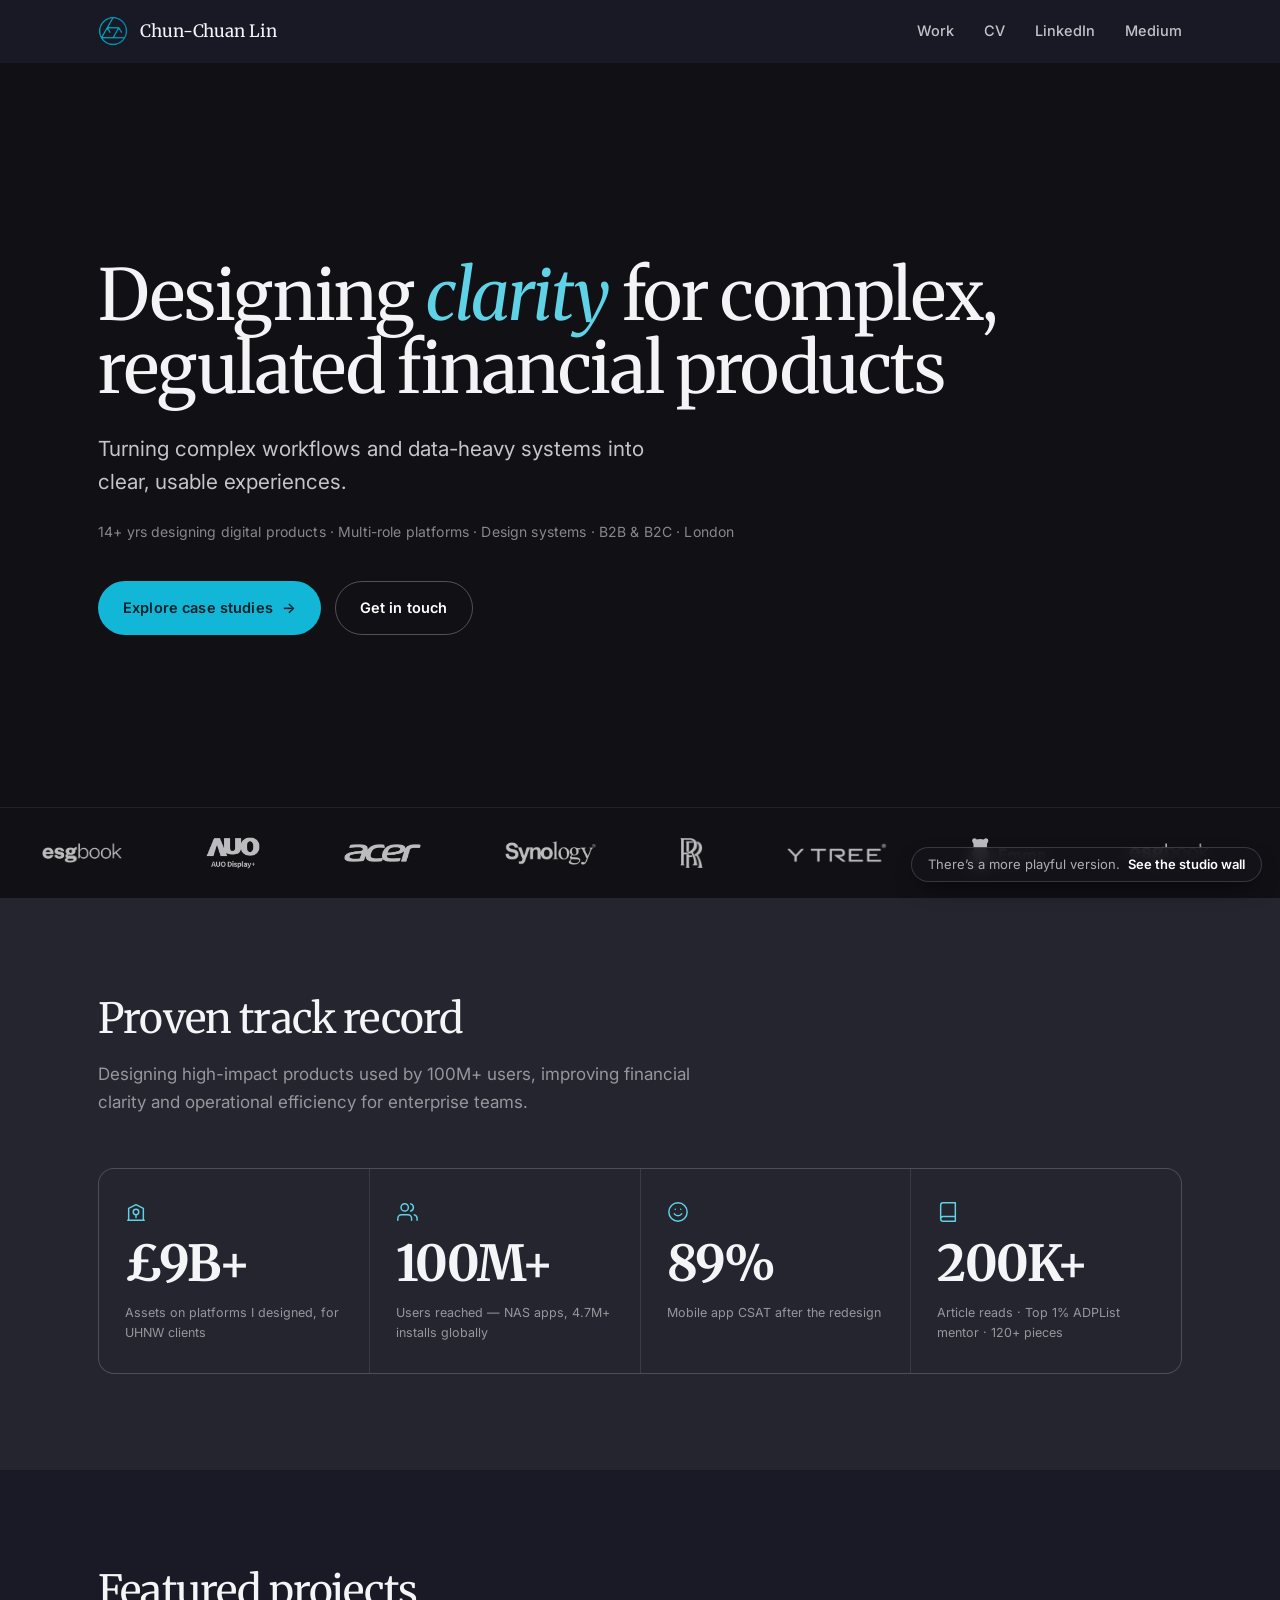
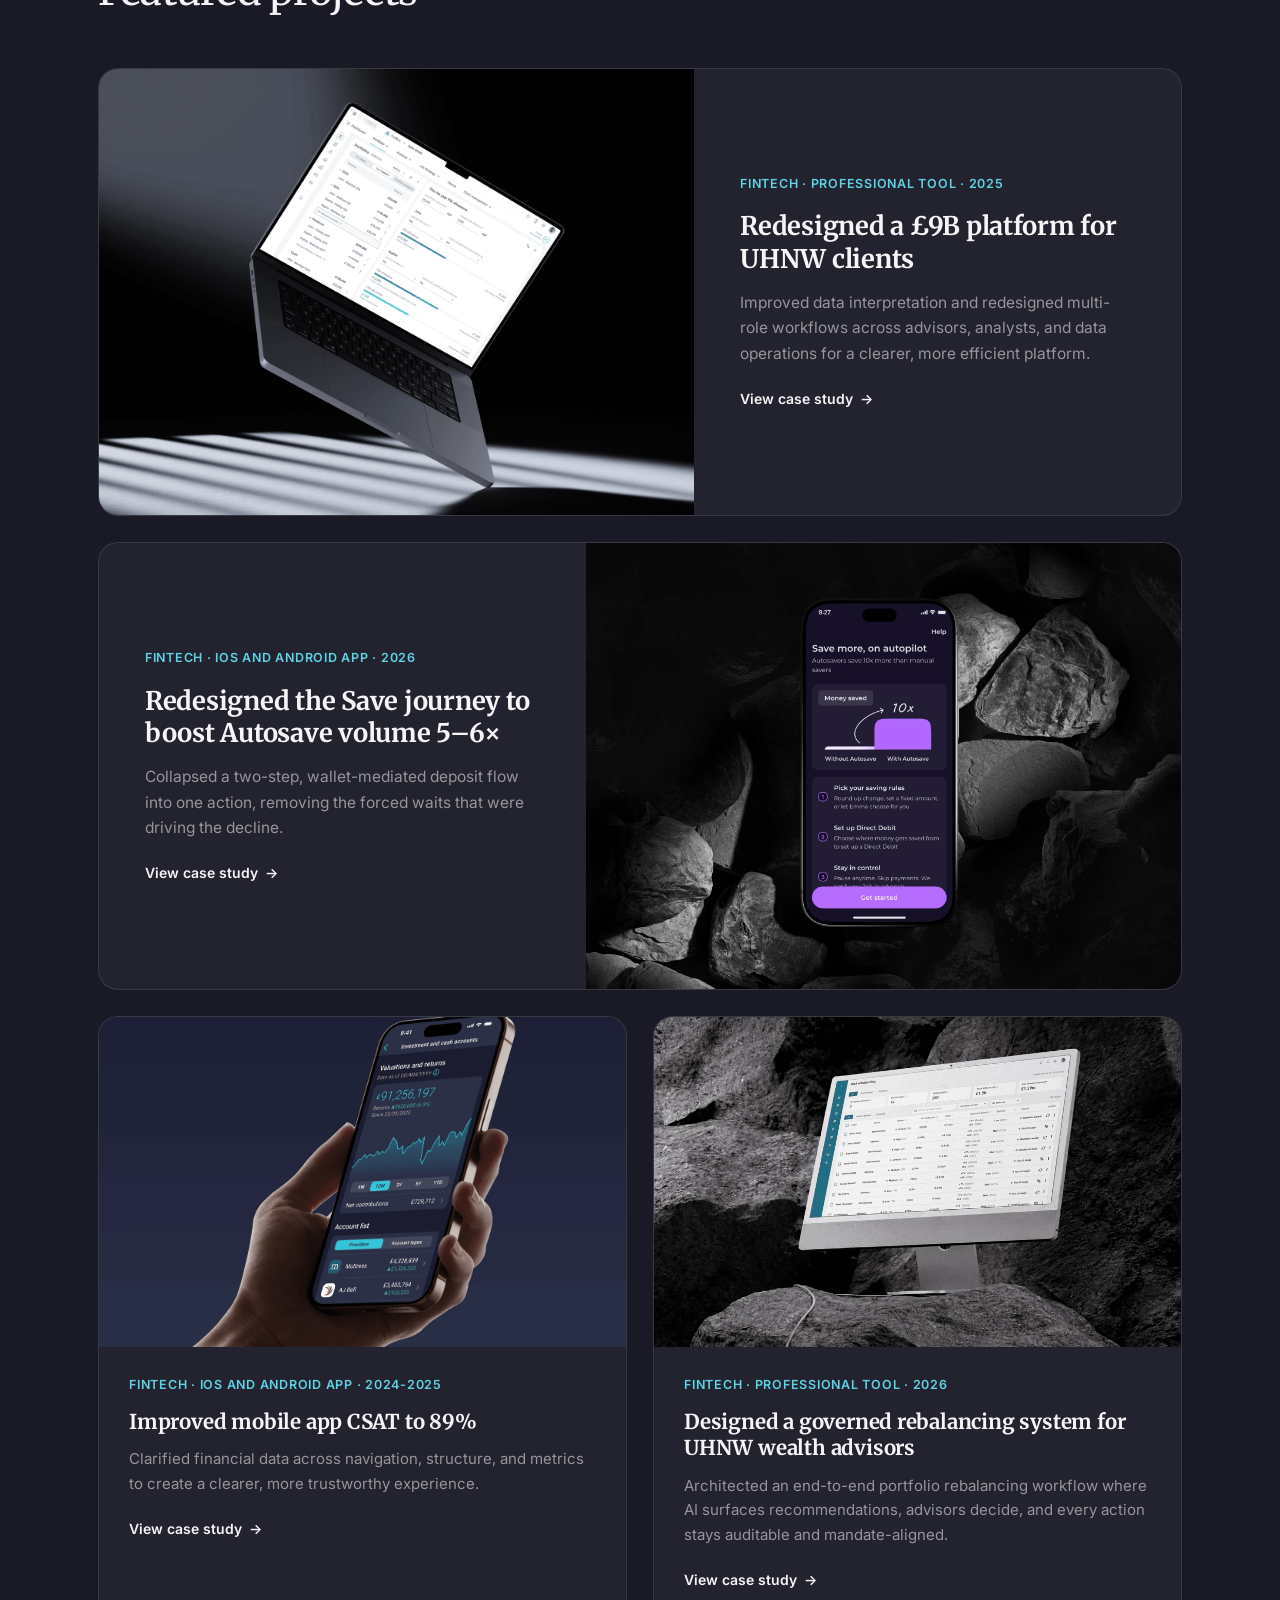
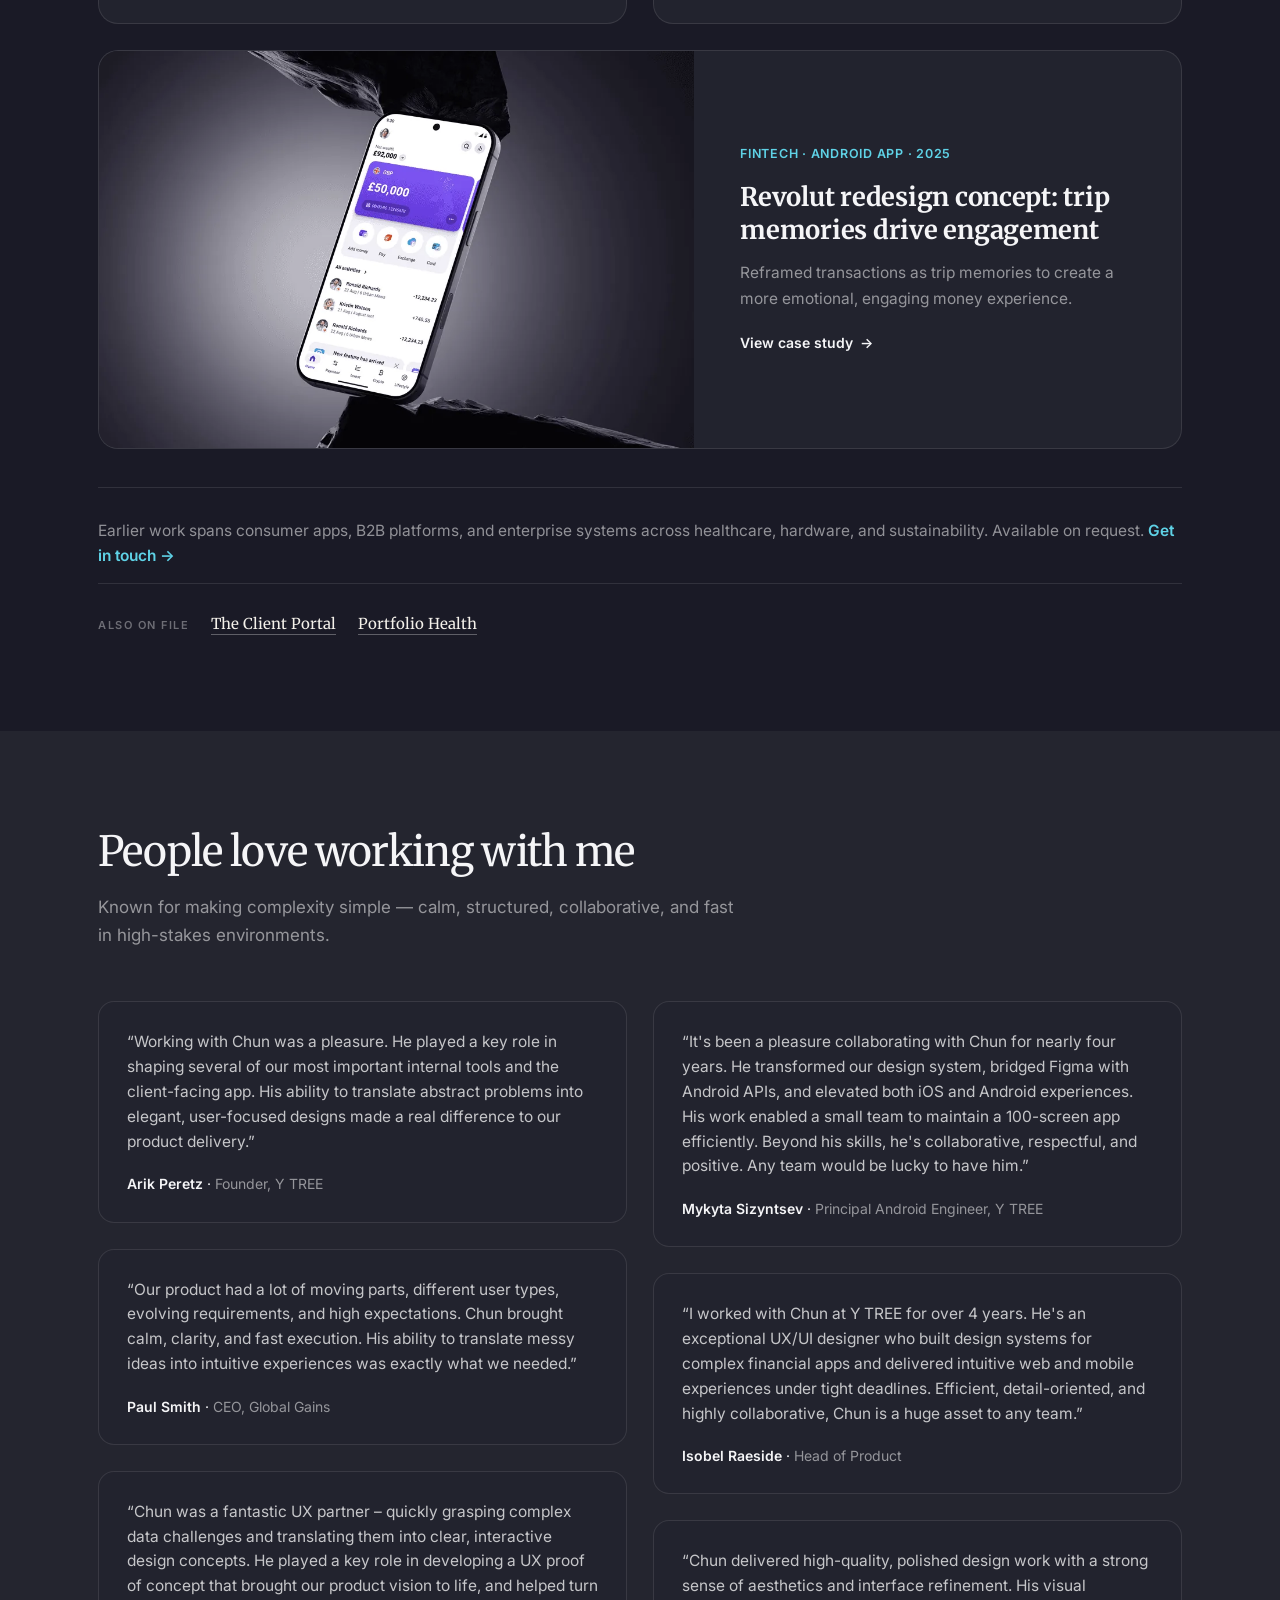
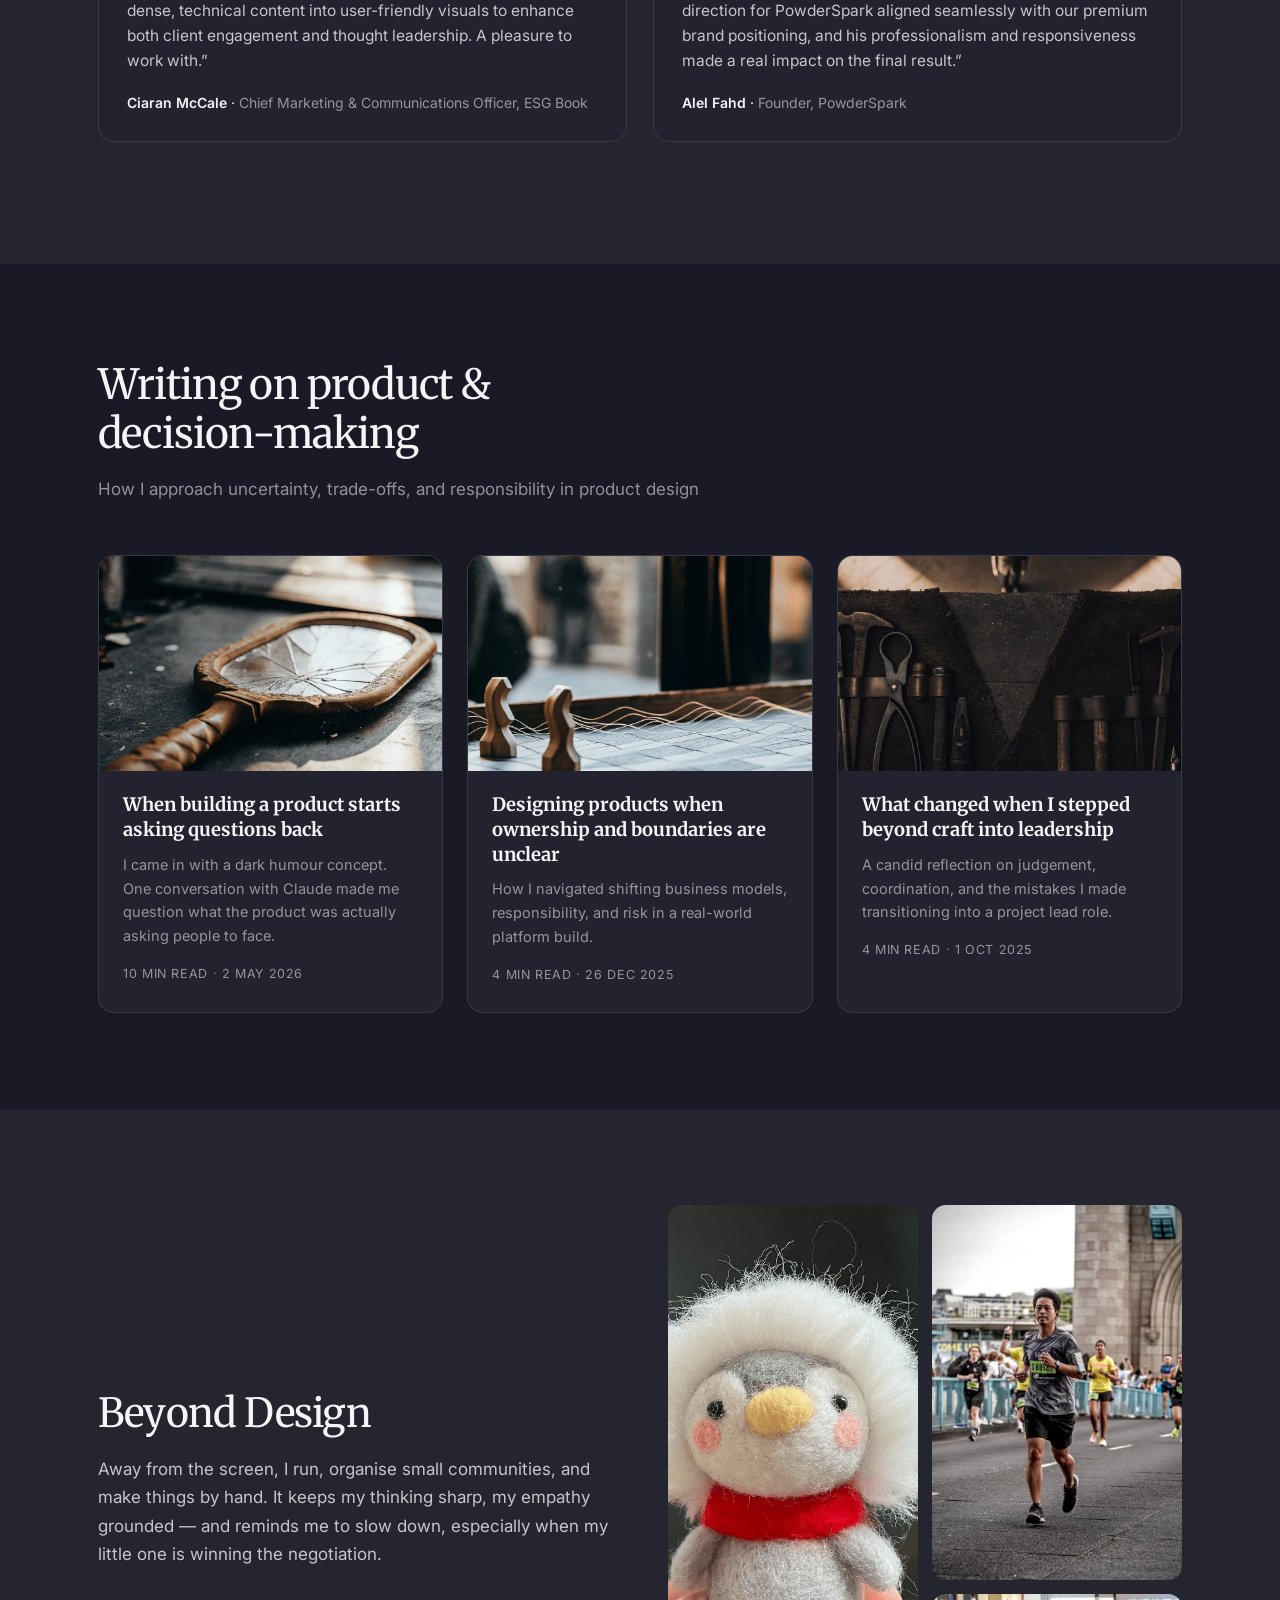
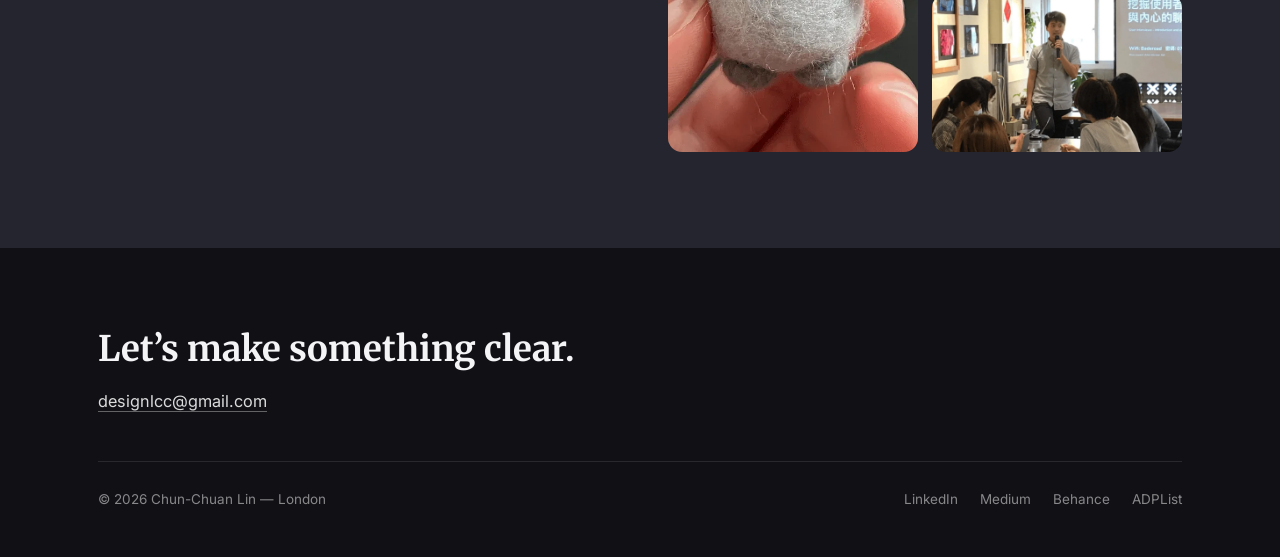
<file: index.html>
<!doctype html>
<html lang="en">
<head>
<meta charset="utf-8">
<meta name="viewport" content="width=device-width, initial-scale=1">
<title>Chun-Chuan Lin — Product designer for complex, regulated financial products</title>
<meta name="description" content="Turning complex workflows and data-heavy systems into clear, usable experiences.">
<meta name="robots" content="noindex, nofollow">
<meta property="og:title" content="Chun-Chuan Lin — Product designer for complex, regulated financial products">
<meta property="og:description" content="Turning complex workflows and data-heavy systems into clear, usable experiences.">
<meta property="og:type" content="website">
<meta property="og:image" content="https://chunchuanlin.design/assets/img/VFbImBTynQh7F0MmkZp4YDalEAE.webp">
<link rel="icon" type="image/png" href="assets/img/YUZRlfmyi6MVquyru4w5qhSXo.png">
<link rel="apple-touch-icon" href="assets/img/tBvzRdnmvt2RYUskQSvIiSIpaNc.png">
<link rel="preconnect" href="https://fonts.googleapis.com">
<link rel="preconnect" href="https://fonts.gstatic.com" crossorigin>
<link href="https://fonts.googleapis.com/css2?family=Merriweather:ital,wght@0,300;0,400;0,700;0,900;1,300;1,400;1,700;1,900&family=IBM+Plex+Mono:wght@400;500&family=Inter:wght@400;500;600;700&family=Source+Serif+4:ital,opsz,wght@0,8..60,400;0,8..60,600;1,8..60,400&family=Caveat:wght@500&display=swap" rel="stylesheet">
<link rel="stylesheet" href="assets/css/style.css?v=5820707c">
<link rel="stylesheet" href="assets/css/book.css?v=90f53a5d">
</head>
<body class="theme-dark classic">
<script>try{if(localStorage.getItem("cc_view")==="wall"&&!/[?&]classic/.test(location.search))location.replace("wall.html"+location.hash)}catch(e){}</script>
<a class="skip-link" href="#main-content">Skip to content</a>


<div class="cursor-dot" aria-hidden="true"></div>
<div class="cursor-badge" id="cursor-badge-locked">
  <svg viewBox="0 0 100 100" overflow="visible">
    <defs><path id="cursor-badge-locked-path" d="M 0,50 A 50,50 0 1,0 100,50 A 50,50 0 1,0 0,50"/></defs>
    <text><textPath href="#cursor-badge-locked-path" startOffset="0" dominant-baseline="hanging">Password protected | Private content | </textPath></text>
  </svg>
  <span class="cursor-badge-center"><svg class="cursor-badge-icon" viewBox="0 0 24 24" fill="none" stroke="currentColor" stroke-width="1.6" stroke-linecap="round" stroke-linejoin="round" aria-hidden="true"><path d="M16 12h1.4a.6.6 0 01.6.6v6.8a.6.6 0 01-.6.6H6.6a.6.6 0 01-.6-.6v-6.8a.6.6 0 01.6-.6H8m8 0V8c0-1.333-.8-4-4-4S8 6.667 8 8v4m8 0H8"/></svg></span>
</div><div class="cursor-badge" id="cursor-badge-view">
  <svg viewBox="0 0 100 100" overflow="visible">
    <defs><path id="cursor-badge-view-path" d="M 0,50 A 50,50 0 1,0 100,50 A 50,50 0 1,0 0,50"/></defs>
    <text><textPath href="#cursor-badge-view-path" startOffset="0" dominant-baseline="hanging">CLICK TO VIEW | CLICK TO VIEW | </textPath></text>
  </svg>
  
</div>
<header class="nav" id="nav">
  <div class="nav-in">
    <a class="brand" href="index.html">
      <img src="assets/img/ZoILuZUUzq1dYKgV54Ge7Sz8FY.webp" alt="">
      <span>Chun-Chuan&nbsp;Lin</span>
    </a>
    
    <button class="nav-toggle" aria-label="Menu" aria-expanded="false">
      <span class="bar"></span><span class="bar"></span><span class="bar"></span>
    </button>
    <nav class="nav-links">
      <a href="index.html#work">Work</a>
      <a href="https://drive.google.com/file/d/1oNs0wJNy0Ehd9rT3fSROXO7B89IPfbKE/view?usp=sharing" target="_blank" rel="noopener">CV</a>
      <a href="https://www.linkedin.com/in/chun-chuan-lin/" target="_blank" rel="noopener">LinkedIn</a>
      <a href="https://chunchuanlin.medium.com/" target="_blank" rel="noopener">Medium</a>
    </nav>
  </div>
  <div class="nav-backdrop"></div>
</header>
<main id="main-content">

<section class="hero" style="padding:0">
  <div class="hero-glow" aria-hidden="true"></div>
  <div class="hero-in">
    <h1 class="serif split hero-title"><span class="w">Designing</span> <span class="w"><em>clarity</em></span> <span class="w">for</span> <span class="w">complex,</span> <span class="w">regulated</span> <span class="w">financial</span> <span class="w">products</span></h1>
    <p class="lede hero-gate">Turning complex workflows and data-heavy systems into clear, usable experiences.</p>
    <p class="facts hero-gate">14+ yrs designing digital products · Multi-role platforms · Design systems · B2B &amp; B2C · London</p>
    <div class="cta hero-gate">
      <a class="btn btn-hero" href="#work">Explore case studies <span class="arrow" aria-hidden="true">&rarr;</span></a>
      <a class="btn btn-line" href="mailto:designlcc@gmail.com">Get in touch</a>
    </div>
  </div>
  <div class="hero-marquee" aria-label="Selected clients"><div class="logo-track"><span class="logo-set"><span class="logo logo--esg-book"><img src="assets/img/WaZQpNPN1t4JtiHF8fiXEEZxjs.webp" alt="ESG Book" decoding="async"></span><span class="logo logo--auo"><img src="assets/img/OKWbx2ef0NCYC9p3jaQaWuxgcI.webp" alt="AUO" decoding="async"></span><span class="logo logo--acer"><img src="assets/img/APajQVBZ2jTOIM9JD1r0TgQu3PM.webp" alt="Acer" decoding="async"></span><span class="logo logo--synology"><img src="assets/img/TvIhIKmN5KiMDOiA3kFlVmtSvu8.webp" alt="Synology" decoding="async"></span><span class="logo logo--rolls-royce"><img src="assets/img/MBduI2TKFzYs6vA1w2rtZoNE0E.webp" alt="Rolls-Royce" decoding="async"></span><span class="logo logo--y-tree"><img src="assets/img/tlOaLy0I5XkEXebVdQPJUZpZI.webp" alt="Y TREE" decoding="async"></span><span class="logo logo--emma"><img src="assets/img/emma-logo.svg" alt="Emma" decoding="async"></span></span><span class="logo-set" aria-hidden="true"><span class="logo logo--esg-book"><img src="assets/img/WaZQpNPN1t4JtiHF8fiXEEZxjs.webp" alt="ESG Book" decoding="async"></span><span class="logo logo--auo"><img src="assets/img/OKWbx2ef0NCYC9p3jaQaWuxgcI.webp" alt="AUO" decoding="async"></span><span class="logo logo--acer"><img src="assets/img/APajQVBZ2jTOIM9JD1r0TgQu3PM.webp" alt="Acer" decoding="async"></span><span class="logo logo--synology"><img src="assets/img/TvIhIKmN5KiMDOiA3kFlVmtSvu8.webp" alt="Synology" decoding="async"></span><span class="logo logo--rolls-royce"><img src="assets/img/MBduI2TKFzYs6vA1w2rtZoNE0E.webp" alt="Rolls-Royce" decoding="async"></span><span class="logo logo--y-tree"><img src="assets/img/tlOaLy0I5XkEXebVdQPJUZpZI.webp" alt="Y TREE" decoding="async"></span><span class="logo logo--emma"><img src="assets/img/emma-logo.svg" alt="Emma" decoding="async"></span></span><span class="logo-set" aria-hidden="true"><span class="logo logo--esg-book"><img src="assets/img/WaZQpNPN1t4JtiHF8fiXEEZxjs.webp" alt="ESG Book" decoding="async"></span><span class="logo logo--auo"><img src="assets/img/OKWbx2ef0NCYC9p3jaQaWuxgcI.webp" alt="AUO" decoding="async"></span><span class="logo logo--acer"><img src="assets/img/APajQVBZ2jTOIM9JD1r0TgQu3PM.webp" alt="Acer" decoding="async"></span><span class="logo logo--synology"><img src="assets/img/TvIhIKmN5KiMDOiA3kFlVmtSvu8.webp" alt="Synology" decoding="async"></span><span class="logo logo--rolls-royce"><img src="assets/img/MBduI2TKFzYs6vA1w2rtZoNE0E.webp" alt="Rolls-Royce" decoding="async"></span><span class="logo logo--y-tree"><img src="assets/img/tlOaLy0I5XkEXebVdQPJUZpZI.webp" alt="Y TREE" decoding="async"></span><span class="logo logo--emma"><img src="assets/img/emma-logo.svg" alt="Emma" decoding="async"></span></span><span class="logo-set" aria-hidden="true"><span class="logo logo--esg-book"><img src="assets/img/WaZQpNPN1t4JtiHF8fiXEEZxjs.webp" alt="ESG Book" decoding="async"></span><span class="logo logo--auo"><img src="assets/img/OKWbx2ef0NCYC9p3jaQaWuxgcI.webp" alt="AUO" decoding="async"></span><span class="logo logo--acer"><img src="assets/img/APajQVBZ2jTOIM9JD1r0TgQu3PM.webp" alt="Acer" decoding="async"></span><span class="logo logo--synology"><img src="assets/img/TvIhIKmN5KiMDOiA3kFlVmtSvu8.webp" alt="Synology" decoding="async"></span><span class="logo logo--rolls-royce"><img src="assets/img/MBduI2TKFzYs6vA1w2rtZoNE0E.webp" alt="Rolls-Royce" decoding="async"></span><span class="logo logo--y-tree"><img src="assets/img/tlOaLy0I5XkEXebVdQPJUZpZI.webp" alt="Y TREE" decoding="async"></span><span class="logo logo--emma"><img src="assets/img/emma-logo.svg" alt="Emma" decoding="async"></span></span><span class="logo-set" aria-hidden="true"><span class="logo logo--esg-book"><img src="assets/img/WaZQpNPN1t4JtiHF8fiXEEZxjs.webp" alt="ESG Book" decoding="async"></span><span class="logo logo--auo"><img src="assets/img/OKWbx2ef0NCYC9p3jaQaWuxgcI.webp" alt="AUO" decoding="async"></span><span class="logo logo--acer"><img src="assets/img/APajQVBZ2jTOIM9JD1r0TgQu3PM.webp" alt="Acer" decoding="async"></span><span class="logo logo--synology"><img src="assets/img/TvIhIKmN5KiMDOiA3kFlVmtSvu8.webp" alt="Synology" decoding="async"></span><span class="logo logo--rolls-royce"><img src="assets/img/MBduI2TKFzYs6vA1w2rtZoNE0E.webp" alt="Rolls-Royce" decoding="async"></span><span class="logo logo--y-tree"><img src="assets/img/tlOaLy0I5XkEXebVdQPJUZpZI.webp" alt="Y TREE" decoding="async"></span><span class="logo logo--emma"><img src="assets/img/emma-logo.svg" alt="Emma" decoding="async"></span></span><span class="logo-set" aria-hidden="true"><span class="logo logo--esg-book"><img src="assets/img/WaZQpNPN1t4JtiHF8fiXEEZxjs.webp" alt="ESG Book" decoding="async"></span><span class="logo logo--auo"><img src="assets/img/OKWbx2ef0NCYC9p3jaQaWuxgcI.webp" alt="AUO" decoding="async"></span><span class="logo logo--acer"><img src="assets/img/APajQVBZ2jTOIM9JD1r0TgQu3PM.webp" alt="Acer" decoding="async"></span><span class="logo logo--synology"><img src="assets/img/TvIhIKmN5KiMDOiA3kFlVmtSvu8.webp" alt="Synology" decoding="async"></span><span class="logo logo--rolls-royce"><img src="assets/img/MBduI2TKFzYs6vA1w2rtZoNE0E.webp" alt="Rolls-Royce" decoding="async"></span><span class="logo logo--y-tree"><img src="assets/img/tlOaLy0I5XkEXebVdQPJUZpZI.webp" alt="Y TREE" decoding="async"></span><span class="logo logo--emma"><img src="assets/img/emma-logo.svg" alt="Emma" decoding="async"></span></span><span class="logo-set" aria-hidden="true"><span class="logo logo--esg-book"><img src="assets/img/WaZQpNPN1t4JtiHF8fiXEEZxjs.webp" alt="ESG Book" decoding="async"></span><span class="logo logo--auo"><img src="assets/img/OKWbx2ef0NCYC9p3jaQaWuxgcI.webp" alt="AUO" decoding="async"></span><span class="logo logo--acer"><img src="assets/img/APajQVBZ2jTOIM9JD1r0TgQu3PM.webp" alt="Acer" decoding="async"></span><span class="logo logo--synology"><img src="assets/img/TvIhIKmN5KiMDOiA3kFlVmtSvu8.webp" alt="Synology" decoding="async"></span><span class="logo logo--rolls-royce"><img src="assets/img/MBduI2TKFzYs6vA1w2rtZoNE0E.webp" alt="Rolls-Royce" decoding="async"></span><span class="logo logo--y-tree"><img src="assets/img/tlOaLy0I5XkEXebVdQPJUZpZI.webp" alt="Y TREE" decoding="async"></span><span class="logo logo--emma"><img src="assets/img/emma-logo.svg" alt="Emma" decoding="async"></span></span><span class="logo-set" aria-hidden="true"><span class="logo logo--esg-book"><img src="assets/img/WaZQpNPN1t4JtiHF8fiXEEZxjs.webp" alt="ESG Book" decoding="async"></span><span class="logo logo--auo"><img src="assets/img/OKWbx2ef0NCYC9p3jaQaWuxgcI.webp" alt="AUO" decoding="async"></span><span class="logo logo--acer"><img src="assets/img/APajQVBZ2jTOIM9JD1r0TgQu3PM.webp" alt="Acer" decoding="async"></span><span class="logo logo--synology"><img src="assets/img/TvIhIKmN5KiMDOiA3kFlVmtSvu8.webp" alt="Synology" decoding="async"></span><span class="logo logo--rolls-royce"><img src="assets/img/MBduI2TKFzYs6vA1w2rtZoNE0E.webp" alt="Rolls-Royce" decoding="async"></span><span class="logo logo--y-tree"><img src="assets/img/tlOaLy0I5XkEXebVdQPJUZpZI.webp" alt="Y TREE" decoding="async"></span><span class="logo logo--emma"><img src="assets/img/emma-logo.svg" alt="Emma" decoding="async"></span></span></div></div>
</section>

<section class="alt" id="track">
  <div class="wrap">
    <div class="section-head reveal">
      <h2 class="serif split"><span class="w">Proven</span> <span class="w">track</span> <span class="w">record</span></h2>
      <p>Designing high-impact products used by 100M+ users, improving financial clarity and operational efficiency for enterprise teams.</p>
    </div>
    <div class="stats"><div class="stat reveal">
      <svg class="stat-icon" viewBox="0 0 24 24" fill="none" stroke="currentColor" stroke-width="1.6" stroke-linecap="round" stroke-linejoin="round" aria-hidden="true"><path d="M3 21h18M4 21V8l8-4 8 4v13"/><circle cx="12" cy="12" r="3"/><path d="M12 15v3"/></svg>
      <b data-count="£9B+">£9B+</b>
      <span>Assets on platforms I designed, for UHNW clients</span>
    </div><div class="stat reveal">
      <svg class="stat-icon" viewBox="0 0 24 24" fill="none" stroke="currentColor" stroke-width="1.6" stroke-linecap="round" stroke-linejoin="round" aria-hidden="true"><path d="M17 21v-2a4 4 0 0 0-4-4H6a4 4 0 0 0-4 4v2"/><circle cx="9.5" cy="7" r="4"/><path d="M23 21v-2a4 4 0 0 0-3-3.87M16 3.13a4 4 0 0 1 0 7.75"/></svg>
      <b data-count="100M+">100M+</b>
      <span>Users reached — NAS apps, 4.7M+ installs globally</span>
    </div><div class="stat reveal">
      <svg class="stat-icon" viewBox="0 0 24 24" fill="none" stroke="currentColor" stroke-width="1.6" stroke-linecap="round" stroke-linejoin="round" aria-hidden="true"><circle cx="12" cy="12" r="10"/><path d="M8 14s1.5 2 4 2 4-2 4-2M9 9h.01M15 9h.01"/></svg>
      <b data-count="89%">89%</b>
      <span>Mobile app CSAT after the redesign</span>
    </div><div class="stat reveal">
      <svg class="stat-icon" viewBox="0 0 24 24" fill="none" stroke="currentColor" stroke-width="1.6" stroke-linecap="round" stroke-linejoin="round" aria-hidden="true"><path d="M4 19.5A2.5 2.5 0 0 1 6.5 17H20M6.5 2H20v20H6.5A2.5 2.5 0 0 1 4 19.5v-15A2.5 2.5 0 0 1 6.5 2z"/></svg>
      <b data-count="200K+">200K+</b>
      <span>Article reads · Top 1% ADPList mentor · 120+ pieces</span>
    </div></div>
  </div>
</section>

<section id="work">
  <div class="wrap">
    <div class="section-head reveal">
      <h2 class="serif split"><span class="w">Featured</span> <span class="w">projects</span></h2>
      
    </div>
    <div class="projects"><a class="project lg reveal" href="work/provider-redesign.html" data-cursor-badge="cursor-badge-locked">
      <div class="shot"><img src="assets/img/VFbImBTynQh7F0MmkZp4YDalEAE.webp" alt="Redesigned a £9B platform for UHNW clients" loading="lazy"></div>
      <div class="body">
        <span class="tag">Fintech · Professional tool · 2025</span>
        <h3 class="serif">Redesigned a £9B platform for UHNW clients</h3>
        <p>Improved data interpretation and redesigned multi-role workflows across advisors, analysts, and data operations for a clearer, more efficient platform.</p>
        <span class="more">View case study <span class="arrow" aria-hidden="true">&rarr;</span></span>
      </div>
    </a><a class="project lg reverse reveal" href="work/save-journey-redesign.html" data-cursor-badge="cursor-badge-view">
      <div class="shot"><img src="assets/img/cs7-feature-card.webp" alt="Redesigned the Save journey to boost Autosave volume 5–6×" loading="lazy"></div>
      <div class="body">
        <span class="tag">Fintech · iOS and Android app · 2026</span>
        <h3 class="serif">Redesigned the Save journey to boost Autosave volume 5–6×</h3>
        <p>Collapsed a two-step, wallet-mediated deposit flow into one action, removing the forced waits that were driving the decline.</p>
        <span class="more">View case study <span class="arrow" aria-hidden="true">&rarr;</span></span>
      </div>
    </a><a class="project sm reveal" href="work/home-redesign.html" data-cursor-badge="cursor-badge-locked">
      <div class="shot"><img src="assets/img/YumomZDwZKkCPeDbRDVu0XXveg.webp" alt="Improved mobile app CSAT to 89%" loading="lazy"></div>
      <div class="body">
        <span class="tag">Fintech · iOS and Android app · 2024-2025</span>
        <h3 class="serif">Improved mobile app CSAT to 89%</h3>
        <p>Clarified financial data across navigation, structure, and metrics to create a clearer, more trustworthy experience.</p>
        <span class="more">View case study <span class="arrow" aria-hidden="true">&rarr;</span></span>
      </div>
    </a><a class="project sm reveal" href="work/wealth-management-system.html" data-cursor-badge="cursor-badge-view">
      <div class="shot"><img src="assets/img/E0ivBHq7jXSnA6J9aW9na1RmKs.webp" alt="Designed a governed rebalancing system for UHNW wealth advisors" loading="lazy"></div>
      <div class="body">
        <span class="tag">Fintech · Professional tool · 2026</span>
        <h3 class="serif">Designed a governed rebalancing system for UHNW wealth advisors</h3>
        <p>Architected an end-to-end portfolio rebalancing workflow where AI surfaces recommendations, advisors decide, and every action stays auditable and mandate-aligned.</p>
        <span class="more">View case study <span class="arrow" aria-hidden="true">&rarr;</span></span>
      </div>
    </a><a class="project lg reveal" href="work/trip-memories.html" data-cursor-badge="cursor-badge-view">
      <div class="shot"><img src="assets/img/TrorWvIDo5zv1eS2h04sgSZOtJ8.webp" alt="Revolut redesign concept: trip memories drive engagement" loading="lazy"></div>
      <div class="body">
        <span class="tag">Fintech · Android app · 2025</span>
        <h3 class="serif">Revolut redesign concept: trip memories drive engagement</h3>
        <p>Reframed transactions as trip memories to create a more emotional, engaging money experience.</p>
        <span class="more">View case study <span class="arrow" aria-hidden="true">&rarr;</span></span>
      </div>
    </a></div>
    <p class="earlier reveal">Earlier work spans consumer apps, B2B platforms, and enterprise systems across healthcare, hardware, and sustainability. Available on request. <a href="mailto:designlcc@gmail.com">Get in touch &rarr;</a></p>
    <p class="earlier more-c reveal"><span>Also on file</span><a href="work/client-portal.html">The Client Portal</a><a href="work/portfolio-health.html">Portfolio Health</a></p>
  </div>
</section>

<section class="alt" id="praise">
  <div class="wrap">
    <div class="section-head reveal">
      <h2 class="serif split"><span class="w">People</span> <span class="w">love</span> <span class="w">working</span> <span class="w">with</span> <span class="w">me</span></h2>
      <p>Known for making complexity simple — calm, structured, collaborative, and fast in high-stakes environments.</p>
    </div>
    <div class="quotes"><figure class="quote-card reveal">
      <p>&ldquo;Working with Chun was a pleasure. He played a key role in shaping several of our most important internal tools and the client-facing app. His ability to translate abstract problems into elegant, user-focused designs made a real difference to our product delivery.&rdquo;</p>
      <figcaption class="who"><b>Arik Peretz</b> &middot; <span>Founder, Y TREE</span></figcaption>
    </figure><figure class="quote-card reveal">
      <p>&ldquo;Our product had a lot of moving parts, different user types, evolving requirements, and high expectations. Chun brought calm, clarity, and fast execution. His ability to translate messy ideas into intuitive experiences was exactly what we needed.&rdquo;</p>
      <figcaption class="who"><b>Paul Smith</b> &middot; <span>CEO, Global Gains</span></figcaption>
    </figure><figure class="quote-card reveal">
      <p>&ldquo;Chun was a fantastic UX partner – quickly grasping complex data challenges and translating them into clear, interactive design concepts. He played a key role in developing a UX proof of concept that brought our product vision to life, and helped turn dense, technical content into user-friendly visuals to enhance both client engagement and thought leadership. A pleasure to work with.&rdquo;</p>
      <figcaption class="who"><b>Ciaran McCale</b> &middot; <span>Chief Marketing &amp; Communications Officer, ESG Book</span></figcaption>
    </figure><figure class="quote-card reveal">
      <p>&ldquo;It's been a pleasure collaborating with Chun for nearly four years. He transformed our design system, bridged Figma with Android APIs, and elevated both iOS and Android experiences. His work enabled a small team to maintain a 100-screen app efficiently. Beyond his skills, he's collaborative, respectful, and positive. Any team would be lucky to have him.&rdquo;</p>
      <figcaption class="who"><b>Mykyta Sizyntsev</b> &middot; <span>Principal Android Engineer, Y TREE</span></figcaption>
    </figure><figure class="quote-card reveal">
      <p>&ldquo;I worked with Chun at Y TREE for over 4 years. He's an exceptional UX/UI designer who built design systems for complex financial apps and delivered intuitive web and mobile experiences under tight deadlines. Efficient, detail-oriented, and highly collaborative, Chun is a huge asset to any team.&rdquo;</p>
      <figcaption class="who"><b>Isobel Raeside</b> &middot; <span>Head of Product</span></figcaption>
    </figure><figure class="quote-card reveal">
      <p>&ldquo;Chun delivered high-quality, polished design work with a strong sense of aesthetics and interface refinement. His visual direction for PowderSpark aligned seamlessly with our premium brand positioning, and his professionalism and responsiveness made a real impact on the final result.&rdquo;</p>
      <figcaption class="who"><b>Alel Fahd</b> &middot; <span>Founder, PowderSpark</span></figcaption>
    </figure></div>
  </div>
</section>

<section id="writing">
  <div class="wrap">
    <div class="section-head reveal">
      <h2 class="serif split"><span class="w">Writing</span> <span class="w">on</span> <span class="w">product</span> <span class="w">&amp;</span> <span class="w">decision-making</span></h2>
      <p>How I approach uncertainty, trade-offs, and responsibility in product design</p>
    </div>
    <div class="articles"><a class="article reveal" href="https://medium.com/uxcircles/i-set-out-to-build-a-finance-app-i-built-a-mirror-instead-6b107ab2728f?sk=03d0add8374b60059b2eae90fcde20f9" target="_blank" rel="noopener">
      <div class="thumb"><img src="assets/img/40FRjxl0HlhqNvaY4aWb44H30MI.webp" alt="" loading="lazy"></div>
      <div class="txt">
        <h3 class="serif">When building a product starts asking questions back</h3>
        <p>I came in with a dark humour concept. One conversation with Claude made me question what the product was actually asking people to face.</p>
        <div class="meta">10 min read · 2 May 2026</div>
      </div>
    </a><a class="article reveal" href="https://medium.com/uxcircles/when-business-models-shift-product-boundaries-blur-42042c20090c?sk=8a81b0a40e7a114c3df5a43632a78a0f" target="_blank" rel="noopener">
      <div class="thumb"><img src="assets/img/3IVkNVfdKZavRIKq4DdeuCbGA.webp" alt="" loading="lazy"></div>
      <div class="txt">
        <h3 class="serif">Designing products when ownership and boundaries are unclear</h3>
        <p>How I navigated shifting business models, responsibility, and risk in a real-world platform build.</p>
        <div class="meta">4 min read · 26 Dec 2025</div>
      </div>
    </a><a class="article reveal" href="https://medium.com/uxcircles/from-designer-to-project-lead-hard-lessons-learned-265f4e794357?sk=2e5d2838e4304d799aafafce5379b13a" target="_blank" rel="noopener">
      <div class="thumb"><img src="assets/img/kXqRFmuqyHqjHzJq8JqkbzVWV4I.webp" alt="" loading="lazy"></div>
      <div class="txt">
        <h3 class="serif">What changed when I stepped beyond craft into leadership</h3>
        <p>A candid reflection on judgement, coordination, and the mistakes I made transitioning into a project lead role.</p>
        <div class="meta">4 min read · 1 Oct 2025</div>
      </div>
    </a></div>
  </div>
</section>

<section class="alt" id="about">
  <div class="wrap beyond reveal">
    <div class="txt">
      <h2 class="serif split"><span class="w">Beyond</span> <span class="w">Design</span></h2>
      <p>Away from the screen, I run, organise small communities, and make things by hand. It keeps my thinking sharp, my empathy grounded — and reminds me to slow down, especially when my little one is winning the negotiation.</p>
    </div>
    <div class="grid">
      <img src="assets/img/pubfSbG1jti3bcDO1lPi5CjZF64.webp" alt="" loading="lazy">
      <img src="assets/img/sYfxENBCH0JeVRIsdHM3iYg3I.webp" alt="" loading="lazy">
      <img src="assets/img/0NGZxLJCJaQSqLhbFrQrbKQVUU.webp" alt="" loading="lazy">
    </div>
  </div>
</section>
</main>
<footer class="foot" id="contact">
  <div class="foot-in">
    <h2 class="serif reveal">Let&rsquo;s make something clear.</h2>
    <a class="mail reveal" href="mailto:designlcc@gmail.com">designlcc@gmail.com</a>
    <div class="row">
      <span>&copy; 2026 Chun-Chuan Lin — London</span>
      <span class="socials">
        <a href="https://www.linkedin.com/in/chun-chuan-lin/" target="_blank" rel="noopener">LinkedIn</a>
        <a href="https://chunchuanlin.medium.com/" target="_blank" rel="noopener">Medium</a>
        <a href="https://www.behance.net/designlcc" target="_blank" rel="noopener">Behance</a>
        <a href="https://adplist.org/mentors/chun-chuan-lin" target="_blank" rel="noopener">ADPList</a>
      </span>
    </div>
  </div>
</footer>

<a class="view-switch" href="wall.html" data-view="wall"><span>There&rsquo;s a more playful version.</span><b>See the studio wall</b></a>
<script>document.querySelector(".view-switch").addEventListener("click",function(){try{localStorage.setItem("cc_view",this.dataset.view)}catch(e){}})</script>
<script src="assets/js/main.js?v=11b02167" defer></script>

</body>
</html>
</file>
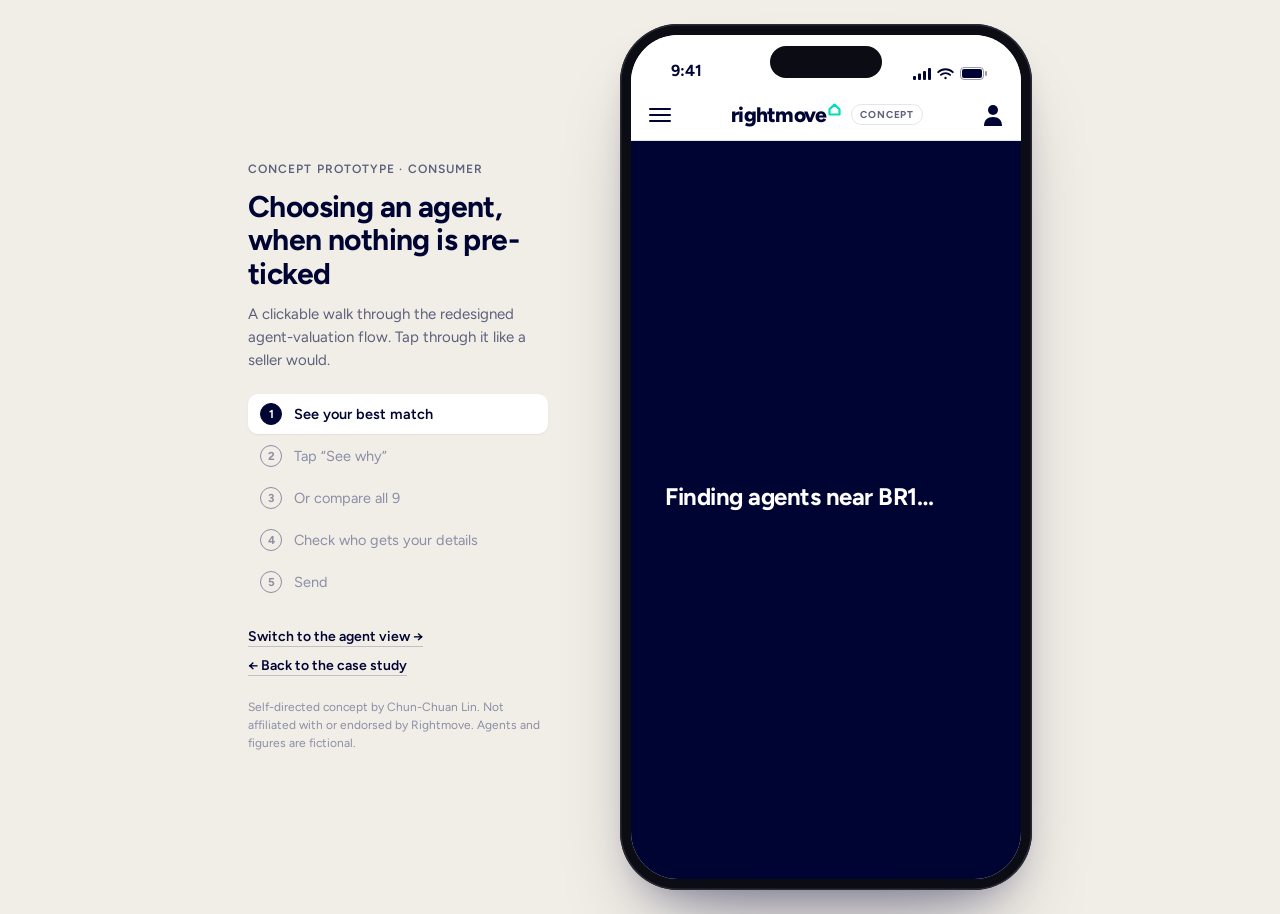
<file: prototype/rightmove/index.html>
<!doctype html>
<html lang="en">
<head>
<meta charset="utf-8">
<meta name="viewport" content="width=device-width,initial-scale=1,viewport-fit=cover">
<meta name="robots" content="noindex,nofollow">
<title>Choosing an agent · concept prototype · Chun-Chuan Lin</title>
<link rel="preconnect" href="https://fonts.googleapis.com">
<link rel="preconnect" href="https://fonts.gstatic.com" crossorigin>
<link href="https://fonts.googleapis.com/css2?family=Figtree:wght@400;500;600;700;800&display=swap" rel="stylesheet">
<style>
:root{
  --navy:#000433; --navy-2:#1b2057; --mint:#00deb6; --mint-ink:#00806a; --mint-soft:#e2faf4;
  --bg:#f4f4f5; --card:#fff; --ink:#000433; --muted:#5d607c; --faint:#8b8ea6; --line:#e4e5ec;
  --tag:#eeeef4; --warn:#b4532f;
  --font:"Figtree",-apple-system,BlinkMacSystemFont,"Segoe UI",Arial,sans-serif;
  --ease:cubic-bezier(.2,.8,.2,1);
}
*{box-sizing:border-box;-webkit-tap-highlight-color:transparent}
html,body{height:100%}
body{margin:0;font-family:var(--font);color:var(--ink);background:#f1eee7;-webkit-font-smoothing:antialiased}
button{font:inherit;color:inherit;background:none;border:0;padding:0;cursor:pointer}
b,strong{font-weight:700}

/* ---------- stage (desktop) ---------- */
.stage{min-height:100%;display:flex;align-items:center;justify-content:center;gap:72px;padding:24px}
.note{width:300px;flex:none}
.note .eyebrow{font-size:12px;letter-spacing:.09em;text-transform:uppercase;color:var(--muted);font-weight:600}
.note h1{font-size:30px;line-height:1.12;margin:14px 0 12px;letter-spacing:-.02em}
.note p{font-size:15px;line-height:1.55;color:var(--muted);margin:0 0 22px}
.note ol{list-style:none;margin:0 0 26px;padding:0;display:flex;flex-direction:column;gap:2px}
.note li{display:flex;gap:12px;align-items:center;font-size:14.5px;color:var(--faint);padding:9px 12px;border-radius:10px;transition:background .3s,color .3s}
.note li i{font-style:normal;width:22px;height:22px;border-radius:50%;border:1.5px solid currentColor;display:grid;place-items:center;font-size:11.5px;font-weight:700;flex:none}
.note li.on{background:#fff;color:var(--ink);font-weight:600;box-shadow:0 1px 2px rgba(0,4,51,.06)}
.note li.on i{background:var(--navy);border-color:var(--navy);color:#fff}
.note li.done{color:var(--muted)}
.note li.done i{background:var(--mint);border-color:var(--mint);color:var(--navy)}
.note .links{display:flex;flex-direction:column;gap:10px;font-size:14px;font-weight:600}
.note .links a{color:var(--ink);text-decoration:none;border-bottom:1.5px solid rgba(0,4,51,.2);align-self:flex-start;padding-bottom:1px}
.note .links a:hover{border-color:var(--ink)}
.note .fine{font-size:12px;color:var(--faint);margin:22px 0 0;line-height:1.5;text-align:left}

.device{position:relative;flex:none;width:412px;height:866px;border-radius:58px;background:#0c0c14;padding:11px;
  box-shadow:0 0 0 1.5px #2b2b36 inset,0 50px 90px -40px rgba(0,4,51,.45),0 18px 36px -18px rgba(0,4,51,.3);transform-origin:center}
.island{pointer-events:none;position:absolute;top:22px;left:50%;transform:translateX(-50%);width:112px;height:32px;border-radius:20px;background:#0c0c14;z-index:30}
.screen{position:relative;width:390px;height:844px;border-radius:47px;overflow:hidden;overflow:clip;background:var(--bg);display:flex;flex-direction:column}
.statusbar{height:54px;flex:none;background:#fff;display:flex;align-items:flex-end;justify-content:space-between;padding:0 34px 9px 40px;font-weight:700;font-size:16px;letter-spacing:-.01em;z-index:5}
.statusbar .ic{display:flex;gap:6px;align-items:center}
.homebar{position:absolute;bottom:8px;left:50%;transform:translateX(-50%);width:134px;height:5px;border-radius:3px;background:var(--navy);opacity:.9;z-index:40;pointer-events:none}

/* ---------- app shell ---------- */
.topbar{height:52px;flex:none;background:#fff;display:flex;align-items:center;justify-content:space-between;padding:0 18px;border-bottom:1px solid var(--line);z-index:4}
.wordmark{display:flex;align-items:flex-start;gap:2px;font-weight:800;font-size:21px;letter-spacing:-.035em}
.wordmark svg{margin-top:1px}
.concept-pill{font-size:10px;font-weight:700;letter-spacing:.08em;text-transform:uppercase;color:var(--muted);border:1px solid var(--line);border-radius:20px;padding:3px 8px;margin-left:8px;align-self:center}
.views{position:relative;flex:1;min-height:0;overflow:hidden;overflow:clip}
.view{position:absolute;inset:0;overflow-y:auto;overscroll-behavior:contain;padding-bottom:28px;
  transform:translateX(100%);opacity:0;pointer-events:none;transition:transform .42s var(--ease),opacity .3s;scrollbar-width:none}
.view::-webkit-scrollbar{display:none}
.view.active{transform:none;opacity:1;pointer-events:auto}
.view.left{transform:translateX(-28%);opacity:0}

/* progress */
.steps{display:flex;gap:6px;margin-bottom:8px}
.steps span{flex:1;height:4px;border-radius:2px;background:rgba(255,255,255,.22)}
.steps span.on{background:var(--mint)}
.steps.light span{background:#dcdde6}
.steps.light span.on{background:var(--navy)}
.stepline{display:flex;justify-content:space-between;font-size:12.5px;font-weight:600;opacity:.8}

/* match view */
.hero{background:var(--navy);color:#fff;padding:18px 20px 76px;border-radius:0 0 26px 26px}
.hero h2{font-size:27px;line-height:1.12;letter-spacing:-.02em;margin:20px 0 10px;font-weight:700}
.hero h2 em{font-style:normal;color:var(--mint)}
.hero p{margin:0;font-size:14.5px;line-height:1.5;color:rgba(255,255,255,.78)}
.hero p b{color:#fff}
.basis{display:flex;gap:6px;flex-wrap:wrap;margin-top:14px}
.basis span{font-size:12px;font-weight:600;background:rgba(255,255,255,.1);border:1px solid rgba(255,255,255,.16);border-radius:20px;padding:5px 10px;display:flex;align-items:center;gap:5px}

.card{background:var(--card);border-radius:18px;margin:0 16px;box-shadow:0 1px 2px rgba(0,4,51,.05),0 10px 26px -14px rgba(0,4,51,.22)}
.match{margin-top:-58px;position:relative;overflow:hidden}
.match-tag{position:absolute;top:0;left:18px;background:var(--mint);color:var(--navy);font-size:11px;font-weight:800;letter-spacing:.07em;text-transform:uppercase;padding:5px 10px;border-radius:0 0 8px 8px}
.ahead{display:flex;align-items:center;gap:12px;padding:38px 18px 14px}
.tile{width:48px;height:48px;border-radius:12px;display:grid;place-items:center;color:#fff;font-weight:800;font-size:15px;letter-spacing:-.02em;flex:none}
.tile.serif{font-family:Georgia,"Times New Roman",serif;font-weight:700}
.tile.sm{width:40px;height:40px;border-radius:10px;font-size:13px}
.ahead .who{flex:1;min-width:0}
.ahead .who b{display:block;font-size:19px;letter-spacing:-.015em;line-height:1.2}
.ahead .who small{font-size:13px;color:var(--muted)}
.ring{position:relative;width:54px;height:54px;flex:none;display:grid;place-items:center;border-radius:50%}
.ring svg{position:absolute;inset:0;transform:rotate(-90deg)}
.ring b{font-size:18px;font-weight:800;letter-spacing:-.02em;position:relative}
.ring.sm{width:40px;height:40px}.ring.sm b{font-size:14px}
.ring.lg{width:84px;height:84px}.ring.lg b{font-size:29px}

.map{position:relative;margin:0 18px;border-radius:12px;overflow:hidden;height:148px;background:#eef0f3}
.map svg{display:block;width:100%;height:100%}
.map .cap{position:absolute;left:8px;bottom:8px;background:#fff;border-radius:8px;padding:6px 9px;font-size:12px;font-weight:600;box-shadow:0 2px 8px rgba(0,4,51,.14);display:flex;align-items:center;gap:6px}
.map .cap i{width:8px;height:8px;border-radius:50%;background:var(--navy);box-shadow:0 0 0 2px #fff,0 0 0 3px var(--navy)}
.pulse{animation:pulse 2.2s ease-out infinite;transform-origin:163px 76px}
@keyframes pulse{0%{transform:scale(.6);opacity:.7}100%{transform:scale(2.3);opacity:0}}

.trio{display:grid;grid-template-columns:repeat(3,1fr);padding:14px 10px 4px}
.trio div{padding:0 8px;border-left:1px solid var(--line)}
.trio div:first-child{border-left:0}
.trio b{display:block;font-size:21px;letter-spacing:-.02em;font-weight:800}
.trio b small{font-size:12.5px;font-weight:700;margin-left:2px}
.trio span{display:block;font-size:11.5px;line-height:1.3;color:var(--muted);margin-top:2px}
.actions{display:flex;gap:10px;padding:14px 18px 18px}
.btn{height:50px;border-radius:12px;font-weight:700;font-size:15.5px;display:flex;align-items:center;justify-content:center;gap:8px;padding:0 18px;transition:background .2s,transform .15s,box-shadow .2s,color .2s}
.btn:active{transform:scale(.98)}
.btn.primary{background:var(--mint);color:var(--navy);flex:1}
.btn.ghost{box-shadow:0 0 0 1.5px var(--navy) inset}
.btn.chosen{background:var(--navy);color:#fff}
.btn[disabled]{background:#e4e5ec;color:#9b9db3;cursor:default}

.sponsored{margin-top:14px;padding:14px 16px 16px;box-shadow:0 0 0 1px var(--line) inset}
.sp-label{display:flex;align-items:center;gap:8px;font-size:12px;color:var(--muted);margin-bottom:12px}
.sp-tag{font-size:10.5px;font-weight:800;letter-spacing:.08em;text-transform:uppercase;color:var(--ink);background:var(--tag);border-radius:5px;padding:3px 7px;flex:none}
.sp-row{display:flex;align-items:center;gap:12px}
.sp-row .who{flex:1;min-width:0}
.sp-row .who b{display:block;font-size:16px;letter-spacing:-.01em}
.sp-row .who small{font-size:12.5px;color:var(--muted)}
.pick{width:30px;height:30px;border-radius:8px;box-shadow:0 0 0 2px var(--navy) inset;display:grid;place-items:center;flex:none;transition:background .18s}
.pick svg{opacity:0;transform:scale(.5);transition:.2s var(--ease)}
.pick[aria-pressed="true"]{background:var(--navy)}
.pick[aria-pressed="true"] svg{opacity:1;transform:none}

.linkrow{display:flex;align-items:center;justify-content:space-between;width:calc(100% - 32px);margin:14px 16px 0;padding:16px 18px;background:#fff;border-radius:14px;font-weight:700;font-size:15px;box-shadow:0 0 0 1px var(--line) inset}
.linkrow small{display:block;font-weight:500;font-size:12.5px;color:var(--muted);margin-top:2px;text-align:left}
.fine{font-size:11.5px;color:var(--faint);text-align:center;margin:18px 28px 0;line-height:1.5}

/* loading */
.loading{position:absolute;inset:0;background:var(--navy);color:#fff;z-index:3;display:flex;flex-direction:column;justify-content:center;padding:0 34px;transition:opacity .5s,visibility .5s}
.loading.gone{opacity:0;visibility:hidden}
.loading h3{font-size:24px;line-height:1.2;letter-spacing:-.02em;margin:0 0 26px}
.loading li{list-style:none;display:flex;align-items:center;gap:12px;font-size:15px;padding:9px 0;color:rgba(255,255,255,.45);transition:color .3s}
.loading ul{margin:0;padding:0}
.loading li i{width:20px;height:20px;border-radius:50%;border:2px solid rgba(255,255,255,.3);display:grid;place-items:center;flex:none;transition:.3s}
.loading li i svg{opacity:0}
.loading li.ok{color:#fff}
.loading li.ok i{background:var(--mint);border-color:var(--mint)}
.loading li.ok i svg{opacity:1}

/* compare view */
.pad{padding:16px 16px 0}
.back{display:inline-flex;align-items:center;gap:4px;font-size:14px;font-weight:600;color:var(--muted);padding:4px 0}
.pad h2{font-size:25px;letter-spacing:-.02em;margin:10px 0 4px;line-height:1.15}
.pad .sub{font-size:13.5px;color:var(--muted);margin:0}
.chips{display:flex;gap:8px;overflow-x:auto;padding:14px 16px 12px;scrollbar-width:none}
.chips::-webkit-scrollbar{display:none}
.chip{flex:none;height:36px;padding:0 14px;border-radius:20px;font-size:13.5px;font-weight:600;background:#fff;box-shadow:0 0 0 1px var(--line) inset;transition:.2s}
.chip.on{background:var(--navy);color:#fff;box-shadow:none}
.list{margin:0 16px;background:#fff;border-radius:16px;overflow:hidden;box-shadow:0 1px 2px rgba(0,4,51,.05)}
.row{display:grid;grid-template-columns:20px 40px 1fr auto auto;column-gap:10px;align-items:center;padding:13px 14px;border-top:1px solid var(--line);position:relative;background:#fff;cursor:pointer}
.row:first-child{border-top:0}
.row .rank{font-size:13px;font-weight:700;color:var(--faint);text-align:center}
.row .name b{display:block;font-size:15.5px;letter-spacing:-.01em;line-height:1.25}
.row .name small{font-size:12px;color:var(--muted)}
.row .metrics{grid-column:3 / -1;display:flex;gap:6px;margin-top:8px;flex-wrap:wrap}
.row .metrics span{font-size:11.5px;color:var(--muted);background:var(--bg);border-radius:6px;padding:3px 7px;white-space:nowrap;transition:.25s}
.row .metrics span.hot{background:var(--mint-soft);color:var(--mint-ink);font-weight:700}
.row.sp{background:#fafafc}
.row.sp .rank{font-size:9.5px;letter-spacing:.04em;text-transform:uppercase;color:var(--ink);font-weight:800}
.row .spnote{grid-column:3 / -1;font-size:11.5px;color:var(--muted);margin-top:6px}
.row .spnote b{color:var(--ink)}
.row.sel::before{content:"";position:absolute;left:0;top:0;bottom:0;width:3px;background:var(--mint)}

/* dock */
.dock{flex:none;background:#fff;border-top:1px solid var(--line);padding:11px 16px 26px;z-index:6;transition:transform .35s var(--ease)}
.dock.hide{transform:translateY(110%);position:absolute;bottom:0;left:0;right:0}
.dock .status{display:flex;align-items:center;gap:8px;font-size:12.5px;color:var(--muted);margin-bottom:9px;min-height:22px}
.dock .stack{display:flex}
.dock .stack .tile{width:22px;height:22px;border-radius:6px;font-size:0;margin-left:-5px;box-shadow:0 0 0 2px #fff}
.dock .stack .tile:first-child{margin-left:0}
.dock .btn{width:100%}

/* sheet */
.scrim{position:absolute;inset:0;background:rgba(0,4,51,.45);opacity:0;pointer-events:none;transition:opacity .3s;z-index:10}
.scrim.on{opacity:1;pointer-events:auto}
.sheet{position:absolute;left:0;right:0;bottom:0;max-height:88%;background:#fff;border-radius:24px 24px 0 0;z-index:11;transform:translateY(105%);visibility:hidden;transition:transform .45s var(--ease),visibility 0s .45s;overflow-y:auto;padding:10px 20px 34px;scrollbar-width:none}
.sheet::-webkit-scrollbar{display:none}
.sheet.on{transform:none;visibility:visible;transition:transform .45s var(--ease),visibility 0s}
.grab{width:38px;height:4px;border-radius:2px;background:#d5d6e0;margin:0 auto 16px}
.sh-head{display:flex;align-items:center;gap:14px}
.sh-head .who{flex:1}
.sh-head .who small{font-size:12px;font-weight:700;letter-spacing:.07em;text-transform:uppercase;color:var(--muted)}
.sh-head .who b{display:block;font-size:22px;letter-spacing:-.02em;line-height:1.2;margin-top:2px}
.sh-basis{font-size:13.5px;line-height:1.5;color:var(--muted);margin:14px 0 18px;padding:11px 13px;background:var(--bg);border-radius:10px}
.sh-basis b{color:var(--ink)}
.part{padding:13px 0;border-top:1px solid var(--line)}
.part .top{display:flex;justify-content:space-between;align-items:baseline;font-size:15px;font-weight:700}
.part .top span{font-size:13px;font-weight:700;color:var(--muted)}
.part .top span b{color:var(--ink);font-size:15px}
.part .bar{height:6px;border-radius:3px;background:var(--line);margin:9px 0 7px;overflow:hidden}
.part .bar i{display:block;height:100%;border-radius:3px;background:var(--mint);width:0;transition:width .8s var(--ease) .15s}
.part p{margin:0;font-size:13px;color:var(--muted);line-height:1.45}
.never{border-top:1px solid var(--line);padding-top:14px;margin-top:2px}
.never h4{margin:0 0 9px;font-size:12px;letter-spacing:.07em;text-transform:uppercase;color:var(--muted)}
.never div{display:flex;gap:7px;flex-wrap:wrap}
.never span{font-size:12.5px;font-weight:600;color:var(--muted);box-shadow:0 0 0 1px var(--line) inset;border-radius:20px;padding:5px 10px;display:flex;align-items:center;gap:6px}
.src{font-size:12px;color:var(--faint);line-height:1.5;margin:14px 0 16px}
.sheet .btn{width:100%}

/* details */
.sendto{margin:16px 16px 0;padding:14px 16px;background:#fff;border-radius:16px;box-shadow:0 0 0 1px var(--line) inset}
.sendto h4{margin:0 0 10px;font-size:12px;letter-spacing:.07em;text-transform:uppercase;color:var(--muted);display:flex;justify-content:space-between}
.sendto h4 button{font-size:13px;font-weight:700;text-transform:none;letter-spacing:0;color:var(--ink);text-decoration:underline;text-underline-offset:3px}
.sendto .a{display:flex;align-items:center;gap:10px;padding:6px 0;font-size:15px;font-weight:700}
.sendto .a small{margin-left:auto;font-weight:500;font-size:12.5px;color:var(--muted)}
.form{margin:14px 16px 0}
.field{margin-bottom:12px}
.field label{display:block;font-size:13px;font-weight:600;margin-bottom:6px}
.field .in{height:50px;border-radius:10px;background:#fff;box-shadow:0 0 0 1.5px #c9cbd9 inset;display:flex;align-items:center;padding:0 14px;font-size:15.5px}
.two{display:grid;grid-template-columns:1fr 1fr;gap:10px}
.seg{display:flex;gap:8px}
.seg button{flex:1;height:44px;border-radius:10px;font-size:14px;font-weight:600;background:#fff;box-shadow:0 0 0 1.5px #c9cbd9 inset;transition:.2s}
.seg button.on{background:var(--navy);color:#fff;box-shadow:none}
.consent{margin:6px 16px 0;padding:14px 14px 14px 46px;position:relative;background:var(--mint-soft);border-radius:14px;font-size:13.5px;line-height:1.5}
.consent svg{position:absolute;left:14px;top:15px}
.consent b{display:block;margin-bottom:2px}
.consent span{color:#27566a}

/* sent */
.sent{padding:38px 22px 0;text-align:center}
.tick{width:76px;height:76px;border-radius:50%;background:var(--mint);margin:0 auto 20px;display:grid;place-items:center;transform:scale(.4);opacity:0;transition:.5s var(--ease) .15s}
.view.active .tick{transform:none;opacity:1}
.tick path{stroke-dasharray:40;stroke-dashoffset:40;transition:stroke-dashoffset .45s ease .5s}
.view.active .tick path{stroke-dashoffset:0}
.sent h2{font-size:26px;letter-spacing:-.02em;line-height:1.15;margin:0 0 8px}
.sent > p{font-size:14.5px;color:var(--muted);margin:0 0 20px;line-height:1.5}
.box{background:#fff;border-radius:16px;text-align:left;padding:6px 16px;box-shadow:0 0 0 1px var(--line) inset}
.box .a{display:flex;align-items:center;gap:12px;padding:11px 0;border-top:1px solid var(--line)}
.box .a:first-child{border-top:0}
.box .a b{display:block;font-size:15.5px}
.box .a small{font-size:12.5px;color:var(--muted)}
.box .a em{margin-left:auto;font-style:normal;font-size:11.5px;font-weight:700;color:var(--mint-ink);background:var(--mint-soft);border-radius:20px;padding:4px 9px;white-space:nowrap}
.notsent{margin-top:12px;font-size:13.5px;line-height:1.5;text-align:left;padding:13px 14px;border-radius:14px;background:var(--navy);color:rgba(255,255,255,.8)}
.notsent b{color:#fff}
.next{text-align:left;margin-top:20px}
.next h4{font-size:12px;letter-spacing:.07em;text-transform:uppercase;color:var(--muted);margin:0 0 12px}
.next ol{list-style:none;margin:0;padding:0}
.next li{position:relative;padding:0 0 16px 28px;font-size:14px;line-height:1.45;color:var(--muted)}
.next li b{display:block;color:var(--ink);font-size:14.5px}
.next li::before{content:"";position:absolute;left:5px;top:5px;width:9px;height:9px;border-radius:50%;background:#fff;box-shadow:0 0 0 2px var(--navy)}
.next li:first-child::before{background:var(--navy)}
.next li::after{content:"";position:absolute;left:9px;top:18px;bottom:-2px;width:1.5px;background:#cfd0dc}
.next li:last-child::after{display:none}
.restart{margin:6px auto 0;font-size:14px;font-weight:700;text-decoration:underline;text-underline-offset:3px;padding:10px}

.toast{position:absolute;left:16px;right:16px;bottom:118px;background:var(--navy);color:#fff;font-size:13.5px;line-height:1.4;padding:12px 14px;border-radius:12px;z-index:9;opacity:0;transform:translateY(10px);pointer-events:none;transition:.3s var(--ease)}
.toast.on{opacity:1;transform:none}

/* tap ripple (demo recording + touch feedback) */
.tap{position:fixed;width:44px;height:44px;margin:-22px 0 0 -22px;border-radius:50%;background:rgba(0,4,51,.22);box-shadow:0 0 0 2px rgba(255,255,255,.7);pointer-events:none;z-index:99;animation:tap .55s ease-out forwards}
@keyframes tap{0%{transform:scale(.5);opacity:1}100%{transform:scale(1.25);opacity:0}}

/* ---------- real phones: drop the frame ---------- */
@media (max-width:760px){
  body{background:var(--bg)}
  .stage{display:block;padding:0;height:100%}
  .note,.island,.statusbar,.homebar{display:none}
  .device{width:100%;height:100%;border-radius:0;padding:0;box-shadow:none;background:none;transform:none!important}
  .screen{width:100%;height:100%;border-radius:0}
  .dock{padding-bottom:max(16px,env(safe-area-inset-bottom))}
}
/* ---------- simplified layer ---------- */
.hero{padding-bottom:72px}
.hero h2{margin:14px 0 8px}
.map{height:122px}
.card.match{margin-top:-58px}
.hero p{font-size:15px}
.ahead{padding:34px 18px 12px}
.ahead .who small{font-size:13.5px}
.why{list-style:none;margin:0;padding:14px 18px 2px;display:flex;flex-direction:column;gap:11px}
.why li{display:flex;align-items:center;gap:11px;font-size:16px}
.why svg{flex:none}
.scorerow{display:flex;justify-content:space-between;align-items:center;width:calc(100% - 36px);margin:11px 18px 0;padding:11px 0 0;border-top:1px solid var(--line);font-size:14.5px;color:var(--muted)}
.scorerow b{color:var(--ink);font-size:18px;font-weight:800;margin-left:5px}
.scorerow small{font-size:12.5px}
.scorerow .see{display:flex;align-items:center;gap:7px;font-weight:700;color:var(--ink)}
.actions{padding:12px 18px 16px}
.card.sponsored{display:flex;align-items:center;gap:12px;width:calc(100% - 32px);text-align:left;margin:10px 16px 0;padding:11px 16px;box-shadow:0 0 0 1px var(--line) inset;color:var(--muted)}
.card.sponsored .who{flex:1;min-width:0;color:var(--ink)}
.card.sponsored .who b{display:block;font-size:15.5px}
.card.sponsored .who small,.row .name small{display:flex;align-items:center;gap:7px;font-size:12.5px;color:var(--muted);margin-top:3px;flex-wrap:wrap}
.mini{width:38px;height:38px;border-radius:50%;display:grid;place-items:center;font-weight:800;font-size:14px;color:var(--ink);box-shadow:0 0 0 3px var(--mint) inset;flex:none}
.linkrow{padding:15px 18px;margin-top:10px}
.row .name small{white-space:nowrap;flex-wrap:nowrap}
.row{grid-template-columns:20px 40px 1fr auto auto;padding:14px 14px}
.row .name small{gap:4px}
.row .name small .hot{color:var(--mint-ink);font-weight:700}
.part{padding:14px 0 15px}
.part .top{display:block;font-size:12px;font-weight:700;letter-spacing:.07em;text-transform:uppercase;color:var(--muted)}
.part p{font-size:16px;color:var(--ink);margin:4px 0 0}
.part .bar{margin:10px 0 0}
.never{display:flex;align-items:center;gap:10px;border-top:0;margin:4px 0 0;padding:13px 14px;background:var(--mint-soft);border-radius:12px;font-size:14.5px;font-weight:600;color:#0b4d42}
.never svg{flex:none}
.src{margin:12px 0 16px}
.sh-basis{margin:16px 0 4px}
.sh-head{padding-bottom:6px}
.sendto .a{padding:5px 0}
.box .a em{background:var(--mint-soft)}
.restart{margin-top:18px}
/* capture mode: just the 390x844 screen */
body.bare{background:var(--bg)}
body.bare .stage{display:block;padding:0;height:auto;min-height:0}
body.bare .note,body.bare .island{display:none}
body.bare .device{width:390px;height:844px;border-radius:0;padding:0;box-shadow:none;background:none;transform:none!important;margin:0!important}
body.bare .screen{width:390px;height:844px;border-radius:0}
body.bare .statusbar{display:flex}
body.bare .homebar{display:block}
body.bare .dock{padding-bottom:26px}
@media (prefers-reduced-motion:reduce){*{transition-duration:.01ms!important;animation:none!important}}
</style>
</head>
<body>
<div class="stage">
  <aside class="note">
    <div class="eyebrow">Concept prototype · Consumer</div>
    <h1>Choosing an agent, when nothing is pre-ticked</h1>
    <p>A clickable walk through the redesigned agent-valuation flow. Tap through it like a seller would.</p>
    <ol id="guide">
      <li data-step="match"><i>1</i>See your best match</li>
      <li data-step="sheet"><i>2</i>Tap “See why”</li>
      <li data-step="compare"><i>3</i>Or compare all 9</li>
      <li data-step="details"><i>4</i>Check who gets your details</li>
      <li data-step="sent"><i>5</i>Send</li>
    </ol>
    <div class="links">
      <a href="agent.html">Switch to the agent view →</a>
      <a href="../../work/rightmove-partners.html">← Back to the case study</a>
    </div>
    <p class="fine">Self-directed concept by Chun-Chuan Lin. Not affiliated with or endorsed by Rightmove. Agents and figures are fictional.</p>
  </aside>

  <div class="device" id="device">
    <div class="island"></div>
    <div class="screen" id="screen">
      <div class="statusbar"><span>9:41</span>
        <span class="ic">
          <svg width="18" height="12" viewBox="0 0 18 12"><rect x="0" y="8" width="3" height="4" rx="1" fill="#000433"/><rect x="5" y="5.5" width="3" height="6.5" rx="1" fill="#000433"/><rect x="10" y="3" width="3" height="9" rx="1" fill="#000433"/><rect x="15" y="0" width="3" height="12" rx="1" fill="#000433"/></svg>
          <svg width="17" height="12" viewBox="0 0 17 12" fill="none" stroke="#000433" stroke-width="1.8" stroke-linecap="round"><path d="M1.2 4.2a10.5 10.5 0 0 1 14.6 0M3.9 6.9a6.6 6.6 0 0 1 9.2 0"/><circle cx="8.5" cy="10" r="1.2" fill="#000433" stroke="none"/></svg>
          <svg width="27" height="13" viewBox="0 0 27 13"><rect x=".5" y=".5" width="23" height="12" rx="3.5" fill="none" stroke="#000433" opacity=".4"/><rect x="2" y="2" width="20" height="9" rx="2" fill="#000433"/><rect x="25" y="4" width="2" height="5" rx="1" fill="#000433" opacity=".4"/></svg>
        </span>
      </div>
      <div class="topbar">
        <svg width="22" height="16" viewBox="0 0 22 16" stroke="#000433" stroke-width="2" stroke-linecap="round"><path d="M1 2h20M1 8h20M1 14h20"/></svg>
        <div class="wordmark">rightmove<svg width="13" height="13" viewBox="0 0 13 13" fill="none" stroke="#00deb6" stroke-width="2.2" stroke-linejoin="round"><path d="M1.5 6.2 6.5 1.6l5 4.6v5.3h-10z"/></svg><span class="concept-pill">Concept</span></div>
        <svg width="20" height="22" viewBox="0 0 20 22" fill="#000433"><circle cx="10" cy="6" r="5"/><path d="M1 22c0-6 3.5-9 9-9s9 3 9 9z"/></svg>
      </div>

      <div class="views">
        <section class="view active" data-view="match" id="v-match"></section>
        <section class="view" data-view="compare" id="v-compare"></section>
        <section class="view" data-view="details" id="v-details"></section>
        <section class="view" data-view="sent" id="v-sent"></section>
        <div class="loading" id="loading">
          <h3>Finding agents near BR1…</h3>
        </div>
        <div class="toast" id="toast"></div>
      </div>

      <div class="dock" id="dock"></div>
      <div class="scrim" id="scrim"></div>
      <div class="sheet" id="sheet"></div>
      <div class="homebar"></div>
    </div>
  </div>
</div>

<script>
const $=(s,r=document)=>r.querySelector(s), $$=(s,r=document)=>[...r.querySelectorAll(s)];
const AREA='BR1', TOTAL=9;
const AGENTS=[
  {id:'em',name:'Elm & Mason',branch:'Bromley',ini:'E&M',color:'#3d5a45',serif:1,pct:98,days:27,hrs:2,sold:14},
  {id:'hr',name:'Harlow Reed',branch:'Bromley',ini:'HR',color:'#b4532f',pct:97,days:31,hrs:3,sold:11},
  {id:'pf',name:'Pennyfield',branch:'Beckenham',ini:'Pf',color:'#2f4a86',serif:1,pct:95,days:29,hrs:5,sold:9},
  {id:'kc',name:'Kestrel & Co',branch:'Bromley',ini:'K',color:'#23232e',pct:96,days:42,hrs:4,sold:12},
  {id:'tw',name:'Tallow & Wren',branch:'Beckenham',ini:'T&W',color:'#5b2a4e',serif:1,pct:94,days:45,hrs:3,sold:8,sponsored:1},
  {id:'qe',name:'Quill Estates',branch:'Bromley',ini:'Q',color:'#1f6f5c',serif:1,pct:92,days:36,hrs:9,sold:7},
  {id:'jr',name:'Juniper Row',branch:'Bickley',ini:'JR',color:'#7a2433',pct:93,days:44,hrs:6,sold:6},
  {id:'al',name:'Abbot Lane',branch:'Shortlands',ini:'AL',color:'#6a6430',pct:91,days:47,hrs:8,sold:5},
  {id:'mf',name:'Marsh & Field',branch:'Bromley',ini:'M&F',color:'#4a4f63',serif:1,pct:89,days:52,hrs:12,sold:4},
];
AGENTS.forEach(a=>{
  a.acc=Math.round(45-(100-a.pct)*1.3); a.spd=Math.round(30-(a.days-20)*0.4); a.rsp=Math.round(25-3.5*Math.log2(a.hrs));
  a.score=a.acc+a.spd+a.rsp;
});
const byId=id=>AGENTS.find(a=>a.id===id);
const SORTS={
  score:{label:'Best match',cmp:(a,b)=>b.score-a.score},
  days:{label:'Fastest sale',cmp:(a,b)=>a.days-b.days||b.score-a.score},
  pct:{label:'Best price',cmp:(a,b)=>b.pct-a.pct||b.score-a.score},
};
const state={view:'match',sort:'score',chosen:new Set(),sheet:null,contact:'Phone',seen:new Set(['match'])};
const ranked=()=>[...AGENTS].sort(SORTS[state.sort].cmp);
const best=()=>[...AGENTS].sort(SORTS.score.cmp)[0];

const tile=(a,cls='')=>`<span class="tile ${cls} ${a.serif?'serif':''}" style="background:${a.color}">${a.ini.replace('&','&amp;')}</span>`;
const ring=(v,cls='')=>{const s=cls==='lg'?84:cls==='sm'?40:54,w=cls==='lg'?6:4,r=(s-w)/2,c=2*Math.PI*r;
  return `<span class="ring ${cls}"><svg width="${s}" height="${s}"><circle cx="${s/2}" cy="${s/2}" r="${r}" fill="none" stroke="#e4e5ec" stroke-width="${w}"/><circle cx="${s/2}" cy="${s/2}" r="${r}" fill="none" stroke="#00deb6" stroke-width="${w}" stroke-linecap="round" stroke-dasharray="${c}" stroke-dashoffset="${c*(1-v/100)}"/></svg><b>${v}</b></span>`};
const CHECK='<svg width="14" height="11" viewBox="0 0 14 11" fill="none" stroke="#fff" stroke-width="2.4" stroke-linecap="round" stroke-linejoin="round"><path d="M1.5 5.5 5 9l7.5-7.5"/></svg>';
const ARROW='<svg width="16" height="12" viewBox="0 0 16 12" fill="none" stroke="currentColor" stroke-width="2" stroke-linecap="round" stroke-linejoin="round"><path d="M1 6h13M9.5 1.5 14 6l-4.500 4.500"/></svg>';
const pick=a=>`<button class="pick" data-toggle="${a.id}" aria-pressed="${state.chosen.has(a.id)}" aria-label="Choose ${a.name}">${CHECK}</button>`;
const esc=s=>s.replace(/&/g,'&amp;');

const MAP=`<svg viewBox="0 0 326 148" preserveAspectRatio="xMidYMid slice">
<rect width="326" height="148" fill="#eceef2"/>
<path d="M-10 100C36 80 80 92 106 122l-8 40H-10z" fill="#d3f0e5"/><path d="M238-10h110v52c-42 10-82-4-110-52z" fill="#d3f0e5"/>
<g stroke="#fff" stroke-linecap="round" fill="none">
<path d="M-10 52C70 40 150 70 340 58" stroke-width="11"/><path d="M120-10c8 60 30 110 50 170" stroke-width="9"/>
<path d="M-10 118 110 96l120 24 110-16" stroke-width="6"/><path d="m40-10 30 170" stroke-width="5"/>
<path d="m214-10 12 70 34 100" stroke-width="6"/><path d="m286 30 14 130" stroke-width="4"/><path d="M-10 20 120 14" stroke-width="4"/><path d="m170 90 170-8" stroke-width="4"/>
<path d="M76 54 96 100" stroke-width="3.500"/><path d="m236 62 60-6" stroke-width="3.500"/>
</g>
<path d="M-10 142C90 112 200 22 340 10" stroke="#c4c7d3" stroke-width="2.500" stroke-dasharray="7 5" fill="none"/>
<text x="232" y="20" font-size="8" font-weight="600" fill="#6fae99" letter-spacing=".04em">QUEENS MEAD</text>
<text x="22" y="47" font-size="7.500" font-weight="600" fill="#9fa3b6" letter-spacing=".04em" transform="rotate(-6 22 47)">HIGH STREET</text>
<circle cx="163" cy="76" r="60" fill="rgba(0,222,182,.09)" stroke="#00a88a" stroke-dasharray="3 4"/>
<g fill="#000433" stroke="#fff" stroke-width="2">
${[[128,40],[150,30],[186,34],[205,52],[214,84],[196,112],[170,126],[140,120],[118,98],[112,68],[145,60],[184,68],[178,100],[146,94]].map(([x,y])=>`<circle cx="${x}" cy="${y}" r="5"/>`).join('')}
</g>
<circle class="pulse" cx="163" cy="76" r="8" fill="#00deb6"/>
<circle cx="163" cy="76" r="8" fill="#00deb6" stroke="#000433" stroke-width="2.500"/>
<path d="m159 77 4-4 4 4v4h-8z" fill="#000433"/>
</svg>`;

const TICK='<svg width="20" height="20" viewBox="0 0 20 20"><circle cx="10" cy="10" r="10" fill="#e2faf4"/><path d="M5.800 10.300 8.800 13.200 14.300 7.200" fill="none" stroke="#00806a" stroke-width="2.200" stroke-linecap="round" stroke-linejoin="round"/></svg>';
const CHEV='<svg width="8" height="13" viewBox="0 0 8 13" fill="none" stroke="currentColor" stroke-width="2" stroke-linecap="round" stroke-linejoin="round"><path d="m1.500 1.500 5 5-5 5"/></svg>';
const BACK='<svg width="8" height="13" viewBox="0 0 8 13" fill="none" stroke="currentColor" stroke-width="2" stroke-linecap="round" stroke-linejoin="round"><path d="M6.500 1.500 1.500 6.500l5 5"/></svg>';
const spRank=()=>[...AGENTS].sort(SORTS.score.cmp).indexOf(AGENTS.find(x=>x.sponsored))+1;

function renderMatch(){
  const a=best(), sp=AGENTS.find(x=>x.sponsored);
  $('#v-match').innerHTML=`
  <div class="hero">
    <div class="steps"><span class="on"></span><span class="on"></span><span></span></div>
    <div class="stepline"><span>Choose your agent</span><span>2 of 3</span></div>
    <h2>Your best match in <em>${AREA}</em></h2>
  </div>
  <article class="card match">
    <span class="match-tag">Best match</span>
    <div class="ahead">${tile(a)}<div class="who"><b>${esc(a.name)}</b><small>Estate agent · ${a.branch}</small></div></div>
    <div class="map">${MAP}<div class="cap"><i></i>${a.sold} flats like yours sold nearby</div></div>
    <ul class="why">
      <li>${TICK}<span>Gets <b>${a.pct}%</b> of the price they quote</span></li>
      <li>${TICK}<span>Sells in about <b>${a.days} days</b></span></li>
    </ul>
    <button class="scorerow" data-sheet="${a.id}"><span>Quality score <b>${a.score}</b><small>/100</small></span><span class="see">See why ${CHEV}</span></button>
    <div class="actions"><button class="btn primary" data-choose="${a.id}">Choose ${esc(a.name)}</button></div>
  </article>
  <button class="card sponsored" data-sheet="${sp.id}">${tile(sp,'sm')}<span class="who"><b>${esc(sp.name)}</b><small><span class="sp-tag">Sponsored</span></small></span><span class="mini">${sp.score}</span>${CHEV}</button>
  <button class="linkrow" data-go="compare"><span>Compare all ${TOTAL} agents</span>${ARROW}</button>
  <p class="fine">Concept prototype by Chun-Chuan Lin. Not affiliated with Rightmove. Agents and figures are fictional.</p>`;
}

function renderCompare(){
  const list=ranked(), sp=AGENTS.find(x=>x.sponsored), hot=state.sort;
  const facts=a=>`<small><span class="${hot==='days'?'hot':''}">${a.days} days</span> · <span class="${hot==='pct'?'hot':''}">${a.pct}% of price</span></small>`;
  const row=(a,i,spSlot)=>`<div class="row ${spSlot?'sp':''} ${state.chosen.has(a.id)?'sel':''}" data-key="${spSlot?'sp-':''}${a.id}" data-sheet="${a.id}">
    <span class="rank">${spSlot?'Ad':i+1}</span>${tile(a,'sm')}
    <span class="name"><b>${esc(a.name)}</b>${spSlot?`<small><span class="sp-tag">Sponsored</span>ranks #${spRank()}</small>`:facts(a)}</span>
    <span class="mini">${a.score}</span>${pick(a)}
  </div>`;
  $('#v-compare').innerHTML=`
  <div class="pad"><button class="back" data-go="match">${BACK}Best match</button>
    <h2>Compare ${TOTAL} agents</h2><p class="sub">2-bed flats near ${AREA}</p></div>
  <div class="chips">${Object.entries(SORTS).map(([k,s])=>`<button class="chip ${k===state.sort?'on':''}" data-sort="${k}">${s.label}</button>`).join('')}</div>
  <div class="list" id="list">${row(sp,0,true)}${list.map((a,i)=>row(a,i)).join('')}</div>
  <p class="fine">Concept prototype. Agents and figures are fictional.</p>`;
}

function renderDetails(){
  const ch=[...state.chosen].map(byId), n=ch.length;
  $('#v-details').innerHTML=`
  <div class="pad"><button class="back" data-go="back">${BACK}Agents</button>
    <div class="steps light" style="margin-top:12px"><span class="on"></span><span class="on"></span><span class="on"></span></div>
    <div class="stepline" style="color:var(--muted)"><span>Your details</span><span>3 of 3</span></div>
    <h2 style="margin-top:14px">Where should ${n===1?'they':'they'} reach you?</h2></div>
  <div class="sendto"><h4>Sending to<button data-go="compare">Change</button></h4>
    ${ch.map(a=>`<div class="a">${tile(a,'sm')}${esc(a.name)}</div>`).join('')}</div>
  <div class="form">
    <div class="two"><div class="field"><label>First name</label><div class="in">Alex</div></div><div class="field"><label>Last name</label><div class="in">Morgan</div></div></div>
    <div class="field"><label>Email</label><div class="in">alex.morgan@example.com</div></div>
    <div class="field"><label>Phone</label><div class="in">07700 900123</div></div>
  </div>
  <div class="consent"><svg width="20" height="22" viewBox="0 0 20 22" fill="none" stroke="#000433" stroke-width="2" stroke-linejoin="round"><rect x="2" y="9" width="16" height="11" rx="2.500"/><path d="M5.500 9V6.500a4.500 4.500 0 0 1 9 0V9"/></svg>
    <b>Only ${n===1?esc(ch[0].name)+' gets':'these '+n+' agents get'} your details.</b></div>`;
}

function renderSent(){
  const ch=[...state.chosen].map(byId), n=ch.length;
  $('#v-sent').innerHTML=`<div class="sent">
    <div class="tick"><svg width="34" height="26" viewBox="0 0 34 26" fill="none" stroke="#000433" stroke-width="4" stroke-linecap="round" stroke-linejoin="round"><path d="M3 13.500 12 22.500 31 3.500"/></svg></div>
    <h2>Sent to ${n===1?esc(ch[0].name):'the '+n+' agents you chose'}</h2>
    <p>${n===1?'They’ll':'Each one will'} call or email to book your valuation.</p>
    <div class="box">${ch.map(a=>`<div class="a">${tile(a,'sm')}<span><b>${esc(a.name)}</b><small>Usually replies within ${a.hrs} hours</small></span><em>Sent</em></div>`).join('')}</div>
    <button class="restart" data-restart>Restart the prototype</button></div>`;
}

function renderDock(){
  const d=$('#dock'), n=state.chosen.size, ch=[...state.chosen].map(byId);
  d.classList.toggle('hide',state.view==='sent'||state.view==='match');
  if(state.view==='details') d.innerHTML=`<button class="btn primary" data-go="sent">Send to ${n===1?esc(ch[0].name):n+' agents'}</button>`;
  else if(state.view==='compare') d.innerHTML=`<button class="btn primary" data-go="details" ${n?'':'disabled'}>${n?'Continue with '+n+' agent'+(n>1?'s':''):'Pick up to 3 agents'}</button>`;
}

function renderSheet(id){
  const a=byId(id), on=state.chosen.has(id), fromMatch=state.view==='match';
  const part=(t,desc,w)=>`<div class="part"><div class="top">${t}</div><p>${desc}</p><div class="bar"><i data-w="${w}"></i></div></div>`;
  $('#sheet').innerHTML=`<div class="grab"></div>
    <div class="sh-head">${tile(a)}<div class="who"><small>Quality score</small><b>${esc(a.name)}</b></div>${ring(a.score,'lg')}</div>
    ${a.sponsored?`<p class="sh-basis"><span class="sp-tag">Sponsored</span> Ranks #${spRank()} of ${TOTAL} on performance</p>`:''}
    ${part('Price',`Gets <b>${a.pct}%</b> of the price they first quote`,a.acc/45*100)}
    ${part('Speed',`Sells in about <b>${a.days} days</b>`,a.spd/30*100)}
    ${part('Replies',`Answers new sellers in about <b>${a.hrs} hours</b>`,a.rsp/25*100)}
    <p class="src">From ${a.sold} flats sold near you in the last 12 months.</p>
    ${fromMatch?`<button class="btn primary" data-choose="${id}">Choose ${esc(a.name)}</button>`:`<button class="btn ${on?'ghost':'primary'}" data-toggle="${id}" data-close>${on?'Remove '+esc(a.name):'Add '+esc(a.name)}</button>`}`;
}
function openSheet(id){state.sheet=id;renderSheet(id);$('#scrim').classList.add('on');$('#sheet').classList.add('on');$('#sheet').scrollTop=0;
  requestAnimationFrame(()=>requestAnimationFrame(()=>$$('#sheet .bar i').forEach(i=>i.style.width=i.dataset.w+'%')));mark('sheet');}
function closeSheet(){state.sheet=null;$('#scrim').classList.remove('on');$('#sheet').classList.remove('on');}

const ORDER=['match','compare','details','sent'];
let prevView='match';
function go(v){
  if(v==='back') v=prevView==='compare'?'compare':'match';
  if(v===state.view) return;
  if(v==='details'||v==='sent'){ if(!state.chosen.size) return; }
  const from=state.view; if(v==='details') prevView=from;
  state.view=v; render();
  $$('.view').forEach(el=>{const k=el.dataset.view;el.classList.toggle('active',k===v);el.classList.toggle('left',k!==v&&ORDER.indexOf(k)<ORDER.indexOf(v));});
  $(`#v-${v}`).scrollTop=0; mark(v);
}
function mark(step){state.seen.add(step);const cur=state.sheet?'sheet':state.view;
  $$('#guide li').forEach(li=>{const s=li.dataset.step;li.classList.toggle('on',s===cur);li.classList.toggle('done',s!==cur&&state.seen.has(s));});}
function toast(msg){const t=$('#toast');t.textContent=msg;t.classList.add('on');clearTimeout(toast.t);toast.t=setTimeout(()=>t.classList.remove('on'),2600);}
function toggle(id){
  if(state.chosen.has(id)) state.chosen.delete(id);
  else if(state.chosen.size>=3){toast('You can choose up to 3 agents.');return;}
  else state.chosen.add(id);
  render();
}
function flip(fn){
  const before=new Map($$('#list .row').map(r=>[r.dataset.key,r.getBoundingClientRect().top]));
  fn();
  $$('#list .row').forEach(r=>{const b=before.get(r.dataset.key);if(b==null)return;const d=(b-r.getBoundingClientRect().top)/(r.currentCSSZoom||1);if(!d)return;
    r.style.transition='none';r.style.transform=`translateY(${d}px)`;r.style.zIndex=d>0?2:1;
    requestAnimationFrame(()=>{r.style.transition='transform .5s cubic-bezier(.2,.8,.2,1)';r.style.transform='';});});
}
function render(){
  const st=$('#v-compare').scrollTop, sm=$('#v-match').scrollTop;
  renderMatch();renderCompare();renderDock();
  if(state.view==='details')renderDetails(); if(state.view==='sent')renderSent();
  $('#v-compare').scrollTop=st;$('#v-match').scrollTop=sm;
}

document.addEventListener('click',e=>{
  const t=e.target.closest('[data-toggle],[data-choose],[data-sheet],[data-go],[data-sort],[data-restart],#scrim');
  if(!t) return;
  if(t.id==='scrim'){closeSheet();mark(state.view);return;}
  if(t.dataset.choose){state.chosen=new Set([t.dataset.choose]);closeSheet();go('details');return;}
  if(t.dataset.toggle){e.stopPropagation();toggle(t.dataset.toggle);if(t.hasAttribute('data-close')){closeSheet();mark(state.view);}return;}
  if(t.dataset.sheet){openSheet(t.dataset.sheet);return;}
  if(t.dataset.sort){flip(()=>{state.sort=t.dataset.sort;renderCompare();});return;}
  if(t.hasAttribute('data-restart')){state.chosen.clear();state.sort='score';state.seen=new Set();go('match');return;}
  if(t.dataset.go&&!t.disabled){go(t.dataset.go);}
});
document.addEventListener('pointerdown',e=>{if(!e.target.closest('#screen'))return;const d=document.createElement('span');d.className='tap';d.style.left=e.clientX+'px';d.style.top=e.clientY+'px';document.body.appendChild(d);setTimeout(()=>d.remove(),600);});

// fit the device to short viewports
if(new URLSearchParams(location.search).has('bare'))document.body.classList.add('bare');
function fit(){const d=$('#device');if(innerWidth<=760||document.body.classList.contains('bare')){d.style.transform='';return;}const s=Math.min(1,(innerHeight-32)/866);d.style.transform=s<1?`scale(${s})`:'';d.style.margin=s<1?`${-(866*(1-s))/2}px ${-(412*(1-s))/2}px`:'';}
addEventListener('resize',fit);fit();

render();mark('match');
// matching moment
const q=new URLSearchParams(location.search), L=$('#loading');
if(q.has('skip')) L.classList.add('gone');
else{ $$('li',L).forEach((li,i)=>setTimeout(()=>li.classList.add('ok'),450+i*480)); setTimeout(()=>L.classList.add('gone'),2100); }
</script>
</body>
</html>
</file>
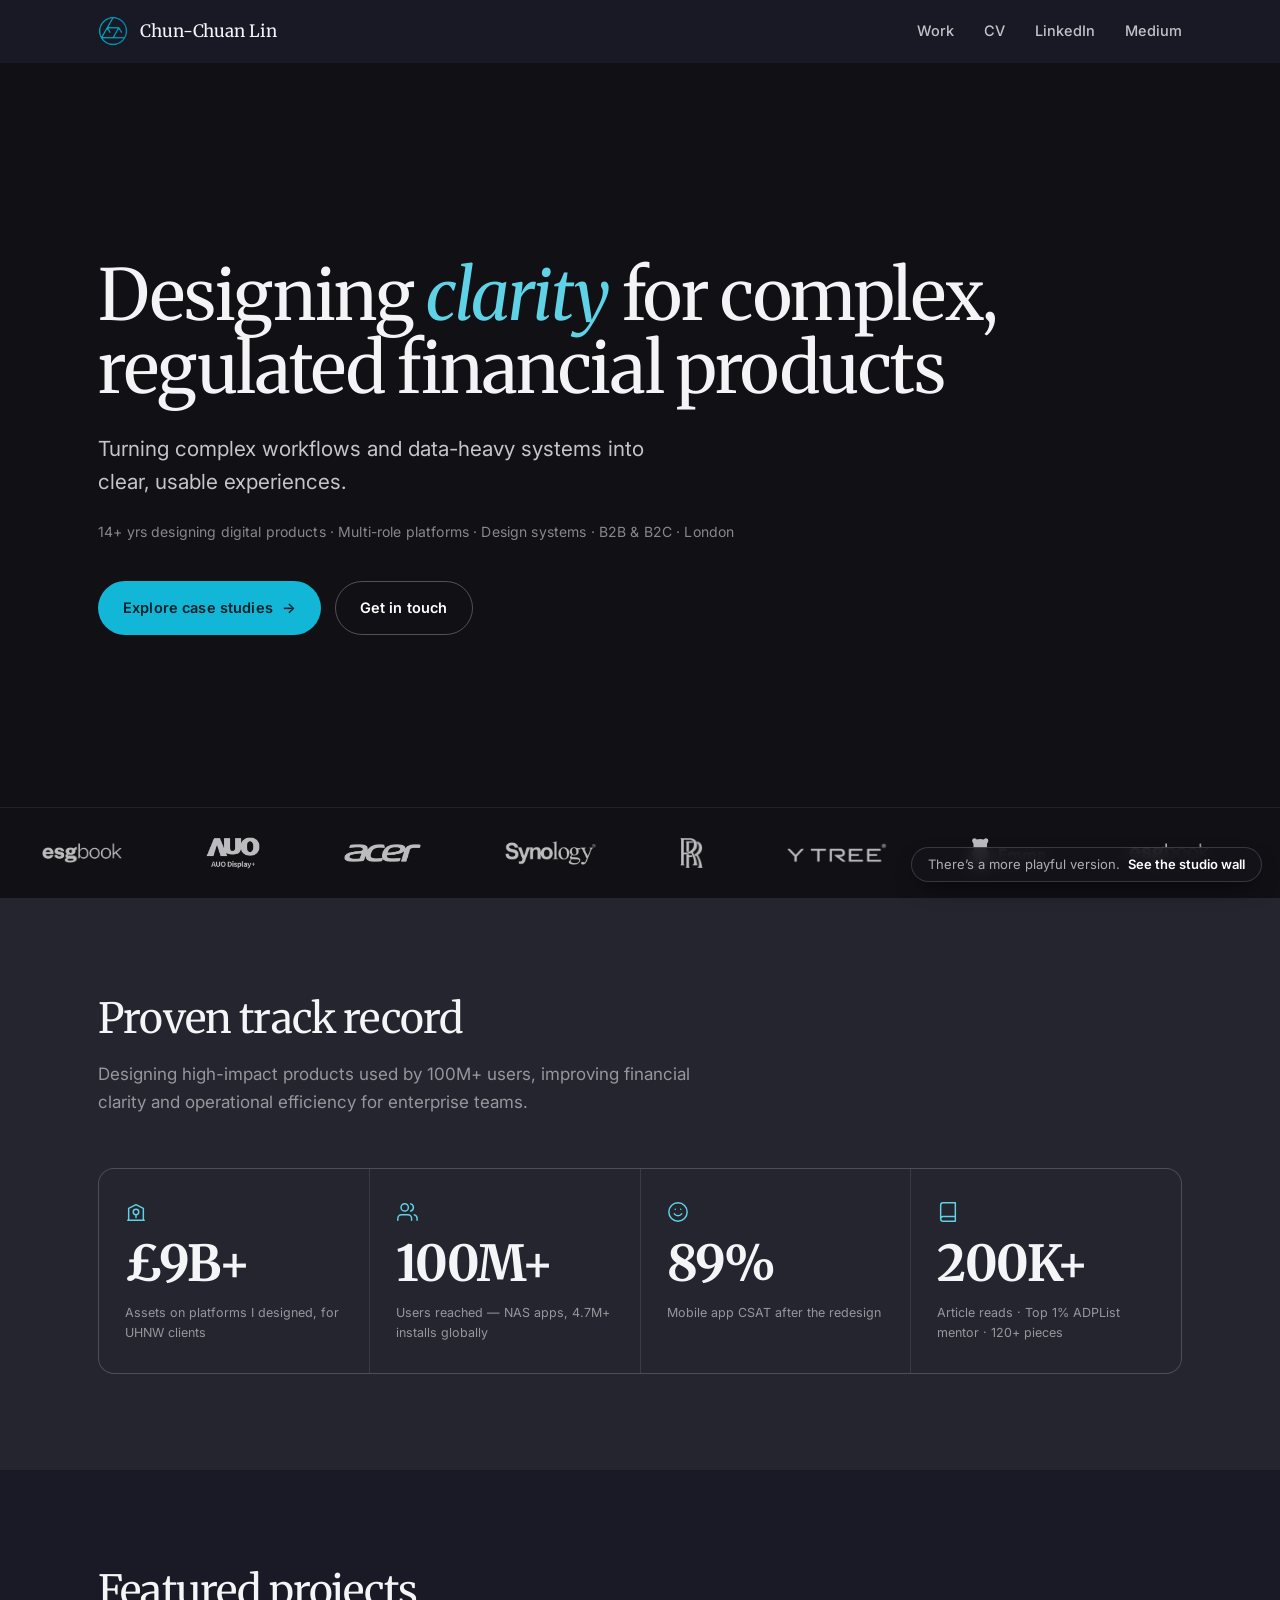
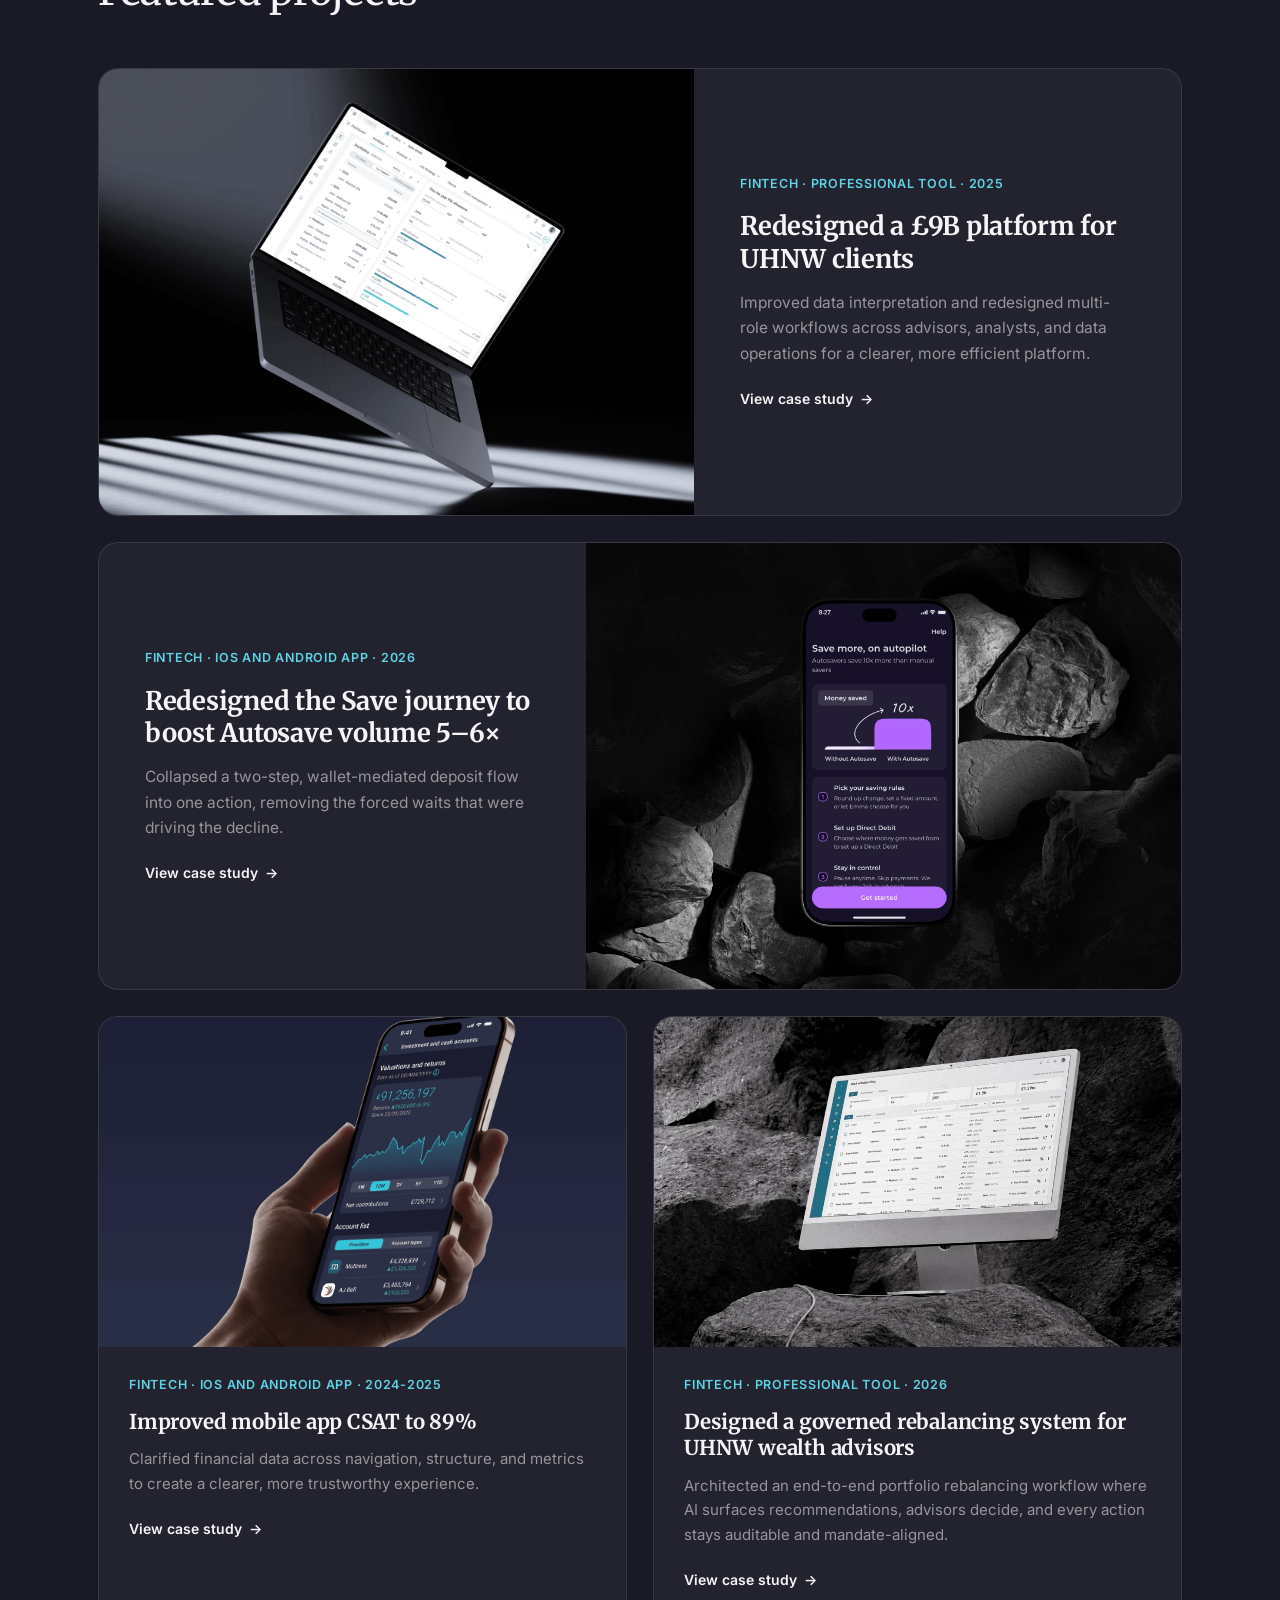
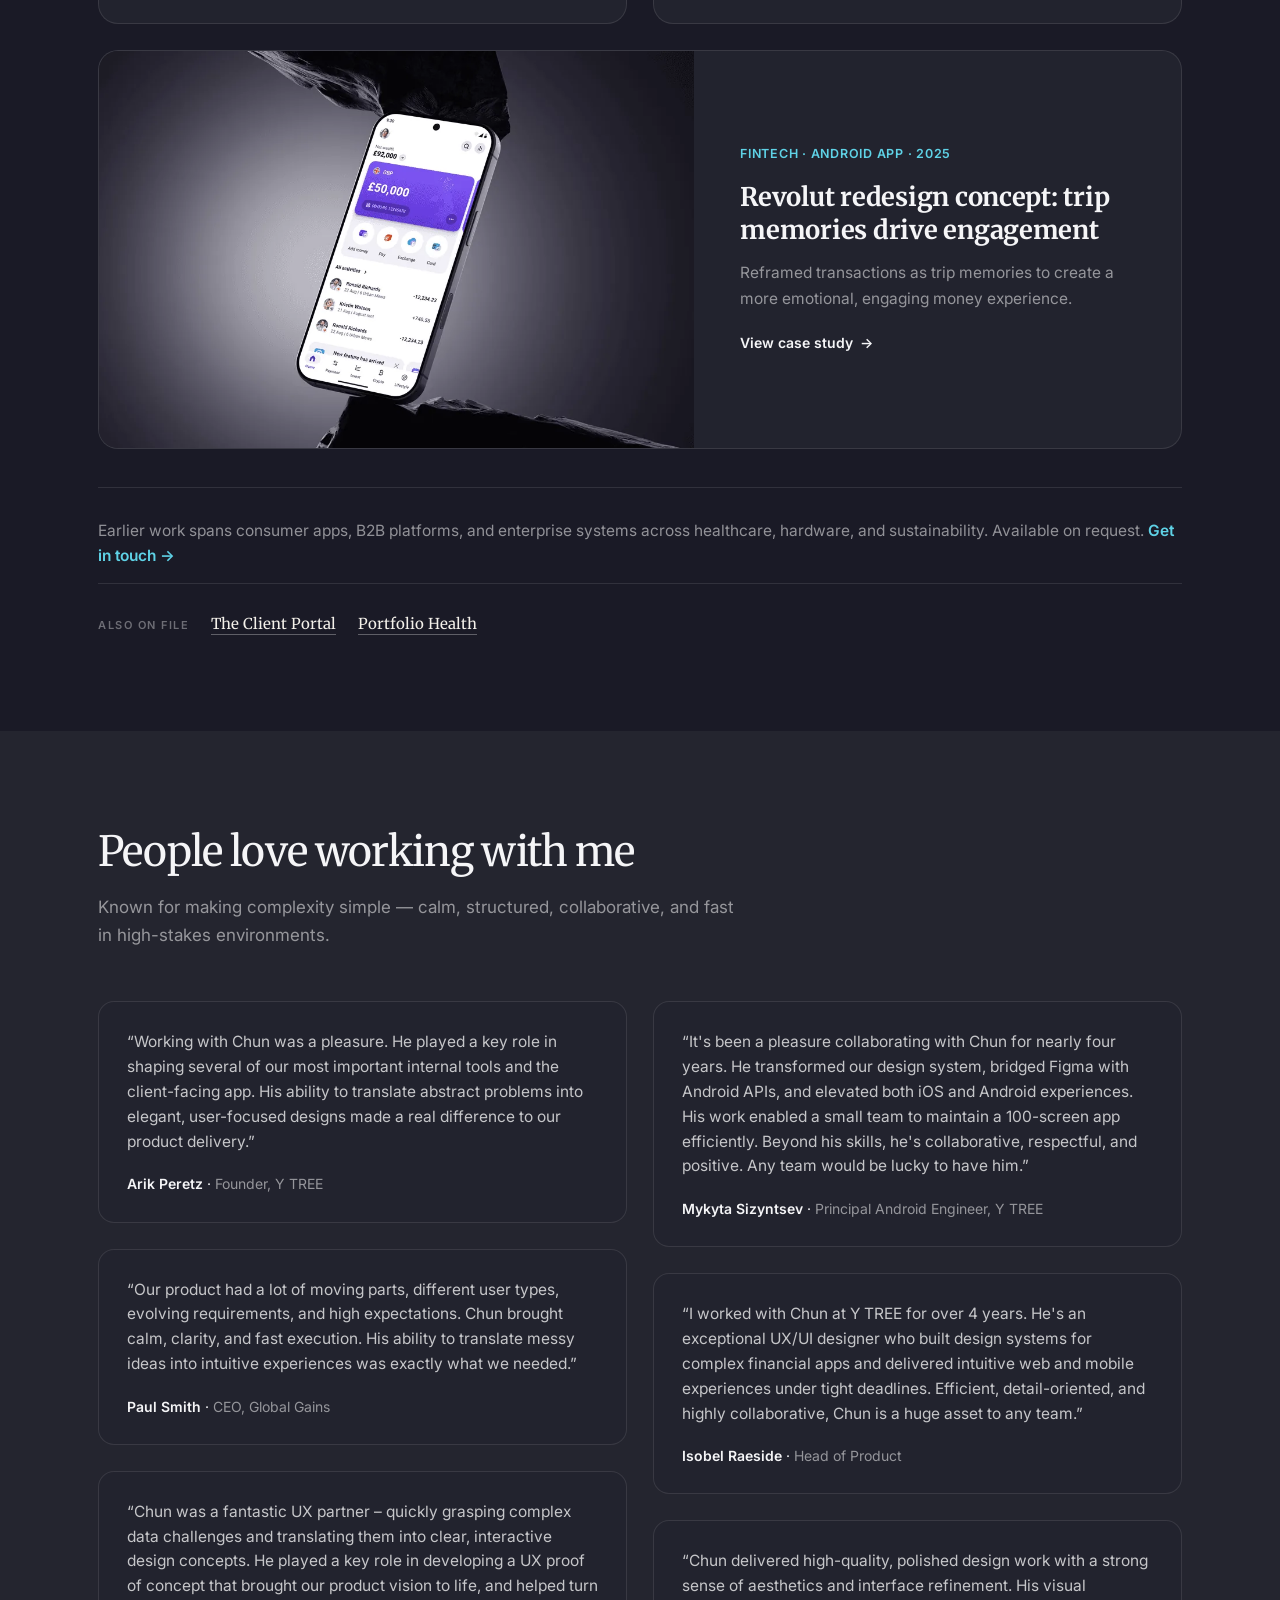
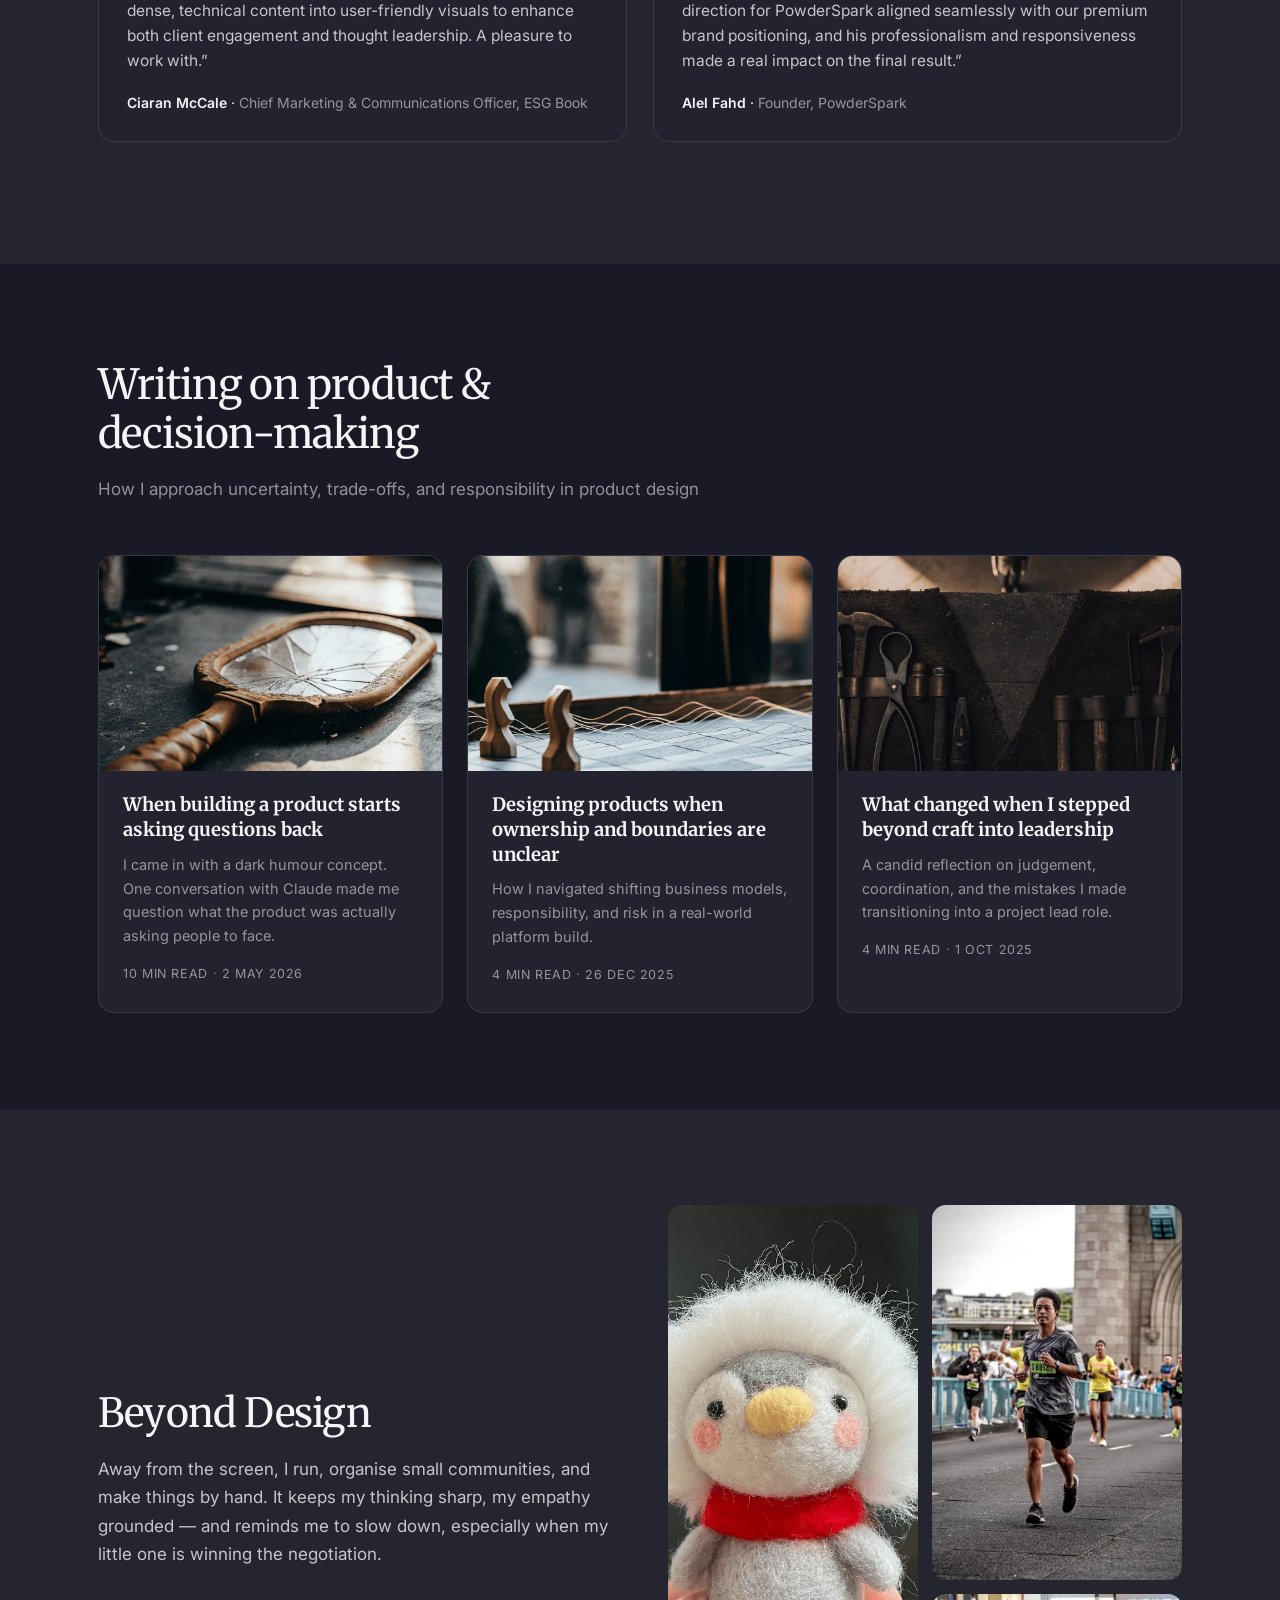
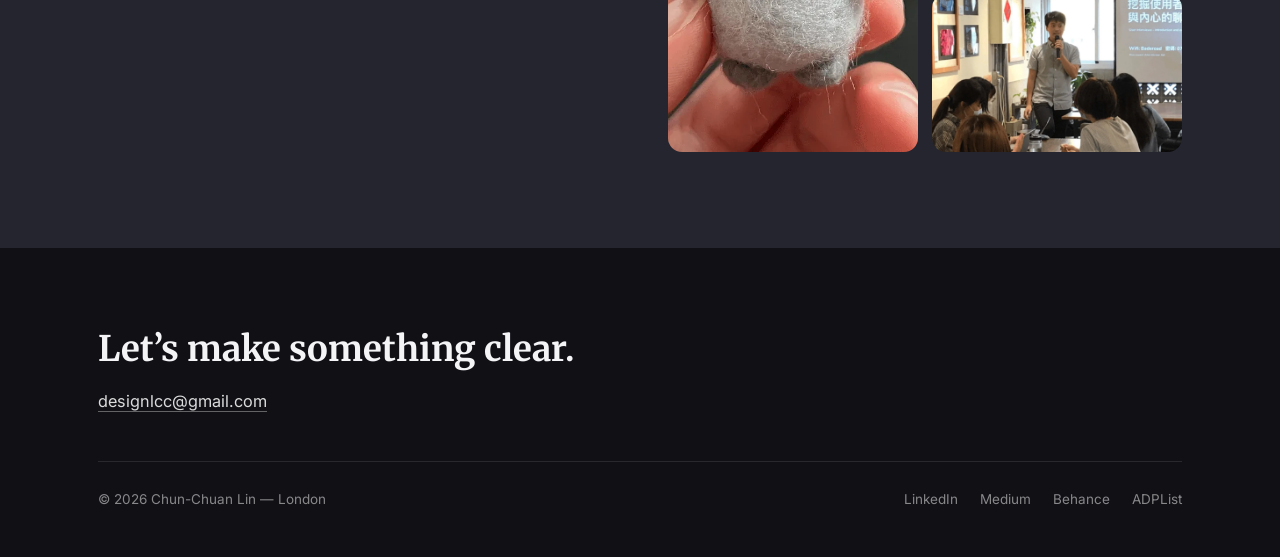
<file: classic.html>
<!doctype html><meta charset="utf-8"><meta name="robots" content="noindex"><link rel="canonical" href="index.html"><script>location.replace("index.html?classic"+location.hash)</script><a href="index.html">Continue</a>
</file>
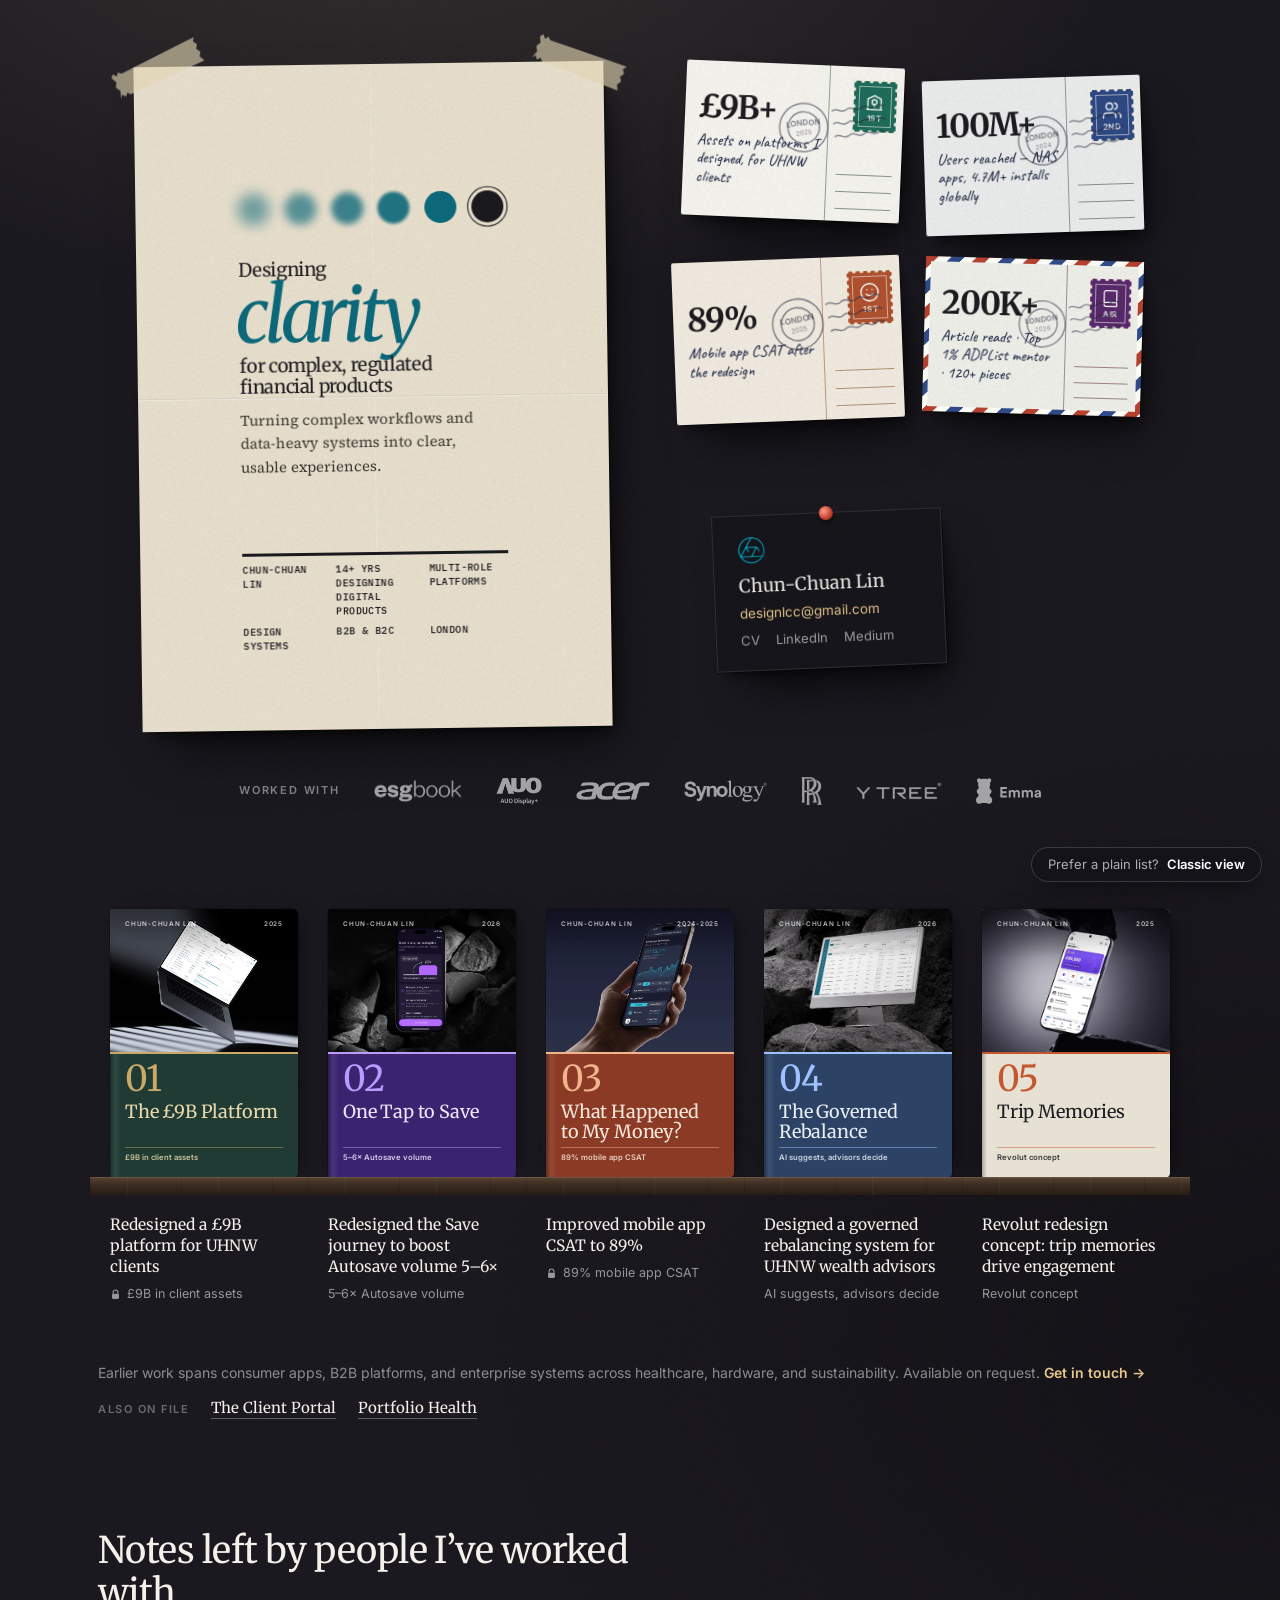
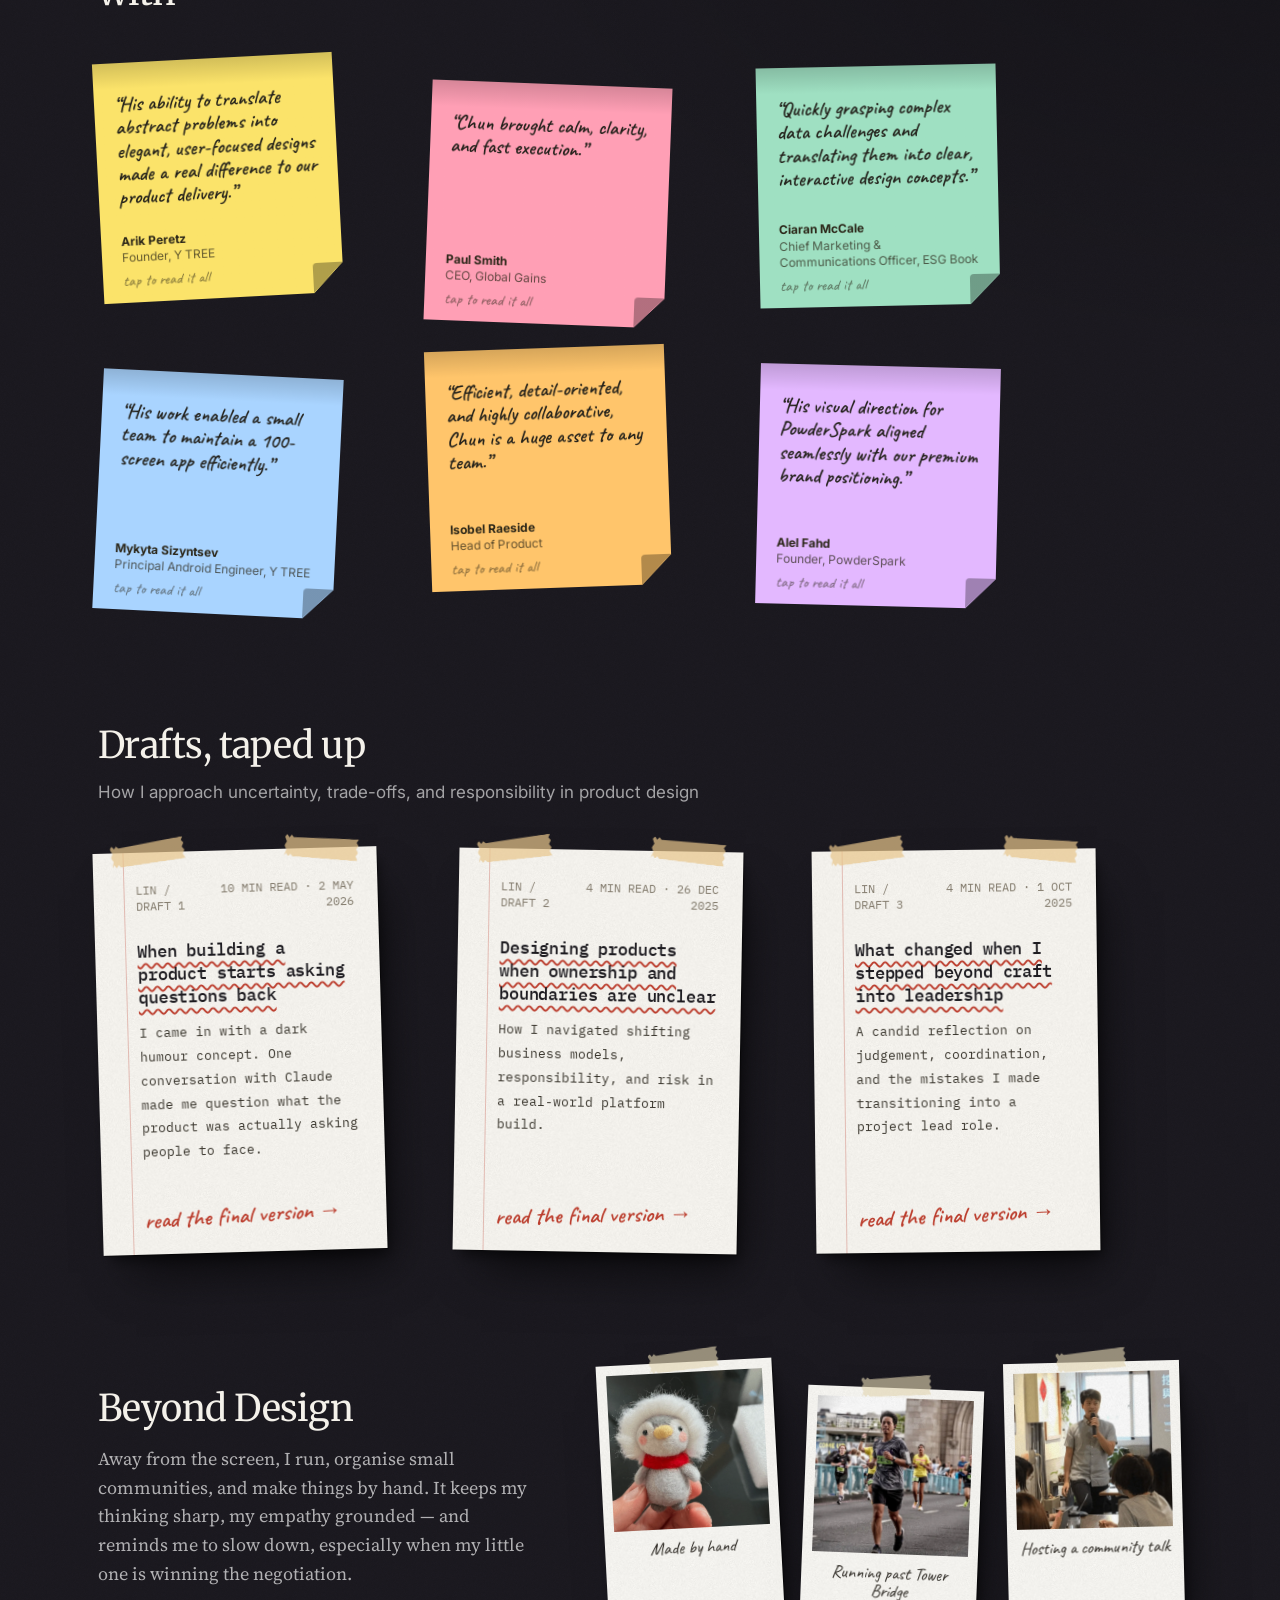
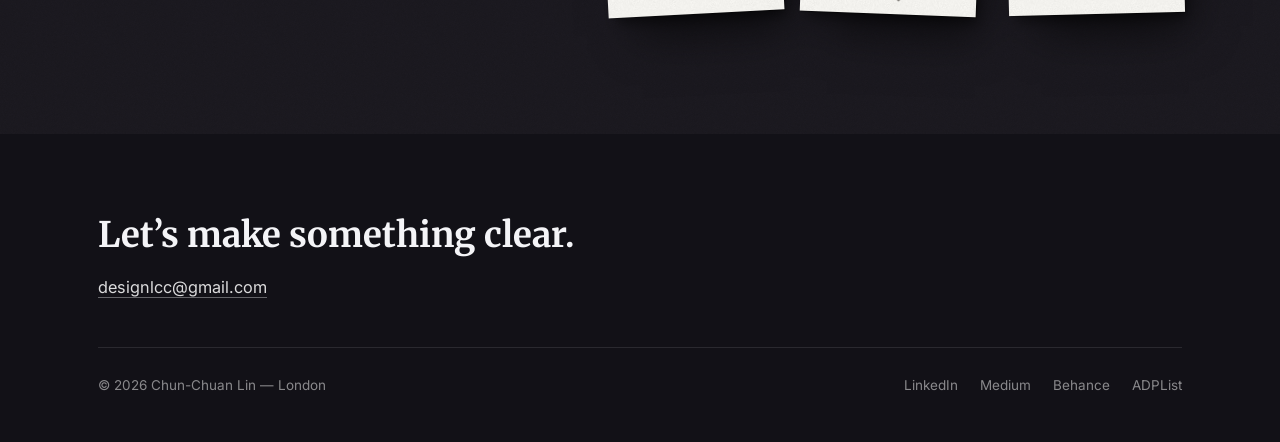
<file: wall.html>
<!doctype html>
<html lang="en">
<head>
<meta charset="utf-8">
<meta name="viewport" content="width=device-width, initial-scale=1">
<title>Chun-Chuan Lin — Product designer for complex, regulated financial products</title>
<meta name="description" content="Turning complex workflows and data-heavy systems into clear, usable experiences.">
<meta name="robots" content="noindex, nofollow">
<meta property="og:title" content="Chun-Chuan Lin — Product designer for complex, regulated financial products">
<meta property="og:description" content="Turning complex workflows and data-heavy systems into clear, usable experiences.">
<meta property="og:type" content="website">
<meta property="og:image" content="https://chunchuanlin.design/assets/img/VFbImBTynQh7F0MmkZp4YDalEAE.webp">
<link rel="icon" type="image/png" href="assets/img/YUZRlfmyi6MVquyru4w5qhSXo.png">
<link rel="apple-touch-icon" href="assets/img/tBvzRdnmvt2RYUskQSvIiSIpaNc.png">
<link rel="preconnect" href="https://fonts.googleapis.com">
<link rel="preconnect" href="https://fonts.gstatic.com" crossorigin>
<link href="https://fonts.googleapis.com/css2?family=Merriweather:ital,wght@0,300;0,400;0,700;0,900;1,300;1,400;1,700;1,900&family=IBM+Plex+Mono:wght@400;500&family=Inter:wght@400;500;600;700&family=Source+Serif+4:ital,opsz,wght@0,8..60,400;0,8..60,600;1,8..60,400&family=Caveat:wght@500&display=swap" rel="stylesheet">
<link rel="stylesheet" href="assets/css/style.css?v=5820707c">
<link rel="stylesheet" href="assets/css/book.css?v=90f53a5d">
</head>
<body class="theme-dark home-shelf">

<a class="skip-link" href="#main-content">Skip to content</a>


<div class="cursor-dot" aria-hidden="true"></div>


<main id="main-content">

<div class="wall">
  <section class="wall-top" aria-label="Introduction">
    <div class="wall-in">
      <div class="poster hero-gate">
        <span class="tape t1" aria-hidden="true"></span><span class="tape t2" aria-hidden="true"></span>
        <div class="p-art" aria-hidden="true"><i></i><i></i><i></i><i></i><i></i><i></i></div>
        <h1 class="serif split hero-title"><span class="w">Designing</span> <span class="w"><em>clarity</em></span> <span class="w">for</span> <span class="w">complex,</span> <span class="w">regulated</span> <span class="w">financial</span> <span class="w">products</span></h1>
        <p class="p-sub">Turning complex workflows and data-heavy systems into clear, usable experiences.</p>
        <p class="p-facts"><span>Chun-Chuan Lin</span><span>14+ yrs designing digital products</span><span>Multi-role platforms</span><span>Design systems</span><span>B2B &amp; B2C</span><span>London</span></p>
      </div>
      <div class="postcards"><div class="postcard reveal" style="--tilt:2.4deg;--stamp:#1f6f5c">
      <div class="pc-msg"><b>£9B+</b><span>Assets on platforms I designed, for UHNW clients</span></div>
      <div class="pc-side" aria-hidden="true"><span class="stamp"><svg class="stamp-ic" viewBox="0 0 24 24" fill="none" stroke="currentColor" stroke-width="1.6" stroke-linecap="round" stroke-linejoin="round" aria-hidden="true"><path d="M3 21h18M4 21V8l8-4 8 4v13"/><circle cx="12" cy="12" r="3"/><path d="M12 15v3"/></svg><small>1st</small></span><svg class="postmark" viewBox="0 0 120 60" aria-hidden="true"><g fill="none" stroke="currentColor" stroke-width="1.6"><circle cx="30" cy="30" r="26"/><circle cx="30" cy="30" r="17"/><path d="M62 16c6-5 10 5 16 0s10 5 16 0 10 5 16 0 6 3 9 0M62 30c6-5 10 5 16 0s10 5 16 0 10 5 16 0 6 3 9 0M62 44c6-5 10 5 16 0s10 5 16 0 10 5 16 0 6 3 9 0"/></g><text x="30" y="28" text-anchor="middle" font-size="8.500" font-weight="700" fill="currentColor" font-family="Inter,sans-serif">LONDON</text><text x="30" y="38" text-anchor="middle" font-size="7" fill="currentColor" font-family="Inter,sans-serif">2025</text></svg><i></i><i></i><i></i></div>
    </div><div class="postcard reveal" style="--tilt:-1.8deg;--stamp:#2f4a86">
      <div class="pc-msg"><b>100M+</b><span>Users reached — NAS apps, 4.7M+ installs globally</span></div>
      <div class="pc-side" aria-hidden="true"><span class="stamp"><svg class="stamp-ic" viewBox="0 0 24 24" fill="none" stroke="currentColor" stroke-width="1.6" stroke-linecap="round" stroke-linejoin="round" aria-hidden="true"><path d="M17 21v-2a4 4 0 0 0-4-4H6a4 4 0 0 0-4 4v2"/><circle cx="9.5" cy="7" r="4"/><path d="M23 21v-2a4 4 0 0 0-3-3.87M16 3.13a4 4 0 0 1 0 7.75"/></svg><small>2nd</small></span><svg class="postmark" viewBox="0 0 120 60" aria-hidden="true"><g fill="none" stroke="currentColor" stroke-width="1.6"><circle cx="30" cy="30" r="26"/><circle cx="30" cy="30" r="17"/><path d="M62 16c6-5 10 5 16 0s10 5 16 0 10 5 16 0 6 3 9 0M62 30c6-5 10 5 16 0s10 5 16 0 10 5 16 0 6 3 9 0M62 44c6-5 10 5 16 0s10 5 16 0 10 5 16 0 6 3 9 0"/></g><text x="30" y="28" text-anchor="middle" font-size="8.500" font-weight="700" fill="currentColor" font-family="Inter,sans-serif">LONDON</text><text x="30" y="38" text-anchor="middle" font-size="7" fill="currentColor" font-family="Inter,sans-serif">2024</text></svg><i></i><i></i><i></i></div>
    </div><div class="postcard reveal" style="--tilt:-2.2deg;--stamp:#b4532f">
      <div class="pc-msg"><b>89%</b><span>Mobile app CSAT after the redesign</span></div>
      <div class="pc-side" aria-hidden="true"><span class="stamp"><svg class="stamp-ic" viewBox="0 0 24 24" fill="none" stroke="currentColor" stroke-width="1.6" stroke-linecap="round" stroke-linejoin="round" aria-hidden="true"><circle cx="12" cy="12" r="10"/><path d="M8 14s1.5 2 4 2 4-2 4-2M9 9h.01M15 9h.01"/></svg><small>1st</small></span><svg class="postmark" viewBox="0 0 120 60" aria-hidden="true"><g fill="none" stroke="currentColor" stroke-width="1.6"><circle cx="30" cy="30" r="26"/><circle cx="30" cy="30" r="17"/><path d="M62 16c6-5 10 5 16 0s10 5 16 0 10 5 16 0 6 3 9 0M62 30c6-5 10 5 16 0s10 5 16 0 10 5 16 0 6 3 9 0M62 44c6-5 10 5 16 0s10 5 16 0 10 5 16 0 6 3 9 0"/></g><text x="30" y="28" text-anchor="middle" font-size="8.500" font-weight="700" fill="currentColor" font-family="Inter,sans-serif">LONDON</text><text x="30" y="38" text-anchor="middle" font-size="7" fill="currentColor" font-family="Inter,sans-serif">2025</text></svg><i></i><i></i><i></i></div>
    </div><div class="postcard reveal" style="--tilt:1.6deg;--stamp:#5b2a6e">
      <div class="pc-msg"><b>200K+</b><span>Article reads · Top 1% ADPList mentor · 120+ pieces</span></div>
      <div class="pc-side" aria-hidden="true"><span class="stamp"><svg class="stamp-ic" viewBox="0 0 24 24" fill="none" stroke="currentColor" stroke-width="1.6" stroke-linecap="round" stroke-linejoin="round" aria-hidden="true"><path d="M4 19.5A2.5 2.5 0 0 1 6.5 17H20M6.5 2H20v20H6.5A2.5 2.5 0 0 1 4 19.5v-15A2.5 2.5 0 0 1 6.5 2z"/></svg><small>Air</small></span><svg class="postmark" viewBox="0 0 120 60" aria-hidden="true"><g fill="none" stroke="currentColor" stroke-width="1.6"><circle cx="30" cy="30" r="26"/><circle cx="30" cy="30" r="17"/><path d="M62 16c6-5 10 5 16 0s10 5 16 0 10 5 16 0 6 3 9 0M62 30c6-5 10 5 16 0s10 5 16 0 10 5 16 0 6 3 9 0M62 44c6-5 10 5 16 0s10 5 16 0 10 5 16 0 6 3 9 0"/></g><text x="30" y="28" text-anchor="middle" font-size="8.500" font-weight="700" fill="currentColor" font-family="Inter,sans-serif">LONDON</text><text x="30" y="38" text-anchor="middle" font-size="7" fill="currentColor" font-family="Inter,sans-serif">2026</text></svg><i></i><i></i><i></i></div>
    </div></div>
      <div class="card-biz reveal">
        <span class="pin" aria-hidden="true"></span>
        <img class="biz-logo" src="assets/img/ZoILuZUUzq1dYKgV54Ge7Sz8FY.webp" alt="">
        <b>Chun-Chuan Lin</b>
        <a href="mailto:designlcc@gmail.com">designlcc@gmail.com</a>
        <span class="biz-links"><a href="https://drive.google.com/file/d/1oNs0wJNy0Ehd9rT3fSROXO7B89IPfbKE/view?usp=sharing" target="_blank" rel="noopener">CV</a><a href="https://www.linkedin.com/in/chun-chuan-lin/" target="_blank" rel="noopener">LinkedIn</a><a href="https://chunchuanlin.medium.com/" target="_blank" rel="noopener">Medium</a></span>
      </div>
    </div>
    <div class="logo-strip reveal" aria-label="Selected clients"><span class="ls-k">Worked with</span><span class="logo logo--esg-book"><img src="assets/img/WaZQpNPN1t4JtiHF8fiXEEZxjs.webp" alt="ESG Book" decoding="async"></span><span class="logo logo--auo"><img src="assets/img/OKWbx2ef0NCYC9p3jaQaWuxgcI.webp" alt="AUO" decoding="async"></span><span class="logo logo--acer"><img src="assets/img/APajQVBZ2jTOIM9JD1r0TgQu3PM.webp" alt="Acer" decoding="async"></span><span class="logo logo--synology"><img src="assets/img/TvIhIKmN5KiMDOiA3kFlVmtSvu8.webp" alt="Synology" decoding="async"></span><span class="logo logo--rolls-royce"><img src="assets/img/MBduI2TKFzYs6vA1w2rtZoNE0E.webp" alt="Rolls-Royce" decoding="async"></span><span class="logo logo--y-tree"><img src="assets/img/tlOaLy0I5XkEXebVdQPJUZpZI.webp" alt="Y TREE" decoding="async"></span><span class="logo logo--emma"><img src="assets/img/emma-logo.svg" alt="Emma" decoding="async"></span></div>
  </section>

  <section class="library" id="work" aria-label="Case studies">
    <div class="faceout" id="shelf"><div class="fitem reveal" style="--bb:#1f3b33;--bi:#ead9ae;--ba:#c9a868">
      <button class="book" type="button" data-i="0" aria-label="Open the book: The £9B Platform"><span class="cover"><span class="cv cv--band"><span class="cv-top"><span>Chun-Chuan Lin</span><span>2025</span></span><span class="cv-pic"><img src="assets/img/VFbImBTynQh7F0MmkZp4YDalEAE.webp" alt="" loading="lazy" style="object-position:40% 50%"></span><span class="cv-words"><span class="cv-num">01</span><span class="cv-title">The £9B Platform</span><span class="cv-rule"></span><span class="cv-out">£9B in client assets</span></span></span></span></button>
      <a class="lab" href="work/provider-redesign.html"><b>Redesigned a £9B platform for UHNW clients</b><span><svg viewBox="0 0 16 16" width="11" height="11" aria-hidden="true"><path d="M4.5 7V5a3.5 3.5 0 0 1 7 0v2" fill="none" stroke="currentColor" stroke-width="1.6"/><rect x="3" y="7" width="10" height="7.5" rx="1.6" fill="currentColor"/></svg> £9B in client assets</span></a>
    </div><div class="fitem reveal" style="--bb:#3a2470;--bi:#efe6ff;--ba:#b99bff">
      <button class="book" type="button" data-i="1" aria-label="Open the book: One Tap to Save"><span class="cover"><span class="cv cv--band"><span class="cv-top"><span>Chun-Chuan Lin</span><span>2026</span></span><span class="cv-pic"><img src="assets/img/cs7-feature-card.webp" alt="" loading="lazy" style="object-position:50% 30%"></span><span class="cv-words"><span class="cv-num">02</span><span class="cv-title">One Tap to Save</span><span class="cv-rule"></span><span class="cv-out">5–6× Autosave volume</span></span></span></span></button>
      <a class="lab" href="work/save-journey-redesign.html"><b>Redesigned the Save journey to boost Autosave volume 5–6×</b><span>5–6× Autosave volume</span></a>
    </div><div class="fitem reveal" style="--bb:#8b3a26;--bi:#f8e8dc;--ba:#f2b48c">
      <button class="book" type="button" data-i="2" aria-label="Open the book: What Happened to My Money?"><span class="cover"><span class="cv cv--band"><span class="cv-top"><span>Chun-Chuan Lin</span><span>2024-2025</span></span><span class="cv-pic"><img src="assets/img/YumomZDwZKkCPeDbRDVu0XXveg.webp" alt="" loading="lazy" style="object-position:70% 35%"></span><span class="cv-words"><span class="cv-num">03</span><span class="cv-title">What Happened to My Money?</span><span class="cv-rule"></span><span class="cv-out">89% mobile app CSAT</span></span></span></span></button>
      <a class="lab" href="work/home-redesign.html"><b>Improved mobile app CSAT to 89%</b><span><svg viewBox="0 0 16 16" width="11" height="11" aria-hidden="true"><path d="M4.5 7V5a3.5 3.5 0 0 1 7 0v2" fill="none" stroke="currentColor" stroke-width="1.6"/><rect x="3" y="7" width="10" height="7.5" rx="1.6" fill="currentColor"/></svg> 89% mobile app CSAT</span></a>
    </div><div class="fitem reveal" style="--bb:#2c4366;--bi:#e9eef7;--ba:#9fc1ff">
      <button class="book" type="button" data-i="3" aria-label="Open the book: The Governed Rebalance"><span class="cover"><span class="cv cv--band"><span class="cv-top"><span>Chun-Chuan Lin</span><span>2026</span></span><span class="cv-pic"><img src="assets/img/E0ivBHq7jXSnA6J9aW9na1RmKs.webp" alt="" loading="lazy" style="object-position:50% 55%"></span><span class="cv-words"><span class="cv-num">04</span><span class="cv-title">The Governed Rebalance</span><span class="cv-rule"></span><span class="cv-out">AI suggests, advisors decide</span></span></span></span></button>
      <a class="lab" href="work/wealth-management-system.html"><b>Designed a governed rebalancing system for UHNW wealth advisors</b><span>AI suggests, advisors decide</span></a>
    </div><div class="fitem reveal" style="--bb:#e6e1d3;--bi:#1d1d24;--ba:#c4572d">
      <button class="book" type="button" data-i="4" aria-label="Open the book: Trip Memories"><span class="cover"><span class="cv cv--band"><span class="cv-top"><span>Chun-Chuan Lin</span><span>2025</span></span><span class="cv-pic"><img src="assets/img/TrorWvIDo5zv1eS2h04sgSZOtJ8.webp" alt="" loading="lazy" style="object-position:50% 45%"></span><span class="cv-words"><span class="cv-num">05</span><span class="cv-title">Trip Memories</span><span class="cv-rule"></span><span class="cv-out">Revolut concept</span></span></span></span></button>
      <a class="lab" href="work/trip-memories.html"><b>Revolut redesign concept: trip memories drive engagement</b><span>Revolut concept</span></a>
    </div></div>
    <p class="earlier-w reveal">Earlier work spans consumer apps, B2B platforms, and enterprise systems across healthcare, hardware, and sustainability. Available on request. <a href="mailto:designlcc@gmail.com">Get in touch &rarr;</a></p>
    <p class="earlier-w more-w reveal"><span>Also on file</span><a href="work/client-portal.html">The Client Portal</a><a href="work/portfolio-health.html">Portfolio Health</a></p>
  </section>

  <section class="wall-sec" id="praise">
    <div class="wall-in">
      <h2 class="wall-h serif reveal">Notes left by people I&rsquo;ve worked with</h2>
      <div class="notes"><details class="note reveal" style="--note:#fbe36a;--tilt:-3deg;--dy:0px">
      <summary><q>His ability to translate abstract problems into elegant, user-focused designs made a real difference to our product delivery.</q><span class="who"><b>Arik Peretz</b><span>Founder, Y TREE</span></span><span class="more">tap to read it all</span></summary>
      <p class="full">&ldquo;Working with Chun was a pleasure. He played a key role in shaping several of our most important internal tools and the client-facing app. His ability to translate abstract problems into elegant, user-focused designs made a real difference to our product delivery.&rdquo;</p>
    </details><details class="note reveal" style="--note:#ff9fb5;--tilt:2.2deg;--dy:26px">
      <summary><q>Chun brought calm, clarity, and fast execution.</q><span class="who"><b>Paul Smith</b><span>CEO, Global Gains</span></span><span class="more">tap to read it all</span></summary>
      <p class="full">&ldquo;Our product had a lot of moving parts, different user types, evolving requirements, and high expectations. Chun brought calm, clarity, and fast execution. His ability to translate messy ideas into intuitive experiences was exactly what we needed.&rdquo;</p>
    </details><details class="note reveal" style="--note:#9fe0c2;--tilt:-1.2deg;--dy:8px">
      <summary><q>Quickly grasping complex data challenges and translating them into clear, interactive design concepts.</q><span class="who"><b>Ciaran McCale</b><span>Chief Marketing &amp; Communications Officer, ESG Book</span></span><span class="more">tap to read it all</span></summary>
      <p class="full">&ldquo;Chun was a fantastic UX partner – quickly grasping complex data challenges and translating them into clear, interactive design concepts. He played a key role in developing a UX proof of concept that brought our product vision to life, and helped turn dense, technical content into user-friendly visuals to enhance both client engagement and thought leadership. A pleasure to work with.&rdquo;</p>
    </details><details class="note reveal" style="--note:#a9d4ff;--tilt:2.8deg;--dy:30px">
      <summary><q>His work enabled a small team to maintain a 100-screen app efficiently.</q><span class="who"><b>Mykyta Sizyntsev</b><span>Principal Android Engineer, Y TREE</span></span><span class="more">tap to read it all</span></summary>
      <p class="full">&ldquo;It's been a pleasure collaborating with Chun for nearly four years. He transformed our design system, bridged Figma with Android APIs, and elevated both iOS and Android experiences. His work enabled a small team to maintain a 100-screen app efficiently. Beyond his skills, he's collaborative, respectful, and positive. Any team would be lucky to have him.&rdquo;</p>
    </details><details class="note reveal" style="--note:#ffc56b;--tilt:-2deg;--dy:4px">
      <summary><q>Efficient, detail-oriented, and highly collaborative, Chun is a huge asset to any team.</q><span class="who"><b>Isobel Raeside</b><span>Head of Product</span></span><span class="more">tap to read it all</span></summary>
      <p class="full">&ldquo;I worked with Chun at Y TREE for over 4 years. He's an exceptional UX/UI designer who built design systems for complex financial apps and delivered intuitive web and mobile experiences under tight deadlines. Efficient, detail-oriented, and highly collaborative, Chun is a huge asset to any team.&rdquo;</p>
    </details><details class="note reveal" style="--note:#e3b8ff;--tilt:1.4deg;--dy:22px">
      <summary><q>His visual direction for PowderSpark aligned seamlessly with our premium brand positioning.</q><span class="who"><b>Alel Fahd</b><span>Founder, PowderSpark</span></span><span class="more">tap to read it all</span></summary>
      <p class="full">&ldquo;Chun delivered high-quality, polished design work with a strong sense of aesthetics and interface refinement. His visual direction for PowderSpark aligned seamlessly with our premium brand positioning, and his professionalism and responsiveness made a real impact on the final result.&rdquo;</p>
    </details></div>
    </div>
  </section>

  <section class="wall-sec" id="writing">
    <div class="wall-in">
      <h2 class="wall-h serif reveal">Drafts, taped up</h2>
      <p class="wall-p reveal">How I approach uncertainty, trade-offs, and responsibility in product design</p>
      <div class="drafts"><a class="draft reveal" href="https://medium.com/uxcircles/i-set-out-to-build-a-finance-app-i-built-a-mirror-instead-6b107ab2728f?sk=03d0add8374b60059b2eae90fcde20f9" target="_blank" rel="noopener" style="--tilt:-1.6deg">
      <span class="tape ta" aria-hidden="true"></span><span class="tape tb" aria-hidden="true"></span>
      <span class="d-head"><span>Lin / draft 1</span><span class="d-meta">10 min read · 2 May 2026</span></span>
      <span class="d-title">When building a product starts asking questions back</span>
      <span class="d-desc">I came in with a dark humour concept. One conversation with Claude made me question what the product was actually asking people to face.</span>
      <span class="d-go">read the final version &rarr;</span>
    </a><a class="draft reveal" href="https://medium.com/uxcircles/when-business-models-shift-product-boundaries-blur-42042c20090c?sk=8a81b0a40e7a114c3df5a43632a78a0f" target="_blank" rel="noopener" style="--tilt:1deg">
      <span class="tape ta" aria-hidden="true"></span><span class="tape tb" aria-hidden="true"></span>
      <span class="d-head"><span>Lin / draft 2</span><span class="d-meta">4 min read · 26 Dec 2025</span></span>
      <span class="d-title">Designing products when ownership and boundaries are unclear</span>
      <span class="d-desc">How I navigated shifting business models, responsibility, and risk in a real-world platform build.</span>
      <span class="d-go">read the final version &rarr;</span>
    </a><a class="draft reveal" href="https://medium.com/uxcircles/from-designer-to-project-lead-hard-lessons-learned-265f4e794357?sk=2e5d2838e4304d799aafafce5379b13a" target="_blank" rel="noopener" style="--tilt:-0.7deg">
      <span class="tape ta" aria-hidden="true"></span><span class="tape tb" aria-hidden="true"></span>
      <span class="d-head"><span>Lin / draft 3</span><span class="d-meta">4 min read · 1 Oct 2025</span></span>
      <span class="d-title">What changed when I stepped beyond craft into leadership</span>
      <span class="d-desc">A candid reflection on judgement, coordination, and the mistakes I made transitioning into a project lead role.</span>
      <span class="d-go">read the final version &rarr;</span>
    </a></div>
    </div>
  </section>

  <section class="wall-sec" id="about">
    <div class="wall-in photos">
      <div class="photo-note reveal">
        <h2 class="wall-h serif">Beyond Design</h2>
        <p>Away from the screen, I run, organise small communities, and make things by hand. It keeps my thinking sharp, my empathy grounded — and reminds me to slow down, especially when my little one is winning the negotiation.</p>
      </div>
      <div class="polaroids"><figure class="polaroid reveal" style="--tilt:-3deg"><span class="tape" aria-hidden="true"></span><img src="assets/img/pubfSbG1jti3bcDO1lPi5CjZF64.webp" alt="Made by hand" loading="lazy"><figcaption>Made by hand</figcaption></figure><figure class="polaroid reveal" style="--tilt:2.2deg"><span class="tape" aria-hidden="true"></span><img src="assets/img/sYfxENBCH0JeVRIsdHM3iYg3I.webp" alt="Running past Tower Bridge" loading="lazy"><figcaption>Running past Tower Bridge</figcaption></figure><figure class="polaroid reveal" style="--tilt:-1.4deg"><span class="tape" aria-hidden="true"></span><img src="assets/img/0NGZxLJCJaQSqLhbFrQrbKQVUU.webp" alt="Hosting a community talk" loading="lazy"><figcaption>Hosting a community talk</figcaption></figure></div>
    </div>
  </section>
</div>

<dialog class="reader" id="reader" aria-label="Chapter preview">
  <button class="rd-btn rd-close" type="button" aria-label="Back to the shelf">&times;</button>
  <div class="ob-wrap" id="ob-wrap"><div class="ob" id="ob" tabindex="-1" autofocus></div></div>
  <div class="rd-bar">
    <button class="rd-btn rd-prev" type="button" aria-label="Previous page">&lsaquo;</button>
    <span class="rd-count" id="rd-count" aria-live="polite"></span>
    <button class="rd-btn rd-next" type="button" aria-label="Next page">&rsaquo;</button>
  </div>
</dialog>
<script type="application/json" id="books-data">[{"ch":"01","short":"The £9B Platform","title":"Redesigned a £9B platform for UHNW clients","desc":"Improved data interpretation and redesigned multi-role workflows across advisors, analysts, and data operations for a clearer, more efficient platform.","meta":"Fintech · Professional tool · 2025","year":"2025","outcome":"£9B in client assets","cover":"\u003cspan class=\"cv cv--band\">\u003cspan class=\"cv-top\">\u003cspan>Chun-Chuan Lin\u003c/span>\u003cspan>2025\u003c/span>\u003c/span>\u003cspan class=\"cv-pic\">\u003cimg src=\"assets/img/VFbImBTynQh7F0MmkZp4YDalEAE.webp\" alt=\"\" loading=\"lazy\" style=\"object-position:40% 50%\">\u003c/span>\u003cspan class=\"cv-words\">\u003cspan class=\"cv-num\">01\u003c/span>\u003cspan class=\"cv-title\">The £9B Platform\u003c/span>\u003cspan class=\"cv-rule\">\u003c/span>\u003cspan class=\"cv-out\">£9B in client assets\u003c/span>\u003c/span>\u003c/span>","pages":[],"img":"assets/img/VFbImBTynQh7F0MmkZp4YDalEAE.webp","href":"work/provider-redesign.html","locked":true,"bg":"#1f3b33","ink":"#ead9ae","acc":"#c9a868"},{"ch":"02","short":"One Tap to Save","title":"Redesigned the Save journey to boost Autosave volume 5–6×","desc":"Collapsed a two-step, wallet-mediated deposit flow into one action, removing the forced waits that were driving the decline.","meta":"Fintech · iOS and Android app · 2026","year":"2026","outcome":"5–6× Autosave volume","cover":"\u003cspan class=\"cv cv--band\">\u003cspan class=\"cv-top\">\u003cspan>Chun-Chuan Lin\u003c/span>\u003cspan>2026\u003c/span>\u003c/span>\u003cspan class=\"cv-pic\">\u003cimg src=\"assets/img/cs7-feature-card.webp\" alt=\"\" loading=\"lazy\" style=\"object-position:50% 30%\">\u003c/span>\u003cspan class=\"cv-words\">\u003cspan class=\"cv-num\">02\u003c/span>\u003cspan class=\"cv-title\">One Tap to Save\u003c/span>\u003cspan class=\"cv-rule\">\u003c/span>\u003cspan class=\"cv-out\">5–6× Autosave volume\u003c/span>\u003c/span>\u003c/span>","pages":[{"t":"Summary","text":"A seven-month decline in Autosave engagement reversed within weeks of launch. Daily Autosave volume rose from roughly 10/day pre-launch to 50–60/day for the following month, and dropping the wallet vendor cut a recurring cost of roughly £10,000–20,000/month.","points":["Deposit steps cut in half","7-month Autosave decline reversed","Five-figure monthly saving"],"img":""},{"t":"The Problem","text":"Weekly Autosave-setup volume had been declining for roughly seven months before this project started. That trend signalled something in the Save setup journey was blocking users — which step wasn't yet clear.","points":[],"img":"assets/img/cs7-problem-decline-chart.webp"},{"t":"Diagnosis","text":"Diagnosis without full instrumentation","points":["KYC review","Funding the wallet","Subscription pitch"],"img":"assets/img/cs7-diag-flow-kyc.webp"},{"t":"The Solution","text":"Removing the wallet","points":["Funding wait + second wait — gone","Subscription pitch — gone","KYC wait — moved"],"img":"assets/img/cs7-diag-decision-tree.svg"},{"t":"Alternatives Considered","text":"Two simpler options came up early, both appealing for the same reason: they cost less to build. Both were rejected once their trade-offs became clear.","points":["Auto-sweep from the wallet","One payment rail for every deposit"],"img":""}],"img":"assets/img/cs7-feature-card.webp","href":"work/save-journey-redesign.html","locked":false,"bg":"#3a2470","ink":"#efe6ff","acc":"#b99bff"},{"ch":"03","short":"What Happened to My Money?","title":"Improved mobile app CSAT to 89%","desc":"Clarified financial data across navigation, structure, and metrics to create a clearer, more trustworthy experience.","meta":"Fintech · iOS and Android app · 2024-2025","year":"2024-2025","outcome":"89% mobile app CSAT","cover":"\u003cspan class=\"cv cv--band\">\u003cspan class=\"cv-top\">\u003cspan>Chun-Chuan Lin\u003c/span>\u003cspan>2024-2025\u003c/span>\u003c/span>\u003cspan class=\"cv-pic\">\u003cimg src=\"assets/img/YumomZDwZKkCPeDbRDVu0XXveg.webp\" alt=\"\" loading=\"lazy\" style=\"object-position:70% 35%\">\u003c/span>\u003cspan class=\"cv-words\">\u003cspan class=\"cv-num\">03\u003c/span>\u003cspan class=\"cv-title\">What Happened to My Money?\u003c/span>\u003cspan class=\"cv-rule\">\u003c/span>\u003cspan class=\"cv-out\">89% mobile app CSAT\u003c/span>\u003c/span>\u003c/span>","pages":[],"img":"assets/img/YumomZDwZKkCPeDbRDVu0XXveg.webp","href":"work/home-redesign.html","locked":true,"bg":"#8b3a26","ink":"#f8e8dc","acc":"#f2b48c"},{"ch":"04","short":"The Governed Rebalance","title":"Designed a governed rebalancing system for UHNW wealth advisors","desc":"Architected an end-to-end portfolio rebalancing workflow where AI surfaces recommendations, advisors decide, and every action stays auditable and mandate-aligned.","meta":"Fintech · Professional tool · 2026","year":"2026","outcome":"AI suggests, advisors decide","cover":"\u003cspan class=\"cv cv--band\">\u003cspan class=\"cv-top\">\u003cspan>Chun-Chuan Lin\u003c/span>\u003cspan>2026\u003c/span>\u003c/span>\u003cspan class=\"cv-pic\">\u003cimg src=\"assets/img/E0ivBHq7jXSnA6J9aW9na1RmKs.webp\" alt=\"\" loading=\"lazy\" style=\"object-position:50% 55%\">\u003c/span>\u003cspan class=\"cv-words\">\u003cspan class=\"cv-num\">04\u003c/span>\u003cspan class=\"cv-title\">The Governed Rebalance\u003c/span>\u003cspan class=\"cv-rule\">\u003c/span>\u003cspan class=\"cv-out\">AI suggests, advisors decide\u003c/span>\u003c/span>\u003c/span>","pages":[{"t":"Discovery","text":"This isn't a dashboard problem. It's a decision governance problem.","points":["Multiple stakeholders","Complex workflow","Regulatory accountability"],"img":"assets/img/x9WH2NC8tBtmjR3SEHw8lYLTRI.webp"},{"t":"The architecture","text":"From drift to decision — an 8-step governed workflow","points":[],"img":"assets/img/rzPCHtE52T68TOkpEXy7BM6eoa8.webp"},{"t":"Reflection","text":"The hardest part wasn't the UI — it was defining what \"done\" looks like","points":[],"img":""}],"img":"assets/img/E0ivBHq7jXSnA6J9aW9na1RmKs.webp","href":"work/wealth-management-system.html","locked":false,"bg":"#2c4366","ink":"#e9eef7","acc":"#9fc1ff"},{"ch":"05","short":"Trip Memories","title":"Revolut redesign concept: trip memories drive engagement","desc":"Reframed transactions as trip memories to create a more emotional, engaging money experience.","meta":"Fintech · Android app · 2025","year":"2025","outcome":"Revolut concept","cover":"\u003cspan class=\"cv cv--band\">\u003cspan class=\"cv-top\">\u003cspan>Chun-Chuan Lin\u003c/span>\u003cspan>2025\u003c/span>\u003c/span>\u003cspan class=\"cv-pic\">\u003cimg src=\"assets/img/TrorWvIDo5zv1eS2h04sgSZOtJ8.webp\" alt=\"\" loading=\"lazy\" style=\"object-position:50% 45%\">\u003c/span>\u003cspan class=\"cv-words\">\u003cspan class=\"cv-num\">05\u003c/span>\u003cspan class=\"cv-title\">Trip Memories\u003c/span>\u003cspan class=\"cv-rule\">\u003c/span>\u003cspan class=\"cv-out\">Revolut concept\u003c/span>\u003c/span>\u003c/span>","pages":[{"t":"Discovery","text":"A heuristic review of the current home screen revealed a consistent pattern: the interface prioritises density over clarity.","points":["Feature discoverability is low","Visual appeal feels flat","There's no financial context"],"img":"assets/img/lN99x2y37KHawiuTkNTEkr0ffU.webp"},{"t":"Insight","text":"Almost every time users described a moment of genuine engagement with their finances, the context was the same: they were travelling.","points":[],"img":"assets/img/iSzRPQRQfrJ6HXk7Swxn3JfUgw.webp"},{"t":"Design approach","text":"Rather than converging on a single solution, I explored three levels of ambition — from pragmatic to speculative — to demonstrate a range of strategic and creative thinking.","points":[],"img":"assets/img/EyIKhe2f76hxMcVEf4INOZa4OI.webp"},{"t":"Version 3 - Travel as a life layer","text":"Version 3 is not a UI refresh. It is a strategic response to an unmet user need: the desire to understand money in context — specifically, the context of lived experience.","points":["Smart Saving","Travel Memories","Travel Insights"],"img":"assets/img/axuKjE609rgfnL7z2CVEKw0I.webp"},{"t":"User journey","text":"To make the concept tangible, I mapped a single user — Lena — across the full lifecycle of a trip. The scenario is not a persona exercise. It is a design stress-test: does each feature earn its place at each stage of the journey?","points":[],"img":"assets/img/AsiWYnjdcmSt2nktjFScLilHYS4.webp"}],"img":"assets/img/TrorWvIDo5zv1eS2h04sgSZOtJ8.webp","href":"work/trip-memories.html","locked":false,"bg":"#e6e1d3","ink":"#1d1d24","acc":"#c4572d"}]</script>
</main>
<footer class="foot" id="contact">
  <div class="foot-in">
    <h2 class="serif reveal">Let&rsquo;s make something clear.</h2>
    <a class="mail reveal" href="mailto:designlcc@gmail.com">designlcc@gmail.com</a>
    <div class="row">
      <span>&copy; 2026 Chun-Chuan Lin — London</span>
      <span class="socials">
        <a href="https://www.linkedin.com/in/chun-chuan-lin/" target="_blank" rel="noopener">LinkedIn</a>
        <a href="https://chunchuanlin.medium.com/" target="_blank" rel="noopener">Medium</a>
        <a href="https://www.behance.net/designlcc" target="_blank" rel="noopener">Behance</a>
        <a href="https://adplist.org/mentors/chun-chuan-lin" target="_blank" rel="noopener">ADPList</a>
      </span>
    </div>
  </div>
</footer>
<a class="view-switch" href="index.html?classic" data-view="classic"><span>Prefer a plain list?</span><b>Classic view</b></a>

<script>document.querySelector(".view-switch").addEventListener("click",function(){try{localStorage.setItem("cc_view",this.dataset.view)}catch(e){}})</script>
<script src="assets/js/main.js?v=11b02167" defer></script>
<script src="assets/js/shelf.js?v=194d6021" defer></script>
</body>
</html>
</file>
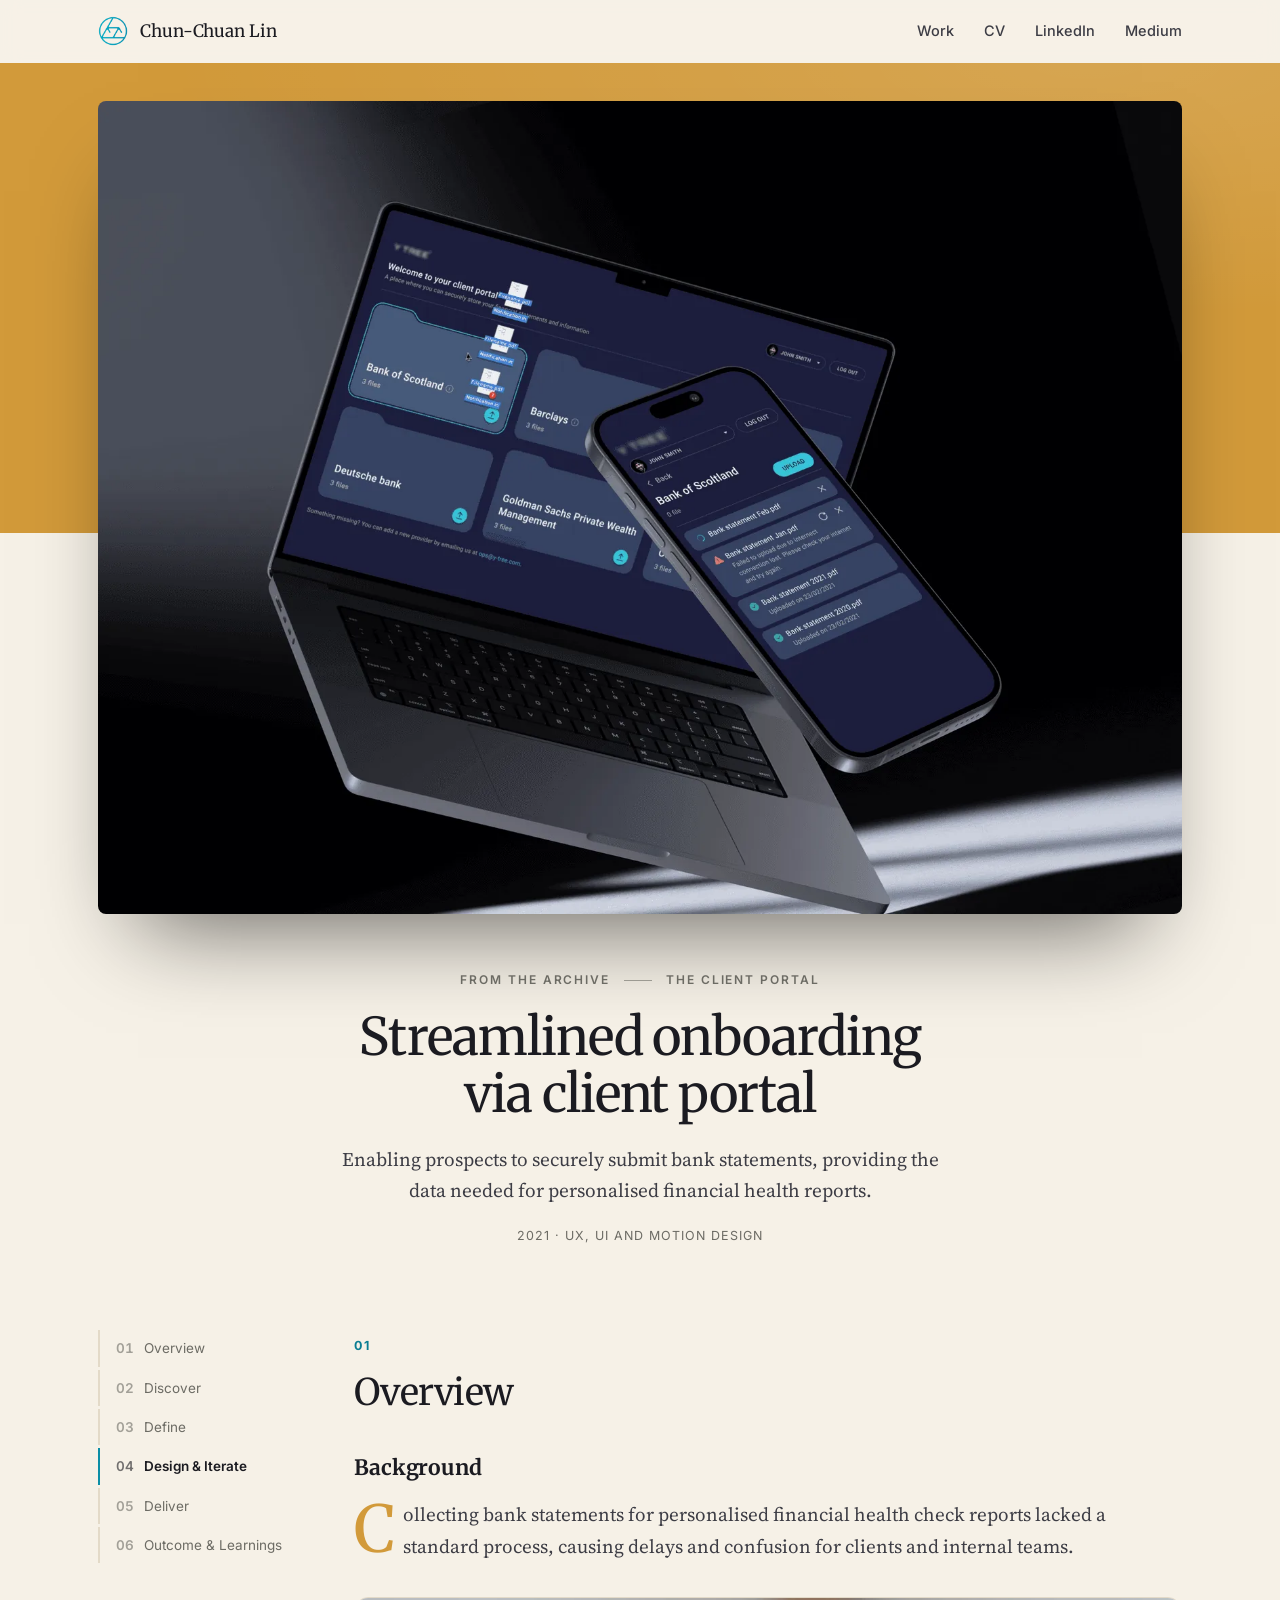
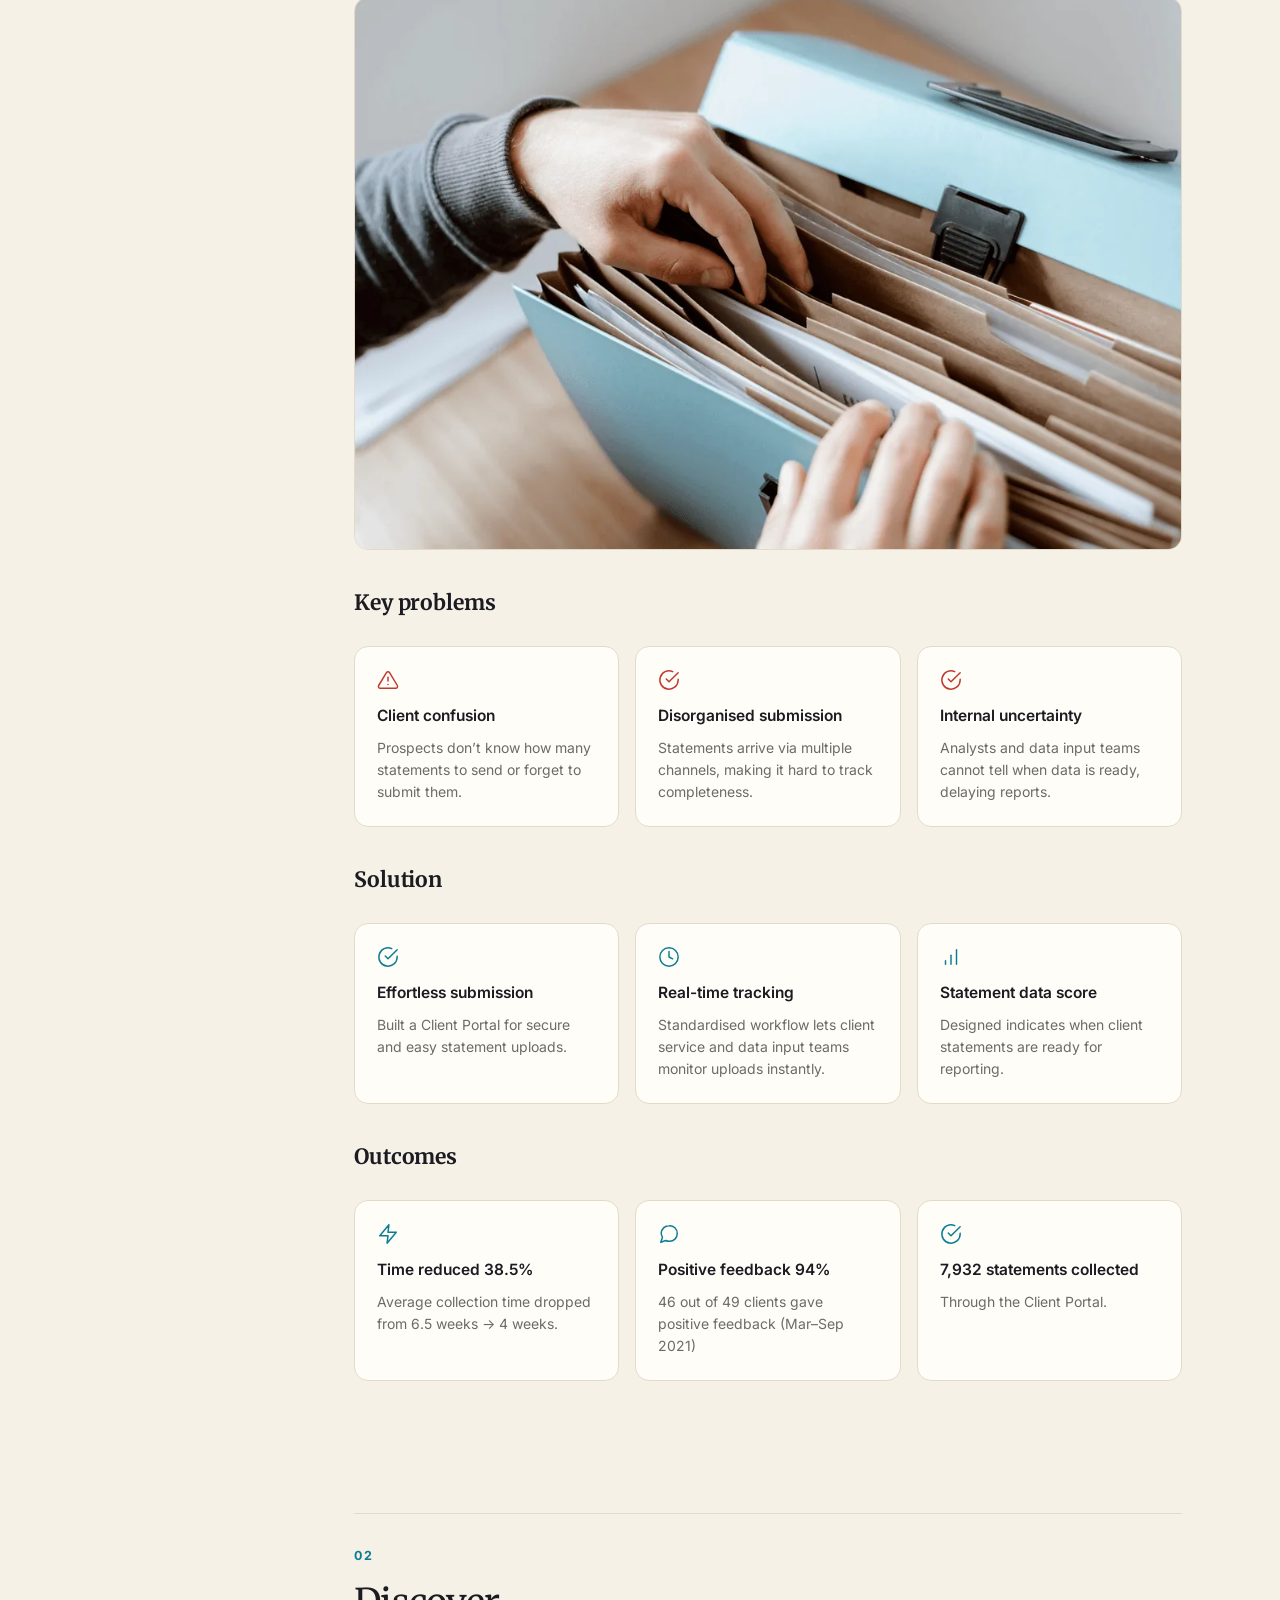
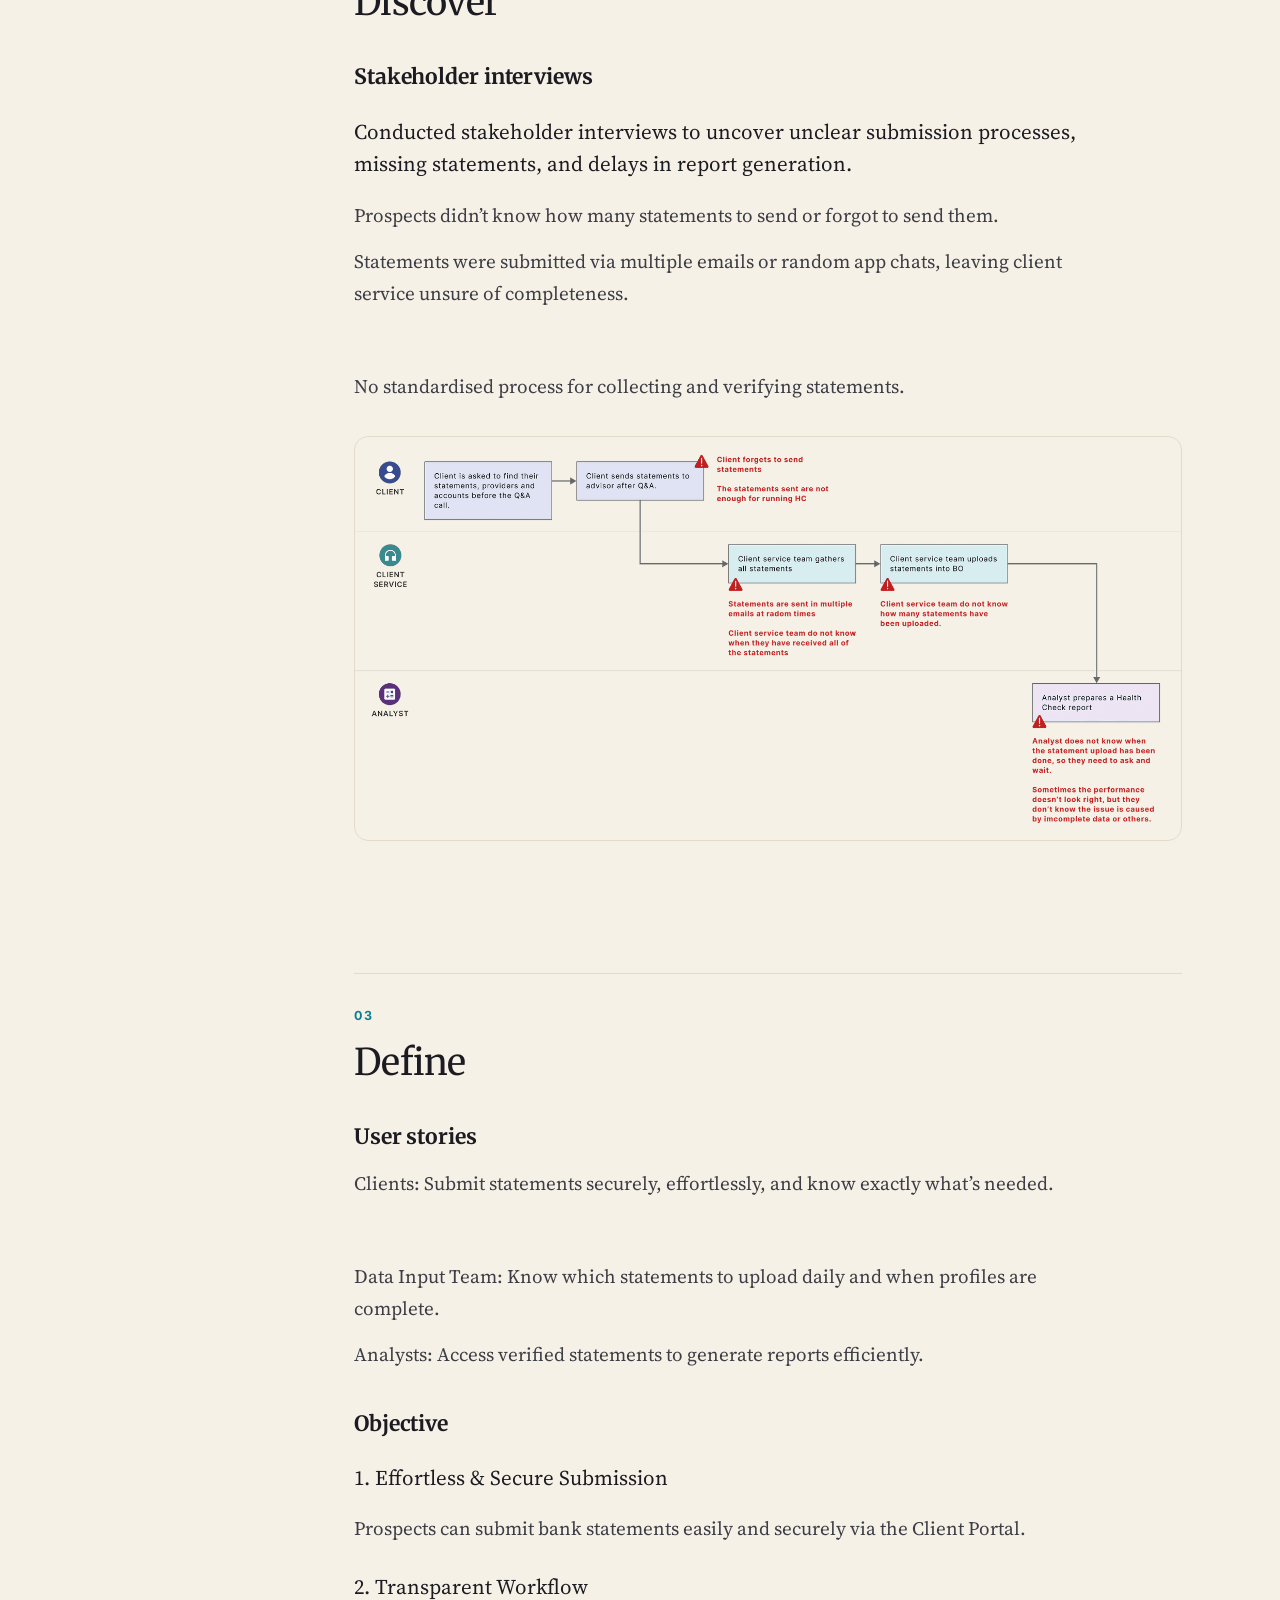
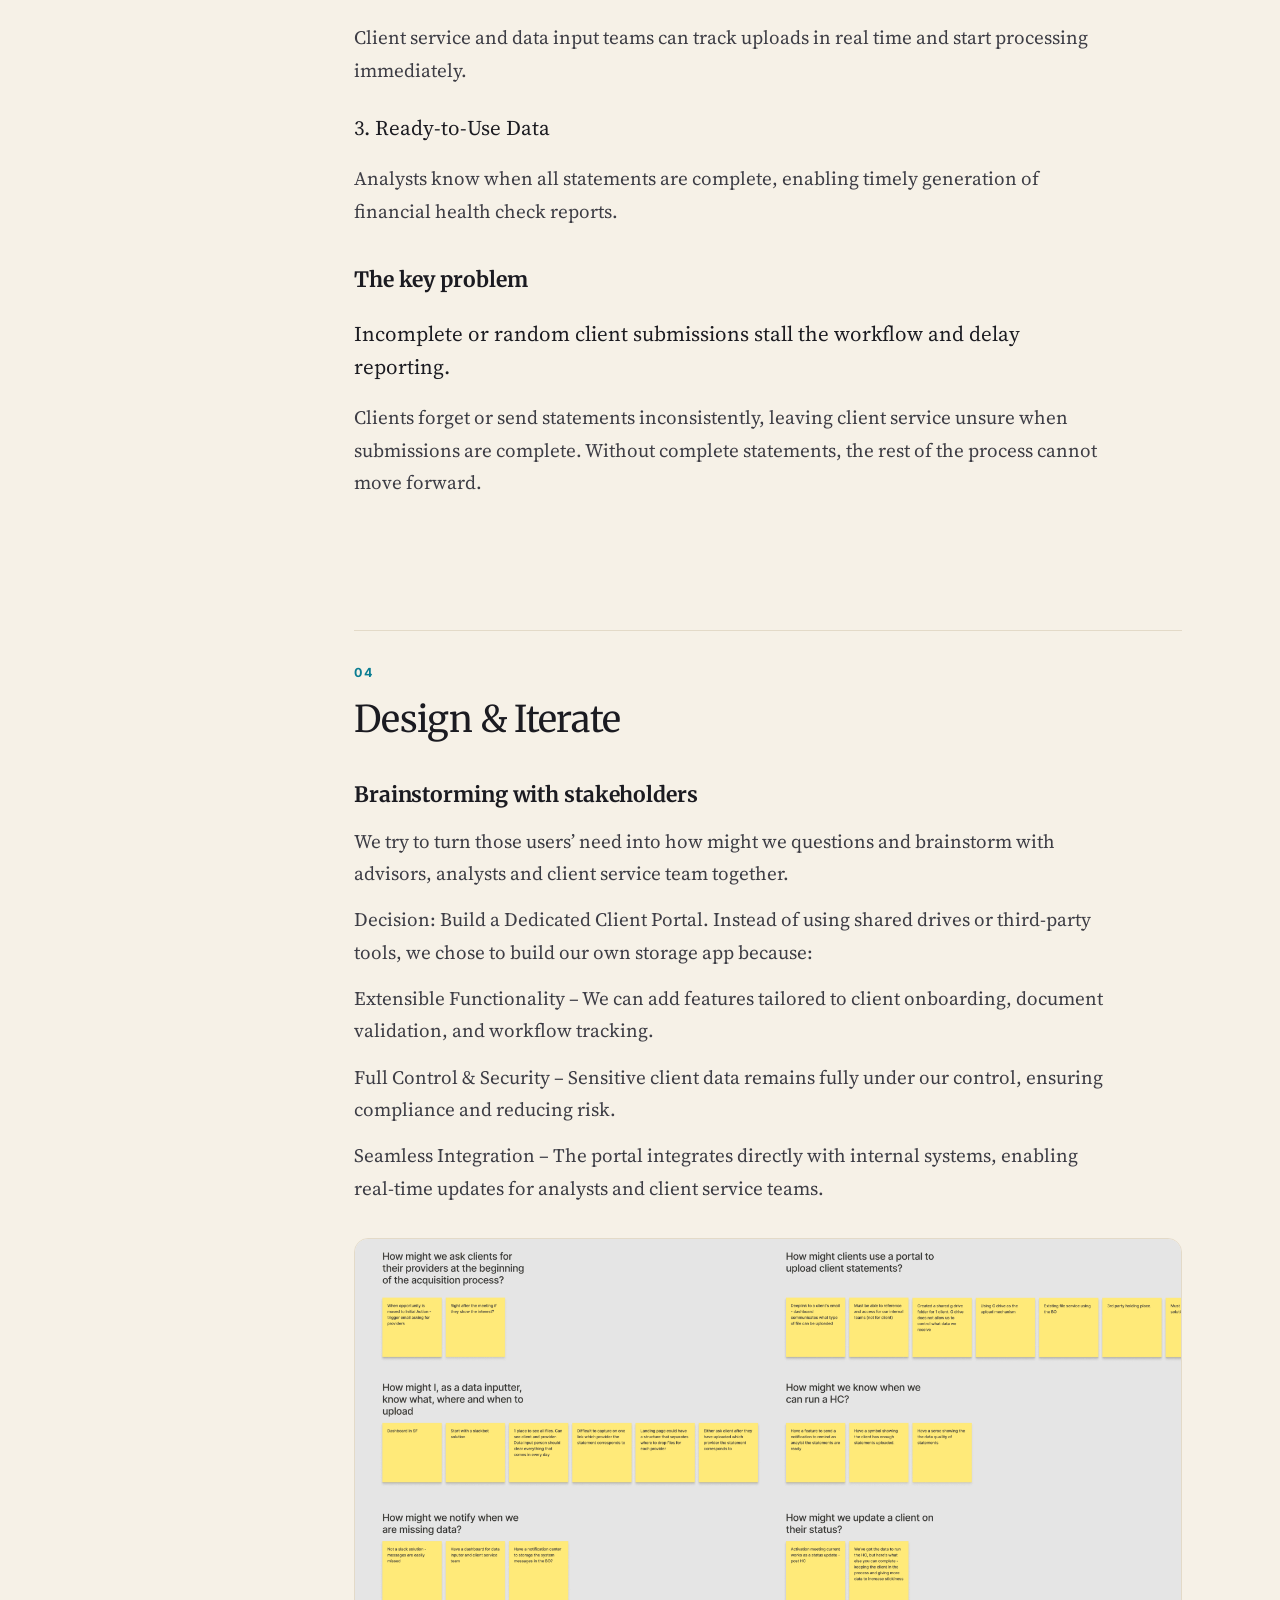
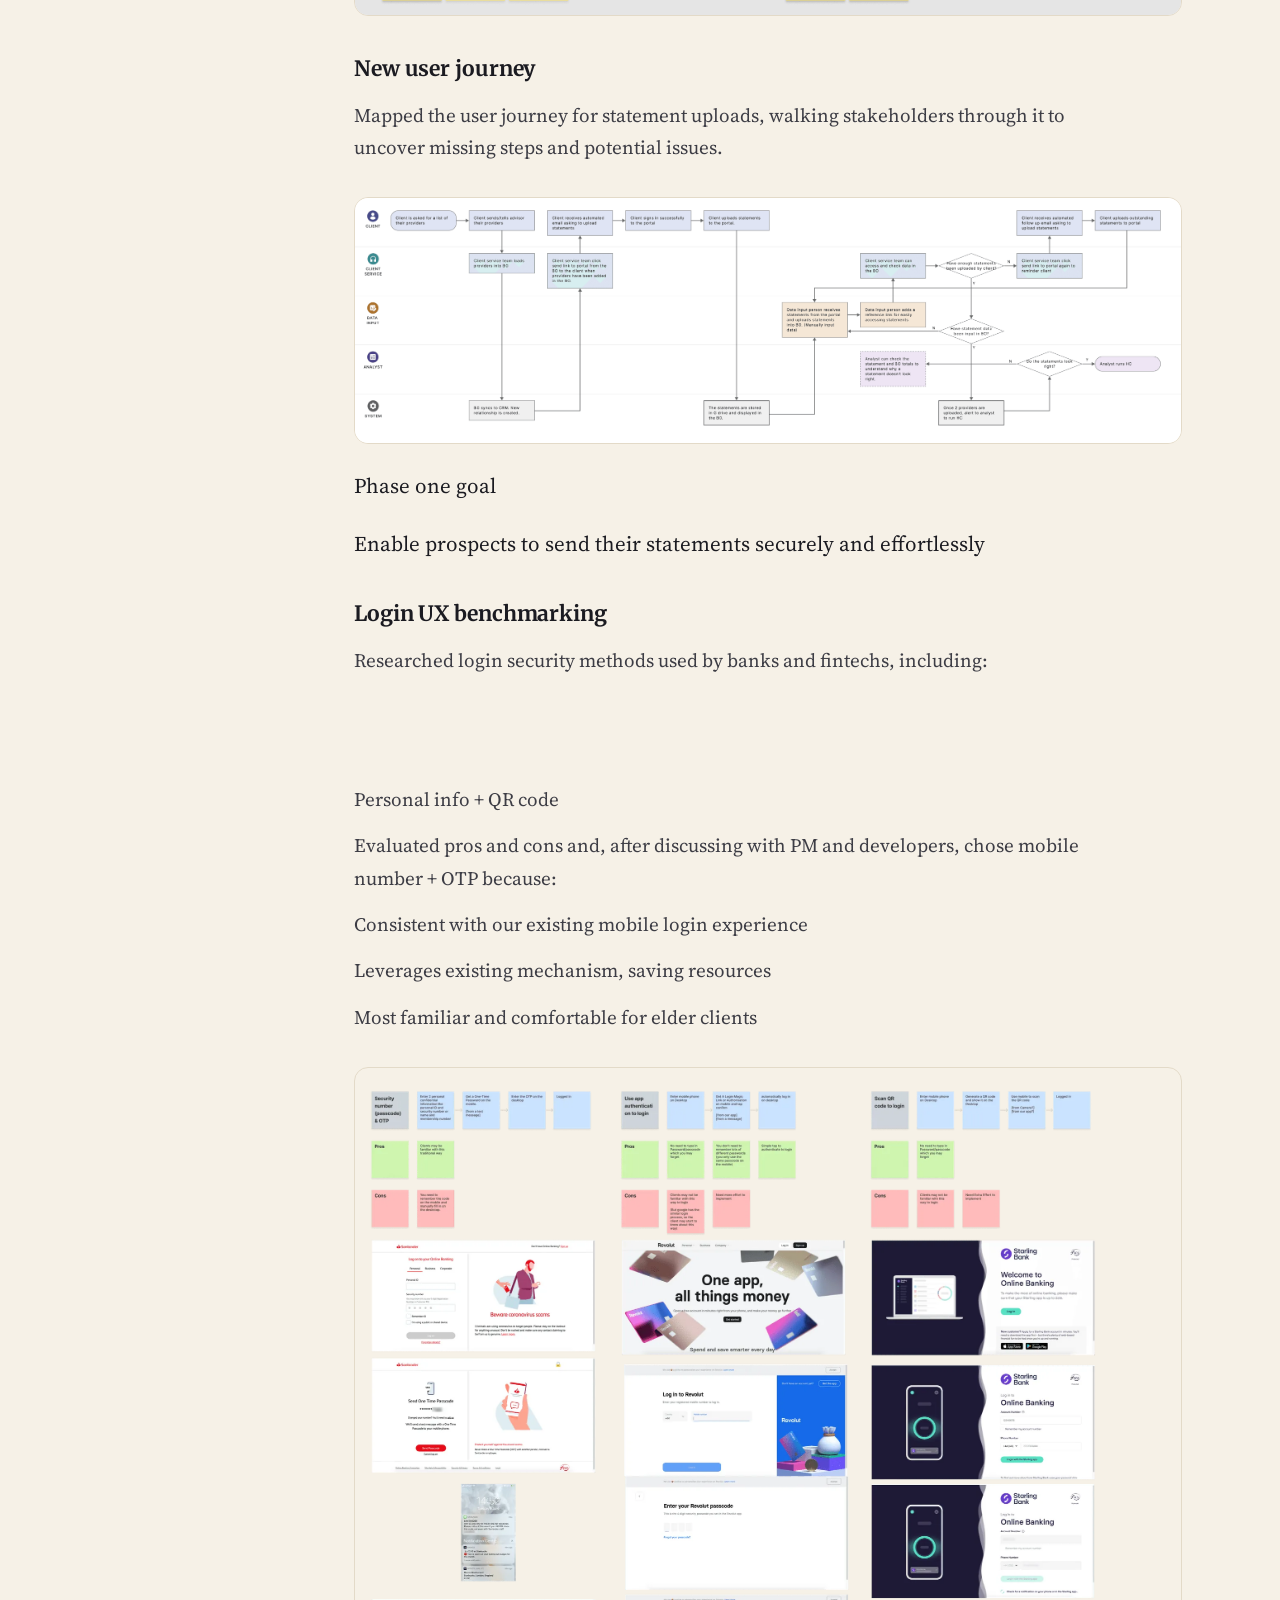
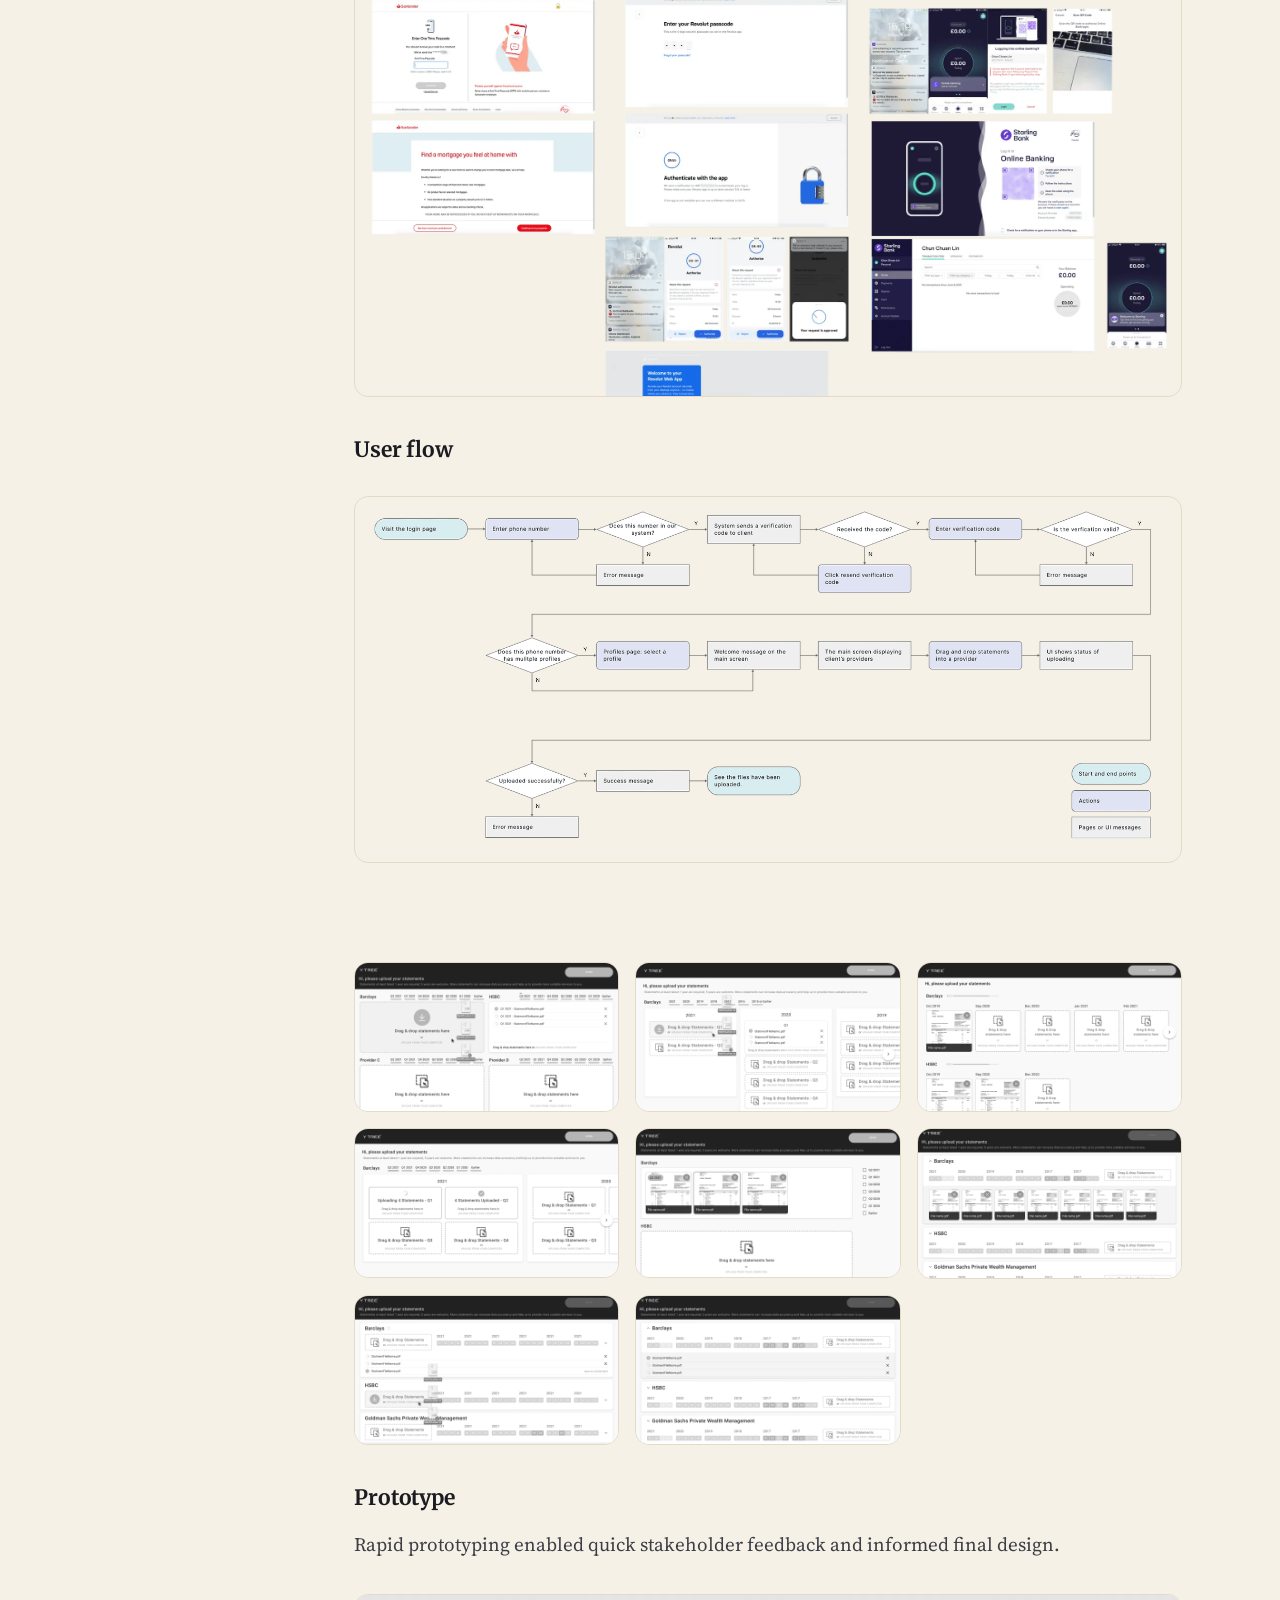
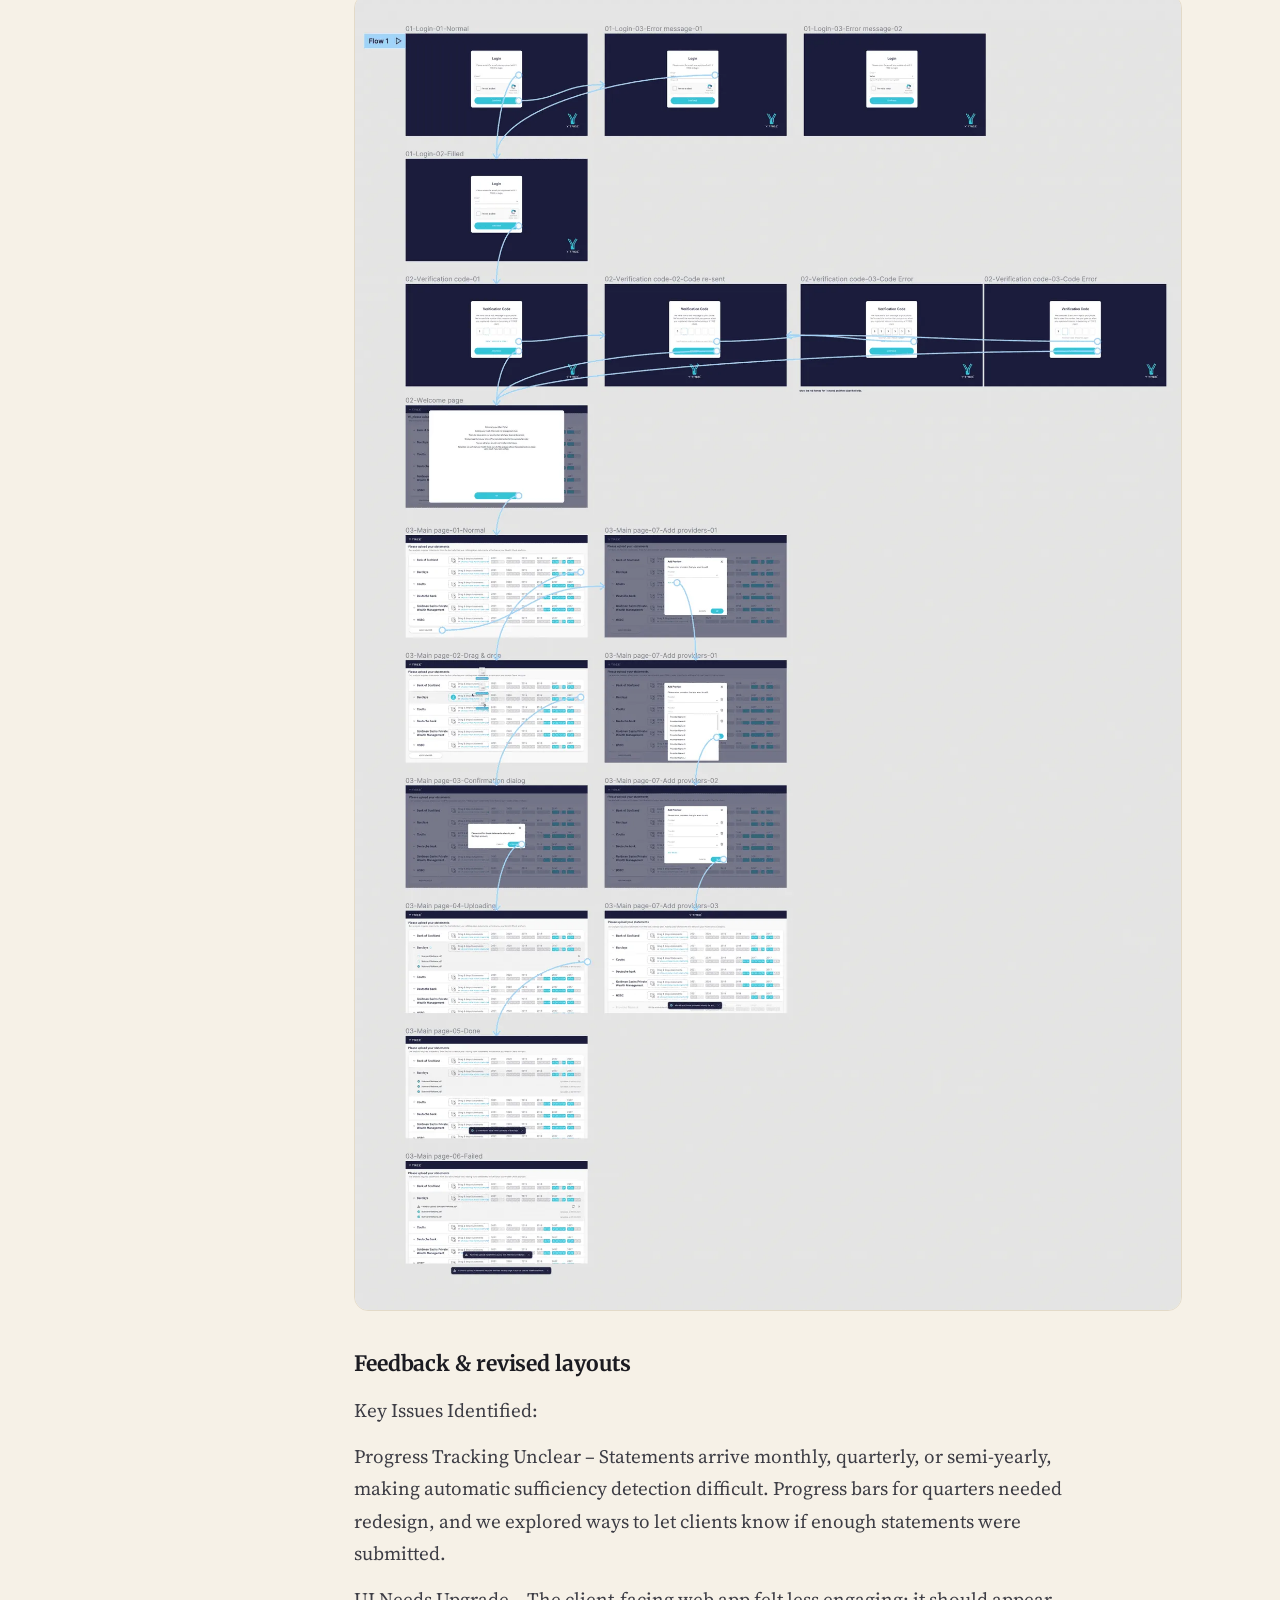
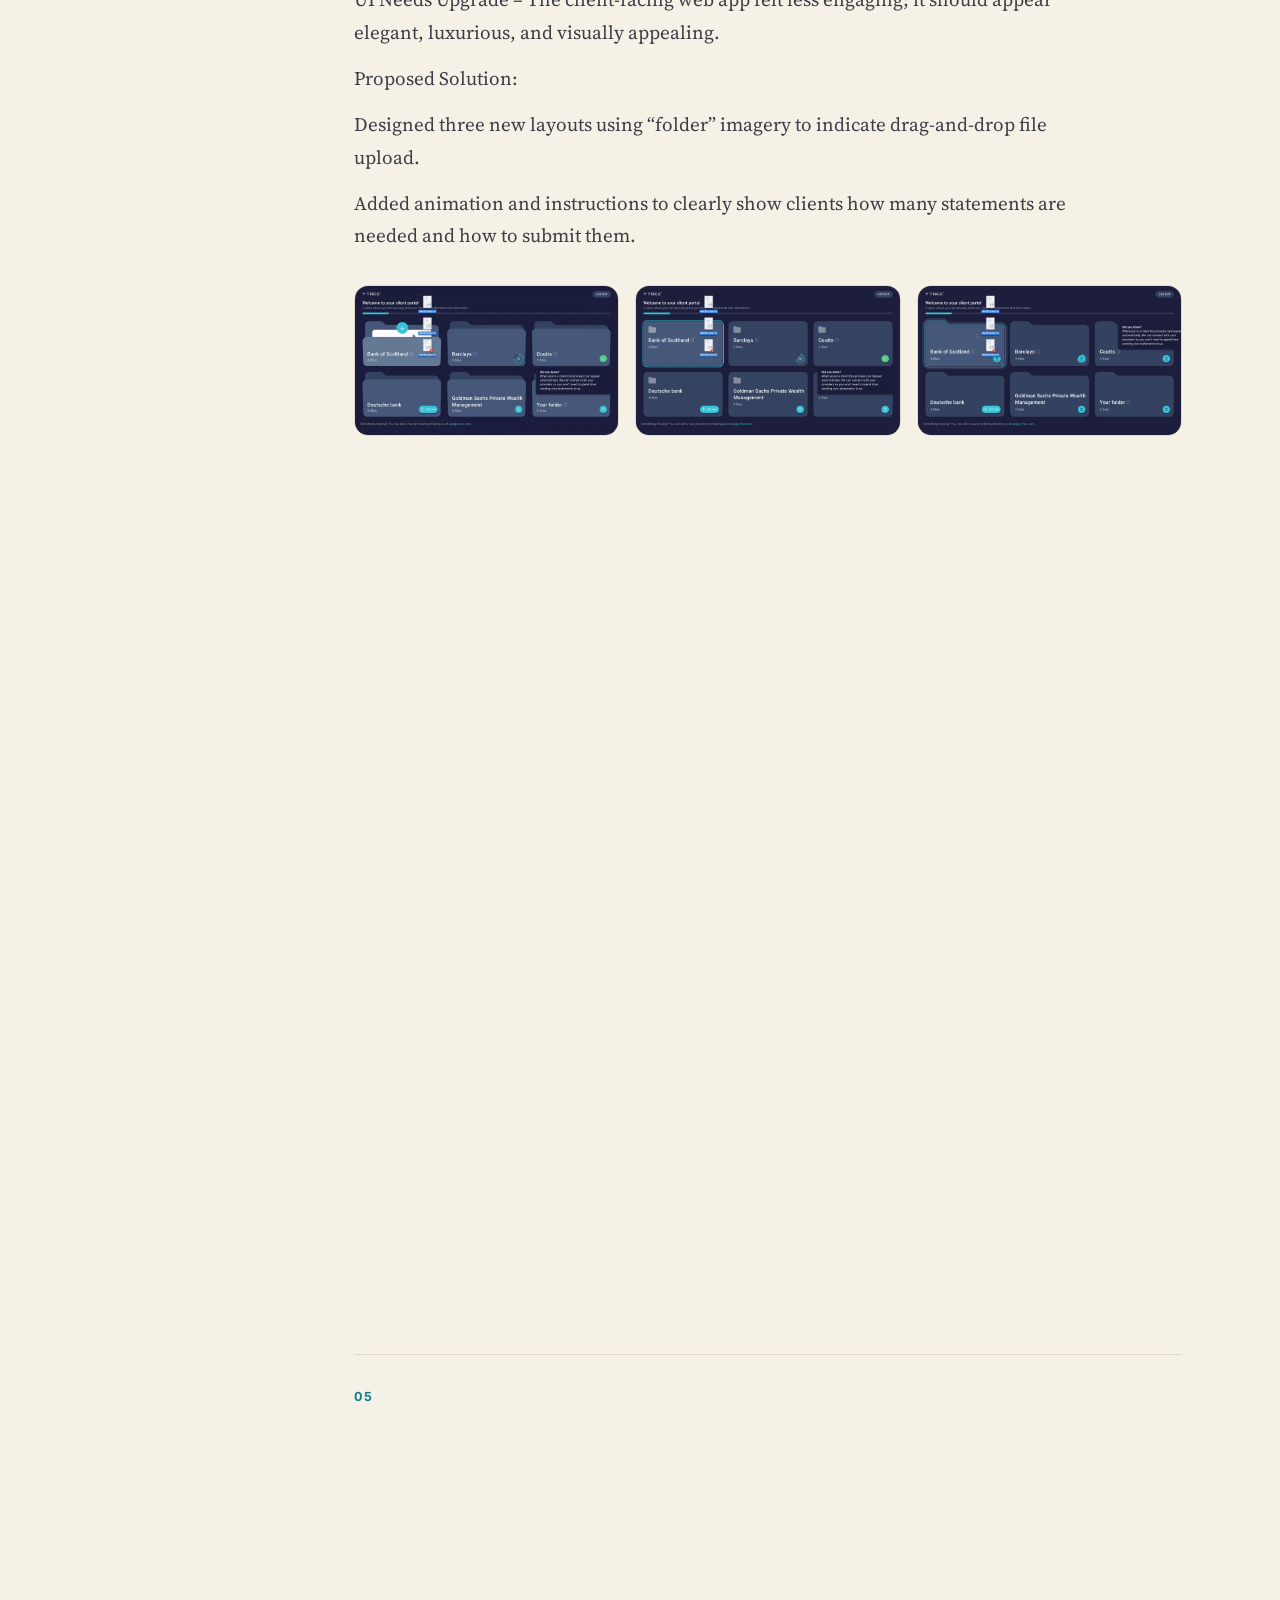
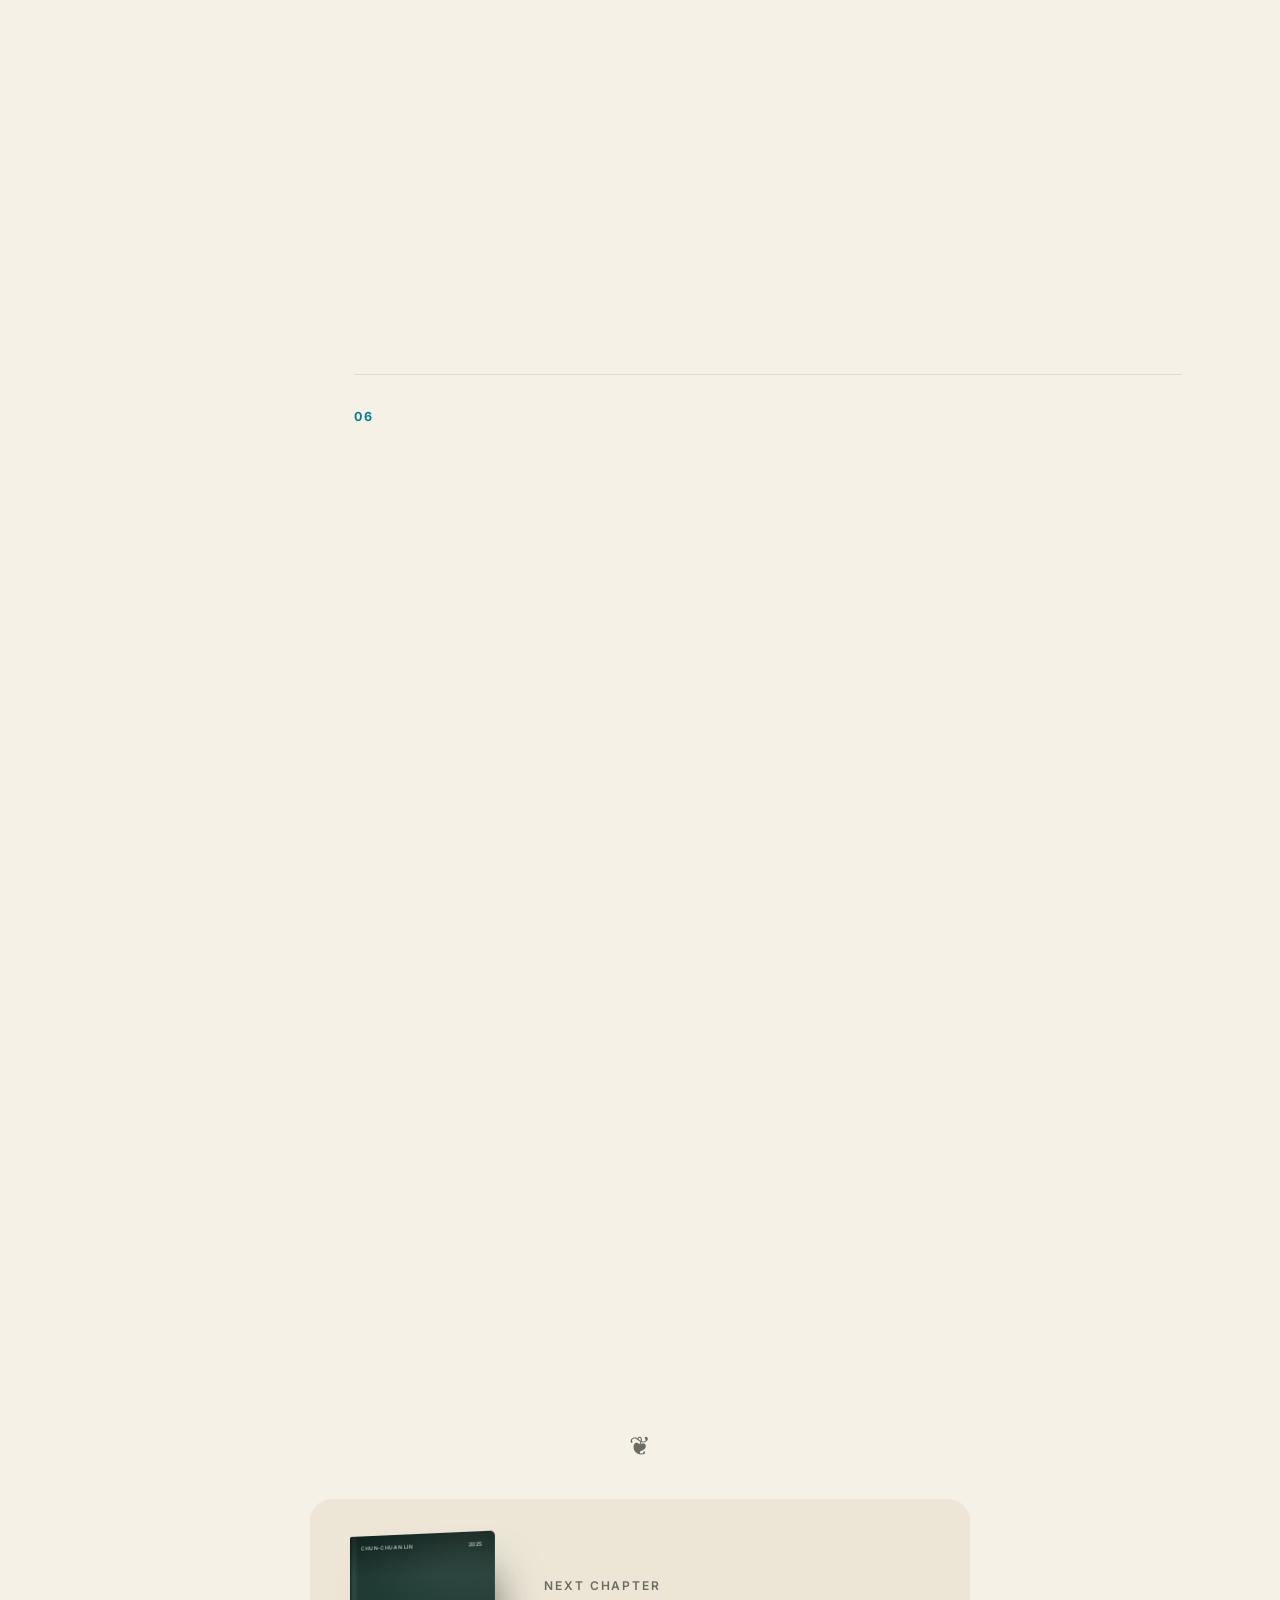
<file: work/client-portal.html>
<!doctype html>
<html lang="en">
<head>
<meta charset="utf-8">
<meta name="viewport" content="width=device-width, initial-scale=1">
<title>Streamlined onboarding via client portal — Chun-Chuan Lin</title>
<meta name="description" content="Enabling prospects to securely submit bank statements, providing the data needed for personalised financial health reports.">
<meta name="robots" content="noindex, nofollow">
<meta property="og:title" content="Streamlined onboarding via client portal — Chun-Chuan Lin">
<meta property="og:description" content="Enabling prospects to securely submit bank statements, providing the data needed for personalised financial health reports.">
<meta property="og:type" content="website">
<meta property="og:image" content="https://chunchuanlin.design/assets/img/cqkEi4mZ536VQZQC6X23w6QmEs.webp">
<link rel="icon" type="image/png" href="../assets/img/YUZRlfmyi6MVquyru4w5qhSXo.png">
<link rel="apple-touch-icon" href="../assets/img/tBvzRdnmvt2RYUskQSvIiSIpaNc.png">
<link rel="preconnect" href="https://fonts.googleapis.com">
<link rel="preconnect" href="https://fonts.gstatic.com" crossorigin>
<link href="https://fonts.googleapis.com/css2?family=Merriweather:ital,wght@0,300;0,400;0,700;0,900;1,300;1,400;1,700;1,900&family=IBM+Plex+Mono:wght@400;500&family=Inter:wght@400;500;600;700&family=Source+Serif+4:ital,opsz,wght@0,8..60,400;0,8..60,600;1,8..60,400&family=Caveat:wght@500&display=swap" rel="stylesheet">
<link rel="stylesheet" href="../assets/css/style.css?v=5820707c">
<link rel="stylesheet" href="../assets/css/book.css?v=90f53a5d">
</head>
<body class="cs-page">

<a class="skip-link" href="#main-content">Skip to content</a>

<div class="scroll-progress" aria-hidden="true"><span></span></div>
<div class="cursor-dot" aria-hidden="true"></div>

<header class="nav" id="nav">
  <div class="nav-in">
    <a class="brand" href="../index.html">
      <img src="../assets/img/ZoILuZUUzq1dYKgV54Ge7Sz8FY.webp" alt="">
      <span>Chun-Chuan&nbsp;Lin</span>
    </a>
    <span class="nav-run">From the archive &middot; The Client Portal</span>
    <button class="nav-toggle" aria-label="Menu" aria-expanded="false">
      <span class="bar"></span><span class="bar"></span><span class="bar"></span>
    </button>
    <nav class="nav-links">
      <a href="../index.html#work">Work</a>
      <a href="https://drive.google.com/file/d/1oNs0wJNy0Ehd9rT3fSROXO7B89IPfbKE/view?usp=sharing" target="_blank" rel="noopener">CV</a>
      <a href="https://www.linkedin.com/in/chun-chuan-lin/" target="_blank" rel="noopener">LinkedIn</a>
      <a href="https://chunchuanlin.medium.com/" target="_blank" rel="noopener">Medium</a>
    </nav>
  </div>
  <div class="nav-backdrop"></div>
</header>
<main id="main-content">

<article class="chapter" style="--bb:#d29a3a;--bi:#23180a;--ba:#23180a">
  <header class="ch-open">
    <div class="ch-band" aria-hidden="true"></div>
    <figure class="ch-plate hero-gate"><img src="../assets/img/OX6nDYRLKhPrMfGOQyfui4C2KuA.webp" alt=""></figure>
    <div class="ch-title">
      <p class="ch-num hero-gate"><span>From the archive</span><span>The Client Portal</span></p>
      <h1 class="serif split hero-title"><span class="w">Streamlined</span> <span class="w">onboarding</span> <span class="w">via</span> <span class="w">client</span> <span class="w">portal</span></h1>
      <p class="sub hero-gate">Enabling prospects to securely submit bank statements, providing the data needed for personalised financial health reports.</p>
      <p class="meta hero-gate">2021 · UX, UI and motion design</p>
    </div>
  </header>

  <div class="cs-body">
    <aside class="toc"><nav aria-label="Sections"><ol><li><a href="#sec-overview-0">Overview</a></li><li><a href="#sec-discover-1">Discover</a></li><li><a href="#sec-define-2">Define</a></li><li><a href="#sec-design-iterate-3">Design &amp; Iterate</a></li><li><a href="#sec-deliver-4">Deliver</a></li><li><a href="#sec-outcome-learnings-5">Outcome &amp; Learnings</a></li></ol></nav></aside>
    <div class="cs-content">
      <section class="cs-section" id="sec-overview-0">
  <span class="num">01</span>
  <h2 class="divider serif split"><span class="w">Overview</span></h2>
  <h3 class="sub serif reveal">Background</h3>
<p class="text reveal">Collecting bank statements for personalised financial health check reports lacked a standard process, causing delays and confusion for clients and internal teams.</p>
<figure class="reveal full"><img src="../assets/img/Nd1UjjotRwBvtaV2dXRynibylKE.webp" alt="" loading="lazy"></figure>
<h3 class="sub serif reveal">Key problems</h3>
<div class="cards  reveal"><div class="mini warn"><svg class="mini-icon" viewBox="0 0 24 24" fill="none" stroke="currentColor" stroke-width="1.6" stroke-linecap="round" stroke-linejoin="round" aria-hidden="true"><path d="M10.29 3.86 1.82 18a2 2 0 0 0 1.71 3h16.94a2 2 0 0 0 1.71-3L13.71 3.86a2 2 0 0 0-3.42 0z"/><line x1="12" y1="9" x2="12" y2="13"/><line x1="12" y1="17" x2="12.01" y2="17"/></svg><b>Client confusion</b><span>Prospects don’t know how many statements to send or forget to submit them.</span></div><div class="mini warn"><svg class="mini-icon" viewBox="0 0 24 24" fill="none" stroke="currentColor" stroke-width="1.6" stroke-linecap="round" stroke-linejoin="round" aria-hidden="true"><path d="M22 11.08V12a10 10 0 1 1-5.93-9.14"/><polyline points="22 4 12 14.01 9 11.01"/></svg><b>Disorganised submission</b><span>Statements arrive via multiple channels, making it hard to track completeness.</span></div><div class="mini warn"><svg class="mini-icon" viewBox="0 0 24 24" fill="none" stroke="currentColor" stroke-width="1.6" stroke-linecap="round" stroke-linejoin="round" aria-hidden="true"><path d="M22 11.08V12a10 10 0 1 1-5.93-9.14"/><polyline points="22 4 12 14.01 9 11.01"/></svg><b>Internal uncertainty</b><span>Analysts and data input teams cannot tell when data is ready, delaying reports.</span></div></div>
<h3 class="sub serif reveal">Solution</h3>
<div class="cards  reveal"><div class="mini"><svg class="mini-icon" viewBox="0 0 24 24" fill="none" stroke="currentColor" stroke-width="1.6" stroke-linecap="round" stroke-linejoin="round" aria-hidden="true"><path d="M22 11.08V12a10 10 0 1 1-5.93-9.14"/><polyline points="22 4 12 14.01 9 11.01"/></svg><b>Effortless submission</b><span>Built a Client Portal for secure and easy statement uploads.</span></div><div class="mini"><svg class="mini-icon" viewBox="0 0 24 24" fill="none" stroke="currentColor" stroke-width="1.6" stroke-linecap="round" stroke-linejoin="round" aria-hidden="true"><circle cx="12" cy="12" r="10"/><polyline points="12 6 12 12 16 14"/></svg><b>Real-time tracking</b><span>Standardised workflow lets client service and data input teams monitor uploads instantly.</span></div><div class="mini"><svg class="mini-icon" viewBox="0 0 24 24" fill="none" stroke="currentColor" stroke-width="1.6" stroke-linecap="round" stroke-linejoin="round" aria-hidden="true"><line x1="12" y1="20" x2="12" y2="10"/><line x1="18" y1="20" x2="18" y2="4"/><line x1="6" y1="20" x2="6" y2="16"/></svg><b>Statement data score</b><span>Designed indicates when client statements are ready for reporting.</span></div></div>
<h3 class="sub serif reveal">Outcomes</h3>
<div class="cards  reveal"><div class="mini"><svg class="mini-icon" viewBox="0 0 24 24" fill="none" stroke="currentColor" stroke-width="1.6" stroke-linecap="round" stroke-linejoin="round" aria-hidden="true"><polygon points="13 2 3 14 12 14 11 22 21 10 12 10 13 2"/></svg><b>Time reduced 38.5%</b><span>Average collection time dropped from 6.5 weeks → 4 weeks.</span></div><div class="mini"><svg class="mini-icon" viewBox="0 0 24 24" fill="none" stroke="currentColor" stroke-width="1.6" stroke-linecap="round" stroke-linejoin="round" aria-hidden="true"><path d="M21 11.5a8.38 8.38 0 0 1-8.6 8.5 8.5 8.5 0 0 1-4-.9L3 21l1.9-5.4A8.38 8.38 0 0 1 3.5 11 8.5 8.5 0 0 1 12 3a8.38 8.38 0 0 1 9 8.5z"/></svg><b>Positive feedback 94%</b><span>46 out of 49 clients gave positive feedback (Mar–Sep 2021)</span></div><div class="mini"><svg class="mini-icon" viewBox="0 0 24 24" fill="none" stroke="currentColor" stroke-width="1.6" stroke-linecap="round" stroke-linejoin="round" aria-hidden="true"><path d="M22 11.08V12a10 10 0 1 1-5.93-9.14"/><polyline points="22 4 12 14.01 9 11.01"/></svg><b>7,932 statements collected</b><span>Through the Client Portal.</span></div></div>
</section>
<section class="cs-section" id="sec-discover-1">
  <span class="num">02</span>
  <h2 class="divider serif split"><span class="w">Discover</span></h2>
  <h3 class="sub serif reveal">Stakeholder interviews</h3>
<p class="lead reveal">Conducted stakeholder interviews to uncover unclear submission processes, missing statements, and delays in report generation.</p>
<p class="text reveal">Prospects didn’t know how many statements to send or forgot to send them.</p>
<p class="text reveal">Statements were submitted via multiple emails or random app chats, leaving client service unsure of completeness.</p>
<p class="text reveal">Analysts couldn’t determine when they could start preparing reports.</p>
<p class="text reveal">No standardised process for collecting and verifying statements.</p>
<figure class="reveal full"><img src="../assets/img/zlVvFxQXumMlN5vUxzWkswkl0E.webp" alt="" loading="lazy"></figure>
</section>
<section class="cs-section" id="sec-define-2">
  <span class="num">03</span>
  <h2 class="divider serif split"><span class="w">Define</span></h2>
  <h3 class="sub serif reveal">User stories</h3>
<p class="text reveal">Clients: Submit statements securely, effortlessly, and know exactly what’s needed.</p>
<p class="text reveal">Client Service: Track client progress and see which statements are received.</p>
<p class="text reveal">Data Input Team: Know which statements to upload daily and when profiles are complete.</p>
<p class="text reveal">Analysts: Access verified statements to generate reports efficiently.</p>
<h3 class="sub serif reveal">Objective</h3>
<p class="lead reveal">1. Effortless &amp; Secure Submission</p>
<p class="text reveal">Prospects can submit bank statements easily and securely via the Client Portal.</p>
<p class="lead reveal">2. Transparent Workflow</p>
<p class="text reveal">Client service and data input teams can track uploads in real time and start processing immediately.</p>
<p class="lead reveal">3. Ready-to-Use Data</p>
<p class="text reveal">Analysts know when all statements are complete, enabling timely generation of financial health check reports.</p>
<h3 class="sub serif reveal">The key problem</h3>
<p class="lead reveal">Incomplete or random client submissions stall the workflow and delay reporting.</p>
<p class="text reveal">Clients forget or send statements inconsistently, leaving client service unsure when submissions are complete. Without complete statements, the rest of the process cannot move forward.</p>
</section>
<section class="cs-section" id="sec-design-iterate-3">
  <span class="num">04</span>
  <h2 class="divider serif split"><span class="w">Design</span> <span class="w">&amp;</span> <span class="w">Iterate</span></h2>
  <h3 class="sub serif reveal">Brainstorming with stakeholders</h3>
<p class="text reveal">We try to turn those users’ need into how might we questions and brainstorm with advisors, analysts and client service team together.</p>
<p class="text reveal">Decision: Build a Dedicated Client Portal. Instead of using shared drives or third-party tools, we chose to build our own storage app because:</p>
<p class="text reveal">Extensible Functionality – We can add features tailored to client onboarding, document validation, and workflow tracking.</p>
<p class="text reveal">Full Control &amp; Security – Sensitive client data remains fully under our control, ensuring compliance and reducing risk.</p>
<p class="text reveal">Seamless Integration – The portal integrates directly with internal systems, enabling real-time updates for analysts and client service teams.</p>
<figure class="reveal full"><img src="../assets/img/IfOsOsHYSpRBZmVbsWqd5zSzw.webp" alt="" loading="lazy"></figure>
<h3 class="sub serif reveal">New user journey</h3>
<p class="text reveal">Mapped the user journey for statement uploads, walking stakeholders through it to uncover missing steps and potential issues.</p>
<figure class="reveal full"><img src="../assets/img/SfGZpqYeBllbc2cEW9I2oEOqYA.webp" alt="" loading="lazy"></figure>
<p class="lead reveal">Phase one goal</p>
<p class="lead reveal">Enable prospects to send their statements securely and effortlessly</p>
<h3 class="sub serif reveal">Login UX benchmarking</h3>
<p class="text reveal">Researched login security methods used by banks and fintechs, including:</p>
<p class="text reveal">Personal info + OTP</p>
<p class="text reveal">Mobile number + passcode + app authentication</p>
<p class="text reveal">Personal info + QR code</p>
<p class="text reveal">Evaluated pros and cons and, after discussing with PM and developers, chose mobile number + OTP because:</p>
<p class="text reveal">Consistent with our existing mobile login experience</p>
<p class="text reveal">Leverages existing mechanism, saving resources</p>
<p class="text reveal">Most familiar and comfortable for elder clients</p>
<figure class="reveal full"><img src="../assets/img/IdcQwnjVqWBDoCopafCG2rGFE.webp" alt="" loading="lazy"></figure>
<h3 class="sub serif reveal">User flow</h3>
<figure class="reveal full"><img src="../assets/img/mdO6Dc7AQNw85tT9lJu32BRwonI.webp" alt="" loading="lazy"></figure>
<h3 class="sub serif reveal">Key screens exploration</h3>
<div class="figrow three full reveal"><img src="../assets/img/LCabELWFcdEDsrtJhcJS0Vdvek.webp" alt="" loading="lazy"><img src="../assets/img/DmFnkPipCCWWGVs4l0RR3t1pUw.webp" alt="" loading="lazy"><img src="../assets/img/w4kdVTuXIkt2IQO5o6eFFqbWc.webp" alt="" loading="lazy"><img src="../assets/img/XIdd3Ki8qnGQbr4GxeZFvUOs6FQ.webp" alt="" loading="lazy"><img src="../assets/img/U2IwR6ppF3HtITTZWGJthte5S7k.webp" alt="" loading="lazy"><img src="../assets/img/0fRun8uopap949FgM7d6oDE02gk.webp" alt="" loading="lazy"><img src="../assets/img/KMippCfU7jtFEV5aXUaqbHZJPfw.webp" alt="" loading="lazy"><img src="../assets/img/LFizSyYQ25baL9gF4l02Xo4fs.webp" alt="" loading="lazy"></div>
<h3 class="sub serif reveal">Prototype</h3>
<p class="text reveal">Rapid prototyping enabled quick stakeholder feedback and informed final design.</p>
<figure class="reveal full"><img src="../assets/img/bOojNFecvwv15x1qtQlhUoY81s.webp" alt="" loading="lazy"></figure>
<h3 class="sub serif reveal">Feedback &amp; revised layouts</h3>
<p class="text reveal">Key Issues Identified:</p>
<p class="text reveal">Progress Tracking Unclear – Statements arrive monthly, quarterly, or semi-yearly, making automatic sufficiency detection difficult. Progress bars for quarters needed redesign, and we explored ways to let clients know if enough statements were submitted.</p>
<p class="text reveal">UI Needs Upgrade – The client-facing web app felt less engaging; it should appear elegant, luxurious, and visually appealing.</p>
<p class="text reveal">Proposed Solution:</p>
<p class="text reveal">Designed three new layouts using “folder” imagery to indicate drag-and-drop file upload.</p>
<p class="text reveal">Added animation and instructions to clearly show clients how many statements are needed and how to submit them.</p>
<div class="figrow three full reveal"><img src="../assets/img/7f7ni4fN0Vx2j6S2LKgfrIDRleY.webp" alt="" loading="lazy"><img src="../assets/img/acdRCRaG0C4BRiJxNDyigzNwBRc.webp" alt="" loading="lazy"><img src="../assets/img/DdCvDpvjKK4eg9PhC8BlAAUJonk.webp" alt="" loading="lazy"></div>
<h3 class="sub serif reveal">Design Comparison: Initial vs Latest</h3>
<p class="text reveal">Cleaner Layout – Provider blocks redesigned as folder shapes for clarity and simplicity.</p>
<p class="text reveal">Luxury UI – Dark theme applied to enhance elegance and friendliness.</p>
<p class="text reveal">Removed Status Bars – Not feasible; simplified progress tracking.</p>
<p class="text reveal">Auto-Save Uploads – Removed SEND button to prevent data loss and reduce steps.</p>
<p class="text reveal">Improved Navigation – Added logout and profile switching options.</p>
<p class="text reveal">Future Enhancements – Client-added providers postponed due to limitations; low priority as initial provider list is usually complete.</p>
<h3 class="sub serif reveal" style="font-size:1.1rem">Old</h3>
<h3 class="sub serif reveal" style="font-size:1.1rem">New</h3>
<div class="figrow two full reveal"><img src="../assets/img/OVtpsHtIOYhZQY8EFf1daHdJ3aE.webp" alt="" loading="lazy"><img src="../assets/img/gVJ3N1mhVUoq5YqFDLzqJfznzG0.webp" alt="" loading="lazy"></div>
</section>
<section class="cs-section" id="sec-deliver-4">
  <span class="num">05</span>
  <h2 class="divider serif split"><span class="w">Deliver</span></h2>
  <h3 class="sub serif reveal">Prototype and design sign off</h3>
<p class="text reveal">Prototyped the final design to validate with stakeholders and secure sign-off.</p>
<figure class="reveal full">
          <video src="../assets/video/PEKQZuOXCYHJAmD1p9uI7GrVS1c.mp4" autoplay muted loop playsinline preload="metadata" poster="../assets/img/poster-PEKQZuOXCYHJAmD1p9uI7GrVS1c.webp"></video>
          
        </figure>
<h3 class="sub serif reveal">Mobile design</h3>
<p class="text reveal">Replaced drag-and-drop and hover interactions, updated texts and images for smaller screens.</p>
<figure class="reveal full"><img src="../assets/img/mN4M9hKGMWKSW5K1nhdYaTwmiU.webp" alt="" loading="lazy"></figure>
<h3 class="sub serif reveal">Design handover</h3>
<p class="text reveal">Used Figma Auto Layout &amp; Resizing to ensure responsive design and defined upload/loading states for clarity.</p>
<div class="figrow two full reveal"><img src="../assets/img/iPaUIxTd72ilFw4JvyidMJWOKQ.webp" alt="" loading="lazy"><img src="../assets/img/T5MNL2MXvrff89ePnzsmeIi6M0.webp" alt="" loading="lazy"></div>
</section>
<section class="cs-section" id="sec-outcome-learnings-5">
  <span class="num">06</span>
  <h2 class="divider serif split"><span class="w">Outcome</span> <span class="w">&amp;</span> <span class="w">Learnings</span></h2>
  <h3 class="sub serif reveal">Business impact</h3>
<div class="cards  reveal"><div class="mini"><svg class="mini-icon" viewBox="0 0 24 24" fill="none" stroke="currentColor" stroke-width="1.6" stroke-linecap="round" stroke-linejoin="round" aria-hidden="true"><polygon points="13 2 3 14 12 14 11 22 21 10 12 10 13 2"/></svg><b>Time reduced 38.5%</b><span>Average collection time dropped from 6.5 weeks → 4 weeks.</span></div><div class="mini"><svg class="mini-icon" viewBox="0 0 24 24" fill="none" stroke="currentColor" stroke-width="1.6" stroke-linecap="round" stroke-linejoin="round" aria-hidden="true"><path d="M21 11.5a8.38 8.38 0 0 1-8.6 8.5 8.5 8.5 0 0 1-4-.9L3 21l1.9-5.4A8.38 8.38 0 0 1 3.5 11 8.5 8.5 0 0 1 12 3a8.38 8.38 0 0 1 9 8.5z"/></svg><b>Positive feedback 94%</b><span>46 out of 49 clients gave positive feedback (Mar–Sep 2021)</span></div><div class="mini"><svg class="mini-icon" viewBox="0 0 24 24" fill="none" stroke="currentColor" stroke-width="1.6" stroke-linecap="round" stroke-linejoin="round" aria-hidden="true"><path d="M22 11.08V12a10 10 0 1 1-5.93-9.14"/><polyline points="22 4 12 14.01 9 11.01"/></svg><b>7,932 statements collected</b><span>Through the Client Portal.</span></div></div>
<h3 class="sub serif reveal">Next steps</h3>
<p class="text reveal">Track Statement Uploads – Show number of uploaded statements or other indicators so client service and data input teams can start processing.</p>
<p class="text reveal">Ready-to-Run Indicator – Implement a Statement Data Score to let analysts know when client data is complete for generating health check reports.</p>
<h3 class="sub serif reveal">Retrospective</h3>
<p class="text reveal">The project streamlined client statement submission, improved workflow transparency for internal teams, and enhanced the UI to be more engaging. Key learnings included balancing security with usability, designing for multiple user roles, and iterating based on stakeholder feedback.</p>
</section>
    </div>
  </div>

  <footer class="ch-end">
    <p class="ch-fin" aria-hidden="true">&#10086;</p>
    <a class="ch-next" href="provider-redesign.html" style="--h:300px;--w:210px;--bb:#1f3b33;--bi:#ead9ae;--ba:#c9a868">
      <span class="ch-next-book"><span class="cover"><span class="cv cv--band"><span class="cv-top"><span>Chun-Chuan Lin</span><span>2025</span></span><span class="cv-pic"><img src="../assets/img/VFbImBTynQh7F0MmkZp4YDalEAE.webp" alt="" loading="lazy" style="object-position:40% 50%"></span><span class="cv-words"><span class="cv-num">01</span><span class="cv-title">The £9B Platform</span><span class="cv-rule"></span><span class="cv-out">£9B in client assets</span></span></span></span></span>
      <span class="ch-next-txt">
        <span class="dir">Next chapter</span>
        <span class="serif t">Redesigned a £9B platform for UHNW clients</span>
        <span class="o">£9B in client assets</span>
      </span>
    </a>
    <p class="ch-links"><a href="trip-memories.html">&larr; Previous chapter</a><a href="../index.html#work">All work</a></p>
  </footer>
</article>
</main>
<footer class="foot" id="contact">
  <div class="foot-in">
    <h2 class="serif reveal">Let&rsquo;s make something clear.</h2>
    <a class="mail reveal" href="mailto:designlcc@gmail.com">designlcc@gmail.com</a>
    <div class="row">
      <span>&copy; 2026 Chun-Chuan Lin — London</span>
      <span class="socials">
        <a href="https://www.linkedin.com/in/chun-chuan-lin/" target="_blank" rel="noopener">LinkedIn</a>
        <a href="https://chunchuanlin.medium.com/" target="_blank" rel="noopener">Medium</a>
        <a href="https://www.behance.net/designlcc" target="_blank" rel="noopener">Behance</a>
        <a href="https://adplist.org/mentors/chun-chuan-lin" target="_blank" rel="noopener">ADPList</a>
      </span>
    </div>
  </div>
</footer>



<script src="../assets/js/main.js?v=11b02167" defer></script>

</body>
</html>
</file>
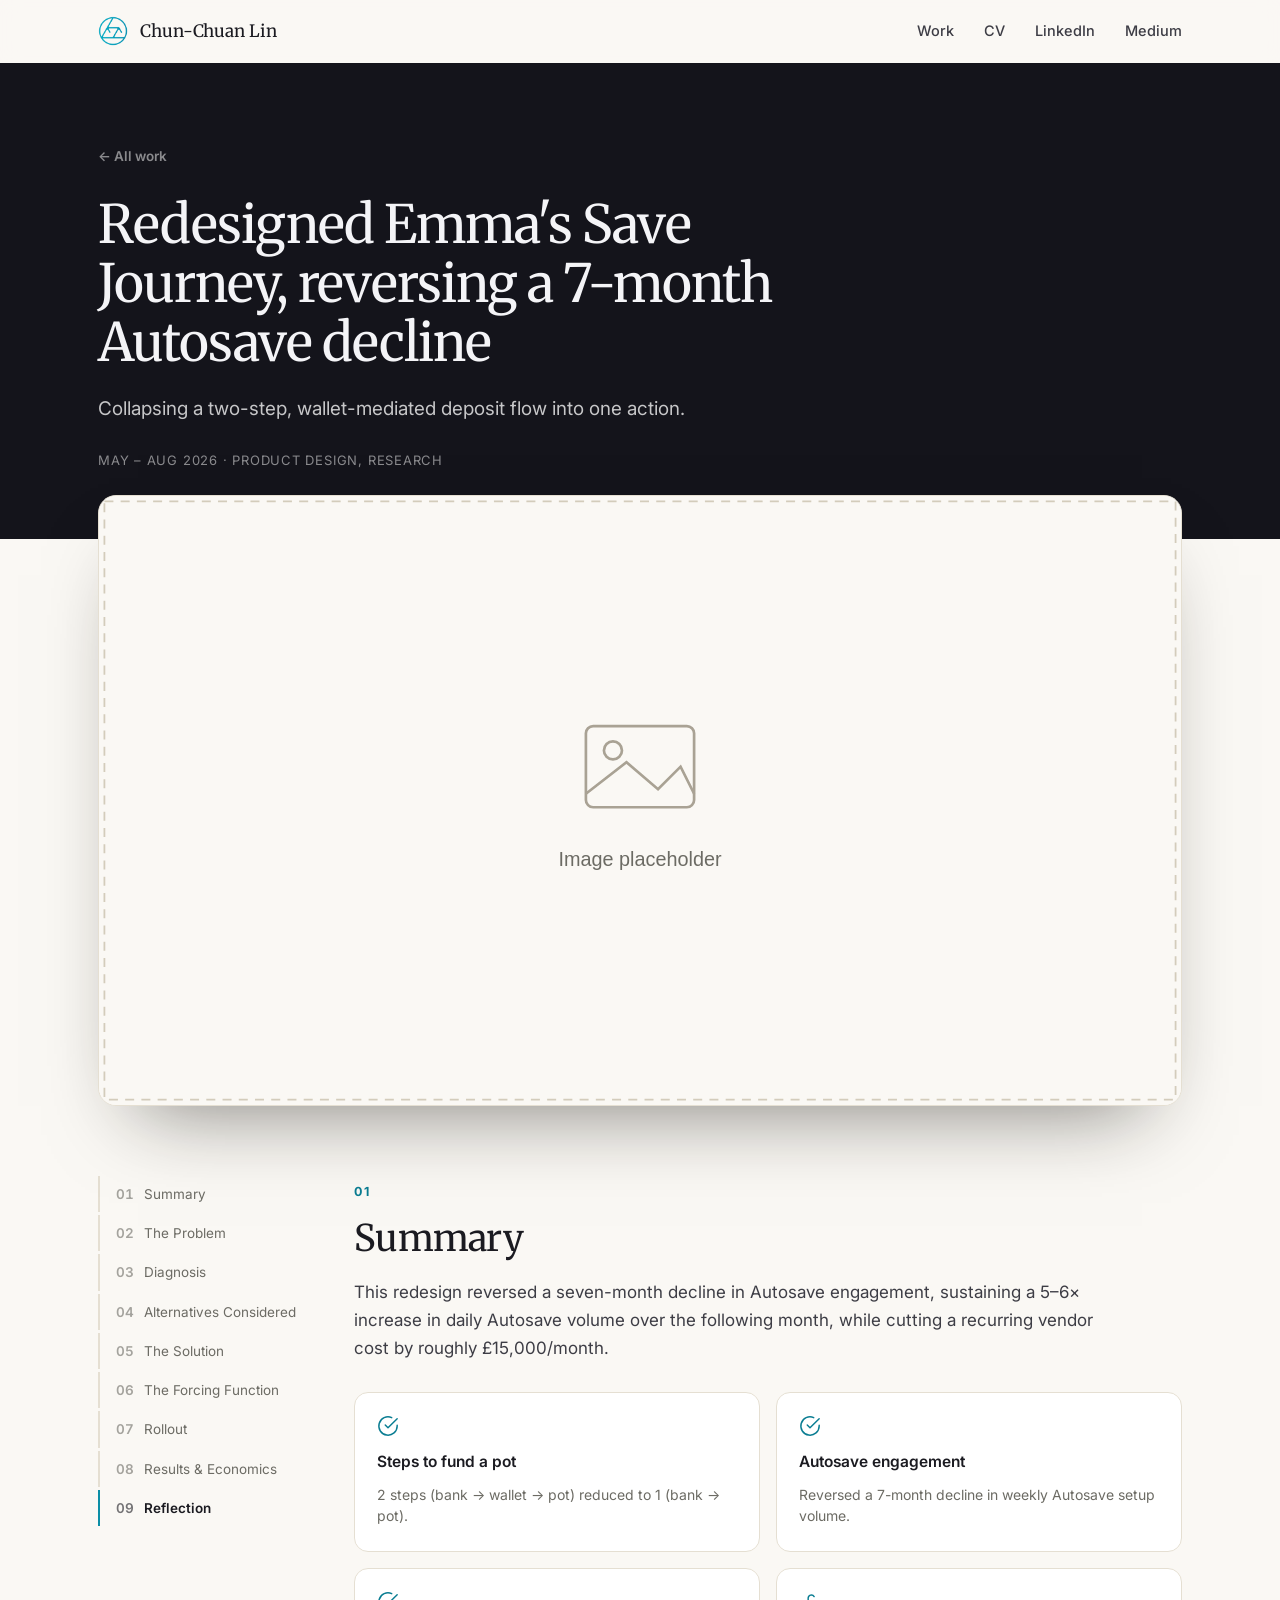
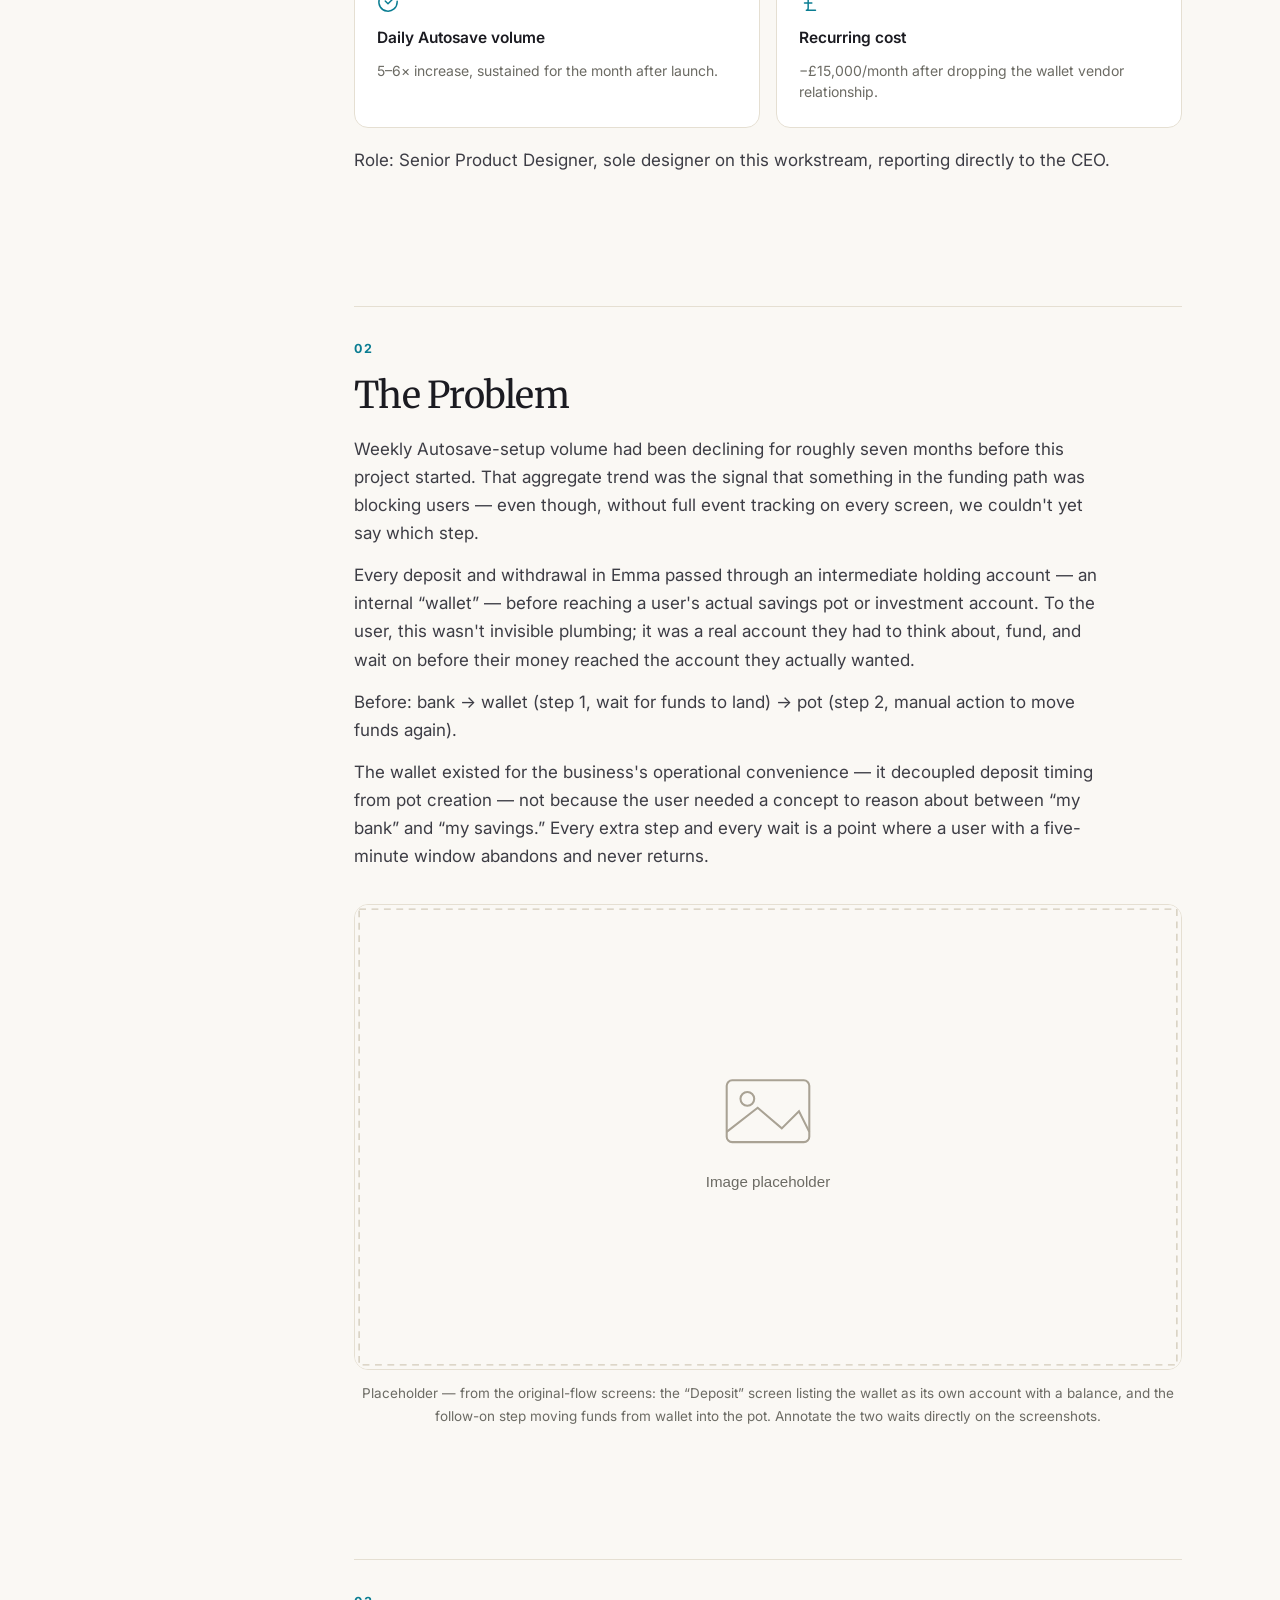
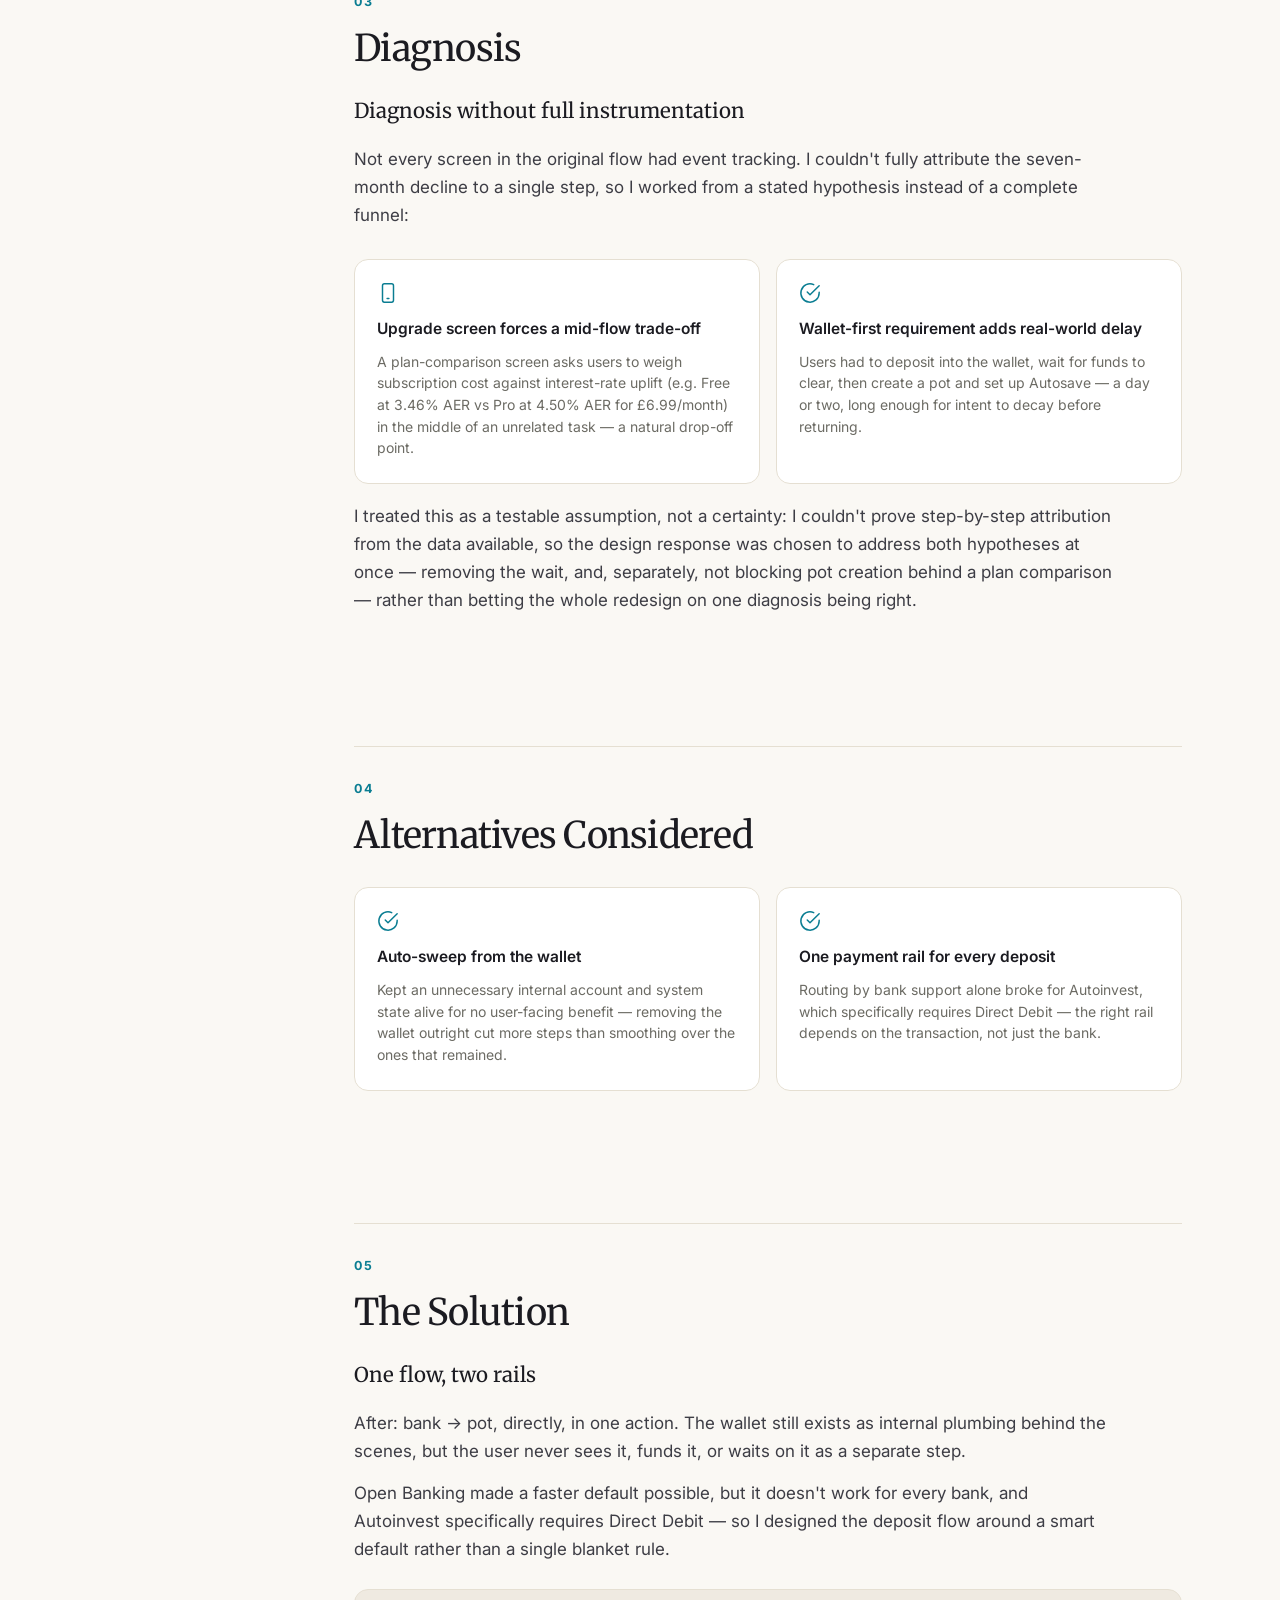
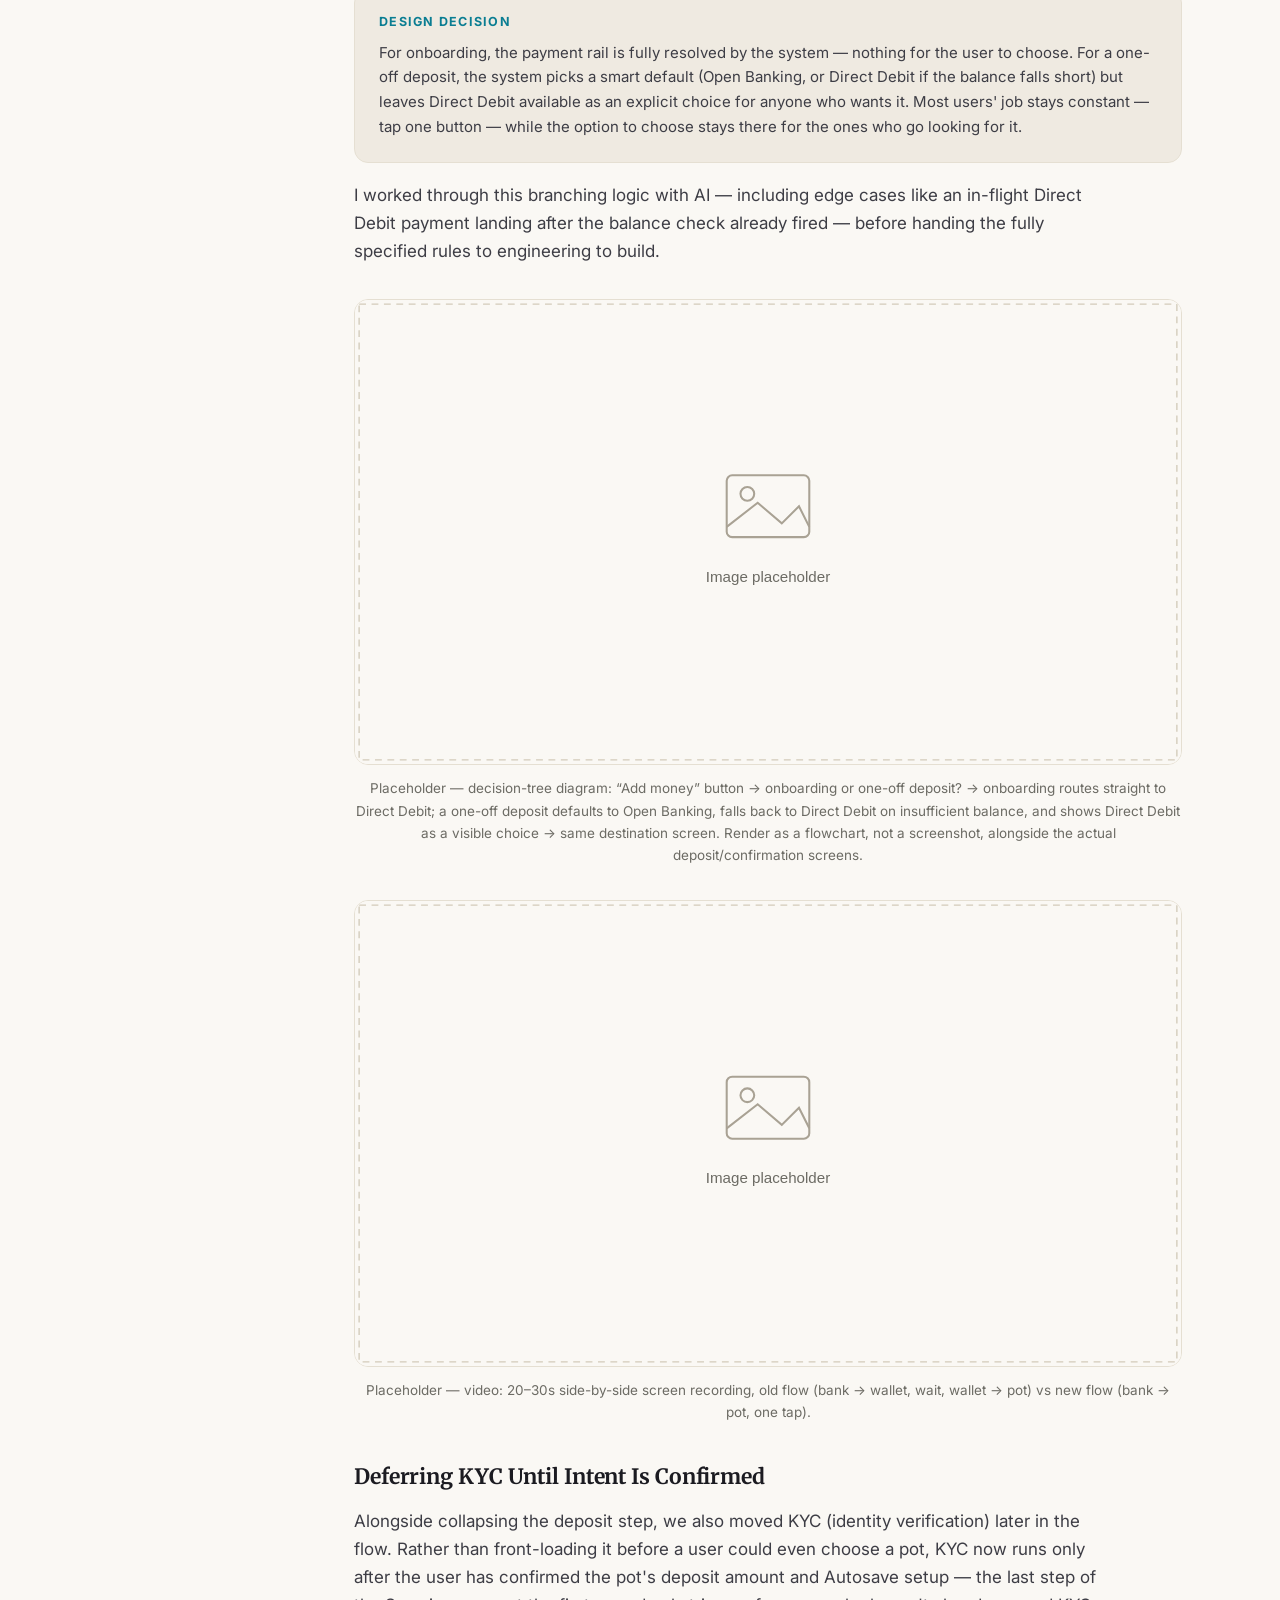
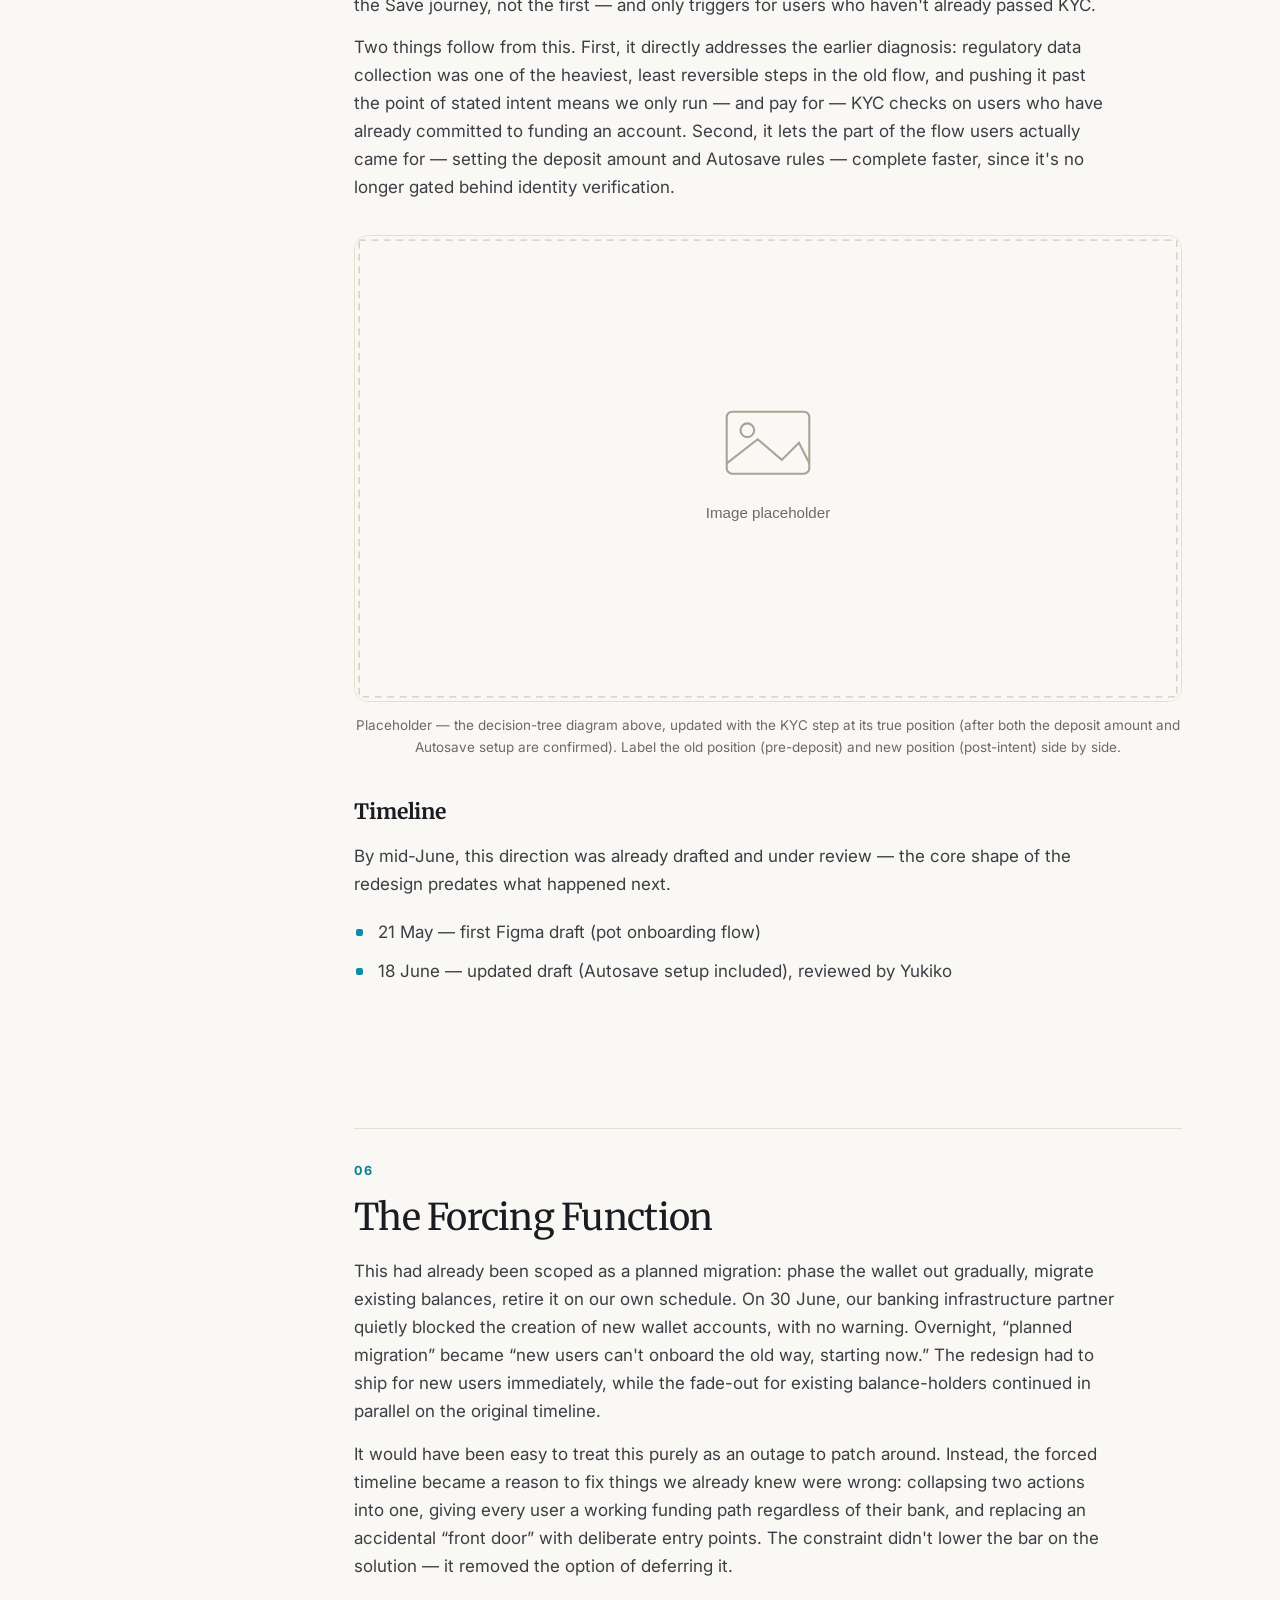
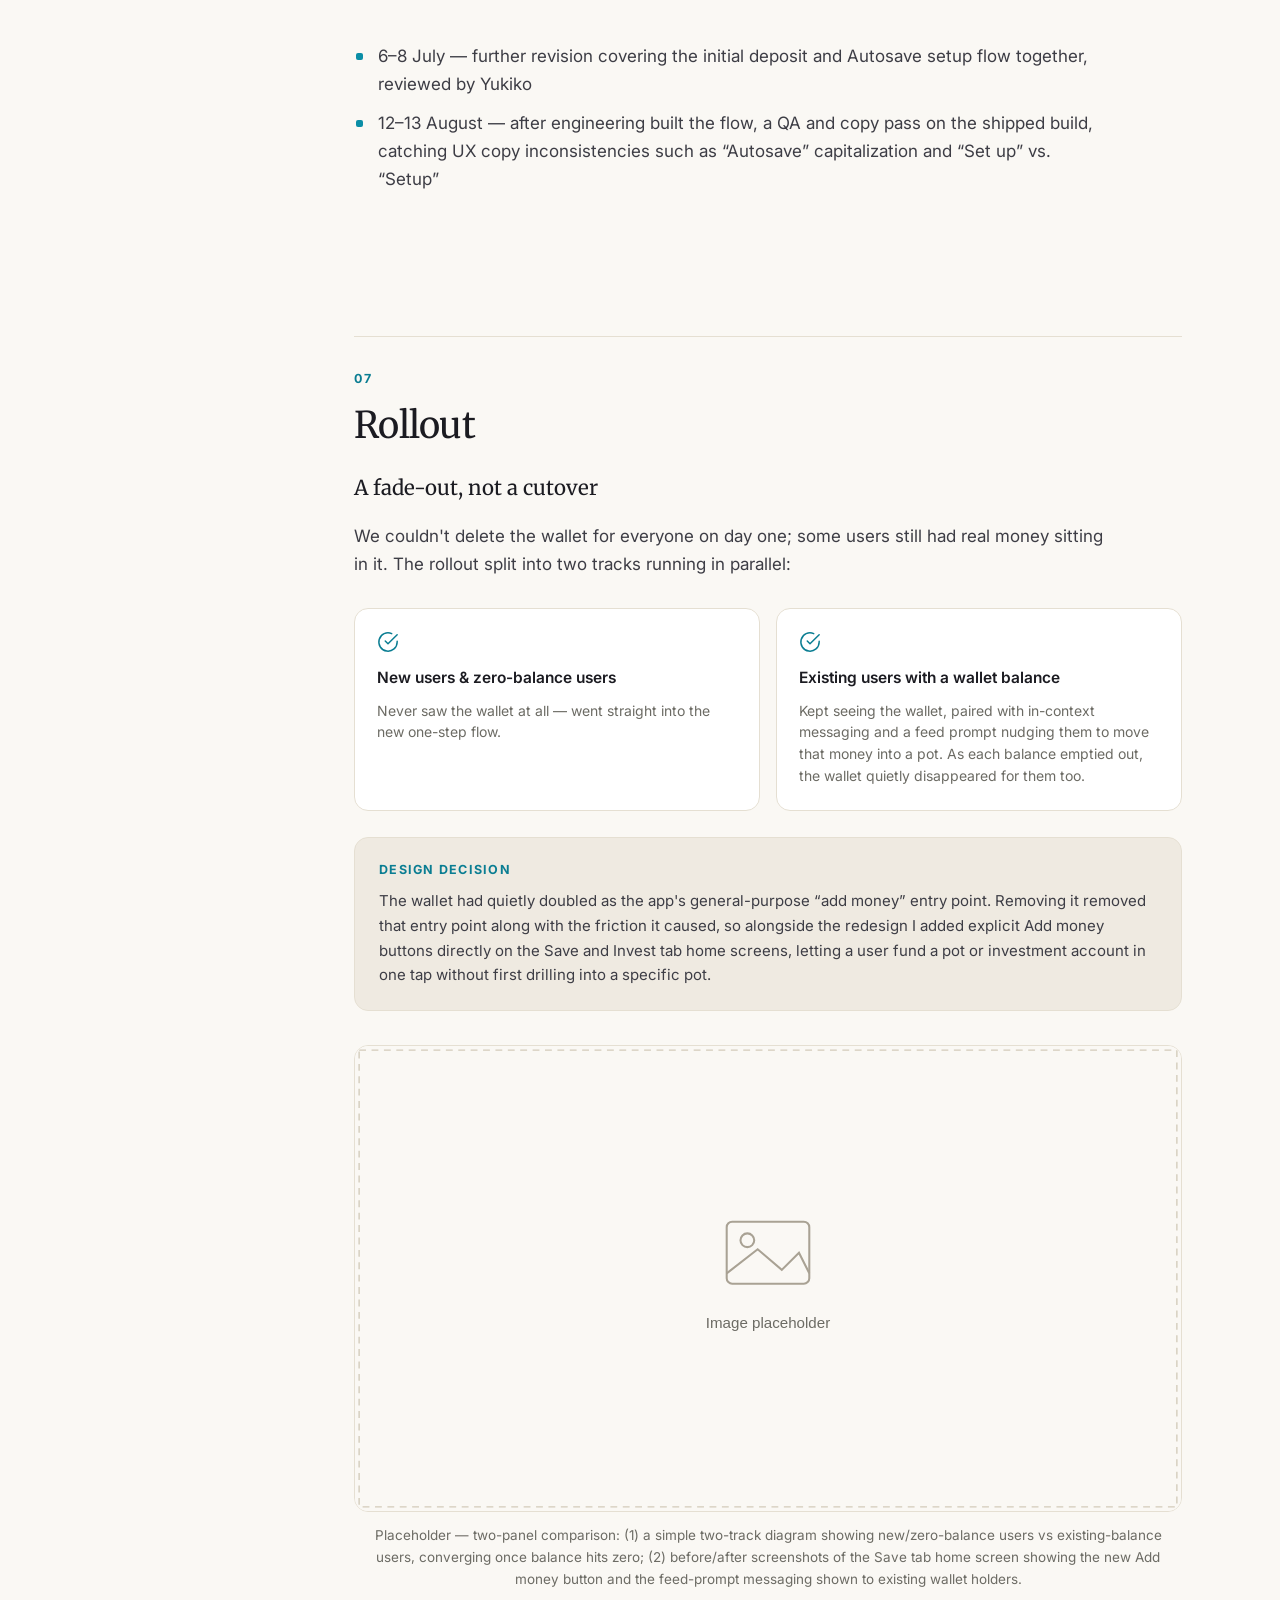
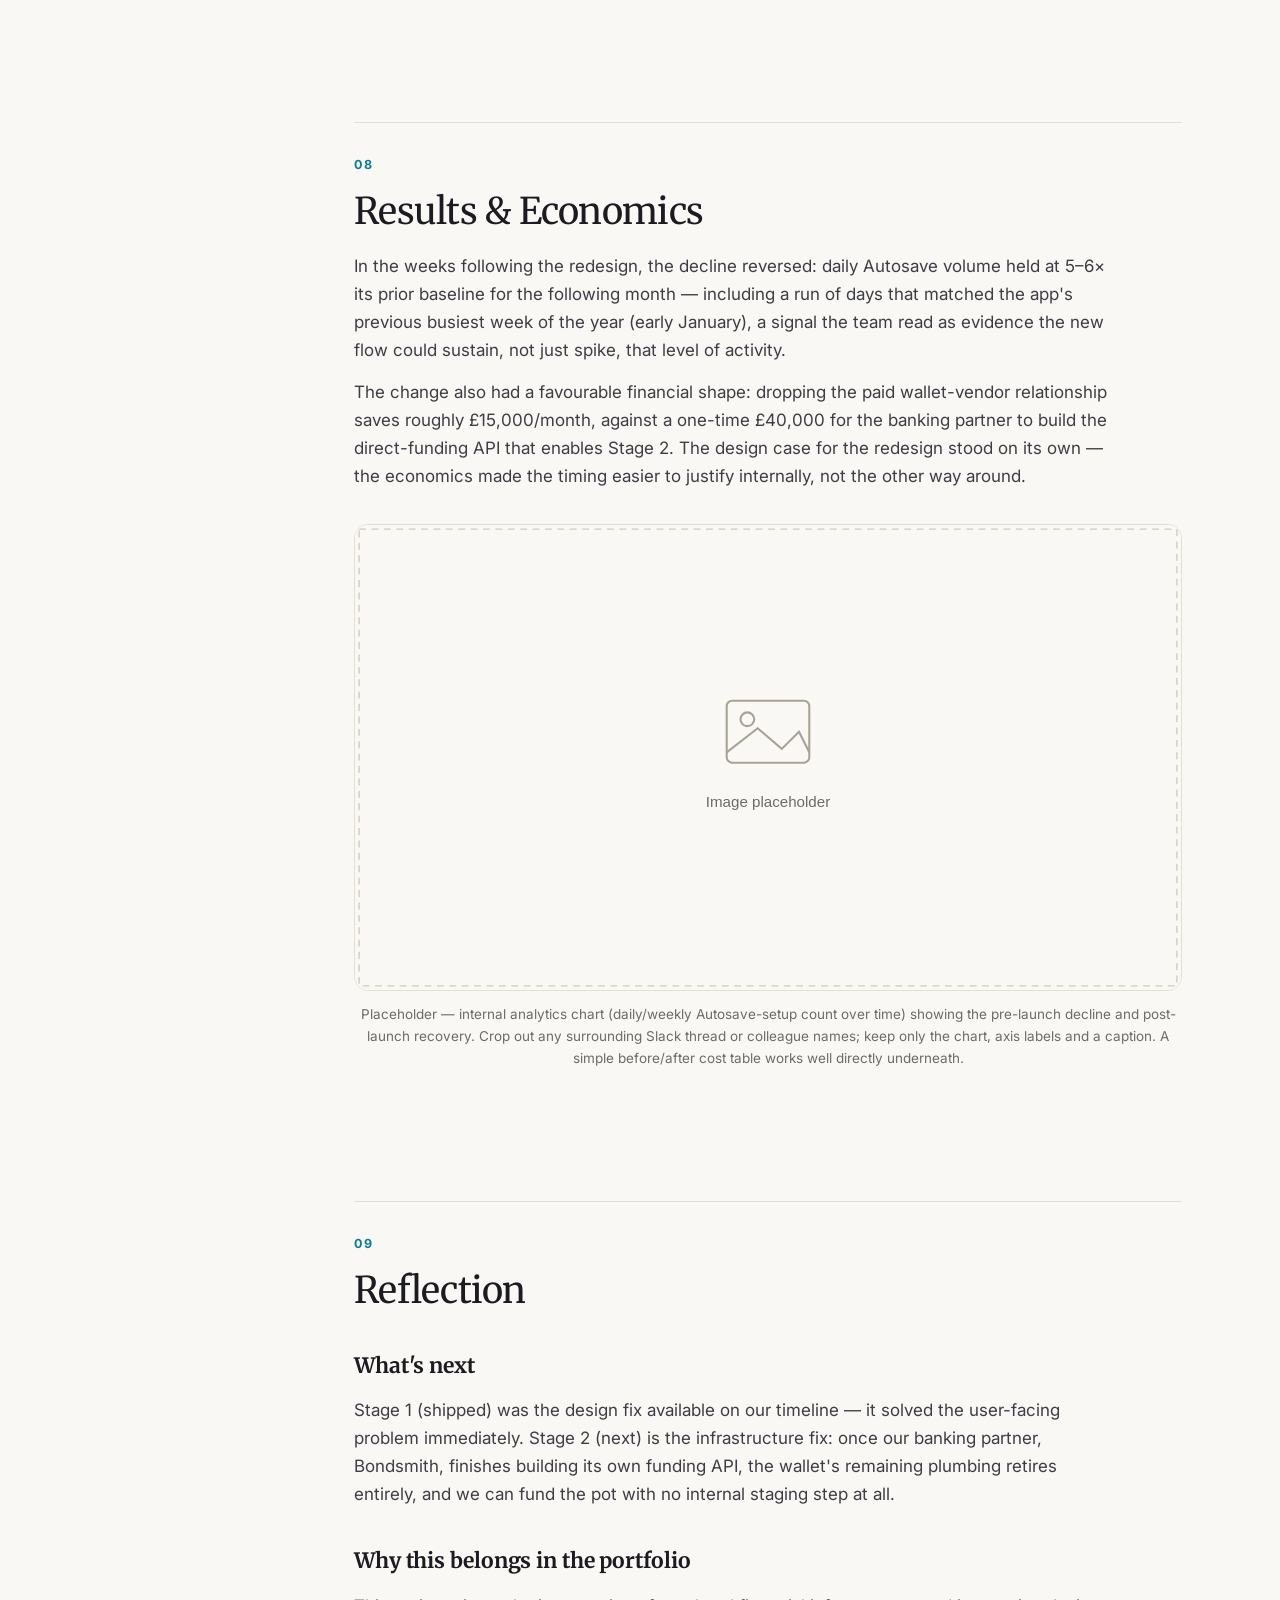
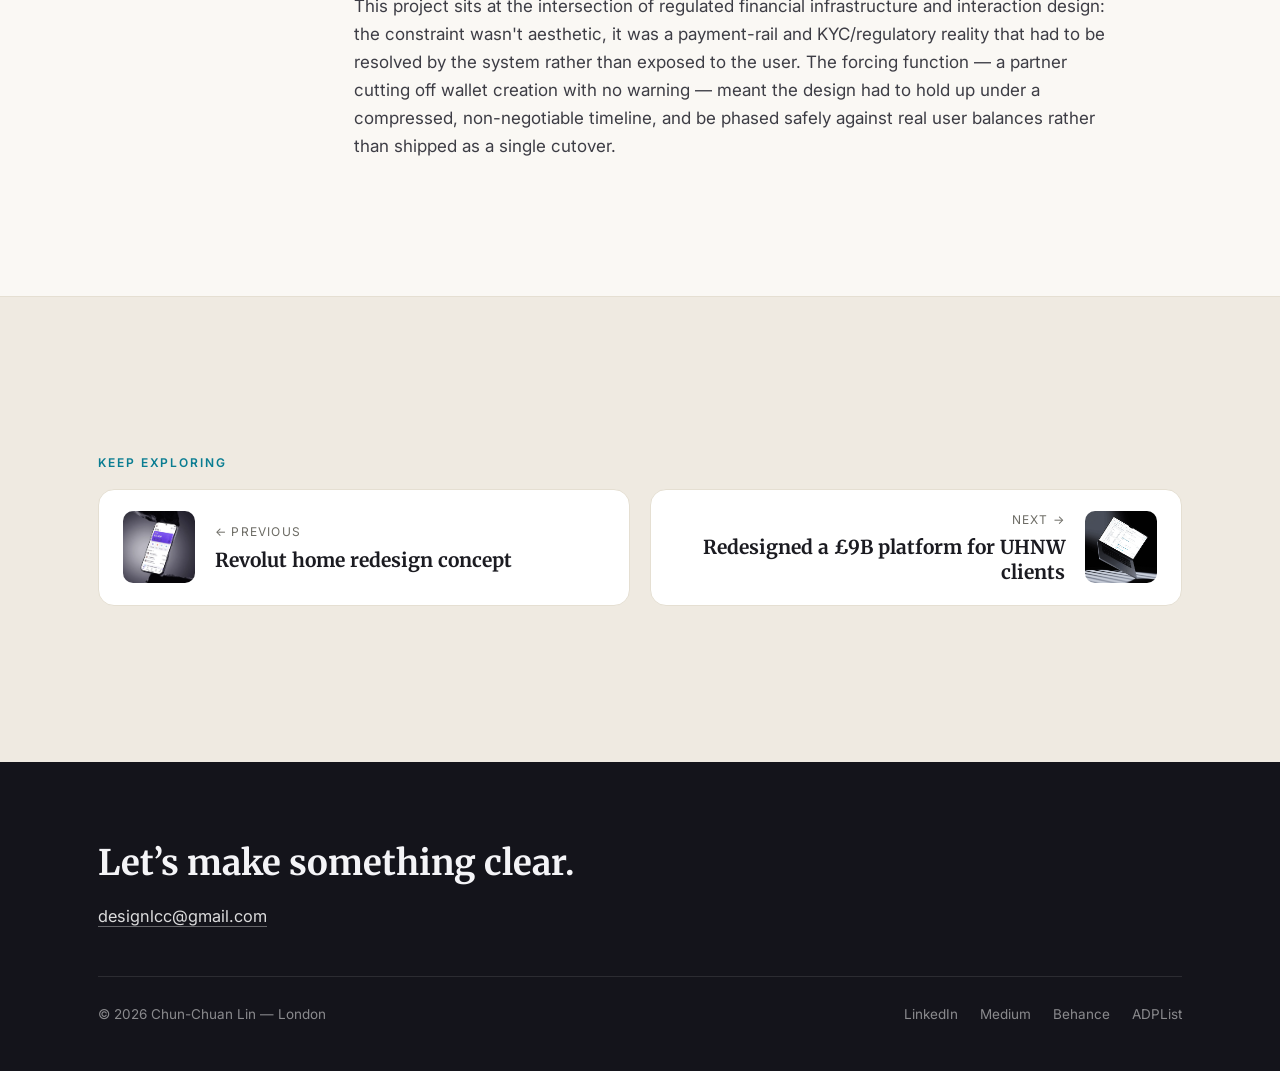
<file: work/deposit-flow-redesign.html>
<!doctype html>
<html lang="en">
<head>
<meta charset="utf-8">
<meta name="viewport" content="width=device-width, initial-scale=1">
<title>Redesigned Emma's Save Journey, reversing a 7-month Autosave decline — Chun-Chuan Lin</title>
<meta name="description" content="Collapsing a two-step, wallet-mediated deposit flow into one action.">
<meta name="robots" content="noindex, nofollow">
<meta property="og:title" content="Redesigned Emma's Save Journey, reversing a 7-month Autosave decline — Chun-Chuan Lin">
<meta property="og:description" content="Collapsing a two-step, wallet-mediated deposit flow into one action.">
<meta property="og:type" content="website">
<meta property="og:image" content="https://chunchuanlin.design/assets/img/VFbImBTynQh7F0MmkZp4YDalEAE.webp">
<link rel="icon" type="image/png" href="../assets/img/YUZRlfmyi6MVquyru4w5qhSXo.png">
<link rel="apple-touch-icon" href="../assets/img/tBvzRdnmvt2RYUskQSvIiSIpaNc.png">
<link rel="preconnect" href="https://fonts.googleapis.com">
<link rel="preconnect" href="https://fonts.gstatic.com" crossorigin>
<link href="https://fonts.googleapis.com/css2?family=Merriweather:ital,wght@0,300;0,400;0,700;0,900;1,300;1,400;1,700;1,900&family=IBM+Plex+Mono:wght@400;500&family=Inter:wght@400;500;600;700&display=swap" rel="stylesheet">
<link rel="stylesheet" href="../assets/css/style.css?v=b1b35d04">
</head>
<body class="cs-page">

<div class="scroll-progress" aria-hidden="true"><span></span></div>
<div class="cursor-dot" aria-hidden="true"></div>

<header class="nav" id="nav">
  <div class="nav-in">
    <a class="brand" href="../index.html">
      <img src="../assets/img/ZoILuZUUzq1dYKgV54Ge7Sz8FY.webp" alt="">
      <span>Chun-Chuan&nbsp;Lin</span>
    </a>
    <button class="nav-toggle" aria-label="Menu" aria-expanded="false">
      <span class="bar"></span><span class="bar"></span><span class="bar"></span>
    </button>
    <nav class="nav-links">
      <a href="../index.html#work">Work</a>
      <a href="https://drive.google.com/file/d/1oNs0wJNy0Ehd9rT3fSROXO7B89IPfbKE/view?usp=sharing" target="_blank" rel="noopener">CV</a>
      <a href="https://www.linkedin.com/in/chun-chuan-lin/" target="_blank" rel="noopener">LinkedIn</a>
      <a href="https://chunchuanlin.medium.com/" target="_blank" rel="noopener">Medium</a>
    </nav>
  </div>
  <div class="nav-backdrop"></div>
</header>

<section class="cs-hero">
  <div class="wrap">
    <a class="back hero-gate" href="../index.html#work">&larr; All work</a>
    <h1 class="serif split hero-title"><span class="w">Redesigned</span> <span class="w">Emma's</span> <span class="w">Save</span> <span class="w">Journey,</span> <span class="w">reversing</span> <span class="w">a</span> <span class="w">7-month</span> <span class="w">Autosave</span> <span class="w">decline</span></h1>
    <p class="sub hero-gate">Collapsing a two-step, wallet-mediated deposit flow into one action.</p>
    <p class="meta hero-gate">May – Aug 2026 · Product design, research</p>
  </div>
</section>
<div class="cs-hero-img reveal"><img src="../assets/img/cs7-placeholder.svg" alt=""></div>

<div class="cs-body">
  <aside class="toc"><nav aria-label="Sections"><ol><li><a href="#sec-summary-0">Summary</a></li><li><a href="#sec-the-problem-1">The Problem</a></li><li><a href="#sec-diagnosis-2">Diagnosis</a></li><li><a href="#sec-alternatives-considered-3">Alternatives Considered</a></li><li><a href="#sec-the-solution-4">The Solution</a></li><li><a href="#sec-the-forcing-function-5">The Forcing Function</a></li><li><a href="#sec-rollout-6">Rollout</a></li><li><a href="#sec-results-economics-7">Results &amp; Economics</a></li><li><a href="#sec-reflection-8">Reflection</a></li></ol></nav></aside>
  <div class="cs-content">
    <section class="cs-section" id="sec-summary-0">
  <span class="num">01</span>
  <h2 class="divider serif split"><span class="w">Summary</span></h2>
  <p class="text reveal">This redesign reversed a seven-month decline in Autosave engagement, sustaining a 5–6× increase in daily Autosave volume over the following month, while cutting a recurring vendor cost by roughly £15,000/month.</p>
<div class="cards c4 reveal"><div class="mini"><svg class="mini-icon" viewBox="0 0 24 24" fill="none" stroke="currentColor" stroke-width="1.6" stroke-linecap="round" stroke-linejoin="round" aria-hidden="true"><path d="M22 11.08V12a10 10 0 1 1-5.93-9.14"/><polyline points="22 4 12 14.01 9 11.01"/></svg><b>Steps to fund a pot</b><span>2 steps (bank → wallet → pot) reduced to 1 (bank → pot).</span></div><div class="mini"><svg class="mini-icon" viewBox="0 0 24 24" fill="none" stroke="currentColor" stroke-width="1.6" stroke-linecap="round" stroke-linejoin="round" aria-hidden="true"><path d="M22 11.08V12a10 10 0 1 1-5.93-9.14"/><polyline points="22 4 12 14.01 9 11.01"/></svg><b>Autosave engagement</b><span>Reversed a 7-month decline in weekly Autosave setup volume.</span></div><div class="mini"><svg class="mini-icon" viewBox="0 0 24 24" fill="none" stroke="currentColor" stroke-width="1.6" stroke-linecap="round" stroke-linejoin="round" aria-hidden="true"><path d="M22 11.08V12a10 10 0 1 1-5.93-9.14"/><polyline points="22 4 12 14.01 9 11.01"/></svg><b>Daily Autosave volume</b><span>5–6× increase, sustained for the month after launch.</span></div><div class="mini"><svg class="mini-icon" viewBox="0 0 24 24" fill="none" stroke="currentColor" stroke-width="1.6" stroke-linecap="round" stroke-linejoin="round" aria-hidden="true"><path d="M9 21h9M8 21c1.5 0 2-1 2-2.5V8a3.5 3.5 0 0 1 6.5-1.9M6 13h8"/></svg><b>Recurring cost</b><span>−£15,000/month after dropping the wallet vendor relationship.</span></div></div>
<p class="text reveal">Role: Senior Product Designer, sole designer on this workstream, reporting directly to the CEO.</p>
</section>
<section class="cs-section" id="sec-the-problem-1">
  <span class="num">02</span>
  <h2 class="divider serif split"><span class="w">The</span> <span class="w">Problem</span></h2>
  <p class="text reveal">Weekly Autosave-setup volume had been declining for roughly seven months before this project started. That aggregate trend was the signal that something in the funding path was blocking users — even though, without full event tracking on every screen, we couldn't yet say which step.</p>
<p class="text reveal">Every deposit and withdrawal in Emma passed through an intermediate holding account — an internal “wallet” — before reaching a user's actual savings pot or investment account. To the user, this wasn't invisible plumbing; it was a real account they had to think about, fund, and wait on before their money reached the account they actually wanted.</p>
<p class="text reveal">Before: bank → wallet (step 1, wait for funds to land) → pot (step 2, manual action to move funds again).</p>
<p class="text reveal">The wallet existed for the business's operational convenience — it decoupled deposit timing from pot creation — not because the user needed a concept to reason about between “my bank” and “my savings.” Every extra step and every wait is a point where a user with a five-minute window abandons and never returns.</p>
<figure class="reveal full"><img src="../assets/img/cs7-placeholder.svg" alt="" loading="lazy"><figcaption>Placeholder — from the original-flow screens: the “Deposit” screen listing the wallet as its own account with a balance, and the follow-on step moving funds from wallet into the pot. Annotate the two waits directly on the screenshots.</figcaption></figure>
</section>
<section class="cs-section" id="sec-diagnosis-2">
  <span class="num">03</span>
  <h2 class="divider serif split"><span class="w">Diagnosis</span></h2>
  <p class="lead reveal">Diagnosis without full instrumentation</p>
<p class="text reveal">Not every screen in the original flow had event tracking. I couldn't fully attribute the seven-month decline to a single step, so I worked from a stated hypothesis instead of a complete funnel:</p>
<div class="cards c2 reveal"><div class="mini"><svg class="mini-icon" viewBox="0 0 24 24" fill="none" stroke="currentColor" stroke-width="1.6" stroke-linecap="round" stroke-linejoin="round" aria-hidden="true"><rect x="6" y="2" width="12" height="20" rx="2"/><line x1="11" y1="18" x2="13" y2="18"/></svg><b>Upgrade screen forces a mid-flow trade-off</b><span>A plan-comparison screen asks users to weigh subscription cost against interest-rate uplift (e.g. Free at 3.46% AER vs Pro at 4.50% AER for £6.99/month) in the middle of an unrelated task — a natural drop-off point.</span></div><div class="mini"><svg class="mini-icon" viewBox="0 0 24 24" fill="none" stroke="currentColor" stroke-width="1.6" stroke-linecap="round" stroke-linejoin="round" aria-hidden="true"><path d="M22 11.08V12a10 10 0 1 1-5.93-9.14"/><polyline points="22 4 12 14.01 9 11.01"/></svg><b>Wallet-first requirement adds real-world delay</b><span>Users had to deposit into the wallet, wait for funds to clear, then create a pot and set up Autosave — a day or two, long enough for intent to decay before returning.</span></div></div>
<p class="text reveal">I treated this as a testable assumption, not a certainty: I couldn't prove step-by-step attribution from the data available, so the design response was chosen to address both hypotheses at once — removing the wait, and, separately, not blocking pot creation behind a plan comparison — rather than betting the whole redesign on one diagnosis being right.</p>
</section>
<section class="cs-section" id="sec-alternatives-considered-3">
  <span class="num">04</span>
  <h2 class="divider serif split"><span class="w">Alternatives</span> <span class="w">Considered</span></h2>
  <div class="cards c2 reveal"><div class="mini"><svg class="mini-icon" viewBox="0 0 24 24" fill="none" stroke="currentColor" stroke-width="1.6" stroke-linecap="round" stroke-linejoin="round" aria-hidden="true"><path d="M22 11.08V12a10 10 0 1 1-5.93-9.14"/><polyline points="22 4 12 14.01 9 11.01"/></svg><b>Auto-sweep from the wallet</b><span>Kept an unnecessary internal account and system state alive for no user-facing benefit — removing the wallet outright cut more steps than smoothing over the ones that remained.</span></div><div class="mini"><svg class="mini-icon" viewBox="0 0 24 24" fill="none" stroke="currentColor" stroke-width="1.6" stroke-linecap="round" stroke-linejoin="round" aria-hidden="true"><path d="M22 11.08V12a10 10 0 1 1-5.93-9.14"/><polyline points="22 4 12 14.01 9 11.01"/></svg><b>One payment rail for every deposit</b><span>Routing by bank support alone broke for Autoinvest, which specifically requires Direct Debit — the right rail depends on the transaction, not just the bank.</span></div></div>
</section>
<section class="cs-section" id="sec-the-solution-4">
  <span class="num">05</span>
  <h2 class="divider serif split"><span class="w">The</span> <span class="w">Solution</span></h2>
  <p class="lead reveal">One flow, two rails</p>
<p class="text reveal">After: bank → pot, directly, in one action. The wallet still exists as internal plumbing behind the scenes, but the user never sees it, funds it, or waits on it as a separate step.</p>
<p class="text reveal">Open Banking made a faster default possible, but it doesn't work for every bank, and Autoinvest specifically requires Direct Debit — so I designed the deposit flow around a smart default rather than a single blanket rule.</p>
<div class="dd reveal"><b>Design decision</b><p>For onboarding, the payment rail is fully resolved by the system — nothing for the user to choose. For a one-off deposit, the system picks a smart default (Open Banking, or Direct Debit if the balance falls short) but leaves Direct Debit available as an explicit choice for anyone who wants it. Most users' job stays constant — tap one button — while the option to choose stays there for the ones who go looking for it.</p></div>
<p class="text reveal">I worked through this branching logic with AI — including edge cases like an in-flight Direct Debit payment landing after the balance check already fired — before handing the fully specified rules to engineering to build.</p>
<figure class="reveal full"><img src="../assets/img/cs7-placeholder.svg" alt="" loading="lazy"><figcaption>Placeholder — decision-tree diagram: “Add money” button → onboarding or one-off deposit? → onboarding routes straight to Direct Debit; a one-off deposit defaults to Open Banking, falls back to Direct Debit on insufficient balance, and shows Direct Debit as a visible choice → same destination screen. Render as a flowchart, not a screenshot, alongside the actual deposit/confirmation screens.</figcaption></figure>
<figure class="reveal full"><img src="../assets/img/cs7-placeholder.svg" alt="" loading="lazy"><figcaption>Placeholder — video: 20–30s side-by-side screen recording, old flow (bank → wallet, wait, wallet → pot) vs new flow (bank → pot, one tap).</figcaption></figure>
<h3 class="sub serif reveal">Deferring KYC Until Intent Is Confirmed</h3>
<p class="text reveal">Alongside collapsing the deposit step, we also moved KYC (identity verification) later in the flow. Rather than front-loading it before a user could even choose a pot, KYC now runs only after the user has confirmed the pot's deposit amount and Autosave setup — the last step of the Save journey, not the first — and only triggers for users who haven't already passed KYC.</p>
<p class="text reveal">Two things follow from this. First, it directly addresses the earlier diagnosis: regulatory data collection was one of the heaviest, least reversible steps in the old flow, and pushing it past the point of stated intent means we only run — and pay for — KYC checks on users who have already committed to funding an account. Second, it lets the part of the flow users actually came for — setting the deposit amount and Autosave rules — complete faster, since it's no longer gated behind identity verification.</p>
<figure class="reveal full"><img src="../assets/img/cs7-placeholder.svg" alt="" loading="lazy"><figcaption>Placeholder — the decision-tree diagram above, updated with the KYC step at its true position (after both the deposit amount and Autosave setup are confirmed). Label the old position (pre-deposit) and new position (post-intent) side by side.</figcaption></figure>
<h3 class="sub serif reveal">Timeline</h3>
<p class="text reveal">By mid-June, this direction was already drafted and under review — the core shape of the redesign predates what happened next.</p>
<ul class="bullets reveal"><li>21 May — first Figma draft (pot onboarding flow)</li><li>18 June — updated draft (Autosave setup included), reviewed by Yukiko</li></ul>
</section>
<section class="cs-section" id="sec-the-forcing-function-5">
  <span class="num">06</span>
  <h2 class="divider serif split"><span class="w">The</span> <span class="w">Forcing</span> <span class="w">Function</span></h2>
  <p class="text reveal">This had already been scoped as a planned migration: phase the wallet out gradually, migrate existing balances, retire it on our own schedule. On 30 June, our banking infrastructure partner quietly blocked the creation of new wallet accounts, with no warning. Overnight, “planned migration” became “new users can't onboard the old way, starting now.” The redesign had to ship for new users immediately, while the fade-out for existing balance-holders continued in parallel on the original timeline.</p>
<p class="text reveal">It would have been easy to treat this purely as an outage to patch around. Instead, the forced timeline became a reason to fix things we already knew were wrong: collapsing two actions into one, giving every user a working funding path regardless of their bank, and replacing an accidental “front door” with deliberate entry points. The constraint didn't lower the bar on the solution — it removed the option of deferring it.</p>
<p class="text reveal">The plan accelerated:</p>
<ul class="bullets reveal"><li>6–8 July — further revision covering the initial deposit and Autosave setup flow together, reviewed by Yukiko</li><li>12–13 August — after engineering built the flow, a QA and copy pass on the shipped build, catching UX copy inconsistencies such as “Autosave” capitalization and “Set up” vs. “Setup”</li></ul>
</section>
<section class="cs-section" id="sec-rollout-6">
  <span class="num">07</span>
  <h2 class="divider serif split"><span class="w">Rollout</span></h2>
  <p class="lead reveal">A fade-out, not a cutover</p>
<p class="text reveal">We couldn't delete the wallet for everyone on day one; some users still had real money sitting in it. The rollout split into two tracks running in parallel:</p>
<div class="cards c2 reveal"><div class="mini"><svg class="mini-icon" viewBox="0 0 24 24" fill="none" stroke="currentColor" stroke-width="1.6" stroke-linecap="round" stroke-linejoin="round" aria-hidden="true"><path d="M22 11.08V12a10 10 0 1 1-5.93-9.14"/><polyline points="22 4 12 14.01 9 11.01"/></svg><b>New users &amp; zero-balance users</b><span>Never saw the wallet at all — went straight into the new one-step flow.</span></div><div class="mini"><svg class="mini-icon" viewBox="0 0 24 24" fill="none" stroke="currentColor" stroke-width="1.6" stroke-linecap="round" stroke-linejoin="round" aria-hidden="true"><path d="M22 11.08V12a10 10 0 1 1-5.93-9.14"/><polyline points="22 4 12 14.01 9 11.01"/></svg><b>Existing users with a wallet balance</b><span>Kept seeing the wallet, paired with in-context messaging and a feed prompt nudging them to move that money into a pot. As each balance emptied out, the wallet quietly disappeared for them too.</span></div></div>
<div class="dd reveal"><b>Design decision</b><p>The wallet had quietly doubled as the app's general-purpose “add money” entry point. Removing it removed that entry point along with the friction it caused, so alongside the redesign I added explicit Add money buttons directly on the Save and Invest tab home screens, letting a user fund a pot or investment account in one tap without first drilling into a specific pot.</p></div>
<figure class="reveal full"><img src="../assets/img/cs7-placeholder.svg" alt="" loading="lazy"><figcaption>Placeholder — two-panel comparison: (1) a simple two-track diagram showing new/zero-balance users vs existing-balance users, converging once balance hits zero; (2) before/after screenshots of the Save tab home screen showing the new Add money button and the feed-prompt messaging shown to existing wallet holders.</figcaption></figure>
</section>
<section class="cs-section" id="sec-results-economics-7">
  <span class="num">08</span>
  <h2 class="divider serif split"><span class="w">Results</span> <span class="w">&amp;</span> <span class="w">Economics</span></h2>
  <p class="text reveal">In the weeks following the redesign, the decline reversed: daily Autosave volume held at 5–6× its prior baseline for the following month — including a run of days that matched the app's previous busiest week of the year (early January), a signal the team read as evidence the new flow could sustain, not just spike, that level of activity.</p>
<p class="text reveal">The change also had a favourable financial shape: dropping the paid wallet-vendor relationship saves roughly £15,000/month, against a one-time £40,000 for the banking partner to build the direct-funding API that enables Stage 2. The design case for the redesign stood on its own — the economics made the timing easier to justify internally, not the other way around.</p>
<figure class="reveal full"><img src="../assets/img/cs7-placeholder.svg" alt="" loading="lazy"><figcaption>Placeholder — internal analytics chart (daily/weekly Autosave-setup count over time) showing the pre-launch decline and post-launch recovery. Crop out any surrounding Slack thread or colleague names; keep only the chart, axis labels and a caption. A simple before/after cost table works well directly underneath.</figcaption></figure>
</section>
<section class="cs-section" id="sec-reflection-8">
  <span class="num">09</span>
  <h2 class="divider serif split"><span class="w">Reflection</span></h2>
  <h3 class="sub serif reveal">What's next</h3>
<p class="text reveal">Stage 1 (shipped) was the design fix available on our timeline — it solved the user-facing problem immediately. Stage 2 (next) is the infrastructure fix: once our banking partner, Bondsmith, finishes building its own funding API, the wallet's remaining plumbing retires entirely, and we can fund the pot with no internal staging step at all.</p>
<h3 class="sub serif reveal">Why this belongs in the portfolio</h3>
<p class="text reveal">This project sits at the intersection of regulated financial infrastructure and interaction design: the constraint wasn't aesthetic, it was a payment-rail and KYC/regulatory reality that had to be resolved by the system rather than exposed to the user. The forcing function — a partner cutting off wallet creation with no warning — meant the design had to hold up under a compressed, non-negotiable timeline, and be phased safely against real user balances rather than shipped as a single cutover.</p>
</section>
  </div>
</div>

<section class="cs-next">
  <div class="wrap">
    <p class="eyebrow">Keep exploring</p>
    <div class="cs-next-grid">
      <a class="cs-next-card" href="trip-memories.html">
        <img class="thumb" src="../assets/img/TrorWvIDo5zv1eS2h04sgSZOtJ8.webp" alt="" loading="lazy">
        <span class="txt">
          <span class="dir">&larr; Previous</span>
          <h3 class="serif">Revolut home redesign concept</h3>
        </span>
      </a>
      <a class="cs-next-card next" href="provider-redesign.html">
        <span class="txt">
          <span class="dir">Next &rarr;</span>
          <h3 class="serif">Redesigned a £9B platform for UHNW clients</h3>
        </span>
        <img class="thumb" src="../assets/img/VFbImBTynQh7F0MmkZp4YDalEAE.webp" alt="" loading="lazy">
      </a>
    </div>
  </div>
</section>
<footer class="foot" id="contact">
  <div class="foot-in">
    <h2 class="serif reveal">Let&rsquo;s make something clear.</h2>
    <a class="mail reveal" href="mailto:designlcc@gmail.com">designlcc@gmail.com</a>
    <div class="row">
      <span>&copy; 2026 Chun-Chuan Lin — London</span>
      <span class="socials">
        <a href="https://www.linkedin.com/in/chun-chuan-lin/" target="_blank" rel="noopener">LinkedIn</a>
        <a href="https://chunchuanlin.medium.com/" target="_blank" rel="noopener">Medium</a>
        <a href="https://www.behance.net/designlcc" target="_blank" rel="noopener">Behance</a>
        <a href="https://adplist.org/mentors/chun-chuan-lin" target="_blank" rel="noopener">ADPList</a>
      </span>
    </div>
  </div>
</footer>
<script src="../assets/js/main.js?v=9db09d5c" defer></script>
</body>
</html>
</file>
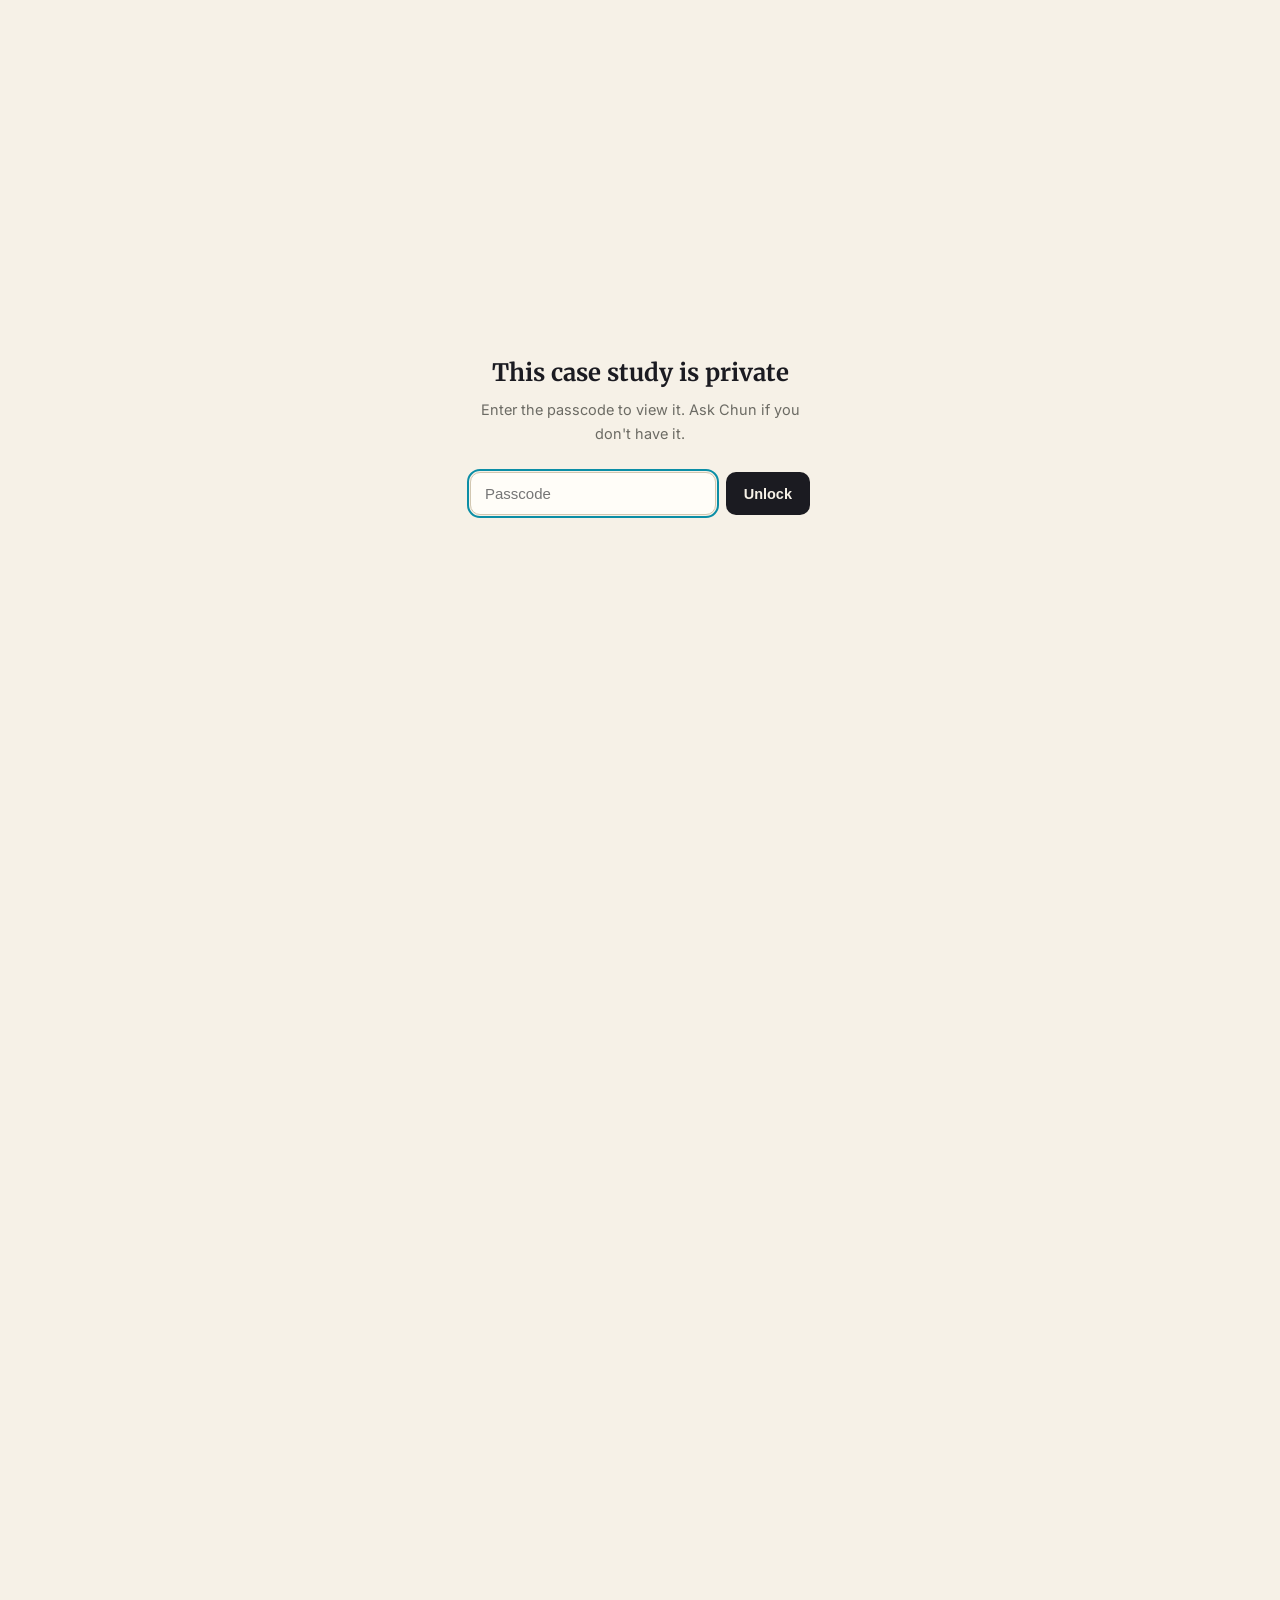
<file: work/home-redesign.html>
<!doctype html>
<html lang="en">
<head>
<meta charset="utf-8">
<meta name="viewport" content="width=device-width, initial-scale=1">
<title>Redesigning how high-net-worth clients understand their wealth — Chun-Chuan Lin</title>
<meta name="description" content="A two-phase product transformation — rebuilding the investment data foundation (v1.0), and then shaping a clearer, more intuitive wealth overview experience (v2.0).">
<meta name="robots" content="noindex, nofollow">
<meta property="og:title" content="Redesigning how high-net-worth clients understand their wealth — Chun-Chuan Lin">
<meta property="og:description" content="A two-phase product transformation — rebuilding the investment data foundation (v1.0), and then shaping a clearer, more intuitive wealth overview experience (v2.0).">
<meta property="og:type" content="website">
<meta property="og:image" content="https://chunchuanlin.design/assets/img/YumomZDwZKkCPeDbRDVu0XXveg.webp">
<link rel="icon" type="image/png" href="../assets/img/YUZRlfmyi6MVquyru4w5qhSXo.png">
<link rel="apple-touch-icon" href="../assets/img/tBvzRdnmvt2RYUskQSvIiSIpaNc.png">
<link rel="preconnect" href="https://fonts.googleapis.com">
<link rel="preconnect" href="https://fonts.gstatic.com" crossorigin>
<link href="https://fonts.googleapis.com/css2?family=Merriweather:ital,wght@0,300;0,400;0,700;0,900;1,300;1,400;1,700;1,900&family=IBM+Plex+Mono:wght@400;500&family=Inter:wght@400;500;600;700&family=Source+Serif+4:ital,opsz,wght@0,8..60,400;0,8..60,600;1,8..60,400&family=Caveat:wght@500&display=swap" rel="stylesheet">
<link rel="stylesheet" href="../assets/css/style.css?v=5820707c">
<link rel="stylesheet" href="../assets/css/book.css?v=90f53a5d">
</head>
<body class="cs-page locked">

<a class="skip-link" href="#main-content">Skip to content</a>
<script>try{if(localStorage.getItem("cc_portfolio_unlocked")==="1")document.currentScript.parentElement.classList.remove("locked")}catch(e){}</script>
<div class="gate" id="gate">
  <div class="gate-box">
    <h2 class="serif">This case study is private</h2>
    <p>Enter the passcode to view it. Ask Chun if you don't have it.</p>
    <form id="gate-form" autocomplete="off">
      <input type="password" id="gate-input" placeholder="Passcode" autofocus>
      <button type="submit">Unlock</button>
    </form>
    <p class="err" id="gate-err"></p>
  </div>
</div>
<div class="scroll-progress" aria-hidden="true"><span></span></div>
<div class="cursor-dot" aria-hidden="true"></div>

<header class="nav" id="nav">
  <div class="nav-in">
    <a class="brand" href="../index.html">
      <img src="../assets/img/ZoILuZUUzq1dYKgV54Ge7Sz8FY.webp" alt="">
      <span>Chun-Chuan&nbsp;Lin</span>
    </a>
    <span class="nav-run">Chapter 03 &middot; What Happened to My Money?</span>
    <button class="nav-toggle" aria-label="Menu" aria-expanded="false">
      <span class="bar"></span><span class="bar"></span><span class="bar"></span>
    </button>
    <nav class="nav-links">
      <a href="../index.html#work">Work</a>
      <a href="https://drive.google.com/file/d/1oNs0wJNy0Ehd9rT3fSROXO7B89IPfbKE/view?usp=sharing" target="_blank" rel="noopener">CV</a>
      <a href="https://www.linkedin.com/in/chun-chuan-lin/" target="_blank" rel="noopener">LinkedIn</a>
      <a href="https://chunchuanlin.medium.com/" target="_blank" rel="noopener">Medium</a>
    </nav>
  </div>
  <div class="nav-backdrop"></div>
</header>
<main id="main-content">

<article class="chapter" style="--bb:#8b3a26;--bi:#f8e8dc;--ba:#f2b48c">
  <header class="ch-open">
    <div class="ch-band" aria-hidden="true"></div>
    <figure class="ch-plate hero-gate"><img src="../assets/img/YumomZDwZKkCPeDbRDVu0XXveg.webp" alt=""></figure>
    <div class="ch-title">
      <p class="ch-num hero-gate"><span>Chapter 03</span><span>What Happened to My Money?</span></p>
      <h1 class="serif split hero-title"><span class="w">Redesigning</span> <span class="w">how</span> <span class="w">high-net-worth</span> <span class="w">clients</span> <span class="w">understand</span> <span class="w">their</span> <span class="w">wealth</span></h1>
      <p class="sub hero-gate">A two-phase product transformation — rebuilding the investment data foundation (v1.0), and then shaping a clearer, more intuitive wealth overview experience (v2.0).</p>
      <p class="meta hero-gate">Dec 2024 - Jun 2025 · UX and UI design</p>
    </div>
  </header>

  <div class="cs-body">
    <aside class="toc"><nav aria-label="Sections"><ol><li><a href="#sec-overview-0">Overview</a></li><li><a href="#sec-fixing-the-foundation-v1-0-1">Fixing the foundation (v1.0)</a></li><li><a href="#sec-correctness-doesn-t-equal-clarity-2">Correctness doesn’t equal clarity</a></li><li><a href="#sec-new-problems-emerging-v2-0-3">New problems emerging (v2.0)</a></li><li><a href="#sec-reflection-4">Reflection</a></li></ol></nav></aside>
    <div class="cs-content">
      <section class="cs-section" id="sec-overview-0">
  <span class="num">01</span>
  <h2 class="divider serif split"><span class="w">Overview</span></h2>
  <h3 class="sub serif reveal">Context &amp; Goal</h3>
<p class="text reveal">High-net-worth clients manage complex, multi-provider and multi-currency portfolios.</p><p class="text reveal">Yet their most fundamental question remained unanswered:</p><p class="text reveal">“What happened to my money?”</p><p class="text reveal">The existing experience showed provider-level performance, inconsistent metrics, and fragmented screens — resulting in confusion, low confidence, and increased advisor dependency.</p><p class="text reveal">Our goal was to create a clear, trustworthy, and unified view of wealth that clients could understand instantly.</p>
<figure class="reveal full"><img src="../assets/img/2dBmOSROk3Z3aBf2vwUGu5itc7w.webp" alt="" loading="lazy"></figure>
</section>
<section class="cs-section" id="sec-fixing-the-foundation-v1-0-1">
  <span class="num">02</span>
  <h2 class="divider serif split"><span class="w">Fixing</span> <span class="w">the</span> <span class="w">foundation</span> <span class="w">(v1.0)</span></h2>
  <p class="lead reveal">Before improving the interface, we needed to repair the structure beneath it.</p>
<h3 class="sub serif reveal">Key problems</h3>
<div class="cards  reveal"><div class="mini warn"><svg class="mini-icon" viewBox="0 0 24 24" fill="none" stroke="currentColor" stroke-width="1.6" stroke-linecap="round" stroke-linejoin="round" aria-hidden="true"><path d="M10.29 3.86 1.82 18a2 2 0 0 0 1.71 3h16.94a2 2 0 0 0 1.71-3L13.71 3.86a2 2 0 0 0-3.42 0z"/><line x1="12" y1="9" x2="12" y2="13"/><line x1="12" y1="17" x2="12.01" y2="17"/></svg><b>Client confusion</b><span>Clients saw TWRR and provider performance, not their own true gain/loss.</span></div><div class="mini warn"><svg class="mini-icon" viewBox="0 0 24 24" fill="none" stroke="currentColor" stroke-width="1.6" stroke-linecap="round" stroke-linejoin="round" aria-hidden="true"><path d="M10.29 3.86 1.82 18a2 2 0 0 0 1.71 3h16.94a2 2 0 0 0 1.71-3L13.71 3.86a2 2 0 0 0-3.42 0z"/><line x1="12" y1="9" x2="12" y2="13"/><line x1="12" y1="17" x2="12.01" y2="17"/></svg><b>No wrapper structure</b><span>ISA / GIA / Pension were scattered across providers with no way to group or compare.</span></div><div class="mini warn"><svg class="mini-icon" viewBox="0 0 24 24" fill="none" stroke="currentColor" stroke-width="1.6" stroke-linecap="round" stroke-linejoin="round" aria-hidden="true"><path d="M10.29 3.86 1.82 18a2 2 0 0 0 1.71 3h16.94a2 2 0 0 0 1.71-3L13.71 3.86a2 2 0 0 0-3.42 0z"/><line x1="12" y1="9" x2="12" y2="13"/><line x1="12" y1="17" x2="12.01" y2="17"/></svg><b>Fragmented experience</b><span>Provider, account, and portfolio screens used different layouts, fields, and terminology.</span></div></div>
<h3 class="sub serif reveal">Solution</h3>
<div class="cards  reveal"><div class="mini"><svg class="mini-icon" viewBox="0 0 24 24" fill="none" stroke="currentColor" stroke-width="1.6" stroke-linecap="round" stroke-linejoin="round" aria-hidden="true"><path d="M22 11.08V12a10 10 0 1 1-5.93-9.14"/><polyline points="22 4 12 14.01 9 11.01"/></svg><b>Added client-relevant performance fields</b><span>Kept TWRR for comparability, but supplemented it with clearer GBP gain/loss and consistent field placement.</span></div><div class="mini"><svg class="mini-icon" viewBox="0 0 24 24" fill="none" stroke="currentColor" stroke-width="1.6" stroke-linecap="round" stroke-linejoin="round" aria-hidden="true"><polygon points="12 2 2 7 12 12 22 7 12 2"/><polyline points="2 17 12 22 22 17"/><polyline points="2 12 12 17 22 12"/></svg><b>Introduced wrapper IA</b><span>Rebuilt the investment hierarchy to group assets by tax wrapper.</span></div><div class="mini"><svg class="mini-icon" viewBox="0 0 24 24" fill="none" stroke="currentColor" stroke-width="1.6" stroke-linecap="round" stroke-linejoin="round" aria-hidden="true"><polygon points="12 2 2 7 12 12 22 7 12 2"/><polyline points="2 17 12 22 22 17"/><polyline points="2 12 12 17 22 12"/></svg><b>Standardised investment screens</b><span>Rebuilt provider/account/portfolio structures into a consistent, navigable, scalable system.</span></div></div>
<h3 class="sub serif reveal">Information architecture</h3>
<p class="text reveal">Rebuilt the information architecture to reduce fragmentation, establish clear mental models, and support long-term scalability.</p>
<ul class="bullets reveal"><li>Reduced duplicated categories</li><li>Clarified hierarchy between assets, accounts, and providers</li><li>Enabled future product extensions without rework</li></ul>
<figure class="reveal full"><img src="../assets/img/ouFqGNS2Ug3KwPfHczMVg9Qrlj8.webp" alt="" loading="lazy"></figure>
<h3 class="sub serif reveal">Design workshop</h3>
<p class="text reveal">Facilitated a cross-functional workshop with PMs and engineers to align on the problem space, surface constraints early, and de-risk key design decisions.</p>
<ul class="bullets reveal"><li>Shared understanding across Product, Design, and Engineering</li><li>A scalable foundation for future features</li></ul>
<figure class="reveal full"><img src="../assets/img/l7n7Mk4DEIDBMht1tqrI6bZDDs.webp" alt="" loading="lazy"></figure>
<h3 class="sub serif reveal">Key features</h3>
<ul class="bullets reveal"><li>Clear gain &amp; loss visibility across portfolios</li><li>Simplified investment account views for faster understanding</li><li>Consistent, scalable layout system supporting future growth</li></ul>
<div class="figrow three full reveal"><img src="../assets/img/N6bwg80y1yeCog7oOv1LCOVYQ.webp" alt="" loading="lazy"><img src="../assets/img/JgabIRiNqHKhVhZZM9cTGVEI4.webp" alt="" loading="lazy"><img src="../assets/img/SwRqaQ1KukqKN2cjEryywUXJ51g.webp" alt="" loading="lazy"></div>
<h3 class="sub serif reveal">Before vs After</h3>
<div class="compare full reveal">
        <figure><img src="../assets/img/htTSkfoW08TYnGUJJPIMx4p26g.webp" alt="" loading="lazy"><figcaption>Before</figcaption></figure>
        <figure><img src="../assets/img/wrKUTFnC6Fl085DYzNqkKHXtCw.webp" alt="" loading="lazy"><figcaption>After</figcaption></figure>
      </div>
<h3 class="sub serif reveal">Outcomes</h3>
<div class="cards  reveal"><div class="mini"><svg class="mini-icon" viewBox="0 0 24 24" fill="none" stroke="currentColor" stroke-width="1.6" stroke-linecap="round" stroke-linejoin="round" aria-hidden="true"><polyline points="23 6 13.5 15.5 8.5 10.5 1 18"/><polyline points="17 6 23 6 23 12"/></svg><b>Clearer returns</b><span>Clients finally saw both professional metrics and their own personal gain/loss.</span></div><div class="mini"><svg class="mini-icon" viewBox="0 0 24 24" fill="none" stroke="currentColor" stroke-width="1.6" stroke-linecap="round" stroke-linejoin="round" aria-hidden="true"><polygon points="12 2 2 7 12 12 22 7 12 2"/><polyline points="2 17 12 22 22 17"/><polyline points="2 12 12 17 22 12"/></svg><b>Wrapper clarity</b><span>ISA / GIA / Pension became easy to view, compare, and understand across the entire investment structure.</span></div><div class="mini"><svg class="mini-icon" viewBox="0 0 24 24" fill="none" stroke="currentColor" stroke-width="1.6" stroke-linecap="round" stroke-linejoin="round" aria-hidden="true"><path d="M22 11.08V12a10 10 0 1 1-5.93-9.14"/><polyline points="22 4 12 14.01 9 11.01"/></svg><b>Predictable experience</b><span>Consistent screen layouts reduced cognitive load and made navigation more intuitive.</span></div></div>
<h3 class="sub serif reveal">Onboarding to introduce the redesigned investment model</h3>
<p class="text reveal">To support the new investment foundation in v1.0, we designed a short onboarding sequence that makes the new structure easy to understand. It explains:</p>
<ul class="bullets reveal"><li>How we gather and consolidate client data</li><li>How investment accounts are structured</li><li>How insights can be navigated across the new hierarchy</li><li>How messaging and advice approval work</li></ul><p class="after-note reveal">Turning a complex foundation into a simple, intuitive first impression.</p>
<figure class="reveal full portrait">
          <video src="../assets/video/QoC70fN2ITOW1Hv1pkexNubY8.mp4" autoplay muted loop playsinline preload="metadata" poster="../assets/img/poster-QoC70fN2ITOW1Hv1pkexNubY8.webp"></video>
          
        </figure>
</section>
<section class="cs-section" id="sec-correctness-doesn-t-equal-clarity-2">
  <span class="num">03</span>
  <h2 class="divider serif split"><span class="w">Correctness</span> <span class="w">doesn’t</span> <span class="w">equal</span> <span class="w">clarity</span></h2>
  <p class="lead reveal">Fixing the investment foundation solved the inconsistency problem, but clients still couldn’t understand the story of their wealth from the Home screen. This led us to Phase 2.</p>
</section>
<section class="cs-section" id="sec-new-problems-emerging-v2-0-3">
  <span class="num">04</span>
  <h2 class="divider serif split"><span class="w">New</span> <span class="w">problems</span> <span class="w">emerging</span> <span class="w">(v2.0)</span></h2>
  <h3 class="sub serif reveal">Why the Home screen still wasn’t useful</h3>
<p class="text reveal">Usage data revealed a new reality:</p>
<ul class="bullets reveal"><li>77% of users only tapped Financial Assets or Asset List</li><li>The Home screen served almost no financial purpose</li><li>Clients couldn’t see how their net worth had changed over time</li><li>Navigation across providers and portfolios remained slow</li></ul><p class="after-note reveal">Even with better investment screens, clients still lacked a clear, top-level storyline about their wealth.</p>
<h3 class="sub serif reveal">Strategy (v2.0)</h3>
<p class="lead reveal">Reframing the Home screen as a wealth narrative</p>
<p class="text reveal">We shifted the Home screen from a passive entry point to a top-level narrative layer that helps clients immediately understand:</p>
<div class="cards  reveal"><div class="mini"><svg class="mini-icon" viewBox="0 0 24 24" fill="none" stroke="currentColor" stroke-width="1.6" stroke-linecap="round" stroke-linejoin="round" aria-hidden="true"><polygon points="1 6 1 22 8 18 16 22 23 18 23 2 16 6 8 2 1 6"/><line x1="8" y1="2" x2="8" y2="18"/><line x1="16" y1="6" x2="16" y2="22"/></svg><b>Where they are</b><span>A clear picture of net-worth and performance at a glance.</span></div><div class="mini"><svg class="mini-icon" viewBox="0 0 24 24" fill="none" stroke="currentColor" stroke-width="1.6" stroke-linecap="round" stroke-linejoin="round" aria-hidden="true"><path d="M22 11.08V12a10 10 0 1 1-5.93-9.14"/><polyline points="22 4 12 14.01 9 11.01"/></svg><b>What changed</b><span>Surfacing drivers that meaningfully impact wealth.</span></div><div class="mini"><svg class="mini-icon" viewBox="0 0 24 24" fill="none" stroke="currentColor" stroke-width="1.6" stroke-linecap="round" stroke-linejoin="round" aria-hidden="true"><polygon points="1 6 1 22 8 18 16 22 23 18 23 2 16 6 8 2 1 6"/><line x1="8" y1="2" x2="8" y2="18"/><line x1="16" y1="6" x2="16" y2="22"/></svg><b>Where to go next</b><span>Reducing friction across providers, account types, and portfolios.</span></div></div>
<h3 class="sub serif reveal">Execution (v2.0)</h3>
<p class="lead reveal">Turning strategy into a clear wealth overview</p>
<div class="cards c4 reveal"><div class="mini"><svg class="mini-icon" viewBox="0 0 24 24" fill="none" stroke="currentColor" stroke-width="1.6" stroke-linecap="round" stroke-linejoin="round" aria-hidden="true"><path d="M22 11.08V12a10 10 0 1 1-5.93-9.14"/><polyline points="22 4 12 14.01 9 11.01"/></svg><b>Net-worth &amp; PNL chart</b><span>Scrubbable chart showing Balance + PNL across timeframes.</span></div><div class="mini"><svg class="mini-icon" viewBox="0 0 24 24" fill="none" stroke="currentColor" stroke-width="1.6" stroke-linecap="round" stroke-linejoin="round" aria-hidden="true"><polygon points="1 6 1 22 8 18 16 22 23 18 23 2 16 6 8 2 1 6"/><line x1="8" y1="2" x2="8" y2="18"/><line x1="16" y1="6" x2="16" y2="22"/></svg><b>Asset-class navigation</b><span>Top-level visibility into how wealth is structured.</span></div><div class="mini"><svg class="mini-icon" viewBox="0 0 24 24" fill="none" stroke="currentColor" stroke-width="1.6" stroke-linecap="round" stroke-linejoin="round" aria-hidden="true"><path d="M22 11.08V12a10 10 0 1 1-5.93-9.14"/><polyline points="22 4 12 14.01 9 11.01"/></svg><b>Insight modules</b><span>Cash efficiency, risk, exposures, helping clients understand key drivers of their financial position.</span></div><div class="mini"><svg class="mini-icon" viewBox="0 0 24 24" fill="none" stroke="currentColor" stroke-width="1.6" stroke-linecap="round" stroke-linejoin="round" aria-hidden="true"><polygon points="13 2 3 14 12 14 11 22 21 10 12 10 13 2"/></svg><b>Faster switching</b><span>Improved navigation pathways across providers, account types and portfolios.</span></div></div>
<figure class="reveal full"><img src="../assets/img/KkOXb7yQ9gE6YXlJ8QljwOd7hcc.webp" alt="" loading="lazy"><figcaption>A redesigned Home screen that surfaces net-worth trends, wealth structure, and key financial insights—all in one glance.</figcaption></figure>
<figure class="reveal full"><img src="../assets/img/ADnPhoEXa4UKg2kojTlDhC1L8.webp" alt="" loading="lazy"><figcaption>Redesigned navigation so clients can move across providers, account types, and portfolios instantly, keeping context without jumping layers.</figcaption></figure>
<h3 class="sub serif reveal" style="font-size:1.1rem">UI Deliverables</h3>
<h3 class="sub serif reveal">Outcomes</h3>
<div class="cards  reveal"><div class="mini"><svg class="mini-icon" viewBox="0 0 24 24" fill="none" stroke="currentColor" stroke-width="1.6" stroke-linecap="round" stroke-linejoin="round" aria-hidden="true"><path d="M22 11.08V12a10 10 0 1 1-5.93-9.14"/><polyline points="22 4 12 14.01 9 11.01"/></svg><b>Clearer understanding</b><span>Clients could finally reconcile numbers and understand what happened to their money.</span></div><div class="mini"><svg class="mini-icon" viewBox="0 0 24 24" fill="none" stroke="currentColor" stroke-width="1.6" stroke-linecap="round" stroke-linejoin="round" aria-hidden="true"><path d="M22 11.08V12a10 10 0 1 1-5.93-9.14"/><polyline points="22 4 12 14.01 9 11.01"/></svg><b>Lower cognitive load</b><span>Reduced drill-down and fewer steps to key insights.</span></div><div class="mini"><svg class="mini-icon" viewBox="0 0 24 24" fill="none" stroke="currentColor" stroke-width="1.6" stroke-linecap="round" stroke-linejoin="round" aria-hidden="true"><circle cx="12" cy="12" r="10"/><path d="M8 14s1.5 2 4 2 4-2 4-2M9 9h.01M15 9h.01"/></svg><b>Raising mobile CSAT to 89%</b><span>Clients felt the app finally reflected their financial reality — boosting trust and confidence.</span></div></div>
<figure class="reveal full"><img src="../assets/img/nKhuXTx0vsakrVxw3aEHla0uITQ.webp" alt="" loading="lazy"></figure>
</section>
<section class="cs-section" id="sec-reflection-4">
  <span class="num">05</span>
  <h2 class="divider serif split"><span class="w">Reflection</span></h2>
  <h3 class="sub serif reveal">What this two-phase evolution taught me</h3>
<ul class="bullets reveal"><li>Complex financial products require a shared language before any UI can succeed.</li><li>A great Home screen is not decorative; it is the narrative of the user’s financial life.</li><li>Long-term product design is layered: from foundation, clarity, experience to trust.</li><li>The most impactful improvements were structural, not cosmetic.</li></ul>
<p class="lead reveal">We didn’t redesign a screen. We redesigned how wealth is understood.</p>
</section>
    </div>
  </div>

  <footer class="ch-end">
    <p class="ch-fin" aria-hidden="true">&#10086;</p>
    <a class="ch-next" href="wealth-management-system.html" style="--h:300px;--w:210px;--bb:#2c4366;--bi:#e9eef7;--ba:#9fc1ff">
      <span class="ch-next-book"><span class="cover"><span class="cv cv--band"><span class="cv-top"><span>Chun-Chuan Lin</span><span>2026</span></span><span class="cv-pic"><img src="../assets/img/E0ivBHq7jXSnA6J9aW9na1RmKs.webp" alt="" loading="lazy" style="object-position:50% 55%"></span><span class="cv-words"><span class="cv-num">04</span><span class="cv-title">The Governed Rebalance</span><span class="cv-rule"></span><span class="cv-out">AI suggests, advisors decide</span></span></span></span></span>
      <span class="ch-next-txt">
        <span class="dir">Next chapter</span>
        <span class="serif t">Designed a governed rebalancing system for UHNW wealth advisors</span>
        <span class="o">AI suggests, advisors decide</span>
      </span>
    </a>
    <p class="ch-links"><a href="save-journey-redesign.html">&larr; Previous chapter</a><a href="../index.html#work">All work</a></p>
  </footer>
</article>
</main>
<footer class="foot" id="contact">
  <div class="foot-in">
    <h2 class="serif reveal">Let&rsquo;s make something clear.</h2>
    <a class="mail reveal" href="mailto:designlcc@gmail.com">designlcc@gmail.com</a>
    <div class="row">
      <span>&copy; 2026 Chun-Chuan Lin — London</span>
      <span class="socials">
        <a href="https://www.linkedin.com/in/chun-chuan-lin/" target="_blank" rel="noopener">LinkedIn</a>
        <a href="https://chunchuanlin.medium.com/" target="_blank" rel="noopener">Medium</a>
        <a href="https://www.behance.net/designlcc" target="_blank" rel="noopener">Behance</a>
        <a href="https://adplist.org/mentors/chun-chuan-lin" target="_blank" rel="noopener">ADPList</a>
      </span>
    </div>
  </div>
</footer>



<script src="../assets/js/main.js?v=11b02167" defer></script>

</body>
</html>
</file>
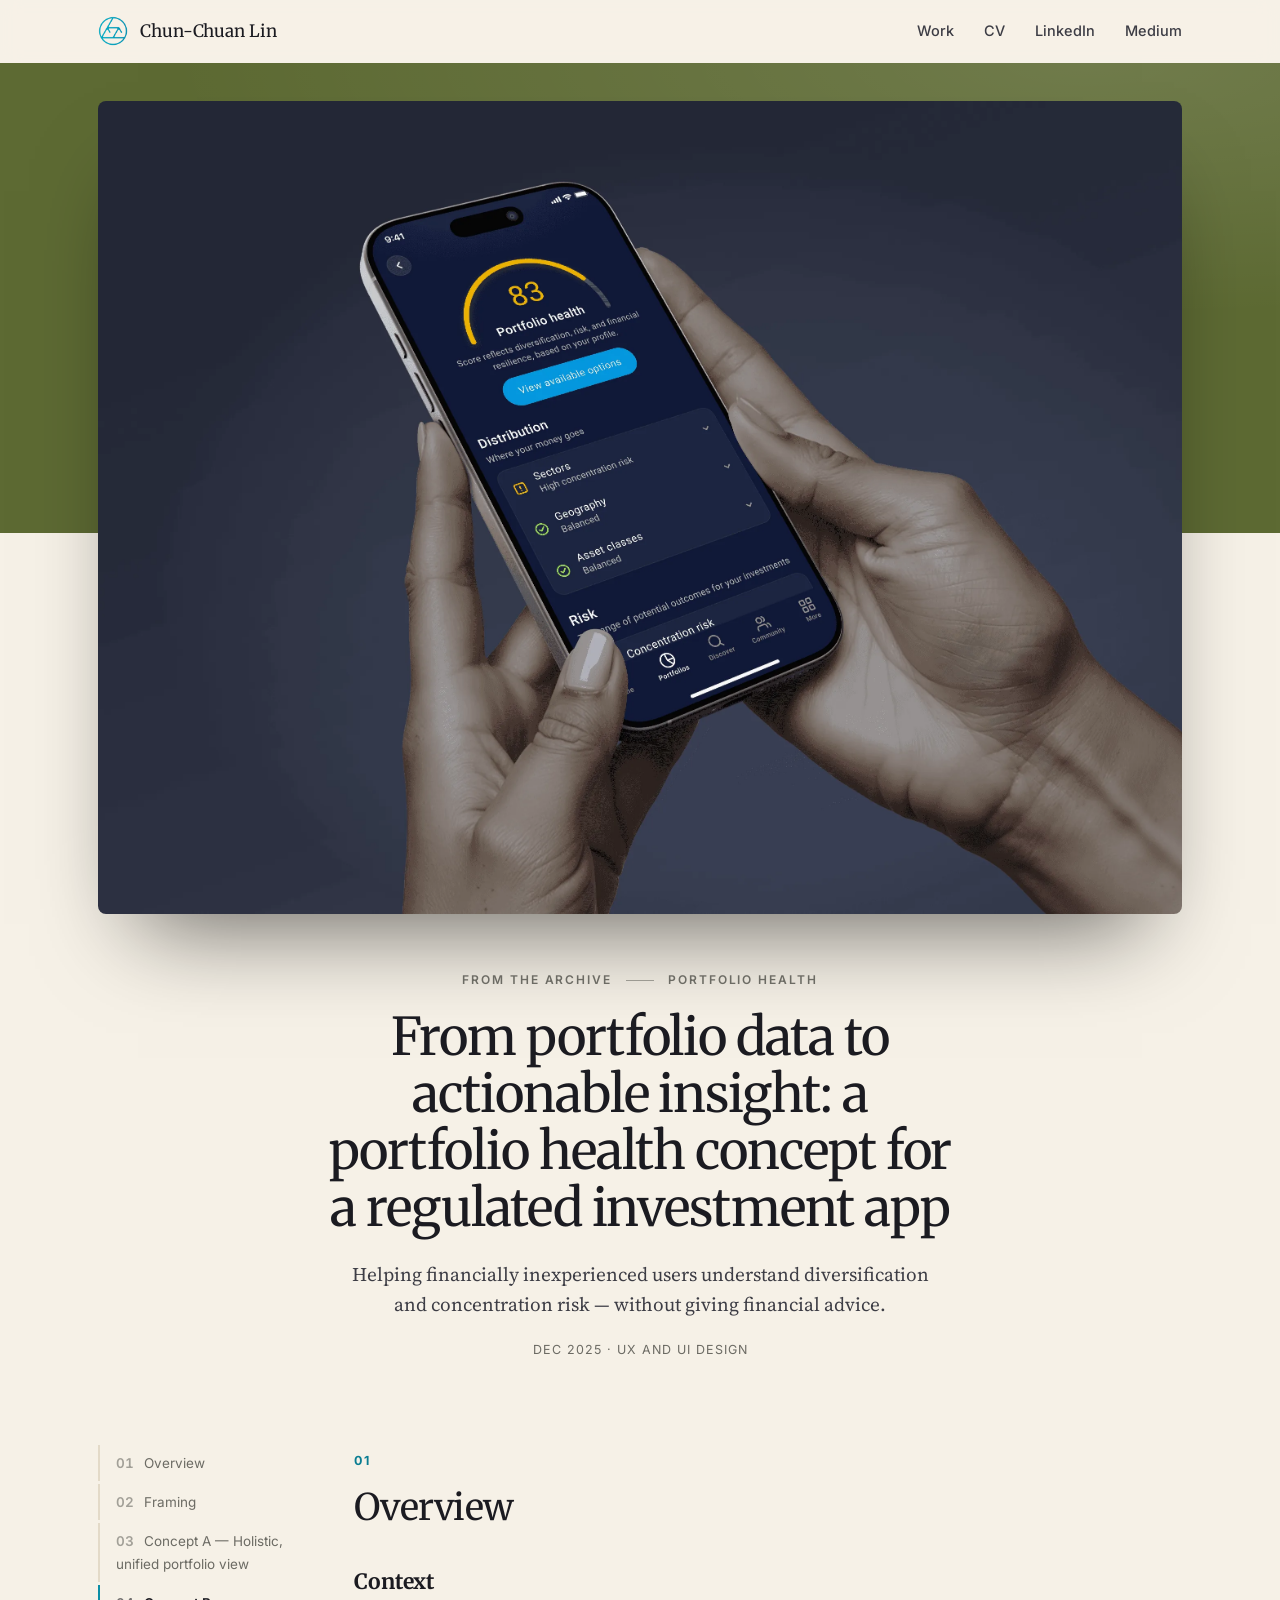
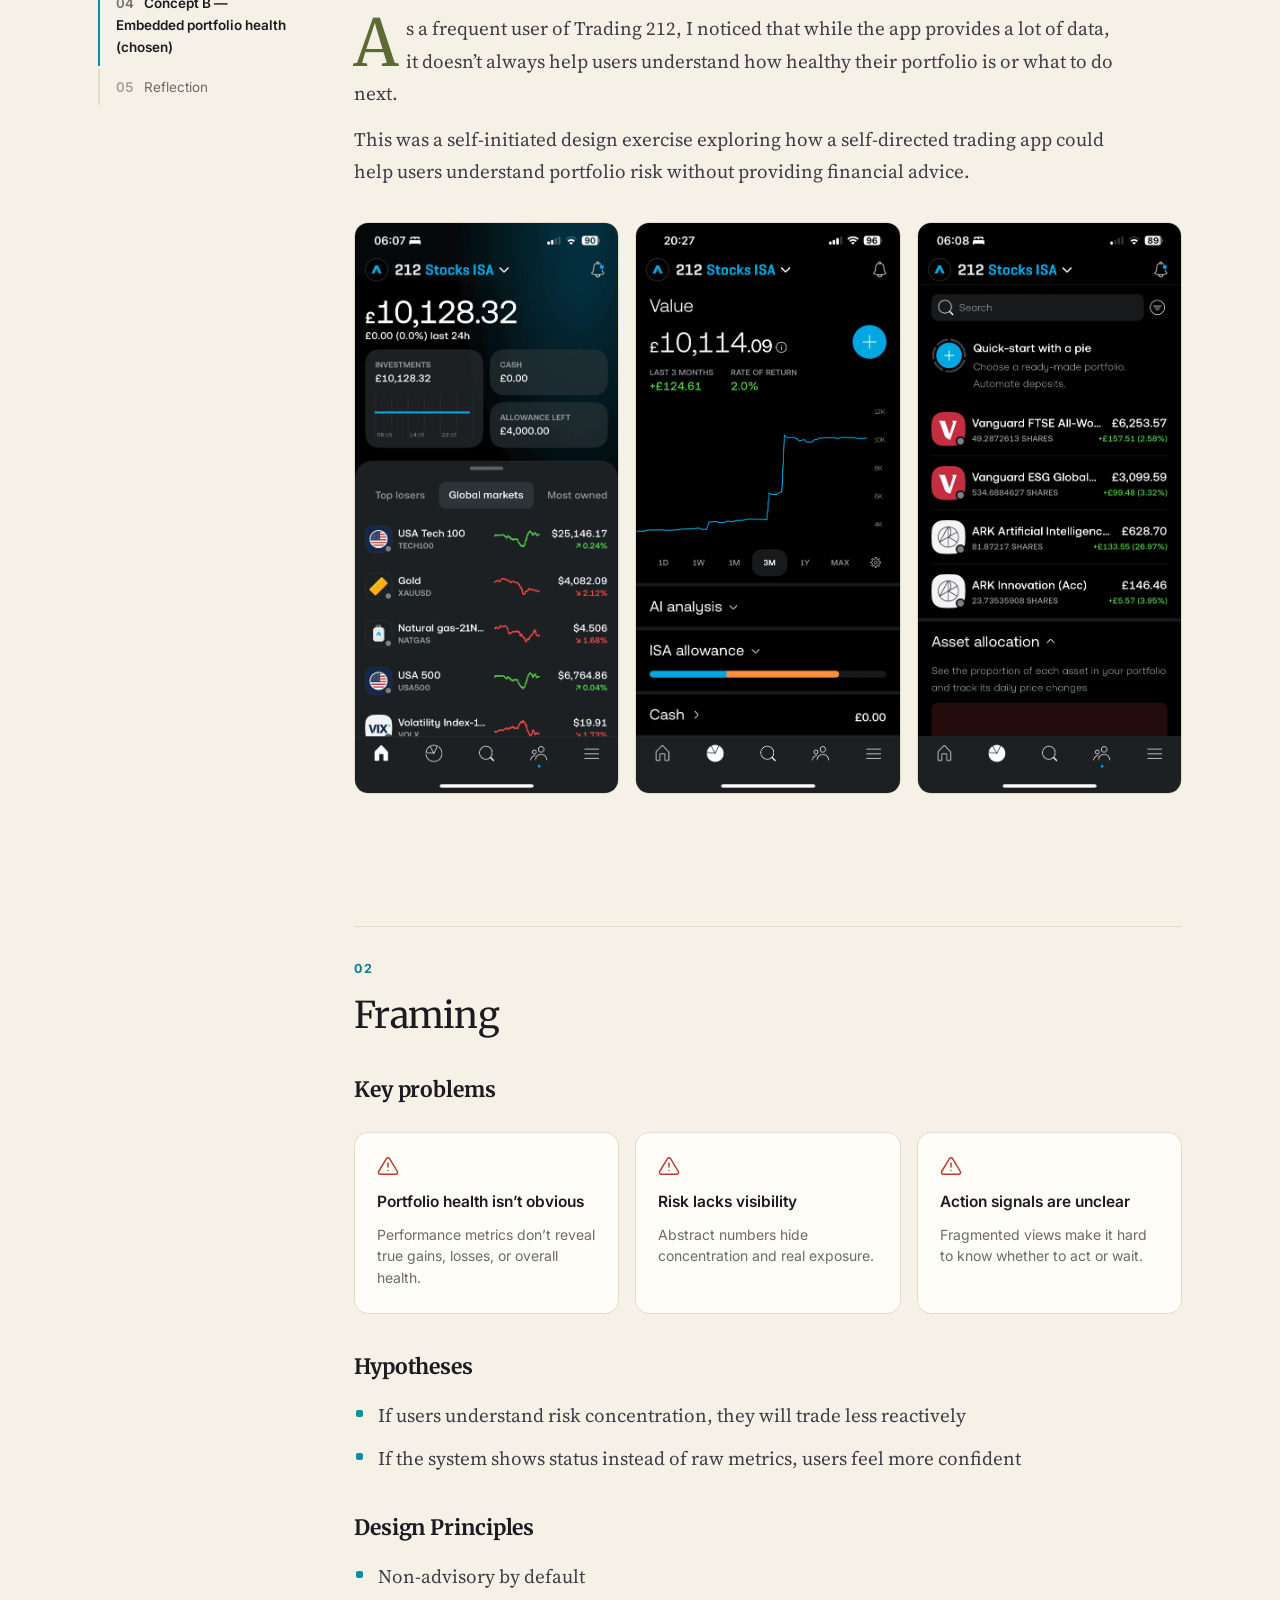
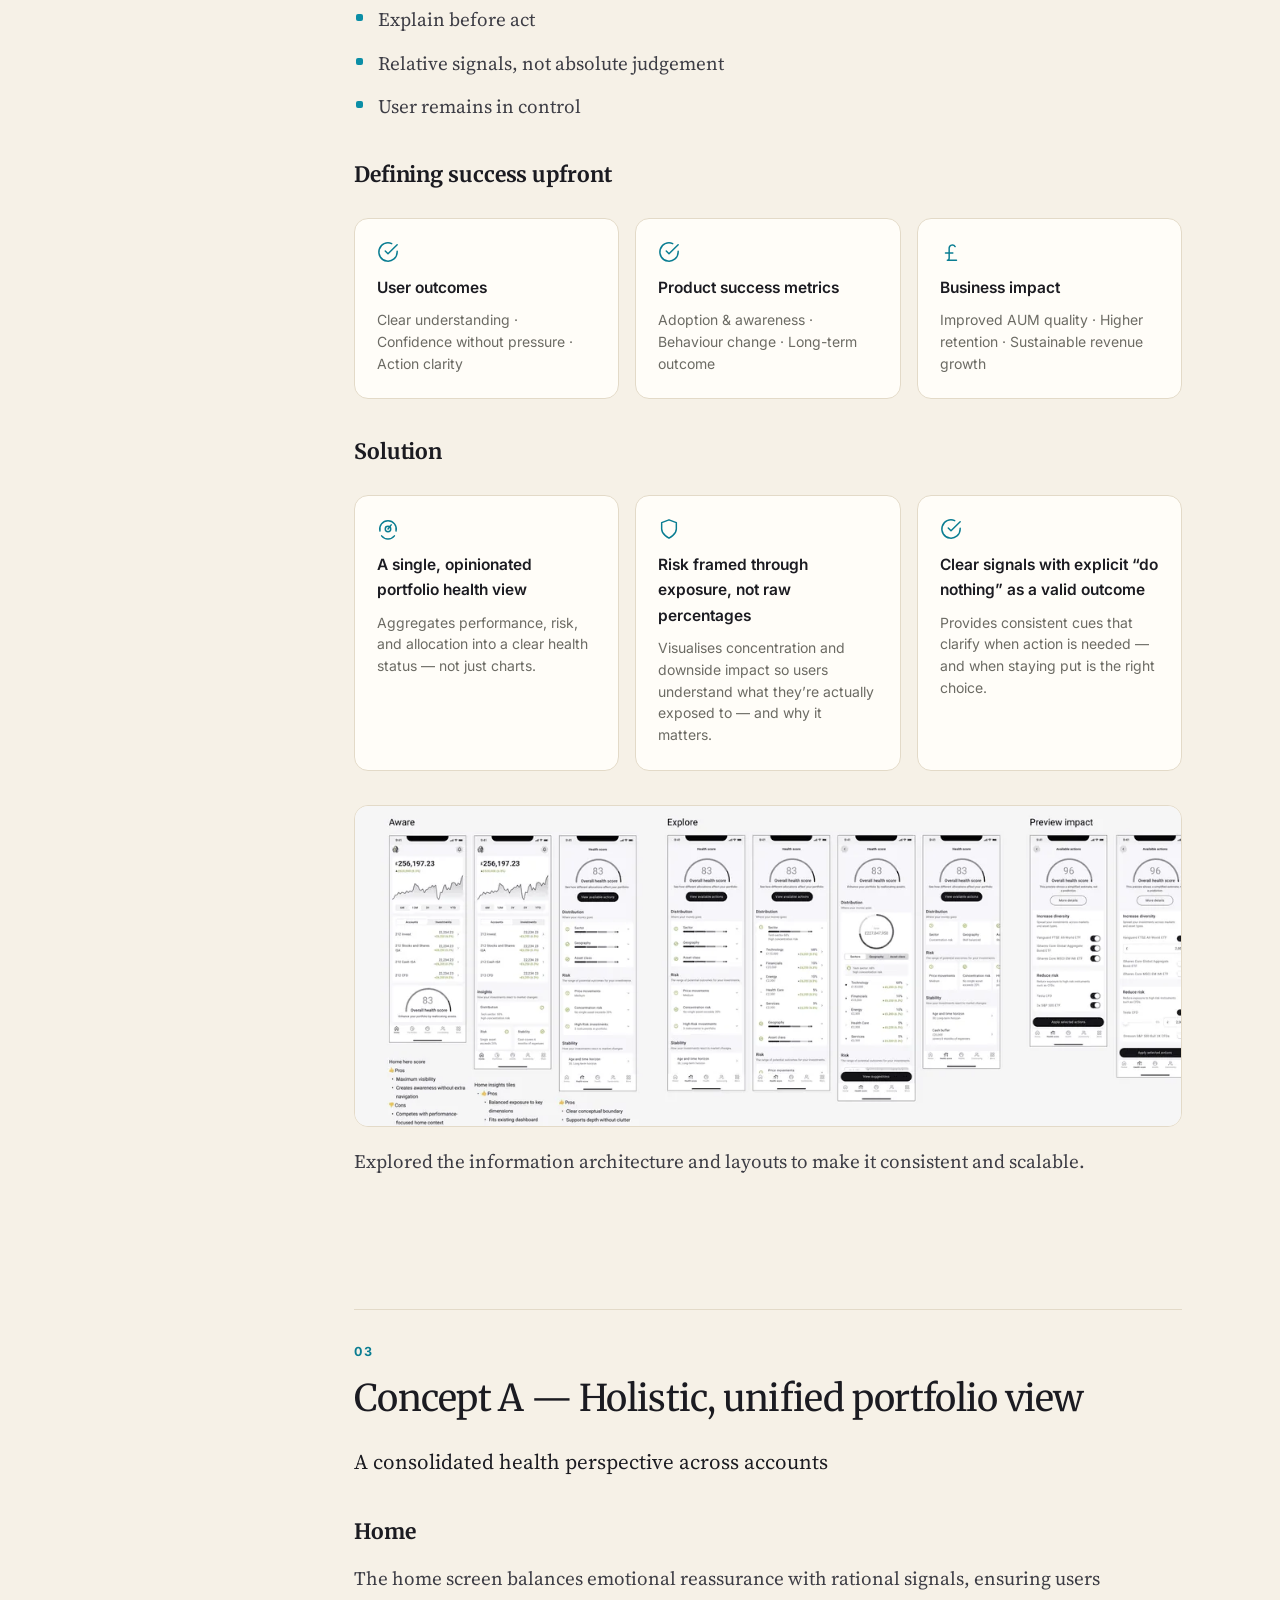
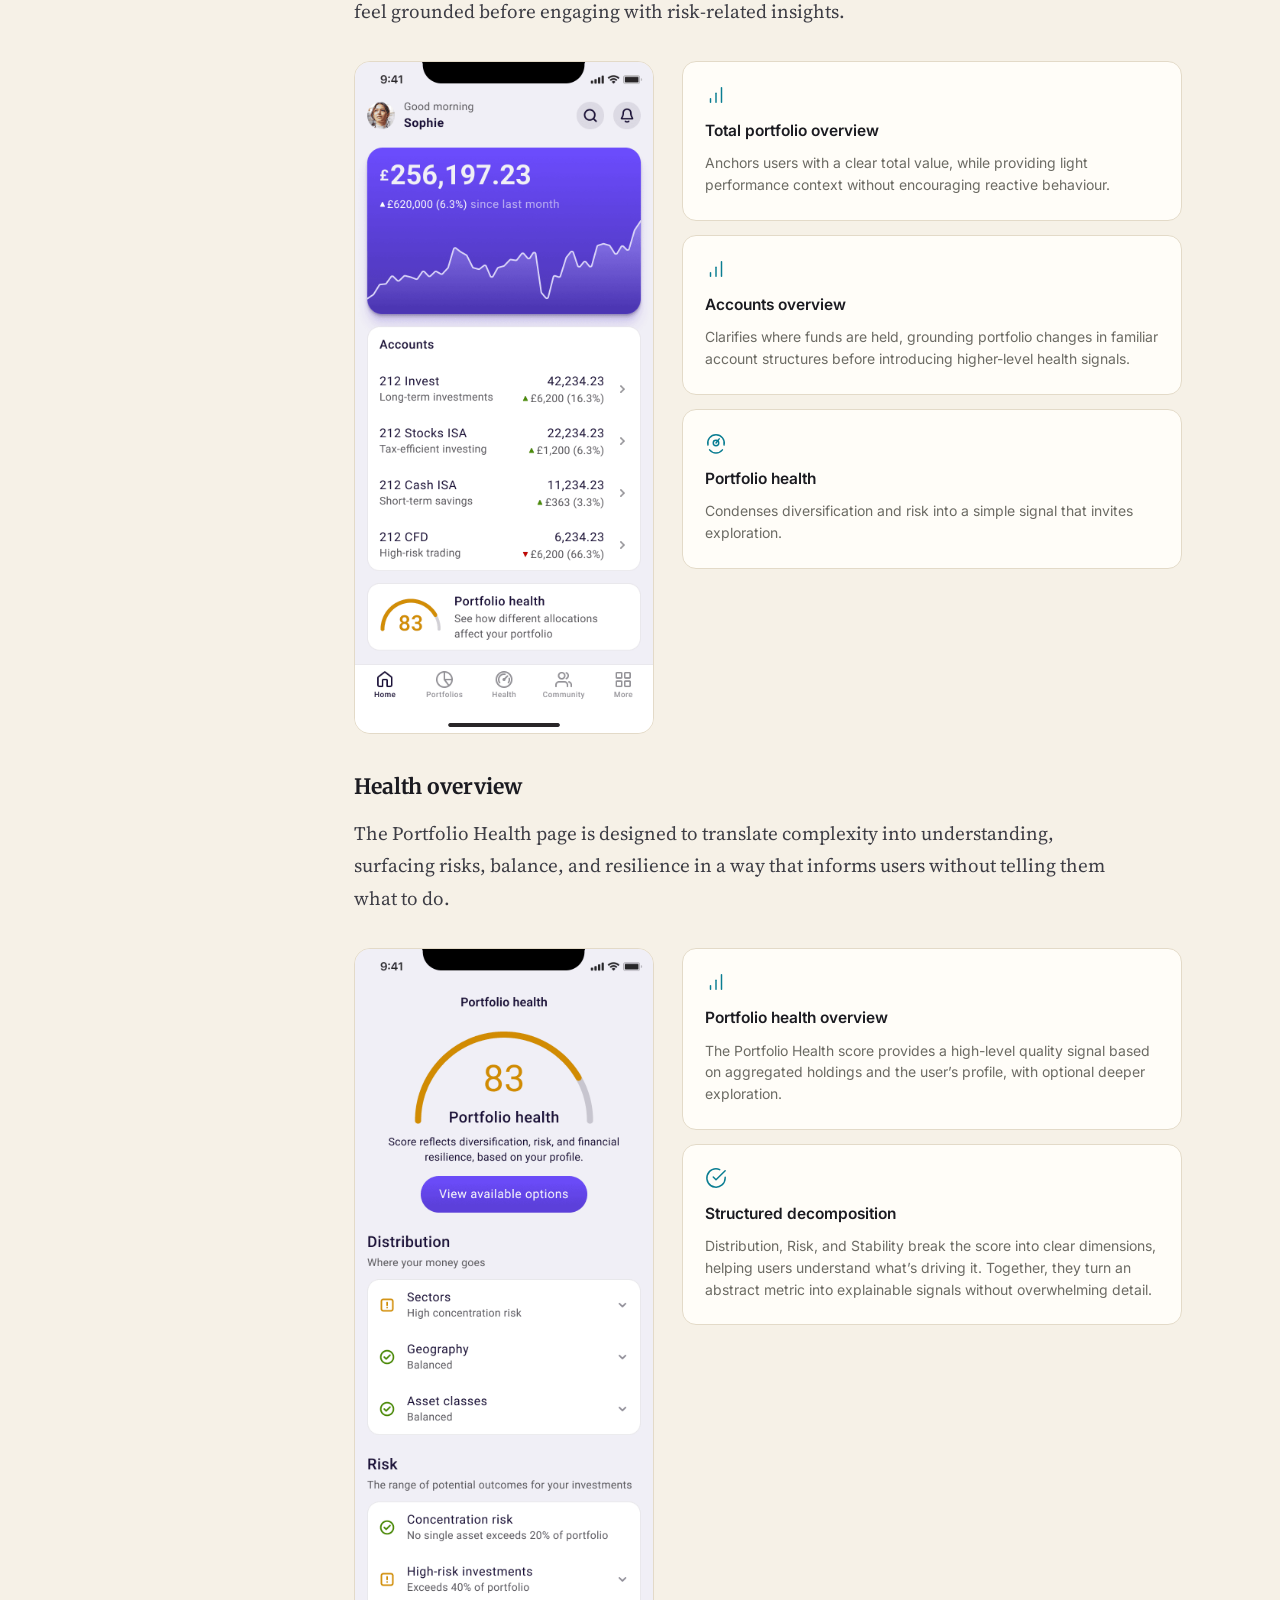
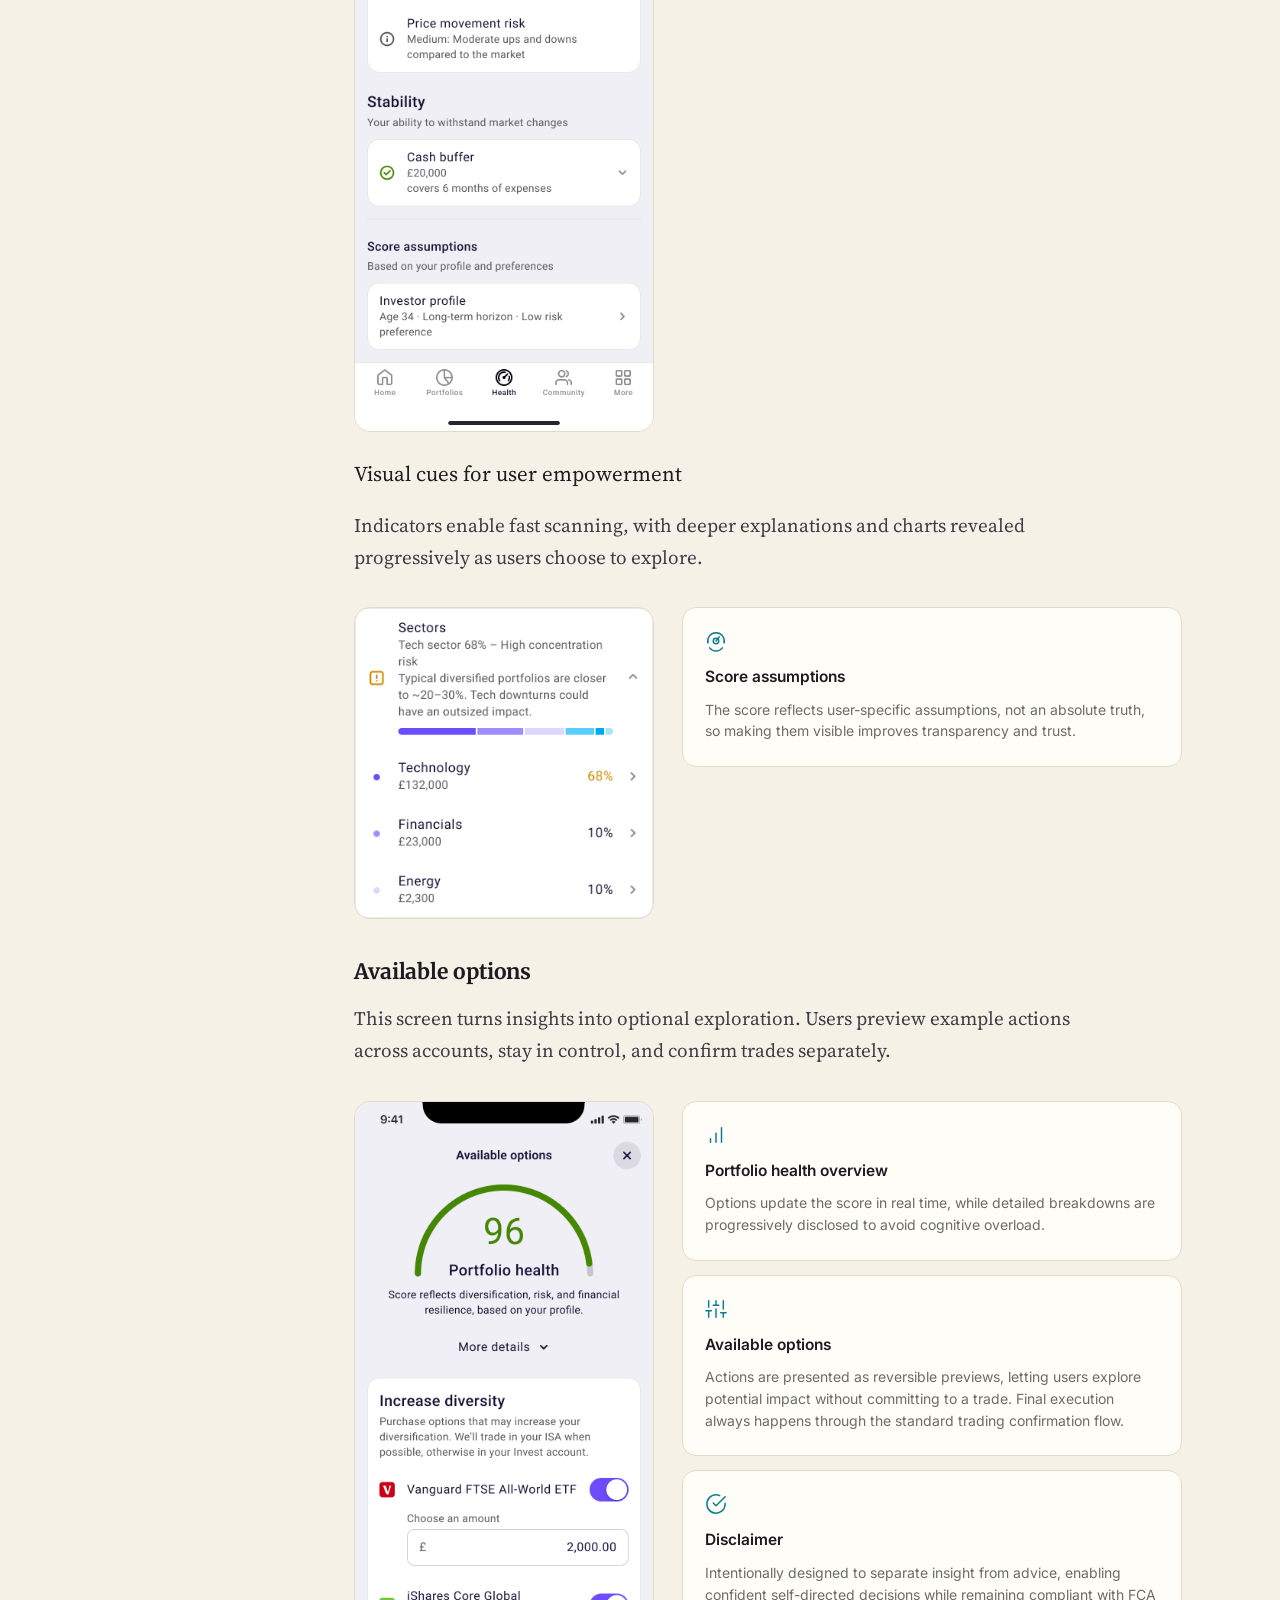
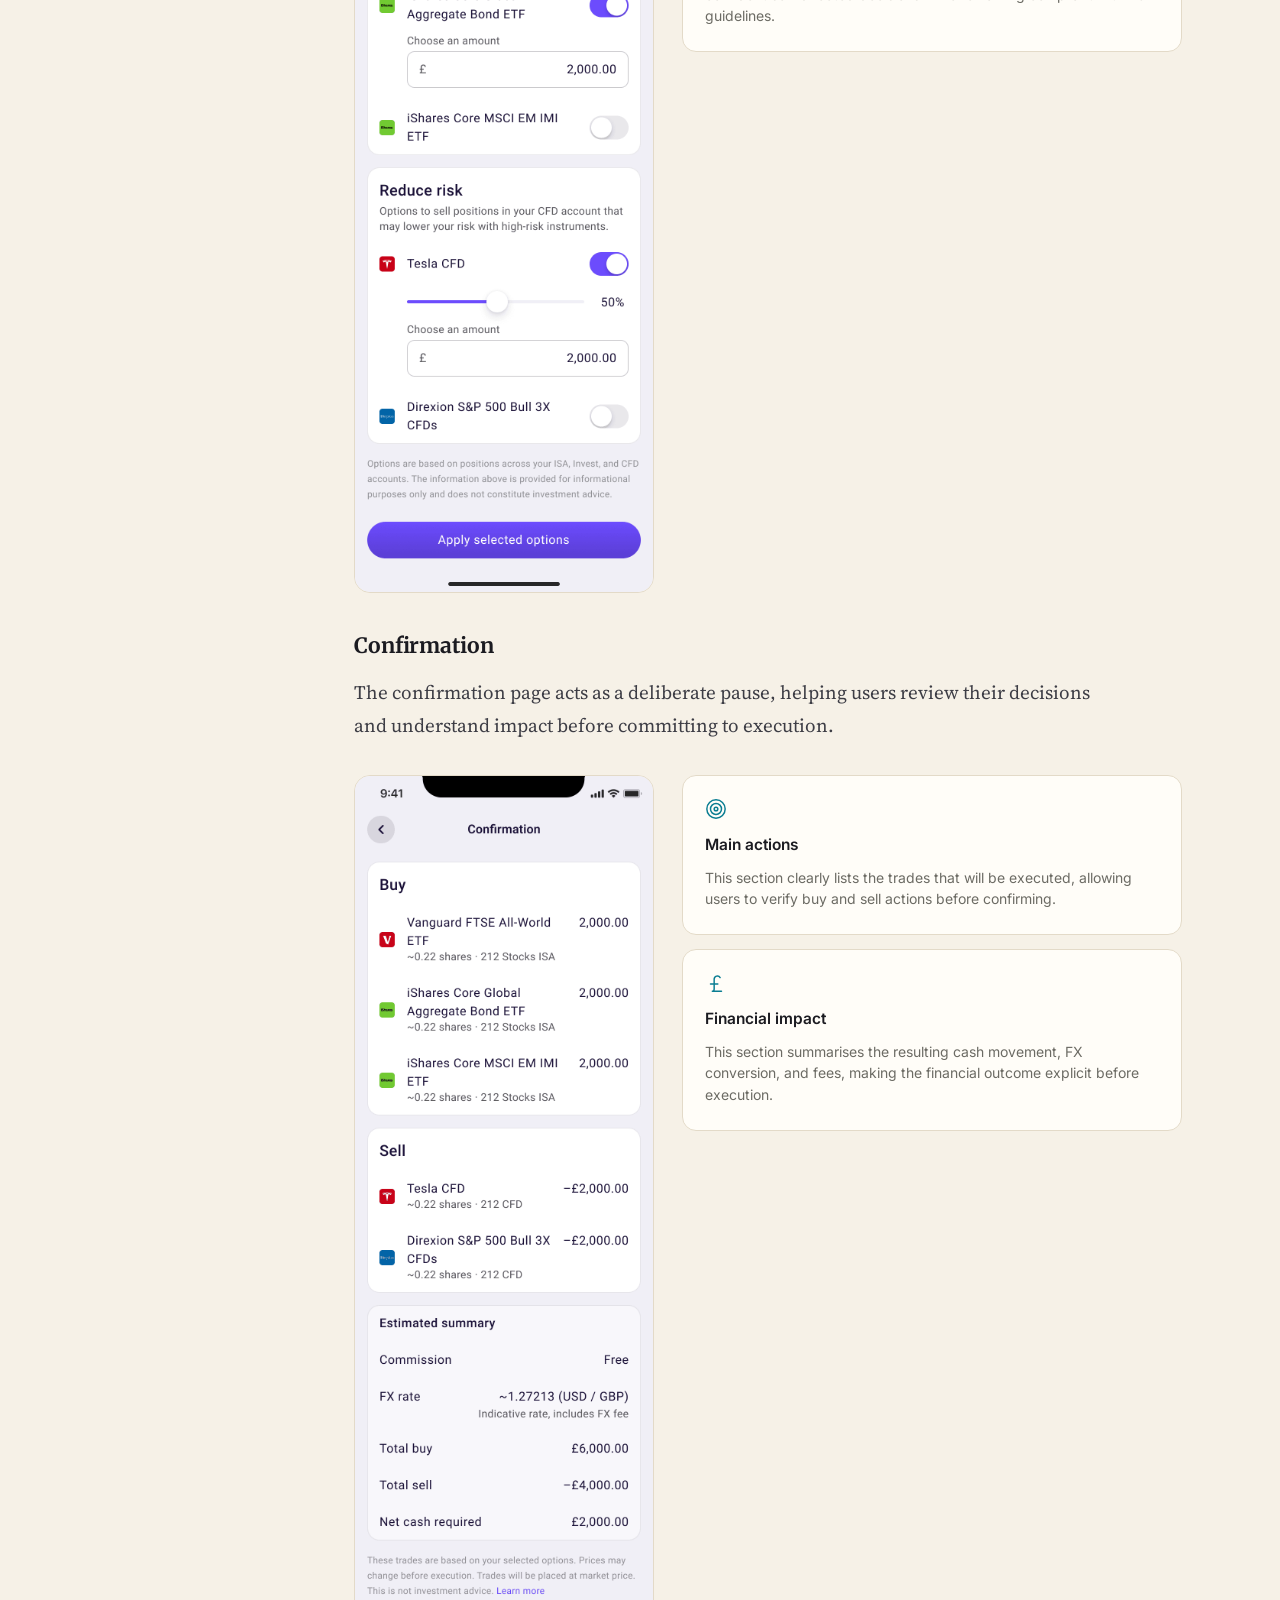
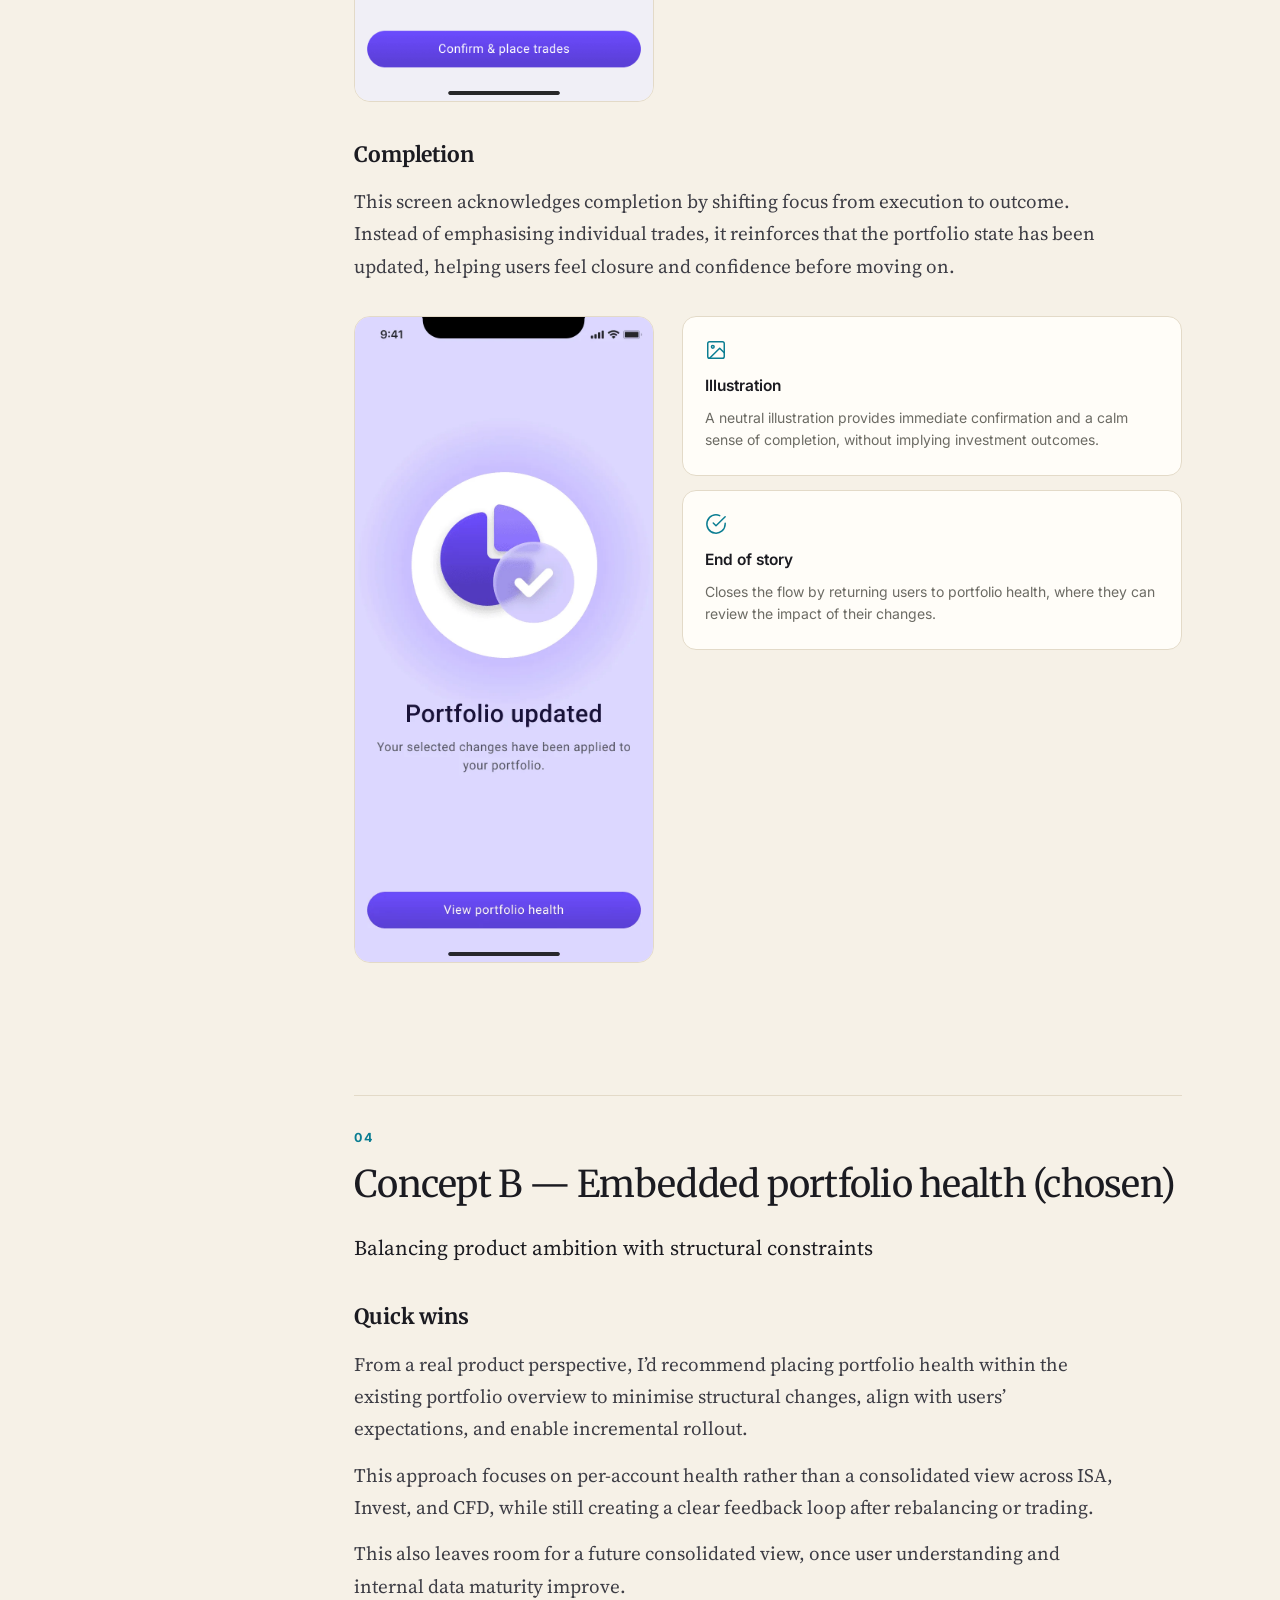
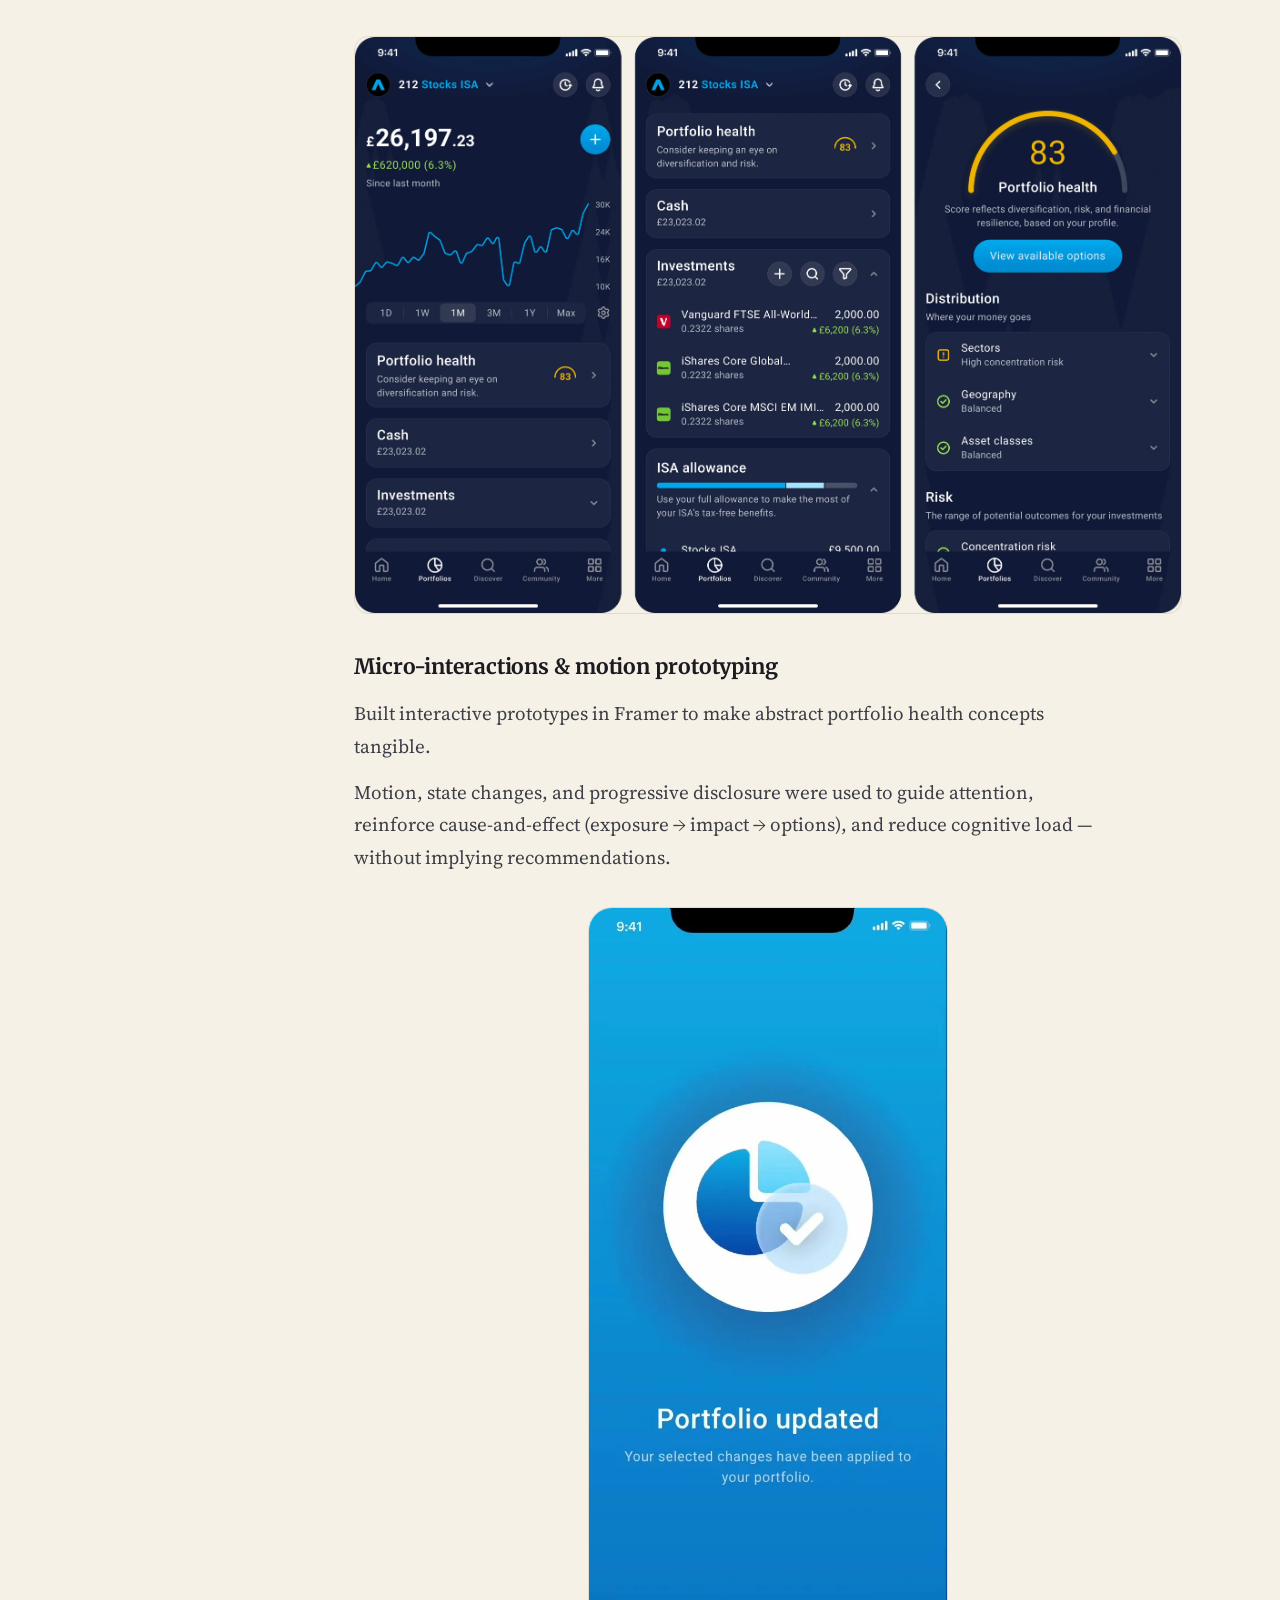
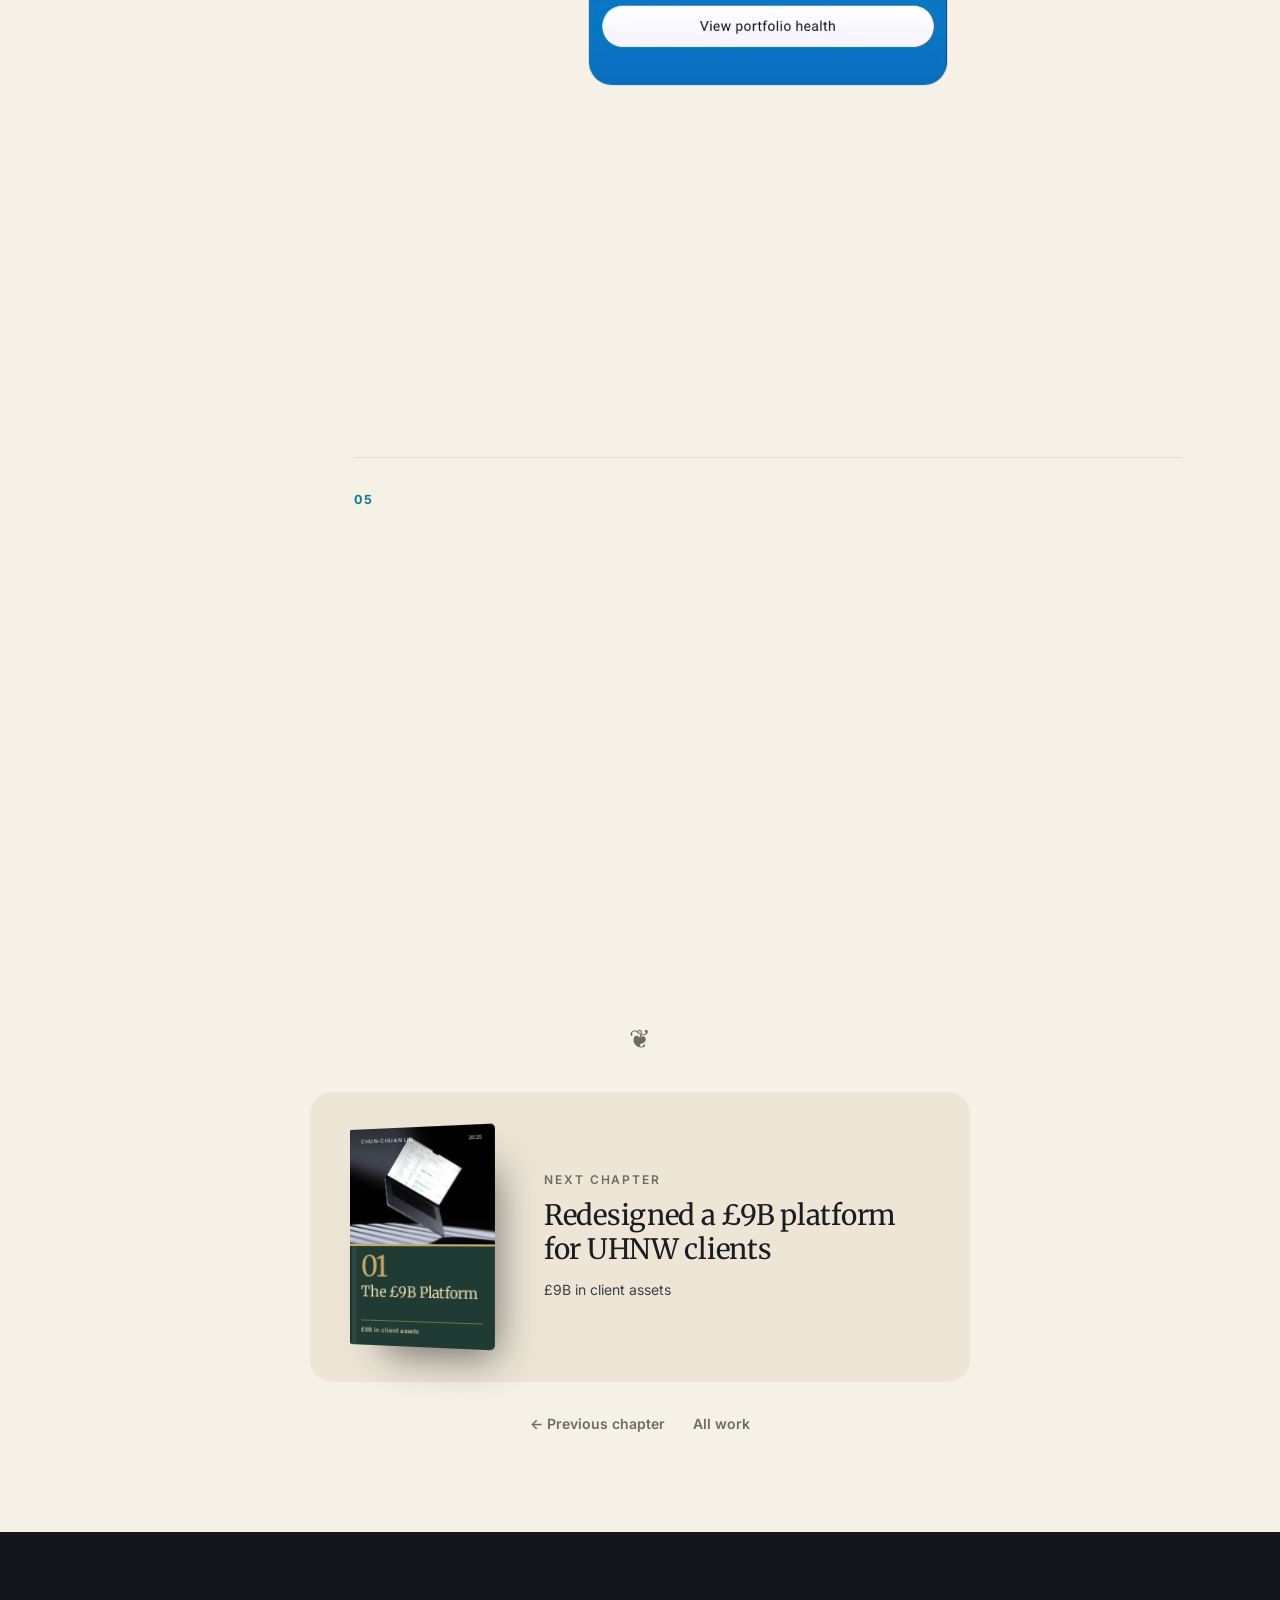
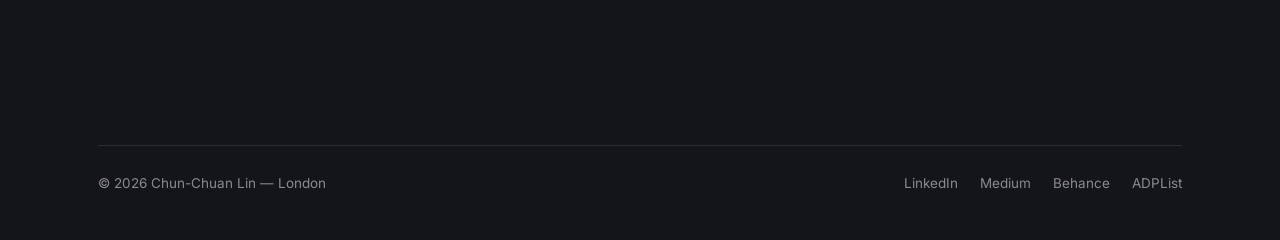
<file: work/portfolio-health.html>
<!doctype html>
<html lang="en">
<head>
<meta charset="utf-8">
<meta name="viewport" content="width=device-width, initial-scale=1">
<title>From portfolio data to actionable insight: a portfolio health concept for a regulated investment app — Chun-Chuan Lin</title>
<meta name="description" content="Helping financially inexperienced users understand diversification and concentration risk — without giving financial advice.">
<meta name="robots" content="noindex, nofollow">
<meta property="og:title" content="From portfolio data to actionable insight: a portfolio health concept for a regulated investment app — Chun-Chuan Lin">
<meta property="og:description" content="Helping financially inexperienced users understand diversification and concentration risk — without giving financial advice.">
<meta property="og:type" content="website">
<meta property="og:image" content="https://chunchuanlin.design/assets/img/9iO2ZGM4p4TnNoXjsiRvFTovY58.webp">
<link rel="icon" type="image/png" href="../assets/img/YUZRlfmyi6MVquyru4w5qhSXo.png">
<link rel="apple-touch-icon" href="../assets/img/tBvzRdnmvt2RYUskQSvIiSIpaNc.png">
<link rel="preconnect" href="https://fonts.googleapis.com">
<link rel="preconnect" href="https://fonts.gstatic.com" crossorigin>
<link href="https://fonts.googleapis.com/css2?family=Merriweather:ital,wght@0,300;0,400;0,700;0,900;1,300;1,400;1,700;1,900&family=IBM+Plex+Mono:wght@400;500&family=Inter:wght@400;500;600;700&family=Source+Serif+4:ital,opsz,wght@0,8..60,400;0,8..60,600;1,8..60,400&family=Caveat:wght@500&display=swap" rel="stylesheet">
<link rel="stylesheet" href="../assets/css/style.css?v=5820707c">
<link rel="stylesheet" href="../assets/css/book.css?v=90f53a5d">
</head>
<body class="cs-page">

<a class="skip-link" href="#main-content">Skip to content</a>

<div class="scroll-progress" aria-hidden="true"><span></span></div>
<div class="cursor-dot" aria-hidden="true"></div>

<header class="nav" id="nav">
  <div class="nav-in">
    <a class="brand" href="../index.html">
      <img src="../assets/img/ZoILuZUUzq1dYKgV54Ge7Sz8FY.webp" alt="">
      <span>Chun-Chuan&nbsp;Lin</span>
    </a>
    <span class="nav-run">From the archive &middot; Portfolio Health</span>
    <button class="nav-toggle" aria-label="Menu" aria-expanded="false">
      <span class="bar"></span><span class="bar"></span><span class="bar"></span>
    </button>
    <nav class="nav-links">
      <a href="../index.html#work">Work</a>
      <a href="https://drive.google.com/file/d/1oNs0wJNy0Ehd9rT3fSROXO7B89IPfbKE/view?usp=sharing" target="_blank" rel="noopener">CV</a>
      <a href="https://www.linkedin.com/in/chun-chuan-lin/" target="_blank" rel="noopener">LinkedIn</a>
      <a href="https://chunchuanlin.medium.com/" target="_blank" rel="noopener">Medium</a>
    </nav>
  </div>
  <div class="nav-backdrop"></div>
</header>
<main id="main-content">

<article class="chapter" style="--bb:#5d6a33;--bi:#f2f1dc;--ba:#dfe39a">
  <header class="ch-open">
    <div class="ch-band" aria-hidden="true"></div>
    <figure class="ch-plate hero-gate"><img src="../assets/img/9iO2ZGM4p4TnNoXjsiRvFTovY58.webp" alt=""></figure>
    <div class="ch-title">
      <p class="ch-num hero-gate"><span>From the archive</span><span>Portfolio Health</span></p>
      <h1 class="serif split hero-title"><span class="w">From</span> <span class="w">portfolio</span> <span class="w">data</span> <span class="w">to</span> <span class="w">actionable</span> <span class="w">insight:</span> <span class="w">a</span> <span class="w">portfolio</span> <span class="w">health</span> <span class="w">concept</span> <span class="w">for</span> <span class="w">a</span> <span class="w">regulated</span> <span class="w">investment</span> <span class="w">app</span></h1>
      <p class="sub hero-gate">Helping financially inexperienced users understand diversification and concentration risk — without giving financial advice.</p>
      <p class="meta hero-gate">Dec 2025 · UX and UI design</p>
    </div>
  </header>

  <div class="cs-body">
    <aside class="toc"><nav aria-label="Sections"><ol><li><a href="#sec-overview-0">Overview</a></li><li><a href="#sec-framing-1">Framing</a></li><li><a href="#sec-concept-a-holistic-unified-portfolio-vie-2">Concept A — Holistic, unified portfolio view</a></li><li><a href="#sec-concept-b-embedded-portfolio-health-chos-3">Concept B — Embedded portfolio health (chosen)</a></li><li><a href="#sec-reflection-4">Reflection</a></li></ol></nav></aside>
    <div class="cs-content">
      <section class="cs-section" id="sec-overview-0">
  <span class="num">01</span>
  <h2 class="divider serif split"><span class="w">Overview</span></h2>
  <h3 class="sub serif reveal">Context</h3>
<p class="text reveal">As a frequent user of Trading 212, I noticed that while the app provides a lot of data, it doesn’t always help users understand how healthy their portfolio is or what to do next.</p>
<p class="text reveal">This was a self-initiated design exercise exploring how a self-directed trading app could help users understand portfolio risk without providing financial advice.</p>
<div class="figrow three full reveal"><img src="../assets/img/mzKL3LttJmvt4tpXNNeyCceodTw.webp" alt="" loading="lazy"><img src="../assets/img/D53IdaKE8FNHLqwEcfWCI1I.webp" alt="" loading="lazy"><img src="../assets/img/7BGOdlhBDiWTemVSeFkKF7PszM.webp" alt="" loading="lazy"></div>
</section>
<section class="cs-section" id="sec-framing-1">
  <span class="num">02</span>
  <h2 class="divider serif split"><span class="w">Framing</span></h2>
  <h3 class="sub serif reveal">Key problems</h3>
<div class="cards  reveal"><div class="mini warn"><svg class="mini-icon" viewBox="0 0 24 24" fill="none" stroke="currentColor" stroke-width="1.6" stroke-linecap="round" stroke-linejoin="round" aria-hidden="true"><path d="M10.29 3.86 1.82 18a2 2 0 0 0 1.71 3h16.94a2 2 0 0 0 1.71-3L13.71 3.86a2 2 0 0 0-3.42 0z"/><line x1="12" y1="9" x2="12" y2="13"/><line x1="12" y1="17" x2="12.01" y2="17"/></svg><b>Portfolio health isn’t obvious</b><span>Performance metrics don’t reveal true gains, losses, or overall health.</span></div><div class="mini warn"><svg class="mini-icon" viewBox="0 0 24 24" fill="none" stroke="currentColor" stroke-width="1.6" stroke-linecap="round" stroke-linejoin="round" aria-hidden="true"><path d="M10.29 3.86 1.82 18a2 2 0 0 0 1.71 3h16.94a2 2 0 0 0 1.71-3L13.71 3.86a2 2 0 0 0-3.42 0z"/><line x1="12" y1="9" x2="12" y2="13"/><line x1="12" y1="17" x2="12.01" y2="17"/></svg><b>Risk lacks visibility</b><span>Abstract numbers hide concentration and real exposure.</span></div><div class="mini warn"><svg class="mini-icon" viewBox="0 0 24 24" fill="none" stroke="currentColor" stroke-width="1.6" stroke-linecap="round" stroke-linejoin="round" aria-hidden="true"><path d="M10.29 3.86 1.82 18a2 2 0 0 0 1.71 3h16.94a2 2 0 0 0 1.71-3L13.71 3.86a2 2 0 0 0-3.42 0z"/><line x1="12" y1="9" x2="12" y2="13"/><line x1="12" y1="17" x2="12.01" y2="17"/></svg><b>Action signals are unclear</b><span>Fragmented views make it hard to know whether to act or wait.</span></div></div>
<h3 class="sub serif reveal">Hypotheses</h3>
<ul class="bullets reveal"><li>If users understand risk concentration, they will trade less reactively</li><li>If the system shows status instead of raw metrics, users feel more confident</li></ul>
<h3 class="sub serif reveal">Design Principles</h3>
<ul class="bullets reveal"><li>Non-advisory by default</li><li>Explain before act</li><li>Relative signals, not absolute judgement</li><li>User remains in control</li></ul>
<h3 class="sub serif reveal">Defining success upfront</h3>
<div class="cards  reveal"><div class="mini"><svg class="mini-icon" viewBox="0 0 24 24" fill="none" stroke="currentColor" stroke-width="1.6" stroke-linecap="round" stroke-linejoin="round" aria-hidden="true"><path d="M22 11.08V12a10 10 0 1 1-5.93-9.14"/><polyline points="22 4 12 14.01 9 11.01"/></svg><b>User outcomes</b><span>Clear understanding · Confidence without pressure · Action clarity</span></div><div class="mini"><svg class="mini-icon" viewBox="0 0 24 24" fill="none" stroke="currentColor" stroke-width="1.6" stroke-linecap="round" stroke-linejoin="round" aria-hidden="true"><path d="M22 11.08V12a10 10 0 1 1-5.93-9.14"/><polyline points="22 4 12 14.01 9 11.01"/></svg><b>Product success metrics</b><span>Adoption &amp; awareness · Behaviour change · Long-term outcome</span></div><div class="mini"><svg class="mini-icon" viewBox="0 0 24 24" fill="none" stroke="currentColor" stroke-width="1.6" stroke-linecap="round" stroke-linejoin="round" aria-hidden="true"><path d="M9 21h9M8 21c1.5 0 2-1 2-2.5V8a3.5 3.5 0 0 1 6.5-1.9M6 13h8"/></svg><b>Business impact</b><span>Improved AUM quality · Higher retention · Sustainable revenue growth</span></div></div>
<h3 class="sub serif reveal">Solution</h3>
<div class="cards  reveal"><div class="mini"><svg class="mini-icon" viewBox="0 0 24 24" fill="none" stroke="currentColor" stroke-width="1.6" stroke-linecap="round" stroke-linejoin="round" aria-hidden="true"><path d="M12 15a3 3 0 1 0 0-6 3 3 0 0 0 0 6z"/><path d="M12 3a9 9 0 0 0-8.75 11.16M12 3a9 9 0 0 1 8.75 11.16M5 19.5a9 9 0 0 0 14 0"/><line x1="12" y1="12" x2="15.5" y2="7.5"/></svg><b>A single, opinionated portfolio health view</b><span>Aggregates performance, risk, and allocation into a clear health status — not just charts.</span></div><div class="mini"><svg class="mini-icon" viewBox="0 0 24 24" fill="none" stroke="currentColor" stroke-width="1.6" stroke-linecap="round" stroke-linejoin="round" aria-hidden="true"><path d="M12 22s8-4 8-10V5l-8-3-8 3v7c0 6 8 10 8 10z"/></svg><b>Risk framed through exposure, not raw percentages</b><span>Visualises concentration and downside impact so users understand what they’re actually exposed to — and why it matters.</span></div><div class="mini"><svg class="mini-icon" viewBox="0 0 24 24" fill="none" stroke="currentColor" stroke-width="1.6" stroke-linecap="round" stroke-linejoin="round" aria-hidden="true"><path d="M22 11.08V12a10 10 0 1 1-5.93-9.14"/><polyline points="22 4 12 14.01 9 11.01"/></svg><b>Clear signals with explicit “do nothing” as a valid outcome</b><span>Provides consistent cues that clarify when action is needed — and when staying put is the right choice.</span></div></div>
<figure class="reveal full"><img src="../assets/img/kkgpjstoJwF0HPEXEFd0HPTDRT0.webp" alt="" loading="lazy"></figure>
<p class="text reveal">Explored the information architecture and layouts to make it consistent and scalable.</p>
</section>
<section class="cs-section" id="sec-concept-a-holistic-unified-portfolio-vie-2">
  <span class="num">03</span>
  <h2 class="divider serif split"><span class="w">Concept</span> <span class="w">A</span> <span class="w">—</span> <span class="w">Holistic,</span> <span class="w">unified</span> <span class="w">portfolio</span> <span class="w">view</span></h2>
  <p class="lead reveal">A consolidated health perspective across accounts</p>
<h3 class="sub serif reveal">Home</h3>
<p class="text reveal">The home screen balances emotional reassurance with rational signals, ensuring users feel grounded before engaging with risk-related insights.</p>
<div class="screen-compare full reveal">
        <img src="../assets/img/5hNd8FVD07gYXkLzfgDfHx7XWXg.webp" alt="" loading="lazy">
        <div class="callouts"><div class="mini"><svg class="mini-icon" viewBox="0 0 24 24" fill="none" stroke="currentColor" stroke-width="1.6" stroke-linecap="round" stroke-linejoin="round" aria-hidden="true"><line x1="12" y1="20" x2="12" y2="10"/><line x1="18" y1="20" x2="18" y2="4"/><line x1="6" y1="20" x2="6" y2="16"/></svg><b>Total portfolio overview</b><span>Anchors users with a clear total value, while providing light performance context without encouraging reactive behaviour.</span></div><div class="mini"><svg class="mini-icon" viewBox="0 0 24 24" fill="none" stroke="currentColor" stroke-width="1.6" stroke-linecap="round" stroke-linejoin="round" aria-hidden="true"><line x1="12" y1="20" x2="12" y2="10"/><line x1="18" y1="20" x2="18" y2="4"/><line x1="6" y1="20" x2="6" y2="16"/></svg><b>Accounts overview</b><span>Clarifies where funds are held, grounding portfolio changes in familiar account structures before introducing higher-level health signals.</span></div><div class="mini"><svg class="mini-icon" viewBox="0 0 24 24" fill="none" stroke="currentColor" stroke-width="1.6" stroke-linecap="round" stroke-linejoin="round" aria-hidden="true"><path d="M12 15a3 3 0 1 0 0-6 3 3 0 0 0 0 6z"/><path d="M12 3a9 9 0 0 0-8.75 11.16M12 3a9 9 0 0 1 8.75 11.16M5 19.5a9 9 0 0 0 14 0"/><line x1="12" y1="12" x2="15.5" y2="7.5"/></svg><b>Portfolio health</b><span>Condenses diversification and risk into a simple signal that invites exploration.</span></div></div>
      </div>
<h3 class="sub serif reveal">Health overview</h3>
<p class="text reveal">The Portfolio Health page is designed to translate complexity into understanding, surfacing risks, balance, and resilience in a way that informs users without telling them what to do.</p>
<div class="screen-compare full reveal">
        <img src="../assets/img/M4LIzs0V0VayuORNq4mltvN1SiQ.webp" alt="" loading="lazy">
        <div class="callouts"><div class="mini"><svg class="mini-icon" viewBox="0 0 24 24" fill="none" stroke="currentColor" stroke-width="1.6" stroke-linecap="round" stroke-linejoin="round" aria-hidden="true"><line x1="12" y1="20" x2="12" y2="10"/><line x1="18" y1="20" x2="18" y2="4"/><line x1="6" y1="20" x2="6" y2="16"/></svg><b>Portfolio health overview</b><span>The Portfolio Health score provides a high-level quality signal based on aggregated holdings and the user’s profile, with optional deeper exploration.</span></div><div class="mini"><svg class="mini-icon" viewBox="0 0 24 24" fill="none" stroke="currentColor" stroke-width="1.6" stroke-linecap="round" stroke-linejoin="round" aria-hidden="true"><path d="M22 11.08V12a10 10 0 1 1-5.93-9.14"/><polyline points="22 4 12 14.01 9 11.01"/></svg><b>Structured decomposition</b><span>Distribution, Risk, and Stability break the score into clear dimensions, helping users understand what’s driving it. Together, they turn an abstract metric into explainable signals without overwhelming detail.</span></div></div>
      </div>
<p class="lead reveal">Visual cues for user empowerment</p>
<p class="text reveal">Indicators enable fast scanning, with deeper explanations and charts revealed progressively as users choose to explore.</p>
<div class="screen-compare full reveal">
        <img src="../assets/img/Bz0aWglfNUW4b3AL3kucq355U.webp" alt="" loading="lazy">
        <div class="callouts"><div class="mini"><svg class="mini-icon" viewBox="0 0 24 24" fill="none" stroke="currentColor" stroke-width="1.6" stroke-linecap="round" stroke-linejoin="round" aria-hidden="true"><path d="M12 15a3 3 0 1 0 0-6 3 3 0 0 0 0 6z"/><path d="M12 3a9 9 0 0 0-8.75 11.16M12 3a9 9 0 0 1 8.75 11.16M5 19.5a9 9 0 0 0 14 0"/><line x1="12" y1="12" x2="15.5" y2="7.5"/></svg><b>Score assumptions</b><span>The score reflects user-specific assumptions, not an absolute truth, so making them visible improves transparency and trust.</span></div></div>
      </div>
<h3 class="sub serif reveal">Available options</h3>
<p class="text reveal">This screen turns insights into optional exploration. Users preview example actions across accounts, stay in control, and confirm trades separately.</p>
<div class="screen-compare full reveal">
        <img src="../assets/img/FVNShwGpfXumgmcI46lObwUoJc.webp" alt="" loading="lazy">
        <div class="callouts"><div class="mini"><svg class="mini-icon" viewBox="0 0 24 24" fill="none" stroke="currentColor" stroke-width="1.6" stroke-linecap="round" stroke-linejoin="round" aria-hidden="true"><line x1="12" y1="20" x2="12" y2="10"/><line x1="18" y1="20" x2="18" y2="4"/><line x1="6" y1="20" x2="6" y2="16"/></svg><b>Portfolio health overview</b><span>Options update the score in real time, while detailed breakdowns are progressively disclosed to avoid cognitive overload.</span></div><div class="mini"><svg class="mini-icon" viewBox="0 0 24 24" fill="none" stroke="currentColor" stroke-width="1.6" stroke-linecap="round" stroke-linejoin="round" aria-hidden="true"><line x1="4" y1="21" x2="4" y2="14"/><line x1="4" y1="10" x2="4" y2="3"/><line x1="12" y1="21" x2="12" y2="12"/><line x1="12" y1="8" x2="12" y2="3"/><line x1="20" y1="21" x2="20" y2="16"/><line x1="20" y1="12" x2="20" y2="3"/><line x1="1" y1="14" x2="7" y2="14"/><line x1="9" y1="8" x2="15" y2="8"/><line x1="17" y1="16" x2="23" y2="16"/></svg><b>Available options</b><span>Actions are presented as reversible previews, letting users explore potential impact without committing to a trade. Final execution always happens through the standard trading confirmation flow.</span></div><div class="mini"><svg class="mini-icon" viewBox="0 0 24 24" fill="none" stroke="currentColor" stroke-width="1.6" stroke-linecap="round" stroke-linejoin="round" aria-hidden="true"><path d="M22 11.08V12a10 10 0 1 1-5.93-9.14"/><polyline points="22 4 12 14.01 9 11.01"/></svg><b>Disclaimer</b><span>Intentionally designed to separate insight from advice, enabling confident self-directed decisions while remaining compliant with FCA guidelines.</span></div></div>
      </div>
<h3 class="sub serif reveal">Confirmation</h3>
<p class="text reveal">The confirmation page acts as a deliberate pause, helping users review their decisions and understand impact before committing to execution.</p>
<div class="screen-compare full reveal">
        <img src="../assets/img/G01pGXFSimNCNxkRGKfkhGEFM.webp" alt="" loading="lazy">
        <div class="callouts"><div class="mini"><svg class="mini-icon" viewBox="0 0 24 24" fill="none" stroke="currentColor" stroke-width="1.6" stroke-linecap="round" stroke-linejoin="round" aria-hidden="true"><circle cx="12" cy="12" r="10"/><circle cx="12" cy="12" r="6"/><circle cx="12" cy="12" r="2"/></svg><b>Main actions</b><span>This section clearly lists the trades that will be executed, allowing users to verify buy and sell actions before confirming.</span></div><div class="mini"><svg class="mini-icon" viewBox="0 0 24 24" fill="none" stroke="currentColor" stroke-width="1.6" stroke-linecap="round" stroke-linejoin="round" aria-hidden="true"><path d="M9 21h9M8 21c1.5 0 2-1 2-2.5V8a3.5 3.5 0 0 1 6.5-1.9M6 13h8"/></svg><b>Financial impact</b><span>This section summarises the resulting cash movement, FX conversion, and fees, making the financial outcome explicit before execution.</span></div></div>
      </div>
<h3 class="sub serif reveal">Completion</h3>
<p class="text reveal">This screen acknowledges completion by shifting focus from execution to outcome. Instead of emphasising individual trades, it reinforces that the portfolio state has been updated, helping users feel closure and confidence before moving on.</p>
<div class="screen-compare full reveal">
        <img src="../assets/img/qQEsYxRXHgEOcgjv1z8yJHaGJg.webp" alt="" loading="lazy">
        <div class="callouts"><div class="mini"><svg class="mini-icon" viewBox="0 0 24 24" fill="none" stroke="currentColor" stroke-width="1.6" stroke-linecap="round" stroke-linejoin="round" aria-hidden="true"><rect x="3" y="3" width="18" height="18" rx="2"/><circle cx="8.5" cy="8.5" r="1.5"/><polyline points="21 15 16 10 5 21"/></svg><b>Illustration</b><span>A neutral illustration provides immediate confirmation and a calm sense of completion, without implying investment outcomes.</span></div><div class="mini"><svg class="mini-icon" viewBox="0 0 24 24" fill="none" stroke="currentColor" stroke-width="1.6" stroke-linecap="round" stroke-linejoin="round" aria-hidden="true"><path d="M22 11.08V12a10 10 0 1 1-5.93-9.14"/><polyline points="22 4 12 14.01 9 11.01"/></svg><b>End of story</b><span>Closes the flow by returning users to portfolio health, where they can review the impact of their changes.</span></div></div>
      </div>
</section>
<section class="cs-section" id="sec-concept-b-embedded-portfolio-health-chos-3">
  <span class="num">04</span>
  <h2 class="divider serif split"><span class="w">Concept</span> <span class="w">B</span> <span class="w">—</span> <span class="w">Embedded</span> <span class="w">portfolio</span> <span class="w">health</span> <span class="w">(chosen)</span></h2>
  <p class="lead reveal">Balancing product ambition with structural constraints</p>
<h3 class="sub serif reveal">Quick wins</h3>
<p class="text reveal">From a real product perspective, I’d recommend placing portfolio health within the existing portfolio overview to minimise structural changes, align with users’ expectations, and enable incremental rollout.</p>
<p class="text reveal">This approach focuses on per-account health rather than a consolidated view across ISA, Invest, and CFD, while still creating a clear feedback loop after rebalancing or trading.</p>
<p class="text reveal">This also leaves room for a future consolidated view, once user understanding and internal data maturity improve.</p>
<figure class="reveal full"><img src="../assets/img/Q5h4qlKh2TVBvGTAL5gvxZlzx4s.webp" alt="" loading="lazy"></figure>
<h3 class="sub serif reveal">Micro-interactions &amp; motion prototyping</h3>
<p class="text reveal">Built interactive prototypes in Framer to make abstract portfolio health concepts tangible.</p>
<p class="text reveal">Motion, state changes, and progressive disclosure were used to guide attention, reinforce cause-and-effect (exposure → impact → options), and reduce cognitive load — without implying recommendations.</p>
<figure class="reveal full portrait">
          <video src="../assets/video/G0I9DPuSe25b5KJr6aTmYCKNxM.mp4" autoplay muted loop playsinline preload="metadata" poster="../assets/img/poster-G0I9DPuSe25b5KJr6aTmYCKNxM.webp"></video>
          
        </figure>
<h3 class="sub serif reveal">Deliverables</h3>
<p class="lead reveal">Scalable UI foundation for a regulated investment product</p>
<p class="text reveal">A reusable component library defining layout, typography, colour, and risk indicators, designed to support consistency, accessibility, and regulatory-safe communication across the product.</p>
</section>
<section class="cs-section" id="sec-reflection-4">
  <span class="num">05</span>
  <h2 class="divider serif split"><span class="w">Reflection</span></h2>
  <h3 class="sub serif reveal">Next step</h3>
<p class="text reveal">This prototype explores a direction rather than a final solution.</p>
<p class="text reveal">It establishes a clear, non-advisory foundation, with future iterations guided by user behaviour, data validation, and regulatory constraints, focusing on validating assumptions before expanding the system.</p>
</section>
    </div>
  </div>

  <footer class="ch-end">
    <p class="ch-fin" aria-hidden="true">&#10086;</p>
    <a class="ch-next" href="provider-redesign.html" style="--h:300px;--w:210px;--bb:#1f3b33;--bi:#ead9ae;--ba:#c9a868">
      <span class="ch-next-book"><span class="cover"><span class="cv cv--band"><span class="cv-top"><span>Chun-Chuan Lin</span><span>2025</span></span><span class="cv-pic"><img src="../assets/img/VFbImBTynQh7F0MmkZp4YDalEAE.webp" alt="" loading="lazy" style="object-position:40% 50%"></span><span class="cv-words"><span class="cv-num">01</span><span class="cv-title">The £9B Platform</span><span class="cv-rule"></span><span class="cv-out">£9B in client assets</span></span></span></span></span>
      <span class="ch-next-txt">
        <span class="dir">Next chapter</span>
        <span class="serif t">Redesigned a £9B platform for UHNW clients</span>
        <span class="o">£9B in client assets</span>
      </span>
    </a>
    <p class="ch-links"><a href="trip-memories.html">&larr; Previous chapter</a><a href="../index.html#work">All work</a></p>
  </footer>
</article>
</main>
<footer class="foot" id="contact">
  <div class="foot-in">
    <h2 class="serif reveal">Let&rsquo;s make something clear.</h2>
    <a class="mail reveal" href="mailto:designlcc@gmail.com">designlcc@gmail.com</a>
    <div class="row">
      <span>&copy; 2026 Chun-Chuan Lin — London</span>
      <span class="socials">
        <a href="https://www.linkedin.com/in/chun-chuan-lin/" target="_blank" rel="noopener">LinkedIn</a>
        <a href="https://chunchuanlin.medium.com/" target="_blank" rel="noopener">Medium</a>
        <a href="https://www.behance.net/designlcc" target="_blank" rel="noopener">Behance</a>
        <a href="https://adplist.org/mentors/chun-chuan-lin" target="_blank" rel="noopener">ADPList</a>
      </span>
    </div>
  </div>
</footer>



<script src="../assets/js/main.js?v=11b02167" defer></script>

</body>
</html>
</file>
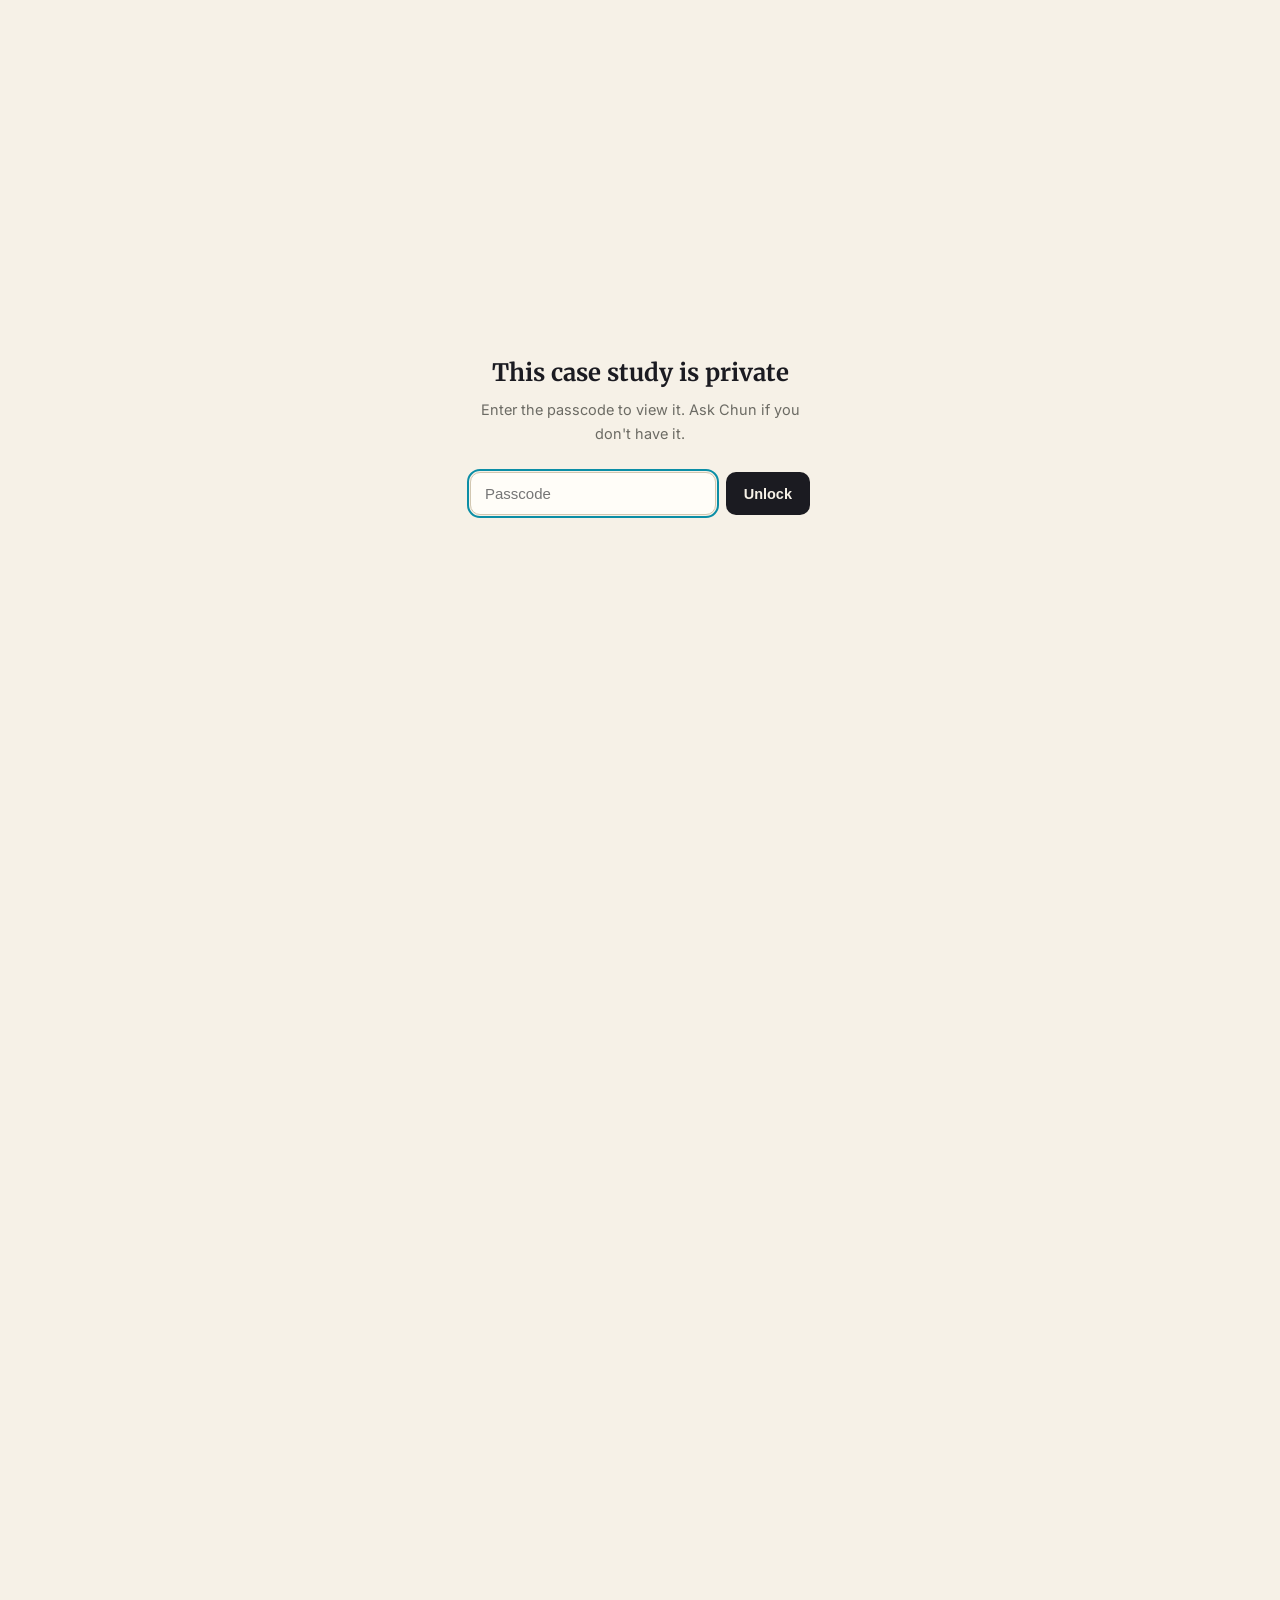
<file: work/provider-redesign.html>
<!doctype html>
<html lang="en">
<head>
<meta charset="utf-8">
<meta name="viewport" content="width=device-width, initial-scale=1">
<title>Redesigned a £9B wealth management platform for UHNW clients — Chun-Chuan Lin</title>
<meta name="description" content="As the founding designer, I shaped the initial design of a back-office platform supporting £9B in client assets. This case study highlights the redesign of portfolio management for providers and tax wrappers, improving data accessibility and advisor workflows.">
<meta name="robots" content="noindex, nofollow">
<meta property="og:title" content="Redesigned a £9B wealth management platform for UHNW clients — Chun-Chuan Lin">
<meta property="og:description" content="As the founding designer, I shaped the initial design of a back-office platform supporting £9B in client assets. This case study highlights the redesign of portfolio management for providers and tax wrappers, improving data accessibility and advisor workflows.">
<meta property="og:type" content="website">
<meta property="og:image" content="https://chunchuanlin.design/assets/img/VFbImBTynQh7F0MmkZp4YDalEAE.webp">
<link rel="icon" type="image/png" href="../assets/img/YUZRlfmyi6MVquyru4w5qhSXo.png">
<link rel="apple-touch-icon" href="../assets/img/tBvzRdnmvt2RYUskQSvIiSIpaNc.png">
<link rel="preconnect" href="https://fonts.googleapis.com">
<link rel="preconnect" href="https://fonts.gstatic.com" crossorigin>
<link href="https://fonts.googleapis.com/css2?family=Merriweather:ital,wght@0,300;0,400;0,700;0,900;1,300;1,400;1,700;1,900&family=IBM+Plex+Mono:wght@400;500&family=Inter:wght@400;500;600;700&family=Source+Serif+4:ital,opsz,wght@0,8..60,400;0,8..60,600;1,8..60,400&family=Caveat:wght@500&display=swap" rel="stylesheet">
<link rel="stylesheet" href="../assets/css/style.css?v=5820707c">
<link rel="stylesheet" href="../assets/css/book.css?v=90f53a5d">
</head>
<body class="cs-page locked">

<a class="skip-link" href="#main-content">Skip to content</a>
<script>try{if(localStorage.getItem("cc_portfolio_unlocked")==="1")document.currentScript.parentElement.classList.remove("locked")}catch(e){}</script>
<div class="gate" id="gate">
  <div class="gate-box">
    <h2 class="serif">This case study is private</h2>
    <p>Enter the passcode to view it. Ask Chun if you don't have it.</p>
    <form id="gate-form" autocomplete="off">
      <input type="password" id="gate-input" placeholder="Passcode" autofocus>
      <button type="submit">Unlock</button>
    </form>
    <p class="err" id="gate-err"></p>
  </div>
</div>
<div class="scroll-progress" aria-hidden="true"><span></span></div>
<div class="cursor-dot" aria-hidden="true"></div>

<header class="nav" id="nav">
  <div class="nav-in">
    <a class="brand" href="../index.html">
      <img src="../assets/img/ZoILuZUUzq1dYKgV54Ge7Sz8FY.webp" alt="">
      <span>Chun-Chuan&nbsp;Lin</span>
    </a>
    <span class="nav-run">Chapter 01 &middot; The £9B Platform</span>
    <button class="nav-toggle" aria-label="Menu" aria-expanded="false">
      <span class="bar"></span><span class="bar"></span><span class="bar"></span>
    </button>
    <nav class="nav-links">
      <a href="../index.html#work">Work</a>
      <a href="https://drive.google.com/file/d/1oNs0wJNy0Ehd9rT3fSROXO7B89IPfbKE/view?usp=sharing" target="_blank" rel="noopener">CV</a>
      <a href="https://www.linkedin.com/in/chun-chuan-lin/" target="_blank" rel="noopener">LinkedIn</a>
      <a href="https://chunchuanlin.medium.com/" target="_blank" rel="noopener">Medium</a>
    </nav>
  </div>
  <div class="nav-backdrop"></div>
</header>
<main id="main-content">

<article class="chapter" style="--bb:#1f3b33;--bi:#ead9ae;--ba:#c9a868">
  <header class="ch-open">
    <div class="ch-band" aria-hidden="true"></div>
    <figure class="ch-plate hero-gate"><img src="../assets/img/VFbImBTynQh7F0MmkZp4YDalEAE.webp" alt=""></figure>
    <div class="ch-title">
      <p class="ch-num hero-gate"><span>Chapter 01</span><span>The £9B Platform</span></p>
      <h1 class="serif split hero-title"><span class="w">Redesigned</span> <span class="w">a</span> <span class="w">£9B</span> <span class="w">wealth</span> <span class="w">management</span> <span class="w">platform</span> <span class="w">for</span> <span class="w">UHNW</span> <span class="w">clients</span></h1>
      <p class="sub hero-gate">As the founding designer, I shaped the initial design of a back-office platform supporting £9B in client assets. This case study highlights the redesign of portfolio management for providers and tax wrappers, improving data accessibility and advisor workflows.</p>
      <p class="meta hero-gate">Nov 2024 - Mar 2025 · Research, UX and UI design</p>
    </div>
  </header>

  <div class="cs-body">
    <aside class="toc"><nav aria-label="Sections"><ol><li><a href="#sec-overview-0">Overview</a></li><li><a href="#sec-research-1">Research</a></li><li><a href="#sec-ideation-2">Ideation</a></li><li><a href="#sec-design-iteration-3">Design &amp; Iteration</a></li><li><a href="#sec-user-feedback-4">User Feedback</a></li><li><a href="#sec-2nd-iteraction-feedback-5">2nd Iteraction &amp; Feedback</a></li><li><a href="#sec-3rd-iteraction-6">3rd Iteraction</a></li><li><a href="#sec-design-handover-7">Design handover</a></li><li><a href="#sec-retrospective-8">Retrospective</a></li></ol></nav></aside>
    <div class="cs-content">
      <section class="cs-section" id="sec-overview-0">
  <span class="num">01</span>
  <h2 class="divider serif split"><span class="w">Overview</span></h2>
  <p class="lead reveal">Centralise client data, improve navigation, and enhance data accessibility for teams including advisers, analysts, and data specialists.</p>
<h3 class="sub serif reveal">Background</h3>
<p class="text reveal">At the time, client data was fragmented across the back-office system and Salesforce, with no centralised location to access key information. This created friction for advisers and analysts who needed to rely on complete and accurate data during client interactions.</p>
<figure class="reveal full"><img src="../assets/img/41qvNDDTqhN6MRv0aPLEbXUwcos.webp" alt="" loading="lazy"></figure>
<h3 class="sub serif reveal">Key problems</h3>
<div class="cards  reveal"><div class="mini warn"><svg class="mini-icon" viewBox="0 0 24 24" fill="none" stroke="currentColor" stroke-width="1.6" stroke-linecap="round" stroke-linejoin="round" aria-hidden="true"><polygon points="13 2 3 14 12 14 11 22 21 10 12 10 13 2"/></svg><b>Inefficient workflows</b><span>Switching between platforms wastes time and disrupts conversations.</span></div><div class="mini warn"><svg class="mini-icon" viewBox="0 0 24 24" fill="none" stroke="currentColor" stroke-width="1.6" stroke-linecap="round" stroke-linejoin="round" aria-hidden="true"><path d="M22 11.08V12a10 10 0 1 1-5.93-9.14"/><polyline points="22 4 12 14.01 9 11.01"/></svg><b>Incomplete data</b><span>Missing information made it harder to provide high-quality advice.</span></div><div class="mini warn"><svg class="mini-icon" viewBox="0 0 24 24" fill="none" stroke="currentColor" stroke-width="1.6" stroke-linecap="round" stroke-linejoin="round" aria-hidden="true"><path d="M10.29 3.86 1.82 18a2 2 0 0 0 1.71 3h16.94a2 2 0 0 0 1.71-3L13.71 3.86a2 2 0 0 0-3.42 0z"/><line x1="12" y1="9" x2="12" y2="13"/><line x1="12" y1="17" x2="12.01" y2="17"/></svg><b>UX debts</b><span>Cluttered and unintuitive interface reduces confidence in daily use.</span></div></div>
<figure class="reveal full"><img src="../assets/img/gJquSMoHW4wAy35ATPg4y0zoMCo.webp" alt="" loading="lazy"></figure>
<h3 class="sub serif reveal">Solution</h3>
<div class="cards  reveal"><div class="mini"><svg class="mini-icon" viewBox="0 0 24 24" fill="none" stroke="currentColor" stroke-width="1.6" stroke-linecap="round" stroke-linejoin="round" aria-hidden="true"><polygon points="12 2 2 7 12 12 22 7 12 2"/><polyline points="2 17 12 22 22 17"/><polyline points="2 12 12 17 22 12"/></svg><b>Unified platform</b><span>Centralise key tools and data to reduce context switching.</span></div><div class="mini"><svg class="mini-icon" viewBox="0 0 24 24" fill="none" stroke="currentColor" stroke-width="1.6" stroke-linecap="round" stroke-linejoin="round" aria-hidden="true"><path d="M22 11.08V12a10 10 0 1 1-5.93-9.14"/><polyline points="22 4 12 14.01 9 11.01"/></svg><b>Complete data access</b><span>Ensure all essential client data is accurate and up-to-date.</span></div><div class="mini"><svg class="mini-icon" viewBox="0 0 24 24" fill="none" stroke="currentColor" stroke-width="1.6" stroke-linecap="round" stroke-linejoin="round" aria-hidden="true"><polyline points="23 6 13.5 15.5 8.5 10.5 1 18"/><polyline points="17 6 23 6 23 12"/></svg><b>Improved UI</b><span>Redesign interface to reduce friction and training time.</span></div></div>
<figure class="reveal full"><img src="../assets/img/KkYssaoKacSBN2MA8vaTQ5EvmJc.webp" alt="" loading="lazy"></figure>
<h3 class="sub serif reveal">Challenges</h3>
<div class="cards c4 reveal"><div class="mini warn"><svg class="mini-icon" viewBox="0 0 24 24" fill="none" stroke="currentColor" stroke-width="1.6" stroke-linecap="round" stroke-linejoin="round" aria-hidden="true"><path d="M22 11.08V12a10 10 0 1 1-5.93-9.14"/><polyline points="22 4 12 14.01 9 11.01"/></svg><b>Balancing user needs</b><span>Designed for advisers, analysts, and operations staff with distinct workflows.</span></div><div class="mini warn"><svg class="mini-icon" viewBox="0 0 24 24" fill="none" stroke="currentColor" stroke-width="1.6" stroke-linecap="round" stroke-linejoin="round" aria-hidden="true"><line x1="12" y1="20" x2="12" y2="10"/><line x1="18" y1="20" x2="18" y2="4"/><line x1="6" y1="20" x2="6" y2="16"/></svg><b>Handling heavy data</b><span>Simplified access to large volumes of complex financial information.</span></div><div class="mini warn"><svg class="mini-icon" viewBox="0 0 24 24" fill="none" stroke="currentColor" stroke-width="1.6" stroke-linecap="round" stroke-linejoin="round" aria-hidden="true"><path d="M22 11.08V12a10 10 0 1 1-5.93-9.14"/><polyline points="22 4 12 14.01 9 11.01"/></svg><b>Simplifying interface</b><span>Reduced friction and training time by making the UI more intuitive.</span></div><div class="mini warn"><svg class="mini-icon" viewBox="0 0 24 24" fill="none" stroke="currentColor" stroke-width="1.6" stroke-linecap="round" stroke-linejoin="round" aria-hidden="true"><path d="M22 11.08V12a10 10 0 1 1-5.93-9.14"/><polyline points="22 4 12 14.01 9 11.01"/></svg><b>Parallel Projects</b><span>Balanced design work while supporting three other ongoing projects.</span></div></div>
<h3 class="sub serif reveal">Outcomes</h3>
<div class="cards  reveal"><div class="mini"><svg class="mini-icon" viewBox="0 0 24 24" fill="none" stroke="currentColor" stroke-width="1.6" stroke-linecap="round" stroke-linejoin="round" aria-hidden="true"><polygon points="13 2 3 14 12 14 11 22 21 10 12 10 13 2"/></svg><b>48% faster data access</b><span>Retrieval time dropped after centralising client data.</span></div><div class="mini"><svg class="mini-icon" viewBox="0 0 24 24" fill="none" stroke="currentColor" stroke-width="1.6" stroke-linecap="round" stroke-linejoin="round" aria-hidden="true"><path d="M22 11.08V12a10 10 0 1 1-5.93-9.14"/><polyline points="22 4 12 14.01 9 11.01"/></svg><b>36% fewer support tickets</b><span>Internal tickets related to data access decreased.</span></div><div class="mini"><svg class="mini-icon" viewBox="0 0 24 24" fill="none" stroke="currentColor" stroke-width="1.6" stroke-linecap="round" stroke-linejoin="round" aria-hidden="true"><circle cx="12" cy="12" r="10"/><path d="M8 14s1.5 2 4 2 4-2 4-2M9 9h.01M15 9h.01"/></svg><b>29% higher user satisfaction</b><span>Users reported improved confidence and ease of use.</span></div></div>
</section>
<section class="cs-section" id="sec-research-1">
  <span class="num">02</span>
  <h2 class="divider serif split"><span class="w">Research</span></h2>
  <p class="lead reveal">Interviews with advisers and analysts revealed inefficient workflows, incomplete data, and confusing interface.</p>
<h3 class="sub serif reveal">1. Inefficient workflows</h3>
<div class="persona reveal">
        <img src="../assets/img/xbWA6GLHlplIZSE9mHFiUOTgXk.webp" alt="">
        <div>
          <p class="q serif">&ldquo;Key information such as marital status, age, income, and pension details is dispersed across systems like Back Office ALM and Salesforce, making it hard to access.&rdquo;</p>
          <p class="pain">Financial adviser</p>
        </div>
        
      </div>
<h3 class="sub serif reveal">Incomplete data</h3>
<div class="persona reveal">
        <img src="../assets/img/ak6MuvRznlp0ljN7fPP2cwxYnPQ.webp" alt="">
        <div>
          <p class="q serif">&ldquo;The current system does not record the origin of transferred funds, complicating the calculation of annual allowances. Advisers frequently sift through old reports and files to find historical data, a process that is both time-consuming and inefficient.&rdquo;</p>
          <p class="pain">Senior pension adviser</p>
        </div>
        
      </div>
<h3 class="sub serif reveal">UX debts</h3>
<div class="persona reveal">
        <img src="../assets/img/iPe9kl8FOdWc59YDmYCOAvEuo.webp" alt="">
        <div>
          <p class="q serif">&ldquo;The interface felt cluttered and confusing. Portfolio and account values are in the same row, indicators aren’t clear, and I have to scroll just to see details across different accounts.&rdquo;</p>
          <p class="pain">Financial analysts</p>
        </div>
        
      </div>
</section>
<section class="cs-section" id="sec-ideation-2">
  <span class="num">03</span>
  <h2 class="divider serif split"><span class="w">Ideation</span></h2>
  <p class="lead reveal">Identify and audit missing or incomplete data in the Back Office</p>
<ul class="bullets reveal"><li>Interview advisers and analysts to identify the key data they rely on for quality advice.</li><li>Map required data vs. current back office data to highlight missing pieces.</li><li>Ask them to rate data importance to help us prioritise what to add now vs. later.</li></ul>
<figure class="reveal full"><img src="../assets/img/8sIJl0AQ1Ksg1ivK4Fwcpe1jGnY.webp" alt="" loading="lazy"></figure>
<p class="lead reveal">Prioritise and categorise the data based on both data team and adviser needs, as well as its impact on the advice process.</p>
<ul class="bullets reveal"><li>Collaborate with advisers and the data team to rank and group data by importance and usability.</li><li>Focus on data that directly influences advice quality, ensuring alignment between technical feasibility and business value.</li></ul>
<figure class="reveal full"><img src="../assets/img/vXNdKM6eBpvXa0YaFXvg1YMGxg.webp" alt="" loading="lazy"></figure>
</section>
<section class="cs-section" id="sec-design-iteration-3">
  <span class="num">04</span>
  <h2 class="divider serif split"><span class="w">Design</span> <span class="w">&amp;</span> <span class="w">Iteration</span></h2>
  <p class="lead reveal">Translate data requirements into low-fidelity wireframes and test rapidly</p>
<ul class="bullets reveal"><li>Translated prioritised data into low-fidelity wireframes.</li><li>Proposed new navigation supporting multiple accounts and providers.</li><li>Rapid feedback loops validated structure and clarity.</li></ul>
<div class="figrow two full reveal"><img src="../assets/img/ROC5QMwbBXOPzGS2CIk9ZJiyCo.webp" alt="" loading="lazy"><img src="../assets/img/hPafZDrCFMu69QGhoEU8Yi7l2Is.webp" alt="" loading="lazy"></div>
</section>
<section class="cs-section" id="sec-user-feedback-4">
  <span class="num">05</span>
  <h2 class="divider serif split"><span class="w">User</span> <span class="w">Feedback</span></h2>
  <p class="lead reveal">Validate designs through feedback</p>
<ul class="bullets reveal"><li>Does the data grouping make sense?</li><li>Is anything missing?</li><li>Is the navigation clear and intuitive?</li></ul>
<figure class="reveal full"><img src="../assets/img/LeqjPSiKjamwYm857cG9jOPqQg.webp" alt="" loading="lazy"></figure>
<p class="eyebrow reveal" style="margin:34px 0 0">Key insight 1</p>
        <p class="lead reveal">Different tax wrappers require distinct datasets</p>
        <p class="text reveal">With variations even within ISAs that need to be accounted for.</p>
        <figure class="reveal full"><img src="../assets/img/SuY1kFZfquXHGNEILWycXrooKE.webp" alt="" loading="lazy"></figure>
<p class="eyebrow reveal" style="margin:34px 0 0">Key insight 2</p>
        <p class="lead reveal">Dialog-style navigation is not optimal</p>
        <p class="text reveal">As users often need to switch between multiple accounts under different providers.</p>
        <figure class="reveal full"><img src="../assets/img/1EzJGKmoUnSG45p00RdJQhZjQCY.webp" alt="" loading="lazy"></figure>
<p class="eyebrow reveal" style="margin:34px 0 0">Key insight 3</p>
        <p class="lead reveal">Most portfolios contain 1–2 accounts</p>
        <p class="text reveal">But in edge cases may include up to 10. Design must optimise space efficiency across both scenarios.</p>
        <figure class="reveal full"><img src="../assets/img/WarQw4TZUkBVeojmkJWvvAZ7p0s.webp" alt="" loading="lazy"></figure>
</section>
<section class="cs-section" id="sec-2nd-iteraction-feedback-5">
  <span class="num">06</span>
  <h2 class="divider serif split"><span class="w">2nd</span> <span class="w">Iteraction</span> <span class="w">&amp;</span> <span class="w">Feedback</span></h2>
  <p class="lead reveal">Map datasets for each tax wrapper, highlighting key differences.</p>
<div class="figrow three full reveal"><figure style="margin:0"><img src="../assets/img/rqL4vqMHjhovWmhoBnGo7UmvUTc.webp" alt="Lifetime Cash ISA" loading="lazy"><figcaption>Lifetime Cash ISA</figcaption></figure><figure style="margin:0"><img src="../assets/img/uxicYvlz5eG02fTYJhcZXzLs3rU.webp" alt="Lifetime Stocks &amp; Shares ISA" loading="lazy"><figcaption>Lifetime Stocks &amp; Shares ISA</figcaption></figure><figure style="margin:0"><img src="../assets/img/qjF1RKGuy18STXa75rdKqH4jF8.webp" alt="Junior Cash ISA" loading="lazy"><figcaption>Junior Cash ISA</figcaption></figure><figure style="margin:0"><img src="../assets/img/mxK24LCHfwwwPhMJ0t0p6rLvT4.webp" alt="Junior Stocks &amp; Shares ISA" loading="lazy"><figcaption>Junior Stocks &amp; Shares ISA</figcaption></figure><figure style="margin:0"><img src="../assets/img/KXALU5QgmfApTtrjM0X2iIgWnRs.webp" alt="Cash ISA" loading="lazy"><figcaption>Cash ISA</figcaption></figure><figure style="margin:0"><img src="../assets/img/JkErgewY3LQKb3NlDE3egzobMk.webp" alt="Stocks and Shares ISA" loading="lazy"><figcaption>Stocks and Shares ISA</figcaption></figure><figure style="margin:0"><img src="../assets/img/1JV3YmCcPQgAp17E26wLMHLBqg.webp" alt="AIM Inheritance Tax ISA" loading="lazy"><figcaption>AIM Inheritance Tax ISA</figcaption></figure></div>
<p class="lead reveal">Explore 5 alternative navigation options.</p>
<p class="text reveal">Listing pros and cons.</p>
<div class="figrow two full reveal"><img src="../assets/img/PHzEznLUnFlyIPwV3e00K0i2ch4.webp" alt="" loading="lazy"><img src="../assets/img/E9EocM3YTQMo1DBr4PTLxw8vzQ.webp" alt="" loading="lazy"></div>
<p class="lead reveal">Develop a prototype to test the navigation idea</p>
<figure class="reveal full">
          <video src="../assets/video/lVOcdGhr7MmVkcMMa3Co0xegCE.mp4" autoplay muted loop playsinline preload="metadata" poster="../assets/img/poster-lVOcdGhr7MmVkcMMa3Co0xegCE.webp"></video>
          
        </figure>
<h3 class="sub serif reveal">User Feedback Highlights</h3><p class="lead reveal">The new navigation is intuitive, and portfolios can now be grouped by tax wrapper and new categories.</p>
<div class="persona reveal">
          <img src="../assets/img/iPe9kl8FOdWc59YDmYCOAvEuo.webp" alt="">
          <div><p class="q serif">&ldquo;The new navigation is intuitive. Unlike before, where all details were cramped into a single view, I no longer need to scroll up and down to find accounts. I can see all portfolios on the left and view all details on the right.&rdquo;</p><p class="pain">Financial analysts</p></div>
        </div>
<div class="persona reveal">
          <img src="../assets/img/xbWA6GLHlplIZSE9mHFiUOTgXk.webp" alt="">
          <div><p class="q serif">&ldquo;Portfolios could be grouped by tax wrapper and our new categories. Currently, organising by providers only makes it hard to get an overview.&rdquo;</p><p class="pain">Financial adviser</p></div>
        </div>
</section>
<section class="cs-section" id="sec-3rd-iteraction-6">
  <span class="num">07</span>
  <h2 class="divider serif split"><span class="w">3rd</span> <span class="w">Iteraction</span></h2>
  <h3 class="sub serif reveal">Changes</h3>
<div class="cards  reveal"><div class="mini"><svg class="mini-icon" viewBox="0 0 24 24" fill="none" stroke="currentColor" stroke-width="1.6" stroke-linecap="round" stroke-linejoin="round" aria-hidden="true"><path d="M1 12s4-8 11-8 11 8 11 8-4 8-11 8-11-8-11-8z"/><circle cx="12" cy="12" r="3"/></svg><b>Accessibility</b><span>Grouping portfolios by tax wrapper surfaced ISA allowances upfront, giving users quicker access to critical information for decision-making.</span></div><div class="mini"><svg class="mini-icon" viewBox="0 0 24 24" fill="none" stroke="currentColor" stroke-width="1.6" stroke-linecap="round" stroke-linejoin="round" aria-hidden="true"><path d="M1 12s4-8 11-8 11 8 11 8-4 8-11 8-11-8-11-8z"/><circle cx="12" cy="12" r="3"/></svg><b>Visualisation</b><span>Visualised allowances so users can understand them at a glance.</span></div><div class="mini"><svg class="mini-icon" viewBox="0 0 24 24" fill="none" stroke="currentColor" stroke-width="1.6" stroke-linecap="round" stroke-linejoin="round" aria-hidden="true"><line x1="12" y1="20" x2="12" y2="10"/><line x1="18" y1="20" x2="18" y2="4"/><line x1="6" y1="20" x2="6" y2="16"/></svg><b>Data quality level</b><span>Building this feature added significant complexity, so we decided to postpone it for the initial release.</span></div></div>
<div class="compare full reveal">
        <figure><img src="../assets/img/j1LbeMYvs0SkNOtbjXyfj9832g.webp" alt="" loading="lazy"><figcaption>2nd iteration</figcaption></figure>
        <figure><img src="../assets/img/Y1c05iJdUemjBqh1rFT7xkekg.webp" alt="" loading="lazy"><figcaption>New</figcaption></figure>
      </div>
</section>
<section class="cs-section" id="sec-design-handover-7">
  <span class="num">08</span>
  <h2 class="divider serif split"><span class="w">Design</span> <span class="w">handover</span></h2>
  <h3 class="sub serif reveal">Final design</h3>
<p class="lead reveal">Well-prepared documentation</p>
<ul class="bullets reveal"><li>Structured designs with titled sections and screen-level rules.</li><li>Documented edge cases and logic for consistent implementation.</li></ul>
<div class="figrow three full reveal"><img src="../assets/img/CBIlkAbYUAG9r1k2xdROrEg9LHg.webp" alt="" loading="lazy"><img src="../assets/img/r7OKF8sbj2zSdi2bmobp6s1NwZU.webp" alt="" loading="lazy"><img src="../assets/img/vrJiV4xg9LDlt9Qzv4THwBhks.webp" alt="" loading="lazy"></div>
</section>
<section class="cs-section" id="sec-retrospective-8">
  <span class="num">09</span>
  <h2 class="divider serif split"><span class="w">Retrospective</span></h2>
  <h3 class="sub serif reveal">What went well</h3><p class="lead reveal">Unified workflows across user types, streamlined data access, and built a scalable foundation for future enhancements.</p>
        <ul class="bullets reveal"><li>Successfully unified workflows for multiple user types.</li><li>Improved data visibility and navigation, reducing friction and support tickets.</li><li>Delivered a scalable foundation for future features.</li></ul>
<h3 class="sub serif reveal">Lessons learned</h3><p class="lead reveal">Early alignment with the data team, rapid user testing, and prioritised trade-offs ensured efficient validation and an MVP-focused delivery.</p>
        <ul class="bullets reveal"><li>Early alignment with the data and advice team is critical when handling heavy and complex datasets.</li><li>Iterative testing with real users accelerates validation and reduces rework.</li><li>Trade-offs (like postponing the data quality level) are necessary for MVP focus.</li></ul>
<h3 class="sub serif reveal">Impact</h3><p class="lead reveal">Faster access to accurate client data, reduced training time, and a foundation for future UHNW management enhancements.</p>
        <ul class="bullets reveal"><li>Advisers and analysts can now access accurate client data faster.</li><li>Reduced training time and increased confidence in system use.</li><li>Created a design foundation for further enhancements to support UHNW client management.</li></ul>
</section>
    </div>
  </div>

  <footer class="ch-end">
    <p class="ch-fin" aria-hidden="true">&#10086;</p>
    <a class="ch-next" href="save-journey-redesign.html" style="--h:300px;--w:210px;--bb:#3a2470;--bi:#efe6ff;--ba:#b99bff">
      <span class="ch-next-book"><span class="cover"><span class="cv cv--band"><span class="cv-top"><span>Chun-Chuan Lin</span><span>2026</span></span><span class="cv-pic"><img src="../assets/img/cs7-feature-card.webp" alt="" loading="lazy" style="object-position:50% 30%"></span><span class="cv-words"><span class="cv-num">02</span><span class="cv-title">One Tap to Save</span><span class="cv-rule"></span><span class="cv-out">5–6× Autosave volume</span></span></span></span></span>
      <span class="ch-next-txt">
        <span class="dir">Next chapter</span>
        <span class="serif t">Redesigned the Save journey to boost Autosave volume 5–6×</span>
        <span class="o">5–6× Autosave volume</span>
      </span>
    </a>
    <p class="ch-links"><a href="trip-memories.html">&larr; Previous chapter</a><a href="../index.html#work">All work</a></p>
  </footer>
</article>
</main>
<footer class="foot" id="contact">
  <div class="foot-in">
    <h2 class="serif reveal">Let&rsquo;s make something clear.</h2>
    <a class="mail reveal" href="mailto:designlcc@gmail.com">designlcc@gmail.com</a>
    <div class="row">
      <span>&copy; 2026 Chun-Chuan Lin — London</span>
      <span class="socials">
        <a href="https://www.linkedin.com/in/chun-chuan-lin/" target="_blank" rel="noopener">LinkedIn</a>
        <a href="https://chunchuanlin.medium.com/" target="_blank" rel="noopener">Medium</a>
        <a href="https://www.behance.net/designlcc" target="_blank" rel="noopener">Behance</a>
        <a href="https://adplist.org/mentors/chun-chuan-lin" target="_blank" rel="noopener">ADPList</a>
      </span>
    </div>
  </div>
</footer>



<script src="../assets/js/main.js?v=11b02167" defer></script>

</body>
</html>
</file>
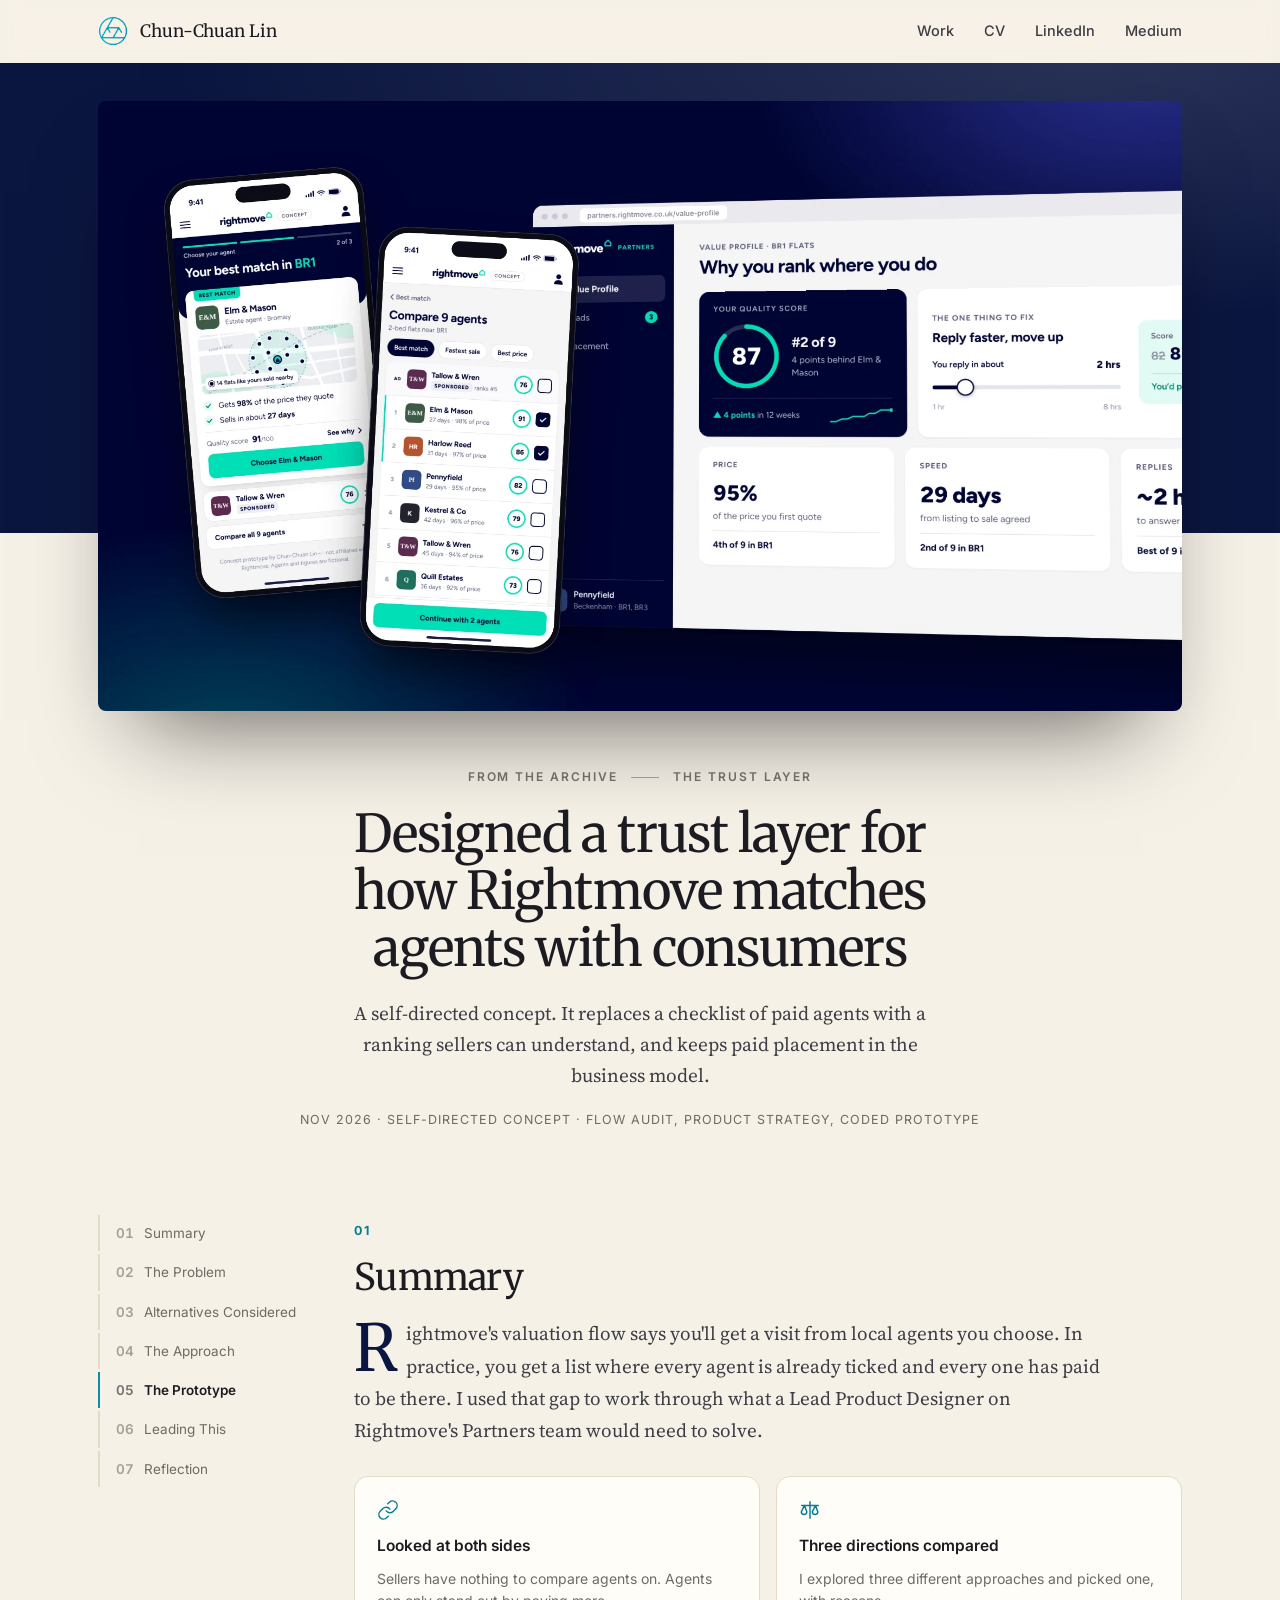
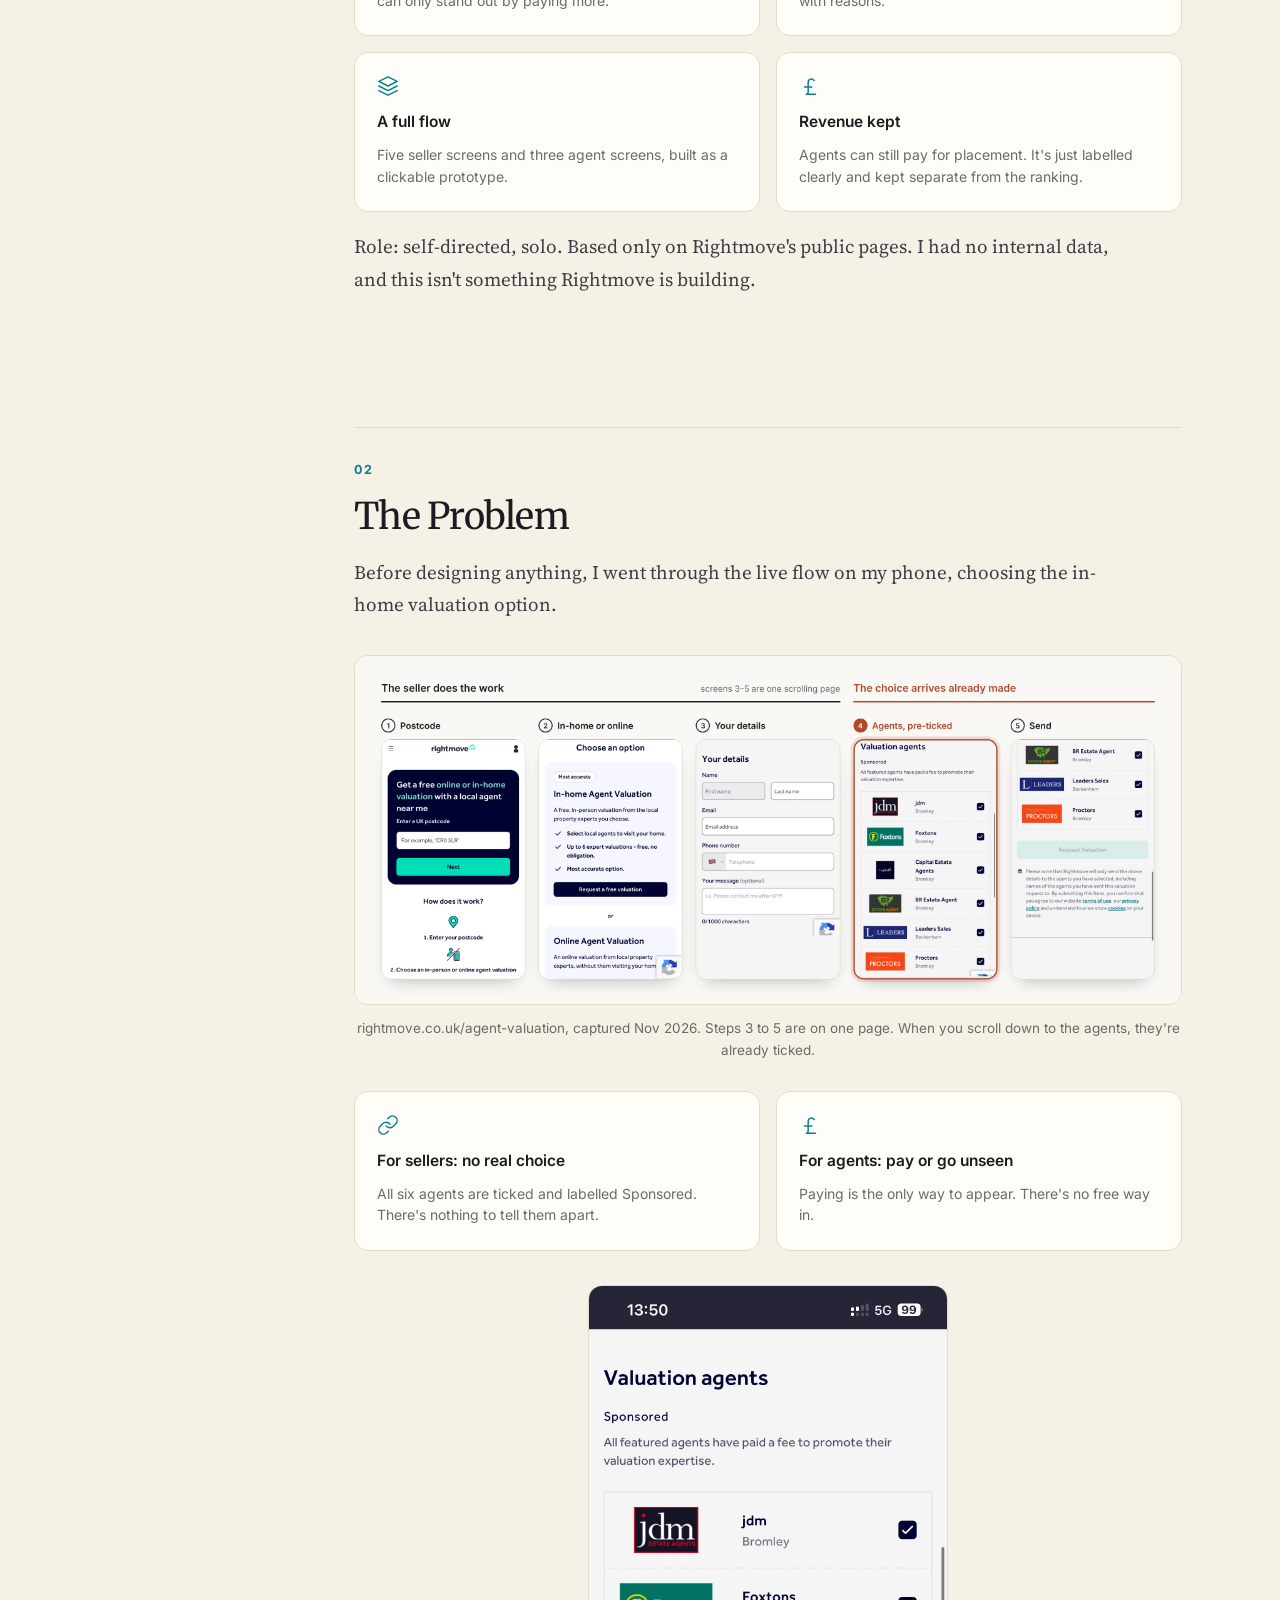
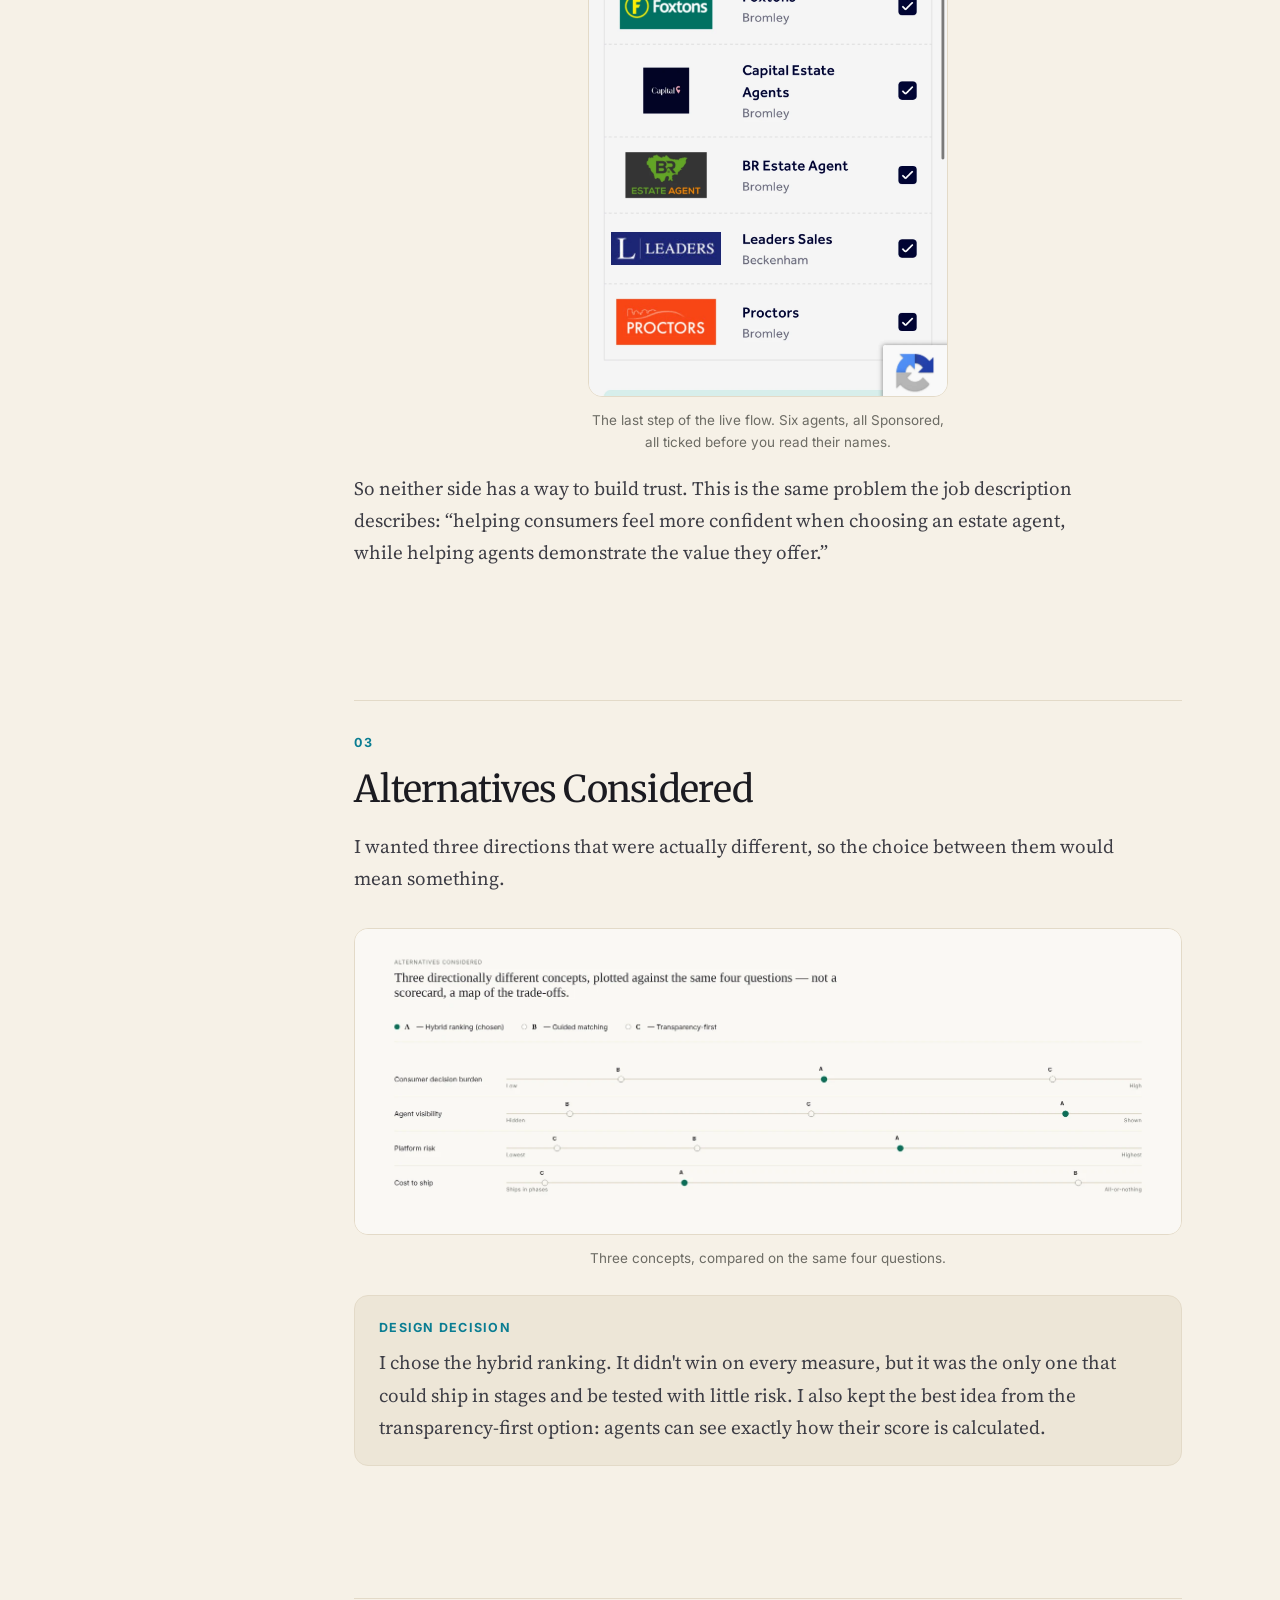
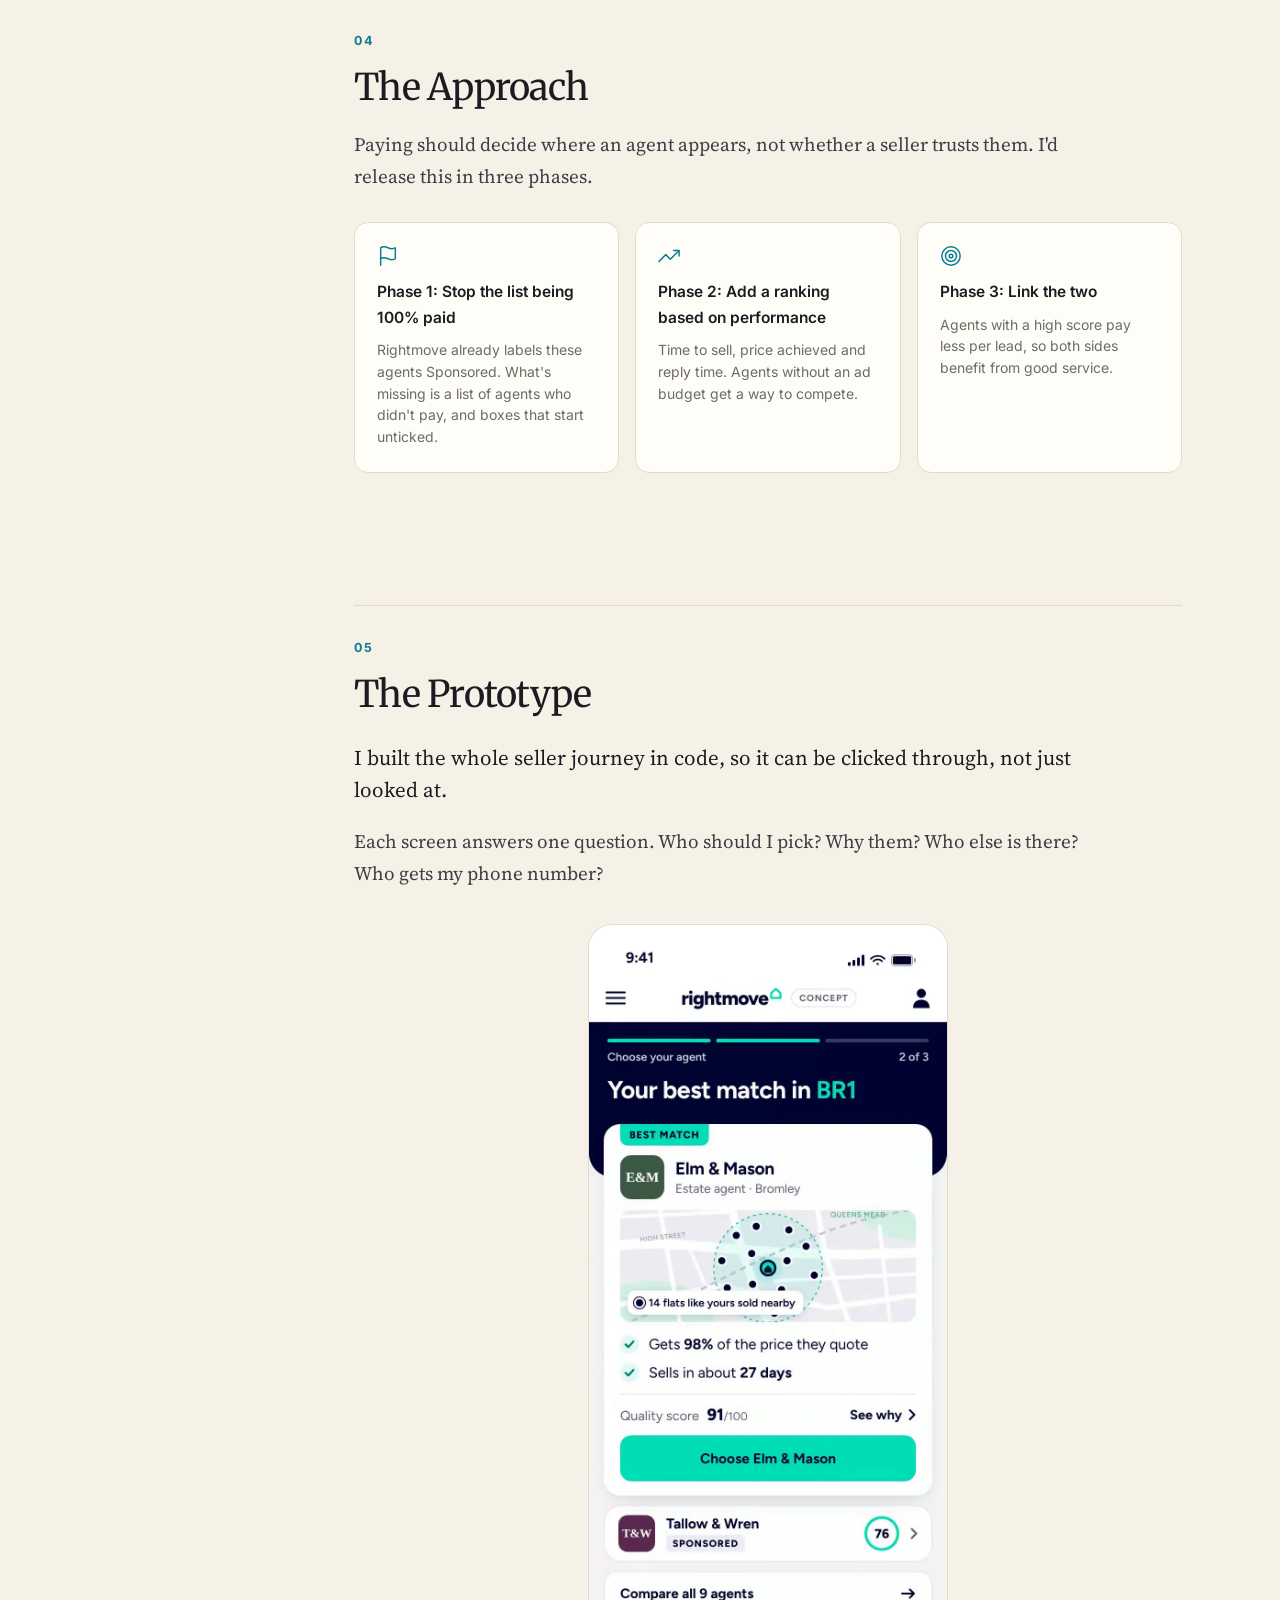
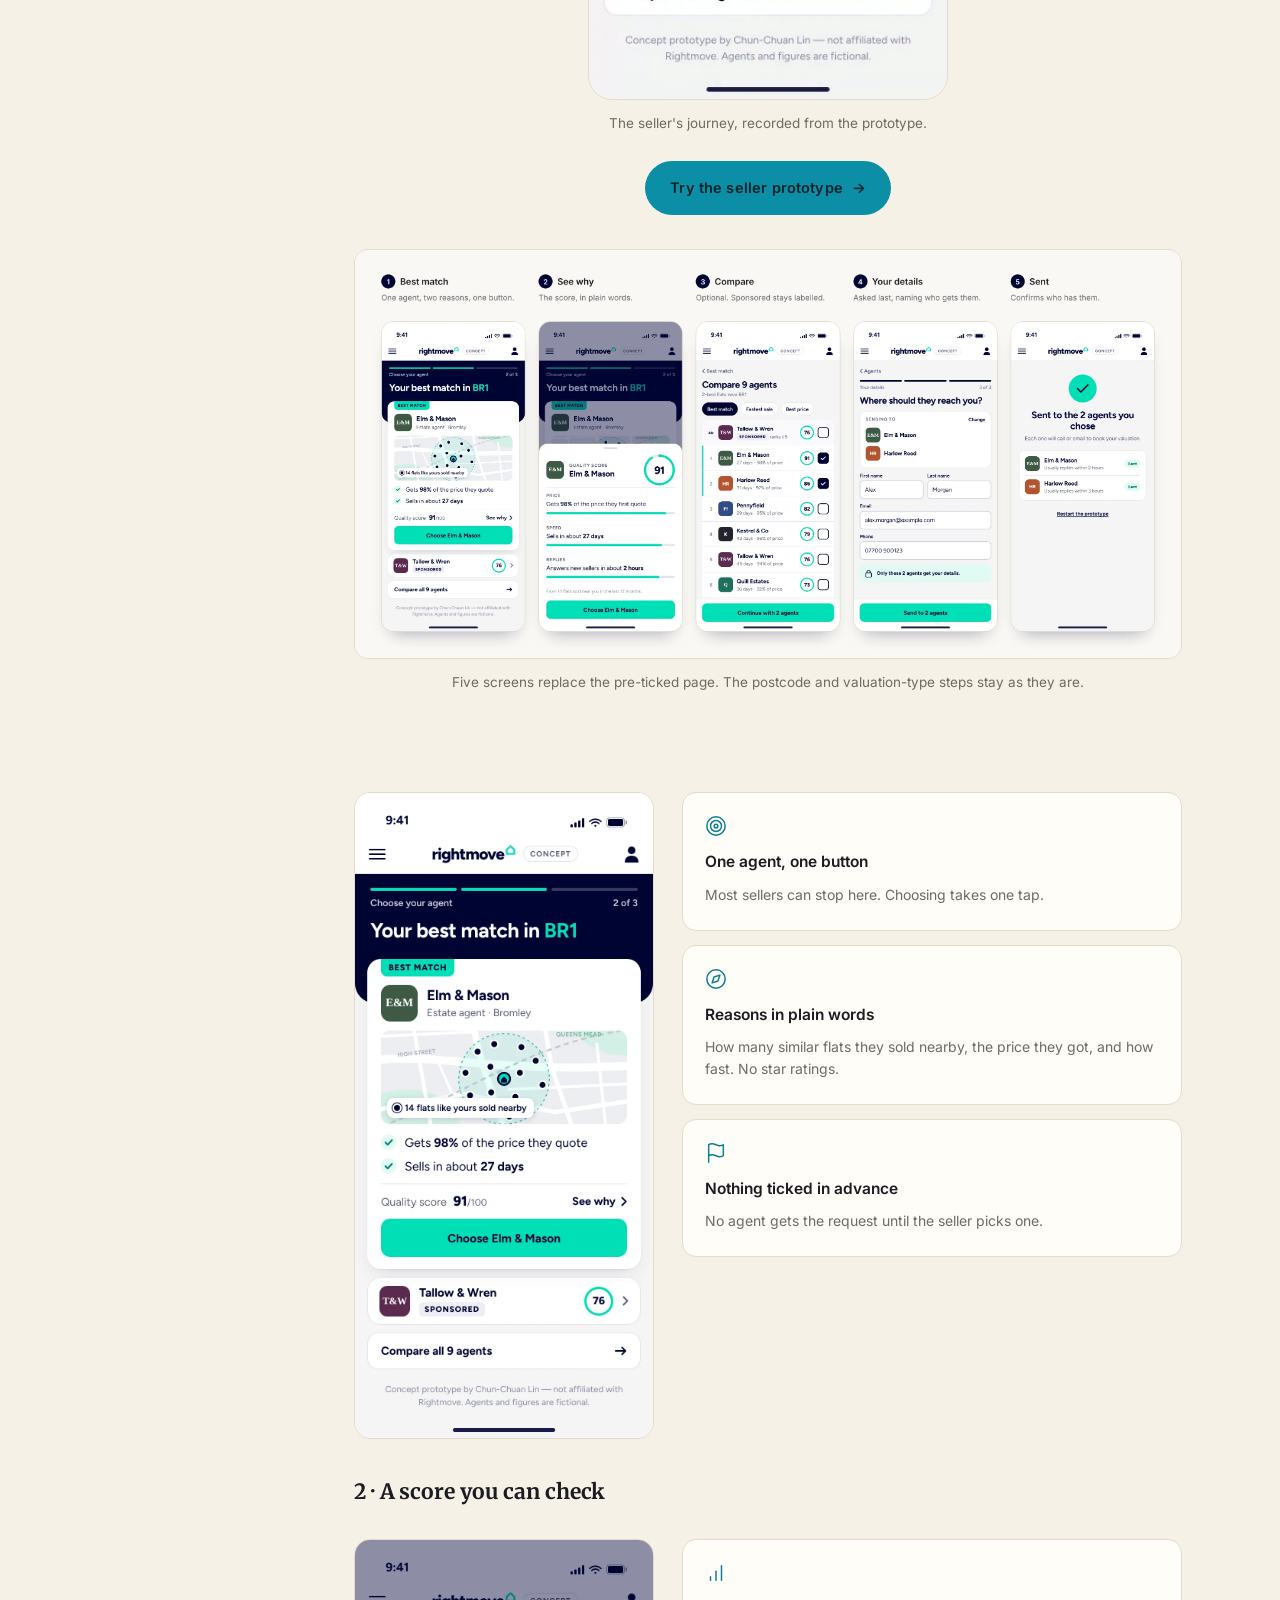
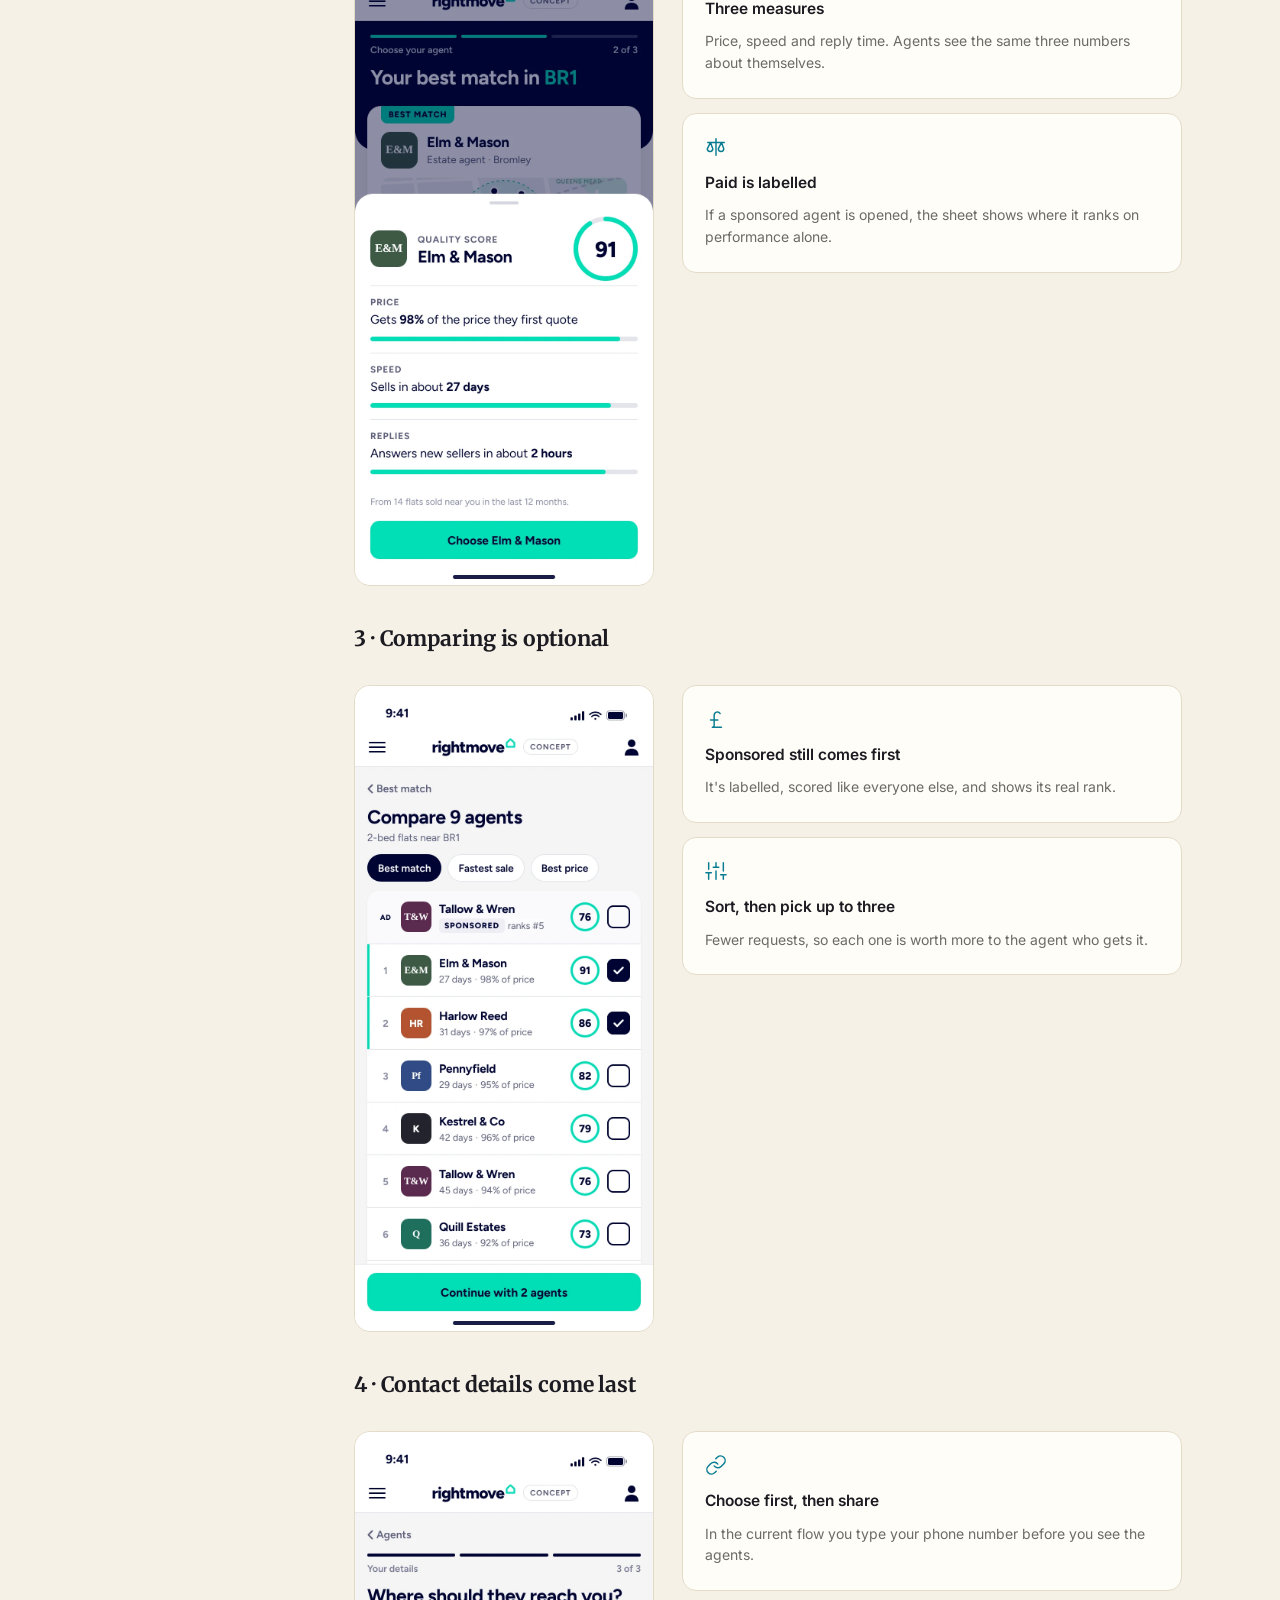
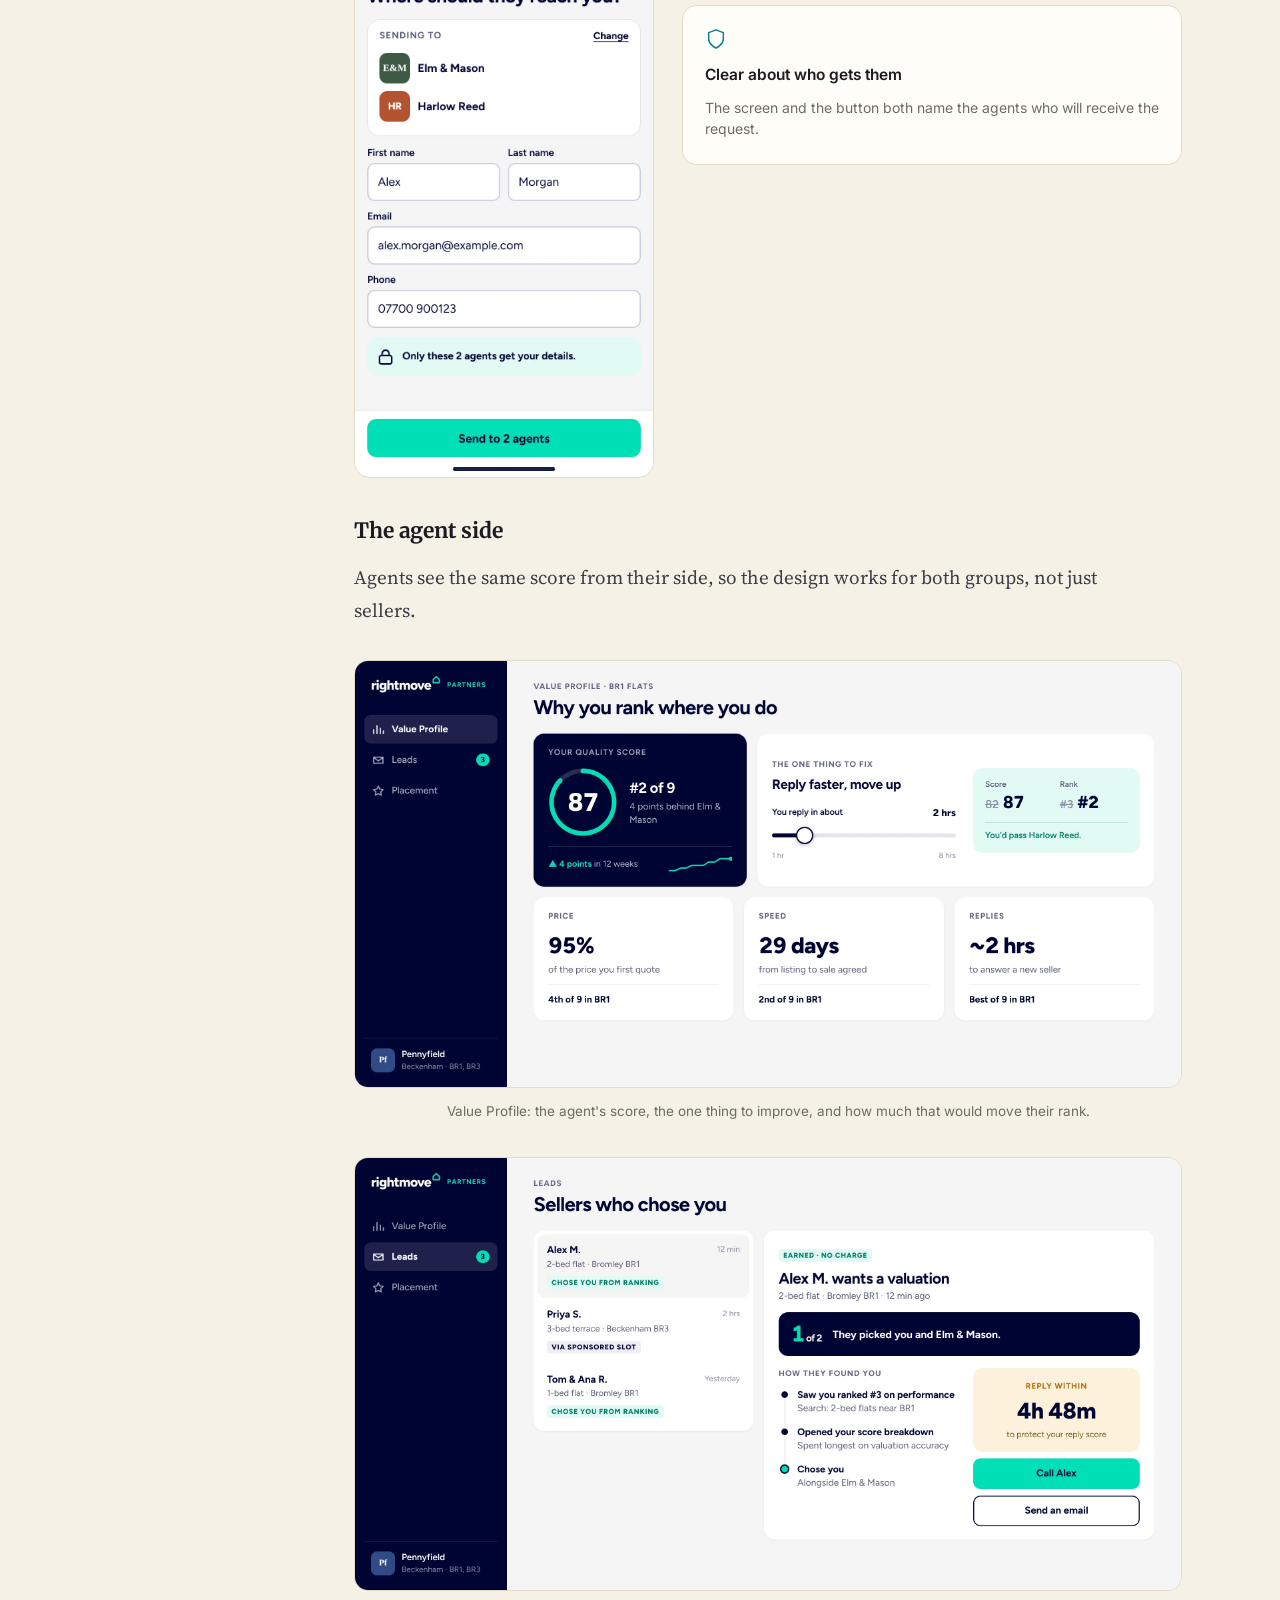
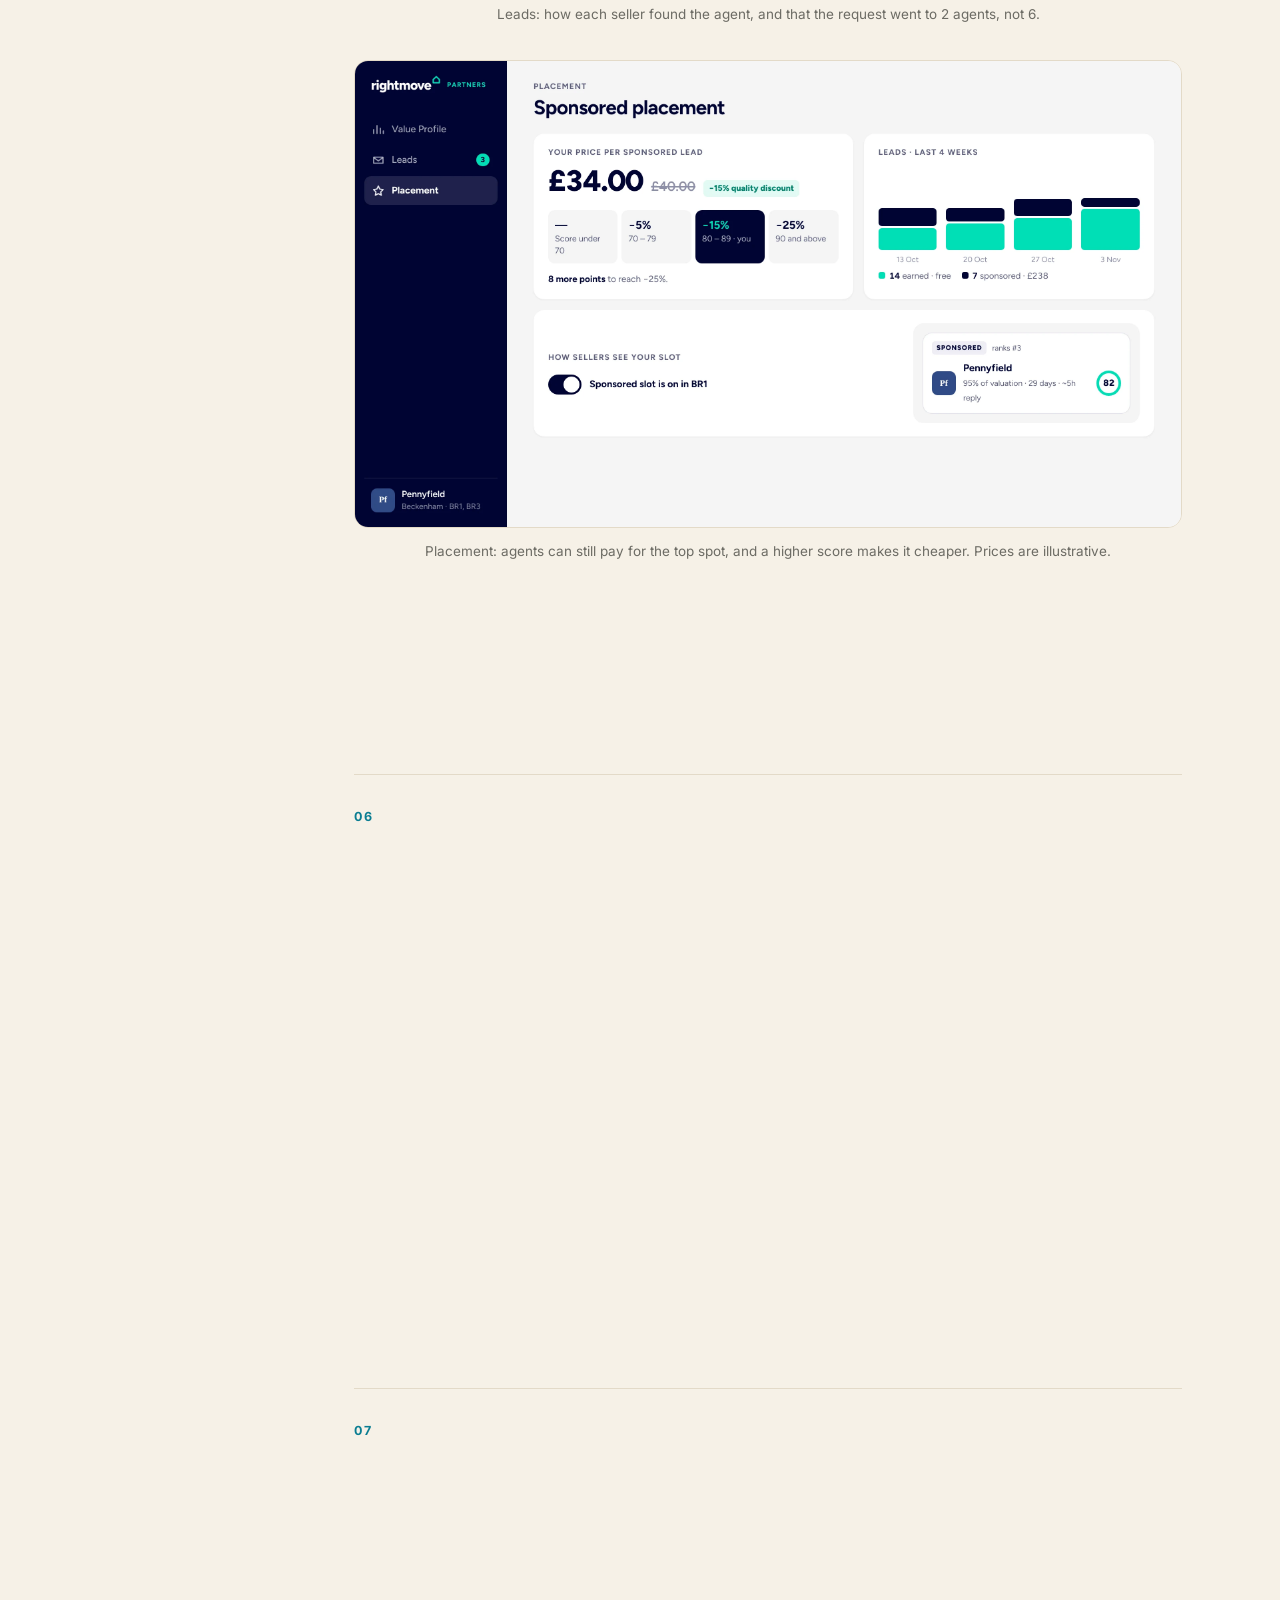
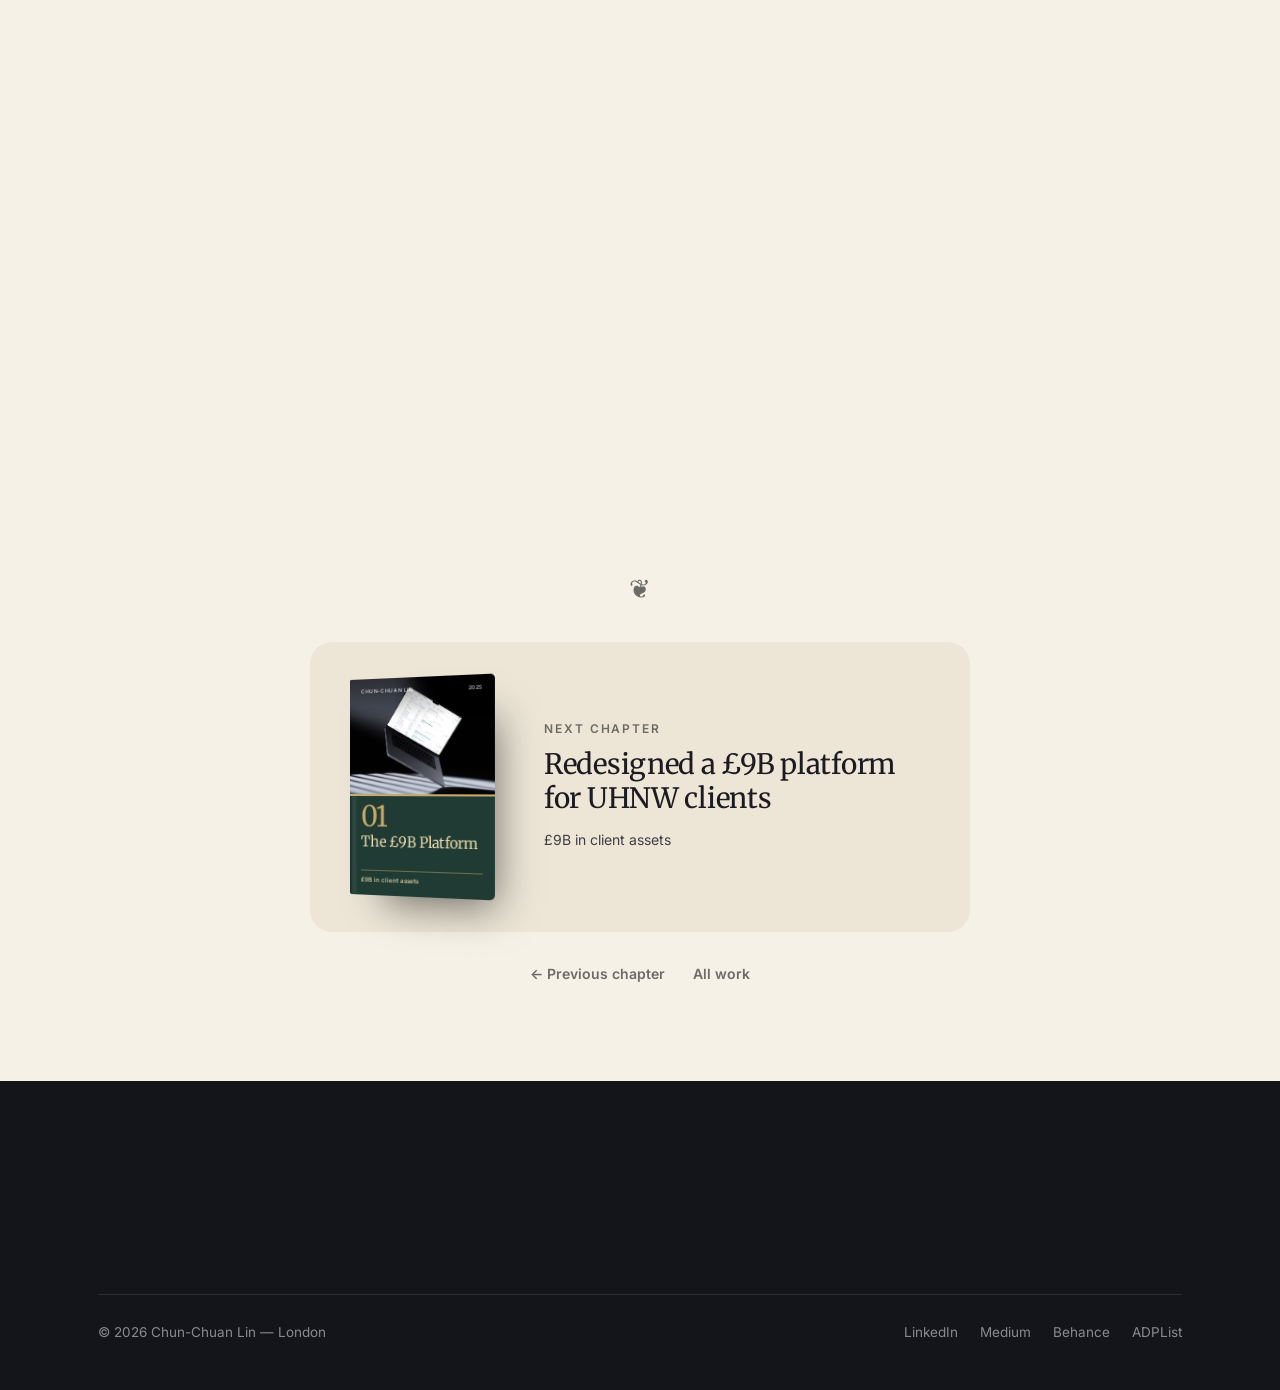
<file: work/rightmove-partners.html>
<!doctype html>
<html lang="en">
<head>
<meta charset="utf-8">
<meta name="viewport" content="width=device-width, initial-scale=1">
<title>Designed a trust layer for how Rightmove matches agents with consumers — Chun-Chuan Lin</title>
<meta name="description" content="A self-directed concept. It replaces a checklist of paid agents with a ranking sellers can understand, and keeps paid placement in the business model.">
<meta name="robots" content="noindex, nofollow">
<meta property="og:title" content="Designed a trust layer for how Rightmove matches agents with consumers — Chun-Chuan Lin">
<meta property="og:description" content="A self-directed concept. It replaces a checklist of paid agents with a ranking sellers can understand, and keeps paid placement in the business model.">
<meta property="og:type" content="website">
<meta property="og:image" content="https://chunchuanlin.design/assets/img/cs8-hero.webp">
<link rel="icon" type="image/png" href="../assets/img/YUZRlfmyi6MVquyru4w5qhSXo.png">
<link rel="apple-touch-icon" href="../assets/img/tBvzRdnmvt2RYUskQSvIiSIpaNc.png">
<link rel="preconnect" href="https://fonts.googleapis.com">
<link rel="preconnect" href="https://fonts.gstatic.com" crossorigin>
<link href="https://fonts.googleapis.com/css2?family=Merriweather:ital,wght@0,300;0,400;0,700;0,900;1,300;1,400;1,700;1,900&family=IBM+Plex+Mono:wght@400;500&family=Inter:wght@400;500;600;700&family=Source+Serif+4:ital,opsz,wght@0,8..60,400;0,8..60,600;1,8..60,400&family=Caveat:wght@500&display=swap" rel="stylesheet">
<link rel="stylesheet" href="../assets/css/style.css?v=5820707c">
<link rel="stylesheet" href="../assets/css/book.css?v=90f53a5d">
</head>
<body class="cs-page">

<a class="skip-link" href="#main-content">Skip to content</a>

<div class="scroll-progress" aria-hidden="true"><span></span></div>
<div class="cursor-dot" aria-hidden="true"></div>

<header class="nav" id="nav">
  <div class="nav-in">
    <a class="brand" href="../index.html">
      <img src="../assets/img/ZoILuZUUzq1dYKgV54Ge7Sz8FY.webp" alt="">
      <span>Chun-Chuan&nbsp;Lin</span>
    </a>
    <span class="nav-run">From the archive &middot; The Trust Layer</span>
    <button class="nav-toggle" aria-label="Menu" aria-expanded="false">
      <span class="bar"></span><span class="bar"></span><span class="bar"></span>
    </button>
    <nav class="nav-links">
      <a href="../index.html#work">Work</a>
      <a href="https://drive.google.com/file/d/1oNs0wJNy0Ehd9rT3fSROXO7B89IPfbKE/view?usp=sharing" target="_blank" rel="noopener">CV</a>
      <a href="https://www.linkedin.com/in/chun-chuan-lin/" target="_blank" rel="noopener">LinkedIn</a>
      <a href="https://chunchuanlin.medium.com/" target="_blank" rel="noopener">Medium</a>
    </nav>
  </div>
  <div class="nav-backdrop"></div>
</header>
<main id="main-content">

<article class="chapter" style="--bb:#0b1640;--bi:#eef3ff;--ba:#00deb6">
  <header class="ch-open">
    <div class="ch-band" aria-hidden="true"></div>
    <figure class="ch-plate hero-gate"><img src="../assets/img/cs8-hero.webp" alt=""></figure>
    <div class="ch-title">
      <p class="ch-num hero-gate"><span>From the archive</span><span>The Trust Layer</span></p>
      <h1 class="serif split hero-title"><span class="w">Designed</span> <span class="w">a</span> <span class="w">trust</span> <span class="w">layer</span> <span class="w">for</span> <span class="w">how</span> <span class="w">Rightmove</span> <span class="w">matches</span> <span class="w">agents</span> <span class="w">with</span> <span class="w">consumers</span></h1>
      <p class="sub hero-gate">A self-directed concept. It replaces a checklist of paid agents with a ranking sellers can understand, and keeps paid placement in the business model.</p>
      <p class="meta hero-gate">Nov 2026 · Self-directed concept · Flow audit, product strategy, coded prototype</p>
    </div>
  </header>

  <div class="cs-body">
    <aside class="toc"><nav aria-label="Sections"><ol><li><a href="#sec-summary-0">Summary</a></li><li><a href="#sec-the-problem-1">The Problem</a></li><li><a href="#sec-alternatives-considered-2">Alternatives Considered</a></li><li><a href="#sec-the-approach-3">The Approach</a></li><li><a href="#sec-the-prototype-4">The Prototype</a></li><li><a href="#sec-leading-this-5">Leading This</a></li><li><a href="#sec-reflection-6">Reflection</a></li></ol></nav></aside>
    <div class="cs-content">
      <section class="cs-section" id="sec-summary-0">
  <span class="num">01</span>
  <h2 class="divider serif split"><span class="w">Summary</span></h2>
  <p class="text reveal">Rightmove's valuation flow says you'll get a visit from local agents you choose. In practice, you get a list where every agent is already ticked and every one has paid to be there. I used that gap to work through what a Lead Product Designer on Rightmove's Partners team would need to solve.</p>
<div class="cards c4 reveal"><div class="mini"><svg class="mini-icon" viewBox="0 0 24 24" fill="none" stroke="currentColor" stroke-width="1.6" stroke-linecap="round" stroke-linejoin="round" aria-hidden="true"><path d="M10 13a5 5 0 0 0 7.54.54l3-3a5 5 0 0 0-7.07-7.07l-1.72 1.71"/><path d="M14 11a5 5 0 0 0-7.54-.54l-3 3a5 5 0 0 0 7.07 7.07l1.71-1.71"/></svg><b>Looked at both sides</b><span>Sellers have nothing to compare agents on. Agents can only stand out by paying more.</span></div><div class="mini"><svg class="mini-icon" viewBox="0 0 24 24" fill="none" stroke="currentColor" stroke-width="1.6" stroke-linecap="round" stroke-linejoin="round" aria-hidden="true"><path d="M12 3v18M3 7h18M6 7l-3.5 7a3 3 0 0 0 6 0zM18 7l-3.5 7a3 3 0 0 0 6 0z"/></svg><b>Three directions compared</b><span>I explored three different approaches and picked one, with reasons.</span></div><div class="mini"><svg class="mini-icon" viewBox="0 0 24 24" fill="none" stroke="currentColor" stroke-width="1.6" stroke-linecap="round" stroke-linejoin="round" aria-hidden="true"><polygon points="12 2 2 7 12 12 22 7 12 2"/><polyline points="2 17 12 22 22 17"/><polyline points="2 12 12 17 22 12"/></svg><b>A full flow</b><span>Five seller screens and three agent screens, built as a clickable prototype.</span></div><div class="mini"><svg class="mini-icon" viewBox="0 0 24 24" fill="none" stroke="currentColor" stroke-width="1.6" stroke-linecap="round" stroke-linejoin="round" aria-hidden="true"><path d="M9 21h9M8 21c1.5 0 2-1 2-2.5V8a3.5 3.5 0 0 1 6.5-1.9M6 13h8"/></svg><b>Revenue kept</b><span>Agents can still pay for placement. It's just labelled clearly and kept separate from the ranking.</span></div></div>
<p class="text reveal">Role: self-directed, solo. Based only on Rightmove's public pages. I had no internal data, and this isn't something Rightmove is building.</p>
</section>
<section class="cs-section" id="sec-the-problem-1">
  <span class="num">02</span>
  <h2 class="divider serif split"><span class="w">The</span> <span class="w">Problem</span></h2>
  <p class="text reveal">Before designing anything, I went through the live flow on my phone, choosing the in-home valuation option.</p>
<figure class="reveal full"><img src="../assets/img/cs8-today-flow.webp" alt="" loading="lazy"><figcaption>rightmove.co.uk/agent-valuation, captured Nov 2026. Steps 3 to 5 are on one page. When you scroll down to the agents, they're already ticked.</figcaption></figure>
<div class="cards c2 reveal"><div class="mini"><svg class="mini-icon" viewBox="0 0 24 24" fill="none" stroke="currentColor" stroke-width="1.6" stroke-linecap="round" stroke-linejoin="round" aria-hidden="true"><path d="M10 13a5 5 0 0 0 7.54.54l3-3a5 5 0 0 0-7.07-7.07l-1.72 1.71"/><path d="M14 11a5 5 0 0 0-7.54-.54l-3 3a5 5 0 0 0 7.07 7.07l1.71-1.71"/></svg><b>For sellers: no real choice</b><span>All six agents are ticked and labelled Sponsored. There's nothing to tell them apart.</span></div><div class="mini"><svg class="mini-icon" viewBox="0 0 24 24" fill="none" stroke="currentColor" stroke-width="1.6" stroke-linecap="round" stroke-linejoin="round" aria-hidden="true"><path d="M9 21h9M8 21c1.5 0 2-1 2-2.5V8a3.5 3.5 0 0 1 6.5-1.9M6 13h8"/></svg><b>For agents: pay or go unseen</b><span>Paying is the only way to appear. There's no free way in.</span></div></div>
<figure class="reveal full portrait"><img src="../assets/img/cs8-real-checklist.webp" alt="" loading="lazy"><figcaption>The last step of the live flow. Six agents, all Sponsored, all ticked before you read their names.</figcaption></figure>
<p class="text reveal">So neither side has a way to build trust. This is the same problem the job description describes: “helping consumers feel more confident when choosing an estate agent, while helping agents demonstrate the value they offer.”</p>
</section>
<section class="cs-section" id="sec-alternatives-considered-2">
  <span class="num">03</span>
  <h2 class="divider serif split"><span class="w">Alternatives</span> <span class="w">Considered</span></h2>
  <p class="text reveal">I wanted three directions that were actually different, so the choice between them would mean something.</p>
<figure class="reveal full"><img src="../assets/img/cs8-tradeoff.webp" alt="" loading="lazy"><figcaption>Three concepts, compared on the same four questions.</figcaption></figure>
<div class="dd reveal"><b>Design decision</b><p>I chose the hybrid ranking. It didn't win on every measure, but it was the only one that could ship in stages and be tested with little risk. I also kept the best idea from the transparency-first option: agents can see exactly how their score is calculated.</p></div>
</section>
<section class="cs-section" id="sec-the-approach-3">
  <span class="num">04</span>
  <h2 class="divider serif split"><span class="w">The</span> <span class="w">Approach</span></h2>
  <p class="text reveal">Paying should decide where an agent appears, not whether a seller trusts them. I'd release this in three phases.</p>
<div class="cards  reveal"><div class="mini"><svg class="mini-icon" viewBox="0 0 24 24" fill="none" stroke="currentColor" stroke-width="1.6" stroke-linecap="round" stroke-linejoin="round" aria-hidden="true"><path d="M4 15s1-1 4-1 5 2 8 2 4-1 4-1V3s-1 1-4 1-5-2-8-2-4 1-4 1z"/><line x1="4" y1="22" x2="4" y2="15"/></svg><b>Phase 1: Stop the list being 100% paid</b><span>Rightmove already labels these agents Sponsored. What's missing is a list of agents who didn't pay, and boxes that start unticked.</span></div><div class="mini"><svg class="mini-icon" viewBox="0 0 24 24" fill="none" stroke="currentColor" stroke-width="1.6" stroke-linecap="round" stroke-linejoin="round" aria-hidden="true"><polyline points="23 6 13.5 15.5 8.5 10.5 1 18"/><polyline points="17 6 23 6 23 12"/></svg><b>Phase 2: Add a ranking based on performance</b><span>Time to sell, price achieved and reply time. Agents without an ad budget get a way to compete.</span></div><div class="mini"><svg class="mini-icon" viewBox="0 0 24 24" fill="none" stroke="currentColor" stroke-width="1.6" stroke-linecap="round" stroke-linejoin="round" aria-hidden="true"><circle cx="12" cy="12" r="10"/><circle cx="12" cy="12" r="6"/><circle cx="12" cy="12" r="2"/></svg><b>Phase 3: Link the two</b><span>Agents with a high score pay less per lead, so both sides benefit from good service.</span></div></div>
</section>
<section class="cs-section" id="sec-the-prototype-4">
  <span class="num">05</span>
  <h2 class="divider serif split"><span class="w">The</span> <span class="w">Prototype</span></h2>
  <p class="lead reveal">I built the whole seller journey in code, so it can be clicked through, not just looked at.</p>
<p class="text reveal">Each screen answers one question. Who should I pick? Why them? Who else is there? Who gets my phone number?</p>
<figure class="reveal full portrait">
          <video src="../assets/video/cs8-flow.mp4" autoplay muted loop playsinline preload="metadata" poster="../assets/img/cs8-flow-poster.webp"></video>
          <figcaption>The seller's journey, recorded from the prototype.</figcaption>
        </figure>
<p class="cta-row reveal"><a class="btn btn-solid" href="../prototype/rightmove/" target="_blank" rel="noopener">Try the seller prototype <span class="arrow">→</span></a></p>
<figure class="reveal full"><img src="../assets/img/cs8-flow.webp" alt="" loading="lazy"><figcaption>Five screens replace the pre-ticked page. The postcode and valuation-type steps stay as they are.</figcaption></figure>
<h3 class="sub serif reveal">1 · One recommendation instead of a checklist</h3>
<div class="screen-compare full reveal">
        <img src="../assets/img/cs8-s1-match.webp" alt="" loading="lazy">
        <div class="callouts"><div class="mini"><svg class="mini-icon" viewBox="0 0 24 24" fill="none" stroke="currentColor" stroke-width="1.6" stroke-linecap="round" stroke-linejoin="round" aria-hidden="true"><circle cx="12" cy="12" r="10"/><circle cx="12" cy="12" r="6"/><circle cx="12" cy="12" r="2"/></svg><b>One agent, one button</b><span>Most sellers can stop here. Choosing takes one tap.</span></div><div class="mini"><svg class="mini-icon" viewBox="0 0 24 24" fill="none" stroke="currentColor" stroke-width="1.6" stroke-linecap="round" stroke-linejoin="round" aria-hidden="true"><circle cx="12" cy="12" r="10"/><polygon points="16.24 7.76 14.12 14.12 7.76 16.24 9.88 9.88 16.24 7.76"/></svg><b>Reasons in plain words</b><span>How many similar flats they sold nearby, the price they got, and how fast. No star ratings.</span></div><div class="mini"><svg class="mini-icon" viewBox="0 0 24 24" fill="none" stroke="currentColor" stroke-width="1.6" stroke-linecap="round" stroke-linejoin="round" aria-hidden="true"><path d="M4 15s1-1 4-1 5 2 8 2 4-1 4-1V3s-1 1-4 1-5-2-8-2-4 1-4 1z"/><line x1="4" y1="22" x2="4" y2="15"/></svg><b>Nothing ticked in advance</b><span>No agent gets the request until the seller picks one.</span></div></div>
      </div>
<h3 class="sub serif reveal">2 · A score you can check</h3>
<div class="screen-compare full reveal">
        <img src="../assets/img/cs8-s2-why.webp" alt="" loading="lazy">
        <div class="callouts"><div class="mini"><svg class="mini-icon" viewBox="0 0 24 24" fill="none" stroke="currentColor" stroke-width="1.6" stroke-linecap="round" stroke-linejoin="round" aria-hidden="true"><line x1="12" y1="20" x2="12" y2="10"/><line x1="18" y1="20" x2="18" y2="4"/><line x1="6" y1="20" x2="6" y2="16"/></svg><b>Three measures</b><span>Price, speed and reply time. Agents see the same three numbers about themselves.</span></div><div class="mini"><svg class="mini-icon" viewBox="0 0 24 24" fill="none" stroke="currentColor" stroke-width="1.6" stroke-linecap="round" stroke-linejoin="round" aria-hidden="true"><path d="M12 3v18M3 7h18M6 7l-3.5 7a3 3 0 0 0 6 0zM18 7l-3.5 7a3 3 0 0 0 6 0z"/></svg><b>Paid is labelled</b><span>If a sponsored agent is opened, the sheet shows where it ranks on performance alone.</span></div></div>
      </div>
<h3 class="sub serif reveal">3 · Comparing is optional</h3>
<div class="screen-compare full reveal">
        <img src="../assets/img/cs8-s3-compare.webp" alt="" loading="lazy">
        <div class="callouts"><div class="mini"><svg class="mini-icon" viewBox="0 0 24 24" fill="none" stroke="currentColor" stroke-width="1.6" stroke-linecap="round" stroke-linejoin="round" aria-hidden="true"><path d="M9 21h9M8 21c1.5 0 2-1 2-2.5V8a3.5 3.5 0 0 1 6.5-1.9M6 13h8"/></svg><b>Sponsored still comes first</b><span>It's labelled, scored like everyone else, and shows its real rank.</span></div><div class="mini"><svg class="mini-icon" viewBox="0 0 24 24" fill="none" stroke="currentColor" stroke-width="1.6" stroke-linecap="round" stroke-linejoin="round" aria-hidden="true"><line x1="4" y1="21" x2="4" y2="14"/><line x1="4" y1="10" x2="4" y2="3"/><line x1="12" y1="21" x2="12" y2="12"/><line x1="12" y1="8" x2="12" y2="3"/><line x1="20" y1="21" x2="20" y2="16"/><line x1="20" y1="12" x2="20" y2="3"/><line x1="1" y1="14" x2="7" y2="14"/><line x1="9" y1="8" x2="15" y2="8"/><line x1="17" y1="16" x2="23" y2="16"/></svg><b>Sort, then pick up to three</b><span>Fewer requests, so each one is worth more to the agent who gets it.</span></div></div>
      </div>
<h3 class="sub serif reveal">4 · Contact details come last</h3>
<div class="screen-compare full reveal">
        <img src="../assets/img/cs8-s4-details.webp" alt="" loading="lazy">
        <div class="callouts"><div class="mini"><svg class="mini-icon" viewBox="0 0 24 24" fill="none" stroke="currentColor" stroke-width="1.6" stroke-linecap="round" stroke-linejoin="round" aria-hidden="true"><path d="M10 13a5 5 0 0 0 7.54.54l3-3a5 5 0 0 0-7.07-7.07l-1.72 1.71"/><path d="M14 11a5 5 0 0 0-7.54-.54l-3 3a5 5 0 0 0 7.07 7.07l1.71-1.71"/></svg><b>Choose first, then share</b><span>In the current flow you type your phone number before you see the agents.</span></div><div class="mini"><svg class="mini-icon" viewBox="0 0 24 24" fill="none" stroke="currentColor" stroke-width="1.6" stroke-linecap="round" stroke-linejoin="round" aria-hidden="true"><path d="M12 22s8-4 8-10V5l-8-3-8 3v7c0 6 8 10 8 10z"/></svg><b>Clear about who gets them</b><span>The screen and the button both name the agents who will receive the request.</span></div></div>
      </div>
<h3 class="sub serif reveal">The agent side</h3>
<p class="text reveal">Agents see the same score from their side, so the design works for both groups, not just sellers.</p>
<figure class="reveal full"><img src="../assets/img/cs8-a1-profile.webp" alt="" loading="lazy"><figcaption>Value Profile: the agent's score, the one thing to improve, and how much that would move their rank.</figcaption></figure>
<figure class="reveal full"><img src="../assets/img/cs8-a2-leads.webp" alt="" loading="lazy"><figcaption>Leads: how each seller found the agent, and that the request went to 2 agents, not 6.</figcaption></figure>
<figure class="reveal full"><img src="../assets/img/cs8-a3-placement.webp" alt="" loading="lazy"><figcaption>Placement: agents can still pay for the top spot, and a higher score makes it cheaper. Prices are illustrative.</figcaption></figure>
<p class="cta-row reveal"><a class="btn btn-solid" href="../prototype/rightmove/agent.html" target="_blank" rel="noopener">Open the agent prototype <span class="arrow">→</span></a></p>
</section>
<section class="cs-section" id="sec-leading-this-5">
  <span class="num">06</span>
  <h2 class="divider serif split"><span class="w">Leading</span> <span class="w">This</span></h2>
  <p class="text reveal">Before anyone built this, I'd raise these points with the team:</p>
<div class="cards  reveal"><div class="mini"><svg class="mini-icon" viewBox="0 0 24 24" fill="none" stroke="currentColor" stroke-width="1.6" stroke-linecap="round" stroke-linejoin="round" aria-hidden="true"><circle cx="12" cy="12" r="10"/><polygon points="16.24 7.76 14.12 14.12 7.76 16.24 9.88 9.88 16.24 7.76"/></svg><b>With Research &amp; Data</b><span>Rewarding accurate valuations could push agents to quote low on purpose. A score based on past sales also makes it harder for new, small agents, who are the ones this is meant to help.</span></div><div class="mini"><svg class="mini-icon" viewBox="0 0 24 24" fill="none" stroke="currentColor" stroke-width="1.6" stroke-linecap="round" stroke-linejoin="round" aria-hidden="true"><path d="M12 3v18M3 7h18M6 7l-3.5 7a3 3 0 0 0 6 0zM18 7l-3.5 7a3 3 0 0 0 6 0z"/></svg><b>With Commercial &amp; Legal</b><span>If sellers contact 2 agents instead of 6, each paying agent gets fewer leads. Whether a chosen lead is worth more needs testing with Revenue. Ranking agents also means Rightmove is recommending them, which has legal implications.</span></div><div class="mini"><svg class="mini-icon" viewBox="0 0 24 24" fill="none" stroke="currentColor" stroke-width="1.6" stroke-linecap="round" stroke-linejoin="round" aria-hidden="true"><circle cx="12" cy="12" r="10"/><circle cx="12" cy="12" r="6"/><circle cx="12" cy="12" r="2"/></svg><b>A decision I'd defend</b><span>I didn't design a Yelp-style comparison page. This flow exists to generate leads, so it shows one recommendation first and keeps comparison optional.</span></div></div>
</section>
<section class="cs-section" id="sec-reflection-6">
  <span class="num">07</span>
  <h2 class="divider serif split"><span class="w">Reflection</span></h2>
  <p class="text reveal">This is a concept and hasn't been tested. The problem is real, but no seller or agent has used the solution yet.</p>
<ul class="bullets reveal"><li>Test the prototype with sellers against the current flow, and measure how many finish</li><li>Check the score against real agent results before using it to rank anyone</li><li>Review the pricing model with the team responsible for Premium Listings</li><li>See whether agents start gaming the score once it affects their ranking</li></ul>
<h3 class="sub serif reveal">Why it's in my portfolio</h3>
<p class="text reveal">My other case studies show work I shipped with real teams. This one shows how I approach a problem from the outside: understand it properly, explore real options, choose one, and be honest about the risks.</p>
</section>
    </div>
  </div>

  <footer class="ch-end">
    <p class="ch-fin" aria-hidden="true">&#10086;</p>
    <a class="ch-next" href="provider-redesign.html" style="--h:300px;--w:210px;--bb:#1f3b33;--bi:#ead9ae;--ba:#c9a868">
      <span class="ch-next-book"><span class="cover"><span class="cv cv--band"><span class="cv-top"><span>Chun-Chuan Lin</span><span>2025</span></span><span class="cv-pic"><img src="../assets/img/VFbImBTynQh7F0MmkZp4YDalEAE.webp" alt="" loading="lazy" style="object-position:40% 50%"></span><span class="cv-words"><span class="cv-num">01</span><span class="cv-title">The £9B Platform</span><span class="cv-rule"></span><span class="cv-out">£9B in client assets</span></span></span></span></span>
      <span class="ch-next-txt">
        <span class="dir">Next chapter</span>
        <span class="serif t">Redesigned a £9B platform for UHNW clients</span>
        <span class="o">£9B in client assets</span>
      </span>
    </a>
    <p class="ch-links"><a href="trip-memories.html">&larr; Previous chapter</a><a href="../index.html#work">All work</a></p>
  </footer>
</article>
</main>
<footer class="foot" id="contact">
  <div class="foot-in">
    <h2 class="serif reveal">Let&rsquo;s make something clear.</h2>
    <a class="mail reveal" href="mailto:designlcc@gmail.com">designlcc@gmail.com</a>
    <div class="row">
      <span>&copy; 2026 Chun-Chuan Lin — London</span>
      <span class="socials">
        <a href="https://www.linkedin.com/in/chun-chuan-lin/" target="_blank" rel="noopener">LinkedIn</a>
        <a href="https://chunchuanlin.medium.com/" target="_blank" rel="noopener">Medium</a>
        <a href="https://www.behance.net/designlcc" target="_blank" rel="noopener">Behance</a>
        <a href="https://adplist.org/mentors/chun-chuan-lin" target="_blank" rel="noopener">ADPList</a>
      </span>
    </div>
  </div>
</footer>



<script src="../assets/js/main.js?v=11b02167" defer></script>

</body>
</html>
</file>
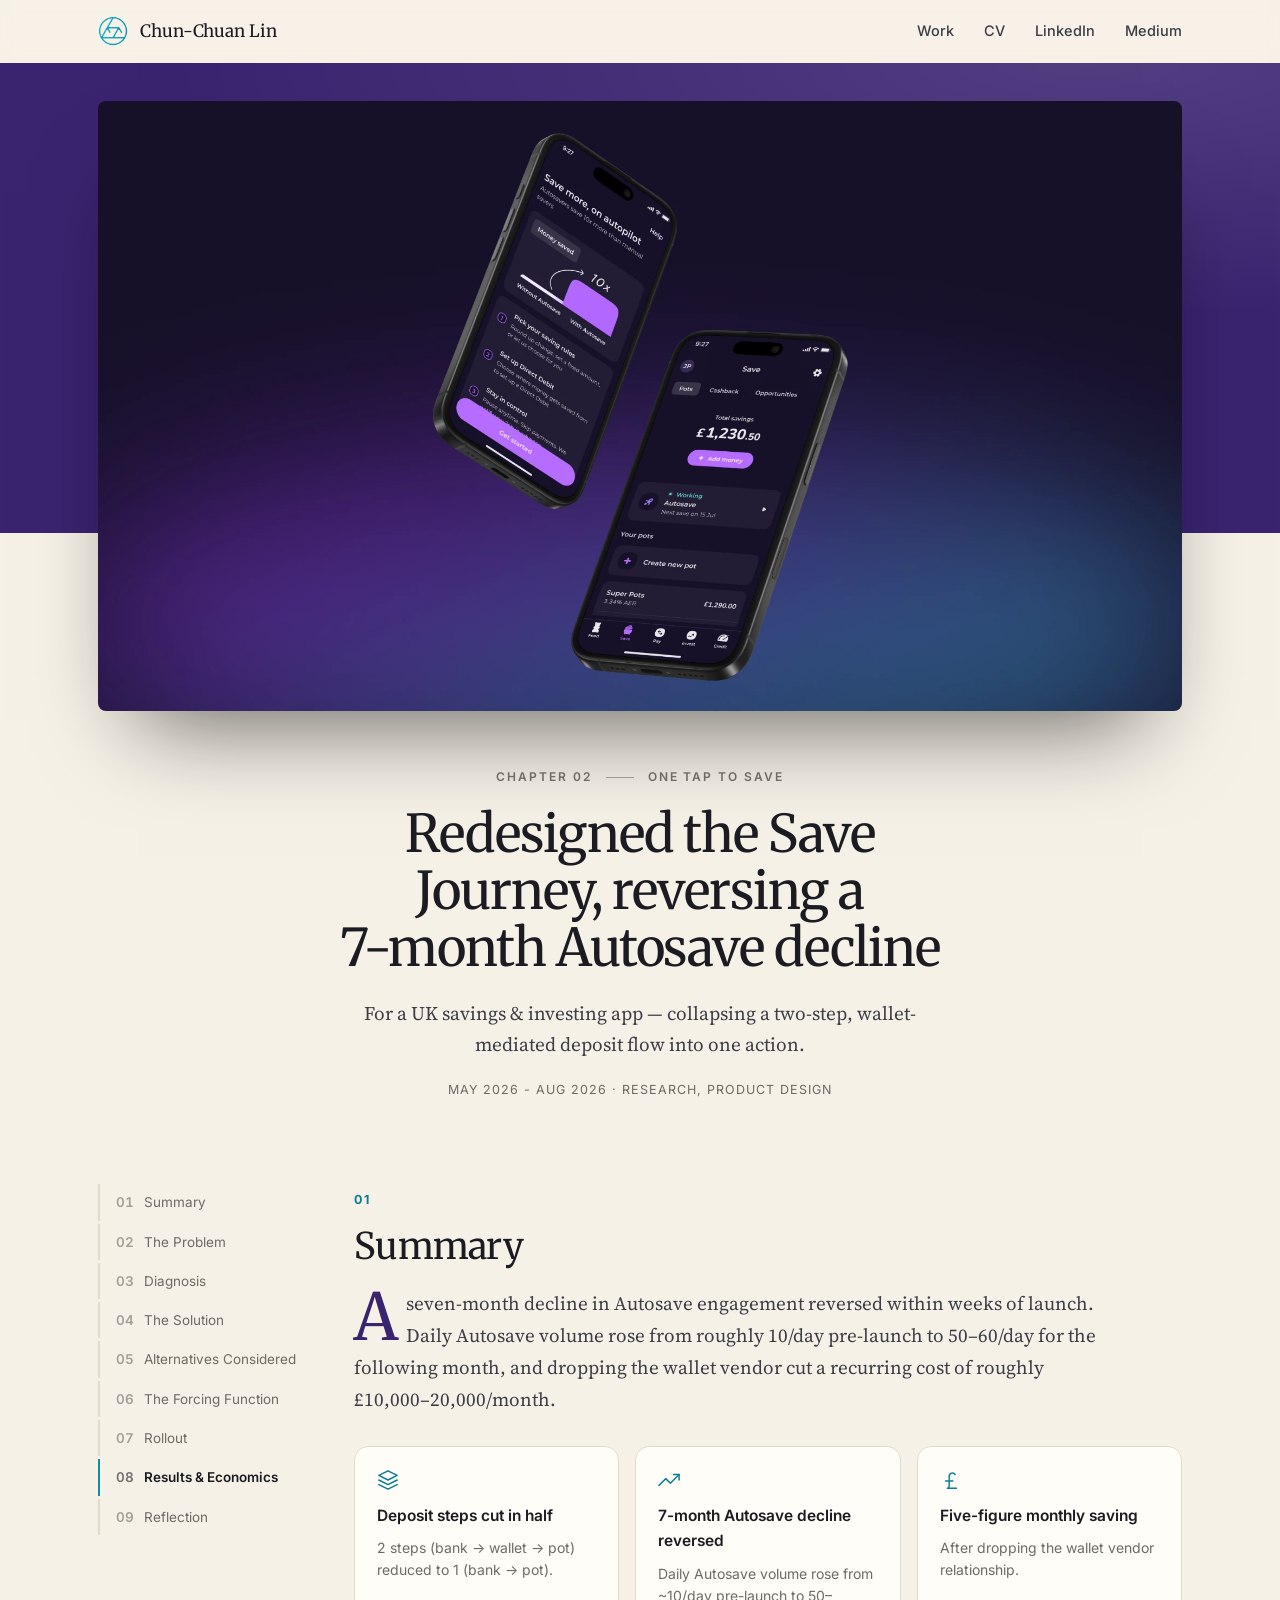
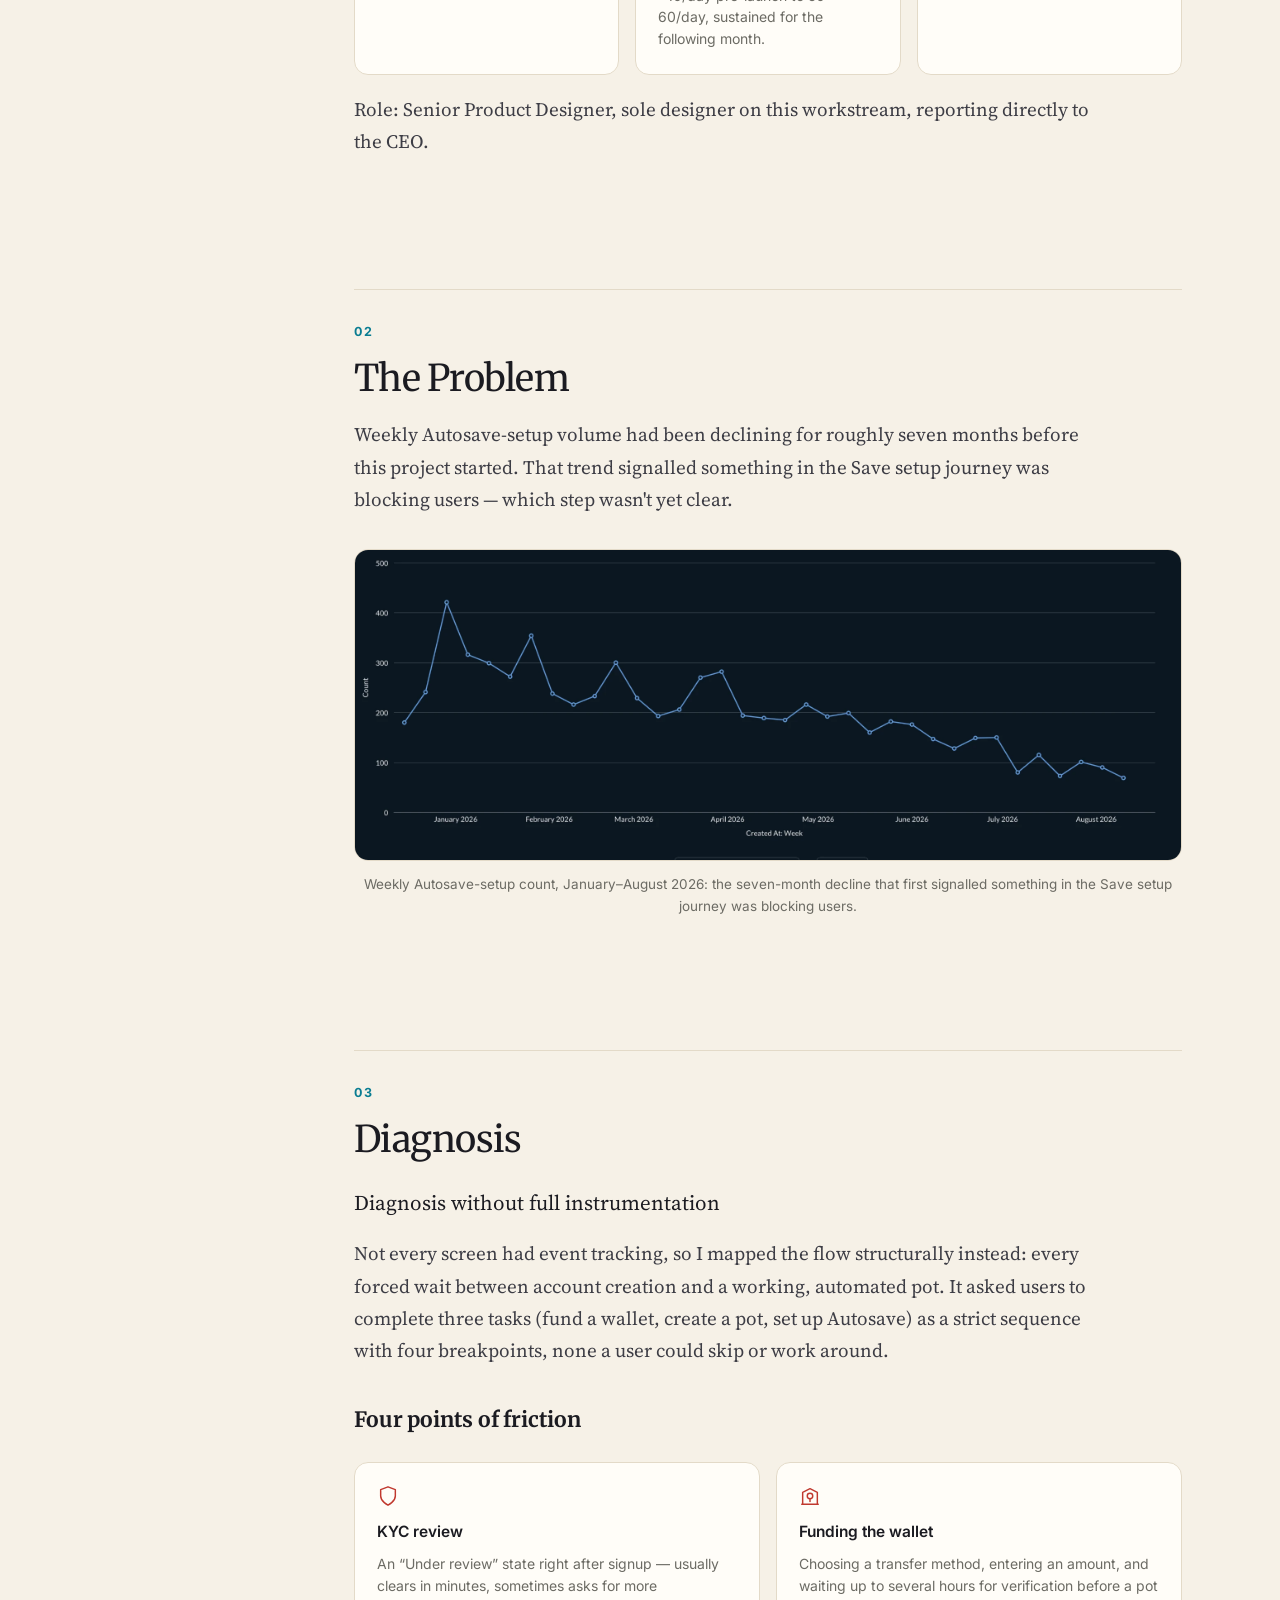
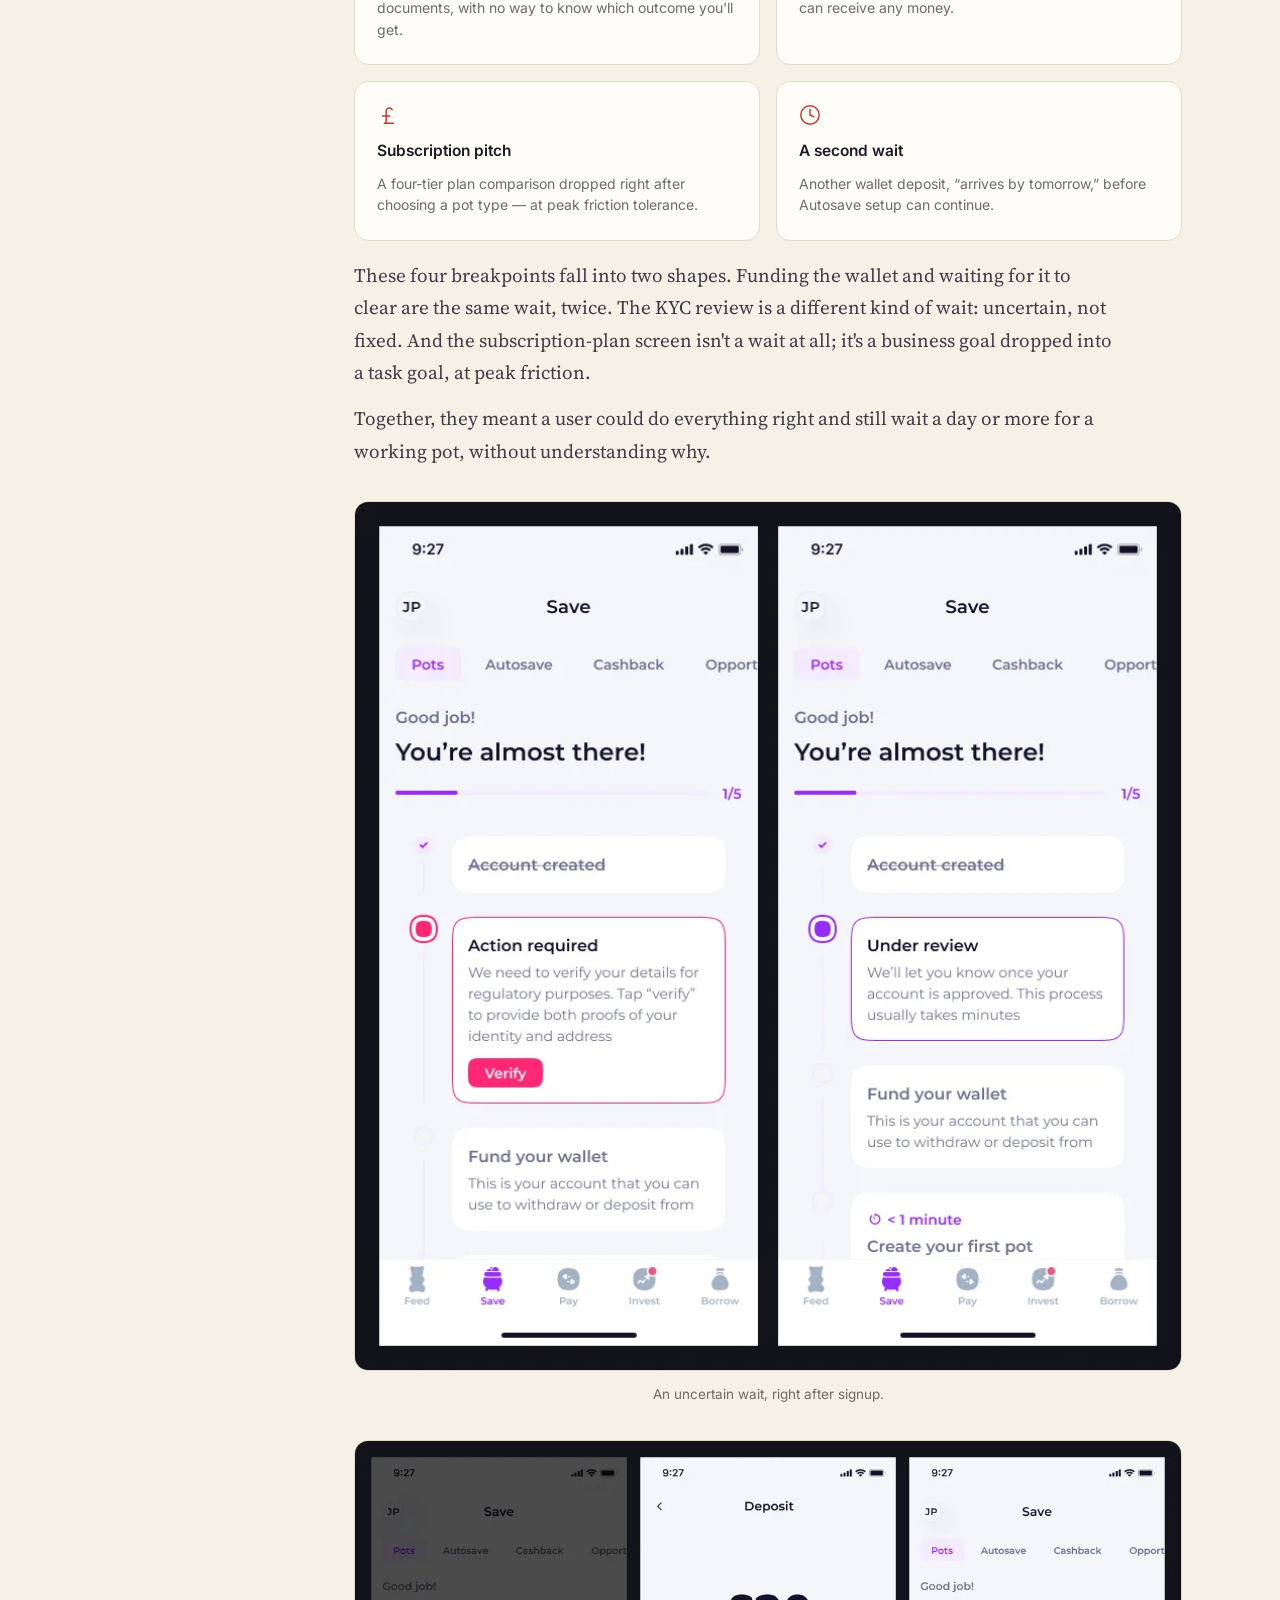
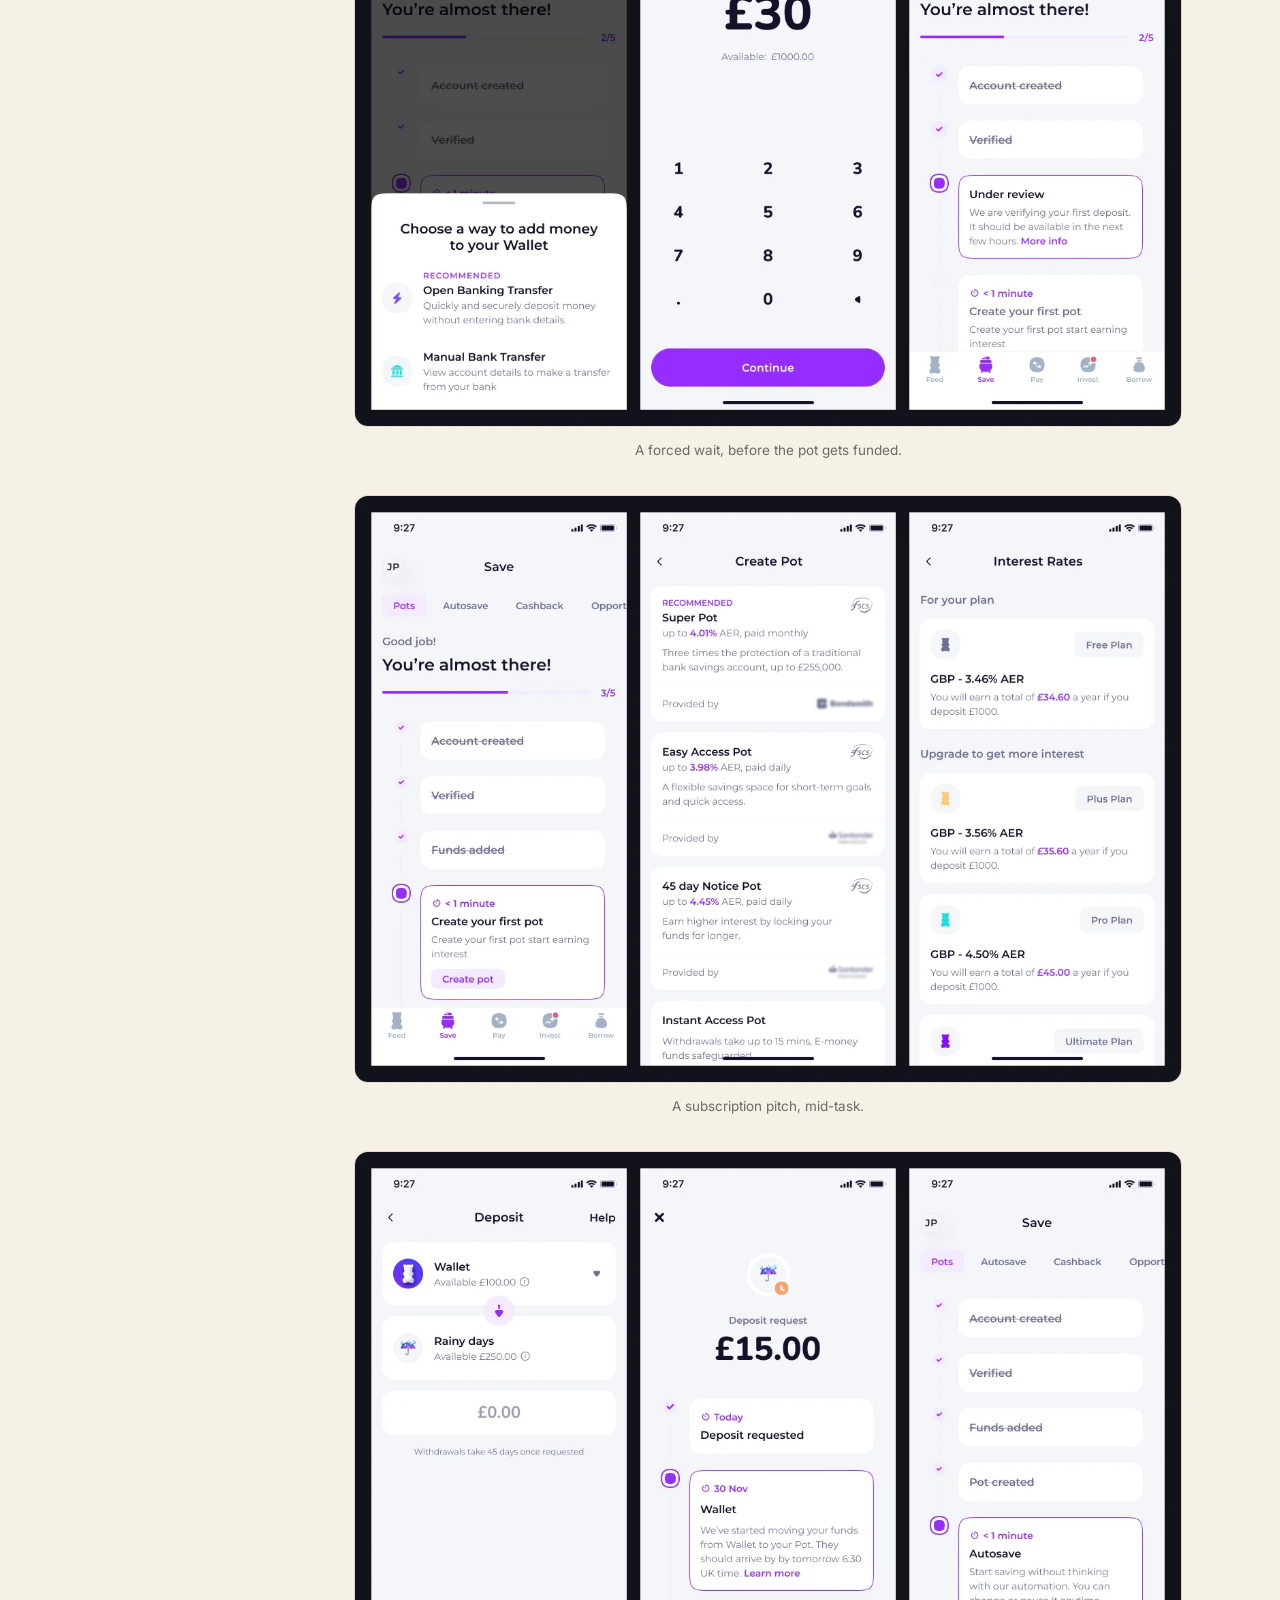
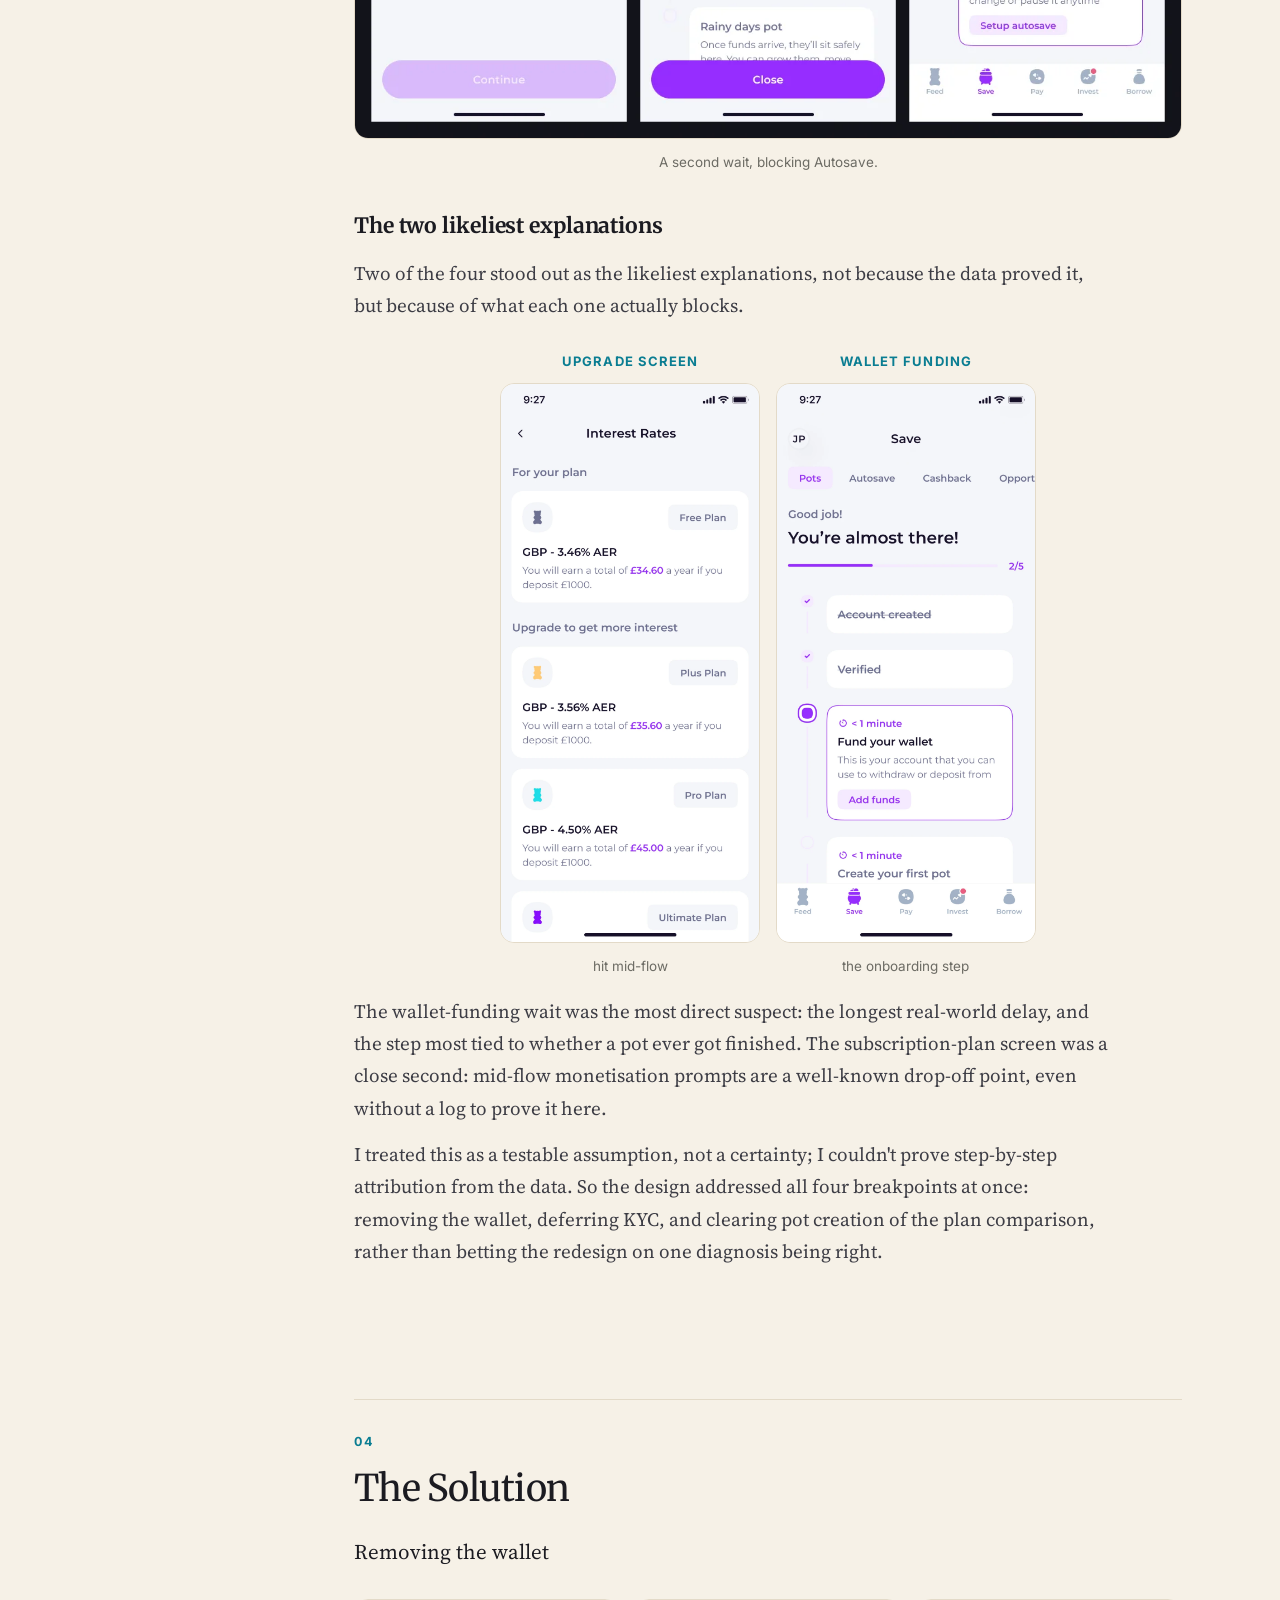
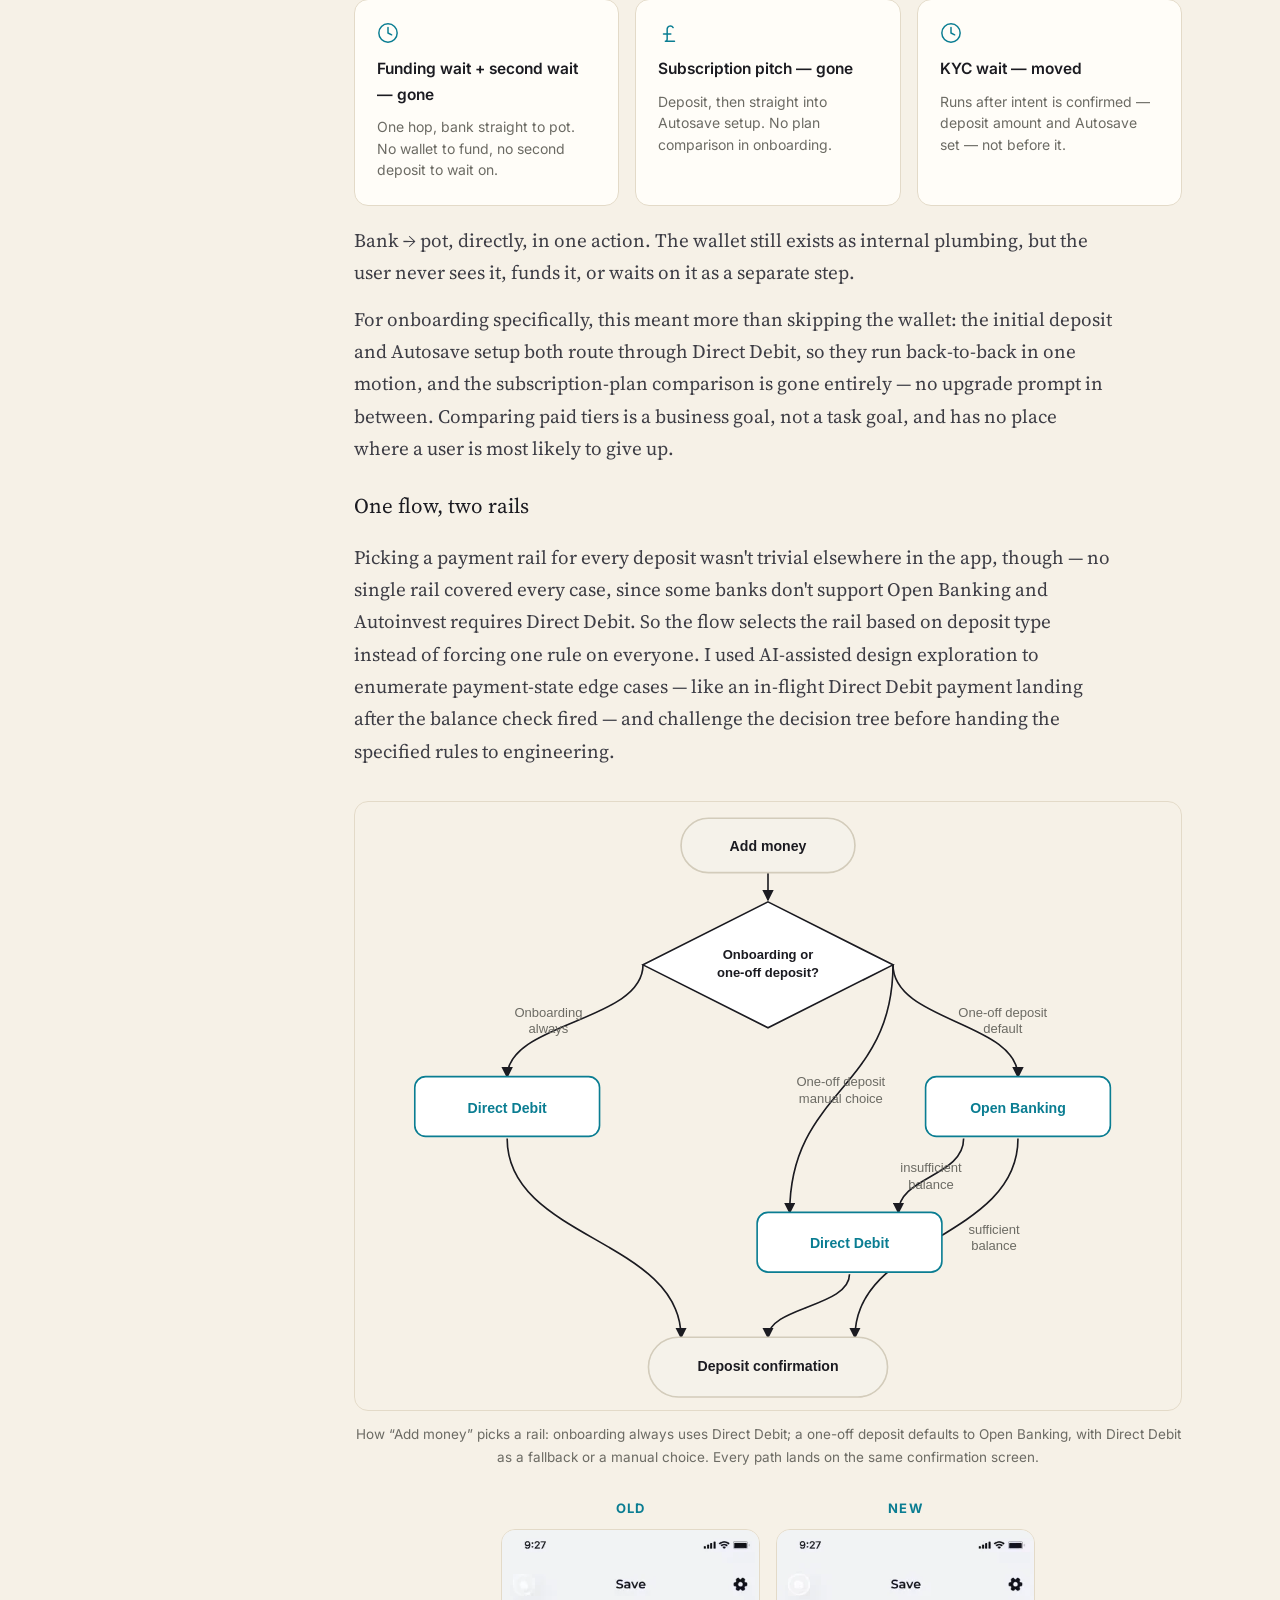
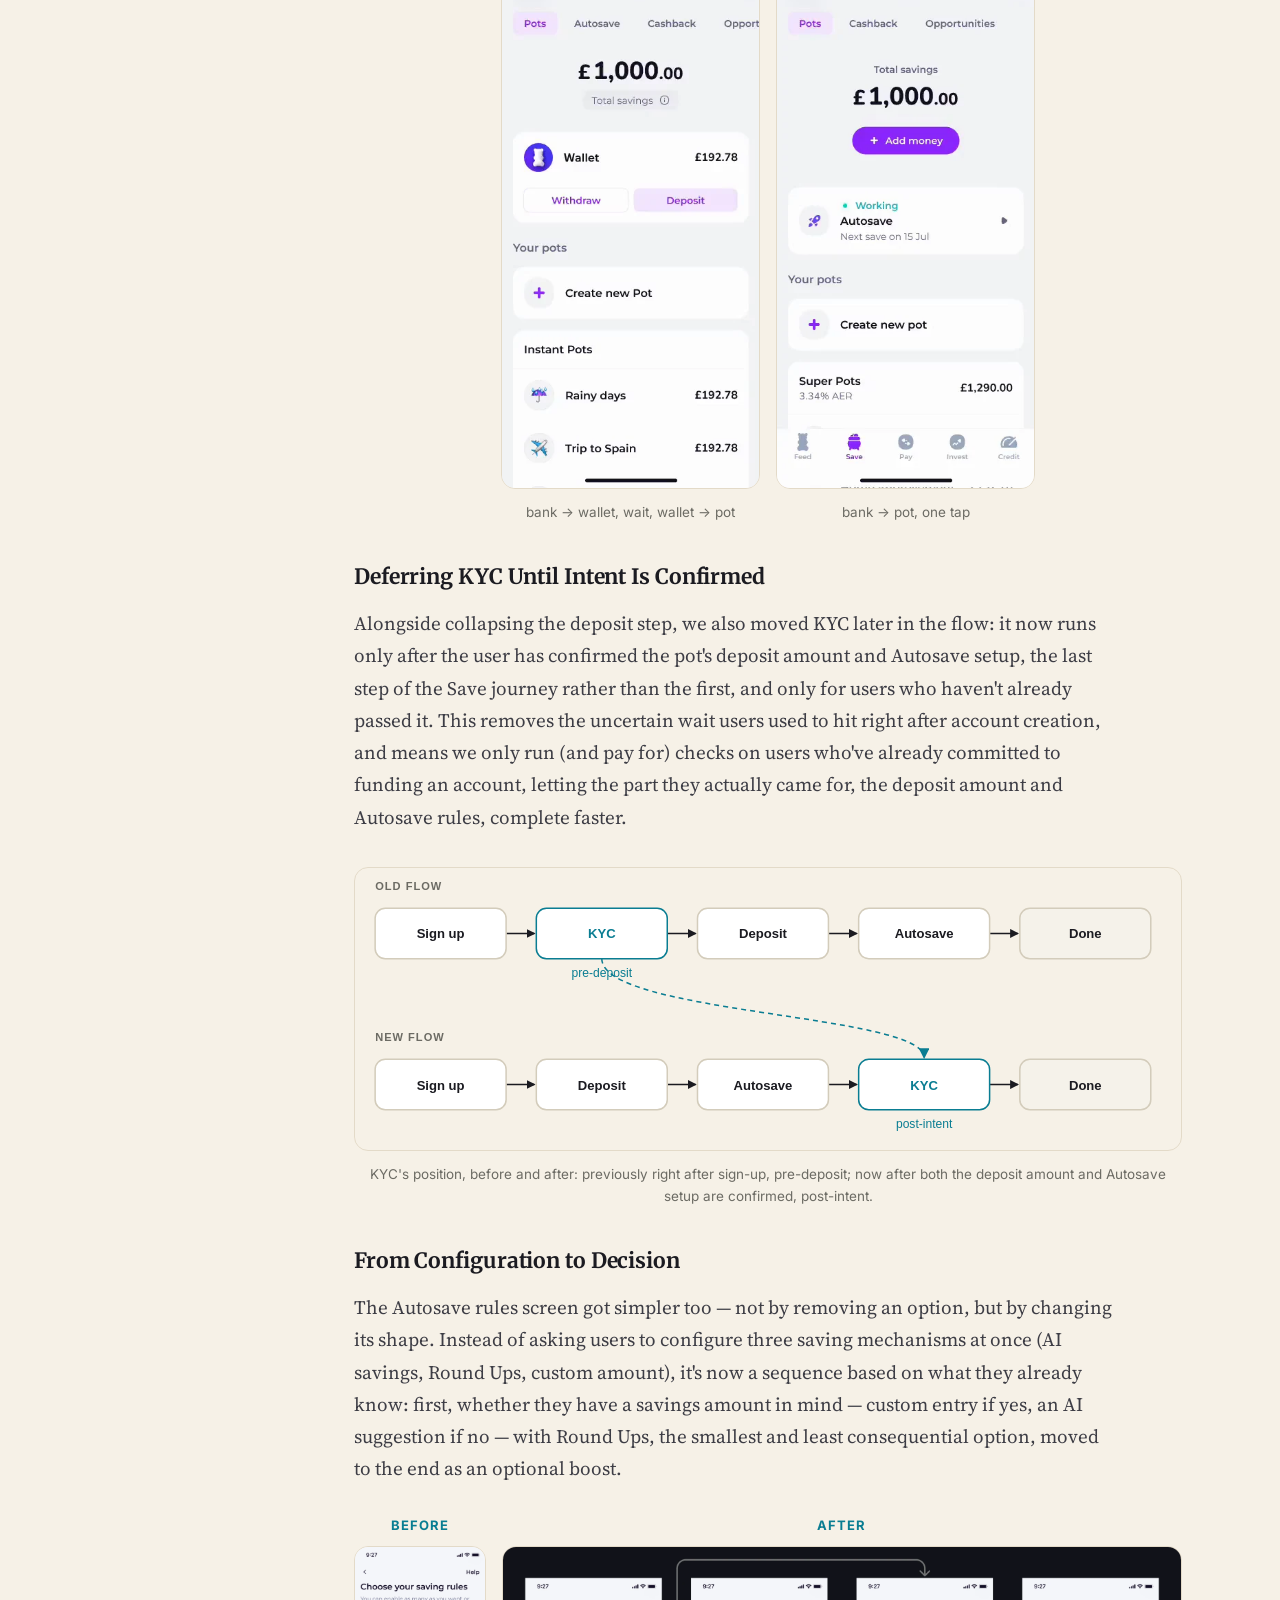
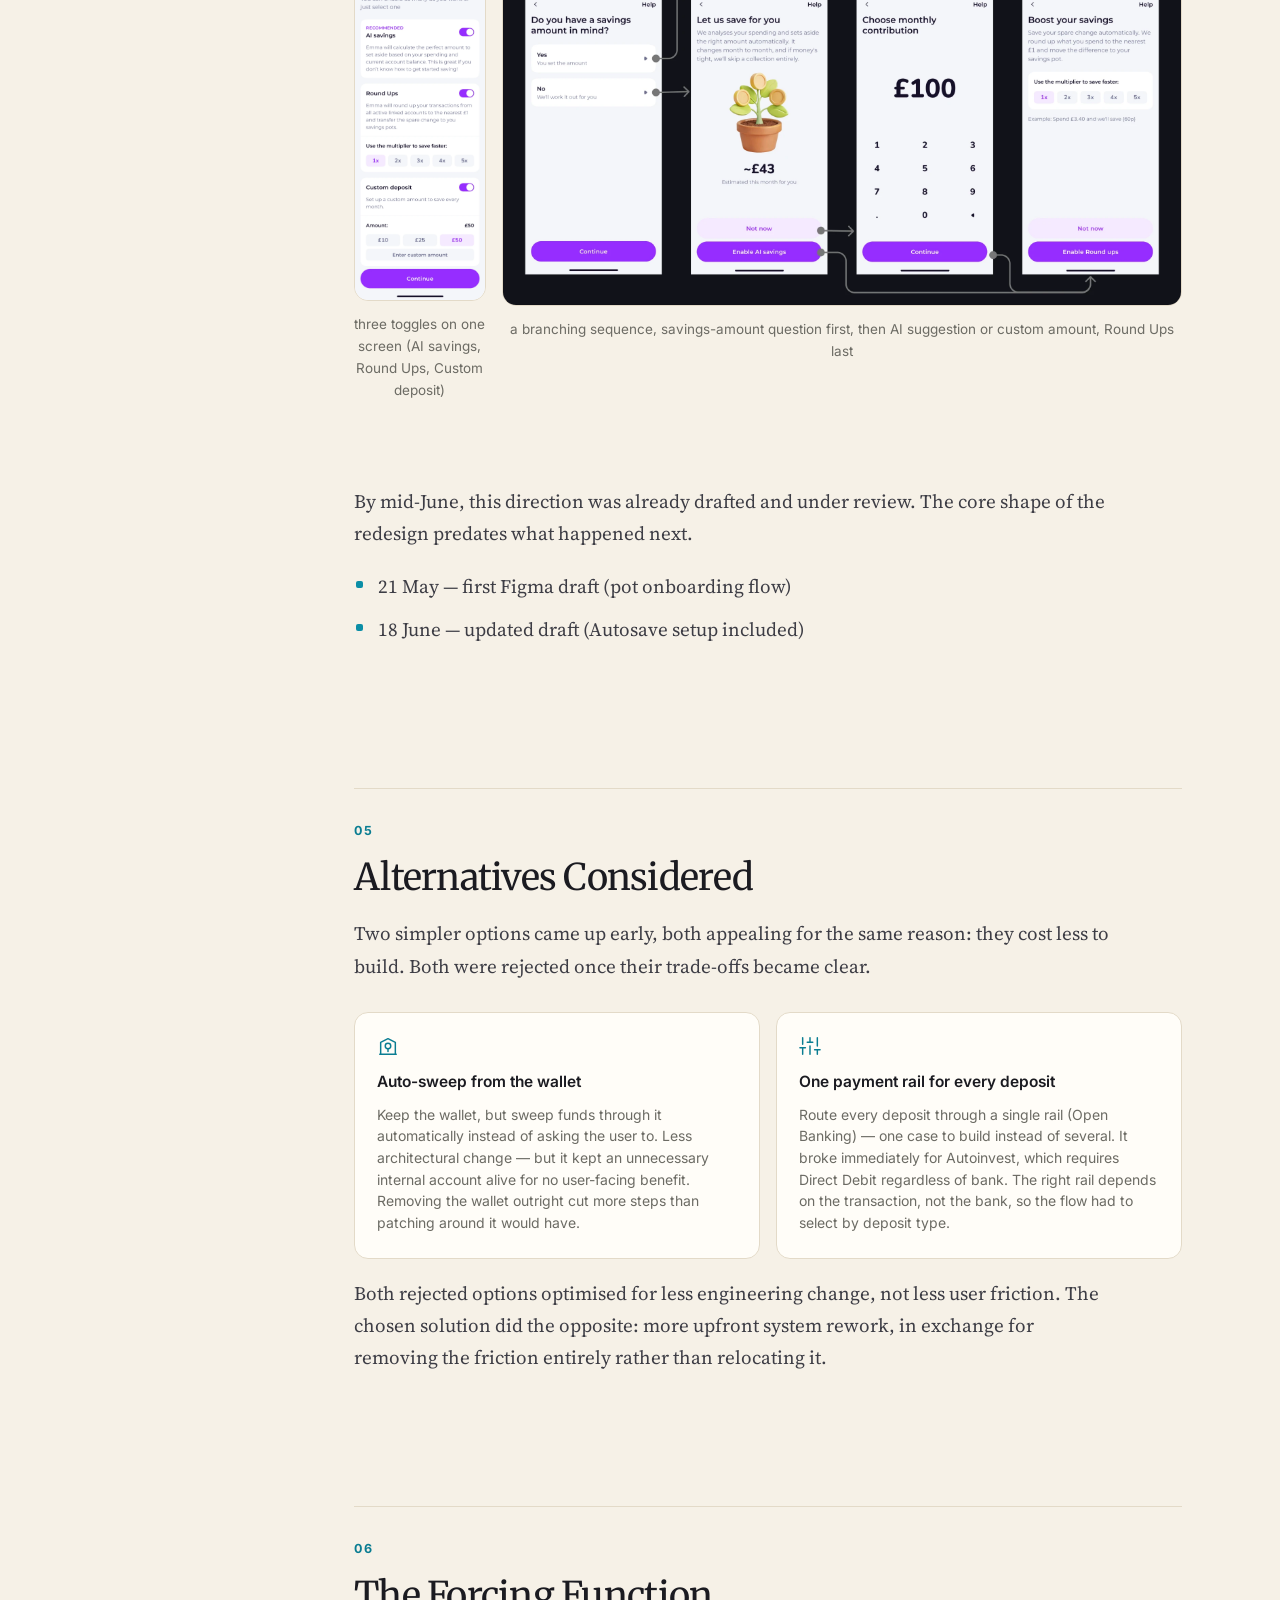
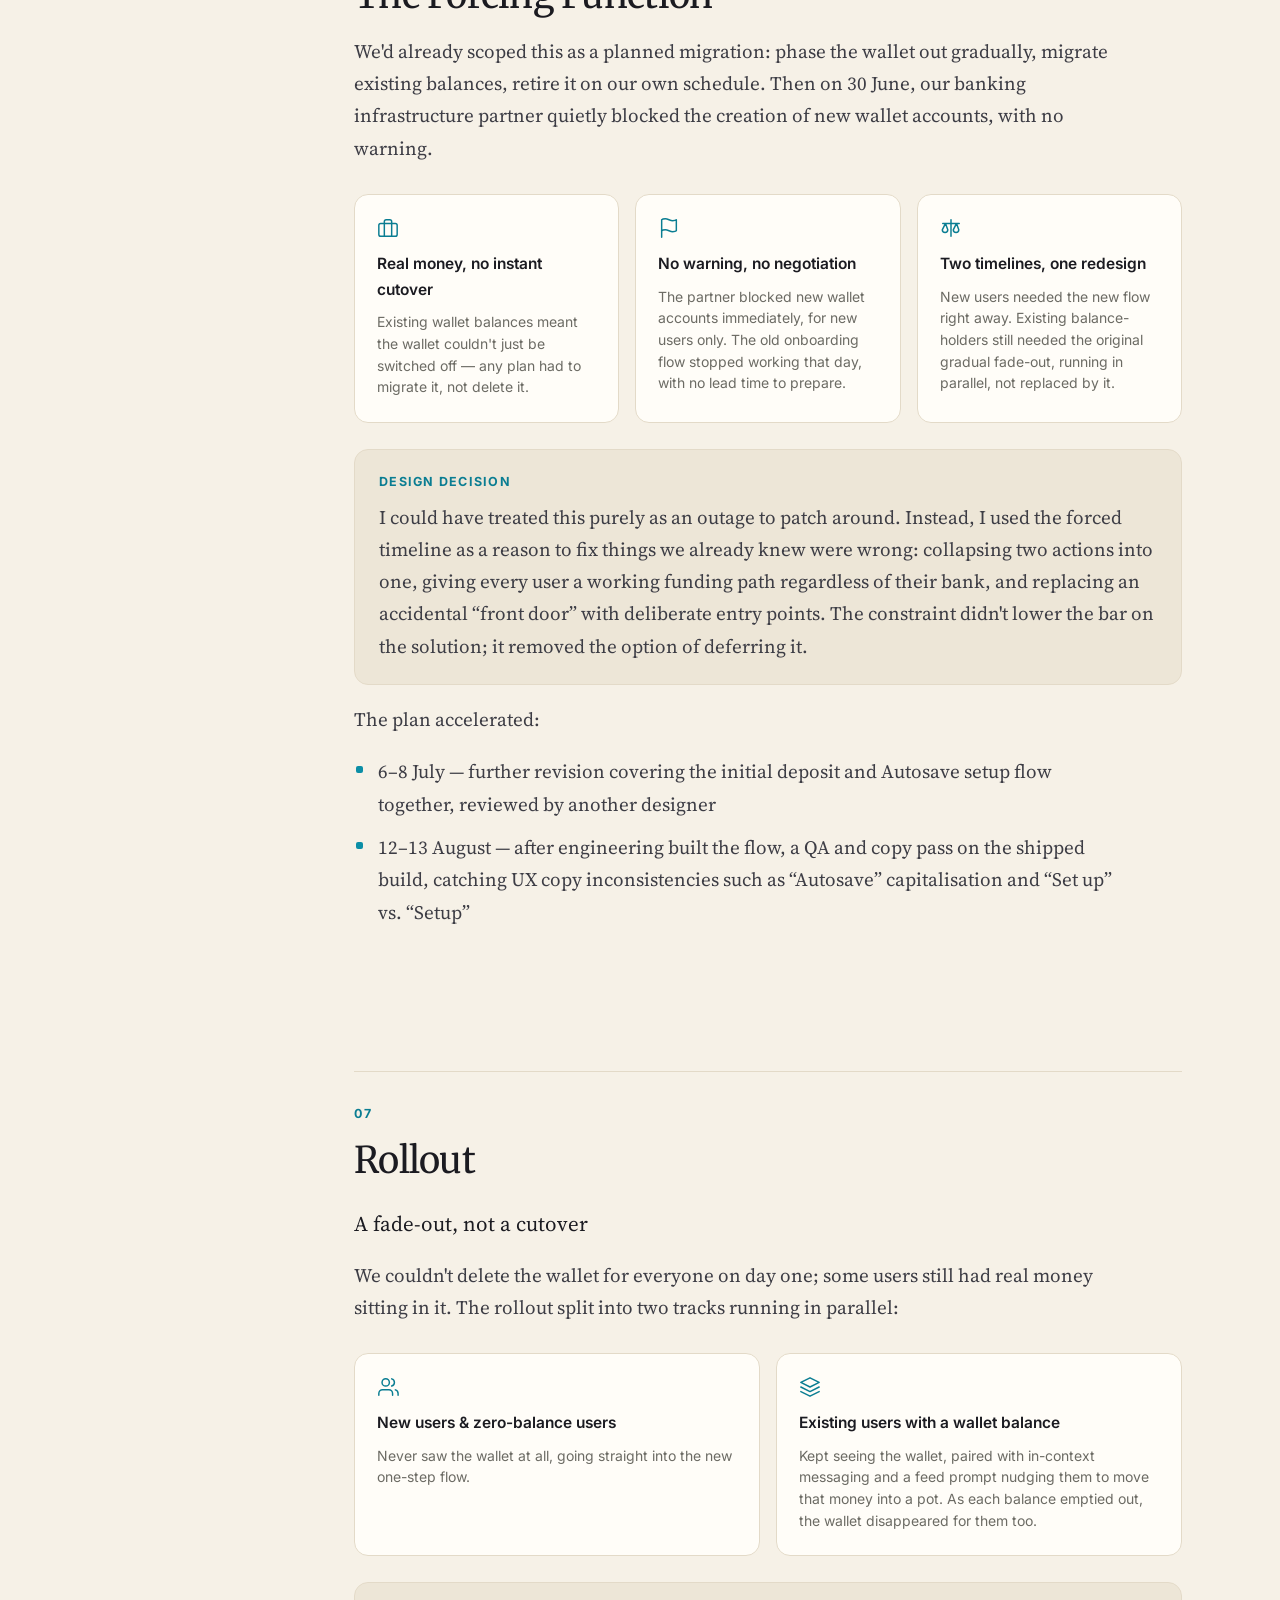
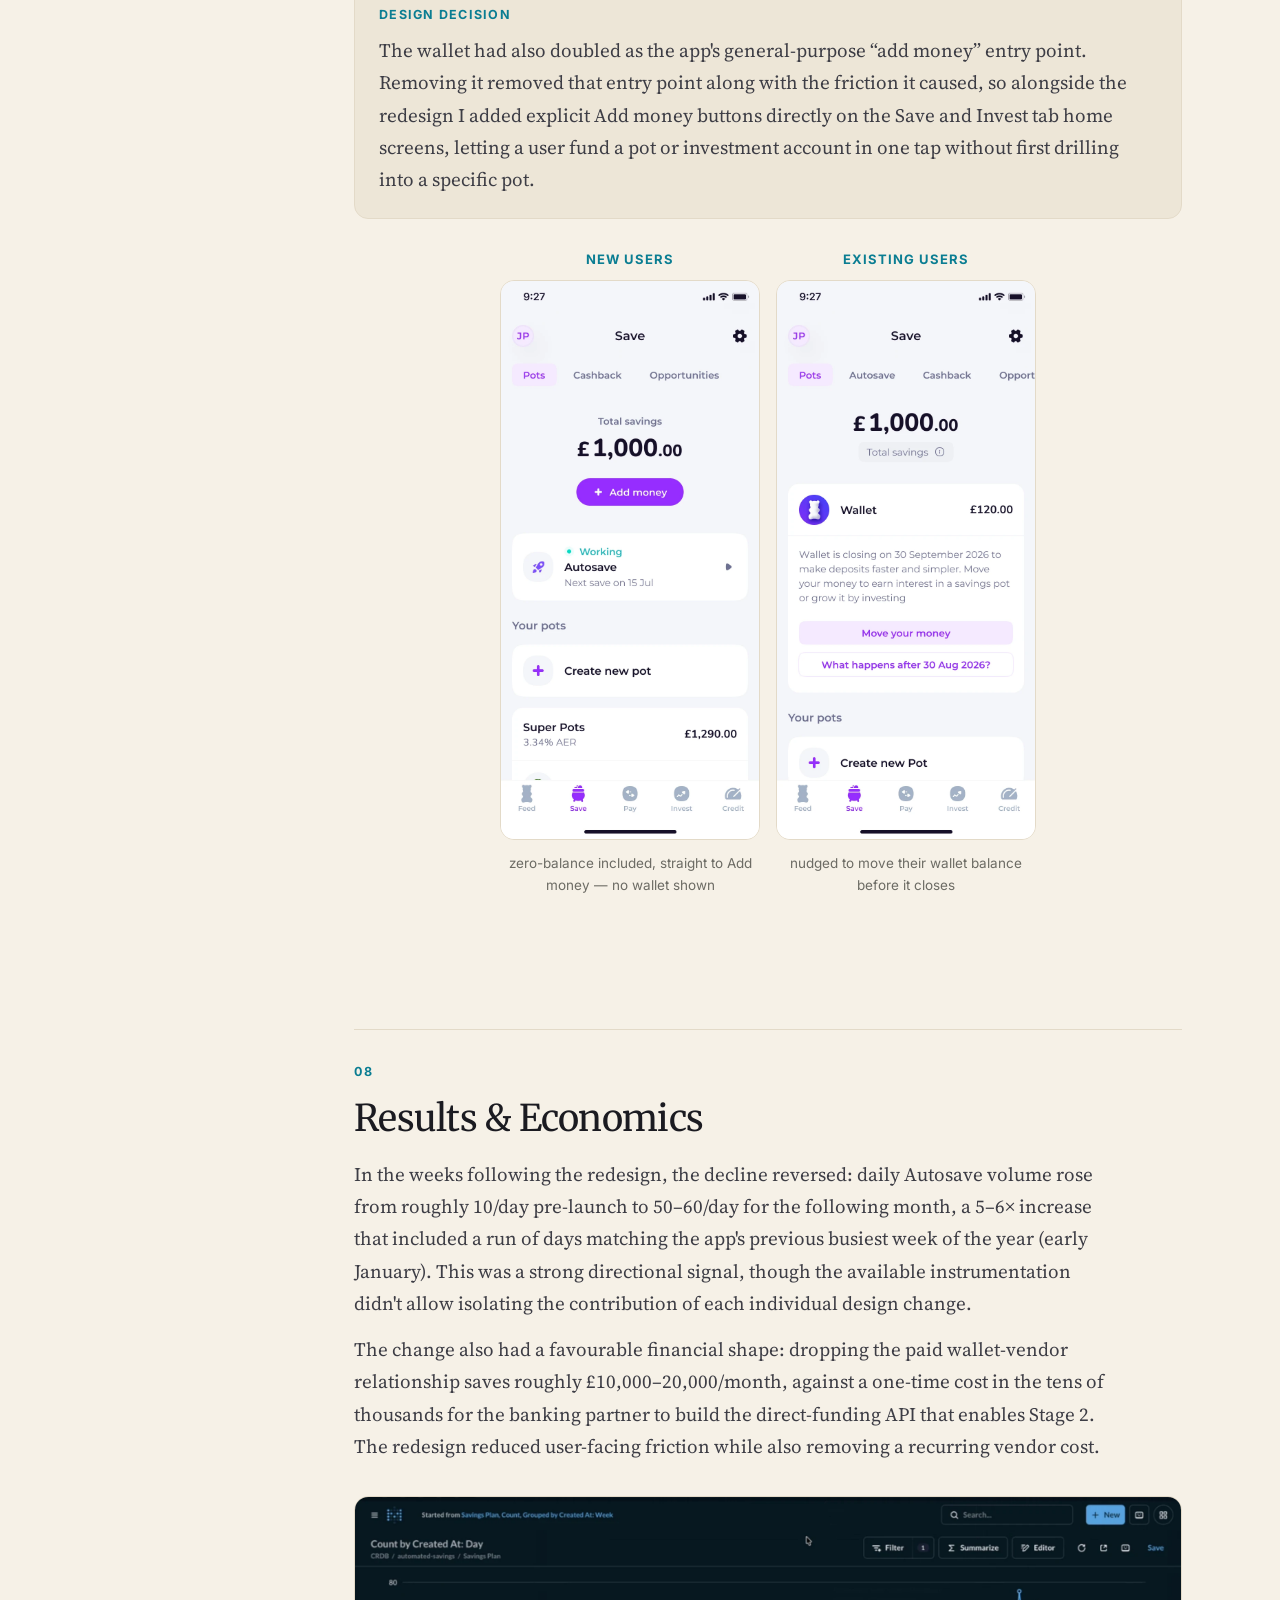
<file: work/save-journey-redesign.html>
<!doctype html>
<html lang="en">
<head>
<meta charset="utf-8">
<meta name="viewport" content="width=device-width, initial-scale=1">
<title>Redesigned the Save Journey, reversing a 7-month Autosave decline — Chun-Chuan Lin</title>
<meta name="description" content="For a UK savings &amp; investing app — collapsing a two-step, wallet-mediated deposit flow into one action.">
<meta name="robots" content="noindex, nofollow">
<meta property="og:title" content="Redesigned the Save Journey, reversing a 7-month Autosave decline — Chun-Chuan Lin">
<meta property="og:description" content="For a UK savings &amp; investing app — collapsing a two-step, wallet-mediated deposit flow into one action.">
<meta property="og:type" content="website">
<meta property="og:image" content="https://chunchuanlin.design/assets/img/cs7-hero.webp">
<link rel="icon" type="image/png" href="../assets/img/YUZRlfmyi6MVquyru4w5qhSXo.png">
<link rel="apple-touch-icon" href="../assets/img/tBvzRdnmvt2RYUskQSvIiSIpaNc.png">
<link rel="preconnect" href="https://fonts.googleapis.com">
<link rel="preconnect" href="https://fonts.gstatic.com" crossorigin>
<link href="https://fonts.googleapis.com/css2?family=Merriweather:ital,wght@0,300;0,400;0,700;0,900;1,300;1,400;1,700;1,900&family=IBM+Plex+Mono:wght@400;500&family=Inter:wght@400;500;600;700&family=Source+Serif+4:ital,opsz,wght@0,8..60,400;0,8..60,600;1,8..60,400&family=Caveat:wght@500&display=swap" rel="stylesheet">
<link rel="stylesheet" href="../assets/css/style.css?v=5820707c">
<link rel="stylesheet" href="../assets/css/book.css?v=90f53a5d">
</head>
<body class="cs-page">

<a class="skip-link" href="#main-content">Skip to content</a>

<div class="scroll-progress" aria-hidden="true"><span></span></div>
<div class="cursor-dot" aria-hidden="true"></div>

<header class="nav" id="nav">
  <div class="nav-in">
    <a class="brand" href="../index.html">
      <img src="../assets/img/ZoILuZUUzq1dYKgV54Ge7Sz8FY.webp" alt="">
      <span>Chun-Chuan&nbsp;Lin</span>
    </a>
    <span class="nav-run">Chapter 02 &middot; One Tap to Save</span>
    <button class="nav-toggle" aria-label="Menu" aria-expanded="false">
      <span class="bar"></span><span class="bar"></span><span class="bar"></span>
    </button>
    <nav class="nav-links">
      <a href="../index.html#work">Work</a>
      <a href="https://drive.google.com/file/d/1oNs0wJNy0Ehd9rT3fSROXO7B89IPfbKE/view?usp=sharing" target="_blank" rel="noopener">CV</a>
      <a href="https://www.linkedin.com/in/chun-chuan-lin/" target="_blank" rel="noopener">LinkedIn</a>
      <a href="https://chunchuanlin.medium.com/" target="_blank" rel="noopener">Medium</a>
    </nav>
  </div>
  <div class="nav-backdrop"></div>
</header>
<main id="main-content">

<article class="chapter" style="--bb:#3a2470;--bi:#efe6ff;--ba:#b99bff">
  <header class="ch-open">
    <div class="ch-band" aria-hidden="true"></div>
    <figure class="ch-plate hero-gate"><img src="../assets/img/cs7-hero.webp" alt=""></figure>
    <div class="ch-title">
      <p class="ch-num hero-gate"><span>Chapter 02</span><span>One Tap to Save</span></p>
      <h1 class="serif split hero-title"><span class="w">Redesigned</span> <span class="w">the</span> <span class="w">Save</span> <span class="w">Journey,</span> <span class="w">reversing</span> <span class="w">a</span> <span class="w">7-month</span> <span class="w">Autosave</span> <span class="w">decline</span></h1>
      <p class="sub hero-gate">For a UK savings &amp; investing app — collapsing a two-step, wallet-mediated deposit flow into one action.</p>
      <p class="meta hero-gate">May 2026 - Aug 2026 · Research, product design</p>
    </div>
  </header>

  <div class="cs-body">
    <aside class="toc"><nav aria-label="Sections"><ol><li><a href="#sec-summary-0">Summary</a></li><li><a href="#sec-the-problem-1">The Problem</a></li><li><a href="#sec-diagnosis-2">Diagnosis</a></li><li><a href="#sec-the-solution-3">The Solution</a></li><li><a href="#sec-alternatives-considered-4">Alternatives Considered</a></li><li><a href="#sec-the-forcing-function-5">The Forcing Function</a></li><li><a href="#sec-rollout-6">Rollout</a></li><li><a href="#sec-results-economics-7">Results &amp; Economics</a></li><li><a href="#sec-reflection-8">Reflection</a></li></ol></nav></aside>
    <div class="cs-content">
      <section class="cs-section" id="sec-summary-0">
  <span class="num">01</span>
  <h2 class="divider serif split"><span class="w">Summary</span></h2>
  <p class="text reveal">A seven-month decline in Autosave engagement reversed within weeks of launch. Daily Autosave volume rose from roughly 10/day pre-launch to 50–60/day for the following month, and dropping the wallet vendor cut a recurring cost of roughly £10,000–20,000/month.</p>
<div class="cards  reveal"><div class="mini"><svg class="mini-icon" viewBox="0 0 24 24" fill="none" stroke="currentColor" stroke-width="1.6" stroke-linecap="round" stroke-linejoin="round" aria-hidden="true"><polygon points="12 2 2 7 12 12 22 7 12 2"/><polyline points="2 17 12 22 22 17"/><polyline points="2 12 12 17 22 12"/></svg><b>Deposit steps cut in half</b><span>2 steps (bank → wallet → pot) reduced to 1 (bank → pot).</span></div><div class="mini"><svg class="mini-icon" viewBox="0 0 24 24" fill="none" stroke="currentColor" stroke-width="1.6" stroke-linecap="round" stroke-linejoin="round" aria-hidden="true"><polyline points="23 6 13.5 15.5 8.5 10.5 1 18"/><polyline points="17 6 23 6 23 12"/></svg><b>7-month Autosave decline reversed</b><span>Daily Autosave volume rose from ~10/day pre-launch to 50–60/day, sustained for the following month.</span></div><div class="mini"><svg class="mini-icon" viewBox="0 0 24 24" fill="none" stroke="currentColor" stroke-width="1.6" stroke-linecap="round" stroke-linejoin="round" aria-hidden="true"><path d="M9 21h9M8 21c1.5 0 2-1 2-2.5V8a3.5 3.5 0 0 1 6.5-1.9M6 13h8"/></svg><b>Five-figure monthly saving</b><span>After dropping the wallet vendor relationship.</span></div></div>
<p class="text reveal">Role: Senior Product Designer, sole designer on this workstream, reporting directly to the CEO.</p>
</section>
<section class="cs-section" id="sec-the-problem-1">
  <span class="num">02</span>
  <h2 class="divider serif split"><span class="w">The</span> <span class="w">Problem</span></h2>
  <p class="text reveal">Weekly Autosave-setup volume had been declining for roughly seven months before this project started. That trend signalled something in the Save setup journey was blocking users — which step wasn't yet clear.</p>
<figure class="reveal full"><img src="../assets/img/cs7-problem-decline-chart.webp" alt="" loading="lazy"><figcaption>Weekly Autosave-setup count, January–August 2026: the seven-month decline that first signalled something in the Save setup journey was blocking users.</figcaption></figure>
</section>
<section class="cs-section" id="sec-diagnosis-2">
  <span class="num">03</span>
  <h2 class="divider serif split"><span class="w">Diagnosis</span></h2>
  <p class="lead reveal">Diagnosis without full instrumentation</p>
<p class="text reveal">Not every screen had event tracking, so I mapped the flow structurally instead: every forced wait between account creation and a working, automated pot. It asked users to complete three tasks (fund a wallet, create a pot, set up Autosave) as a strict sequence with four breakpoints, none a user could skip or work around.</p>
<h3 class="sub serif reveal">Four points of friction</h3>
<div class="cards c4 reveal"><div class="mini warn"><svg class="mini-icon" viewBox="0 0 24 24" fill="none" stroke="currentColor" stroke-width="1.6" stroke-linecap="round" stroke-linejoin="round" aria-hidden="true"><path d="M12 22s8-4 8-10V5l-8-3-8 3v7c0 6 8 10 8 10z"/></svg><b>KYC review</b><span>An “Under review” state right after signup — usually clears in minutes, sometimes asks for more documents, with no way to know which outcome you'll get.</span></div><div class="mini warn"><svg class="mini-icon" viewBox="0 0 24 24" fill="none" stroke="currentColor" stroke-width="1.6" stroke-linecap="round" stroke-linejoin="round" aria-hidden="true"><path d="M3 21h18M4 21V8l8-4 8 4v13"/><circle cx="12" cy="12" r="3"/><path d="M12 15v3"/></svg><b>Funding the wallet</b><span>Choosing a transfer method, entering an amount, and waiting up to several hours for verification before a pot can receive any money.</span></div><div class="mini warn"><svg class="mini-icon" viewBox="0 0 24 24" fill="none" stroke="currentColor" stroke-width="1.6" stroke-linecap="round" stroke-linejoin="round" aria-hidden="true"><path d="M9 21h9M8 21c1.5 0 2-1 2-2.5V8a3.5 3.5 0 0 1 6.5-1.9M6 13h8"/></svg><b>Subscription pitch</b><span>A four-tier plan comparison dropped right after choosing a pot type — at peak friction tolerance.</span></div><div class="mini warn"><svg class="mini-icon" viewBox="0 0 24 24" fill="none" stroke="currentColor" stroke-width="1.6" stroke-linecap="round" stroke-linejoin="round" aria-hidden="true"><circle cx="12" cy="12" r="10"/><polyline points="12 6 12 12 16 14"/></svg><b>A second wait</b><span>Another wallet deposit, “arrives by tomorrow,” before Autosave setup can continue.</span></div></div>
<p class="text reveal">These four breakpoints fall into two shapes. Funding the wallet and waiting for it to clear are the same wait, twice. The KYC review is a different kind of wait: uncertain, not fixed. And the subscription-plan screen isn't a wait at all; it's a business goal dropped into a task goal, at peak friction.</p>
<p class="text reveal">Together, they meant a user could do everything right and still wait a day or more for a working pot, without understanding why.</p>
<figure class="reveal full"><img src="../assets/img/cs7-diag-flow-kyc.webp" alt="" loading="lazy"><figcaption>An uncertain wait, right after signup.</figcaption></figure>
<figure class="reveal full"><img src="../assets/img/cs7-diag-flow-funding.webp" alt="" loading="lazy"><figcaption>A forced wait, before the pot gets funded.</figcaption></figure>
<figure class="reveal full"><img src="../assets/img/cs7-diag-flow-plans.webp" alt="" loading="lazy"><figcaption>A subscription pitch, mid-task.</figcaption></figure>
<figure class="reveal full"><img src="../assets/img/cs7-diag-flow-autosave-wait.webp" alt="" loading="lazy"><figcaption>A second wait, blocking Autosave.</figcaption></figure>
<h3 class="sub serif reveal">The two likeliest explanations</h3>
<p class="text reveal">Two of the four stood out as the likeliest explanations, not because the data proved it, but because of what each one actually blocks.</p>
<div class="compare full reveal compare--tall">
        <figure><div class="compare-label">Upgrade screen</div><img src="../assets/img/cs7-diag-upgrade-screen.webp" alt="" loading="lazy"><figcaption>hit mid-flow</figcaption></figure>
        <figure><div class="compare-label">Wallet funding</div><img src="../assets/img/cs7-diag-wallet-step.webp" alt="" loading="lazy"><figcaption>the onboarding step</figcaption></figure>
      </div>
<p class="text reveal">The wallet-funding wait was the most direct suspect: the longest real-world delay, and the step most tied to whether a pot ever got finished. The subscription-plan screen was a close second: mid-flow monetisation prompts are a well-known drop-off point, even without a log to prove it here.</p>
<p class="text reveal">I treated this as a testable assumption, not a certainty; I couldn't prove step-by-step attribution from the data. So the design addressed all four breakpoints at once: removing the wallet, deferring KYC, and clearing pot creation of the plan comparison, rather than betting the redesign on one diagnosis being right.</p>
</section>
<section class="cs-section" id="sec-the-solution-3">
  <span class="num">04</span>
  <h2 class="divider serif split"><span class="w">The</span> <span class="w">Solution</span></h2>
  <p class="lead reveal">Removing the wallet</p>
<div class="cards  reveal"><div class="mini"><svg class="mini-icon" viewBox="0 0 24 24" fill="none" stroke="currentColor" stroke-width="1.6" stroke-linecap="round" stroke-linejoin="round" aria-hidden="true"><circle cx="12" cy="12" r="10"/><polyline points="12 6 12 12 16 14"/></svg><b>Funding wait + second wait — gone</b><span>One hop, bank straight to pot. No wallet to fund, no second deposit to wait on.</span></div><div class="mini"><svg class="mini-icon" viewBox="0 0 24 24" fill="none" stroke="currentColor" stroke-width="1.6" stroke-linecap="round" stroke-linejoin="round" aria-hidden="true"><path d="M9 21h9M8 21c1.5 0 2-1 2-2.5V8a3.5 3.5 0 0 1 6.5-1.9M6 13h8"/></svg><b>Subscription pitch — gone</b><span>Deposit, then straight into Autosave setup. No plan comparison in onboarding.</span></div><div class="mini"><svg class="mini-icon" viewBox="0 0 24 24" fill="none" stroke="currentColor" stroke-width="1.6" stroke-linecap="round" stroke-linejoin="round" aria-hidden="true"><circle cx="12" cy="12" r="10"/><polyline points="12 6 12 12 16 14"/></svg><b>KYC wait — moved</b><span>Runs after intent is confirmed — deposit amount and Autosave set — not before it.</span></div></div>
<p class="text reveal">Bank → pot, directly, in one action. The wallet still exists as internal plumbing, but the user never sees it, funds it, or waits on it as a separate step.</p>
<p class="text reveal">For onboarding specifically, this meant more than skipping the wallet: the initial deposit and Autosave setup both route through Direct Debit, so they run back-to-back in one motion, and the subscription-plan comparison is gone entirely — no upgrade prompt in between. Comparing paid tiers is a business goal, not a task goal, and has no place where a user is most likely to give up.</p>
<p class="lead reveal">One flow, two rails</p>
<p class="text reveal">Picking a payment rail for every deposit wasn't trivial elsewhere in the app, though — no single rail covered every case, since some banks don't support Open Banking and Autoinvest requires Direct Debit. So the flow selects the rail based on deposit type instead of forcing one rule on everyone. I used AI-assisted design exploration to enumerate payment-state edge cases — like an in-flight Direct Debit payment landing after the balance check fired — and challenge the decision tree before handing the specified rules to engineering.</p>
<figure class="reveal full"><img src="../assets/img/cs7-diag-decision-tree.svg" alt="" loading="lazy"><figcaption>How “Add money” picks a rail: onboarding always uses Direct Debit; a one-off deposit defaults to Open Banking, with Direct Debit as a fallback or a manual choice. Every path lands on the same confirmation screen.</figcaption></figure>
<div class="compare full reveal compare--tall">
        <figure><div class="compare-label">Old</div><video src="../assets/video/cs7-sol-flow-old.mp4" autoplay muted loop playsinline preload="metadata" poster="../assets/img/poster-cs7-sol-flow-old.webp"></video><figcaption>bank → wallet, wait, wallet → pot</figcaption></figure>
        <figure><div class="compare-label">New</div><video src="../assets/video/cs7-sol-flow-new.mp4" autoplay muted loop playsinline preload="metadata" poster="../assets/img/poster-cs7-sol-flow-new.webp"></video><figcaption>bank → pot, one tap</figcaption></figure>
      </div>
<h3 class="sub serif reveal">Deferring KYC Until Intent Is Confirmed</h3>
<p class="text reveal">Alongside collapsing the deposit step, we also moved KYC later in the flow: it now runs only after the user has confirmed the pot's deposit amount and Autosave setup, the last step of the Save journey rather than the first, and only for users who haven't already passed it. This removes the uncertain wait users used to hit right after account creation, and means we only run (and pay for) checks on users who've already committed to funding an account, letting the part they actually came for, the deposit amount and Autosave rules, complete faster.</p>
<figure class="reveal full"><img src="../assets/img/cs7-diag-kyc-position.svg" alt="" loading="lazy"><figcaption>KYC's position, before and after: previously right after sign-up, pre-deposit; now after both the deposit amount and Autosave setup are confirmed, post-intent.</figcaption></figure>
<h3 class="sub serif reveal">From Configuration to Decision</h3>
<p class="text reveal">The Autosave rules screen got simpler too — not by removing an option, but by changing its shape. Instead of asking users to configure three saving mechanisms at once (AI savings, Round Ups, custom amount), it's now a sequence based on what they already know: first, whether they have a savings amount in mind — custom entry if yes, an AI suggestion if no — with Round Ups, the smallest and least consequential option, moved to the end as an optional boost.</p>
<div class="compare full reveal compare--ratio" style="--r1:16.2fr;--r2:83.8fr">
        <figure><div class="compare-label">Before</div><img src="../assets/img/cs7-sol-autosave-rules-before.webp" alt="" loading="lazy"><figcaption>three toggles on one screen (AI savings, Round Ups, Custom deposit)</figcaption></figure>
        <figure><div class="compare-label">After</div><img src="../assets/img/cs7-sol-autosave-rules-after.webp" alt="" loading="lazy"><figcaption>a branching sequence, savings-amount question first, then AI suggestion or custom amount, Round Ups last</figcaption></figure>
      </div>
<h3 class="sub serif reveal">Timeline</h3>
<p class="text reveal">By mid-June, this direction was already drafted and under review. The core shape of the redesign predates what happened next.</p>
<ul class="bullets reveal"><li>21 May — first Figma draft (pot onboarding flow)</li><li>18 June — updated draft (Autosave setup included)</li></ul>
</section>
<section class="cs-section" id="sec-alternatives-considered-4">
  <span class="num">05</span>
  <h2 class="divider serif split"><span class="w">Alternatives</span> <span class="w">Considered</span></h2>
  <p class="text reveal">Two simpler options came up early, both appealing for the same reason: they cost less to build. Both were rejected once their trade-offs became clear.</p>
<div class="cards c2 reveal"><div class="mini"><svg class="mini-icon" viewBox="0 0 24 24" fill="none" stroke="currentColor" stroke-width="1.6" stroke-linecap="round" stroke-linejoin="round" aria-hidden="true"><path d="M3 21h18M4 21V8l8-4 8 4v13"/><circle cx="12" cy="12" r="3"/><path d="M12 15v3"/></svg><b>Auto-sweep from the wallet</b><span>Keep the wallet, but sweep funds through it automatically instead of asking the user to. Less architectural change — but it kept an unnecessary internal account alive for no user-facing benefit. Removing the wallet outright cut more steps than patching around it would have.</span></div><div class="mini"><svg class="mini-icon" viewBox="0 0 24 24" fill="none" stroke="currentColor" stroke-width="1.6" stroke-linecap="round" stroke-linejoin="round" aria-hidden="true"><line x1="4" y1="21" x2="4" y2="14"/><line x1="4" y1="10" x2="4" y2="3"/><line x1="12" y1="21" x2="12" y2="12"/><line x1="12" y1="8" x2="12" y2="3"/><line x1="20" y1="21" x2="20" y2="16"/><line x1="20" y1="12" x2="20" y2="3"/><line x1="1" y1="14" x2="7" y2="14"/><line x1="9" y1="8" x2="15" y2="8"/><line x1="17" y1="16" x2="23" y2="16"/></svg><b>One payment rail for every deposit</b><span>Route every deposit through a single rail (Open Banking) — one case to build instead of several. It broke immediately for Autoinvest, which requires Direct Debit regardless of bank. The right rail depends on the transaction, not the bank, so the flow had to select by deposit type.</span></div></div>
<p class="text reveal">Both rejected options optimised for less engineering change, not less user friction. The chosen solution did the opposite: more upfront system rework, in exchange for removing the friction entirely rather than relocating it.</p>
</section>
<section class="cs-section" id="sec-the-forcing-function-5">
  <span class="num">06</span>
  <h2 class="divider serif split"><span class="w">The</span> <span class="w">Forcing</span> <span class="w">Function</span></h2>
  <p class="text reveal">We'd already scoped this as a planned migration: phase the wallet out gradually, migrate existing balances, retire it on our own schedule. Then on 30 June, our banking infrastructure partner quietly blocked the creation of new wallet accounts, with no warning.</p>
<div class="cards  reveal"><div class="mini"><svg class="mini-icon" viewBox="0 0 24 24" fill="none" stroke="currentColor" stroke-width="1.6" stroke-linecap="round" stroke-linejoin="round" aria-hidden="true"><rect x="2" y="7" width="20" height="14" rx="2"/><path d="M16 21V5a2 2 0 0 0-2-2h-4a2 2 0 0 0-2 2v16"/></svg><b>Real money, no instant cutover</b><span>Existing wallet balances meant the wallet couldn't just be switched off — any plan had to migrate it, not delete it.</span></div><div class="mini"><svg class="mini-icon" viewBox="0 0 24 24" fill="none" stroke="currentColor" stroke-width="1.6" stroke-linecap="round" stroke-linejoin="round" aria-hidden="true"><path d="M4 15s1-1 4-1 5 2 8 2 4-1 4-1V3s-1 1-4 1-5-2-8-2-4 1-4 1z"/><line x1="4" y1="22" x2="4" y2="15"/></svg><b>No warning, no negotiation</b><span>The partner blocked new wallet accounts immediately, for new users only. The old onboarding flow stopped working that day, with no lead time to prepare.</span></div><div class="mini"><svg class="mini-icon" viewBox="0 0 24 24" fill="none" stroke="currentColor" stroke-width="1.6" stroke-linecap="round" stroke-linejoin="round" aria-hidden="true"><path d="M12 3v18M3 7h18M6 7l-3.5 7a3 3 0 0 0 6 0zM18 7l-3.5 7a3 3 0 0 0 6 0z"/></svg><b>Two timelines, one redesign</b><span>New users needed the new flow right away. Existing balance-holders still needed the original gradual fade-out, running in parallel, not replaced by it.</span></div></div>
<div class="dd reveal"><b>Design decision</b><p>I could have treated this purely as an outage to patch around. Instead, I used the forced timeline as a reason to fix things we already knew were wrong: collapsing two actions into one, giving every user a working funding path regardless of their bank, and replacing an accidental “front door” with deliberate entry points. The constraint didn't lower the bar on the solution; it removed the option of deferring it.</p></div>
<p class="text reveal">The plan accelerated:</p>
<ul class="bullets reveal"><li>6–8 July — further revision covering the initial deposit and Autosave setup flow together, reviewed by another designer</li><li>12–13 August — after engineering built the flow, a QA and copy pass on the shipped build, catching UX copy inconsistencies such as “Autosave” capitalisation and “Set up” vs. “Setup”</li></ul>
</section>
<section class="cs-section" id="sec-rollout-6">
  <span class="num">07</span>
  <h2 class="divider serif split"><span class="w">Rollout</span></h2>
  <p class="lead reveal">A fade-out, not a cutover</p>
<p class="text reveal">We couldn't delete the wallet for everyone on day one; some users still had real money sitting in it. The rollout split into two tracks running in parallel:</p>
<div class="cards c2 reveal"><div class="mini"><svg class="mini-icon" viewBox="0 0 24 24" fill="none" stroke="currentColor" stroke-width="1.6" stroke-linecap="round" stroke-linejoin="round" aria-hidden="true"><path d="M17 21v-2a4 4 0 0 0-4-4H6a4 4 0 0 0-4 4v2"/><circle cx="9.5" cy="7" r="4"/><path d="M23 21v-2a4 4 0 0 0-3-3.87M16 3.13a4 4 0 0 1 0 7.75"/></svg><b>New users &amp; zero-balance users</b><span>Never saw the wallet at all, going straight into the new one-step flow.</span></div><div class="mini"><svg class="mini-icon" viewBox="0 0 24 24" fill="none" stroke="currentColor" stroke-width="1.6" stroke-linecap="round" stroke-linejoin="round" aria-hidden="true"><polygon points="12 2 2 7 12 12 22 7 12 2"/><polyline points="2 17 12 22 22 17"/><polyline points="2 12 12 17 22 12"/></svg><b>Existing users with a wallet balance</b><span>Kept seeing the wallet, paired with in-context messaging and a feed prompt nudging them to move that money into a pot. As each balance emptied out, the wallet disappeared for them too.</span></div></div>
<div class="dd reveal"><b>Design decision</b><p>The wallet had also doubled as the app's general-purpose “add money” entry point. Removing it removed that entry point along with the friction it caused, so alongside the redesign I added explicit Add money buttons directly on the Save and Invest tab home screens, letting a user fund a pot or investment account in one tap without first drilling into a specific pot.</p></div>
<div class="compare full reveal compare--tall">
        <figure><div class="compare-label">New users</div><img src="../assets/img/cs7-rollout-new-users.webp" alt="" loading="lazy"><figcaption>zero-balance included, straight to Add money — no wallet shown</figcaption></figure>
        <figure><div class="compare-label">Existing users</div><img src="../assets/img/cs7-rollout-existing-wallet.webp" alt="" loading="lazy"><figcaption>nudged to move their wallet balance before it closes</figcaption></figure>
      </div>
</section>
<section class="cs-section" id="sec-results-economics-7">
  <span class="num">08</span>
  <h2 class="divider serif split"><span class="w">Results</span> <span class="w">&amp;</span> <span class="w">Economics</span></h2>
  <p class="text reveal">In the weeks following the redesign, the decline reversed: daily Autosave volume rose from roughly 10/day pre-launch to 50–60/day for the following month, a 5–6× increase that included a run of days matching the app's previous busiest week of the year (early January). This was a strong directional signal, though the available instrumentation didn't allow isolating the contribution of each individual design change.</p>
<p class="text reveal">The change also had a favourable financial shape: dropping the paid wallet-vendor relationship saves roughly £10,000–20,000/month, against a one-time cost in the tens of thousands for the banking partner to build the direct-funding API that enables Stage 2. The redesign reduced user-facing friction while also removing a recurring vendor cost.</p>
<figure class="reveal full"><img src="../assets/img/cs7-results-recovery-chart.webp" alt="" loading="lazy"><figcaption>Daily Autosave-setup count, June–September 2026: the pre-launch trough through June and July, then the sharp recovery at launch in mid-August.</figcaption></figure>
</section>
<section class="cs-section" id="sec-reflection-8">
  <span class="num">09</span>
  <h2 class="divider serif split"><span class="w">Reflection</span></h2>
  <h3 class="sub serif reveal">What I learned</h3>
<div class="cards  reveal"><div class="mini"><svg class="mini-icon" viewBox="0 0 24 24" fill="none" stroke="currentColor" stroke-width="1.6" stroke-linecap="round" stroke-linejoin="round" aria-hidden="true"><polygon points="12 2 2 7 12 12 22 7 12 2"/><polyline points="2 17 12 22 22 17"/><polyline points="2 12 12 17 22 12"/></svg><b>Remove infrastructure from the mental model</b><span>The wallet existed for technical reasons, not because users needed it — once that was clear, removing it stopped being a UI simplification and became the real fix.</span></div><div class="mini"><svg class="mini-icon" viewBox="0 0 24 24" fill="none" stroke="currentColor" stroke-width="1.6" stroke-linecap="round" stroke-linejoin="round" aria-hidden="true"><circle cx="12" cy="12" r="10"/><polygon points="16.24 7.76 14.12 14.12 7.76 16.24 9.88 9.88 16.24 7.76"/></svg><b>Treat incomplete data as a constraint, not a stop sign</b><span>When instrumentation couldn't isolate the drop-off, structural analysis was enough to form a testable hypothesis and design against it.</span></div><div class="mini"><svg class="mini-icon" viewBox="0 0 24 24" fill="none" stroke="currentColor" stroke-width="1.6" stroke-linecap="round" stroke-linejoin="round" aria-hidden="true"><path d="M17 21v-2a4 4 0 0 0-4-4H6a4 4 0 0 0-4 4v2"/><circle cx="9.5" cy="7" r="4"/><path d="M23 21v-2a4 4 0 0 0-3-3.87M16 3.13a4 4 0 0 1 0 7.75"/></svg><b>Design for migration, not just the new state</b><span>Real money was already sitting in the wallet, so the experience needed two journeys running in parallel, not one clean cutover.</span></div></div>
<h3 class="sub serif reveal">What's next</h3>
<p class="text reveal">Stage 1 (shipped) was the design fix available on our timeline. It solved the user-facing problem immediately. Stage 2 (next) is the infrastructure fix: once our banking partner finishes building its own funding API, the wallet's remaining plumbing retires entirely, and we can fund the pot with no internal staging step at all.</p>
<h3 class="sub serif reveal">Why this belongs in the portfolio</h3>
<p class="text reveal">The interesting part of this project is where regulated financial infrastructure meets interaction design: the constraint wasn't aesthetic, it was a payment-rail and KYC/regulatory reality that had to be resolved by the system rather than exposed to the user. The forcing function (a partner cutting off wallet creation with no warning) meant the design had to hold up under a compressed, non-negotiable timeline, and be phased safely against real user balances rather than shipped as a single cutover.</p>
</section>
    </div>
  </div>

  <footer class="ch-end">
    <p class="ch-fin" aria-hidden="true">&#10086;</p>
    <a class="ch-next" href="home-redesign.html" style="--h:300px;--w:210px;--bb:#8b3a26;--bi:#f8e8dc;--ba:#f2b48c">
      <span class="ch-next-book"><span class="cover"><span class="cv cv--band"><span class="cv-top"><span>Chun-Chuan Lin</span><span>2024-2025</span></span><span class="cv-pic"><img src="../assets/img/YumomZDwZKkCPeDbRDVu0XXveg.webp" alt="" loading="lazy" style="object-position:70% 35%"></span><span class="cv-words"><span class="cv-num">03</span><span class="cv-title">What Happened to My Money?</span><span class="cv-rule"></span><span class="cv-out">89% mobile app CSAT</span></span></span></span></span>
      <span class="ch-next-txt">
        <span class="dir">Next chapter</span>
        <span class="serif t">Improved mobile app CSAT to 89%</span>
        <span class="o">89% mobile app CSAT</span>
      </span>
    </a>
    <p class="ch-links"><a href="provider-redesign.html">&larr; Previous chapter</a><a href="../index.html#work">All work</a></p>
  </footer>
</article>
</main>
<footer class="foot" id="contact">
  <div class="foot-in">
    <h2 class="serif reveal">Let&rsquo;s make something clear.</h2>
    <a class="mail reveal" href="mailto:designlcc@gmail.com">designlcc@gmail.com</a>
    <div class="row">
      <span>&copy; 2026 Chun-Chuan Lin — London</span>
      <span class="socials">
        <a href="https://www.linkedin.com/in/chun-chuan-lin/" target="_blank" rel="noopener">LinkedIn</a>
        <a href="https://chunchuanlin.medium.com/" target="_blank" rel="noopener">Medium</a>
        <a href="https://www.behance.net/designlcc" target="_blank" rel="noopener">Behance</a>
        <a href="https://adplist.org/mentors/chun-chuan-lin" target="_blank" rel="noopener">ADPList</a>
      </span>
    </div>
  </div>
</footer>



<script src="../assets/js/main.js?v=11b02167" defer></script>

</body>
</html>
</file>
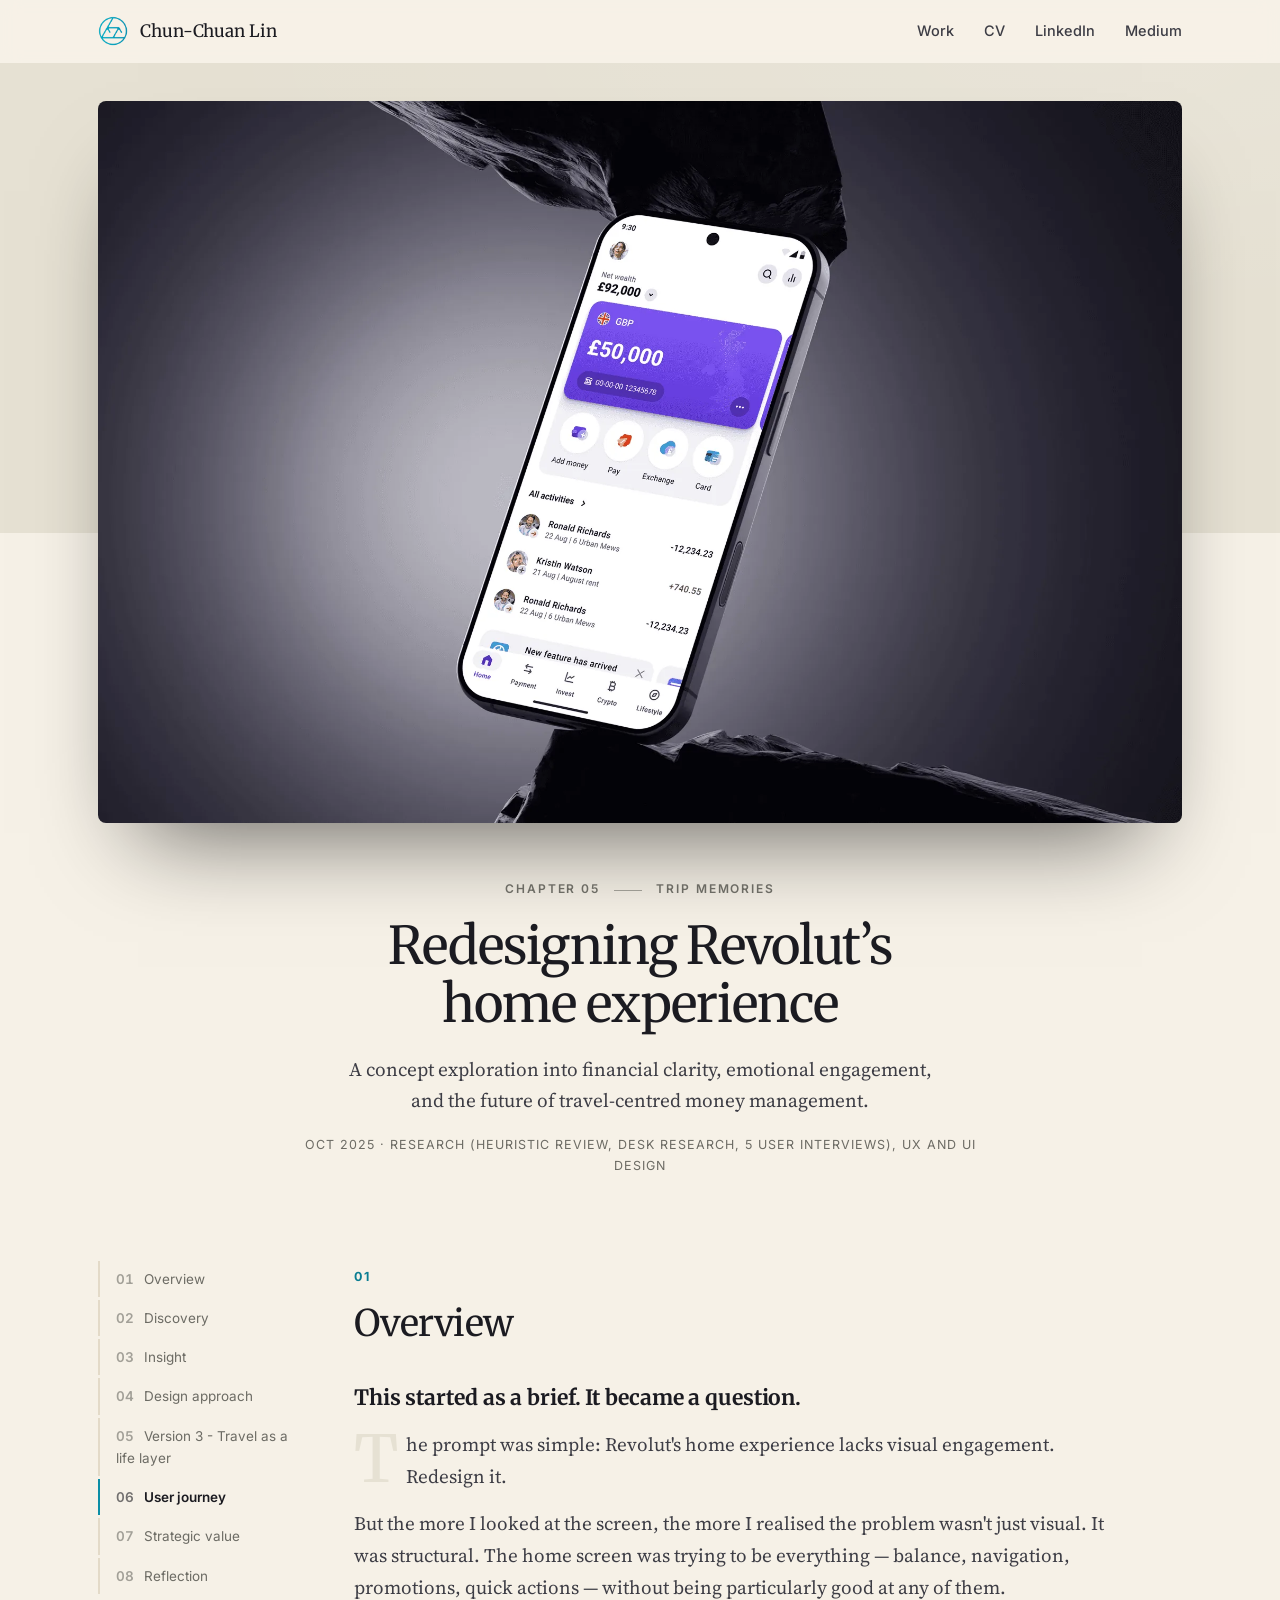
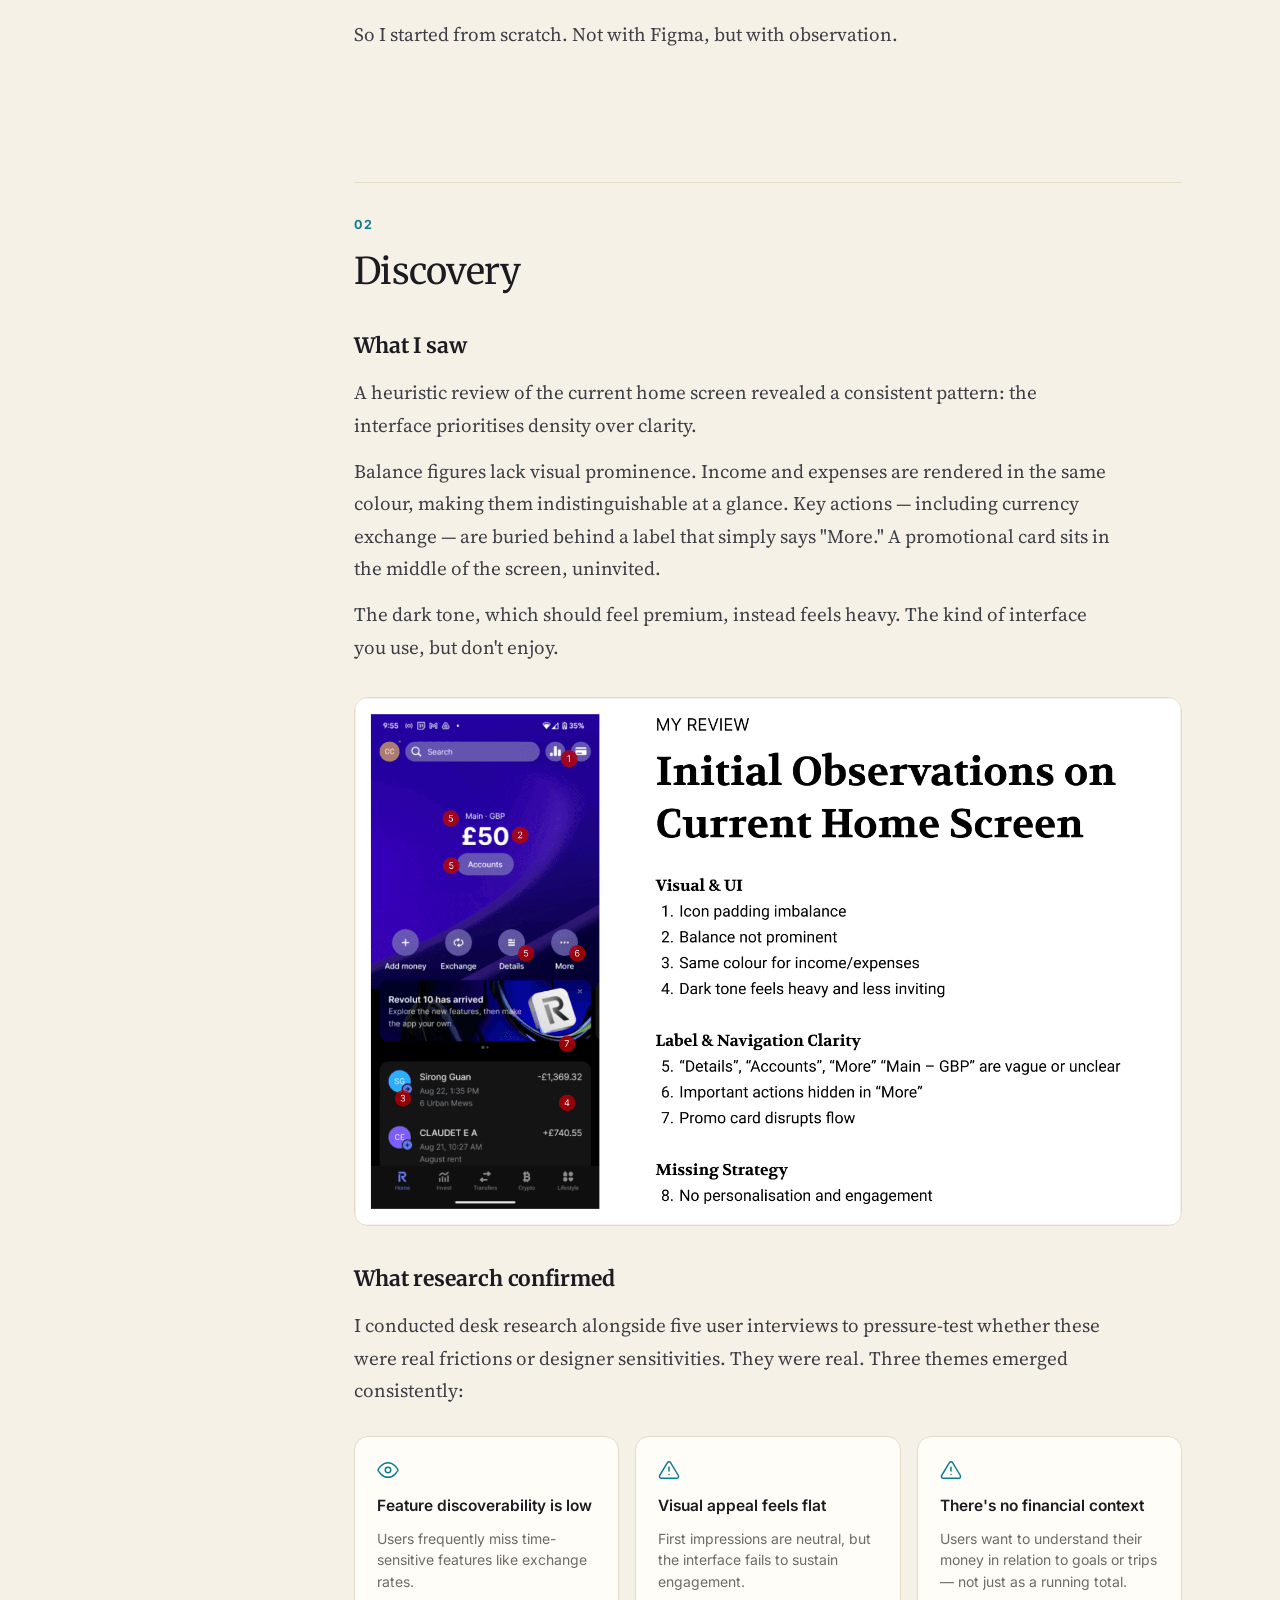
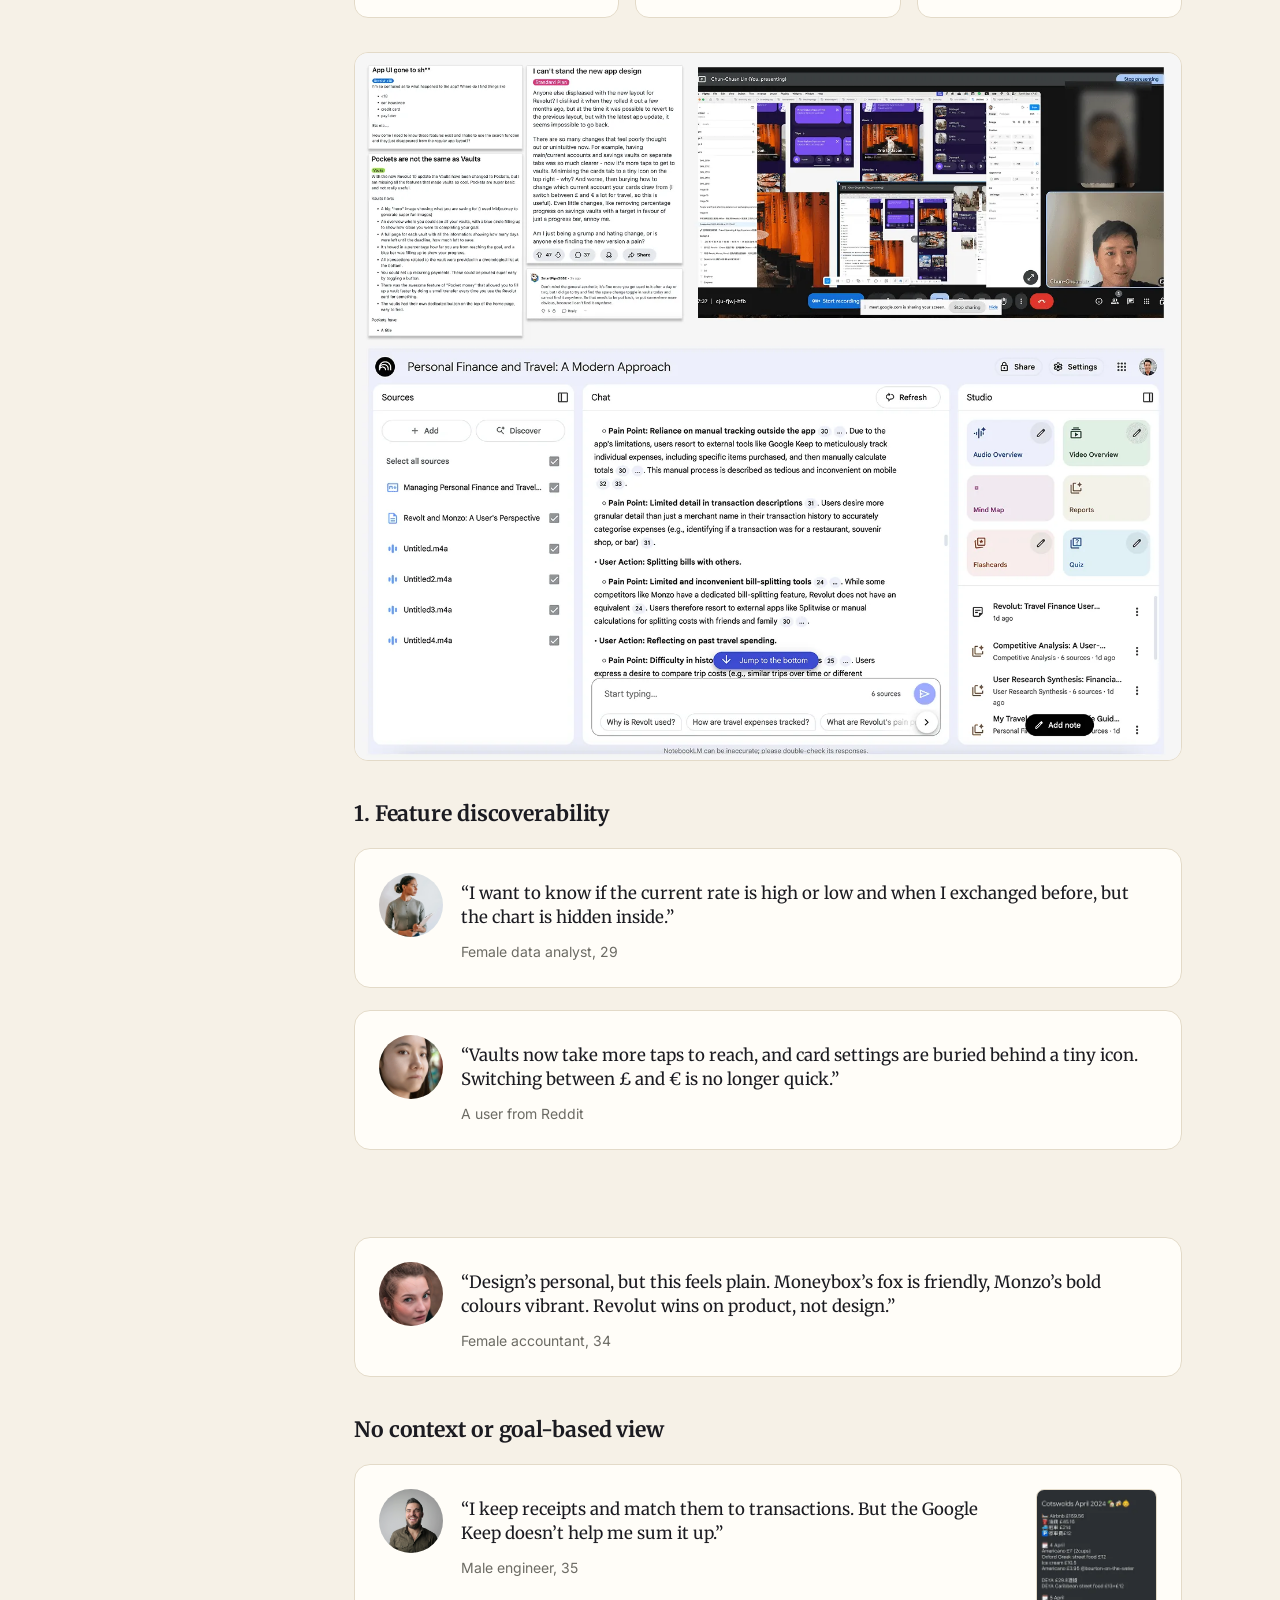
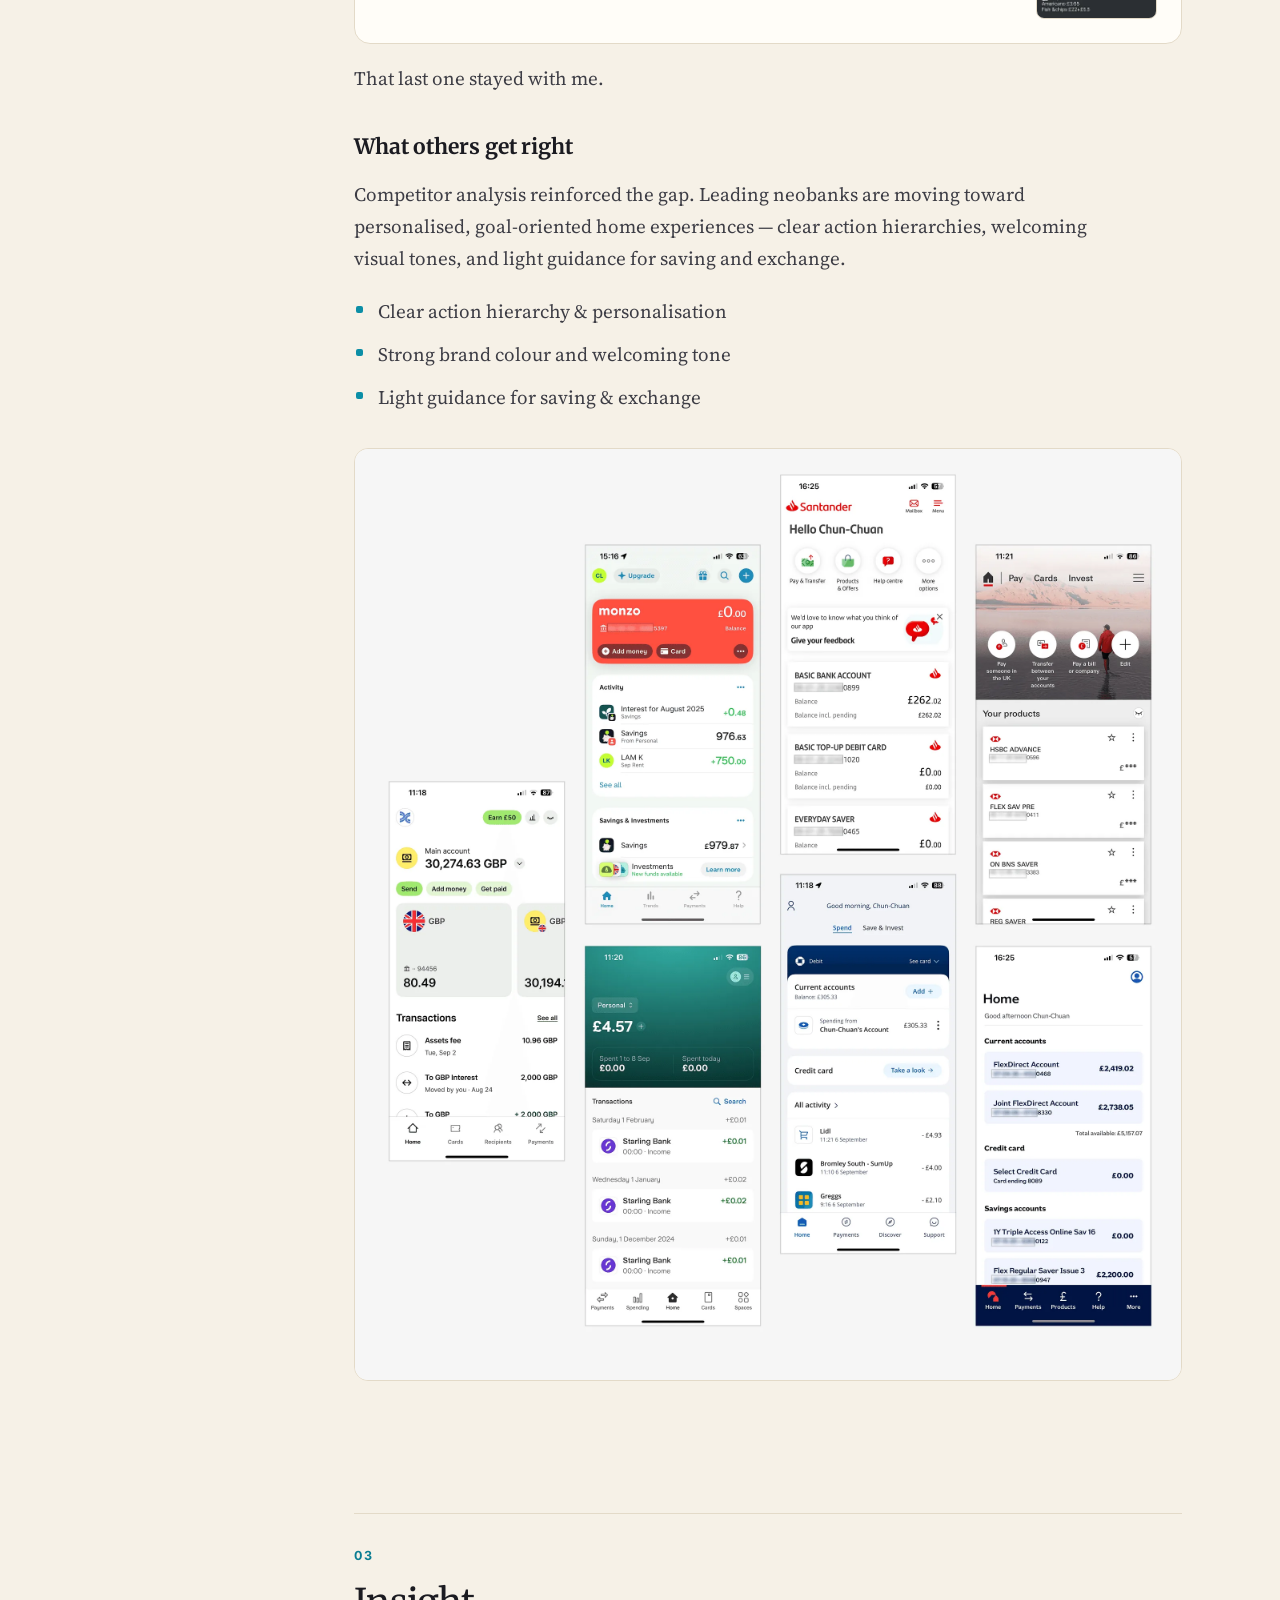
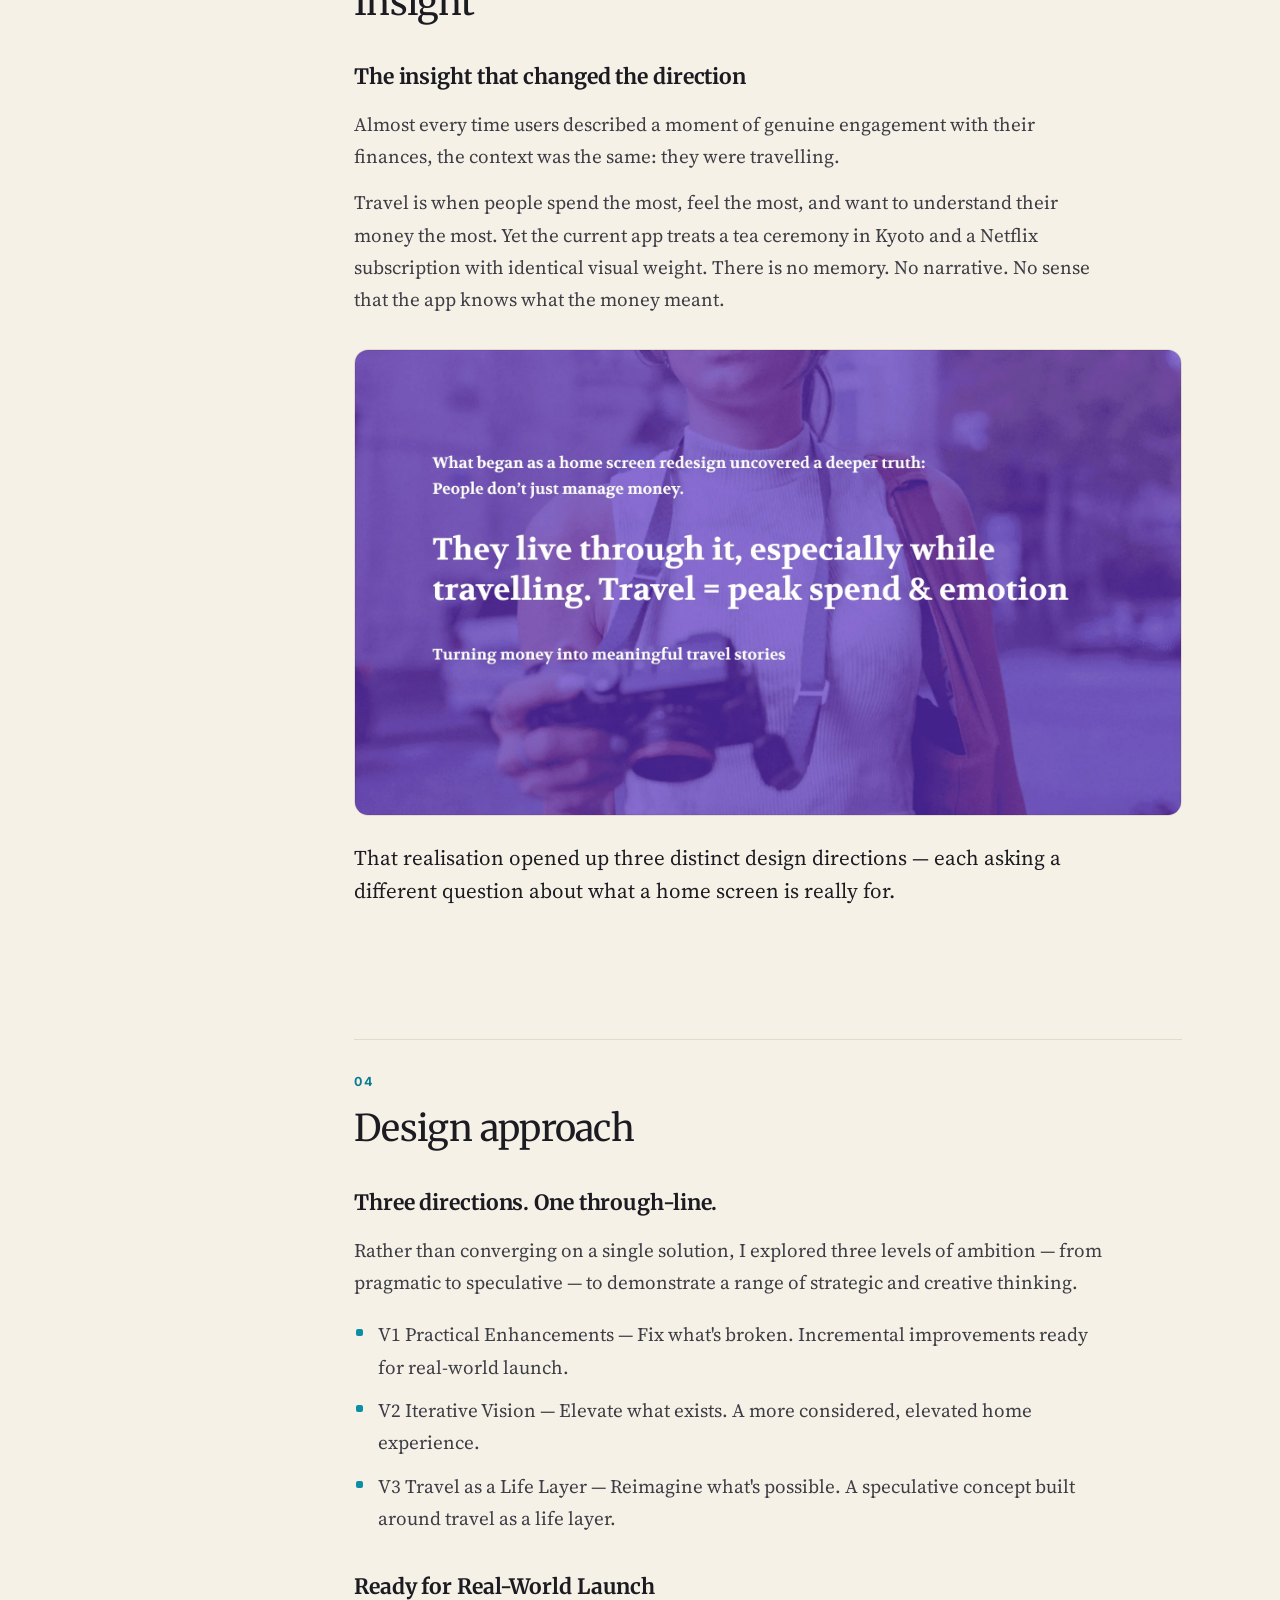
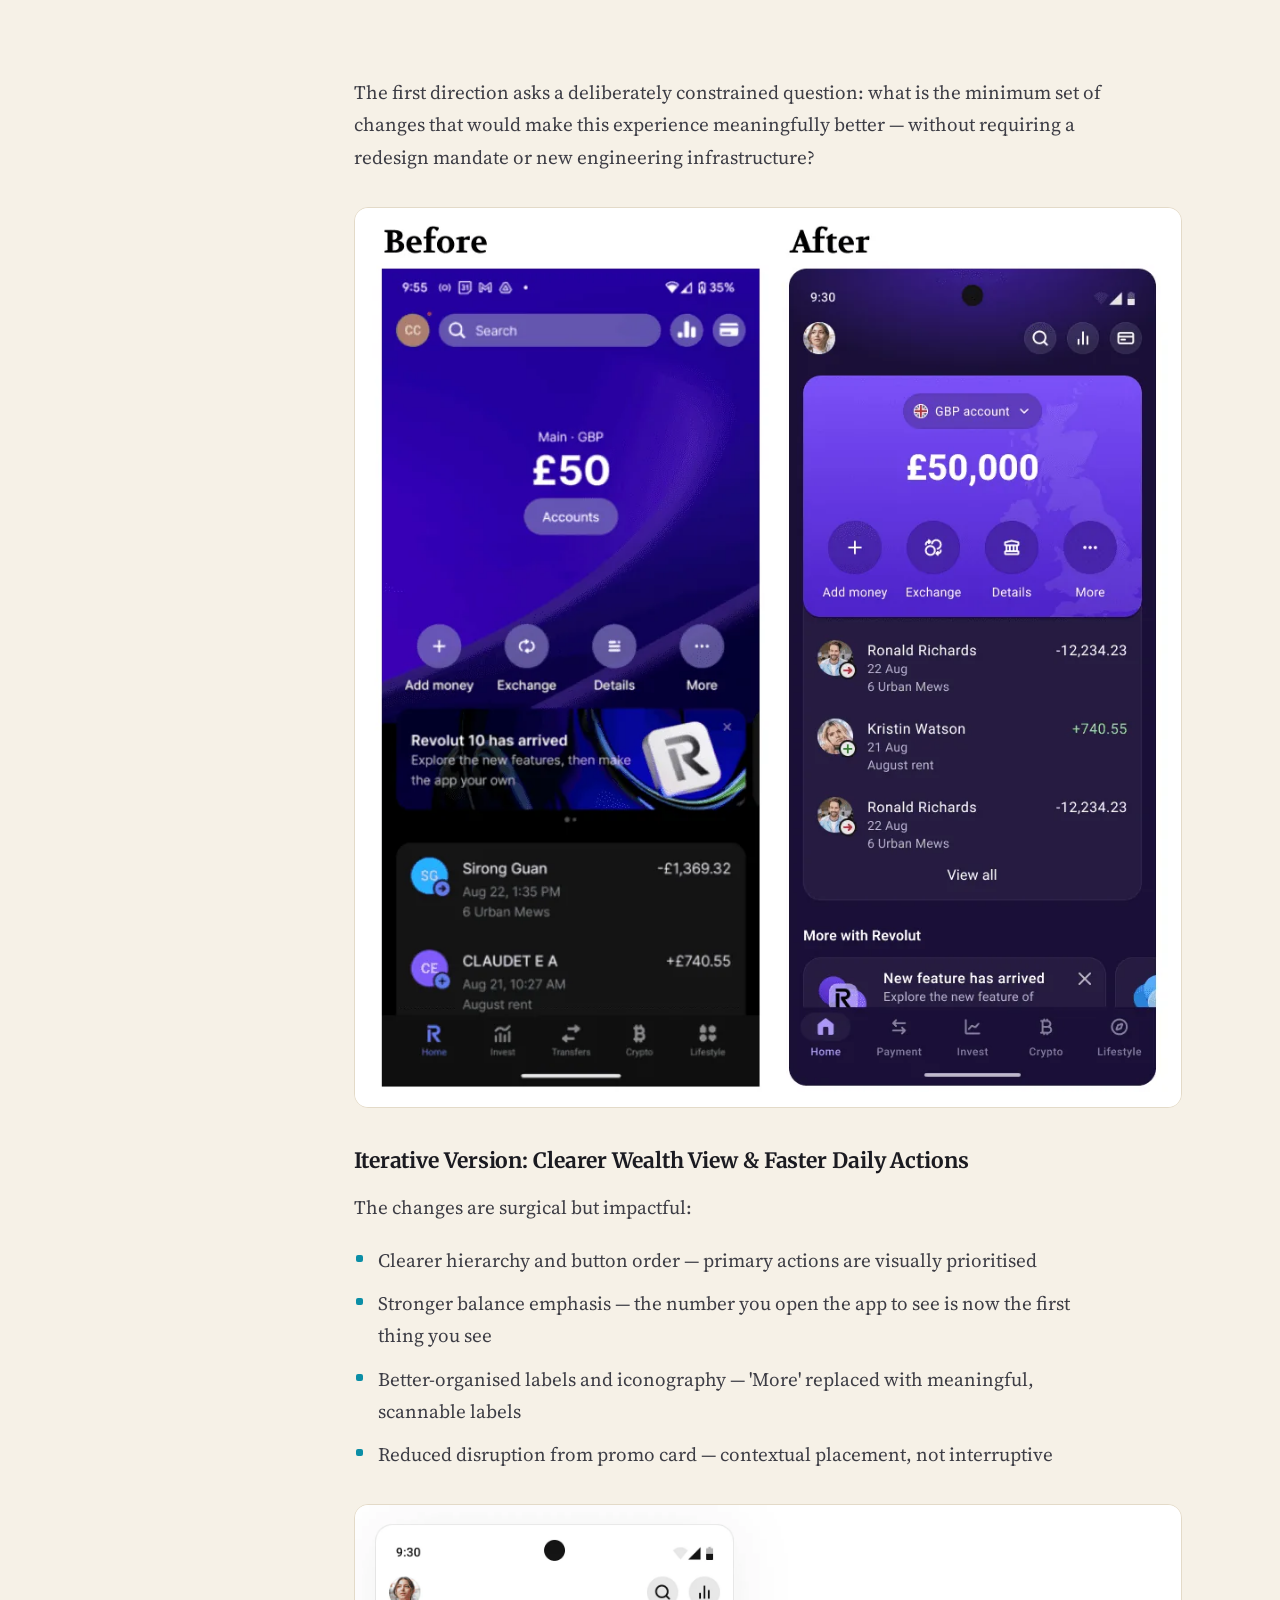
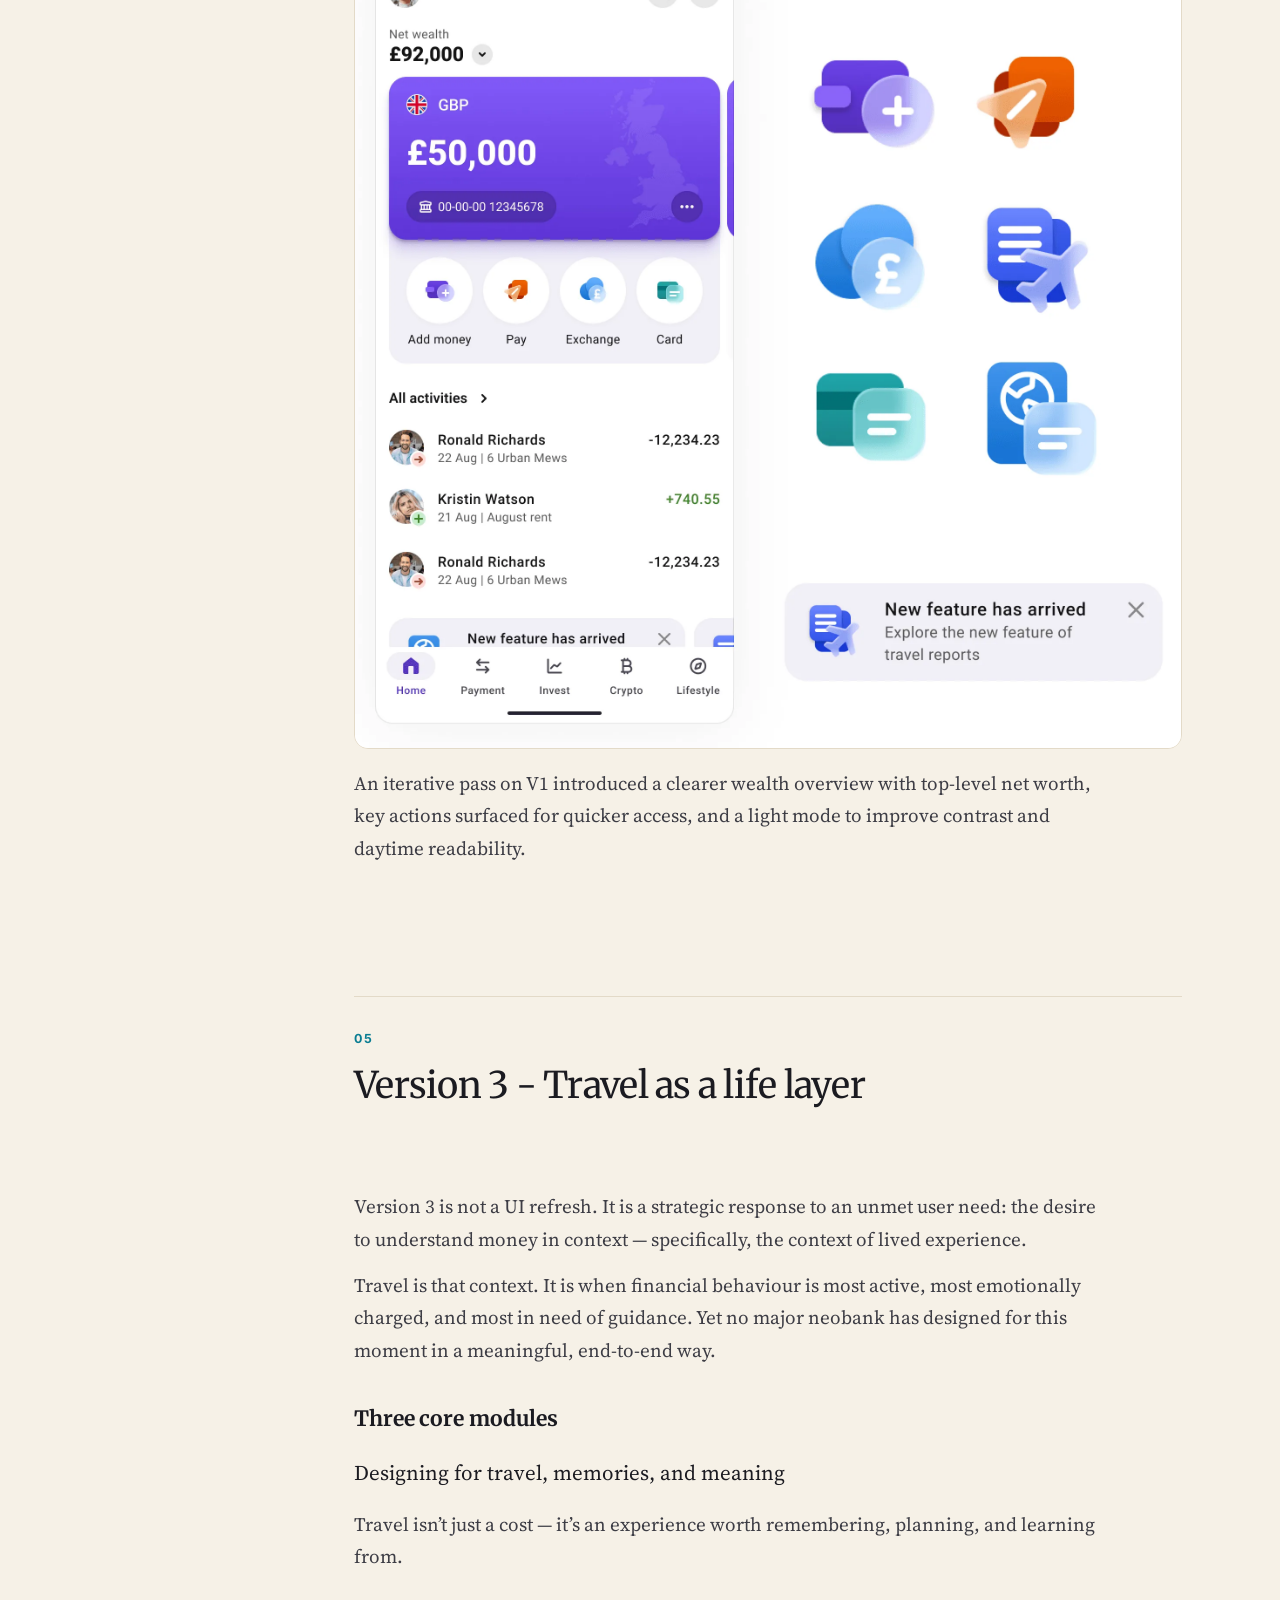
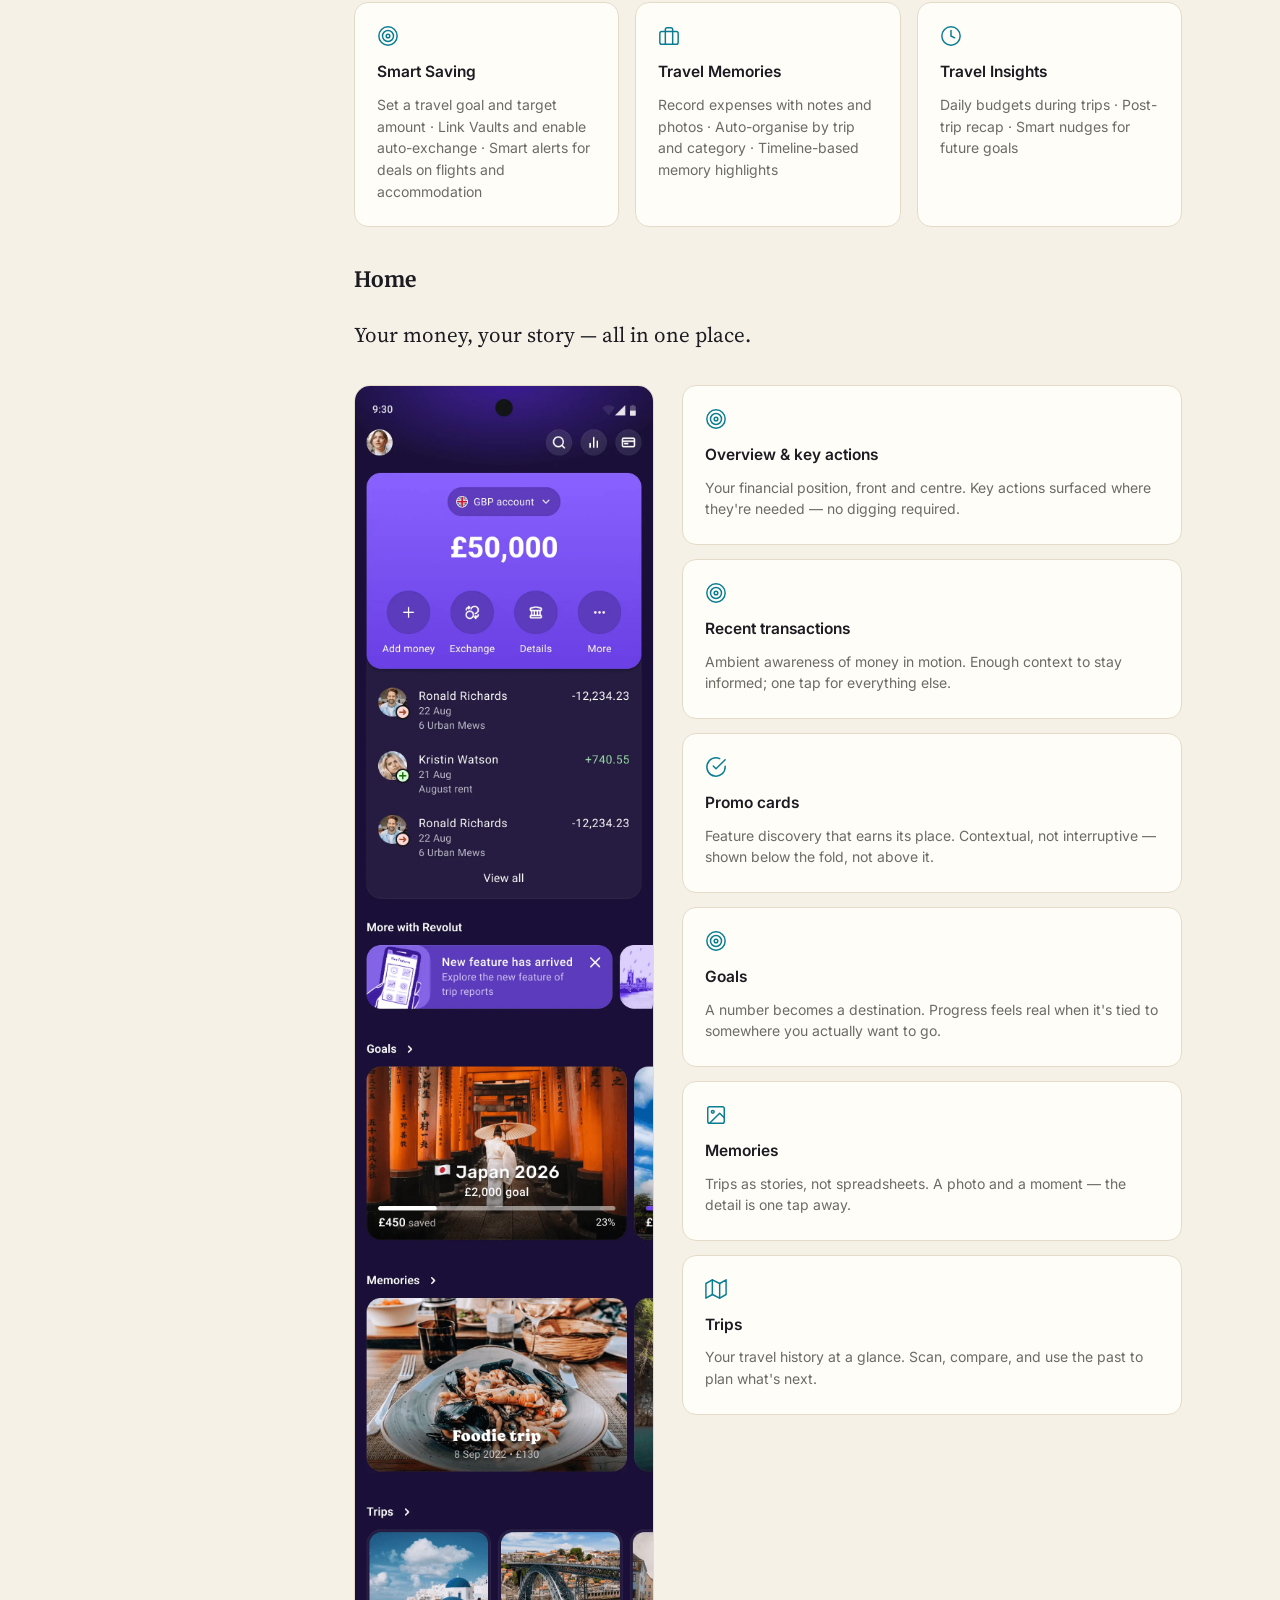
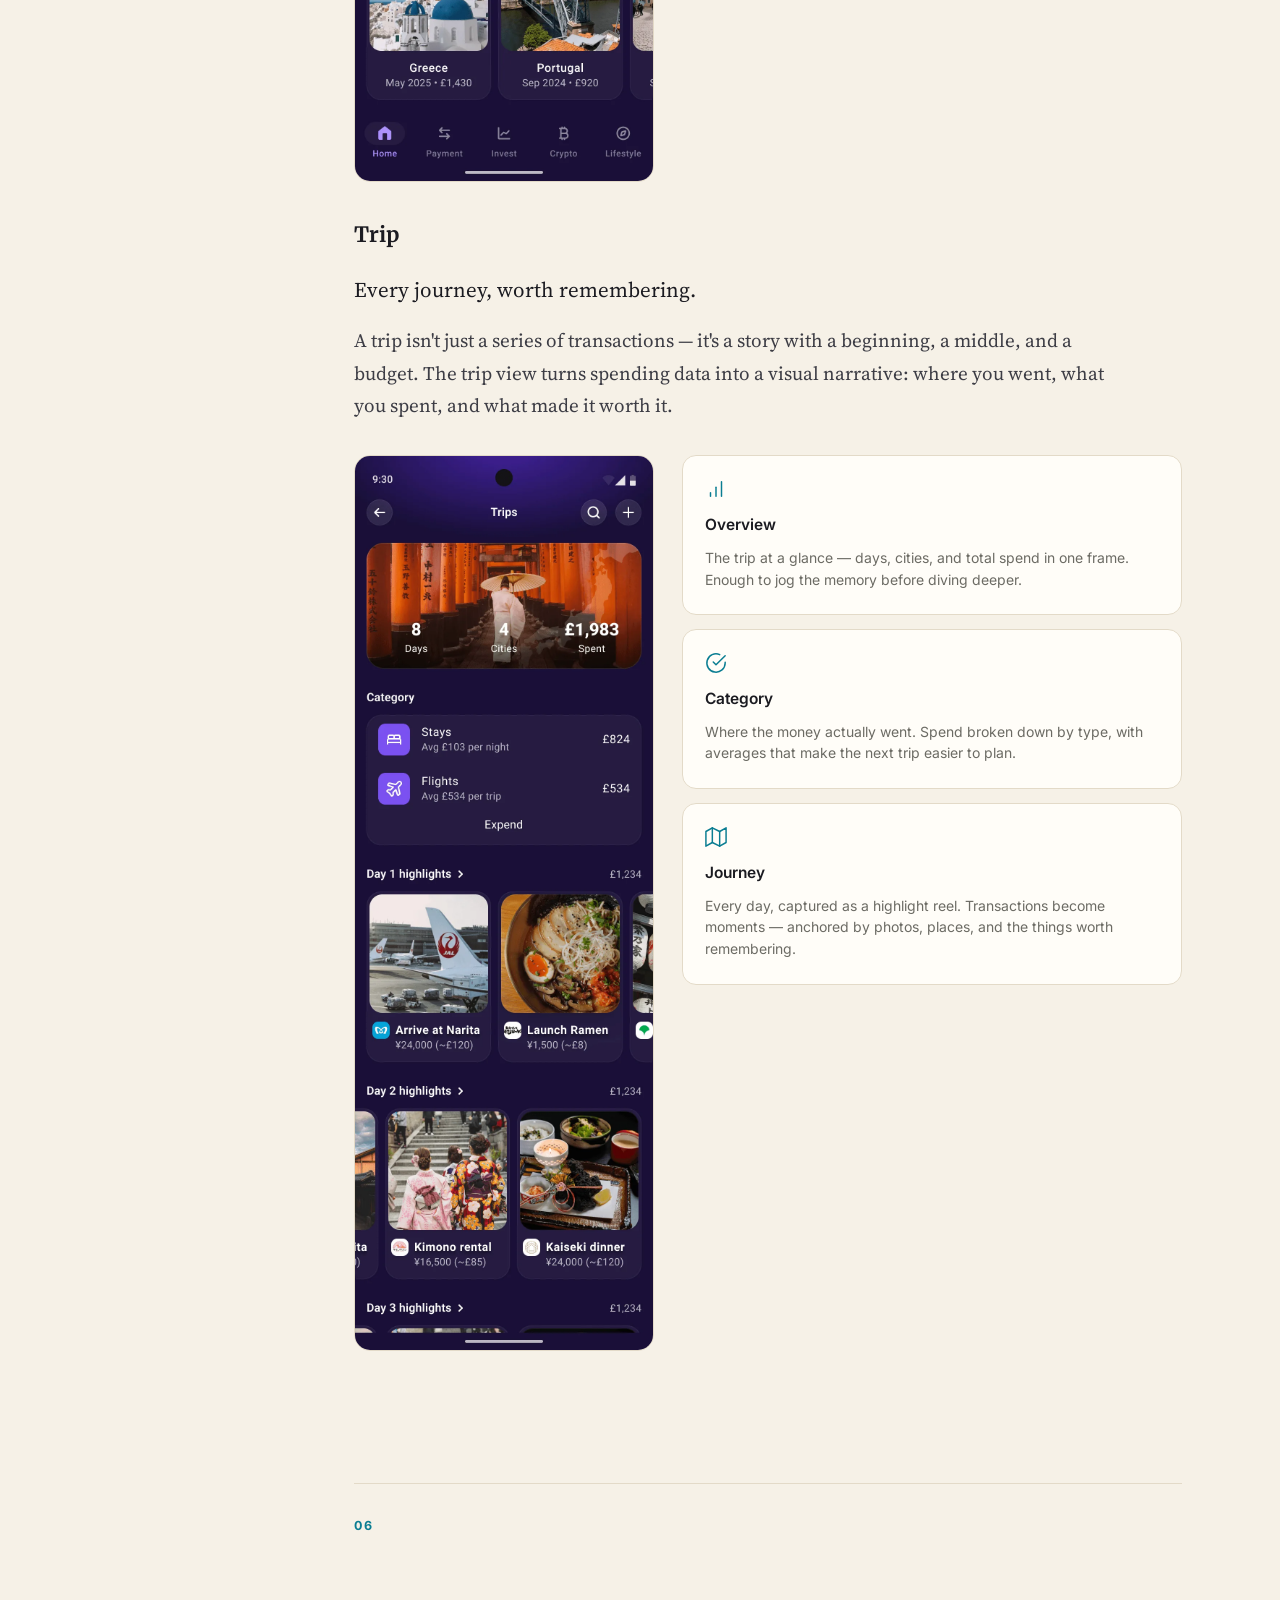
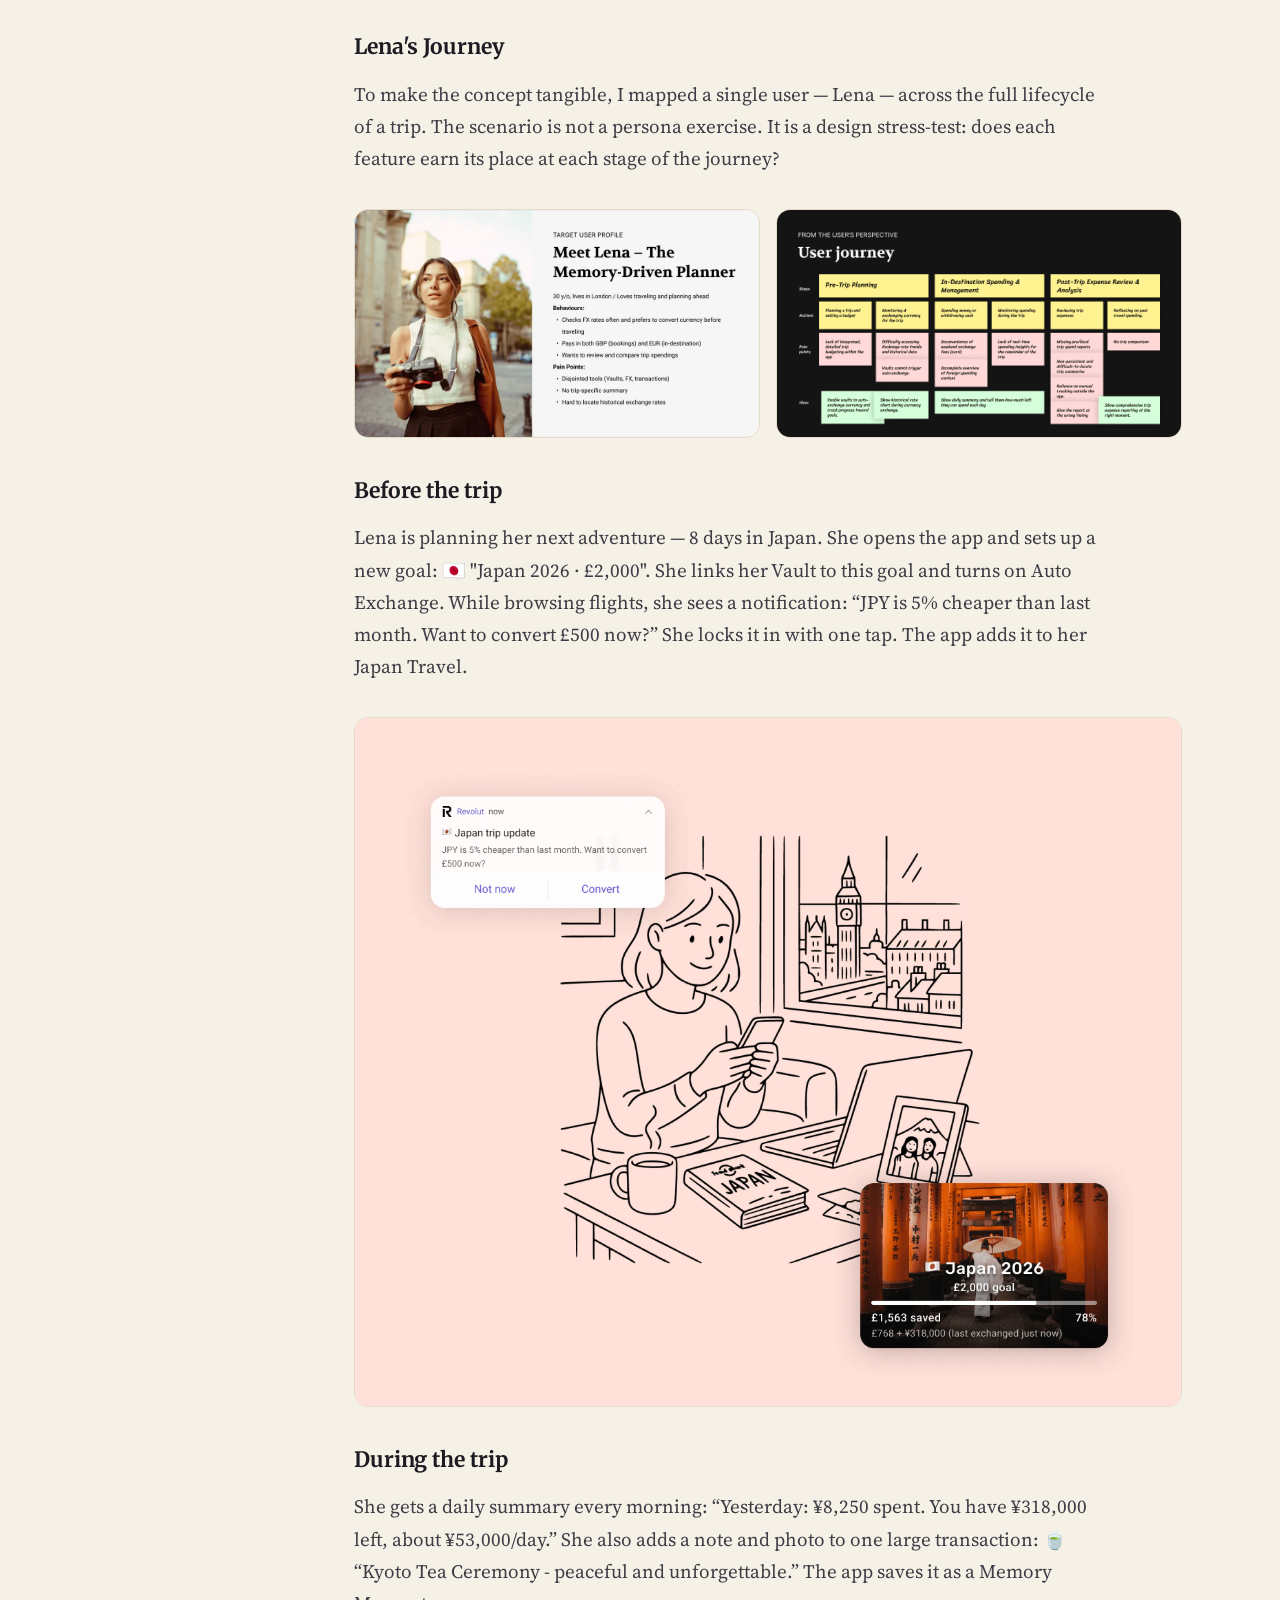
<file: work/trip-memories.html>
<!doctype html>
<html lang="en">
<head>
<meta charset="utf-8">
<meta name="viewport" content="width=device-width, initial-scale=1">
<title>Redesigning Revolut’s home experience — Chun-Chuan Lin</title>
<meta name="description" content="A concept exploration into financial clarity, emotional engagement, and the future of travel-centred money management.">
<meta name="robots" content="noindex, nofollow">
<meta property="og:title" content="Redesigning Revolut’s home experience — Chun-Chuan Lin">
<meta property="og:description" content="A concept exploration into financial clarity, emotional engagement, and the future of travel-centred money management.">
<meta property="og:type" content="website">
<meta property="og:image" content="https://chunchuanlin.design/assets/img/TrorWvIDo5zv1eS2h04sgSZOtJ8.webp">
<link rel="icon" type="image/png" href="../assets/img/YUZRlfmyi6MVquyru4w5qhSXo.png">
<link rel="apple-touch-icon" href="../assets/img/tBvzRdnmvt2RYUskQSvIiSIpaNc.png">
<link rel="preconnect" href="https://fonts.googleapis.com">
<link rel="preconnect" href="https://fonts.gstatic.com" crossorigin>
<link href="https://fonts.googleapis.com/css2?family=Merriweather:ital,wght@0,300;0,400;0,700;0,900;1,300;1,400;1,700;1,900&family=IBM+Plex+Mono:wght@400;500&family=Inter:wght@400;500;600;700&family=Source+Serif+4:ital,opsz,wght@0,8..60,400;0,8..60,600;1,8..60,400&family=Caveat:wght@500&display=swap" rel="stylesheet">
<link rel="stylesheet" href="../assets/css/style.css?v=5820707c">
<link rel="stylesheet" href="../assets/css/book.css?v=90f53a5d">
</head>
<body class="cs-page">

<a class="skip-link" href="#main-content">Skip to content</a>

<div class="scroll-progress" aria-hidden="true"><span></span></div>
<div class="cursor-dot" aria-hidden="true"></div>

<header class="nav" id="nav">
  <div class="nav-in">
    <a class="brand" href="../index.html">
      <img src="../assets/img/ZoILuZUUzq1dYKgV54Ge7Sz8FY.webp" alt="">
      <span>Chun-Chuan&nbsp;Lin</span>
    </a>
    <span class="nav-run">Chapter 05 &middot; Trip Memories</span>
    <button class="nav-toggle" aria-label="Menu" aria-expanded="false">
      <span class="bar"></span><span class="bar"></span><span class="bar"></span>
    </button>
    <nav class="nav-links">
      <a href="../index.html#work">Work</a>
      <a href="https://drive.google.com/file/d/1oNs0wJNy0Ehd9rT3fSROXO7B89IPfbKE/view?usp=sharing" target="_blank" rel="noopener">CV</a>
      <a href="https://www.linkedin.com/in/chun-chuan-lin/" target="_blank" rel="noopener">LinkedIn</a>
      <a href="https://chunchuanlin.medium.com/" target="_blank" rel="noopener">Medium</a>
    </nav>
  </div>
  <div class="nav-backdrop"></div>
</header>
<main id="main-content">

<article class="chapter" style="--bb:#e6e1d3;--bi:#1d1d24;--ba:#c4572d">
  <header class="ch-open">
    <div class="ch-band" aria-hidden="true"></div>
    <figure class="ch-plate hero-gate"><img src="../assets/img/Zd6YJ8oDITVZUEIJeXDYrRijMY.webp" alt=""></figure>
    <div class="ch-title">
      <p class="ch-num hero-gate"><span>Chapter 05</span><span>Trip Memories</span></p>
      <h1 class="serif split hero-title"><span class="w">Redesigning</span> <span class="w">Revolut’s</span> <span class="w">home</span> <span class="w">experience</span></h1>
      <p class="sub hero-gate">A concept exploration into financial clarity, emotional engagement, and the future of travel-centred money management.</p>
      <p class="meta hero-gate">Oct 2025 · Research (Heuristic review, desk research, 5 user interviews), UX and UI design</p>
    </div>
  </header>

  <div class="cs-body">
    <aside class="toc"><nav aria-label="Sections"><ol><li><a href="#sec-overview-0">Overview</a></li><li><a href="#sec-discovery-1">Discovery</a></li><li><a href="#sec-insight-2">Insight</a></li><li><a href="#sec-design-approach-3">Design approach</a></li><li><a href="#sec-version-3-travel-as-a-life-layer-4">Version 3 - Travel as a life layer</a></li><li><a href="#sec-user-journey-5">User journey</a></li><li><a href="#sec-strategic-value-6">Strategic value</a></li><li><a href="#sec-reflection-7">Reflection</a></li></ol></nav></aside>
    <div class="cs-content">
      <section class="cs-section" id="sec-overview-0">
  <span class="num">01</span>
  <h2 class="divider serif split"><span class="w">Overview</span></h2>
  <h3 class="sub serif reveal">This started as a brief. It became a question.</h3>
<p class="text reveal">The prompt was simple: Revolut's home experience lacks visual engagement. Redesign it.</p>
<p class="text reveal">But the more I looked at the screen, the more I realised the problem wasn't just visual. It was structural. The home screen was trying to be everything — balance, navigation, promotions, quick actions — without being particularly good at any of them.</p>
<p class="text reveal">So I started from scratch. Not with Figma, but with observation.</p>
</section>
<section class="cs-section" id="sec-discovery-1">
  <span class="num">02</span>
  <h2 class="divider serif split"><span class="w">Discovery</span></h2>
  <h3 class="sub serif reveal">What I saw</h3>
<p class="text reveal">A heuristic review of the current home screen revealed a consistent pattern: the interface prioritises density over clarity.</p>
<p class="text reveal">Balance figures lack visual prominence. Income and expenses are rendered in the same colour, making them indistinguishable at a glance. Key actions — including currency exchange — are buried behind a label that simply says &quot;More.&quot; A promotional card sits in the middle of the screen, uninvited.</p>
<p class="text reveal">The dark tone, which should feel premium, instead feels heavy. The kind of interface you use, but don't enjoy.</p>
<figure class="reveal full"><img src="../assets/img/lN99x2y37KHawiuTkNTEkr0ffU.webp" alt="" loading="lazy"></figure>
<h3 class="sub serif reveal">What research confirmed</h3>
<p class="text reveal">I conducted desk research alongside five user interviews to pressure-test whether these were real frictions or designer sensitivities. They were real. Three themes emerged consistently:</p>
<div class="cards  reveal"><div class="mini"><svg class="mini-icon" viewBox="0 0 24 24" fill="none" stroke="currentColor" stroke-width="1.6" stroke-linecap="round" stroke-linejoin="round" aria-hidden="true"><path d="M1 12s4-8 11-8 11 8 11 8-4 8-11 8-11-8-11-8z"/><circle cx="12" cy="12" r="3"/></svg><b>Feature discoverability is low</b><span>Users frequently miss time-sensitive features like exchange rates.</span></div><div class="mini"><svg class="mini-icon" viewBox="0 0 24 24" fill="none" stroke="currentColor" stroke-width="1.6" stroke-linecap="round" stroke-linejoin="round" aria-hidden="true"><path d="M10.29 3.86 1.82 18a2 2 0 0 0 1.71 3h16.94a2 2 0 0 0 1.71-3L13.71 3.86a2 2 0 0 0-3.42 0z"/><line x1="12" y1="9" x2="12" y2="13"/><line x1="12" y1="17" x2="12.01" y2="17"/></svg><b>Visual appeal feels flat</b><span>First impressions are neutral, but the interface fails to sustain engagement.</span></div><div class="mini"><svg class="mini-icon" viewBox="0 0 24 24" fill="none" stroke="currentColor" stroke-width="1.6" stroke-linecap="round" stroke-linejoin="round" aria-hidden="true"><path d="M10.29 3.86 1.82 18a2 2 0 0 0 1.71 3h16.94a2 2 0 0 0 1.71-3L13.71 3.86a2 2 0 0 0-3.42 0z"/><line x1="12" y1="9" x2="12" y2="13"/><line x1="12" y1="17" x2="12.01" y2="17"/></svg><b>There's no financial context</b><span>Users want to understand their money in relation to goals or trips — not just as a running total.</span></div></div>
<figure class="reveal full"><img src="../assets/img/mboe9WnDwfX102F2SP3tNp7I.webp" alt="" loading="lazy"></figure>
<h3 class="sub serif reveal">1. Feature discoverability</h3>
<div class="persona reveal">
        <img src="../assets/img/U1kzFYi7aX51JGptQfi5SJFyw.webp" alt="">
        <div>
          <p class="q serif">&ldquo;I want to know if the current rate is high or low and when I exchanged before, but the chart is hidden inside.&rdquo;</p>
          <p class="pain">Female data analyst, 29</p>
        </div>
        
      </div>
<div class="persona reveal">
        <img src="../assets/img/iSL3dNZKOBthvlaQ1b6kbbXqwJM.webp" alt="">
        <div>
          <p class="q serif">&ldquo;Vaults now take more taps to reach, and card settings are buried behind a tiny icon. Switching between £ and € is no longer quick.&rdquo;</p>
          <p class="pain">A user from Reddit</p>
        </div>
        
      </div>
<h3 class="sub serif reveal">Visual appeal feels flat</h3>
<div class="persona reveal">
        <img src="../assets/img/Z7iNxojSvoNRGjtdD874wYt2gXA.webp" alt="">
        <div>
          <p class="q serif">&ldquo;Design’s personal, but this feels plain. Moneybox’s fox is friendly, Monzo’s bold colours vibrant. Revolut wins on product, not design.&rdquo;</p>
          <p class="pain">Female accountant, 34</p>
        </div>
        
      </div>
<h3 class="sub serif reveal">No context or goal-based view</h3>
<div class="persona has-evidence reveal">
        <img src="../assets/img/Cn2kPE26GUg0MGL1iZgYLar0.webp" alt="">
        <div>
          <p class="q serif">&ldquo;I keep receipts and match them to transactions. But the Google Keep doesn’t help me sum it up.&rdquo;</p>
          <p class="pain">Male engineer, 35</p>
        </div>
        <img class="evidence" src="../assets/img/GcyZXOJECDmrTg9idGimxDOedUI.webp" alt="">
      </div>
<p class="text reveal">That last one stayed with me.</p>
<h3 class="sub serif reveal">What others get right</h3>
<p class="text reveal">Competitor analysis reinforced the gap. Leading neobanks are moving toward personalised, goal-oriented home experiences — clear action hierarchies, welcoming visual tones, and light guidance for saving and exchange.</p>
<ul class="bullets reveal"><li>Clear action hierarchy &amp; personalisation</li><li>Strong brand colour and welcoming tone</li><li>Light guidance for saving &amp; exchange</li></ul>
<figure class="reveal full"><img src="../assets/img/hHBJJgVaQMd18stv2P2azxhj3TY.webp" alt="" loading="lazy"></figure>
</section>
<section class="cs-section" id="sec-insight-2">
  <span class="num">03</span>
  <h2 class="divider serif split"><span class="w">Insight</span></h2>
  <h3 class="sub serif reveal">The insight that changed the direction</h3>
<p class="text reveal">Almost every time users described a moment of genuine engagement with their finances, the context was the same: they were travelling.</p>
<p class="text reveal">Travel is when people spend the most, feel the most, and want to understand their money the most. Yet the current app treats a tea ceremony in Kyoto and a Netflix subscription with identical visual weight. There is no memory. No narrative. No sense that the app knows what the money meant.</p>
<figure class="reveal full"><img src="../assets/img/iSzRPQRQfrJ6HXk7Swxn3JfUgw.webp" alt="" loading="lazy"></figure>
<p class="lead reveal">That realisation opened up three distinct design directions — each asking a different question about what a home screen is really for.</p>
</section>
<section class="cs-section" id="sec-design-approach-3">
  <span class="num">04</span>
  <h2 class="divider serif split"><span class="w">Design</span> <span class="w">approach</span></h2>
  <h3 class="sub serif reveal">Three directions. One through-line.</h3>
<p class="text reveal">Rather than converging on a single solution, I explored three levels of ambition — from pragmatic to speculative — to demonstrate a range of strategic and creative thinking.</p>
<ul class="bullets reveal"><li>V1 Practical Enhancements — Fix what's broken. Incremental improvements ready for real-world launch.</li><li>V2 Iterative Vision — Elevate what exists. A more considered, elevated home experience.</li><li>V3 Travel as a Life Layer — Reimagine what's possible. A speculative concept built around travel as a life layer.</li></ul>
<h3 class="sub serif reveal">Ready for Real-World Launch</h3>
<p class="lead reveal">Practical Enhancements</p>
<p class="text reveal">The first direction asks a deliberately constrained question: what is the minimum set of changes that would make this experience meaningfully better — without requiring a redesign mandate or new engineering infrastructure?</p>
<figure class="reveal full"><img src="../assets/img/EyIKhe2f76hxMcVEf4INOZa4OI.webp" alt="" loading="lazy"></figure>
<h3 class="sub serif reveal">Iterative Version: Clearer Wealth View &amp; Faster Daily Actions</h3>
<p class="text reveal">The changes are surgical but impactful:</p>
<ul class="bullets reveal"><li>Clearer hierarchy and button order — primary actions are visually prioritised</li><li>Stronger balance emphasis — the number you open the app to see is now the first thing you see</li><li>Better-organised labels and iconography — 'More' replaced with meaningful, scannable labels</li><li>Reduced disruption from promo card — contextual placement, not interruptive</li></ul>
<figure class="reveal full"><img src="../assets/img/EtFK5YnKzRuUFY5Ikt8SD2UDrVk.webp" alt="" loading="lazy"></figure>
<p class="text reveal">An iterative pass on V1 introduced a clearer wealth overview with top-level net worth, key actions surfaced for quicker access, and a light mode to improve contrast and daytime readability.</p>
</section>
<section class="cs-section" id="sec-version-3-travel-as-a-life-layer-4">
  <span class="num">05</span>
  <h2 class="divider serif split"><span class="w">Version</span> <span class="w">3</span> <span class="w">-</span> <span class="w">Travel</span> <span class="w">as</span> <span class="w">a</span> <span class="w">life</span> <span class="w">layer</span></h2>
  <h3 class="sub serif reveal">From Transactions to Travel Stories</h3>
<p class="text reveal">Version 3 is not a UI refresh. It is a strategic response to an unmet user need: the desire to understand money in context — specifically, the context of lived experience.</p>
<p class="text reveal">Travel is that context. It is when financial behaviour is most active, most emotionally charged, and most in need of guidance. Yet no major neobank has designed for this moment in a meaningful, end-to-end way.</p>
<h3 class="sub serif reveal">Three core modules</h3>
<p class="lead reveal">Designing for travel, memories, and meaning</p>
<p class="text reveal">Travel isn’t just a cost — it’s an experience worth remembering, planning, and learning from.</p>
<div class="cards  reveal"><div class="mini"><svg class="mini-icon" viewBox="0 0 24 24" fill="none" stroke="currentColor" stroke-width="1.6" stroke-linecap="round" stroke-linejoin="round" aria-hidden="true"><circle cx="12" cy="12" r="10"/><circle cx="12" cy="12" r="6"/><circle cx="12" cy="12" r="2"/></svg><b>Smart Saving</b><span>Set a travel goal and target amount · Link Vaults and enable auto-exchange · Smart alerts for deals on flights and accommodation</span></div><div class="mini"><svg class="mini-icon" viewBox="0 0 24 24" fill="none" stroke="currentColor" stroke-width="1.6" stroke-linecap="round" stroke-linejoin="round" aria-hidden="true"><rect x="2" y="7" width="20" height="14" rx="2"/><path d="M16 21V5a2 2 0 0 0-2-2h-4a2 2 0 0 0-2 2v16"/></svg><b>Travel Memories</b><span>Record expenses with notes and photos · Auto-organise by trip and category · Timeline-based memory highlights</span></div><div class="mini"><svg class="mini-icon" viewBox="0 0 24 24" fill="none" stroke="currentColor" stroke-width="1.6" stroke-linecap="round" stroke-linejoin="round" aria-hidden="true"><circle cx="12" cy="12" r="10"/><polyline points="12 6 12 12 16 14"/></svg><b>Travel Insights</b><span>Daily budgets during trips · Post-trip recap · Smart nudges for future goals</span></div></div>
<h3 class="sub serif reveal">Home</h3>
<p class="lead reveal">Your money, your story — all in one place.</p>
<div class="screen-compare full reveal">
        <img src="../assets/img/axuKjE609rgfnL7z2CVEKw0I.webp" alt="" loading="lazy">
        <div class="callouts"><div class="mini"><svg class="mini-icon" viewBox="0 0 24 24" fill="none" stroke="currentColor" stroke-width="1.6" stroke-linecap="round" stroke-linejoin="round" aria-hidden="true"><circle cx="12" cy="12" r="10"/><circle cx="12" cy="12" r="6"/><circle cx="12" cy="12" r="2"/></svg><b>Overview &amp; key actions</b><span>Your financial position, front and centre. Key actions surfaced where they're needed — no digging required.</span></div><div class="mini"><svg class="mini-icon" viewBox="0 0 24 24" fill="none" stroke="currentColor" stroke-width="1.6" stroke-linecap="round" stroke-linejoin="round" aria-hidden="true"><circle cx="12" cy="12" r="10"/><circle cx="12" cy="12" r="6"/><circle cx="12" cy="12" r="2"/></svg><b>Recent transactions</b><span>Ambient awareness of money in motion. Enough context to stay informed; one tap for everything else.</span></div><div class="mini"><svg class="mini-icon" viewBox="0 0 24 24" fill="none" stroke="currentColor" stroke-width="1.6" stroke-linecap="round" stroke-linejoin="round" aria-hidden="true"><path d="M22 11.08V12a10 10 0 1 1-5.93-9.14"/><polyline points="22 4 12 14.01 9 11.01"/></svg><b>Promo cards</b><span>Feature discovery that earns its place. Contextual, not interruptive — shown below the fold, not above it.</span></div><div class="mini"><svg class="mini-icon" viewBox="0 0 24 24" fill="none" stroke="currentColor" stroke-width="1.6" stroke-linecap="round" stroke-linejoin="round" aria-hidden="true"><circle cx="12" cy="12" r="10"/><circle cx="12" cy="12" r="6"/><circle cx="12" cy="12" r="2"/></svg><b>Goals</b><span>A number becomes a destination. Progress feels real when it's tied to somewhere you actually want to go.</span></div><div class="mini"><svg class="mini-icon" viewBox="0 0 24 24" fill="none" stroke="currentColor" stroke-width="1.6" stroke-linecap="round" stroke-linejoin="round" aria-hidden="true"><rect x="3" y="3" width="18" height="18" rx="2"/><circle cx="8.5" cy="8.5" r="1.5"/><polyline points="21 15 16 10 5 21"/></svg><b>Memories</b><span>Trips as stories, not spreadsheets. A photo and a moment — the detail is one tap away.</span></div><div class="mini"><svg class="mini-icon" viewBox="0 0 24 24" fill="none" stroke="currentColor" stroke-width="1.6" stroke-linecap="round" stroke-linejoin="round" aria-hidden="true"><polygon points="1 6 1 22 8 18 16 22 23 18 23 2 16 6 8 2 1 6"/><line x1="8" y1="2" x2="8" y2="18"/><line x1="16" y1="6" x2="16" y2="22"/></svg><b>Trips</b><span>Your travel history at a glance. Scan, compare, and use the past to plan what's next.</span></div></div>
      </div>
<h3 class="sub serif reveal">Trip</h3>
<p class="lead reveal">Every journey, worth remembering.</p>
<p class="text reveal">A trip isn't just a series of transactions — it's a story with a beginning, a middle, and a budget. The trip view turns spending data into a visual narrative: where you went, what you spent, and what made it worth it.</p>
<div class="screen-compare full reveal">
        <img src="../assets/img/Rap5AVUatEqaicDKhvPZXMdD7o.webp" alt="" loading="lazy">
        <div class="callouts"><div class="mini"><svg class="mini-icon" viewBox="0 0 24 24" fill="none" stroke="currentColor" stroke-width="1.6" stroke-linecap="round" stroke-linejoin="round" aria-hidden="true"><line x1="12" y1="20" x2="12" y2="10"/><line x1="18" y1="20" x2="18" y2="4"/><line x1="6" y1="20" x2="6" y2="16"/></svg><b>Overview</b><span>The trip at a glance — days, cities, and total spend in one frame. Enough to jog the memory before diving deeper.</span></div><div class="mini"><svg class="mini-icon" viewBox="0 0 24 24" fill="none" stroke="currentColor" stroke-width="1.6" stroke-linecap="round" stroke-linejoin="round" aria-hidden="true"><path d="M22 11.08V12a10 10 0 1 1-5.93-9.14"/><polyline points="22 4 12 14.01 9 11.01"/></svg><b>Category</b><span>Where the money actually went. Spend broken down by type, with averages that make the next trip easier to plan.</span></div><div class="mini"><svg class="mini-icon" viewBox="0 0 24 24" fill="none" stroke="currentColor" stroke-width="1.6" stroke-linecap="round" stroke-linejoin="round" aria-hidden="true"><polygon points="1 6 1 22 8 18 16 22 23 18 23 2 16 6 8 2 1 6"/><line x1="8" y1="2" x2="8" y2="18"/><line x1="16" y1="6" x2="16" y2="22"/></svg><b>Journey</b><span>Every day, captured as a highlight reel. Transactions become moments — anchored by photos, places, and the things worth remembering.</span></div></div>
      </div>
</section>
<section class="cs-section" id="sec-user-journey-5">
  <span class="num">06</span>
  <h2 class="divider serif split"><span class="w">User</span> <span class="w">journey</span></h2>
  <h3 class="sub serif reveal">Lena's Journey</h3>
<p class="text reveal">To make the concept tangible, I mapped a single user — Lena — across the full lifecycle of a trip. The scenario is not a persona exercise. It is a design stress-test: does each feature earn its place at each stage of the journey?</p>
<div class="figrow two full reveal"><img src="../assets/img/AsiWYnjdcmSt2nktjFScLilHYS4.webp" alt="" loading="lazy"><img src="../assets/img/b6PXmHwH5ryPrKapefnRktMzg.webp" alt="" loading="lazy"></div>
<h3 class="sub serif reveal">Before the trip</h3>
<p class="text reveal">Lena is planning her next adventure — 8 days in Japan. She opens the app and sets up a new goal: 🇯🇵 &quot;Japan 2026 · £2,000&quot;. She links her Vault to this goal and turns on Auto Exchange. While browsing flights, she sees a notification: “JPY is 5% cheaper than last month. Want to convert £500 now?” She locks it in with one tap. The app adds it to her Japan Travel.</p>
<figure class="reveal full"><img src="../assets/img/LliGWZXd4sQ6m4mTtajz8K8vdzA.webp" alt="" loading="lazy"></figure>
<h3 class="sub serif reveal">During the trip</h3>
<p class="text reveal">She gets a daily summary every morning: “Yesterday: ¥8,250 spent. You have ¥318,000 left, about ¥53,000/day.” She also adds a note and photo to one large transaction: 🍵 “Kyoto Tea Ceremony - peaceful and unforgettable.” The app saves it as a Memory Moment.</p>
<figure class="reveal full"><img src="../assets/img/bxja3J30EKtpYBqCXyIOHoz319E.webp" alt="" loading="lazy"></figure>
<h3 class="sub serif reveal">After the trip</h3>
<p class="text reveal">Lena arrives back in London. A few days later, the app notifies her: “Your trip to Japan cost £1,983 across 21 transactions. Want to relive it?” She opens a visual report with tagged expenses, photos, and a chart comparing her budget vs actual spend. She shares the summary with her friends when someone asks, “How much did you spend?”</p>
<figure class="reveal full"><img src="../assets/img/qS6Ux0Hpicftmc4J3Dlp78MxrG4.webp" alt="" loading="lazy"></figure>
<h3 class="sub serif reveal">A few months later</h3>
<p class="text reveal">Later, the app reminds her: “Half a year since Japan. Ready to start your next chapter? Start saving for Korea now while flights are still low.” She taps &quot;Yes&quot;, names it: &quot;Korea 2027&quot;, and begins saving again.</p>
<figure class="reveal full"><img src="../assets/img/9jorSCUPUqghSKJ74gHGyVK29w.webp" alt="" loading="lazy"></figure>
</section>
<section class="cs-section" id="sec-strategic-value-6">
  <span class="num">07</span>
  <h2 class="divider serif split"><span class="w">Strategic</span> <span class="w">value</span></h2>
  <h3 class="sub serif reveal">Why this matters</h3>
<p class="lead reveal">Version 3 is not just a UI concept. It is a response to three business risks that a purely cosmetic redesign would not address.</p>
<ul class="bullets reveal"><li>Hidden FX features reduce monetisation of Revolut's core exchange product</li><li>Flat emotional experience creates vulnerability to competitors with stronger brand hooks (Monzo, N26)</li><li>No goal-based view reduces user motivation to save — limiting vault and premium tier adoption</li></ul>
<p class="text reveal">The design responds directly: V1 and V2 address clarity and discoverability. V3 addresses emotional connection, savings motivation, and long-term retention through a travel-centred life layer.</p>
</section>
<section class="cs-section" id="sec-reflection-7">
  <span class="num">08</span>
  <h2 class="divider serif split"><span class="w">Reflection</span></h2>
  <h3 class="sub serif reveal">What this is</h3>
<p class="text reveal">This is a concept project. Version 3 is not a product spec — it is a provocation. An attempt to explore what financial software could feel like when it respects not just your budget, but your experiences.</p>
<p class="text reveal">The research conducted — 5 user interviews and desk research — is directionally useful but not statistically significant. The design decisions are grounded in observable patterns, not validated through usability testing.</p>
<h3 class="sub serif reveal">What comes next</h3>
<ul class="bullets reveal"><li>Usability test V1 &amp; V2 changes with Revolut users to validate hierarchy decisions</li><li>Prototype the V3 goal-setting flow and test discoverability of travel features</li><li>Validate the Memory Moments concept — is it compelling enough to sustain engagement, or a novelty?</li><li>Explore the tension between Revolut's dark, premium brand and the warmer, lighter tone this concept suggests</li></ul>
<p class="lead reveal">Good UX doesn't just guide — it empowers and connects.</p>
</section>
    </div>
  </div>

  <footer class="ch-end">
    <p class="ch-fin" aria-hidden="true">&#10086;</p>
    <a class="ch-next" href="provider-redesign.html" style="--h:300px;--w:210px;--bb:#1f3b33;--bi:#ead9ae;--ba:#c9a868">
      <span class="ch-next-book"><span class="cover"><span class="cv cv--band"><span class="cv-top"><span>Chun-Chuan Lin</span><span>2025</span></span><span class="cv-pic"><img src="../assets/img/VFbImBTynQh7F0MmkZp4YDalEAE.webp" alt="" loading="lazy" style="object-position:40% 50%"></span><span class="cv-words"><span class="cv-num">01</span><span class="cv-title">The £9B Platform</span><span class="cv-rule"></span><span class="cv-out">£9B in client assets</span></span></span></span></span>
      <span class="ch-next-txt">
        <span class="dir">Next chapter</span>
        <span class="serif t">Redesigned a £9B platform for UHNW clients</span>
        <span class="o">£9B in client assets</span>
      </span>
    </a>
    <p class="ch-links"><a href="wealth-management-system.html">&larr; Previous chapter</a><a href="../index.html#work">All work</a></p>
  </footer>
</article>
</main>
<footer class="foot" id="contact">
  <div class="foot-in">
    <h2 class="serif reveal">Let&rsquo;s make something clear.</h2>
    <a class="mail reveal" href="mailto:designlcc@gmail.com">designlcc@gmail.com</a>
    <div class="row">
      <span>&copy; 2026 Chun-Chuan Lin — London</span>
      <span class="socials">
        <a href="https://www.linkedin.com/in/chun-chuan-lin/" target="_blank" rel="noopener">LinkedIn</a>
        <a href="https://chunchuanlin.medium.com/" target="_blank" rel="noopener">Medium</a>
        <a href="https://www.behance.net/designlcc" target="_blank" rel="noopener">Behance</a>
        <a href="https://adplist.org/mentors/chun-chuan-lin" target="_blank" rel="noopener">ADPList</a>
      </span>
    </div>
  </div>
</footer>



<script src="../assets/js/main.js?v=11b02167" defer></script>

</body>
</html>
</file>
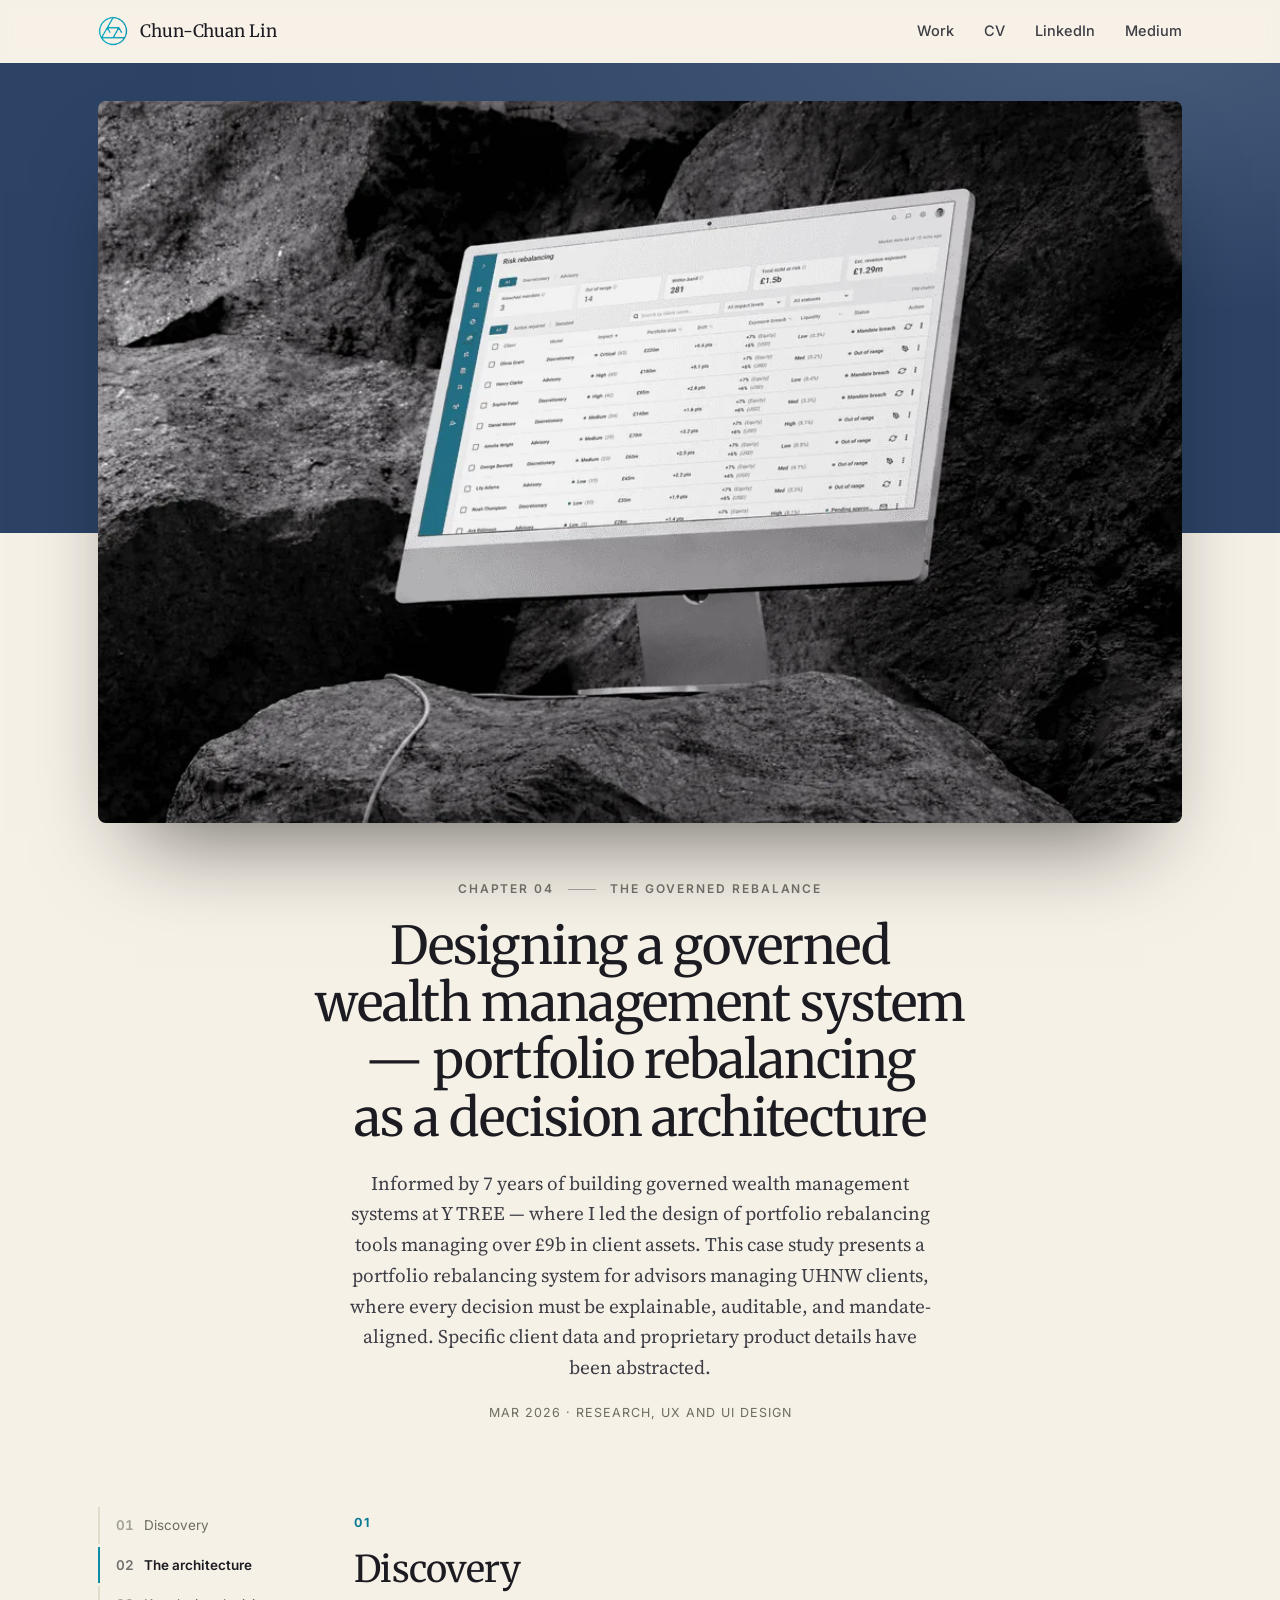
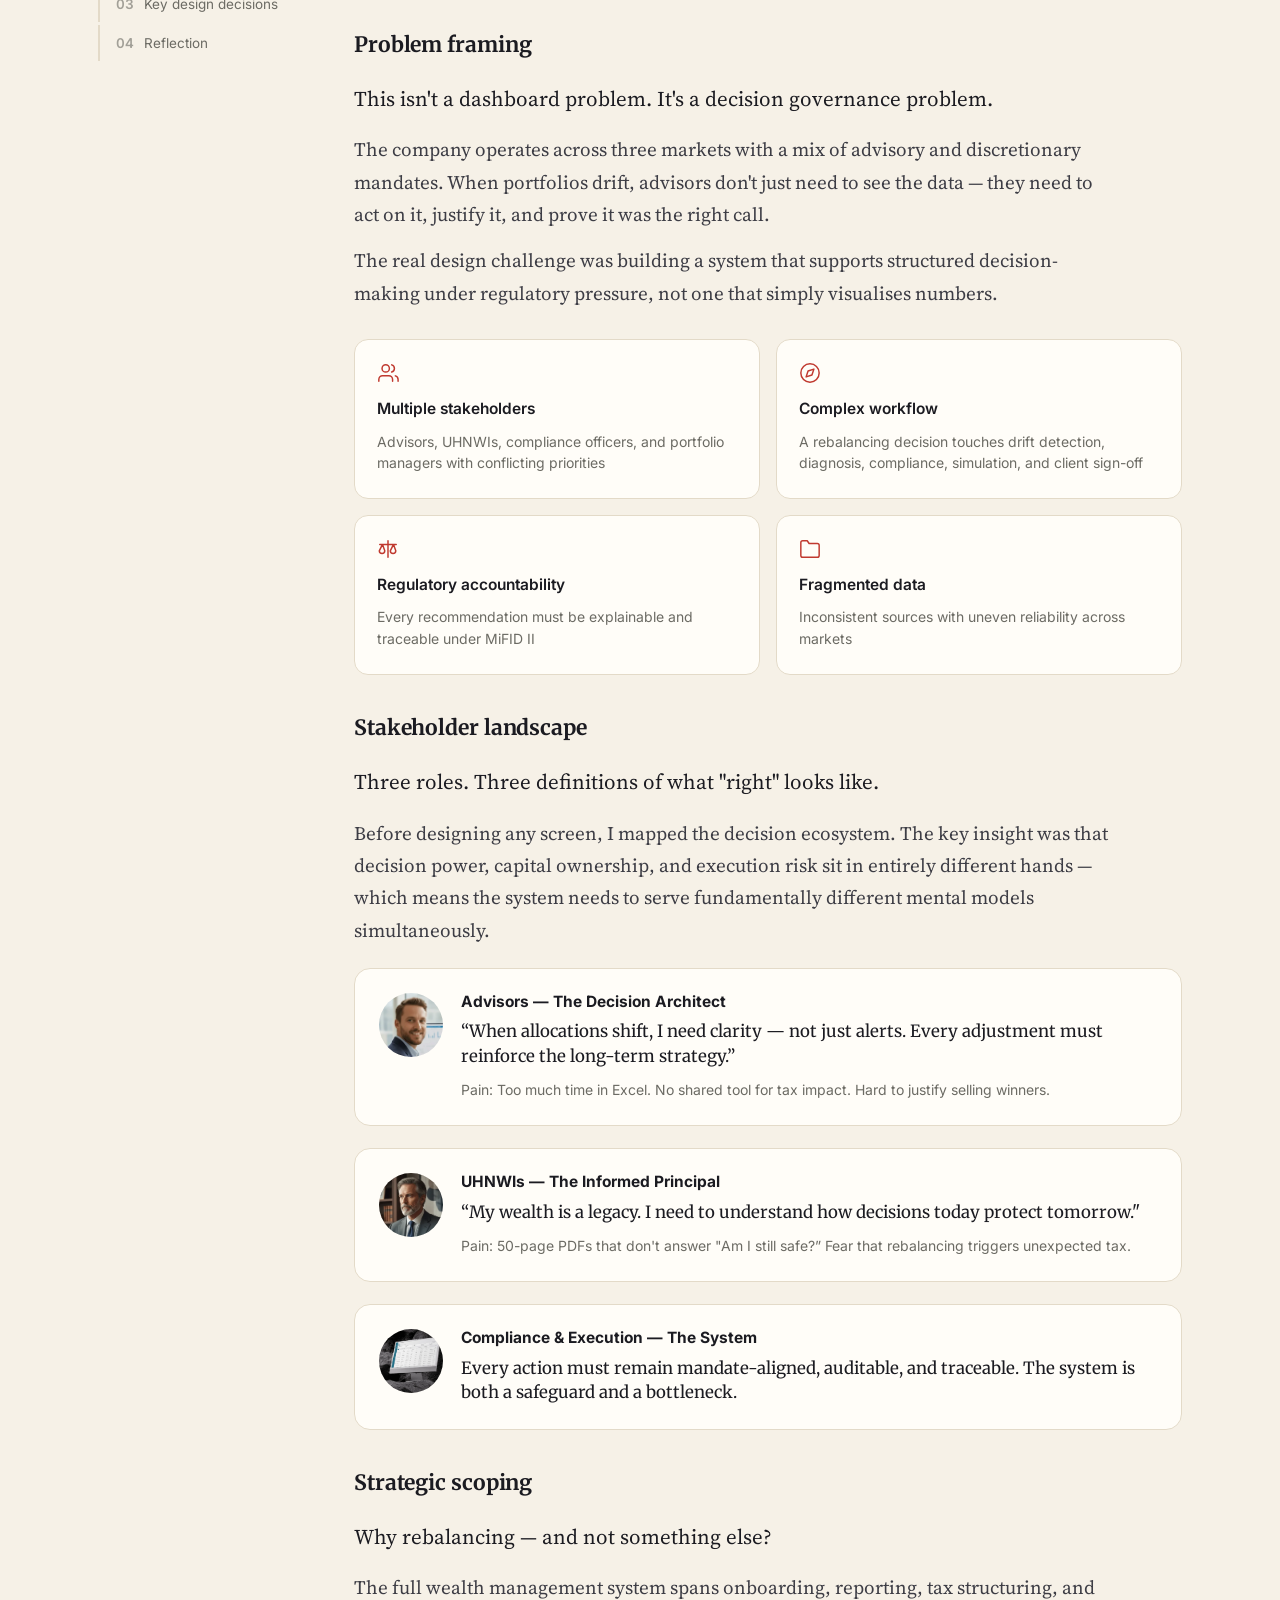
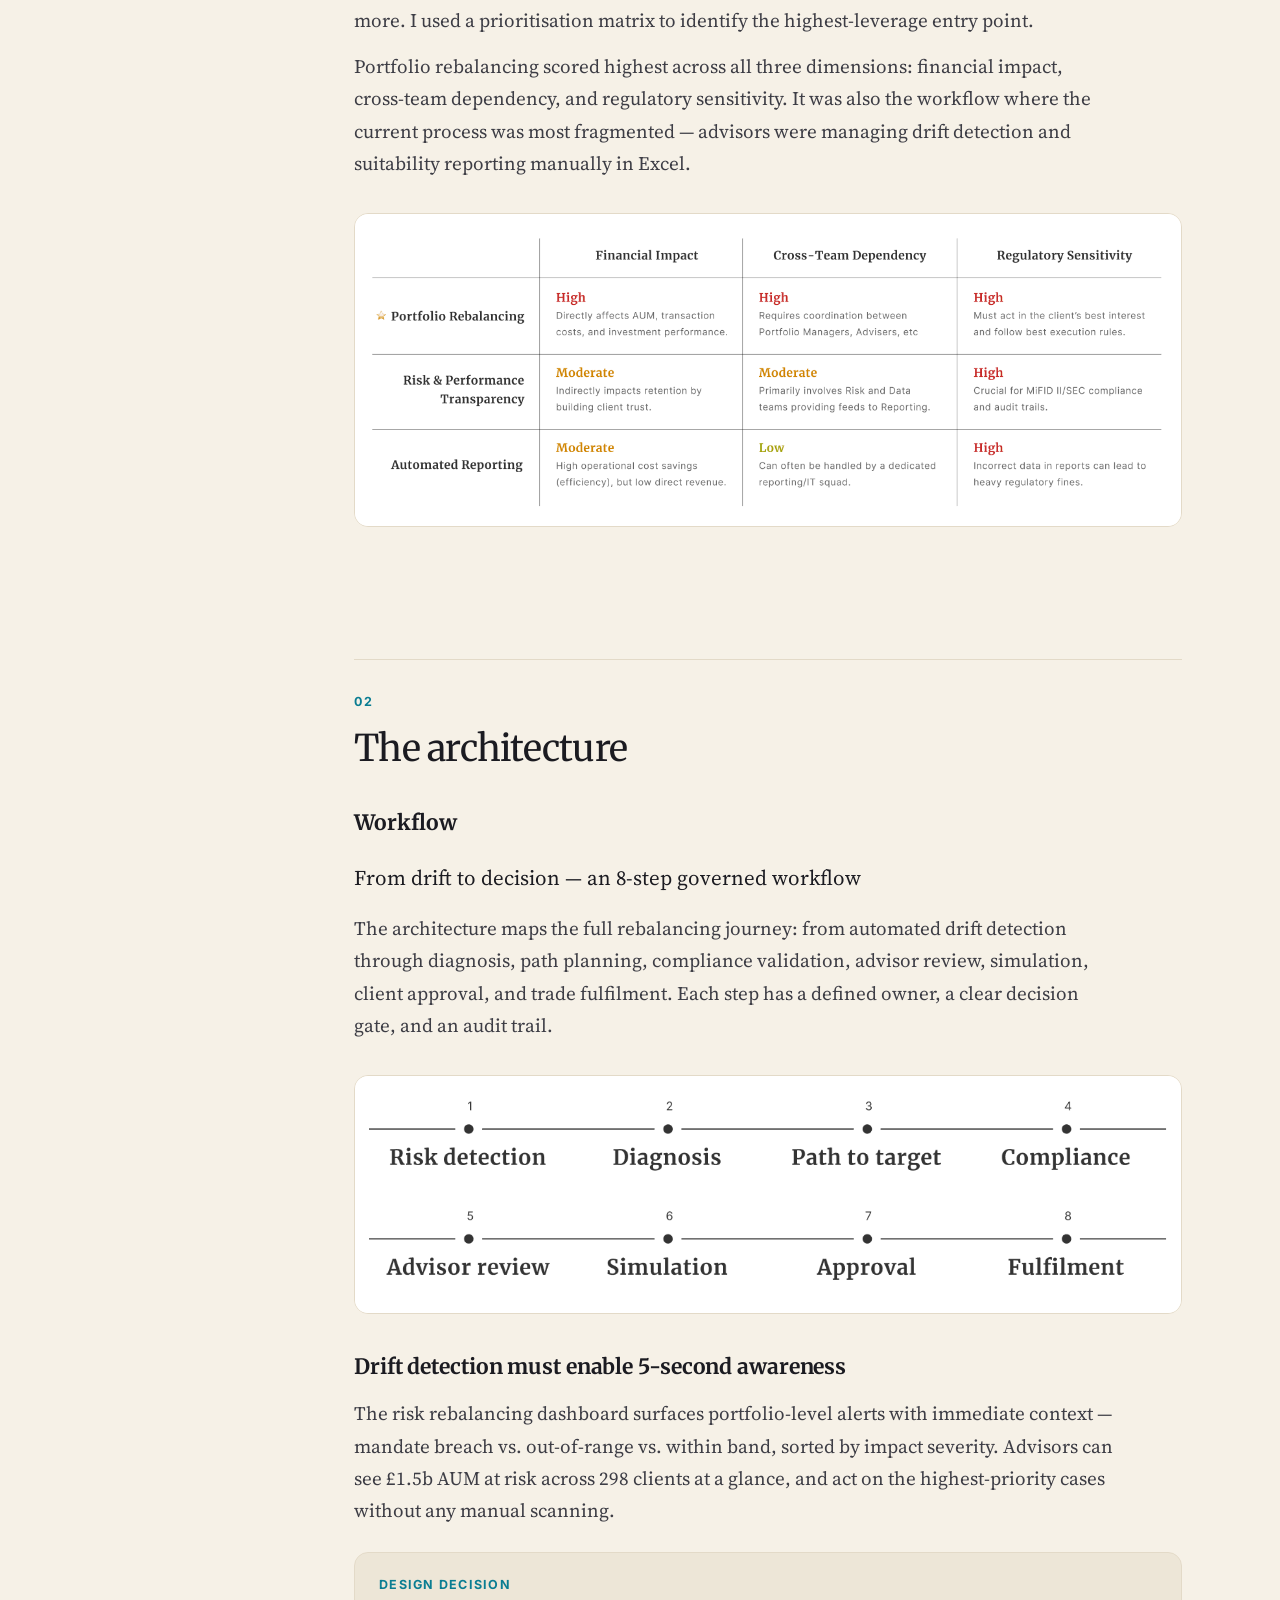
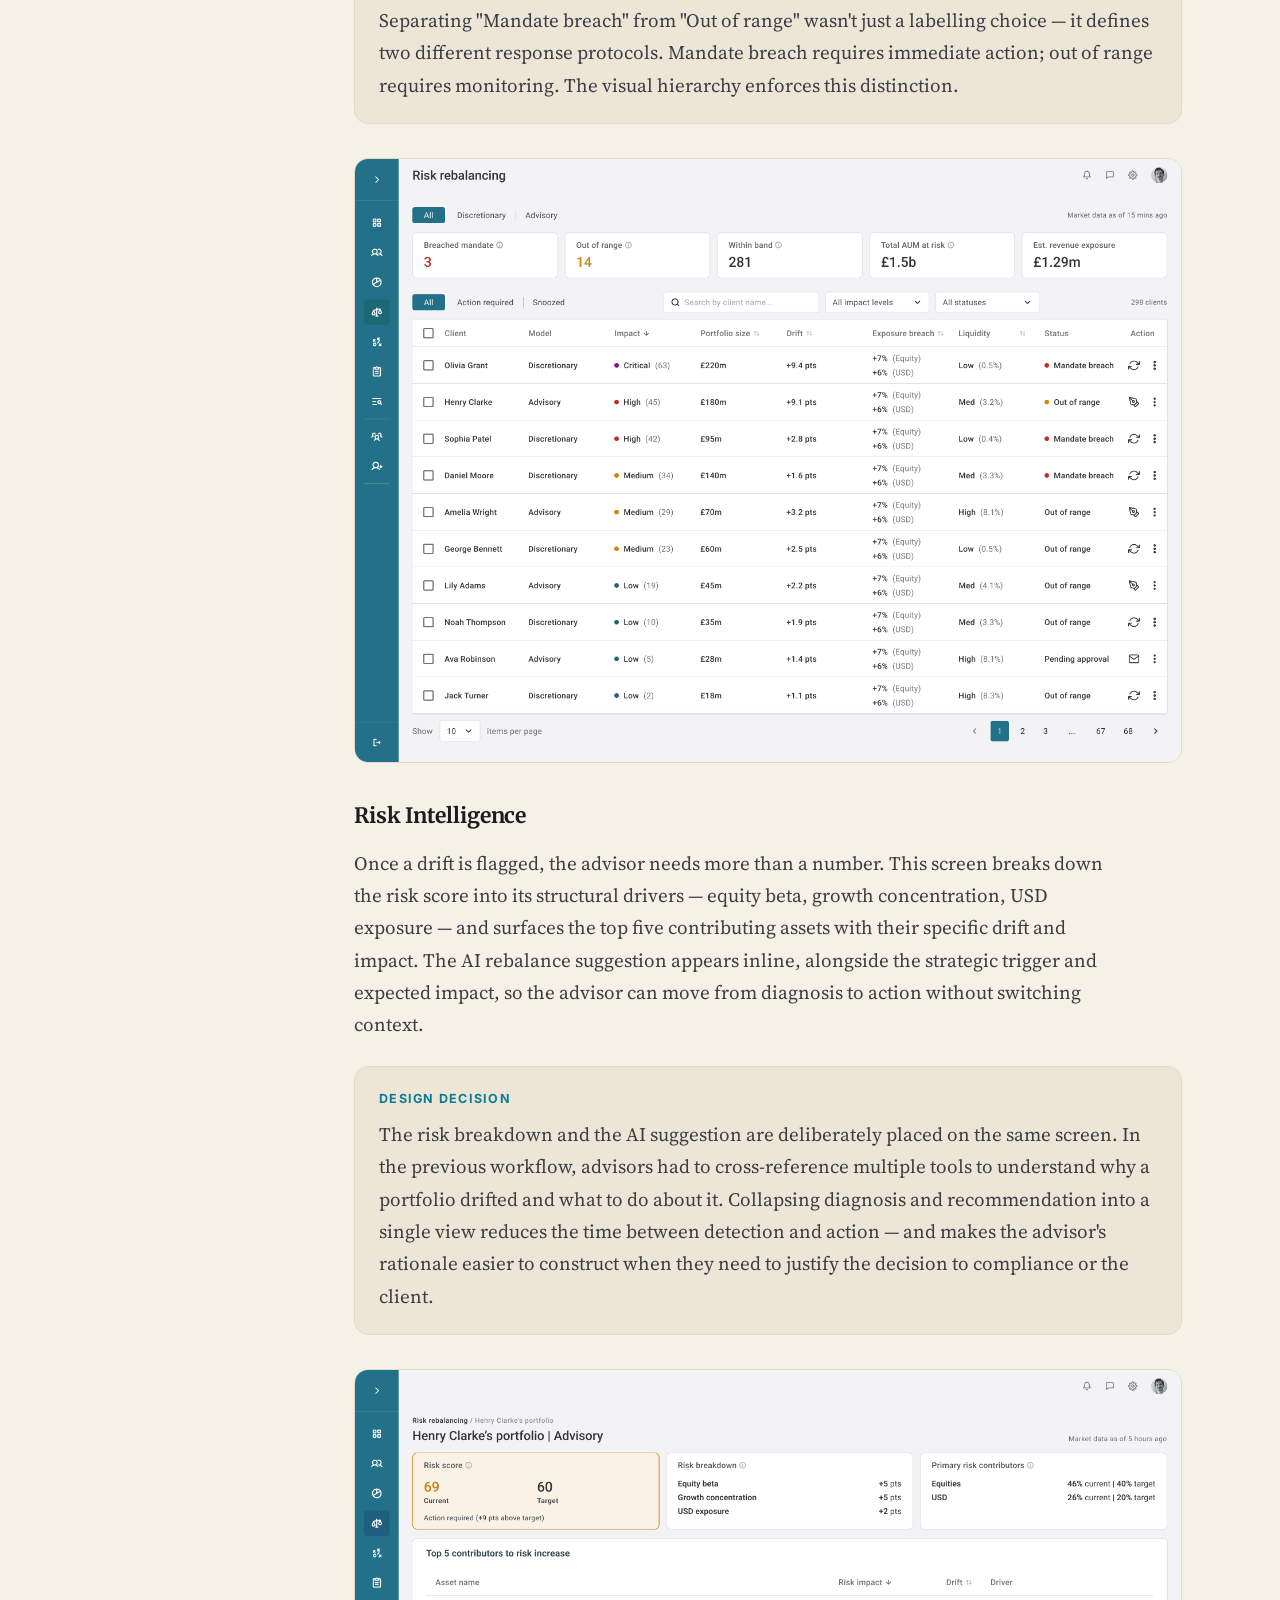
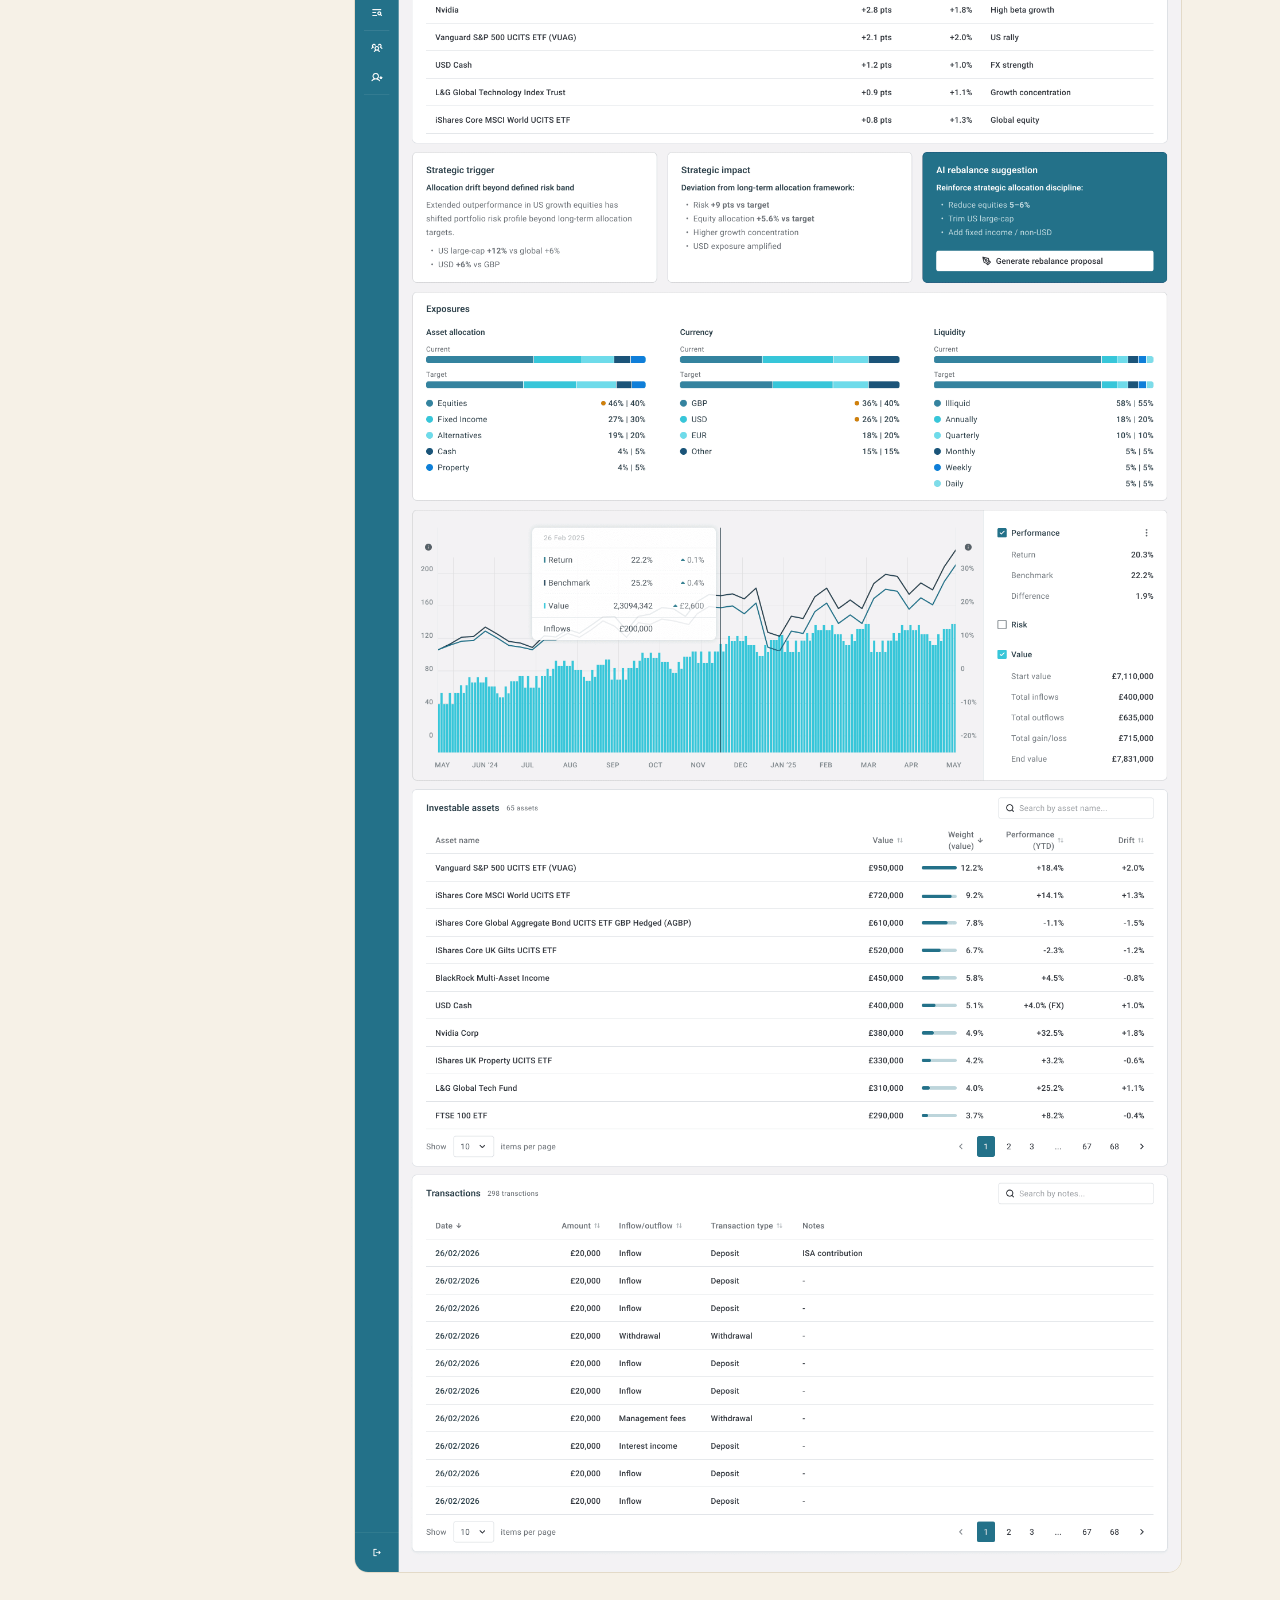
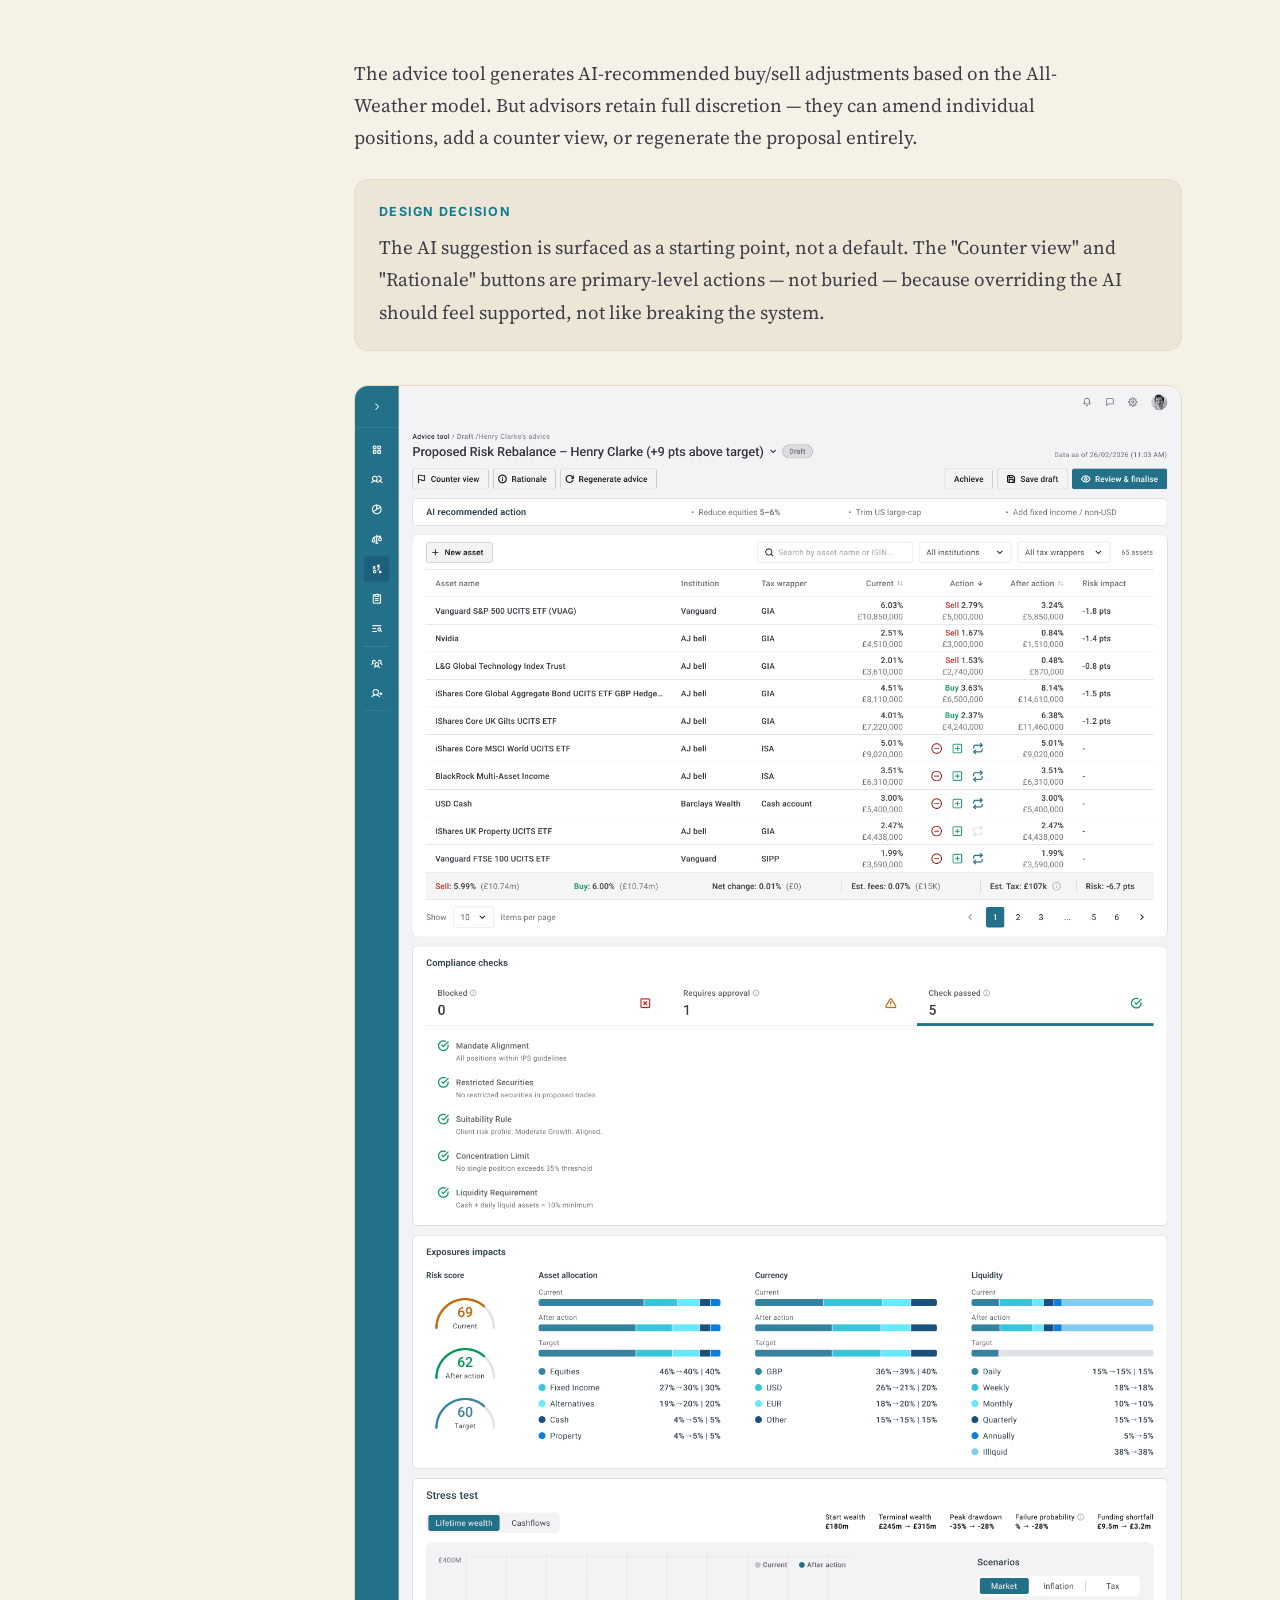
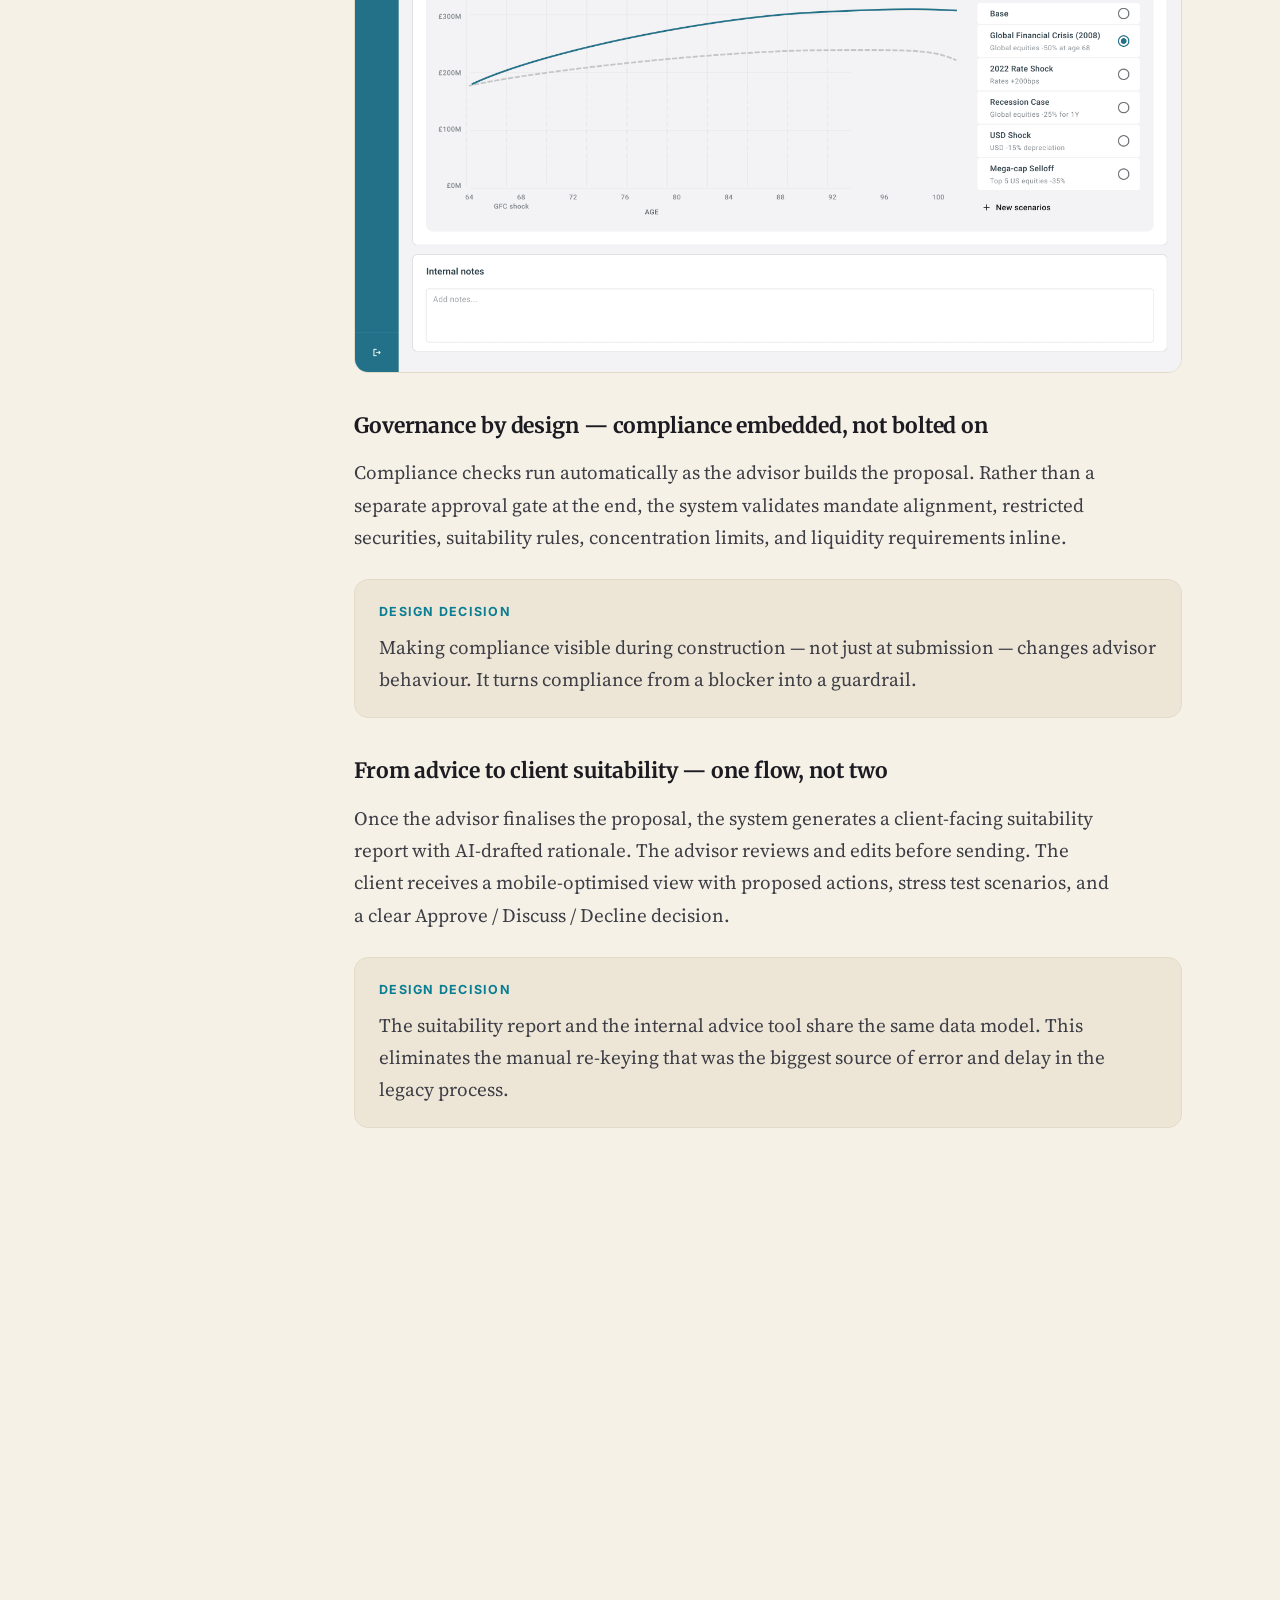
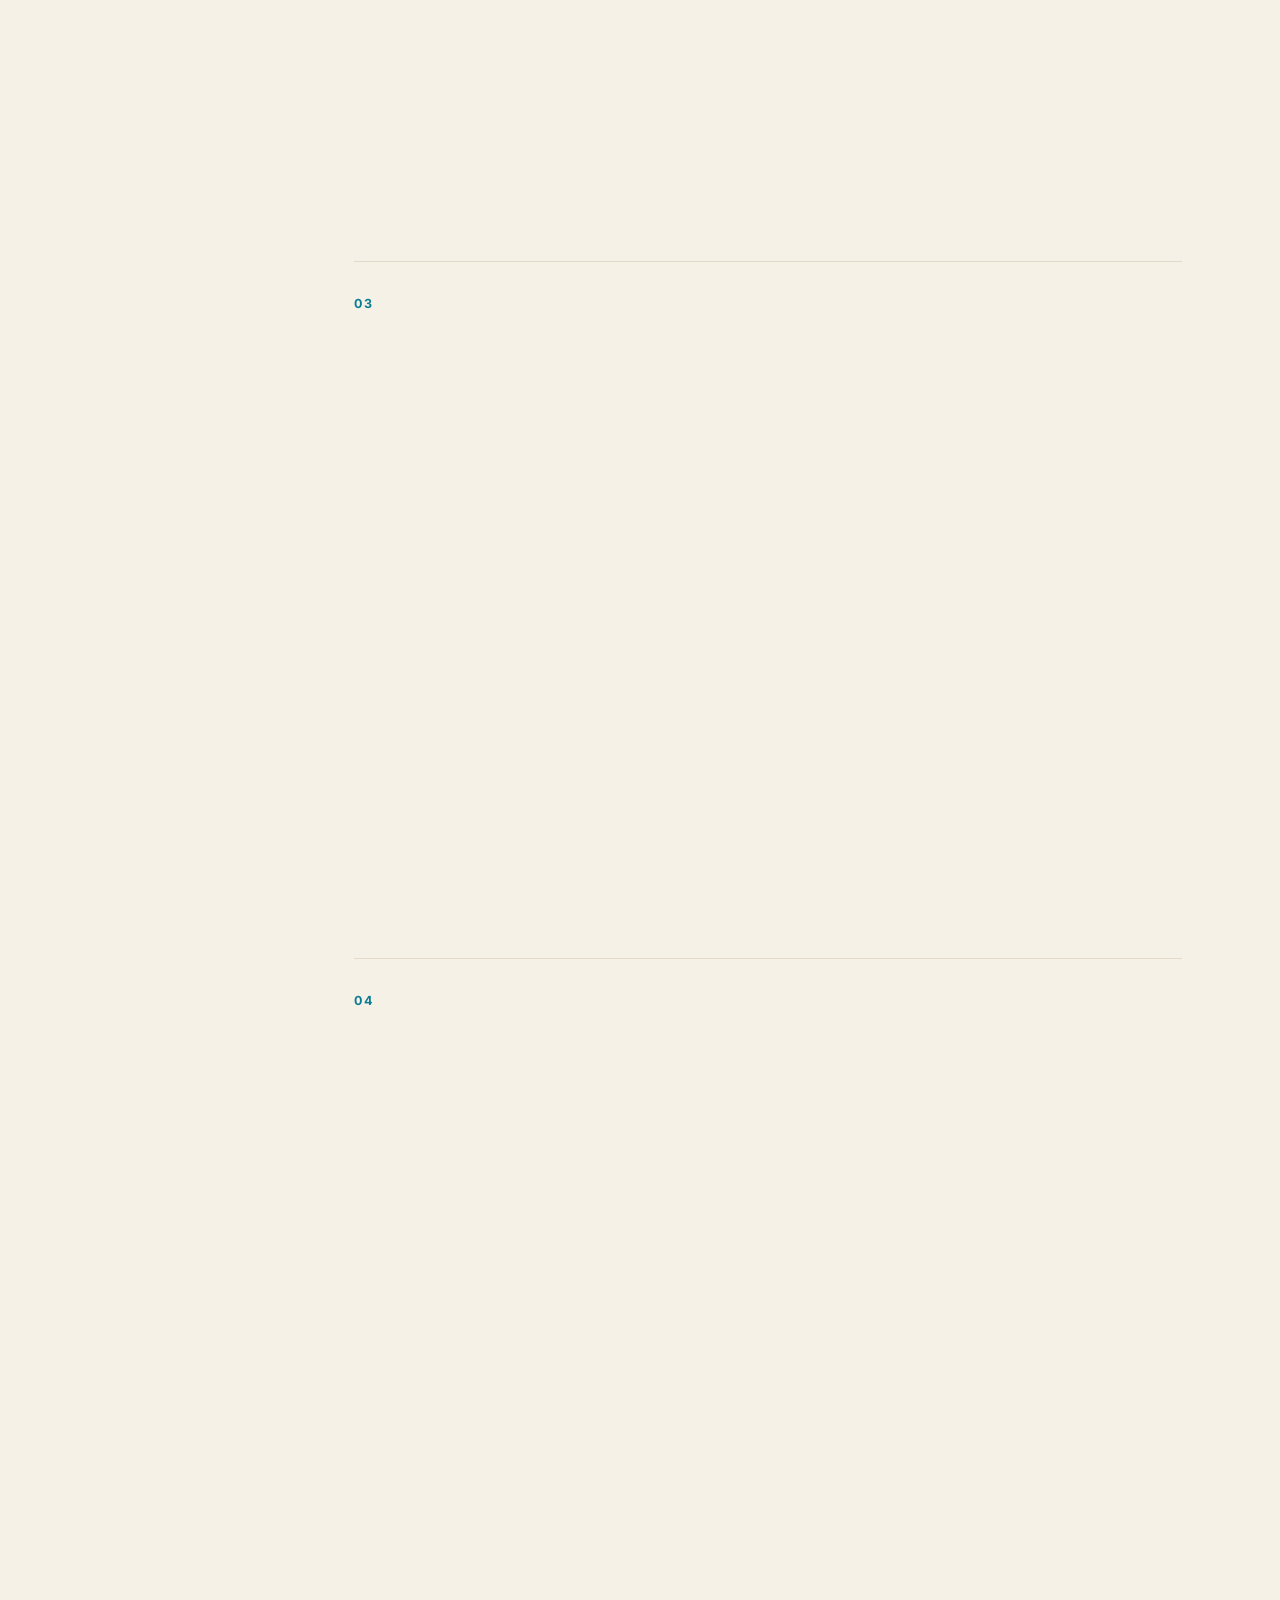
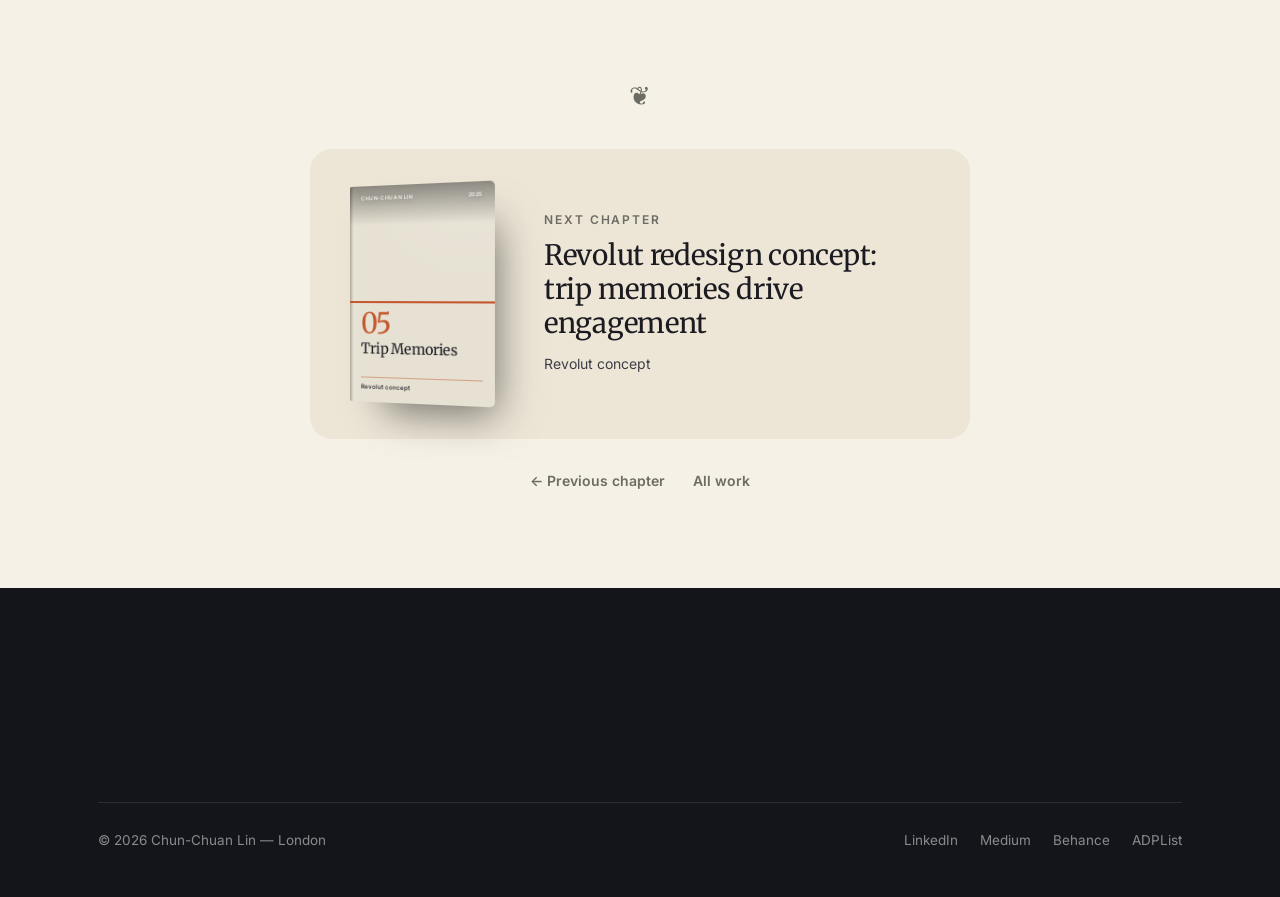
<file: work/wealth-management-system.html>
<!doctype html>
<html lang="en">
<head>
<meta charset="utf-8">
<meta name="viewport" content="width=device-width, initial-scale=1">
<title>Designing a governed wealth management system — portfolio rebalancing as a decision architecture — Chun-Chuan Lin</title>
<meta name="description" content="Informed by 7 years of building governed wealth management systems at Y TREE — where I led the design of portfolio rebalancing tools managing over £9b in client assets. This case study presents a portfolio rebalancing system for advisors managing UHNW clients, where every decision must be explainable, auditable, and mandate-aligned. Specific client data and proprietary product details have been abstracted.">
<meta name="robots" content="noindex, nofollow">
<meta property="og:title" content="Designing a governed wealth management system — portfolio rebalancing as a decision architecture — Chun-Chuan Lin">
<meta property="og:description" content="Informed by 7 years of building governed wealth management systems at Y TREE — where I led the design of portfolio rebalancing tools managing over £9b in client assets. This case study presents a portfolio rebalancing system for advisors managing UHNW clients, where every decision must be explainable, auditable, and mandate-aligned. Specific client data and proprietary product details have been abstracted.">
<meta property="og:type" content="website">
<meta property="og:image" content="https://chunchuanlin.design/assets/img/E0ivBHq7jXSnA6J9aW9na1RmKs.webp">
<link rel="icon" type="image/png" href="../assets/img/YUZRlfmyi6MVquyru4w5qhSXo.png">
<link rel="apple-touch-icon" href="../assets/img/tBvzRdnmvt2RYUskQSvIiSIpaNc.png">
<link rel="preconnect" href="https://fonts.googleapis.com">
<link rel="preconnect" href="https://fonts.gstatic.com" crossorigin>
<link href="https://fonts.googleapis.com/css2?family=Merriweather:ital,wght@0,300;0,400;0,700;0,900;1,300;1,400;1,700;1,900&family=IBM+Plex+Mono:wght@400;500&family=Inter:wght@400;500;600;700&family=Source+Serif+4:ital,opsz,wght@0,8..60,400;0,8..60,600;1,8..60,400&family=Caveat:wght@500&display=swap" rel="stylesheet">
<link rel="stylesheet" href="../assets/css/style.css?v=5820707c">
<link rel="stylesheet" href="../assets/css/book.css?v=90f53a5d">
</head>
<body class="cs-page">

<a class="skip-link" href="#main-content">Skip to content</a>

<div class="scroll-progress" aria-hidden="true"><span></span></div>
<div class="cursor-dot" aria-hidden="true"></div>

<header class="nav" id="nav">
  <div class="nav-in">
    <a class="brand" href="../index.html">
      <img src="../assets/img/ZoILuZUUzq1dYKgV54Ge7Sz8FY.webp" alt="">
      <span>Chun-Chuan&nbsp;Lin</span>
    </a>
    <span class="nav-run">Chapter 04 &middot; The Governed Rebalance</span>
    <button class="nav-toggle" aria-label="Menu" aria-expanded="false">
      <span class="bar"></span><span class="bar"></span><span class="bar"></span>
    </button>
    <nav class="nav-links">
      <a href="../index.html#work">Work</a>
      <a href="https://drive.google.com/file/d/1oNs0wJNy0Ehd9rT3fSROXO7B89IPfbKE/view?usp=sharing" target="_blank" rel="noopener">CV</a>
      <a href="https://www.linkedin.com/in/chun-chuan-lin/" target="_blank" rel="noopener">LinkedIn</a>
      <a href="https://chunchuanlin.medium.com/" target="_blank" rel="noopener">Medium</a>
    </nav>
  </div>
  <div class="nav-backdrop"></div>
</header>
<main id="main-content">

<article class="chapter" style="--bb:#2c4366;--bi:#e9eef7;--ba:#9fc1ff">
  <header class="ch-open">
    <div class="ch-band" aria-hidden="true"></div>
    <figure class="ch-plate hero-gate"><img src="../assets/img/E0ivBHq7jXSnA6J9aW9na1RmKs.webp" alt=""></figure>
    <div class="ch-title">
      <p class="ch-num hero-gate"><span>Chapter 04</span><span>The Governed Rebalance</span></p>
      <h1 class="serif split hero-title"><span class="w">Designing</span> <span class="w">a</span> <span class="w">governed</span> <span class="w">wealth</span> <span class="w">management</span> <span class="w">system</span> <span class="w">—</span> <span class="w">portfolio</span> <span class="w">rebalancing</span> <span class="w">as</span> <span class="w">a</span> <span class="w">decision</span> <span class="w">architecture</span></h1>
      <p class="sub hero-gate">Informed by 7 years of building governed wealth management systems at Y TREE — where I led the design of portfolio rebalancing tools managing over £9b in client assets. This case study presents a portfolio rebalancing system for advisors managing UHNW clients, where every decision must be explainable, auditable, and mandate-aligned. Specific client data and proprietary product details have been abstracted.</p>
      <p class="meta hero-gate">Mar 2026 · Research, UX and UI design</p>
    </div>
  </header>

  <div class="cs-body">
    <aside class="toc"><nav aria-label="Sections"><ol><li><a href="#sec-discovery-0">Discovery</a></li><li><a href="#sec-the-architecture-1">The architecture</a></li><li><a href="#sec-key-design-decisions-2">Key design decisions</a></li><li><a href="#sec-reflection-3">Reflection</a></li></ol></nav></aside>
    <div class="cs-content">
      <section class="cs-section" id="sec-discovery-0">
  <span class="num">01</span>
  <h2 class="divider serif split"><span class="w">Discovery</span></h2>
  <h3 class="sub serif reveal">Problem framing</h3>
<p class="lead reveal">This isn't a dashboard problem. It's a decision governance problem.</p>
<p class="text reveal">The company operates across three markets with a mix of advisory and discretionary mandates. When portfolios drift, advisors don't just need to see the data — they need to act on it, justify it, and prove it was the right call.</p>
<p class="text reveal">The real design challenge was building a system that supports structured decision-making under regulatory pressure, not one that simply visualises numbers.</p>
<div class="cards c4 reveal"><div class="mini warn"><svg class="mini-icon" viewBox="0 0 24 24" fill="none" stroke="currentColor" stroke-width="1.6" stroke-linecap="round" stroke-linejoin="round" aria-hidden="true"><path d="M17 21v-2a4 4 0 0 0-4-4H6a4 4 0 0 0-4 4v2"/><circle cx="9.5" cy="7" r="4"/><path d="M23 21v-2a4 4 0 0 0-3-3.87M16 3.13a4 4 0 0 1 0 7.75"/></svg><b>Multiple stakeholders</b><span>Advisors, UHNWIs, compliance officers, and portfolio managers with conflicting priorities</span></div><div class="mini warn"><svg class="mini-icon" viewBox="0 0 24 24" fill="none" stroke="currentColor" stroke-width="1.6" stroke-linecap="round" stroke-linejoin="round" aria-hidden="true"><circle cx="12" cy="12" r="10"/><polygon points="16.24 7.76 14.12 14.12 7.76 16.24 9.88 9.88 16.24 7.76"/></svg><b>Complex workflow</b><span>A rebalancing decision touches drift detection, diagnosis, compliance, simulation, and client sign-off</span></div><div class="mini warn"><svg class="mini-icon" viewBox="0 0 24 24" fill="none" stroke="currentColor" stroke-width="1.6" stroke-linecap="round" stroke-linejoin="round" aria-hidden="true"><path d="M12 3v18M3 7h18M6 7l-3.5 7a3 3 0 0 0 6 0zM18 7l-3.5 7a3 3 0 0 0 6 0z"/></svg><b>Regulatory accountability</b><span>Every recommendation must be explainable and traceable under MiFID II</span></div><div class="mini warn"><svg class="mini-icon" viewBox="0 0 24 24" fill="none" stroke="currentColor" stroke-width="1.6" stroke-linecap="round" stroke-linejoin="round" aria-hidden="true"><path d="M22 19a2 2 0 0 1-2 2H4a2 2 0 0 1-2-2V5a2 2 0 0 1 2-2h5l2 3h9a2 2 0 0 1 2 2z"/></svg><b>Fragmented data</b><span>Inconsistent sources with uneven reliability across markets</span></div></div>
<h3 class="sub serif reveal">Stakeholder landscape</h3>
<p class="lead reveal">Three roles. Three definitions of what &quot;right&quot; looks like.</p>
<p class="text reveal">Before designing any screen, I mapped the decision ecosystem. The key insight was that decision power, capital ownership, and execution risk sit in entirely different hands — which means the system needs to serve fundamentally different mental models simultaneously.</p>
<div class="persona reveal">
        <img src="../assets/img/OgGqkTGH6Dv6mL8EHHQJxx6Oo.webp" alt="">
        <div><h4>Advisors — The Decision Architect</h4><p class="q serif">“When allocations shift, I need clarity — not just alerts. Every adjustment must reinforce the long-term strategy.”</p><p class="pain">Pain: Too much time in Excel. No shared tool for tax impact. Hard to justify selling winners.</p></div>
      </div>
<div class="persona reveal">
        <img src="../assets/img/aiyMobl4qx06Fa7Ai8jcuyFxBpQ.webp" alt="">
        <div><h4>UHNWIs — The Informed Principal</h4><p class="q serif">“My wealth is a legacy. I need to understand how decisions today protect tomorrow.&quot;</p><p class="pain">Pain: 50-page PDFs that don't answer &quot;Am I still safe?” Fear that rebalancing triggers unexpected tax.</p></div>
      </div>
<div class="persona reveal">
        <img src="../assets/img/UAgSflYXQDbMUtiI3ZlWX4yX98.webp" alt="">
        <div><h4>Compliance &amp; Execution — The System</h4><p class="q serif">Every action must remain mandate-aligned, auditable, and traceable. The system is both a safeguard and a bottleneck.</p></div>
      </div>
<h3 class="sub serif reveal">Strategic scoping</h3>
<p class="lead reveal">Why rebalancing — and not something else?</p>
<p class="text reveal">The full wealth management system spans onboarding, reporting, tax structuring, and more. I used a prioritisation matrix to identify the highest-leverage entry point.</p>
<p class="text reveal">Portfolio rebalancing scored highest across all three dimensions: financial impact, cross-team dependency, and regulatory sensitivity. It was also the workflow where the current process was most fragmented — advisors were managing drift detection and suitability reporting manually in Excel.</p>
<figure class="reveal full"><img src="../assets/img/x9WH2NC8tBtmjR3SEHw8lYLTRI.webp" alt="" loading="lazy"></figure>
</section>
<section class="cs-section" id="sec-the-architecture-1">
  <span class="num">02</span>
  <h2 class="divider serif split"><span class="w">The</span> <span class="w">architecture</span></h2>
  <h3 class="sub serif reveal">Workflow</h3>
<p class="lead reveal">From drift to decision — an 8-step governed workflow</p>
<p class="text reveal">The architecture maps the full rebalancing journey: from automated drift detection through diagnosis, path planning, compliance validation, advisor review, simulation, client approval, and trade fulfilment. Each step has a defined owner, a clear decision gate, and an audit trail.</p>
<figure class="reveal full"><img src="../assets/img/rzPCHtE52T68TOkpEXy7BM6eoa8.webp" alt="" loading="lazy"></figure>
<h3 class="sub serif reveal">Drift detection must enable 5-second awareness</h3>
<p class="text reveal">The risk rebalancing dashboard surfaces portfolio-level alerts with immediate context — mandate breach vs. out-of-range vs. within band, sorted by impact severity. Advisors can see £1.5b AUM at risk across 298 clients at a glance, and act on the highest-priority cases without any manual scanning.</p>
<div class="dd reveal"><b>Design decision</b><p>Separating &quot;Mandate breach&quot; from &quot;Out of range&quot; wasn't just a labelling choice — it defines two different response protocols. Mandate breach requires immediate action; out of range requires monitoring. The visual hierarchy enforces this distinction.</p></div>
<figure class="reveal full"><img src="../assets/img/ab4m8nQeq3U3MPOQM1kEe99EDjY.webp" alt="" loading="lazy"></figure>
<h3 class="sub serif reveal">Risk Intelligence</h3>
<p class="text reveal">Once a drift is flagged, the advisor needs more than a number. This screen breaks down the risk score into its structural drivers — equity beta, growth concentration, USD exposure — and surfaces the top five contributing assets with their specific drift and impact. The AI rebalance suggestion appears inline, alongside the strategic trigger and expected impact, so the advisor can move from diagnosis to action without switching context.</p>
<div class="dd reveal"><b>Design decision</b><p>The risk breakdown and the AI suggestion are deliberately placed on the same screen. In the previous workflow, advisors had to cross-reference multiple tools to understand why a portfolio drifted and what to do about it. Collapsing diagnosis and recommendation into a single view reduces the time between detection and action — and makes the advisor's rationale easier to construct when they need to justify the decision to compliance or the client.</p></div>
<figure class="reveal full"><img src="../assets/img/M6cCxAtRbV26PkRbCSbD3YJ4gk.webp" alt="" loading="lazy"></figure>
<h3 class="sub serif reveal">AI recommends. Humans decide.</h3>
<p class="text reveal">The advice tool generates AI-recommended buy/sell adjustments based on the All-Weather model. But advisors retain full discretion — they can amend individual positions, add a counter view, or regenerate the proposal entirely.</p>
<div class="dd reveal"><b>Design decision</b><p>The AI suggestion is surfaced as a starting point, not a default. The &quot;Counter view&quot; and &quot;Rationale&quot; buttons are primary-level actions — not buried — because overriding the AI should feel supported, not like breaking the system.</p></div>
<figure class="reveal full"><img src="../assets/img/UWpalTnz342eCAkfl1QRqOcSw.webp" alt="" loading="lazy"></figure>
<h3 class="sub serif reveal">Governance by design — compliance embedded, not bolted on</h3>
<p class="text reveal">Compliance checks run automatically as the advisor builds the proposal. Rather than a separate approval gate at the end, the system validates mandate alignment, restricted securities, suitability rules, concentration limits, and liquidity requirements inline.</p>
<div class="dd reveal"><b>Design decision</b><p>Making compliance visible during construction — not just at submission — changes advisor behaviour. It turns compliance from a blocker into a guardrail.</p></div>
<h3 class="sub serif reveal">From advice to client suitability — one flow, not two</h3>
<p class="text reveal">Once the advisor finalises the proposal, the system generates a client-facing suitability report with AI-drafted rationale. The advisor reviews and edits before sending. The client receives a mobile-optimised view with proposed actions, stress test scenarios, and a clear Approve / Discuss / Decline decision.</p>
<div class="dd reveal"><b>Design decision</b><p>The suitability report and the internal advice tool share the same data model. This eliminates the manual re-keying that was the biggest source of error and delay in the legacy process.</p></div>
<div class="duo full reveal">
        <img src="../assets/img/V770gPtw1gBDELuyv1D3Ur5dwg.webp" alt="" loading="lazy">
        <img class="narrow" src="../assets/img/HCUd3n2oOGwLYfnoba3vRDg2jQ.webp" alt="" loading="lazy">
      </div>
<h3 class="sub serif reveal">From approved advice to executed trades — closing the governance loop</h3>
<p class="text reveal">Once the client approves the rebalancing proposal, the system generates the corresponding trade orders and routes them into the trading operations queue. This screen gives the back-office team a real-time view of all in-progress trades across clients — with status tabs for pending approval, awaiting scheduling, scheduled, due for execution, and order submitted. Each trade row carries the full context needed for execution: instrument, ISIN, action, amount, tax wrapper, approval date, and requested execution window.</p>
<div class="dd reveal"><b>Design decision</b><p>The status pipeline at the top isn't just a summary — it's the primary navigation affordance. Back-office operators work through trades sequentially by status, not by client. Surfacing the count at each stage lets them triage at a glance without opening individual records. This mirrors how trading desks actually operate: by queue priority, not by relationship.</p></div>
<figure class="reveal full"><img src="../assets/img/ljZqY1W1dbwhdcLBtkpyiuiurM.webp" alt="" loading="lazy"></figure>
</section>
<section class="cs-section" id="sec-key-design-decisions-2">
  <span class="num">03</span>
  <h2 class="divider serif split"><span class="w">Key</span> <span class="w">design</span> <span class="w">decisions</span></h2>
  <h3 class="sub serif reveal">Three decisions that shaped the system</h3>
<div class="cards  reveal"><div class="mini"><svg class="mini-icon" viewBox="0 0 24 24" fill="none" stroke="currentColor" stroke-width="1.6" stroke-linecap="round" stroke-linejoin="round" aria-hidden="true"><path d="M12 22s8-4 8-10V5l-8-3-8 3v7c0 6 8 10 8 10z"/></svg><b>Decision 1 — Why not full automation?</b><span>The system could technically execute rebalancing without advisor input. We chose not to. In a regulated advisory context, automation without oversight creates liability — and erodes the trust relationship between advisor and client. The design keeps humans in the loop at every consequential step.</span></div><div class="mini"><svg class="mini-icon" viewBox="0 0 24 24" fill="none" stroke="currentColor" stroke-width="1.6" stroke-linecap="round" stroke-linejoin="round" aria-hidden="true"><path d="M4 15s1-1 4-1 5 2 8 2 4-1 4-1V3s-1 1-4 1-5-2-8-2-4 1-4 1z"/><line x1="4" y1="22" x2="4" y2="15"/></svg><b>Decision 2 — Why embed compliance inline, not as a final gate?</b><span>A compliance check at the end of a workflow is a blocker. A compliance check during construction is a tool. Moving validation inline reduced proposal rejection rates and gave advisors confidence to iterate faster.</span></div><div class="mini"><svg class="mini-icon" viewBox="0 0 24 24" fill="none" stroke="currentColor" stroke-width="1.6" stroke-linecap="round" stroke-linejoin="round" aria-hidden="true"><path d="M10 13a5 5 0 0 0 7.54.54l3-3a5 5 0 0 0-7.07-7.07l-1.72 1.71"/><path d="M14 11a5 5 0 0 0-7.54-.54l-3 3a5 5 0 0 0 7.07 7.07l1.71-1.71"/></svg><b>Decision 3 — Why treat the suitability report as part of the same tool?</b><span>Previously, advisors would build a recommendation in one system and re-create the client communication in another. Unifying these into a single flow eliminated a critical failure point and reduced preparation time significantly.</span></div></div>
</section>
<section class="cs-section" id="sec-reflection-3">
  <span class="num">04</span>
  <h2 class="divider serif split"><span class="w">Reflection</span></h2>
  <h3 class="sub serif reveal">What I learned</h3>
<p class="lead reveal">The hardest part wasn't the UI — it was defining what &quot;done&quot; looks like</p>
<p class="text reveal">In a system this complex, the design work isn't finished when the screens look right. It's finished when every stakeholder knows exactly what they're responsible for, and the system supports that clarity without ambiguity.</p>
<p class="text reveal">The biggest challenge was designing for a workflow where an error doesn't just mean a bad experience — it means a regulatory breach, a financial loss, or a breakdown in client trust. That constraint made every decision more deliberate, and ultimately produced a more considered system.</p>
</section>
    </div>
  </div>

  <footer class="ch-end">
    <p class="ch-fin" aria-hidden="true">&#10086;</p>
    <a class="ch-next" href="trip-memories.html" style="--h:300px;--w:210px;--bb:#e6e1d3;--bi:#1d1d24;--ba:#c4572d">
      <span class="ch-next-book"><span class="cover"><span class="cv cv--band"><span class="cv-top"><span>Chun-Chuan Lin</span><span>2025</span></span><span class="cv-pic"><img src="../assets/img/TrorWvIDo5zv1eS2h04sgSZOtJ8.webp" alt="" loading="lazy" style="object-position:50% 45%"></span><span class="cv-words"><span class="cv-num">05</span><span class="cv-title">Trip Memories</span><span class="cv-rule"></span><span class="cv-out">Revolut concept</span></span></span></span></span>
      <span class="ch-next-txt">
        <span class="dir">Next chapter</span>
        <span class="serif t">Revolut redesign concept: trip memories drive engagement</span>
        <span class="o">Revolut concept</span>
      </span>
    </a>
    <p class="ch-links"><a href="home-redesign.html">&larr; Previous chapter</a><a href="../index.html#work">All work</a></p>
  </footer>
</article>
</main>
<footer class="foot" id="contact">
  <div class="foot-in">
    <h2 class="serif reveal">Let&rsquo;s make something clear.</h2>
    <a class="mail reveal" href="mailto:designlcc@gmail.com">designlcc@gmail.com</a>
    <div class="row">
      <span>&copy; 2026 Chun-Chuan Lin — London</span>
      <span class="socials">
        <a href="https://www.linkedin.com/in/chun-chuan-lin/" target="_blank" rel="noopener">LinkedIn</a>
        <a href="https://chunchuanlin.medium.com/" target="_blank" rel="noopener">Medium</a>
        <a href="https://www.behance.net/designlcc" target="_blank" rel="noopener">Behance</a>
        <a href="https://adplist.org/mentors/chun-chuan-lin" target="_blank" rel="noopener">ADPList</a>
      </span>
    </div>
  </div>
</footer>



<script src="../assets/js/main.js?v=11b02167" defer></script>

</body>
</html>
</file>
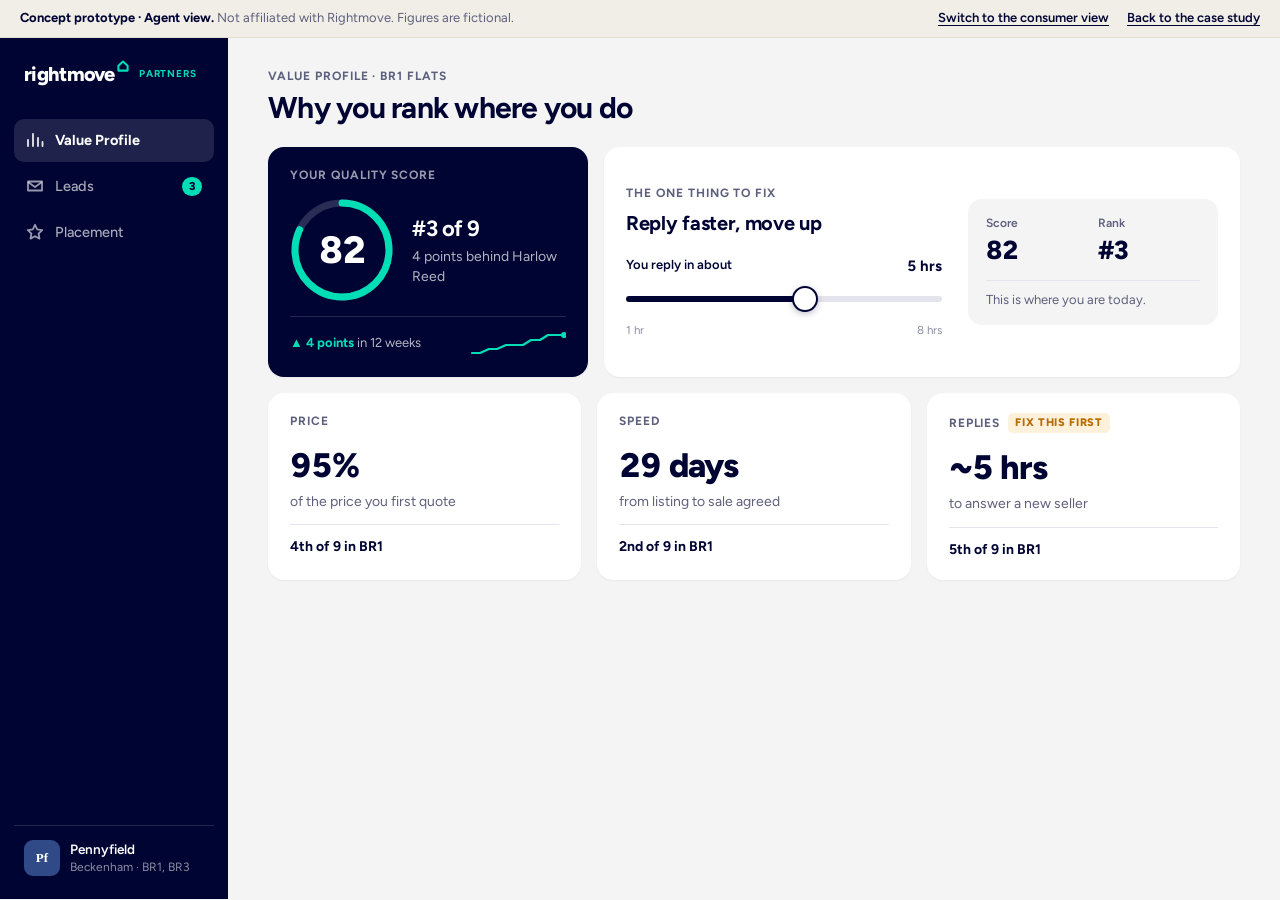
<file: prototype/rightmove/agent.html>
<!doctype html>
<html lang="en">
<head>
<meta charset="utf-8">
<meta name="viewport" content="width=device-width,initial-scale=1">
<meta name="robots" content="noindex,nofollow">
<title>Value Profile · agent concept prototype · Chun-Chuan Lin</title>
<link rel="preconnect" href="https://fonts.googleapis.com">
<link rel="preconnect" href="https://fonts.gstatic.com" crossorigin>
<link href="https://fonts.googleapis.com/css2?family=Figtree:wght@400;500;600;700;800&display=swap" rel="stylesheet">
<style>
:root{
  --navy:#000433; --navy-2:#1b2057; --mint:#00deb6; --mint-ink:#00806a; --mint-soft:#e2faf4;
  --bg:#f4f4f5; --card:#fff; --ink:#000433; --muted:#5d607c; --faint:#8b8ea6; --line:#e4e5ec; --tag:#eeeef4; --amber:#b86b00; --amber-soft:#fdf1dc;
  --font:"Figtree",-apple-system,BlinkMacSystemFont,"Segoe UI",Arial,sans-serif; --ease:cubic-bezier(.2,.8,.2,1);
}
*{box-sizing:border-box}
html,body{height:100%}
body{margin:0;font-family:var(--font);color:var(--ink);background:var(--bg);-webkit-font-smoothing:antialiased;font-size:15px;line-height:1.45}
button{font:inherit;color:inherit;background:none;border:0;padding:0;cursor:pointer}
h1,h2,h3,p{margin:0}
.num{font-variant-numeric:tabular-nums}

.conceptbar{background:#f1eee7;border-bottom:1px solid #e2ddd0;font-size:13px;color:var(--muted);display:flex;gap:18px;align-items:center;padding:9px 20px;flex-wrap:wrap}
.conceptbar b{color:var(--ink)}
.conceptbar a{color:var(--ink);font-weight:600;text-decoration:underline;text-underline-offset:3px}
.conceptbar .sp{flex:1}
.shot .conceptbar{display:none}

.app{display:grid;grid-template-columns:228px 1fr;min-height:calc(100% - 39px)}
.shot .app{min-height:100%}
.rail{background:var(--navy);color:#fff;padding:22px 14px;display:flex;flex-direction:column}
.brand{display:flex;align-items:flex-start;gap:2px;font-weight:800;font-size:20px;letter-spacing:-.035em;padding:0 10px}
.brand small{font-size:10px;font-weight:700;letter-spacing:.09em;text-transform:uppercase;color:var(--mint);margin:7px 0 0 8px}
.rail nav{display:flex;flex-direction:column;gap:3px;margin-top:30px}
.rail nav button{display:flex;align-items:center;gap:11px;text-align:left;font-size:14.5px;font-weight:500;color:rgba(255,255,255,.66);padding:11px 12px;border-radius:10px;transition:.2s}
.rail nav button:hover{color:#fff;background:rgba(255,255,255,.06)}
.rail nav button.on{background:rgba(255,255,255,.12);color:#fff;font-weight:700}
.rail nav button svg{flex:none;opacity:.9}
.rail nav button em{margin-left:auto;font-style:normal;font-size:11.5px;font-weight:800;background:var(--mint);color:var(--navy);border-radius:10px;padding:1px 7px}
.rail .who{margin-top:auto;display:flex;align-items:center;gap:10px;padding:14px 10px 0;border-top:1px solid rgba(255,255,255,.14);font-size:13.5px;font-weight:600}
.rail .who small{display:block;font-weight:400;color:rgba(255,255,255,.55);font-size:12px}
.tile{width:36px;height:36px;border-radius:9px;display:grid;place-items:center;color:#fff;font-weight:700;font-size:13px;flex:none;font-family:Georgia,serif}
.tile.sans{font-family:var(--font);font-weight:800}

main{padding:30px 40px 44px;min-width:0}
.page{display:none;max-width:1000px}
.page.on{display:block;animation:in .35s var(--ease)}
@keyframes in{from{opacity:0;transform:translateY(8px)}}
.head{display:flex;align-items:flex-end;justify-content:space-between;gap:20px;margin-bottom:22px}
.eyebrow{font-size:12px;font-weight:700;letter-spacing:.08em;text-transform:uppercase;color:var(--muted)}
h1{font-size:30px;letter-spacing:-.025em;line-height:1.12;margin-top:6px}
.head p{color:var(--muted);margin-top:6px;font-size:15px}
.seg{display:flex;background:#e6e7ee;border-radius:10px;padding:3px;flex:none}
.seg span{padding:7px 14px;border-radius:8px;font-size:13.5px;font-weight:600;color:var(--muted)}
.seg span.on{background:#fff;color:var(--ink);box-shadow:0 1px 2px rgba(0,4,51,.12)}

.card{background:#fff;border-radius:16px;padding:20px 22px;box-shadow:0 1px 2px rgba(0,4,51,.05)}
.card h3{font-size:12px;font-weight:700;letter-spacing:.08em;text-transform:uppercase;color:var(--muted)}
.grid{display:grid;gap:16px}
.g-top{grid-template-columns:320px 1fr}
.g-3{grid-template-columns:repeat(3,1fr);margin-top:16px}

.scorecard{background:var(--navy);color:#fff;position:relative;overflow:hidden}
.scorecard h3{color:rgba(255,255,255,.6)}
.scorecard .big{display:flex;align-items:center;gap:18px;margin:14px 0 14px}
.ring{position:relative;width:104px;height:104px;display:grid;place-items:center;flex:none}
.ring svg{position:absolute;inset:0;transform:rotate(-90deg)}
.ring circle{transition:stroke-dashoffset .5s var(--ease)}
.ring b{font-size:38px;font-weight:800;letter-spacing:-.03em;position:relative}
.scorecard .rank b{display:block;font-size:22px;letter-spacing:-.02em}
.scorecard .rank span{font-size:14px;color:rgba(255,255,255,.7);display:block;margin-top:2px}
.trend{display:flex;align-items:center;gap:10px;font-size:13px;color:rgba(255,255,255,.7);border-top:1px solid rgba(255,255,255,.14);padding-top:12px}
.trend b{color:var(--mint)}
.trend svg{margin-left:auto}

.ladder .axis{position:relative;height:124px;margin:22px 8px 10px}
.ladder .line{position:absolute;left:0;right:0;top:56px;height:2px;background:var(--line)}
.ladder .tick{position:absolute;top:104px;font-size:11.5px;color:var(--faint);transform:translateX(-50%)}
.dot{position:absolute;top:57px;width:14px;height:14px;border-radius:50%;background:#c9cbd9;border:2.5px solid #fff;transform:translate(-50%,-50%);transition:left .5s var(--ease)}
.dot.top{background:var(--navy)}
.dot.you{width:22px;height:22px;background:var(--mint);border-color:var(--navy);z-index:2}
.flag{position:absolute;top:0;transform:translateX(-50%);font-size:12px;font-weight:700;white-space:nowrap;text-align:center;transition:left .5s var(--ease);line-height:1.25}
.flag small{display:block;font-weight:500;color:var(--muted);font-size:11.5px}
.flag.you{background:var(--navy);color:#fff;border-radius:8px;padding:4px 9px}
.flag.you small{color:rgba(255,255,255,.7)}
.ladder .gap{font-size:14px;color:var(--muted);margin-top:4px}
.ladder .gap b{color:var(--ink)}

.metric .v{display:flex;align-items:baseline;gap:8px;margin:10px 0 2px}
.metric .v b{font-size:34px;font-weight:800;letter-spacing:-.025em}
.metric .v span{font-size:13px;color:var(--muted)}
.metric .pts{font-size:13px;font-weight:700;color:var(--muted)}
.metric .pts b{color:var(--ink)}
.bar{height:6px;border-radius:3px;background:var(--line);margin:10px 0 10px;overflow:hidden}
.bar i{display:block;height:100%;background:var(--mint);border-radius:3px;transition:width .5s var(--ease)}
.metric p{font-size:14px;color:var(--muted)}
.metric .place{margin-top:12px;padding-top:12px;border-top:1px solid var(--line);font-weight:700;color:var(--ink);font-size:14px}
.metric p b{color:var(--ink)}
.lever{display:inline-block;font-size:11px;font-weight:800;letter-spacing:.06em;text-transform:uppercase;color:var(--amber);background:var(--amber-soft);border-radius:5px;padding:2px 7px;margin-left:8px;vertical-align:1px}

.whatif{display:grid;grid-template-columns:1fr 250px;gap:26px;align-items:center}
.whatif h2{font-size:20px;letter-spacing:-.015em;margin:6px 0 4px}
.whatif p{color:var(--muted);font-size:14px}
.slider{margin-top:18px}
.slider .lab{display:flex;justify-content:space-between;font-size:13px;font-weight:600;margin-bottom:8px}
.slider .lab b{font-size:15px}
input[type=range]{-webkit-appearance:none;appearance:none;width:100%;height:28px;background:transparent;margin:0;cursor:pointer}
input[type=range]::-webkit-slider-runnable-track{height:6px;border-radius:3px;background:linear-gradient(to right,var(--navy) var(--p,50%),var(--line) var(--p,50%))}
input[type=range]::-moz-range-track{height:6px;border-radius:3px;background:var(--line)}
input[type=range]::-moz-range-progress{height:6px;border-radius:3px;background:var(--navy)}
input[type=range]::-webkit-slider-thumb{-webkit-appearance:none;width:26px;height:26px;border-radius:50%;background:#fff;border:2.5px solid var(--navy);margin-top:-10px;box-shadow:0 2px 6px rgba(0,4,51,.25)}
input[type=range]::-moz-range-thumb{width:22px;height:22px;border-radius:50%;background:#fff;border:2.5px solid var(--navy);box-shadow:0 2px 6px rgba(0,4,51,.25)}
.slider .ends{display:flex;justify-content:space-between;font-size:11.5px;color:var(--faint);margin-top:2px}
.result{background:var(--bg);border-radius:14px;padding:16px 18px;display:grid;grid-template-columns:1fr 1fr;gap:10px}
.result div span{display:block;font-size:12px;color:var(--muted);font-weight:600}
.result div b{font-size:26px;font-weight:800;letter-spacing:-.02em}
.result div b s{font-weight:600;color:var(--faint);font-size:17px;margin-right:6px}
.result .msg{grid-column:1/-1;font-size:13px;color:var(--muted);border-top:1px solid var(--line);padding-top:10px}
.result.up{background:var(--mint-soft)}
.result.up .msg{color:var(--mint-ink);font-weight:600;border-color:rgba(0,128,106,.2)}
.link{color:var(--ink);font-size:14px;font-weight:700;text-decoration:underline;text-underline-offset:3px;margin-top:16px;display:inline-block}

/* leads */
.leads{display:grid;grid-template-columns:330px 1fr;gap:16px;align-items:start}
.inbox{padding:6px}
.lead{display:block;width:100%;text-align:left;padding:13px 14px;border-radius:12px;position:relative}
.lead + .lead{margin-top:2px}
.lead.on{background:var(--bg)}
.lead b{display:block;font-size:15px}
.lead small{display:block;color:var(--muted);font-size:13px;margin-top:1px}
.lead time{position:absolute;right:14px;top:14px;font-size:12px;color:var(--faint)}
.src{display:inline-block;font-size:10.5px;font-weight:800;letter-spacing:.07em;text-transform:uppercase;border-radius:5px;padding:2px 7px;margin-top:8px}
.src.earned{background:var(--mint-soft);color:var(--mint-ink)}
.src.paid{background:var(--tag);color:var(--ink)}
.detail .banner{background:var(--navy);color:#fff;border-radius:14px;padding:16px 18px;display:flex;gap:16px;align-items:center;margin:14px 0 18px}
.detail .banner .n{font-size:34px;font-weight:800;letter-spacing:-.03em;color:var(--mint);flex:none;line-height:1}
.detail .banner .n small{font-size:15px;color:#fff;font-weight:700}
.detail .banner p{font-size:14px;color:rgba(255,255,255,.75)}
.detail .banner p b{color:#fff;display:block;font-size:16px}
.detail h2{font-size:23px;letter-spacing:-.02em}
.detail .sub{color:var(--muted);font-size:14px}
.cols{display:grid;grid-template-columns:1fr 250px;gap:26px}
.path{list-style:none;margin:12px 0 0;padding:0}
.path li{position:relative;padding:0 0 15px 28px;font-size:14px;color:var(--muted)}
.path li b{display:block;color:var(--ink);font-size:14.5px}
.path li::before{content:"";position:absolute;left:4px;top:5px;width:10px;height:10px;border-radius:50%;background:var(--navy)}
.path li::after{content:"";position:absolute;left:8.5px;top:17px;bottom:-3px;width:1.500px;background:#cfd0dc}
.path li:last-child::after{display:none}
.path li:last-child::before{background:var(--mint);box-shadow:0 0 0 2px var(--navy)}
.timer{background:var(--amber-soft);border-radius:14px;padding:16px;text-align:center}
.timer span{font-size:12px;font-weight:700;letter-spacing:.07em;text-transform:uppercase;color:var(--amber)}
.timer b{display:block;font-size:34px;font-weight:800;letter-spacing:-.02em;margin:2px 0}
.timer p{font-size:12.5px;color:#7a5a1d}
.btn{height:46px;border-radius:11px;font-weight:700;font-size:15px;display:flex;align-items:center;justify-content:center;gap:8px;padding:0 18px;width:100%;margin-top:10px}
.btn.primary{background:var(--mint);color:var(--navy)}
.btn.ghost{box-shadow:0 0 0 1.500px var(--navy) inset}
.facts{display:flex;gap:6px;flex-wrap:wrap;margin-top:10px}
.facts span{font-size:12.5px;font-weight:600;background:var(--bg);border-radius:20px;padding:5px 11px}

/* placement */
.g-place{grid-template-columns:1.1fr 1fr}
.price{display:flex;align-items:baseline;gap:12px;margin:12px 0 4px}
.price b{font-size:44px;font-weight:800;letter-spacing:-.03em;line-height:1}
.price s{font-size:20px;color:var(--faint);font-weight:600}
.price em{font-style:normal;font-size:12.5px;font-weight:800;background:var(--mint-soft);color:var(--mint-ink);border-radius:6px;padding:3px 8px}
.tiers{display:grid;grid-template-columns:repeat(4,1fr);gap:6px;margin-top:20px}
.tier{border-radius:10px;padding:10px 10px;background:var(--bg);font-size:12.5px;color:var(--muted);transition:.3s}
.tier b{display:block;font-size:17px;color:var(--ink);letter-spacing:-.01em}
.tier.on{background:var(--navy);color:rgba(255,255,255,.7)}
.tier.on b{color:var(--mint)}
.card .hint{font-size:13.5px;color:var(--muted);margin-top:14px}
.card .hint b{color:var(--ink)}
.bars{display:flex;align-items:flex-end;gap:14px;height:120px;margin:18px 0 8px}
.bars .wk{flex:1;display:flex;flex-direction:column;justify-content:flex-end;gap:3px;height:100%;position:relative}
.bars .wk i{display:block;border-radius:5px;transition:height .4s var(--ease)}
.bars .wk i.e{background:var(--mint)}
.bars .wk i.p{background:var(--navy)}
.bars .wk span{position:absolute;bottom:-22px;left:0;right:0;text-align:center;font-size:11.5px;color:var(--faint)}
.legend{display:flex;gap:16px;font-size:13px;color:var(--muted);margin-top:30px;flex-wrap:wrap}
.legend b{color:var(--ink)}
.legend i{display:inline-block;width:10px;height:10px;border-radius:3px;margin-right:6px}
.preview{margin-top:16px;display:grid;grid-template-columns:1fr 340px;gap:28px;align-items:center}
.preview h2{font-size:20px;letter-spacing:-.015em;margin:6px 0 6px}
.preview p{font-size:14px;color:var(--muted)}
.switch{display:flex;align-items:center;gap:12px;margin-top:16px;font-weight:700;font-size:14.5px}
.switch button{width:50px;height:30px;border-radius:15px;background:#c9cbd9;position:relative;transition:.25s}
.switch button::after{content:"";position:absolute;left:3px;top:3px;width:24px;height:24px;border-radius:50%;background:#fff;transition:.25s var(--ease);box-shadow:0 1px 3px rgba(0,4,51,.3)}
.switch button[aria-pressed=true]{background:var(--navy)}
.switch button[aria-pressed=true]::after{transform:translateX(20px)}
.slot{background:var(--bg);border-radius:16px;padding:14px;transition:opacity .3s}
.slot.off{opacity:.35}
.slot .in{background:#fff;border-radius:14px;padding:13px 14px;box-shadow:0 0 0 1px var(--line) inset}
.slot .lab{display:flex;align-items:center;gap:8px;font-size:11.5px;color:var(--muted);margin-bottom:10px}
.slot .lab span{font-size:10px;font-weight:800;letter-spacing:.08em;text-transform:uppercase;color:var(--ink);background:var(--tag);border-radius:5px;padding:3px 7px}
.slot .r{display:flex;align-items:center;gap:11px}
.slot .r b{display:block;font-size:15px}
.slot .r small{font-size:12px;color:var(--muted)}
.slot .r .s{margin-left:auto;width:38px;height:38px;border-radius:50%;border:4px solid var(--mint);display:grid;place-items:center;font-weight:800;font-size:13.5px}
.illus{font-size:12px;color:var(--faint);margin-top:18px}

@media (max-width:900px){
  .app{grid-template-columns:1fr}
  .rail{padding:12px 12px;flex-direction:row;align-items:center;gap:8px;overflow-x:auto}
  .rail nav{flex-direction:row;margin:0}.rail nav button{white-space:nowrap;padding:8px 10px}.rail .who,.brand small{display:none}
  main{padding:20px 16px 32px}
  .head{flex-direction:column;align-items:flex-start}
  .g-top,.g-3,.whatif,.leads,.cols,.g-place,.preview{grid-template-columns:1fr}
  h1{font-size:25px}
}
</style>
</head>
<body>
<div class="conceptbar"><span><b>Concept prototype · Agent view.</b> Not affiliated with Rightmove. Figures are fictional.</span><span class="sp"></span><a href="index.html">Switch to the consumer view</a><a href="../../work/rightmove-partners.html">Back to the case study</a></div>
<div class="app">
  <aside class="rail">
    <div class="brand">rightmove<svg width="12" height="12" viewBox="0 0 13 13" fill="none" stroke="#00deb6" stroke-width="2.200" stroke-linejoin="round"><path d="M1.500 6.200 6.500 1.600l5 4.600v5.300h-10z"/></svg><small>Partners</small></div>
    <nav id="nav">
      <button data-page="profile" class="on"><svg width="18" height="18" viewBox="0 0 18 18" fill="none" stroke="currentColor" stroke-width="1.800" stroke-linecap="round"><path d="M2 15V9M7 15V3M12 15V7M16.500 15v-4"/></svg>Value Profile</button>
      <button data-page="leads"><svg width="18" height="18" viewBox="0 0 18 18" fill="none" stroke="currentColor" stroke-width="1.800" stroke-linejoin="round"><path d="M2 4.500h14v9H2z"/><path d="m2 5 7 5 7-5"/></svg>Leads<em>3</em></button>
      <button data-page="placement"><svg width="18" height="18" viewBox="0 0 18 18" fill="none" stroke="currentColor" stroke-width="1.800" stroke-linejoin="round" stroke-linecap="round"><path d="M9 1.800 11.200 6.400l5 .700-3.600 3.500.900 5-4.500-2.400-4.500 2.400.900-5L1.800 7.100l5-.700z"/></svg>Placement</button>
    </nav>
    <div class="who"><span class="tile" style="background:#2f4a86">Pf</span><span>Pennyfield<small>Beckenham · BR1, BR3</small></span></div>
  </aside>

  <main>
    <!-- VALUE PROFILE -->
    <section class="page on" id="p-profile">
      <div class="head"><div><div class="eyebrow">Value Profile · BR1 flats</div><h1>Why you rank where you do</h1></div></div>
      <div class="grid g-top">
        <div class="card scorecard"><h3>Your quality score</h3>
          <div class="big"><span class="ring"><svg width="104" height="104"><circle cx="52" cy="52" r="47" fill="none" stroke="rgba(255,255,255,.16)" stroke-width="7"/><circle id="ringArc" cx="52" cy="52" r="47" fill="none" stroke="#00deb6" stroke-width="7" stroke-linecap="round" stroke-dasharray="295.300"/></svg><b class="num" id="scoreBig">82</b></span>
            <div class="rank"><b id="rankBig">#3 of 9</b><span id="gap"></span></div></div>
          <div class="trend"><span><b>▲ 4 points</b> in 12 weeks</span><svg width="96" height="28" viewBox="0 0 96 28" fill="none"><path d="M2 24 10 24 19 20 27 20 36 16 44 16 53 16 61 11 70 11 78 6 86 6 94 6" stroke="#00deb6" stroke-width="2.200" stroke-linecap="round" stroke-linejoin="round"/><circle cx="94" cy="6" r="3" fill="#00deb6"/></svg></div>
        </div>
        <div class="card whatif">
          <div><h3>The one thing to fix</h3><h2>Reply faster, move up</h2>
            <div class="slider"><div class="lab"><span>You reply in about</span><b class="num" id="hrsLab">5 hrs</b></div>
              <input type="range" id="hrs" min="1" max="8" step="0.500" value="5" aria-label="Typical reply time in hours">
              <div class="ends"><span>1 hr</span><span>8 hrs</span></div></div></div>
          <div class="result" id="result"></div>
        </div>
      </div>
      <div class="grid g-3" id="metrics"></div>
    </section>

    <!-- LEADS -->
    <section class="page" id="p-leads">
      <div class="head"><div><div class="eyebrow">Leads</div><h1>Sellers who chose you</h1></div></div>
      <div class="leads">
        <div class="card inbox" id="inbox"></div>
        <div class="card detail" id="detail"></div>
      </div>
    </section>

    <!-- PLACEMENT -->
    <section class="page" id="p-placement">
      <div class="head"><div><div class="eyebrow">Placement</div><h1>Sponsored placement</h1></div></div>
      <div class="grid g-place">
        <div class="card"><h3>Your price per sponsored lead</h3>
          <div class="price"><b class="num">£34.00</b><s class="num">£40.00</s><em>−15% quality discount</em></div>
          <div class="tiers"><div class="tier"><b>—</b>Score under 70</div><div class="tier"><b>−5%</b>70 – 79</div><div class="tier on"><b>−15%</b>80 – 89 · you</div><div class="tier"><b>−25%</b>90 and above</div></div>
          <p class="hint"><b>8 more points</b> to reach −25%.</p>
        </div>
        <div class="card"><h3>Leads · last 4 weeks</h3>
          <div class="bars"><div class="wk"><i class="p" style="height:22%"></i><i class="e" style="height:28%"></i><span>13 Oct</span></div><div class="wk"><i class="p" style="height:16%"></i><i class="e" style="height:34%"></i><span>20 Oct</span></div><div class="wk"><i class="p" style="height:22%"></i><i class="e" style="height:40%"></i><span>27 Oct</span></div><div class="wk"><i class="p" style="height:11%"></i><i class="e" style="height:52%"></i><span>3 Nov</span></div></div>
          <div class="legend"><span><i style="background:var(--mint)"></i><b class="num">14</b> earned · free</span><span><i style="background:var(--navy)"></i><b class="num">7</b> sponsored · <span class="num">£238</span></span></div>
        </div>
      </div>
      <div class="card preview">
        <div><h3>How sellers see your slot</h3>
          <div class="switch"><button id="slotSw" aria-pressed="true" aria-label="Sponsored slot"></button><span id="slotLab">Sponsored slot is on in BR1</span></div></div>
        <div class="slot" id="slot"><div class="in"><div class="lab"><span>Sponsored</span>ranks #3</div>
          <div class="r"><span class="tile" style="background:#2f4a86">Pf</span><div><b>Pennyfield</b><small>95% of valuation · 29 days · ~5h reply</small></div><span class="s num">82</span></div></div></div>
      </div>
    </section>
  </main>
</div>

<script>
const $=(s,r=document)=>r.querySelector(s), $$=(s,r=document)=>[...r.querySelectorAll(s)];
if(new URLSearchParams(location.search).has('shot')) document.body.classList.add('shot');
const OTHERS=[['Elm & Mason',98,27,2],['Harlow Reed',97,31,3],['Kestrel & Co',96,42,4],['Tallow & Wren',94,45,3],['Quill Estates',92,36,9],['Juniper Row',93,44,6],['Abbot Lane',91,47,8],['Marsh & Field',89,52,12]];
const acc=p=>Math.round(45-(100-p)*1.3), spd=d=>Math.round(30-(d-20)*0.4), rsp=h=>Math.round(25-3.5*Math.log2(h));
const others=OTHERS.map(([n,p,d,h])=>({n,score:acc(p)+spd(d)+rsp(h)})).sort((a,b)=>b.score-a.score);
const ME={pct:95,days:29,hrs:5};
const mine=h=>({a:acc(ME.pct),s:spd(ME.days),r:rsp(h),total:acc(ME.pct)+spd(ME.days)+rsp(h)});
const rankOf=t=>others.filter(o=>o.score>t).length+1;
const BASE=mine(ME.hrs), BASERANK=rankOf(BASE.total);
const X=v=>((v-56)/(96-56))*100;

function drawGap(total){
  const above=others.filter(o=>o.score>total).pop();
  $('#gap').innerHTML=above?`${above.score-total} point${above.score-total>1?'s':''} behind ${above.n}`:'Top of BR1 for flats';
}
function drawMetrics(h){
  const ord=n=>n+(['th','st','nd','rd'][n%10>3?0:n%10]||'th'), pos=(i,v,lowBest)=>OTHERS.filter(o=>lowBest?o[i]<v:o[i]>v).length+1;
  const place=(i,v,lowBest)=>{const p=pos(i,v,lowBest);return p===1?'Best of 9 in BR1':`${ord(p)} of 9 in BR1`};
  const card=(t,v,desc,rank,lever)=>`<div class="card metric"><h3>${t}${lever?'<span class="lever">Fix this first</span>':''}</h3>
    <div class="v"><b class="num">${v}</b></div><p>${desc}</p><p class="place">${rank}</p></div>`;
  $('#metrics').innerHTML=card('Price',ME.pct+'%','of the price you first quote',place(1,ME.pct,false))
    +card('Speed',ME.days+' days','from listing to sale agreed',place(2,ME.days,true))
    +card('Replies','~'+(+h)+' hrs','to answer a new seller',place(3,h,true),h>=4);
}
function drawResult(h){
  const m=mine(h), rank=rankOf(m.total), up=m.total>BASE.total, r=$('#result');
  r.classList.toggle('up',rank<BASERANK);
  const sc=m.total!==BASE.total?`<s>${BASE.total}</s>${m.total}`:m.total, rk=rank!==BASERANK?`<s>#${BASERANK}</s>#${rank}`:'#'+rank;
  r.innerHTML=`<div><span>Score</span><b class="num">${sc}</b></div><div><span>Rank</span><b class="num">${rk}</b></div>
    <div class="msg">${rank<BASERANK?`You’d pass ${others.filter(o=>o.score>BASE.total&&o.score<=m.total).map(o=>o.n).join(' and ')||'the agent above'}.`:up?`${others.filter(o=>o.score>m.total).pop().score-m.total} more point${others.filter(o=>o.score>m.total).pop().score-m.total>1?'s':''} to move up a place.`:m.total<BASE.total?'Slower replies cost you points — and eventually places.':'This is where you are today.'}</div>`;
}
function update(){
  const el=$('#hrs'), h=+el.value, m=mine(h);
  el.style.setProperty('--p',((h-1)/7*100)+'%');
  $('#hrsLab').textContent=h+(h===1?' hr':' hrs');
  $('#scoreBig').textContent=m.total; $('#rankBig').textContent='#'+rankOf(m.total)+' of 9';
  $('#ringArc').style.strokeDashoffset=295.3*(1-m.total/100);
  drawGap(m.total);drawMetrics(h);drawResult(h);
}
$('#hrs').addEventListener('input',update);update();

// leads
const LEADS=[
 {who:'Alex M.',prop:'2-bed flat · Bromley BR1',t:'12 min',src:'earned',n:2,other:'Elm & Mason',rank:3,left:'4h 48m',facts:['2 bed','1 bath','Flat','Selling in 3–6 months','Prefers a call']},
 {who:'Priya S.',prop:'3-bed terrace · Beckenham BR3',t:'2 hrs',src:'paid',n:3,other:'two other agents',rank:4,left:'2h 55m',facts:['3 bed','2 bath','Terraced','Selling now','Email first']},
 {who:'Tom & Ana R.',prop:'1-bed flat · Bromley BR1',t:'Yesterday',src:'earned',n:1,other:null,rank:3,left:'Replied in 1h 10m',facts:['1 bed','Flat','Selling in 6+ months']},
];
let cur=0;
function drawLeads(){
  $('#inbox').innerHTML=LEADS.map((l,i)=>`<button class="lead ${i===cur?'on':''}" data-lead="${i}"><b>${l.who}</b><small>${l.prop}</small><time>${l.t}</time><span class="src ${l.src}">${l.src==='earned'?'Chose you from ranking':'Via sponsored slot'}</span></button>`).join('');
  const l=LEADS[cur];
  $('#detail').innerHTML=`<span class="src ${l.src}">${l.src==='earned'?'Earned · no charge':'Sponsored · £34.00'}</span>
    <h2 style="margin-top:8px">${l.who} wants a valuation</h2><p class="sub">${l.prop} · ${l.t} ago</p>
    <div class="banner"><div class="n num">1<small> of ${l.n}</small></div><p><b>${l.n===1?'You’re the only agent they contacted.':'They picked you and '+l.other+'.'}</b></p></div>
    <div class="cols"><div><h3 style="font-size:12px;font-weight:700;letter-spacing:.08em;text-transform:uppercase;color:var(--muted)">How they found you</h3>
      <ol class="path"><li><b>Saw you ${l.src==='earned'?'ranked #'+l.rank+' on performance':'in the sponsored slot'}</b>Search: ${l.prop.split(' · ')[0]}s near ${l.prop.slice(-3)}</li><li><b>Opened your score breakdown</b>Spent longest on valuation accuracy</li><li><b>Chose you</b>${l.n===1?'No other agent has their details':'Alongside '+l.other}</li></ol>
</div>
      <div><div class="timer"><span>${l.left.startsWith('Replied')?'Done':'Reply within'}</span><b class="num">${l.left.startsWith('Replied')?'✓':l.left}</b><p>${l.left.startsWith('Replied')?l.left:'to protect your reply score'}</p></div>
      <button class="btn primary">Call ${l.who.split(' ')[0]}</button><button class="btn ghost">Send an email</button></div></div>`;
}
drawLeads();

document.addEventListener('click',e=>{
  const n=e.target.closest('[data-page]'); if(n){$$('#nav button').forEach(b=>b.classList.toggle('on',b===n));$$('.page').forEach(p=>p.classList.toggle('on',p.id==='p-'+n.dataset.page));return;}
  const l=e.target.closest('[data-lead]'); if(l){cur=+l.dataset.lead;drawLeads();return;}
  const s=e.target.closest('#slotSw'); if(s){const on=s.getAttribute('aria-pressed')!=='true';s.setAttribute('aria-pressed',on);$('#slot').classList.toggle('off',!on);$('#slotLab').textContent=on?'Sponsored slot is on in BR1':'Sponsored slot is off. You still appear at #3.';}
  if(e.target.closest('a[href="#"]')) e.preventDefault();
});
</script>
</body>
</html>
</file>
<file: assets/css/style.css>
/* ============================================================
   Chun-Chuan Lin — portfolio
   ============================================================ */
:root{
  /* LIGHT theme — used by case-study pages */
  --ink:#1b1b21;
  --ink-soft:#3d3d45;
  --muted:#6c6b64;
  --paper:#faf8f4;
  --paper-2:#efeae1;
  --card:#ffffff;
  --line:#e5dfd2;
  --line-strong:#d3ccbb;
  --hero:#14141b;
  --hero-soft:rgba(255,255,255,.5);
  --accent:#0b8ea6;                    /* brand teal (light-bg contrast) */
  --accent-ink:#0a7d92;
  --pos:#3f7d5b;
  --neg:#b25441;
  --maxw:1140px;
  --readw:720px;
  --ease:cubic-bezier(.22,.61,.36,1);
  --serif:"Merriweather",Georgia,"Times New Roman",serif;
  --sans:"Inter","Inter Placeholder",-apple-system,BlinkMacSystemFont,"Segoe UI",sans-serif;
  --mono:"IBM Plex Mono",ui-monospace,"SF Mono","Menlo",monospace;
}

/* DARK theme — used by the landing page (body.theme-dark) */
body.theme-dark{
  color-scheme:dark;
  --ink:#f5f5f7;
  --ink-soft:rgba(255,255,255,.74);
  --muted:rgba(255,255,255,.52);
  --paper:#1a1a26;
  --paper-2:#24252f;
  --card:#22232e;
  --line:rgba(255,255,255,.10);
  --line-strong:rgba(255,255,255,.20);
  --hero:#101015;
  --accent:#12b6d6;
  --accent-ink:#5fd2e6;
  --pos:#5bbd8f;
  --neg:#e08a72;
}

*,*::before,*::after{box-sizing:border-box}
html{scroll-behavior:smooth}
@media (prefers-reduced-motion:reduce){html{scroll-behavior:auto}}
body{
  margin:0;background:var(--paper);color:var(--ink);
  font-family:var(--sans);font-size:17px;line-height:1.65;
  -webkit-font-smoothing:antialiased;text-rendering:optimizeLegibility;
}
img{max-width:100%;display:block}
a{color:inherit;text-decoration:none}
h1,h2,h3,h4,h5{margin:0;font-weight:700;line-height:1.2}
p{margin:0}
::selection{background:rgba(18,182,214,.28)}

a:focus-visible,button:focus-visible,input:focus-visible,[tabindex]:focus-visible{
  outline:2px solid var(--accent);outline-offset:3px;border-radius:2px;
}

.skip-link{
  position:absolute;top:-100px;left:12px;z-index:1000;
  background:var(--ink);color:var(--paper);padding:10px 18px;border-radius:8px;
  font-size:14px;font-weight:600;text-decoration:none;transition:top .15s ease;
}
.skip-link:focus-visible{top:12px}

.wrap{max-width:var(--maxw);margin:0 auto;padding:0 28px}
.read{max-width:var(--readw)}
.serif{font-family:var(--serif)}
.eyebrow{
  font-size:12px;font-weight:600;letter-spacing:.16em;text-transform:uppercase;
  color:var(--accent-ink);margin:0 0 18px;
}

/* ---------- buttons ---------- */
.btn{
  display:inline-flex;align-items:center;gap:.6em;
  font-size:14.5px;font-weight:600;letter-spacing:.01em;
  padding:14px 24px;border-radius:999px;border:1px solid transparent;
  transition:transform .25s var(--ease),background .25s,border-color .25s,color .25s;
}
.btn .arrow{transition:transform .3s var(--ease)}
.btn:hover .arrow{transform:translateX(4px)}
.btn-solid,.btn-hero{background:var(--accent);color:#04222a}
.btn-solid:hover,.btn-hero:hover{transform:translateY(-2px);background:#3ac6e2}
.btn-ghost{border-color:var(--line-strong);color:var(--ink)}
.btn-ghost:hover{border-color:var(--ink);transform:translateY(-2px)}

/* ---------- top nav ---------- */
.nav{
  position:sticky;top:0;z-index:60;
  background:color-mix(in srgb,var(--paper) 88%,transparent);
  backdrop-filter:saturate(1.4) blur(10px);
  border-bottom:1px solid transparent;transition:border-color .3s,background .3s;
}
.nav.scrolled{border-color:var(--line)}
.nav-in{max-width:var(--maxw);margin:0 auto;padding:16px 28px;display:flex;align-items:center;justify-content:space-between}
.brand{display:flex;align-items:center;gap:12px;font-family:var(--serif);font-weight:400;font-size:17px;letter-spacing:-.005em}
.brand img{width:30px;height:30px}
.nav-links{display:flex;align-items:center;gap:30px;font-size:14.5px;font-weight:500}
.nav-links a{color:var(--ink-soft);transition:color .2s}
.nav-links a:hover{color:var(--ink)}
.nav-toggle{display:none;background:none;border:0;cursor:pointer;padding:0;width:32px;height:32px;position:relative;flex:none}
.nav-toggle .bar{
  position:absolute;left:5px;right:5px;height:2px;border-radius:1px;background:var(--ink);
  transition:transform .3s var(--ease),opacity .15s ease,top .3s var(--ease);
}
.nav-toggle .bar:nth-child(1){top:11px}
.nav-toggle .bar:nth-child(2){top:15px}
.nav-toggle .bar:nth-child(3){top:19px}
.nav-toggle[aria-expanded="true"] .bar:nth-child(1){top:15px;transform:rotate(45deg)}
.nav-toggle[aria-expanded="true"] .bar:nth-child(2){opacity:0}
.nav-toggle[aria-expanded="true"] .bar:nth-child(3){top:15px;transform:rotate(-45deg)}
@media (max-width:720px){
  .nav.menu-open{background:var(--paper);backdrop-filter:none}
  .nav-in{position:relative;z-index:2}
  .nav-links{
    position:absolute;top:100%;left:0;right:0;flex-direction:column;align-items:flex-start;gap:0;
    background:var(--paper);border-bottom:1px solid var(--line);padding:8px 28px 20px;display:none;
  }
  .nav-links.open{display:flex}
  .nav-links a{padding:12px 0;width:100%;border-bottom:1px solid var(--line)}
  .nav-toggle{display:block}
  .nav-backdrop{
    display:none;position:fixed;inset:0;z-index:1;
    background:rgba(0,0,0,.65);opacity:0;transition:opacity .25s ease;
  }
  .nav-backdrop.open{display:block;opacity:1}
}

/* ---------- hero ---------- */
/* .hero / .cs-hero / .foot always sit on a dark band — force light text regardless of page theme */
.hero,.cs-hero,.foot{color:#f4f4f7}
.hero .lede,.cs-hero .sub{color:rgba(255,255,255,.76)!important}
.hero .facts,.cs-hero .meta,.cs-hero .back,.foot .row,.foot .socials a{color:rgba(255,255,255,.5)!important}
.cs-hero .back:hover,.foot .socials a:hover{color:#fff!important}
/* hero + logo strip fill exactly one screen */
.hero{background:var(--hero);position:relative;overflow:hidden;min-height:calc(100vh - 65px);display:flex;flex-direction:column}
.hero-in{flex:1 1 auto;display:flex;flex-direction:column;justify-content:center;max-width:var(--maxw);width:100%;margin:0 auto;padding:80px 28px 56px;box-sizing:border-box}
.hero h1{
  font-family:var(--serif);font-weight:700;
  font-size:clamp(2.5rem,5.8vw,4.4rem);line-height:1.08;letter-spacing:-.015em;
  max-width:21ch;
}
.hero h1 em{font-style:italic;color:var(--accent-ink)}
.hero .lede{margin:28px 0 0;font-size:clamp(1.05rem,2vw,1.3rem);color:var(--ink-soft);max-width:46ch;line-height:1.55}
.hero .facts{margin:22px 0 0;font-size:14px;color:var(--hero-soft);letter-spacing:.01em}
.hero .cta{margin:38px 0 0;display:flex;gap:14px;flex-wrap:wrap}
.hero-marquee{background:transparent;border-top:1px solid rgba(255,255,255,.08);padding:22px 0;overflow:hidden;flex:none}
.hero-marquee .logo-track{
  display:flex;align-items:center;width:max-content;
  animation:logo-scroll 40s linear infinite;
}
.hero-marquee:hover .logo-track{animation-play-state:paused}
.hero-marquee .logo-set{display:flex;align-items:center}
.hero-marquee .logo{
  flex:none;display:flex;align-items:center;justify-content:center;
  height:46px;margin:0 42px;
}
/* balanced by OPTICAL weight, not raw height — heavy wordmarks sit smaller */
.hero-marquee .logo img{
  max-height:24px;max-width:132px;width:auto;object-fit:contain;
  filter:brightness(0) invert(1);opacity:.72;transition:opacity .2s;
}
.hero-marquee .logo:hover img{opacity:1}
.hero-marquee .logo--acer img{max-height:19px}
.hero-marquee .logo--esg-book img{max-height:20px}
.hero-marquee .logo--synology img{max-height:24px}
.hero-marquee .logo--y-tree img{max-height:21px}
.hero-marquee .logo--auo img{max-height:32px}
.hero-marquee .logo--rolls-royce img{max-height:30px}
.hero-marquee .logo--emma img{max-height:32px}
/* -50% == three of the six sets == always wider than any viewport */
@keyframes logo-scroll{from{transform:translateX(0)}to{transform:translateX(-50%)}}
@media (max-width:600px){
  .hero-marquee .logo{margin:0 26px}
  .hero-marquee .logo img{max-height:21px;max-width:104px}
  .hero-marquee .logo--acer img{max-height:17px}
  .hero-marquee .logo--esg-book img{max-height:18px}
  .hero-marquee .logo--y-tree img{max-height:18px}
  .hero-marquee .logo--auo img{max-height:28px}
  .hero-marquee .logo--rolls-royce img{max-height:26px}
  .hero-marquee .logo--emma img{max-height:27px}
  .hero-marquee .logo-track{animation-duration:26s}
}
@media (prefers-reduced-motion:reduce){
  .hero-marquee{padding:24px 20px}
  .hero-marquee .logo-track{animation:none;width:auto;flex-wrap:wrap;justify-content:center}
  .hero-marquee .logo-set:nth-child(n+2){display:none}
}

/* ---------- section scaffolding ---------- */
section{padding:96px 0;scroll-margin-top:84px}
.section-head{margin-bottom:52px;max-width:640px}
.section-head h2{font-family:var(--serif);font-size:clamp(1.8rem,3.4vw,2.6rem);letter-spacing:-.01em}
.section-head p{margin-top:16px;color:var(--muted);font-size:17px}
.alt{background:var(--paper-2)}

/* ---------- stats ---------- */
.stats{display:grid;grid-template-columns:repeat(4,1fr);gap:1px;background:var(--line);border:1px solid var(--line);border-radius:16px;overflow:hidden}
.stat{background:var(--paper);padding:30px 26px 34px}
.alt .stat{background:var(--paper-2)}
.stat b{display:block;font-family:var(--serif);font-size:1.7rem;font-weight:700;letter-spacing:-.01em}
.stat span{display:block;margin-top:10px;color:var(--muted);font-size:14.5px;line-height:1.5}
@media (max-width:860px){.stats{grid-template-columns:repeat(2,1fr)}}
@media (max-width:460px){.stats{grid-template-columns:1fr}}

/* ---------- featured work ---------- */
/* bento grid: .lg cards run full width, .sm cards pair up two-to-a-row */
.projects{display:grid;grid-template-columns:1fr 1fr;gap:26px}
.project{
  display:flex;flex-direction:column;
  background:var(--card);border:1px solid var(--line);border-radius:20px;overflow:hidden;
  transition:transform .4s var(--ease),box-shadow .4s var(--ease),border-color .3s;
}
.project:hover{transform:translateY(-4px);box-shadow:0 30px 60px -34px rgba(30,26,18,.4);border-color:var(--line-strong)}
.project .shot{background:var(--paper-2);aspect-ratio:16/10;overflow:hidden}
.project .shot img{width:100%;height:100%;object-fit:cover;transition:transform .6s var(--ease)}
.project:hover .shot img{transform:scale(1.03)}
.project .body{padding:28px 30px 32px;display:flex;flex-direction:column;align-items:flex-start}
.project .tag{font-size:12.5px;font-weight:600;letter-spacing:.06em;text-transform:uppercase;color:var(--accent-ink)}
.project h3{font-family:var(--serif);font-size:1.28rem;margin:14px 0 0;letter-spacing:-.01em;line-height:1.28}
.project p{margin:12px 0 0;color:var(--muted);font-size:15px}
.project .more{margin-top:20px;font-size:14px;font-weight:600;color:var(--ink);display:inline-flex;gap:.5em;align-items:center}
.project .more .arrow{transition:transform .3s var(--ease)}
.project:hover .more .arrow{transform:translateX(5px)}

/* large / flagship cards: full width, image beside text */
.project.lg{grid-column:1 / -1;flex-direction:row}
.project.lg .shot{flex:1 1 55%;aspect-ratio:auto}
.project.lg .body{flex:1 1 45%;padding:44px 46px;justify-content:center}
.project.lg h3{font-size:1.6rem;margin-top:16px}
.project.lg p{font-size:15.5px;margin-top:14px}
.project.lg.reverse{flex-direction:row-reverse}

@media (max-width:900px){
  .projects{grid-template-columns:1fr}
  .project.lg,.project.lg.reverse{flex-direction:column}
  .project.lg .shot{aspect-ratio:16/10}
  .project.lg .body{padding:30px 28px}
}
.earlier{margin-top:38px;padding-top:30px;border-top:1px solid var(--line);color:var(--muted);font-size:15.5px}
.earlier a{color:var(--accent-ink);font-weight:600}

/* ---------- testimonials ---------- */
.quotes{columns:2;column-gap:26px}
@media (max-width:820px){.quotes{columns:1}}
.quote-card{
  break-inside:avoid;margin:0 0 26px;background:var(--card);border:1px solid var(--line);
  border-radius:16px;padding:28px 28px 26px;
}
.quote-card p{font-size:15.5px;line-height:1.6;color:var(--ink-soft)}
.quote-card .who{margin-top:18px;font-size:14px}
.quote-card .who b{font-weight:600}
.quote-card .who span{color:var(--muted)}

/* ---------- writing ---------- */
.articles{display:grid;grid-template-columns:repeat(3,1fr);gap:24px}
@media (max-width:820px){.articles{grid-template-columns:1fr}}
.article{background:var(--card);border:1px solid var(--line);border-radius:16px;overflow:hidden;transition:transform .35s var(--ease),box-shadow .35s}
.article:hover{transform:translateY(-4px);box-shadow:0 24px 44px -30px rgba(30,26,18,.4)}
.article .thumb{aspect-ratio:16/10;background:var(--paper-2);overflow:hidden}
.article .thumb img{width:100%;height:100%;object-fit:cover}
.article .txt{padding:22px 24px 26px}
.article h3{font-family:var(--serif);font-size:1.15rem;line-height:1.35}
.article p{margin-top:10px;color:var(--muted);font-size:14.5px}
.article .meta{margin-top:16px;font-size:12.5px;letter-spacing:.05em;text-transform:uppercase;color:var(--muted)}

/* ---------- beyond ---------- */
.beyond{display:grid;grid-template-columns:1fr 1fr;gap:56px;align-items:center}
@media (max-width:820px){.beyond{grid-template-columns:1fr;gap:34px}}
.beyond .txt h2{font-family:var(--serif);font-size:clamp(1.8rem,3.4vw,2.5rem)}
.beyond .txt p{margin-top:18px;color:var(--ink-soft)}
.beyond .grid{display:grid;grid-template-columns:1fr 1fr;grid-template-rows:auto auto;gap:14px}
.beyond .grid img{border-radius:14px;width:100%;height:100%;object-fit:cover}
.beyond .grid img:first-child{grid-row:span 2;height:100%;object-position:28% 42%}

/* ---------- footer ---------- */
.foot{background:var(--hero);padding:80px 0 46px}
.foot-in{max-width:var(--maxw);margin:0 auto;padding:0 28px}
.foot h2{font-family:var(--serif);font-size:clamp(1.6rem,3vw,2.2rem)}
.foot a.mail{
  display:inline-block;margin-top:18px;font-size:1.02rem;color:rgba(255,255,255,.85);
  text-decoration:underline;text-decoration-color:rgba(255,255,255,.35);
  text-underline-offset:4px;transition:text-decoration-color .25s;
}
.foot a.mail:hover{text-decoration-color:var(--accent)}
.foot .row{margin-top:46px;padding-top:26px;border-top:1px solid rgba(255,255,255,.1);display:flex;justify-content:space-between;align-items:center;gap:20px;flex-wrap:wrap;color:var(--hero-soft);font-size:13.5px}
.foot .socials{display:flex;gap:22px}
.foot .socials a{color:var(--hero-soft);transition:color .2s}
.foot .socials a:hover{color:var(--ink)}

/* ============================================================
   CASE STUDY
   ============================================================ */
.cs-hero{background:var(--hero);padding:78px 0 68px}
.cs-hero .back{font-size:13.5px;font-weight:600;color:var(--hero-soft);display:inline-flex;gap:.5em;align-items:center;transition:color .2s}
.cs-hero .back:hover{color:var(--ink)}
.cs-hero h1{font-family:var(--serif);font-size:clamp(2rem,4.6vw,3.3rem);line-height:1.12;letter-spacing:-.015em;margin:26px 0 0;max-width:22ch}
.cs-hero .sub{margin:22px 0 0;font-size:clamp(1.02rem,1.7vw,1.18rem);color:var(--ink-soft);max-width:60ch;line-height:1.55}
.cs-hero .meta{margin:26px 0 0;font-size:13px;letter-spacing:.06em;text-transform:uppercase;color:var(--hero-soft)}
.cs-hero-img{max-width:var(--maxw);margin:-44px auto 0;padding:0 28px;position:relative;z-index:2}
.cs-hero-img img{width:100%;border-radius:18px;border:1px solid var(--line);background:var(--paper);box-shadow:0 40px 80px -40px rgba(20,18,12,.55)}

.cs-body{max-width:var(--maxw);margin:0 auto;padding:70px 28px 40px;display:grid;grid-template-columns:200px 1fr;gap:56px;align-items:start}
@media (max-width:1000px){.cs-body{grid-template-columns:1fr;gap:0;padding-top:52px}}

.toc{position:sticky;top:92px;font-size:13.5px}
@media (max-width:1000px){.toc{display:none}}
.toc ol{list-style:none;margin:0;padding:0;counter-reset:toc}
.toc li{counter-increment:toc;margin:0 0 3px}
.toc a{display:block;padding:7px 0;color:var(--muted);border-left:2px solid var(--line);padding-left:16px;transition:color .2s,border-color .2s}
.toc a::before{content:counter(toc,decimal-leading-zero);font-variant-numeric:tabular-nums;margin-right:10px;font-weight:600;opacity:.6}
.toc a:hover{color:var(--ink)}
.toc a.active{color:var(--ink);border-color:var(--accent);font-weight:600}

.cs-content{min-width:0}
/* keep prose in a comfortable measure; let media use the full column */
.cs-section > :not(figure):not(.figrow):not(.screen-compare):not(.duo):not(.cards):not(.compare):not(.persona):not(.dd):not(.cta-row):not(h2):not(.num){max-width:760px}

.cs-section{padding-top:26px;margin-top:36px;border-top:1px solid var(--line);scroll-margin-top:84px}
.cs-section:first-child{border-top:0;margin-top:0;padding-top:0}
.cs-section > .num{font-family:var(--sans);font-size:12.5px;font-weight:700;letter-spacing:.12em;color:var(--accent-ink);text-transform:uppercase}
.cs-section > h2.divider{font-family:var(--serif);font-size:clamp(1.7rem,3.2vw,2.3rem);letter-spacing:-.01em;margin:12px 0 0}

.cs-content h3.sub{font-family:var(--serif);font-size:1.32rem;margin:40px 0 0;letter-spacing:-.005em}
.cs-content .lead{font-family:var(--serif);font-size:1.28rem;line-height:1.5;color:var(--ink);margin:26px 0 0}
.cs-content p.text{margin:18px 0 0;color:var(--ink-soft)}
.cs-content p.text + p.text{margin-top:14px}

.cs-content figure{margin:34px 0 0}
.cs-content .cta-row{margin:26px 0 0;text-align:center}
.cs-content figure img,.cs-content figure video{width:100%;display:block;border-radius:14px;border:1px solid var(--line);background:var(--paper)}
.cs-content figure.portrait{max-width:360px;margin-left:auto;margin-right:auto}
.cs-content figure.portrait video{border-radius:24px}
.cs-content figure figcaption{margin-top:12px;font-size:13.5px;color:var(--muted);text-align:center}
.figrow{display:grid;gap:16px;margin:34px 0 0}
.figrow.two{grid-template-columns:1fr 1fr}
.figrow.three{grid-template-columns:repeat(3,1fr)}
.figrow.four{grid-template-columns:repeat(2,1fr)}
.figrow img{width:100%;border-radius:14px;border:1px solid var(--line);background:var(--paper)}
@media (max-width:720px){.figrow.two,.figrow.three,.figrow.four{grid-template-columns:1fr}}

.cards{display:grid;grid-template-columns:repeat(3,1fr);gap:16px;margin:30px 0 0}
.cards.c2{grid-template-columns:repeat(2,1fr)}
.cards.c4{grid-template-columns:repeat(2,1fr)}
@media (max-width:760px){.cards,.cards.c2,.cards.c4{grid-template-columns:1fr}}
.mini{background:var(--card);border:1px solid var(--line);border-radius:14px;padding:22px 22px 24px}
.mini-icon{width:22px;height:22px;color:var(--accent-ink);margin-bottom:12px;display:block}
.mini.warn .mini-icon{color:#c0392f}
.mini b{display:block;font-size:15.5px;font-weight:600}
.mini span{display:block;margin-top:9px;color:var(--muted);font-size:14px;line-height:1.55}

ul.bullets{margin:20px 0 0;padding:0;list-style:none}
ul.bullets li{position:relative;padding-left:24px;margin:11px 0;color:var(--ink-soft)}
ul.bullets li::before{content:"";position:absolute;left:2px;top:11px;width:7px;height:7px;border-radius:2px;background:var(--accent)}
.after-note{margin:18px 0 0;font-family:var(--serif);font-size:1.05rem;color:var(--ink)}

.dd{margin:26px 0 0;background:var(--paper-2);border:1px solid var(--line);border-radius:14px;padding:22px 24px}
.dd b{display:block;font-size:12.5px;letter-spacing:.1em;text-transform:uppercase;color:var(--accent-ink);margin-bottom:8px}
.dd p{color:var(--ink-soft);font-size:15px}

.persona{display:grid;grid-template-columns:64px 1fr;gap:18px;align-items:start;background:var(--card);border:1px solid var(--line);border-radius:16px;padding:24px;margin:22px 0 0}
.persona img{width:64px;height:64px;border-radius:50%;object-fit:cover;background:var(--paper-2)}
.persona h4{font-size:15.5px}
.persona .q{margin-top:8px;font-family:var(--serif);font-size:1.05rem;line-height:1.45}
.persona .pain{margin-top:10px;font-size:14px;color:var(--muted)}
.persona.has-evidence{grid-template-columns:64px 1fr auto}
.persona img.evidence{
  width:auto;max-width:130px;height:auto;max-height:130px;
  border-radius:8px;object-fit:contain;justify-self:end;
  border:1px solid var(--line);background:var(--card);
}
@media (max-width:560px){
  .persona.has-evidence{grid-template-columns:64px 1fr}
  .persona img.evidence{grid-column:1 / -1;justify-self:start;margin-top:6px}
}

.vquote{background:var(--card);border:1px solid var(--line);border-left:3px solid var(--accent);border-radius:12px;padding:22px 24px;margin:22px 0 0}
.vquote .q{font-family:var(--serif);font-size:1.08rem;line-height:1.5}
.vquote .src{margin-top:12px;font-size:13.5px;color:var(--muted)}

/* phone screenshot + callout cards, side by side for direct comparison */
.screen-compare{display:grid;grid-template-columns:300px 1fr;gap:28px;align-items:start;margin:34px 0 0}
.screen-compare > img{width:100%;border-radius:16px;border:1px solid var(--line);background:var(--paper);position:sticky;top:100px}
.screen-compare .callouts{display:flex;flex-direction:column;gap:14px}
.screen-compare .callouts .mini{margin:0}
@media (max-width:760px){
  .screen-compare{grid-template-columns:1fr}
  .screen-compare > img{max-width:280px;margin:0 auto;position:static}
}

.duo{display:grid;grid-template-columns:2.2fr 1fr;gap:16px;align-items:start;margin:34px 0 0}
.duo img{width:100%;border-radius:14px;border:1px solid var(--line);background:var(--paper)}
.duo img.narrow{aspect-ratio:1/4;object-fit:cover;object-position:top center}
@media (max-width:640px){.duo{grid-template-columns:1fr}.duo img.narrow{aspect-ratio:9/16}}

.compare{display:flex;flex-wrap:wrap;align-items:flex-start;justify-content:center;gap:16px;margin:30px 0 0}
.compare figure{margin:0;flex:0 1 auto;max-width:100%;min-width:0;display:flex;flex-direction:column;align-items:center}
.compare figure img,.compare figure video{width:auto;height:auto;max-height:420px;max-width:100%;margin:0 auto}
@media (max-width:720px){.compare{flex-direction:column;align-items:stretch}.compare figure img,.compare figure video{max-height:none;width:100%}}
.compare figcaption{width:0;min-width:100%;margin-top:12px;font-size:13.5px;color:var(--muted);text-align:center}
.compare-label{font-family:var(--sans);font-size:13px;font-weight:700;letter-spacing:.08em;text-transform:uppercase;color:var(--accent-ink);margin-bottom:10px;text-align:center}
.compare--ratio{display:grid;grid-template-columns:var(--r1) var(--r2);align-items:start}
.compare--ratio figure{max-width:100%}
.compare--ratio figure img,.compare--ratio figure video{max-height:none;width:100%}
@media (max-width:720px){.compare--ratio{grid-template-columns:1fr}}
.compare--tall figure img,.compare--tall figure video{max-height:560px}

.cs-next{border-top:1px solid var(--line);background:var(--paper-2)}
.cs-next .wrap{padding:60px 28px}
.cs-next .eyebrow{margin-bottom:16px}
.cs-next-grid{display:grid;grid-template-columns:1fr 1fr;gap:20px}
@media (max-width:720px){.cs-next-grid{grid-template-columns:1fr}}
.cs-next-card{display:flex;align-items:center;gap:20px;background:var(--card);border:1px solid var(--line);border-radius:16px;padding:20px 24px;transition:transform .3s var(--ease),box-shadow .3s}
.cs-next-card:hover{transform:translateY(-3px);box-shadow:0 24px 44px -30px rgba(30,26,18,.4)}
.cs-next-card .thumb{width:72px;height:72px;border-radius:10px;object-fit:cover;flex:none;background:var(--paper-2)}
.cs-next-card .txt{display:flex;flex-direction:column;min-width:0}
.cs-next-card .dir{font-size:12px;letter-spacing:.1em;text-transform:uppercase;color:var(--muted)}
.cs-next-card h3{font-family:var(--serif);font-size:1.2rem;margin-top:6px;line-height:1.3}
.cs-next-card.next{justify-content:flex-end;text-align:right}
.cs-next-card.next .txt{align-items:flex-end}
@media (max-width:480px){.cs-next-card .thumb{width:56px;height:56px}}

/* ---------- reveal ---------- */
.reveal,.hero-gate{
  opacity:0;transform:translateY(22px);filter:blur(9px);
  transition:opacity .8s var(--ease),transform .8s var(--ease),filter .8s var(--ease);
}
.reveal.in,.hero-gate.in{opacity:1;transform:none;filter:blur(0)}
@media (prefers-reduced-motion:reduce){.reveal,.hero-gate{opacity:1;transform:none;transition:none}}

/* ================================================================
   POLISH — typography, motion, micro-interactions
   ================================================================ */

/* ---- Merriweather display ---- */
h1.serif,.hero h1,.section-head h2,.cs-hero h1,.cs-section h2.divider,.beyond .txt h2{
  font-weight:400;letter-spacing:-.02em;
}
.hero h1{line-height:1.04}

/* ---- monospace metadata layer ---- */
.stat span{font-size:12.5px;line-height:1.6}

/* ---- stats: icon + big number + mono caption ---- */
.stat{padding:32px 26px 30px;position:relative}
.stat-icon{width:22px;height:22px;color:var(--accent-ink);margin-bottom:16px;display:block}
.stat b{font-family:var(--serif);font-weight:700;font-size:clamp(2.4rem,4vw,3.1rem);letter-spacing:-.03em;line-height:1;display:block}
.stat span{margin-top:14px;color:var(--muted)}

/* ---- split-word blur-in headings ---- */
.split .w{
  display:inline-block;
  filter:blur(12px);opacity:0;transform:translateY(.28em);
  transition:filter .8s var(--ease),opacity .8s var(--ease),transform .8s var(--ease);
}
.split.in .w{filter:blur(0);opacity:1;transform:none}
.split.in .w:nth-child(1){transition-delay:.00s}
.split.in .w:nth-child(2){transition-delay:.05s}
.split.in .w:nth-child(3){transition-delay:.10s}
.split.in .w:nth-child(4){transition-delay:.15s}
.split.in .w:nth-child(5){transition-delay:.20s}
.split.in .w:nth-child(6){transition-delay:.25s}
.split.in .w:nth-child(7){transition-delay:.30s}
.split.in .w:nth-child(n+8){transition-delay:.35s}
.hero-title .w{filter:blur(16px);transform:translateY(.32em)}
/* on short mobile viewports a heading and the media right below it often cross
   the reveal trigger together; a long heading's word-stagger (up to .35s delay
   + .8s transition = 1.15s to finish) then visibly outlasts the image's flat
   .8s reveal, reading as "the image appeared before the text". Tightened so a
   multi-word heading never finishes later than an image triggered at the same
   moment (max .15s delay + .6s transition = .75s, under the image's .8s). */
@media (max-width:720px){
  .split:not(.hero-title) .w{transition-duration:.6s}
  .split.in .w:nth-child(1){transition-delay:0s}
  .split.in .w:nth-child(2){transition-delay:.03s}
  .split.in .w:nth-child(3){transition-delay:.06s}
  .split.in .w:nth-child(4){transition-delay:.09s}
  .split.in .w:nth-child(5){transition-delay:.12s}
  .split.in .w:nth-child(n+6){transition-delay:.15s}
}

/* ---- hero cursor glow ---- */
.hero{--mx:50%;--my:32%}
.hero-glow{
  position:absolute;inset:0;pointer-events:none;z-index:0;
  background:radial-gradient(560px circle at var(--mx) var(--my),rgba(18,182,214,.18),transparent 68%);
  opacity:0;transition:opacity .6s ease;
}
.hero:hover .hero-glow{opacity:1}
.hero-in{position:relative;z-index:1}
.hero-marquee{position:relative;z-index:2}

/* ---- buttons ---- */
.btn-line{border:1px solid rgba(255,255,255,.28);color:#fff}
.btn-line:hover{border-color:#fff;transform:translateY(-2px)}

/* ---- project title hover: colour, no underline ---- */
.project h3{transition:color .25s ease}
.project:hover h3{color:var(--accent-ink)}

/* ---- scroll progress bar (case study) ---- */
.scroll-progress{position:fixed;top:0;left:0;right:0;height:2px;z-index:80;background:transparent}
.scroll-progress span{display:block;height:100%;width:0;background:var(--accent);transition:width .1s linear}

@media (prefers-reduced-motion:reduce){
  .split .w{filter:none;opacity:1;transform:none;transition:none}
  .hero-glow{display:none}
  .scroll-progress span{transition:none}
}

/* ---- custom cursor (only ever active once JS confirms pointer:fine) ---- */
html.has-cursor,html.has-cursor *{cursor:none!important}
.cursor-dot{
  position:fixed;top:0;left:0;width:18px;height:18px;border-radius:50%;
  background:#fff;mix-blend-mode:difference;pointer-events:none;z-index:999;
  transform:translate(-50%,-50%);opacity:0;
  transition:opacity .3s ease,width .25s var(--ease),height .25s var(--ease);
}
.cursor-dot.visible{opacity:1}
.cursor-dot.hover{width:34px;height:34px}
@media (prefers-reduced-motion:reduce){.cursor-dot{display:none}}

/* rotating-text badge that swaps in for the dot over specific triggers
   (project cards, locked previews) */
.cursor-badge{
  position:fixed;top:0;left:0;width:94px;height:94px;z-index:999;
  pointer-events:none;border-radius:50%;background:rgba(0,0,0,.6);
  display:flex;align-items:center;justify-content:center;
  transform:translate(-50%,-50%);opacity:0;
  transition:opacity .25s ease;
}
.cursor-badge.show{opacity:1}
.cursor-badge > svg{
  position:absolute;inset:15px;width:64px;height:64px;fill:none;overflow:visible;
  animation:cursor-spin 3s linear infinite; /* measured off chunchuanlin.design: 3.02s/rev, clockwise */
}
/* sized so the label fills the ring on its own; the real site's ring is ~99%
   full at natural spacing, so the gap is closed with type size, not tracking */
.cursor-badge text{font-family:var(--sans);font-size:17px;letter-spacing:0;fill:#fff}
.cursor-badge-center{
  position:relative;width:24px;height:24px;color:#fff;
  display:flex;align-items:center;justify-content:center;
}
.cursor-badge-icon{width:24px;height:24px}
@keyframes cursor-spin{to{transform:rotate(360deg)}}
@media (prefers-reduced-motion:reduce),(pointer:coarse){.cursor-badge{display:none}}

/* ---- passcode gate ---- */
.gate{position:fixed;inset:0;z-index:200;background:var(--paper);display:none;align-items:center;justify-content:center;padding:24px}
body.locked .gate{display:flex}
.gate-box{max-width:340px;width:100%;text-align:center}
.gate-box h2{font-family:var(--serif);font-size:1.5rem;color:var(--ink)}
.gate-box p{margin-top:10px;color:var(--muted);font-size:14.5px}
.gate-box form{margin-top:26px;display:flex;gap:10px}
.gate-box input{
  flex:1;min-width:0;padding:12px 14px;border-radius:10px;border:1px solid var(--line-strong);
  background:var(--card);color:var(--ink);font-size:15px;
}
.gate-box input:focus{outline:2px solid var(--accent);outline-offset:1px}
.gate-box button{padding:12px 18px;border-radius:10px;border:0;background:var(--ink);color:var(--paper);font-weight:600;font-size:14.5px;cursor:pointer}
.gate-box .err{margin-top:12px;font-size:13.5px;color:var(--neg);min-height:1em}
body.cs-page.locked #nav,body.cs-page.locked .cs-hero,body.cs-page.locked .cs-hero-img,
body.cs-page.locked .cs-body,body.cs-page.locked .cs-next,body.cs-page.locked .foot,
body.cs-page.locked .scroll-progress{visibility:hidden}
</file>
<file: assets/css/book.css>
/* ============================================================
   The library — homepage shelf, chapter pages, book covers
   ============================================================ */
:root{
  --book-serif:"Source Serif 4","Merriweather",Georgia,serif;
  --wood:#3a2c21;
  --wood-dk:#251b14;
}

/* ---------- shared cover artwork ---------- */
.cover{
  display:block;position:relative;container-type:inline-size;
  background:var(--bb);color:var(--bi);overflow:hidden;border-radius:2px 5px 5px 2px;
  background-image:
    linear-gradient(90deg,rgba(0,0,0,.26) 0,rgba(255,255,255,.08) 2.6%,rgba(0,0,0,0) 6%),
    radial-gradient(120% 80% at 80% 0%,rgba(255,255,255,.10),transparent 60%);
}
.cv{position:absolute;inset:0;display:flex;flex-direction:column;padding:9cqw 9cqw 8cqw}
.cv-top{display:flex;justify-content:space-between;font:600 3.6cqw/1 var(--sans);letter-spacing:.12em;text-transform:uppercase;opacity:.72}
.cv-num{display:block;margin-top:auto;font:400 34cqw/.82 var(--serif);letter-spacing:-.04em;color:var(--ba)}
.cv-title{display:block;margin-top:5cqw;font:400 10.5cqw/1.08 var(--serif);letter-spacing:-.01em;text-wrap:balance}
.cv-rule{display:block;width:14cqw;height:2px;background:var(--ba);margin:6cqw 0 4cqw}
.cv-out{display:block;font:600 4.5cqw/1.3 var(--sans);opacity:.86}

/* ---------- the library (homepage hero) ---------- */
body.home-shelf .nav{background:color-mix(in srgb,#14131a 86%,transparent)}
.library{padding:36px 0 0;color:#f4f1ea;position:relative}

.shelf{max-width:1240px;margin:8px auto 0;padding:0 28px}
.shelf-row{
  display:flex;align-items:flex-end;justify-content:center;gap:3px;
  padding:56px 10px 0;
  perspective:1800px;perspective-origin:50% 20%;transform-style:preserve-3d;
}
.plank{
  position:relative;height:20px;margin:0 -6px;border-radius:2px;
  background:linear-gradient(180deg,#4a382a 0,var(--wood) 45%,var(--wood-dk) 100%);
  box-shadow:0 26px 36px -14px rgba(0,0,0,.8),inset 0 1px 0 rgba(255,255,255,.10);
}
.plank::after{content:"";position:absolute;left:0;right:0;top:100%;height:10px;background:linear-gradient(rgba(0,0,0,.45),transparent)}

/* a book standing on the shelf: spine faces you, the cover hides behind it */
.book{
  position:relative;flex:none;width:var(--t);height:var(--h);
  padding:0;border:0;background:none;cursor:pointer;font:inherit;color:inherit;
  transform-style:preserve-3d;-webkit-tap-highlight-color:transparent;
}
.book:focus-visible{outline:none}
.b3d{
  position:absolute;inset:0;transform-style:preserve-3d;transform-origin:50% 100%;
  transition:transform .7s cubic-bezier(.2,.8,.2,1);
}
.spine{
  position:absolute;inset:0;display:flex;flex-direction:column;align-items:center;justify-content:space-between;
  padding:14px 0 13px;background:var(--bb);color:var(--bi);border-radius:2px 2px 1px 1px;
  background-image:linear-gradient(90deg,rgba(0,0,0,.30),rgba(255,255,255,.11) 22%,rgba(255,255,255,0) 48%,rgba(0,0,0,.22));
  box-shadow:inset 0 0 0 1px rgba(0,0,0,.18),inset 0 3px 0 rgba(255,255,255,.06);
}
.sp-num{font:600 10px/1 var(--sans);letter-spacing:.06em;color:var(--ba)}
.sp-title{
  writing-mode:vertical-rl;font-family:var(--serif);font-size:clamp(12px,calc(var(--t) * .34),16px);
  white-space:nowrap;overflow:hidden;text-overflow:ellipsis;max-height:calc(var(--h) - 76px);letter-spacing:.01em;
}
.sp-mark{display:flex;color:var(--ba);font-size:6px;line-height:1}
.book .cover{
  position:absolute;top:0;left:100%;width:var(--w);height:var(--h);
  transform-origin:left center;transform:rotateY(90deg);backface-visibility:hidden;
  opacity:0;transition:opacity .25s ease;
}
.book:hover .cover,.book:focus-visible .cover,.book.is-out .cover{opacity:1;transition-delay:0s}
.book:hover .b3d,.book:focus-visible .b3d,.book.is-out .b3d{
  transform:translateY(-16px) translateZ(calc(var(--w) * .62)) rotateY(-68deg);
}
.book:focus-visible .spine{box-shadow:0 0 0 2px #e8c78c}

/* things that live on the shelf besides books */
.bookend{flex:none;width:58px;height:120px;margin-right:6px;background:linear-gradient(90deg,#2b2a31,#4a4952 30%,#2b2a31);clip-path:polygon(0 0,22% 0,22% 82%,100% 82%,100% 100%,0 100%);opacity:.9}
  display:flex;align-items:center;width:var(--len);height:30px;margin-left:var(--off);
  padding:0 16px;background:var(--bb);color:#f1ece2;border-radius:2px;
  background-image:linear-gradient(180deg,rgba(255,255,255,.10),rgba(0,0,0,.24));
  box-shadow:inset 0 0 0 1px rgba(0,0,0,.2);font:400 11.5px/1 var(--serif);transition:transform .35s var(--ease);
}

/* ---------- contents (the scannable index) ---------- */
.contents{list-style:none;margin:0;padding:0;border-top:1px solid var(--line)}
.contents a{
  display:grid;grid-template-columns:72px minmax(0,46ch) minmax(28px,1fr) auto;align-items:baseline;gap:18px;
  padding:24px 6px;border-bottom:1px solid var(--line);transition:background .3s,padding .3s var(--ease);
}
.contents a:hover{background:var(--paper-2);padding-left:18px}
.c-num{font:400 30px/1 var(--serif);color:var(--accent-ink);font-variant-numeric:tabular-nums}
.c-title b{display:block;font:400 clamp(1.1rem,1.8vw,1.36rem)/1.3 var(--serif);letter-spacing:-.005em}
.c-title small{display:block;margin-top:8px;color:var(--muted);font-size:13px;letter-spacing:.03em}
.c-dots{border-bottom:2px dotted var(--line-strong);transform:translateY(-7px)}
.c-out{display:flex;align-items:center;gap:7px;font-size:14px;color:var(--ink-soft);white-space:nowrap}
.c-out svg{opacity:.6}

/* ---------- reader: the opened book ---------- */
.reader{
  border:0;padding:0;margin:0;background:transparent;color:#1b1b21;
  width:100vw;height:100dvh;max-width:none;max-height:none;overflow:hidden;
}
.reader[open]{display:grid;place-items:center}
.reader::backdrop{background:rgba(9,8,13,.84);backdrop-filter:blur(6px)}
.rd-btn{
  position:absolute;z-index:5;display:grid;place-items:center;width:46px;height:46px;border-radius:50%;
  border:1px solid rgba(255,255,255,.22);background:rgba(255,255,255,.06);color:#fff;font:300 26px/1 var(--sans);cursor:pointer;
  transition:background .2s,border-color .2s;
}
.rd-btn:hover{background:rgba(255,255,255,.16);border-color:rgba(255,255,255,.45)}
.rd-close{top:22px;right:22px}
.rd-prev{left:22px;top:50%;margin-top:-23px}
.rd-next{right:22px;top:50%;margin-top:-23px}

.ob{
  --W:min(380px,38vw);--H:min(calc(var(--W) * 1.42),86dvh);
  position:relative;width:calc(var(--W) * 2);height:var(--H);perspective:2400px;
  transform:translateX(calc(var(--W) * -.5)) scale(.82);opacity:0;
  transition:transform .9s cubic-bezier(.6,.05,.2,1),opacity .4s ease;
}
.reader.is-in .ob{opacity:1;transform:translateX(calc(var(--W) * -.5)) scale(1)}
.reader.is-in.is-open .ob{transform:none}
.ob-page,.ob-cover{position:absolute;left:50%;top:0;width:var(--W);height:100%}
.ob-page{
  background:#fbf8f1;border-radius:2px 6px 6px 2px;overflow:hidden;display:flex;flex-direction:column;
  box-shadow:0 40px 70px -30px rgba(0,0,0,.7),inset 14px 0 18px -14px rgba(0,0,0,.28);
}
.ob-cover{transform-origin:left center;transform-style:preserve-3d;transition:transform 1.1s cubic-bezier(.6,.05,.2,1)}
.reader.is-open .ob-cover{transform:rotateY(-180deg)}
.ob-front,.ob-back{position:absolute;inset:0;backface-visibility:hidden;-webkit-backface-visibility:hidden}
.ob-front{box-shadow:0 40px 70px -30px rgba(0,0,0,.75)}
.ob-back{
  transform:rotateY(180deg);background:#f4efe4;border-radius:6px 2px 2px 6px;
  box-shadow:inset -14px 0 18px -14px rgba(0,0,0,.28);
  display:flex;flex-direction:column;padding:calc(var(--W) * .11);color:#1b1b21;
}
.lp-k{font:600 11px/1 var(--sans);letter-spacing:.16em;text-transform:uppercase;color:#8a8578}
.lp-n{margin-top:auto;font:400 calc(var(--W) * .4)/.8 var(--serif);letter-spacing:-.05em;color:var(--bb)}
.lp-t{margin-top:18px;font:400 calc(var(--W) * .075)/1.15 var(--serif);text-wrap:balance}
.lp-o{margin-top:14px;font:600 13px/1.4 var(--sans);color:#5d5a52}
.lp-sig{margin-top:auto;padding-top:20px;font:italic 400 14px var(--book-serif);color:#8a8578}

.pg-img{flex:none;aspect-ratio:4/3;width:100%;object-fit:cover;background:var(--bb)}
.pg-body{display:flex;flex-direction:column;flex:1;min-height:0;padding:calc(var(--W) * .07) calc(var(--W) * .08) calc(var(--W) * .06)}
.pg-ch{font:600 11px/1 var(--sans);letter-spacing:.14em;text-transform:uppercase;color:#8a8578}
.pg-body h2{margin-top:12px;font:400 clamp(17px,calc(var(--W) * .058),23px)/1.22 var(--serif);text-wrap:balance}
.pg-desc{margin-top:10px;font:400 15px/1.5 var(--book-serif);color:#3d3a34;overflow:hidden;display:-webkit-box;-webkit-line-clamp:4;-webkit-box-orient:vertical}
.pg-foot{margin-top:auto;padding-top:14px;display:flex;align-items:center;justify-content:space-between;gap:12px}
.pg-read{display:inline-flex;align-items:center;gap:8px;padding:11px 18px;border-radius:999px;background:#1b1b21;color:#fff;font:600 14px/1 var(--sans);transition:transform .2s}
.pg-read:hover{transform:translateY(-2px)}
.pg-lock{display:flex;align-items:center;gap:6px;font-size:12px;color:#8a8578}
.pg-folio{position:absolute;right:16px;bottom:12px;font:400 12px var(--book-serif);color:#a9a395}

/* ---------- chapter page (case study) ---------- */
body.cs-page{--paper:#f6f1e7;--paper-2:#ede6d7;--card:#fffdf8;--line:#e3dac8;--line-strong:#d2c7b1}
body.cs-page.locked .chapter{visibility:hidden}
.ch-open{position:relative;padding:38px 0 0}
.ch-band{position:absolute;left:0;right:0;top:0;height:min(44vw,470px);background:var(--bb);background-image:radial-gradient(120% 90% at 85% 0%,rgba(255,255,255,.12),transparent 60%)}
.ch-plate{position:relative;max-width:var(--maxw);margin:0 auto;padding:0 28px}
.ch-plate img{width:100%;border-radius:8px;box-shadow:0 50px 90px -40px rgba(0,0,0,.6);background:var(--paper-2)}
.ch-title{max-width:780px;margin:60px auto 0;padding:0 28px;text-align:center}
.ch-num{display:flex;align-items:center;justify-content:center;gap:14px;font:600 12px/1 var(--sans);letter-spacing:.16em;text-transform:uppercase;color:var(--muted)}
.ch-num span+span::before{content:"";display:inline-block;width:28px;height:1px;background:currentColor;vertical-align:middle;margin-right:14px;opacity:.6}
.ch-title h1{font-family:var(--serif);font-weight:400;font-size:clamp(2rem,4.4vw,3.25rem);line-height:1.1;letter-spacing:-.02em;margin:22px 0 0;text-wrap:balance}
.ch-title .sub{margin:22px auto 0;max-width:60ch;font:400 clamp(1.05rem,1.6vw,1.2rem)/1.6 var(--book-serif);color:var(--ink-soft)}
.ch-title .meta{margin:20px 0 0;font-size:12.5px;letter-spacing:.08em;text-transform:uppercase;color:var(--muted)}
.chapter .cs-body{padding-top:84px}
.cs-page .cs-content p.text,.cs-page .cs-content .lead,.cs-page .cs-content .bullets li,.cs-page .cs-content .dd p,.cs-page .cs-content .after-note{
  font-family:var(--book-serif);font-size:19px;line-height:1.7;
}
.cs-page .cs-content .lead{font-size:21px;line-height:1.55}
.cs-page .cs-section:first-child .text:first-of-type::first-letter{
  float:left;font:400 3.4em/.84 var(--serif);margin:.06em .12em 0 0;color:var(--bb);
}

.ch-end{max-width:var(--maxw);margin:96px auto 0;padding:0 28px 96px;text-align:center}
.ch-fin{font-size:26px;color:var(--muted);line-height:1}
.ch-next{
  display:inline-flex;align-items:center;gap:44px;margin-top:40px;padding:38px 52px 38px 40px;text-align:left;
  background:var(--paper-2);border-radius:22px;transition:transform .4s var(--ease),box-shadow .4s;
}
.ch-next:hover{transform:translateY(-4px);box-shadow:0 30px 60px -36px rgba(30,24,12,.5)}
.ch-next-book{flex:none;width:150px;height:214px;perspective:900px}
.ch-next-book .cover{width:150px;height:214px;transform:rotateY(-20deg);transform-origin:left center;transition:transform .6s var(--ease);box-shadow:18px 24px 40px -18px rgba(0,0,0,.55)}
.ch-next:hover .ch-next-book .cover{transform:rotateY(-6deg)}
.ch-next-txt{display:flex;flex-direction:column;max-width:34ch}
.ch-next-txt .dir{font:600 12px/1 var(--sans);letter-spacing:.16em;text-transform:uppercase;color:var(--muted)}
.ch-next-txt .t{margin-top:12px;font-size:clamp(1.3rem,2.4vw,1.75rem);line-height:1.22;letter-spacing:-.01em}
.ch-next-txt .o{margin-top:12px;font-size:14px;color:var(--ink-soft)}
.ch-links{margin-top:30px;display:flex;justify-content:center;gap:28px;font-size:14px;font-weight:600;color:var(--muted)}
.ch-links a:hover{color:var(--ink)}

/* running header in the nav while reading a chapter */
.nav-run{position:absolute;left:50%;transform:translate(-50%,6px);font:400 15px var(--book-serif);font-style:italic;color:var(--muted);opacity:0;transition:opacity .3s,transform .3s;pointer-events:none;white-space:nowrap}
.nav.scrolled .nav-run{opacity:1;transform:translate(-50%,0)}
.nav-in{position:relative}
@media (max-width:1000px){.nav-run{display:none}}

/* ---------- small screens ---------- */
@media (max-width:860px){
  .shelf{padding:0}
  .shelf-row{justify-content:flex-start;overflow-x:auto;overflow-y:hidden;padding:30px 24px 0;min-height:0;scrollbar-width:none;perspective:none}
  .shelf-row::-webkit-scrollbar{display:none}
  .plank{margin:0 0}
  .book:hover .b3d,.book:focus-visible .b3d{transform:none}
  .book .cover{display:none}
}
@media (max-width:720px){
  .library{padding-top:40px}
  .contents a{grid-template-columns:44px 1fr;row-gap:10px;padding:20px 2px}
  .c-dots{display:none}
  .c-out{grid-column:2;white-space:normal}
  .c-num{font-size:24px}

  .ob{--W:min(88vw,380px);--H:min(calc(var(--W) * 1.5),80dvh);width:var(--W);transform:scale(.86)}
  .reader.is-in .ob,.reader.is-in.is-open .ob{transform:none}
  .ob-page,.ob-cover{left:0}
  .reader.is-open .ob-cover{opacity:0;transition:transform 1s cubic-bezier(.6,.05,.2,1),opacity .3s ease .7s}
  .rd-prev,.rd-next{top:auto;bottom:18px;margin:0}
  .rd-prev{left:calc(50% - 56px)}.rd-next{right:calc(50% - 56px)}
  .rd-close{top:14px;right:14px}

  .ch-band{height:58vw}
  .ch-plate{padding:0 16px}
  .ch-title{margin-top:40px;padding:0 20px}
  .cs-page .cs-content p.text,.cs-page .cs-content .bullets li,.cs-page .cs-content .dd p{font-size:17.5px}
  .ch-next{flex-direction:column;gap:24px;padding:30px 24px;text-align:center}
  .ch-next-txt{align-items:center}
}
@media (prefers-reduced-motion:reduce){
  .b3d,.ob,.ob-cover{transition:none!important}
}


/* ================================================================
   THE WALL — one continuous studio wall the homepage scrolls down
   ================================================================ */
:root{
  --wall:#1a1820;--wall-2:#211e27;
  --paper-w:#f3ede1;--paper-ink:#1d1b20;--paper-muted:#6d665b;
  --hand:"Caveat","Segoe Print",cursive;
}
body.home-shelf{background:var(--wall)}
body.home-shelf main{background:var(--wall)}
.wall{
  position:relative;color:#f4f1ea;overflow:hidden;
  background:
    radial-gradient(1000px 520px at 50% 0%,rgba(255,226,170,.09),transparent 70%),
    radial-gradient(900px 600px at 15% 55%,rgba(255,255,255,.025),transparent 70%),
    repeating-linear-gradient(90deg,rgba(255,255,255,.012) 0 2px,transparent 2px 7px),
    var(--wall);
}
.wall-in{max-width:var(--maxw);margin:0 auto;padding:0 28px}
.pin{position:absolute;top:-7px;left:50%;width:14px;height:14px;margin-left:-7px;border-radius:50%;
  background:radial-gradient(circle at 35% 35%,#ff9a8a,#c2402f 60%,#7d2318);box-shadow:0 3px 4px rgba(0,0,0,.45);z-index:2}
.tape{position:absolute;width:92px;height:26px;background:rgba(240,232,205,.55);backdrop-filter:blur(1px);box-shadow:0 1px 2px rgba(0,0,0,.15);z-index:2}

/* --- top of the wall: poster, postcards, business card --- */
.wall-top{padding:44px 0 0}
.wall-top .wall-in{display:grid;grid-template-columns:minmax(0,1.55fr) minmax(0,1fr);grid-template-rows:auto auto;gap:26px 46px;align-items:start}
.poster{
  grid-row:1 / span 2;position:relative;color:var(--paper-ink);background:var(--paper-w);
  padding:46px 46px 40px;transform:rotate(-.8deg);
  box-shadow:0 30px 50px -24px rgba(0,0,0,.75),0 2px 0 rgba(0,0,0,.08);
  background-image:linear-gradient(180deg,rgba(255,255,255,.35),rgba(0,0,0,.03));
}
.poster .t1{top:-12px;left:-22px;transform:rotate(-24deg)}
.poster .t2{top:-12px;right:-22px;transform:rotate(22deg)}
.p-kicker{font:600 12px/1.4 var(--sans);letter-spacing:.14em;text-transform:uppercase;color:var(--paper-muted)}
.poster h1{font-family:var(--serif);font-weight:400;font-size:clamp(2.1rem,4.4vw,3.6rem);line-height:1.04;letter-spacing:-.03em;margin:20px 0 0;text-wrap:balance;color:var(--paper-ink)}
.poster h1 em{font-style:italic;color:#9b5a1a}
.p-sub{margin-top:22px;font:400 19px/1.55 var(--book-serif);color:#3a362f;max-width:40ch}
.p-facts{margin-top:26px;padding-top:16px;border-top:1px solid #d9cfbd;font:500 12.5px/1.6 var(--mono);color:var(--paper-muted)}

.postcards{display:grid;grid-template-columns:1fr 1fr;gap:18px}
.postcard{
  position:relative;color:var(--paper-ink);background:#faf6ee;padding:18px 16px 16px;transform:rotate(var(--tilt));
  box-shadow:0 16px 26px -16px rgba(0,0,0,.8);min-height:128px;display:flex;flex-direction:column;
  background-image:repeating-linear-gradient(180deg,transparent 0 23px,rgba(70,100,140,.10) 23px 24px);
}
.postcard .stamp{position:absolute;top:10px;right:10px;width:26px;height:30px;background:var(--stamp);
  -webkit-mask:radial-gradient(circle 2px at 2px 2px,transparent 98%,#000) -2px -2px/5px 5px;mask:radial-gradient(circle 2px at 2px 2px,transparent 98%,#000) -2px -2px/5px 5px;opacity:.9}
.postcard b{font:700 clamp(1.7rem,2.6vw,2.2rem)/1 var(--serif);letter-spacing:-.03em}
.postcard span:last-child{margin-top:10px;font-size:12.5px;line-height:1.45;color:#4a453d}
.card-biz{
  position:relative;justify-self:start;background:#16151b;color:#f4f1ea;border:1px solid rgba(255,255,255,.14);
  padding:20px 24px 18px;transform:rotate(1.4deg);box-shadow:0 18px 28px -18px rgba(0,0,0,.9);display:flex;flex-direction:column;gap:6px;
}
.card-biz b{font:400 22px/1.1 var(--serif)}
.card-biz > a{font-size:14.5px;color:#e8c78c}
.biz-links{display:flex;gap:16px;font-size:13px;color:rgba(255,255,255,.6)}
.biz-links a:hover,.card-biz > a:hover{color:#fff}

.logo-strip{max-width:var(--maxw);margin:44px auto 0;padding:0 28px;display:flex;align-items:center;flex-wrap:wrap;gap:14px 34px;justify-content:center}
.ls-k{font:600 11px/1 var(--sans);letter-spacing:.16em;text-transform:uppercase;color:rgba(255,255,255,.45)}
.logo-strip .logo img{max-height:22px;width:auto;opacity:.62;transition:opacity .2s}
.logo-strip .logo:hover img{opacity:1}
.logo-strip .logo--auo img,.logo-strip .logo--emma img,.logo-strip .logo--rolls-royce img{max-height:28px}

/* --- shelf pinned to the wall --- */
.shelf-row{min-height:0}
.bookend{width:20px;height:110px;margin:0 8px;clip-path:none;border-radius:2px 2px 0 0;background:linear-gradient(90deg,#3a3842,#5a5864 40%,#34323b)}
.index-card{
  position:relative;max-width:900px;margin:70px auto 0;padding:40px 46px 30px;
  background:var(--paper-w);color:var(--paper-ink);transform:rotate(.4deg);
  box-shadow:0 30px 50px -26px rgba(0,0,0,.8);
  background-image:linear-gradient(180deg,transparent 0 62px,rgba(196,87,45,.35) 62px 63px,transparent 63px),repeating-linear-gradient(180deg,transparent 0 31px,rgba(70,100,140,.08) 31px 32px);
}
.index-card h2{font:400 28px/1 var(--serif);margin:0 0 30px}
.index-card .contents{border-top:0}
.index-card .contents a{border-bottom:1px dashed #d4c8b2;padding:16px 4px}
.index-card .contents a:hover{background:rgba(0,0,0,.035)}
.index-card .c-num{color:#9b5a1a}
.index-card .c-title small,.index-card .c-out{color:var(--paper-muted)}
.index-card .c-dots{border-color:#cbbfa8}
.index-card .earlier{margin-top:22px;font-size:14px;color:var(--paper-muted)}
.index-card .earlier a{color:#9b5a1a;font-weight:600}

/* --- lower wall sections --- */
.wall-sec{padding:110px 0 0}
.wall-sec:last-child{padding-bottom:120px}
.wall-h{font:400 clamp(1.7rem,3vw,2.3rem)/1.15 var(--serif);letter-spacing:-.015em;color:#f4f1ea;max-width:24ch}
.wall-p{margin-top:12px;color:rgba(255,255,255,.6);max-width:56ch}

.notes{margin-top:44px;display:grid;grid-template-columns:repeat(3,1fr);gap:34px 30px;align-items:start}
.note{position:relative;transform:rotate(var(--tilt));transition:transform .35s var(--ease)}
.note:hover,.note[open]{transform:rotate(0) translateY(-4px)}
.note summary{
  list-style:none;cursor:pointer;display:flex;flex-direction:column;gap:14px;min-height:230px;
  padding:30px 24px 20px;background:var(--note);color:#2b2618;
  box-shadow:0 22px 26px -18px rgba(0,0,0,.85),inset 0 -30px 40px -40px rgba(0,0,0,.35);
  background-image:linear-gradient(180deg,rgba(0,0,0,.05),transparent 22px);
}
.note summary::-webkit-details-marker{display:none}
.note q{font:400 19px/1.45 var(--book-serif);quotes:"\201C" "\201D"}
.note .who{margin-top:auto;display:flex;flex-direction:column;font-size:13px;line-height:1.35}
.note .who span{opacity:.72}
.note .more{font:600 11px/1 var(--sans);letter-spacing:.1em;text-transform:uppercase;opacity:.55}
.note[open] .more{display:none}
.note .full{background:var(--note);color:#2b2618;margin:0;padding:0 24px 22px;font:400 15.5px/1.6 var(--book-serif);box-shadow:0 22px 26px -18px rgba(0,0,0,.85)}
.note summary:focus-visible{outline:2px solid #e8c78c;outline-offset:4px}

.drafts{margin-top:44px;display:grid;grid-template-columns:repeat(3,1fr);gap:34px}
.draft{
  position:relative;display:flex;flex-direction:column;gap:12px;padding:40px 30px 26px;min-height:320px;
  background:#fbf8f2;color:var(--paper-ink);transform:rotate(var(--tilt));transition:transform .35s var(--ease);
  box-shadow:0 26px 34px -22px rgba(0,0,0,.85),6px 6px 0 -1px #ece5d6,6px 6px 0 0 rgba(0,0,0,.08);
  background-image:linear-gradient(90deg,transparent 0 22px,rgba(196,87,45,.25) 22px 23px,transparent 23px);
}
.draft:hover{transform:rotate(0) translateY(-6px)}
.clip{position:absolute;top:-14px;left:40px;width:16px;height:48px;border:3px solid #9aa0a8;border-radius:10px;border-bottom-color:transparent}
.d-meta{font:500 12px/1.4 var(--mono);color:var(--paper-muted)}
.d-title{font:400 22px/1.25 var(--serif);letter-spacing:-.01em}
.d-desc{font:400 16px/1.55 var(--book-serif);color:#4a453d}
.d-go{margin-top:auto;font:600 13.5px/1 var(--sans);color:#9b5a1a}

.photos{display:grid;grid-template-columns:minmax(0,1fr) minmax(0,1.9fr);gap:56px;align-items:center}
.photo-note p{margin-top:16px;color:rgba(255,255,255,.66);font:400 18px/1.6 var(--book-serif)}
.polaroids{display:grid;grid-template-columns:repeat(3,1fr);gap:26px}
.polaroid{position:relative;margin:0;padding:12px 12px 0;background:#fdfcf8;transform:rotate(var(--tilt));box-shadow:0 22px 30px -18px rgba(0,0,0,.85)}
.polaroid img{width:100%;aspect-ratio:1;object-fit:cover}
.polaroid figcaption{padding:12px 4px 16px;font:400 22px/1 var(--hand);color:#34302a;text-align:center}
.polaroid .tape{top:-12px;left:50%;margin-left:-46px;transform:rotate(-4deg)}

body.home-shelf .foot{background:#121117}

@media (max-width:980px){
  .wall-top .wall-in{grid-template-columns:1fr}
  .poster{grid-row:auto}
  .notes,.drafts{grid-template-columns:1fr 1fr}
  .photos{grid-template-columns:1fr}
}
@media (max-width:640px){
  .wall-top{padding-top:26px}
  .poster{padding:34px 24px 28px}
  .p-sub{font-size:17px}
  .postcards{gap:14px}
  .postcard{min-height:112px;padding:14px 12px}
  .index-card{margin:50px 16px 0;padding:30px 20px 22px}
  .notes,.drafts{grid-template-columns:1fr}
  .note summary{min-height:0}
  .polaroids{grid-template-columns:repeat(3,72%);overflow-x:auto;padding:16px 4px 20px;scroll-snap-type:x mandatory;scrollbar-width:none}
  .polaroid{scroll-snap-align:center}
  .wall-sec{padding-top:80px}
}
.index-card .contents,.index-card .contents li{list-style:none;margin-left:0;padding-left:0}
.index-card .contents li::marker{content:""}
.logo-strip .logo{display:flex;align-items:center;height:36px}
.logo-strip .logo img{max-width:120px;object-fit:contain;filter:brightness(0) invert(1);opacity:.6}
.logo-strip .logo--acer img{max-height:18px}
.logo-strip .logo--y-tree img{max-height:18px}

/* ================================================================
   COVERS — four jacket layouts, each built around the project image
   ================================================================ */
.cv-pic{display:block;overflow:hidden;position:relative}
.cv-pic img{width:100%;height:100%;object-fit:cover;display:block}
.cv-words{display:flex;flex-direction:column}
.cv-num,.cv-title,.cv-rule,.cv-out{position:relative}

/* bleed: the image fills the jacket, type sits on a dark wash at the foot */
.cv--bleed{padding:0}
.cv--bleed .cv-pic{position:absolute;inset:0}
.cv--bleed .cv-pic::after{content:"";position:absolute;inset:0;
  background:linear-gradient(180deg,rgba(0,0,0,.45) 0%,rgba(0,0,0,0) 22%,rgba(0,0,0,0) 42%,color-mix(in srgb,var(--bb) 92%,#000) 78%)}
.cv--bleed .cv-top{position:relative;z-index:1;padding:8cqw 8cqw 0;color:#fff}
.cv--bleed .cv-words{position:relative;z-index:1;margin-top:auto;padding:0 8cqw 8cqw}
.cv--bleed .cv-num{font-size:20cqw;margin-top:0}

/* window: solid cloth, the image seen through an arched window */
.cv--window .cv-pic{margin:7cqw auto 0;width:74cqw;height:58cqw;border-radius:40cqw 40cqw 3cqw 3cqw;
  box-shadow:0 0 0 1.4cqw var(--bb),0 0 0 1.8cqw var(--ba);background:#000}
.cv--window .cv-words{margin-top:auto;align-items:center;text-align:center}
.cv--window .cv-num{font-size:9cqw;letter-spacing:.06em;margin-top:0}
.cv--window .cv-title{font-size:11.5cqw;margin-top:2cqw}
.cv--window .cv-rule{margin:4cqw auto 3cqw}

/* band: image on the top half, a heavy number on the band below */
.cv--band{padding:0}
.cv--band .cv-top{position:absolute;z-index:1;left:0;right:0;padding:7cqw 8cqw 0;color:#fff;text-shadow:0 1px 6px rgba(0,0,0,.5)}
.cv--band .cv-pic{height:56%;border-bottom:1.6cqw solid var(--ba)}
.cv--band .cv-words{flex:1;padding:6cqw 8cqw 8cqw}
.cv--band .cv-num{font-size:24cqw;margin-top:-1cqw;line-height:.8}
.cv--band .cv-title{margin-top:auto}

/* plate: classic hardback, image tipped in as a framed plate */
.cv--plate{text-align:center;align-items:center}
.cv--plate .cv-top{width:100%}
.cv--plate .cv-words{order:-1;align-items:center;margin-top:9cqw}
.cv--plate .cv-num{display:none}
.cv--plate .cv-title{font-size:12cqw;margin-top:0;font-style:italic}
.cv--plate .cv-rule{margin:4cqw auto}
.cv--plate .cv-pic{margin-top:auto;width:70cqw;aspect-ratio:1;padding:2.4cqw;background:#fff;box-shadow:0 2cqw 5cqw -2cqw rgba(0,0,0,.45)}
.cv--plate .cv-pic img{background:#ddd}
.cv--plate .cv-out{margin-top:2cqw}
.cv--plate::after{content:"";position:absolute;inset:4cqw;border:.5cqw solid var(--ba);opacity:.45;pointer-events:none}
.cv--plate{padding-bottom:10cqw}
.cv--plate .cv-top{order:-2}
.cv--plate .cv-words{margin-top:10cqw}

/* ================================================================
   WALL v2 — each object designed as the real thing
   ================================================================ */
/* poster: two-ink print, "clarity" coming into focus */
.wall-top .wall-in{grid-template-columns:minmax(0,1.2fr) minmax(0,1fr)}
.poster{
  container-type:inline-size;padding:9cqw 8cqw 6cqw;background:#efe6d3;--ink2:#0c6c7e;
  background-image:
    linear-gradient(90deg,transparent calc(50% - .5px),rgba(0,0,0,.07) 50%,rgba(255,255,255,.5) calc(50% + 1px),transparent calc(50% + 2px)),
    linear-gradient(180deg,transparent calc(50% - .5px),rgba(0,0,0,.06) 50%,rgba(255,255,255,.45) calc(50% + 1px),transparent calc(50% + 2px));
}
.p-art{display:flex;justify-content:space-between;align-items:center;margin-bottom:8cqw}
.p-art i{width:12cqw;height:12cqw;border-radius:50%;background:var(--ink2)}
.p-art i:nth-child(1){filter:blur(2.6cqw);opacity:.55}
.p-art i:nth-child(2){filter:blur(1.9cqw);opacity:.65}
.p-art i:nth-child(3){filter:blur(1.2cqw);opacity:.78}
.p-art i:nth-child(4){filter:blur(.6cqw);opacity:.9}
.p-art i:nth-child(5){filter:blur(.2cqw)}
.p-art i:nth-child(6){background:#1b1a1f;box-shadow:0 0 0 1.2cqw #efe6d3,0 0 0 1.6cqw #1b1a1f}
.poster h1{font-size:6.4cqw;line-height:1.12;letter-spacing:-.02em;margin:0;max-width:none;text-wrap:wrap}
.poster h1 .w:has(em){display:block}
.poster h1 em{display:block;font-size:26.5cqw;line-height:.86;letter-spacing:-.05em;color:var(--ink2);margin:.02em 0 .1em -.04em}
.p-sub{margin-top:5cqw;font-size:max(15px,3cqw);max-width:34ch}
.p-facts{margin-top:7cqw;padding-top:2.4cqw;border-top:3px solid #1b1a1f;display:grid;grid-template-columns:repeat(3,1fr);gap:6px 14px;
  font:500 max(10px,1.75cqw)/1.4 var(--mono);text-transform:uppercase;letter-spacing:.04em;color:#1b1a1f}

/* postcards: the back of a card — message, stamp, postmark, address lines */
.postcard{
  display:grid;grid-template-columns:1fr 34%;min-height:0;aspect-ratio:3/2;padding:0;background:#f8f3e7;background-image:none;
}
.pc-msg{display:flex;flex-direction:column;justify-content:center;padding:8% 6% 8% 9%;border-right:1px solid #cfc5b0;min-width:0}
.postcard .pc-msg b{font:700 clamp(1.5rem,2.5vw,2.1rem)/1 var(--serif);letter-spacing:-.03em}
.postcard .pc-msg span{margin-top:8px;font:500 clamp(15px,1.25vw,17.5px)/1.15 var(--hand);color:#2c3a5a}
.pc-side{position:relative;display:flex;flex-direction:column;justify-content:flex-end;gap:11%;padding:0 12% 16% 12%}
.pc-side i{display:block;height:1px;background:#b9ae98}
.postcard .stamp{
  position:absolute;top:9%;right:10%;left:auto;width:58%;aspect-ratio:5/6;height:auto;background:var(--stamp);color:#fff;opacity:1;
  display:flex;flex-direction:column;align-items:center;justify-content:center;gap:2px;
  -webkit-mask:radial-gradient(circle 2.6px at 50% 50%,transparent 97%,#000) -3.5px -3.5px/7px 7px;mask:radial-gradient(circle 2.6px at 50% 50%,transparent 97%,#000) -3.5px -3.5px/7px 7px;
}
.stamp-ic{width:46%;height:auto;margin:0;color:#fff;display:block}
.stamp small{font:700 8px/1 var(--sans);letter-spacing:.08em;text-transform:uppercase;opacity:.85}
.postmark{position:absolute;top:22%;right:44%;width:46%;aspect-ratio:1;border:1.5px solid rgba(40,40,60,.5);border-radius:50%;transform:rotate(-14deg);
  background:repeating-linear-gradient(180deg,transparent 0 5px,rgba(40,40,60,.4) 5px 6.5px) 120% 50%/60% 44% no-repeat}

/* face-out shelves replace the index */
.faceout{max-width:var(--maxw);margin:84px auto 0;padding:0 48px;display:grid;grid-template-columns:repeat(4,1fr);gap:64px 40px}
.fitem{display:flex;flex-direction:column;color:#f4f1ea}
.fitem .cover{width:100%;aspect-ratio:.7;transform-origin:50% 100%;transition:transform .45s var(--ease);box-shadow:0 0 0 1px rgba(0,0,0,.2),10px 0 18px -10px rgba(0,0,0,.6)}
.fitem:hover .cover{transform:translateY(-10px) rotate(-1.2deg)}
.fitem .lab{position:relative;padding-top:38px;display:flex;flex-direction:column;gap:6px}
.fitem .lab::before{content:"";position:absolute;top:0;left:-20px;right:-20px;height:18px;
  background:linear-gradient(180deg,#4a382a 0,var(--wood) 45%,var(--wood-dk) 100%);box-shadow:0 22px 26px -12px rgba(0,0,0,.8),inset 0 1px 0 rgba(255,255,255,.1)}
.fitem .lab b{font:400 15.5px/1.35 var(--serif)}
.fitem .lab span{display:flex;align-items:center;gap:6px;font-size:12.5px;color:rgba(255,255,255,.55)}
.earlier-w{max-width:var(--maxw);margin:44px auto 0;padding:0 28px;font-size:14px;color:rgba(255,255,255,.5)}
.earlier-w a{color:#e8c78c;font-weight:600}

/* sticky notes: square, marker handwriting, glue strip, lifted corner */
.notes{gap:20px 30px;justify-items:center}
.note{width:min(100%,290px);margin-top:var(--dy);filter:drop-shadow(0 16px 12px rgba(0,0,0,.5))}
.note summary{
  aspect-ratio:1;min-height:0;padding:34px 24px 20px;gap:10px;box-shadow:none;
  background:linear-gradient(180deg,color-mix(in srgb,var(--note) 86%,#000) 0,var(--note) 30px),var(--note);
  clip-path:polygon(0 0,100% 0,100% calc(100% - 30px),calc(100% - 30px) 100%,0 100%);position:relative;
}
.note summary::after{content:"";position:absolute;right:0;bottom:0;width:30px;height:30px;
  background:linear-gradient(135deg,color-mix(in srgb,var(--note) 70%,#000) 0 50%,transparent 50%);border-top-left-radius:4px}
.note q{font:600 26px/1.12 var(--hand);color:#22201a}
.note .who{font-size:12px}
.note .more{font:500 15px/1 var(--hand);letter-spacing:0;text-transform:none}
.note[open] summary{aspect-ratio:auto;clip-path:none}
.note[open] summary::after,.note[open] q{display:none}
.note .full{box-shadow:none;font-size:14.5px;padding-top:0}

/* drafts: typed manuscript pages taped to the wall, red-pencil notes */
.draft{padding:34px 30px 26px 44px;min-height:340px;background:#fdfbf6;box-shadow:0 26px 34px -22px rgba(0,0,0,.85);
  background-image:linear-gradient(90deg,transparent 0 30px,rgba(196,64,47,.3) 30px 31px,transparent 31px)}
.draft .ta{top:-11px;left:18px;transform:rotate(-7deg);width:74px;height:22px;background:rgba(232,199,140,.7)}
.draft .tb{top:-11px;right:18px;transform:rotate(6deg);width:74px;height:22px;background:rgba(232,199,140,.7)}
.d-head{display:flex;justify-content:space-between;gap:10px;font:400 11.5px/1.4 var(--mono);color:#8a8273;text-transform:uppercase}
.d-head .d-meta{font:inherit;color:inherit;text-align:right}
.d-title{font:500 19px/1.4 var(--mono);letter-spacing:-.01em;margin-top:14px;text-decoration:underline;text-decoration-color:#c4402f;text-decoration-thickness:2px;text-underline-offset:5px;text-decoration-style:wavy}
.d-desc{font:400 14px/2 var(--mono);color:#3c382f}
.d-go{font:600 23px/1 var(--hand);color:#c4402f;transform:rotate(-2deg);transform-origin:left}

@media (max-width:980px){
  .faceout{grid-template-columns:repeat(2,1fr);padding:0 36px}
}
@media (max-width:640px){
  .faceout{margin-top:60px;gap:48px 28px;padding:0 30px}
  .fitem .lab::before{left:-14px;right:-14px}
  .fitem .lab b{font-size:14px}
  .p-facts{grid-template-columns:repeat(2,1fr)}
  .note{margin-top:0}
  .postcard .pc-msg span{font-size:14px}
}

/* no nav on the wall; stamps with a proper perforated edge */
body.home-shelf .wall-top{padding-top:64px}
.biz-logo{width:28px;height:28px;margin-bottom:6px}
.card-biz b{font-size:20px}
.postcard .stamp{-webkit-mask:none;mask:none;outline:4px dotted #f8f3e7;outline-offset:-2px;box-shadow:inset 0 0 0 5px var(--stamp),inset 0 0 0 6px rgba(255,255,255,.55)}
.postmark{right:46%;top:26%}
@media (max-width:980px){
  .wall-top .wall-in{grid-template-columns:minmax(0,1fr)}
  .poster{grid-row:auto}
}
@media (max-width:640px){
  body.home-shelf .wall-top{padding-top:34px}
  .poster{padding:9cqw 8cqw 7cqw}
}

/* ================================================================
   READER v2 — a book whose pages turn
   ================================================================ */
.ob{transform-style:preserve-3d}
.leaf{position:absolute;left:50%;top:0;width:var(--W);height:100%;transform-origin:left center;transform-style:preserve-3d;
  transition:transform .95s cubic-bezier(.5,.05,.2,1);cursor:pointer}
.leaf.flipped{transform:rotateY(-180deg)}
.lf{position:absolute;inset:0;backface-visibility:hidden;-webkit-backface-visibility:hidden;overflow:hidden;background:#fbf8f1;color:#1b1b21}
.lf.front{border-radius:2px 6px 6px 2px;box-shadow:inset 16px 0 22px -16px rgba(0,0,0,.32),0 30px 60px -30px rgba(0,0,0,.7)}
.lf.back{transform:rotateY(180deg);border-radius:6px 2px 2px 6px;background:#f6f1e6;box-shadow:inset -16px 0 22px -16px rgba(0,0,0,.32),0 30px 60px -30px rgba(0,0,0,.7)}
.lf::after{content:"";position:absolute;inset:0;background:var(--grain);opacity:.22;mix-blend-mode:multiply;pointer-events:none}
.lf > .cover{position:absolute;inset:0}
.pp{position:absolute;inset:0;display:flex;flex-direction:column}
.pp-title{padding:calc(var(--W) * .11)}
.pp-over .pg-body{position:relative}
.pg-hint{font:500 17px/1 var(--hand);color:#8a8578}
.pp-plate{align-items:center;justify-content:center;gap:16px;padding:calc(var(--W) * .09)}
.pp-plate img{max-width:100%;max-height:78%;object-fit:contain;border-radius:3px;box-shadow:0 0 0 1px rgba(0,0,0,.08),0 14px 24px -14px rgba(0,0,0,.4);background:#fff}
.pp-big{font:400 calc(var(--W) * .5)/.8 var(--serif);letter-spacing:-.05em;color:var(--bb)}
.pp-fig{font:italic 400 13px var(--book-serif);color:#8a8578;text-align:center}
.pp-text{padding:calc(var(--W) * .12) calc(var(--W) * .11) calc(var(--W) * .08)}
.pp-text h3{margin-top:14px;font:400 clamp(20px,calc(var(--W) * .075),28px)/1.15 var(--serif);letter-spacing:-.01em;text-wrap:balance}
.pp-p{margin-top:16px;font:400 15.5px/1.6 var(--book-serif);color:#35322c}
.pp-text ul{margin:16px 0 0;padding:14px 0 0;border-top:1px solid #e2dccd;list-style:none;display:flex;flex-direction:column;gap:7px}
.pp-text li{font:500 13.5px/1.35 var(--sans);padding-left:16px;position:relative}
.pp-text li::before{content:"";position:absolute;left:0;top:.5em;width:6px;height:6px;border-radius:50%;background:var(--bb)}
.pp-more{font:600 13.5px/1 var(--sans);color:#1b1b21;border-bottom:1.5px solid rgba(0,0,0,.25);padding-bottom:2px}
.folio{position:absolute;right:16px;bottom:11px;font:400 12px var(--book-serif);color:#a9a395}
.pp-merged .mg-img{flex:none;width:100%;aspect-ratio:4/3;object-fit:contain;background:#efe9dc;padding:14px}
.pp-merged .pp-text{position:relative;flex:1;padding-top:22px}

.rd-bar{position:absolute;left:50%;bottom:22px;transform:translateX(-50%);display:flex;align-items:center;gap:16px;z-index:5}
.rd-bar .rd-btn{position:static;margin:0}
.rd-btn:disabled{opacity:.3;cursor:default}
.rd-count{min-width:64px;text-align:center;font:500 13px/1 var(--mono);color:rgba(255,255,255,.7)}
.ob{--H:min(calc(var(--W) * 1.42),calc(100dvh - 150px))}
@media (max-width:720px){
  .leaf{left:0}
  .leaf.flipped{transform:rotateY(-105deg);opacity:0;pointer-events:none;transition:transform .7s cubic-bezier(.5,.05,.2,1),opacity .35s ease .3s}
  .ob{--W:min(86vw,380px);--H:min(calc(var(--W) * 1.55),calc(100dvh - 150px))}
}
@media (prefers-reduced-motion:reduce){.leaf{transition:none!important}}

/* ================================================================
   WALL v3 — real proportions, paper grain, one light source
   ================================================================ */
:root{
  --grain:url("data:image/svg+xml,%3Csvg xmlns='http://www.w3.org/2000/svg' width='220' height='220'%3E%3Cfilter id='n'%3E%3CfeTurbulence type='fractalNoise' baseFrequency='.85' numOctaves='3' stitchTiles='stitch'/%3E%3CfeColorMatrix values='0 0 0 0 0 0 0 0 0 0 0 0 0 0 0 0 0 0 .55 0'/%3E%3C/filter%3E%3Crect width='100%25' height='100%25' filter='url(%23n)'/%3E%3C/svg%3E");
  --sh:1px 1px 1px rgba(0,0,0,.4),5px 9px 12px -4px rgba(0,0,0,.5),16px 30px 44px -14px rgba(0,0,0,.6);
}
.wall{background:
  radial-gradient(1100px 620px at 30% -4%,rgba(255,224,170,.13),transparent 70%),
  radial-gradient(1200px 900px at 100% 40%,rgba(0,0,0,.28),transparent 70%),
  #1d1b22}
.wall::before{content:"";position:absolute;inset:0;background:var(--grain);opacity:.5;mix-blend-mode:overlay;pointer-events:none}
.wall > *{position:relative}

/* A2 poster · A6 postcards · business card — sizes relative to the 23cm books below */
.wall-top .wall-in{max-width:1060px;grid-template-columns:minmax(0,470px) minmax(0,1fr);gap:30px 76px}
.poster{aspect-ratio:1/1.414;display:flex;flex-direction:column;box-shadow:var(--sh)}
.poster .p-facts{margin-top:auto}
.p-sub{margin-top:4cqw}
.poster::after,.postcard::after,.draft::after,.polaroid::after,.card-biz::after{
  content:"";position:absolute;inset:0;background:var(--grain);opacity:.3;mix-blend-mode:multiply;pointer-events:none}
.tape{background:rgba(226,214,178,.62);backdrop-filter:none;
  clip-path:polygon(0 12%,3% 0,6% 14%,9% 2%,12% 12%,100% 0,97% 16%,100% 30%,97% 46%,100% 62%,97% 78%,100% 100%,12% 100%,9% 88%,6% 100%,3% 86%,0 100%,3% 70%,0 52%,3% 34%)}
.postcards{gap:26px 22px;align-content:start}
.postcard{aspect-ratio:1.41;box-shadow:var(--sh);border-radius:2px}
.postcard:nth-child(2){margin-top:14px}.postcard:nth-child(3){margin-left:-10px}
.card-biz{width:230px;aspect-ratio:1.6;justify-content:center;box-shadow:var(--sh);border-color:rgba(255,255,255,.1);margin-left:30px}
.card-biz b{font-size:18px}.card-biz > a{font-size:13.5px}

.plank,.fitem .lab::before{background:
  repeating-linear-gradient(90deg,rgba(0,0,0,.10) 0 1px,transparent 1px 37px,rgba(255,255,255,.04) 37px 38px,transparent 38px 91px),
  linear-gradient(180deg,#5a4433 0,#3d2e22 40%,#261c14 100%)}

/* 76mm sticky notes, A4 drafts, instant photos */
.notes{grid-template-columns:repeat(3,240px);justify-content:space-between;max-width:900px}
.note{width:240px}
.note summary{padding:30px 20px 16px}
.note q{font-size:21.500px;line-height:1.14}
.note summary{background:linear-gradient(180deg,color-mix(in srgb,var(--note) 84%,#000) 0,var(--note) 26px),var(--note)}
.drafts{grid-template-columns:repeat(3,284px);justify-content:space-between;max-width:1000px}
.draft{aspect-ratio:1/1.414;min-height:0;box-shadow:var(--sh);padding:30px 24px 22px 42px}
.d-title{font-size:16.500px}.d-desc{font-size:12.500px;line-height:1.9}
.polaroids{display:flex;gap:26px;flex-wrap:wrap}
.polaroid{width:176px;padding:10px 10px 0;box-shadow:var(--sh)}
.polaroid figcaption{font-size:18px;padding:10px 2px 14px;min-height:54px}
.polaroid:nth-child(2){margin-top:26px}
.polaroid .tape{width:70px;height:20px;margin-left:-35px}
.photos{grid-template-columns:minmax(0,1fr) auto;gap:70px}

@media (max-width:980px){
  .wall-top .wall-in{grid-template-columns:minmax(0,470px);justify-content:center}
  .notes{grid-template-columns:repeat(2,240px);justify-content:space-evenly}
  .drafts{grid-template-columns:repeat(2,284px);justify-content:space-evenly;row-gap:46px}
  .photos{grid-template-columns:1fr}
}
@media (max-width:640px){
  .wall-top .wall-in{grid-template-columns:minmax(0,1fr)}
  .postcard:nth-child(3){margin-left:0}
  .card-biz{margin-left:0}
  .notes,.drafts{grid-template-columns:minmax(0,284px);justify-content:center}
  .note{width:100%;max-width:260px;justify-self:center}
  .polaroids{display:flex;flex-wrap:nowrap;overflow-x:auto;padding:16px 4px 20px}
  .polaroid{flex:none}
}
.lf.front{box-shadow:inset 16px 0 22px -16px rgba(0,0,0,.32)}
.lf.back{box-shadow:inset -16px 0 22px -16px rgba(0,0,0,.32)}
.ob::before{content:"";position:absolute;top:3%;bottom:-2%;left:52%;right:2%;border-radius:8px;box-shadow:0 34px 60px 6px rgba(0,0,0,.65);transition:left .9s cubic-bezier(.6,.05,.2,1)}
.reader.is-open .ob::before{left:2%}
@media (max-width:720px){.ob::before,.reader.is-open .ob::before{left:3%;right:3%}}
.p-art{margin-top:5cqw;margin-bottom:13cqw}
.poster h1{font-size:7cqw}
.poster h1 em{font-size:29cqw}
.note q{font-size:20.500px}
.note summary{gap:8px;padding-bottom:14px}

/* switch between the studio wall and the classic list */
.view-switch{position:fixed;right:18px;bottom:18px;z-index:70;display:flex;align-items:center;gap:8px;padding:10px 16px;border-radius:999px;
  background:rgba(20,19,26,.86);backdrop-filter:blur(8px);border:1px solid rgba(255,255,255,.16);color:rgba(255,255,255,.66);font:400 13px/1 var(--sans);
  box-shadow:0 10px 24px -10px rgba(0,0,0,.7);transition:border-color .2s,transform .2s}
.view-switch b{color:#fff;font-weight:600}
.view-switch:hover{border-color:rgba(255,255,255,.45);transform:translateY(-2px)}
@media (max-width:640px){.view-switch{right:12px;bottom:12px;padding:9px 13px}.view-switch span{display:none}}

/* iOS Safari: keep the shadow behind the pages, round focus rings on reader buttons */
.ob::before{transform:translateZ(-2px);pointer-events:none}
.leaf{transform:translateZ(0)}
.leaf.flipped{transform:rotateY(-180deg) translateZ(0)}
.rd-btn,.rd-btn:focus-visible{border-radius:50%}
.rd-btn:focus-visible{outline:2px solid #e8c78c;outline-offset:3px}
.ob:focus{outline:none}
@media (max-width:720px){
  .ob::before{display:none}
  .leaf.flipped{transform:rotateY(-105deg)}
  .lf.front{box-shadow:inset 16px 0 22px -16px rgba(0,0,0,.32),0 24px 40px -18px rgba(0,0,0,.7)}
}

/* phones: turned pages stay on the left, peeking past the edge of the screen */
@media (max-width:720px){
  .ob{--W:min(84vw,380px);width:calc(var(--W) * 2)}
  .reader.is-in .ob,.reader.is-in.is-open .ob{transform:translateX(calc(var(--W) * -.5))}
  .leaf{left:50%}
  .leaf.flipped{transform:rotateY(-180deg);opacity:1;pointer-events:auto;transition:transform .95s cubic-bezier(.5,.05,.2,1)}
  .lf.back{box-shadow:inset -22px 0 26px -16px rgba(0,0,0,.45)}
}
@media (max-width:720px){
  .ob{justify-self:start}
  .ob,.reader.is-in .ob,.reader.is-in.is-open .ob{transform:translateX(calc((100vw - var(--W)) / 2 - var(--W)))}
}

/* ================================================================
   WALL polish — finer grain, real postmarks, looser pinning
   ================================================================ */
:root{
  --grain:url("data:image/svg+xml,%3Csvg xmlns='http://www.w3.org/2000/svg' width='160' height='160'%3E%3Cfilter id='n'%3E%3CfeTurbulence type='fractalNoise' baseFrequency='1.9' numOctaves='2' stitchTiles='stitch'/%3E%3CfeColorMatrix values='0 0 0 0 0 0 0 0 0 0 0 0 0 0 0 0 0 0 .5 0'/%3E%3C/filter%3E%3Crect width='100%25' height='100%25' filter='url(%23n)'/%3E%3C/svg%3E");
}
.poster::after,.postcard::after,.draft::after,.polaroid::after,.card-biz::after{opacity:.16}
.lf::after{opacity:.14}
.wall::before{opacity:.35}

.postcards{grid-template-columns:repeat(2,minmax(0,1fr))}
.postcard{background:#fbfaf5;min-width:0}
.postcard:nth-child(2){background:#f1f3f2}
.postcard:nth-child(3){background:#f8f1e6}
.postcard:nth-child(4){background:#f6f6f1;
  border:5px solid transparent;border-image:repeating-linear-gradient(135deg,#b4402f 0 9px,#fbfaf5 9px 18px,#2f4a86 18px 27px,#fbfaf5 27px 36px) 5}
.pc-msg{border-right-color:color-mix(in srgb,var(--stamp) 35%,#cfc5b0)}
.pc-side i{background:color-mix(in srgb,var(--stamp) 30%,#b9ae98)}
.postcard .pc-msg span{color:#27324d}
.postmark{position:absolute;top:26%;right:30%;width:86%;height:auto;aspect-ratio:2;border:0;border-radius:0;background:none;
  color:rgba(35,38,60,.5);transform:rotate(-9deg);pointer-events:none}
.card-biz{transform:rotate(-2.4deg)}

@media (max-width:640px){
  .postcards{gap:0;margin:6px -6px 0;padding:0 4px}
  .postcard{width:112%}
  .postcard:nth-child(1){margin:0 0 0 -4%;--tilt:-3deg;z-index:1}
  .postcard:nth-child(2){margin:22px 0 0 -8%;--tilt:2.6deg;z-index:2}
  .postcard:nth-child(3){margin:-8px 0 0 -2%;--tilt:1.8deg;z-index:3}
  .postcard:nth-child(4){margin:6px 0 0 -9%;--tilt:-2.4deg;z-index:2}
  .postcard .pc-msg b{font-size:1.45rem}
  .postcard .pc-msg span{font-size:13.500px;margin-top:5px}
  .card-biz{width:196px;margin:-14px 6px 0 auto;justify-self:end;padding:16px 18px 14px;transform:rotate(3.2deg);z-index:4}
  .card-biz b{font-size:16px}.card-biz > a{font-size:12.500px}.biz-links{font-size:12px;gap:12px}
  .biz-logo{width:22px;height:22px}
  .view-switch{right:10px;bottom:10px;padding:7px 12px;font-size:12px;opacity:.9}
}
.postmark{width:150%;right:22%;top:20%}
@media (max-width:640px){
  .postcard{width:104%}
  .postcard:nth-child(1){margin:0 0 0 -3%}
  .postcard:nth-child(2){margin:20px 0 0 -1%}
  .postcard:nth-child(3){margin:-4px 0 0 -2%;z-index:2}
  .postcard:nth-child(4){margin:10px 0 0 -2%;z-index:3}
}
/* tilt via `rotate` so the reveal animation can't flatten it */
.postcard,.note,.draft,.polaroid{rotate:var(--tilt)}
.note:hover,.note[open],.draft:hover{rotate:0deg}
.card-biz{rotate:-2.4deg}
.poster{rotate:-.8deg}
@media (max-width:640px){
  .postmark{width:118%;right:6%;top:30%}
  .postcard:nth-child(1){rotate:-3deg}.postcard:nth-child(2){rotate:2.6deg}
  .postcard:nth-child(3){rotate:1.8deg}.postcard:nth-child(4){rotate:-2.4deg}
  .card-biz{rotate:3.2deg}
}

/* one shelf per device: spines on desktop, covers on phones and tablets */
.fitem .book{position:relative;width:100%;height:auto;aspect-ratio:.7;display:block;transform-style:flat}
.fitem .book .cover{display:block;position:absolute;inset:0;left:0;top:0;width:100%;height:100%;transform:none;opacity:1;backface-visibility:visible;
  box-shadow:0 0 0 1px rgba(0,0,0,.2),10px 0 18px -10px rgba(0,0,0,.6)}
.fitem .book:focus-visible .cover{outline:2px solid #e8c78c;outline-offset:3px}
.fitem a.lab{color:#f4f1ea}
@media (min-width:861px){
  .faceout{display:none}
  .shelf-row{zoom:1.45;padding-top:40px}
  .shelf{max-width:1060px}
  .earlier-w{margin-top:56px;text-align:center}
}
@media (max-width:860px){
  .library .shelf{display:none}
  .faceout{margin-top:56px}
}

/* covers on every screen; a book leans off the shelf when you reach for it */
@media (min-width:861px){
  .faceout{display:grid;margin-top:64px}
  .earlier-w{text-align:left}
}
.fitem .book{perspective:900px}
.fitem .book .cover{transform-origin:50% 100%;transition:transform .5s var(--ease),box-shadow .5s}
@media (hover:hover){
  .fitem .book:hover .cover,.fitem .book:focus-visible .cover{transform:translateY(-12px) rotateX(7deg) rotateY(-9deg);box-shadow:0 0 0 1px rgba(0,0,0,.2),22px 26px 34px -16px rgba(0,0,0,.75)}
}
.fitem a.lab b{transition:color .2s}
.fitem a.lab:hover b{color:#e8c78c}

/* one series: same grid on every jacket, only the colour and the picture change */
.cv--band .cv-top{padding:6.5cqw 8cqw 0;font-size:3.4cqw}
.cv--band .cv-top::before{content:"";position:absolute;inset:0 0 auto 0;height:26cqw;background:linear-gradient(180deg,rgba(0,0,0,.55),transparent);z-index:-1}
.cv--band .cv-pic{height:54%;border-bottom:1.4cqw solid var(--ba)}
.cv--band .cv-words{flex:1;padding:6cqw 8cqw 7.5cqw;min-height:0}
.cv--band .cv-num{font-size:19cqw;line-height:.8;margin:0;letter-spacing:-.04em}
.cv--band .cv-title{margin-top:4.5cqw;font-size:9.6cqw;line-height:1.08;text-align:left}
.cv--band .cv-rule{display:none}
.cv--band .cv-out{margin-top:auto;padding-top:3cqw;border-top:.5cqw solid color-mix(in srgb,var(--ba) 55%,transparent);font-size:4.1cqw}
.cv--band .cv-words{align-items:stretch;text-align:left}
.cv--band .cv-num,.cv--band .cv-out{text-align:left}

/* five books: one row on desktop; archive links under the shelf */
@media (min-width:981px){.faceout{grid-template-columns:repeat(5,1fr);gap:0 30px;padding:0 40px}}
.more-w,.more-c{display:flex;flex-wrap:wrap;align-items:baseline;gap:8px 22px;margin-top:14px}
.more-w span,.more-c span{font:600 11px/1 var(--sans);letter-spacing:.14em;text-transform:uppercase;opacity:.7}
.more-w a,.more-c a{font:400 15px/1.3 var(--serif);color:#f4f1ea;border-bottom:1px solid rgba(255,255,255,.3);padding-bottom:1px}
.more-w a:hover,.more-c a:hover{color:#e8c78c;border-color:#e8c78c}
@media (max-width:860px){.fitem:last-child:nth-child(odd){grid-column:1 / -1;justify-self:center;width:calc(50% - 14px)}}

/* the custom cursor dot sits under the open book, so show the system cursor there */
html.has-cursor .reader,html.has-cursor .reader *{cursor:default!important}
html.has-cursor .reader a,html.has-cursor .reader button:not(:disabled),html.has-cursor .reader .leaf{cursor:pointer!important}

/* opening: the book flies off the shelf, then the cover turns. One transform owner per layer:
   .ob-wrap = flight (JS), .ob = spread position, .leaf = page turn */
.ob-wrap{position:relative;transform-origin:0 0;justify-self:center}
.ob{opacity:1!important;--shift:calc(var(--W) * -.5);transform:translateX(var(--shift))!important;transition:transform .95s cubic-bezier(.5,.05,.2,1)!important}
.reader.is-open .ob{--shift:0px}
@keyframes rd-fade{from{opacity:0}}
.reader[open]::backdrop{animation:rd-fade .4s ease}
.reader[open] .rd-close,.reader[open] .rd-bar{animation:rd-fade .4s ease .55s both}
@media (max-width:720px){
  .ob-wrap{justify-self:start}
  .ob,.reader.is-open .ob{justify-self:auto;--shift:calc((100vw - var(--W)) / 2 - var(--W))}
}
@media (prefers-reduced-motion:reduce){.ob{transition:none!important}.reader[open]::backdrop,.reader[open] .rd-close,.reader[open] .rd-bar{animation:none}}
/* same transform function list in both states so the turn interpolates as a real rotation */
.leaf{transform:rotateY(0deg) translateZ(0)}
.leaf.flipped{transform:rotateY(-180deg) translateZ(0)}
@media (max-width:720px){.leaf{transform:rotateY(0deg) translateZ(0)}.leaf.flipped{transform:rotateY(-180deg) translateZ(0)}}
</file>
